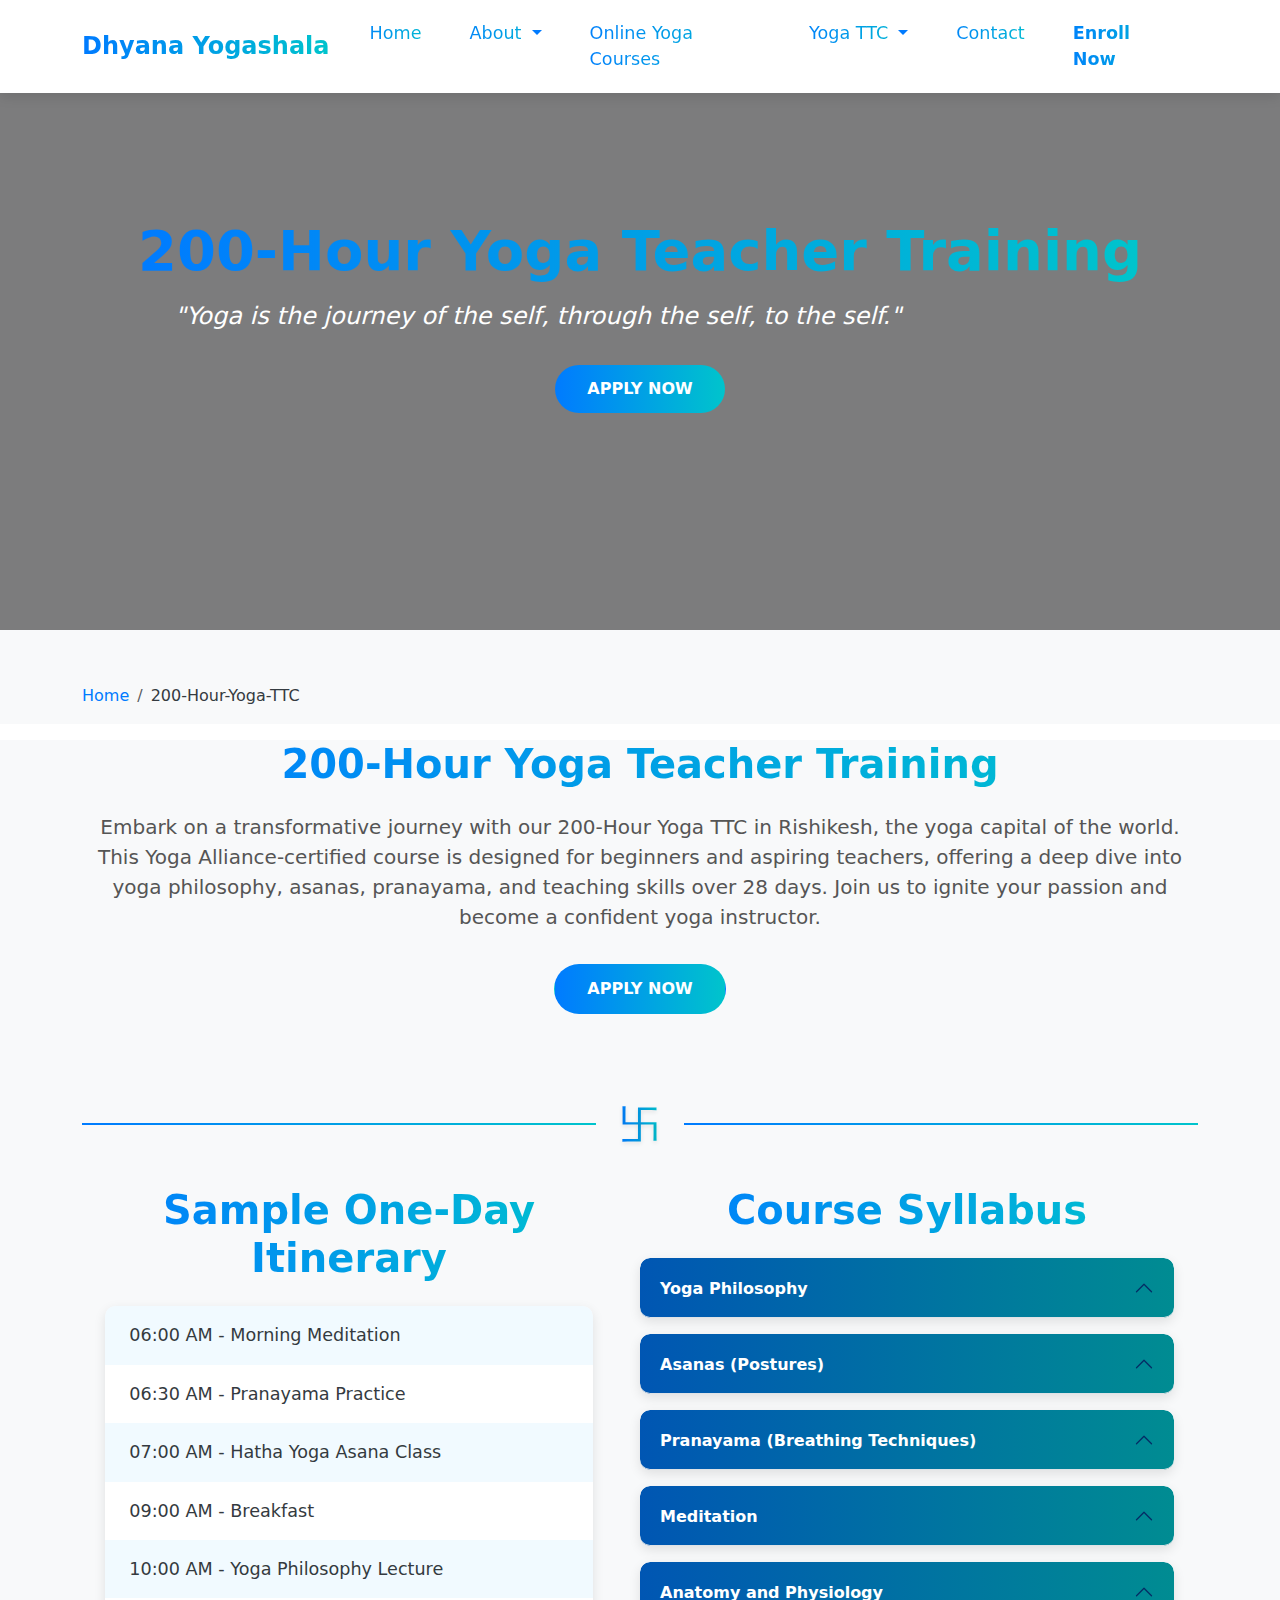
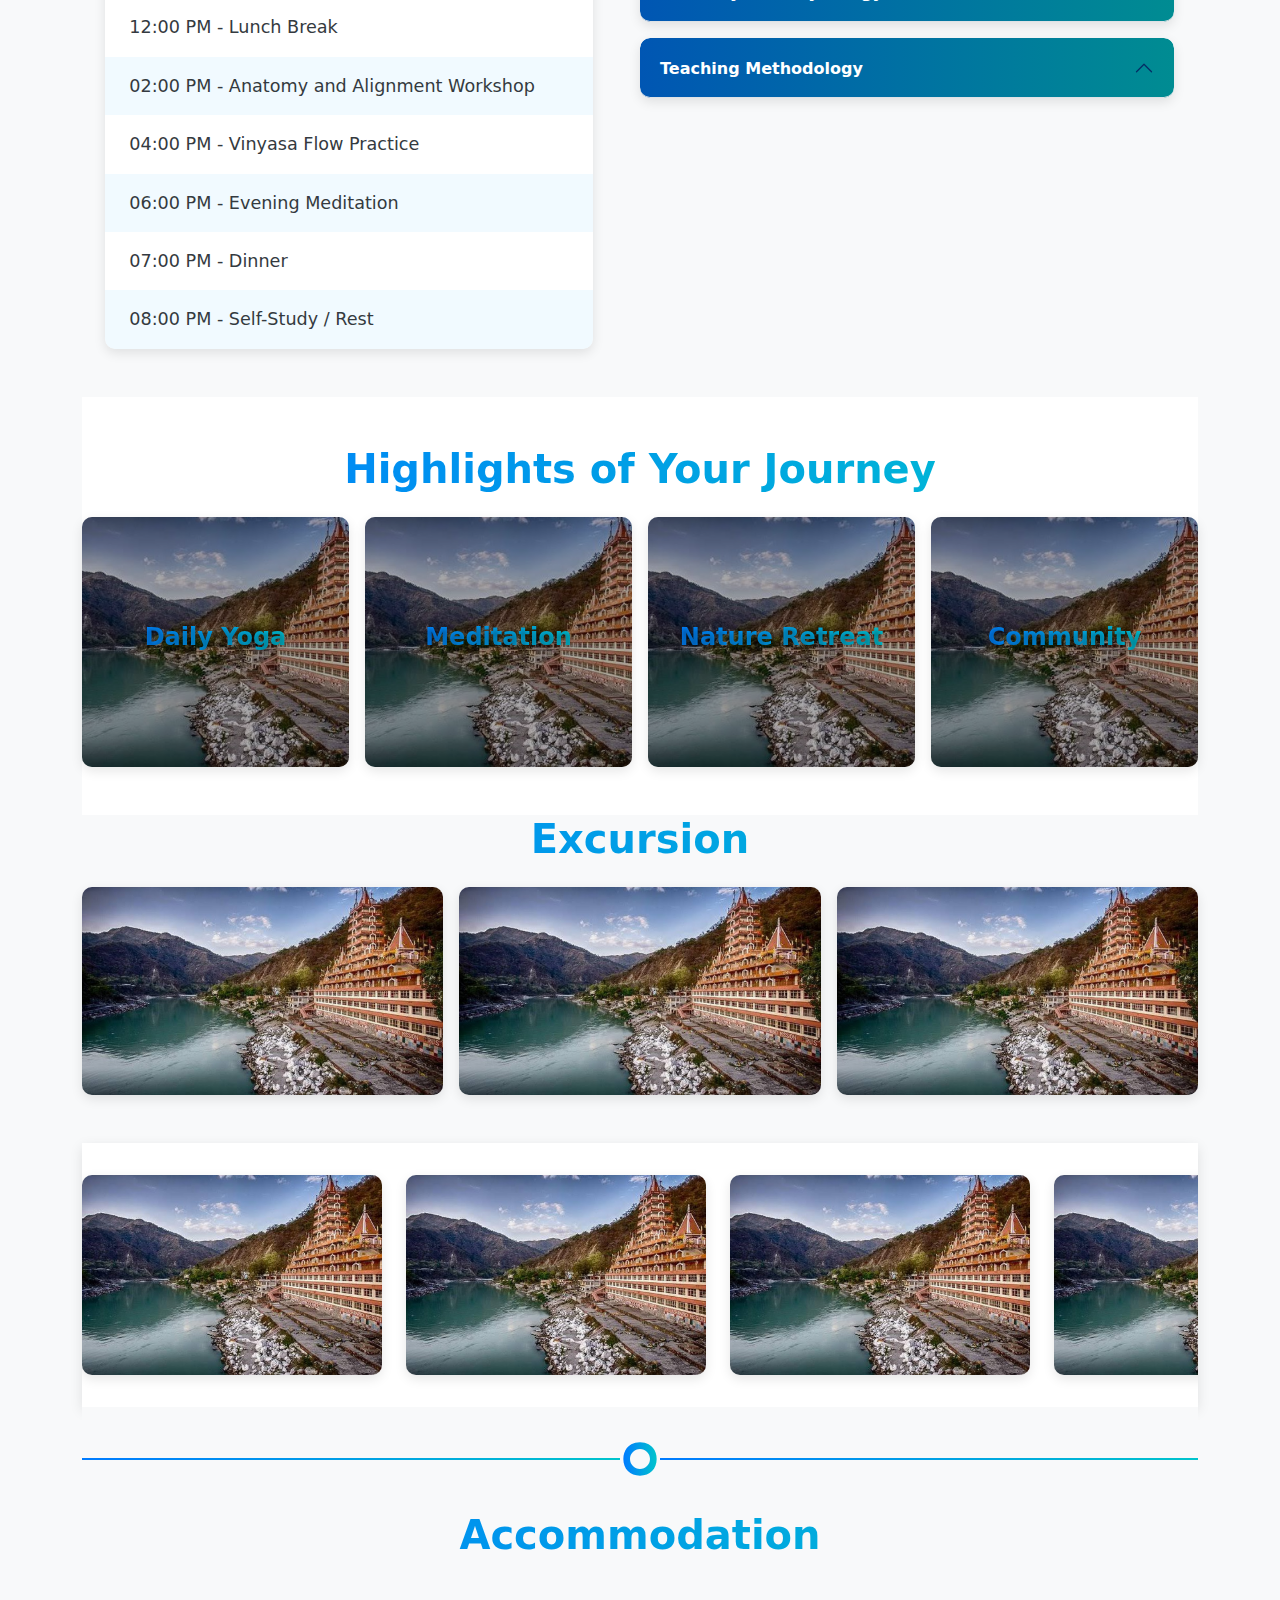
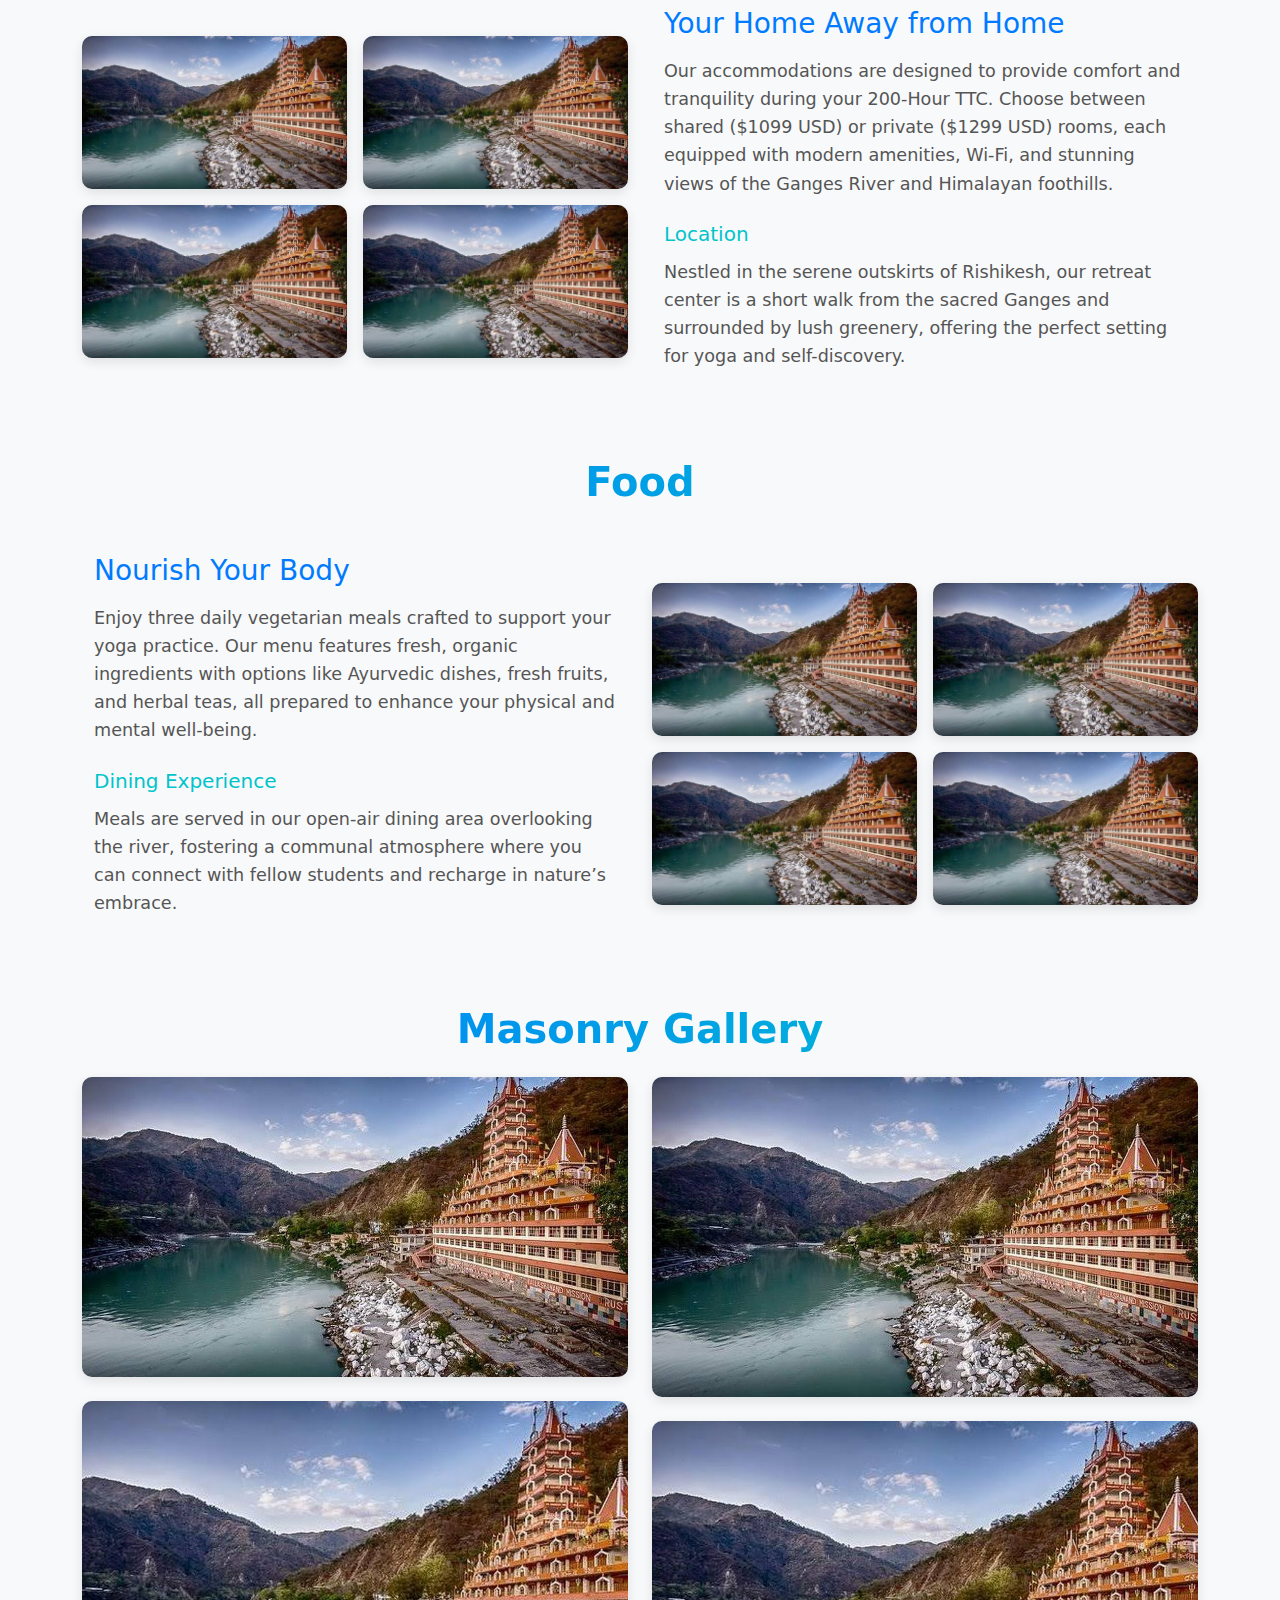
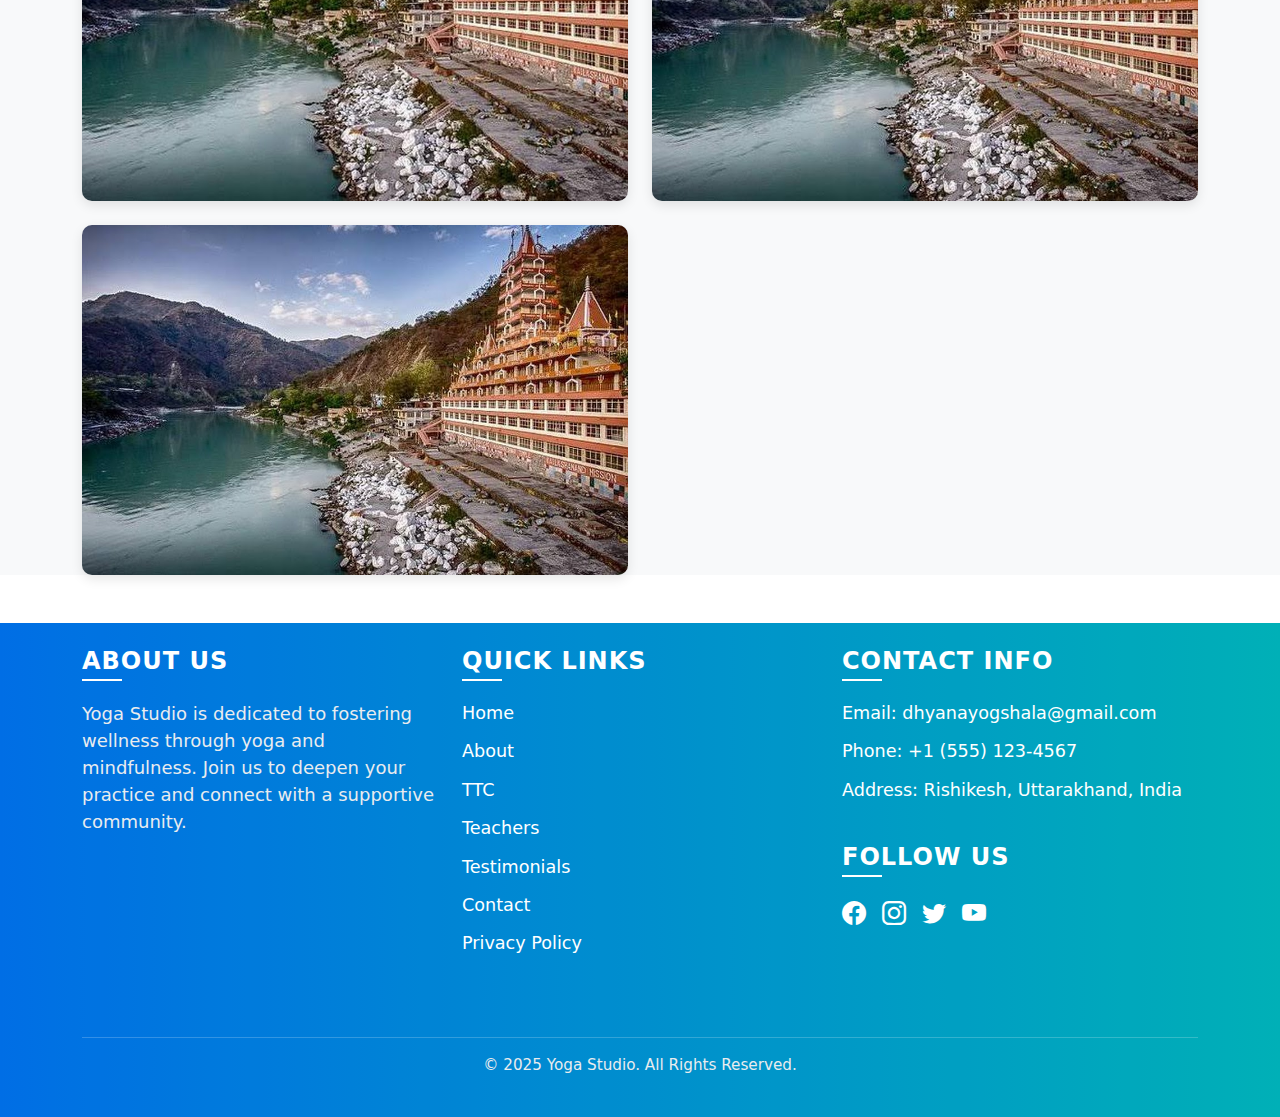
<file: 200-hour-yoga-teacher-training-rishikesh/index.html>
<!DOCTYPE html><html lang="en" data-critters-container><head>
  <meta charset="utf-8">
  <title>Yoga Studio</title>
  <meta name="description" content>
  <meta name="keywords" content>
  <meta name="robots" content="index, follow">
  <!-- Open Graph -->
  <meta property="og:title" content="Yoga Studio">
  <meta property="og:description" content>
  <meta property="og:url" content="undefined">
  <meta property="og:type" content="website">
  <meta property="og:image" content="https://yourdomain.com/assets/images/og-image.jpg">
  <!-- Twitter Card -->
  <meta name="twitter:card" content="summary">
  <meta name="twitter:title" content="Yoga Studio">
  <meta name="twitter:description" content>
  <meta name="twitter:image" content="https://yourdomain.com/assets/images/og-image.jpg">
  <meta name="twitter:site" content="@YourTwitterHandle"> <!-- Replace with your handle -->
  <!-- Canonical -->
  <!-- <link rel="canonical" href=""> -->
  <link rel="canonical" href="undefined">
  <!-- Structured Data Placeholder -->
  <script type="application/ld+json"></script>
  
  <base href="/">
  <meta name="viewport" content="width=device-width, initial-scale=1">
  <link rel="icon" type="image/x-icon" href="favicon.ico">
<style>@charset "UTF-8";body{margin:0;font-family:Arial,sans-serif}html{scroll-behavior:smooth}section{scroll-margin-top:70px}.navbar{background:#fff;box-shadow:0 4px 12px #0000001a;padding:.75rem 1rem;transition:box-shadow .3s ease}.navbar.fixed-top{z-index:1030}.navbar .navbar-brand{font-weight:700;font-size:1.5rem;background:linear-gradient(90deg,#007bff,#00c4cc);-webkit-background-clip:text;background-clip:text;-webkit-text-fill-color:transparent}.navbar .navbar-toggler{border:none;padding:.5rem}.navbar .navbar-toggler .navbar-toggler-icon{background-image:url("data:image/svg+xml,%3csvg xmlns='http://www.w3.org/2000/svg' viewBox='0 0 30 30'%3e%3cpath stroke='rgba(0, 123, 255, 0.9)' stroke-width='2' stroke-linecap='round' stroke-miterlimit='10' d='M4 7h22M4 15h22M4 23h22'/%3e%3c/svg%3e")}.navbar .navbar-toggler:focus{outline:none;box-shadow:0 0 5px #007bff80}.navbar .navbar-nav .nav-item{margin:0 .5rem;position:relative}.navbar .navbar-nav .nav-item .nav-link{background:linear-gradient(90deg,#007bff,#00c4cc);-webkit-background-clip:text;background-clip:text;-webkit-text-fill-color:transparent;font-size:1.1rem;font-weight:500;padding:.75rem 1rem;border-radius:20px;transition:background .3s ease}.navbar .navbar-nav .nav-item .nav-link:hover{background:linear-gradient(90deg,#0056b3,#009faf);-webkit-background-clip:text;background-clip:text;-webkit-text-fill-color:transparent}.navbar .navbar-nav .nav-item .nav-link.dropdown-toggle:after{border-top-color:#007bff;transition:border-top-color .3s ease}.navbar .navbar-nav .nav-item .dropdown-menu{background:#fff;border:none;border-radius:10px;box-shadow:0 6px 12px #00000026;margin-top:0}.navbar .navbar-nav .nav-item .dropdown-menu .dropdown-item{color:#343a40;font-size:1rem;padding:.5rem 1.5rem;transition:background .3s ease,color .3s ease}.navbar .navbar-nav .nav-item .dropdown-menu .dropdown-item:hover{background:linear-gradient(90deg,#007bff,#00c4cc);color:#fff}@media (max-width: 991.98px){.navbar .navbar-nav{padding:1rem 0;background:#fff;border-radius:0 0 10px 10px}.navbar .navbar-nav .nav-item{margin:.5rem 0}.navbar .navbar-nav .nav-item .nav-link{padding:.5rem 1rem;text-align:center}.navbar .navbar-nav .nav-item .dropdown-menu{background:#f8f9fa;text-align:center;box-shadow:none}}.divider-section{display:flex;align-items:center;justify-content:center;padding:2rem 0;background:#f8f9fa}.divider-section .divider-line{flex:1;height:2px;background:linear-gradient(90deg,#007bff,#00c4cc);position:relative;overflow:hidden}.divider-section .divider-line:before{content:"";position:absolute;top:0;left:-100%;width:100%;height:100%;background:#ffffff80;animation:shine 3s infinite linear}.divider-section .divider-icon{margin:0 1.5rem;font-size:40px;font-family:Arial,sans-serif;background:linear-gradient(90deg,#007bff,#00c4cc);-webkit-background-clip:text;background-clip:text;-webkit-text-fill-color:transparent;text-shadow:0 2px 4px rgba(0,0,0,.1);transition:transform .3s ease}@keyframes shine{0%{left:-100%}20%{left:100%}to{left:100%}}:root{--bs-blue:#0d6efd;--bs-indigo:#6610f2;--bs-purple:#6f42c1;--bs-pink:#d63384;--bs-red:#dc3545;--bs-orange:#fd7e14;--bs-yellow:#ffc107;--bs-green:#198754;--bs-teal:#20c997;--bs-cyan:#0dcaf0;--bs-black:#000;--bs-white:#fff;--bs-gray:#6c757d;--bs-gray-dark:#343a40;--bs-gray-100:#f8f9fa;--bs-gray-200:#e9ecef;--bs-gray-300:#dee2e6;--bs-gray-400:#ced4da;--bs-gray-500:#adb5bd;--bs-gray-600:#6c757d;--bs-gray-700:#495057;--bs-gray-800:#343a40;--bs-gray-900:#212529;--bs-primary:#0d6efd;--bs-secondary:#6c757d;--bs-success:#198754;--bs-info:#0dcaf0;--bs-warning:#ffc107;--bs-danger:#dc3545;--bs-light:#f8f9fa;--bs-dark:#212529;--bs-primary-rgb:13,110,253;--bs-secondary-rgb:108,117,125;--bs-success-rgb:25,135,84;--bs-info-rgb:13,202,240;--bs-warning-rgb:255,193,7;--bs-danger-rgb:220,53,69;--bs-light-rgb:248,249,250;--bs-dark-rgb:33,37,41;--bs-primary-text-emphasis:#052c65;--bs-secondary-text-emphasis:#2b2f32;--bs-success-text-emphasis:#0a3622;--bs-info-text-emphasis:#055160;--bs-warning-text-emphasis:#664d03;--bs-danger-text-emphasis:#58151c;--bs-light-text-emphasis:#495057;--bs-dark-text-emphasis:#495057;--bs-primary-bg-subtle:#cfe2ff;--bs-secondary-bg-subtle:#e2e3e5;--bs-success-bg-subtle:#d1e7dd;--bs-info-bg-subtle:#cff4fc;--bs-warning-bg-subtle:#fff3cd;--bs-danger-bg-subtle:#f8d7da;--bs-light-bg-subtle:#fcfcfd;--bs-dark-bg-subtle:#ced4da;--bs-primary-border-subtle:#9ec5fe;--bs-secondary-border-subtle:#c4c8cb;--bs-success-border-subtle:#a3cfbb;--bs-info-border-subtle:#9eeaf9;--bs-warning-border-subtle:#ffe69c;--bs-danger-border-subtle:#f1aeb5;--bs-light-border-subtle:#e9ecef;--bs-dark-border-subtle:#adb5bd;--bs-white-rgb:255,255,255;--bs-black-rgb:0,0,0;--bs-font-sans-serif:system-ui,-apple-system,"Segoe UI",Roboto,"Helvetica Neue","Noto Sans","Liberation Sans",Arial,sans-serif,"Apple Color Emoji","Segoe UI Emoji","Segoe UI Symbol","Noto Color Emoji";--bs-font-monospace:SFMono-Regular,Menlo,Monaco,Consolas,"Liberation Mono","Courier New",monospace;--bs-gradient:linear-gradient(180deg, rgba(255, 255, 255, .15), rgba(255, 255, 255, 0));--bs-body-font-family:var(--bs-font-sans-serif);--bs-body-font-size:1rem;--bs-body-font-weight:400;--bs-body-line-height:1.5;--bs-body-color:#212529;--bs-body-color-rgb:33,37,41;--bs-body-bg:#fff;--bs-body-bg-rgb:255,255,255;--bs-emphasis-color:#000;--bs-emphasis-color-rgb:0,0,0;--bs-secondary-color:rgba(33, 37, 41, .75);--bs-secondary-color-rgb:33,37,41;--bs-secondary-bg:#e9ecef;--bs-secondary-bg-rgb:233,236,239;--bs-tertiary-color:rgba(33, 37, 41, .5);--bs-tertiary-color-rgb:33,37,41;--bs-tertiary-bg:#f8f9fa;--bs-tertiary-bg-rgb:248,249,250;--bs-heading-color:inherit;--bs-link-color:#0d6efd;--bs-link-color-rgb:13,110,253;--bs-link-decoration:underline;--bs-link-hover-color:#0a58ca;--bs-link-hover-color-rgb:10,88,202;--bs-code-color:#d63384;--bs-highlight-color:#212529;--bs-highlight-bg:#fff3cd;--bs-border-width:1px;--bs-border-style:solid;--bs-border-color:#dee2e6;--bs-border-color-translucent:rgba(0, 0, 0, .175);--bs-border-radius:.375rem;--bs-border-radius-sm:.25rem;--bs-border-radius-lg:.5rem;--bs-border-radius-xl:1rem;--bs-border-radius-xxl:2rem;--bs-border-radius-2xl:var(--bs-border-radius-xxl);--bs-border-radius-pill:50rem;--bs-box-shadow:0 .5rem 1rem rgba(0, 0, 0, .15);--bs-box-shadow-sm:0 .125rem .25rem rgba(0, 0, 0, .075);--bs-box-shadow-lg:0 1rem 3rem rgba(0, 0, 0, .175);--bs-box-shadow-inset:inset 0 1px 2px rgba(0, 0, 0, .075);--bs-focus-ring-width:.25rem;--bs-focus-ring-opacity:.25;--bs-focus-ring-color:rgba(13, 110, 253, .25);--bs-form-valid-color:#198754;--bs-form-valid-border-color:#198754;--bs-form-invalid-color:#dc3545;--bs-form-invalid-border-color:#dc3545}*,:after,:before{box-sizing:border-box}@media (prefers-reduced-motion:no-preference){:root{scroll-behavior:smooth}}body{margin:0;font-family:var(--bs-body-font-family);font-size:var(--bs-body-font-size);font-weight:var(--bs-body-font-weight);line-height:var(--bs-body-line-height);color:var(--bs-body-color);text-align:var(--bs-body-text-align);background-color:var(--bs-body-bg);-webkit-text-size-adjust:100%;-webkit-tap-highlight-color:transparent}h1,h2,h3,h4,h5{margin-top:0;margin-bottom:.5rem;font-weight:500;line-height:1.2;color:var(--bs-heading-color)}h1{font-size:calc(1.375rem + 1.5vw)}@media (min-width:1200px){h1{font-size:2.5rem}}h2{font-size:calc(1.325rem + .9vw)}@media (min-width:1200px){h2{font-size:2rem}}h3{font-size:calc(1.3rem + .6vw)}@media (min-width:1200px){h3{font-size:1.75rem}}h4{font-size:calc(1.275rem + .3vw)}@media (min-width:1200px){h4{font-size:1.5rem}}h5{font-size:1.25rem}p{margin-top:0;margin-bottom:1rem}ol,ul{padding-left:2rem}ol,ul{margin-top:0;margin-bottom:1rem}ul ul{margin-bottom:0}blockquote{margin:0 0 1rem}a{color:rgba(var(--bs-link-color-rgb),var(--bs-link-opacity,1));text-decoration:underline}a:hover{--bs-link-color-rgb:var(--bs-link-hover-color-rgb)}a:not([href]):not([class]),a:not([href]):not([class]):hover{color:inherit;text-decoration:none}img,svg{vertical-align:middle}button{border-radius:0}button:focus:not(:focus-visible){outline:0}button{margin:0;font-family:inherit;font-size:inherit;line-height:inherit}button{text-transform:none}[role=button]{cursor:pointer}[type=button],button{-webkit-appearance:button}[type=button]:not(:disabled),button:not(:disabled){cursor:pointer}.lead{font-size:1.25rem;font-weight:300}.list-unstyled{padding-left:0;list-style:none}.img-fluid{max-width:100%;height:auto}.container{--bs-gutter-x:1.5rem;--bs-gutter-y:0;width:100%;padding-right:calc(var(--bs-gutter-x) * .5);padding-left:calc(var(--bs-gutter-x) * .5);margin-right:auto;margin-left:auto}@media (min-width:576px){.container{max-width:540px}}@media (min-width:768px){.container{max-width:720px}}@media (min-width:992px){.container{max-width:960px}}@media (min-width:1200px){.container{max-width:1140px}}@media (min-width:1400px){.container{max-width:1320px}}:root{--bs-breakpoint-xs:0;--bs-breakpoint-sm:576px;--bs-breakpoint-md:768px;--bs-breakpoint-lg:992px;--bs-breakpoint-xl:1200px;--bs-breakpoint-xxl:1400px}.row{--bs-gutter-x:1.5rem;--bs-gutter-y:0;display:flex;flex-wrap:wrap;margin-top:calc(-1 * var(--bs-gutter-y));margin-right:calc(-.5 * var(--bs-gutter-x));margin-left:calc(-.5 * var(--bs-gutter-x))}.row>*{flex-shrink:0;width:100%;max-width:100%;padding-right:calc(var(--bs-gutter-x) * .5);padding-left:calc(var(--bs-gutter-x) * .5);margin-top:var(--bs-gutter-y)}.col-6{flex:0 0 auto;width:50%}.col-12{flex:0 0 auto;width:100%}.g-3{--bs-gutter-x:1rem}.g-3{--bs-gutter-y:1rem}@media (min-width:576px){.col-sm-6{flex:0 0 auto;width:50%}}@media (min-width:768px){.col-md-3{flex:0 0 auto;width:25%}.col-md-4{flex:0 0 auto;width:33.33333333%}.col-md-6{flex:0 0 auto;width:50%}.col-md-11{flex:0 0 auto;width:91.66666667%}}@media (min-width:992px){.col-lg-6{flex:0 0 auto;width:50%}.col-lg-12{flex:0 0 auto;width:100%}}.btn{--bs-btn-padding-x:.75rem;--bs-btn-padding-y:.375rem;--bs-btn-font-family: ;--bs-btn-font-size:1rem;--bs-btn-font-weight:400;--bs-btn-line-height:1.5;--bs-btn-color:var(--bs-body-color);--bs-btn-bg:transparent;--bs-btn-border-width:var(--bs-border-width);--bs-btn-border-color:transparent;--bs-btn-border-radius:var(--bs-border-radius);--bs-btn-hover-border-color:transparent;--bs-btn-box-shadow:inset 0 1px 0 rgba(255, 255, 255, .15),0 1px 1px rgba(0, 0, 0, .075);--bs-btn-disabled-opacity:.65;--bs-btn-focus-box-shadow:0 0 0 .25rem rgba(var(--bs-btn-focus-shadow-rgb), .5);display:inline-block;padding:var(--bs-btn-padding-y) var(--bs-btn-padding-x);font-family:var(--bs-btn-font-family);font-size:var(--bs-btn-font-size);font-weight:var(--bs-btn-font-weight);line-height:var(--bs-btn-line-height);color:var(--bs-btn-color);text-align:center;text-decoration:none;vertical-align:middle;cursor:pointer;-webkit-user-select:none;-moz-user-select:none;user-select:none;border:var(--bs-btn-border-width) solid var(--bs-btn-border-color);border-radius:var(--bs-btn-border-radius);background-color:var(--bs-btn-bg);transition:color .15s ease-in-out,background-color .15s ease-in-out,border-color .15s ease-in-out,box-shadow .15s ease-in-out}@media (prefers-reduced-motion:reduce){.btn{transition:none}}.btn:hover{color:var(--bs-btn-hover-color);background-color:var(--bs-btn-hover-bg);border-color:var(--bs-btn-hover-border-color)}.btn:focus-visible{color:var(--bs-btn-hover-color);background-color:var(--bs-btn-hover-bg);border-color:var(--bs-btn-hover-border-color);outline:0;box-shadow:var(--bs-btn-focus-box-shadow)}.btn:first-child:active,:not(.btn-check)+.btn:active{color:var(--bs-btn-active-color);background-color:var(--bs-btn-active-bg);border-color:var(--bs-btn-active-border-color)}.btn:first-child:active:focus-visible,:not(.btn-check)+.btn:active:focus-visible{box-shadow:var(--bs-btn-focus-box-shadow)}.btn:disabled{color:var(--bs-btn-disabled-color);pointer-events:none;background-color:var(--bs-btn-disabled-bg);border-color:var(--bs-btn-disabled-border-color);opacity:var(--bs-btn-disabled-opacity)}.collapse:not(.show){display:none}.dropdown{position:relative}.dropdown-toggle{white-space:nowrap}.dropdown-toggle:after{display:inline-block;margin-left:.255em;vertical-align:.255em;content:"";border-top:.3em solid;border-right:.3em solid transparent;border-bottom:0;border-left:.3em solid transparent}.dropdown-toggle:empty:after{margin-left:0}.dropdown-menu{--bs-dropdown-zindex:1000;--bs-dropdown-min-width:10rem;--bs-dropdown-padding-x:0;--bs-dropdown-padding-y:.5rem;--bs-dropdown-spacer:.125rem;--bs-dropdown-font-size:1rem;--bs-dropdown-color:var(--bs-body-color);--bs-dropdown-bg:var(--bs-body-bg);--bs-dropdown-border-color:var(--bs-border-color-translucent);--bs-dropdown-border-radius:var(--bs-border-radius);--bs-dropdown-border-width:var(--bs-border-width);--bs-dropdown-inner-border-radius:calc(var(--bs-border-radius) - var(--bs-border-width));--bs-dropdown-divider-bg:var(--bs-border-color-translucent);--bs-dropdown-divider-margin-y:.5rem;--bs-dropdown-box-shadow:var(--bs-box-shadow);--bs-dropdown-link-color:var(--bs-body-color);--bs-dropdown-link-hover-color:var(--bs-body-color);--bs-dropdown-link-hover-bg:var(--bs-tertiary-bg);--bs-dropdown-link-active-color:#fff;--bs-dropdown-link-active-bg:#0d6efd;--bs-dropdown-link-disabled-color:var(--bs-tertiary-color);--bs-dropdown-item-padding-x:1rem;--bs-dropdown-item-padding-y:.25rem;--bs-dropdown-header-color:#6c757d;--bs-dropdown-header-padding-x:1rem;--bs-dropdown-header-padding-y:.5rem;position:absolute;z-index:var(--bs-dropdown-zindex);display:none;min-width:var(--bs-dropdown-min-width);padding:var(--bs-dropdown-padding-y) var(--bs-dropdown-padding-x);margin:0;font-size:var(--bs-dropdown-font-size);color:var(--bs-dropdown-color);text-align:left;list-style:none;background-color:var(--bs-dropdown-bg);background-clip:padding-box;border:var(--bs-dropdown-border-width) solid var(--bs-dropdown-border-color);border-radius:var(--bs-dropdown-border-radius)}.dropdown-item{display:block;width:100%;padding:var(--bs-dropdown-item-padding-y) var(--bs-dropdown-item-padding-x);clear:both;font-weight:400;color:var(--bs-dropdown-link-color);text-align:inherit;text-decoration:none;white-space:nowrap;background-color:transparent;border:0;border-radius:var(--bs-dropdown-item-border-radius,0)}.dropdown-item:focus,.dropdown-item:hover{color:var(--bs-dropdown-link-hover-color);background-color:var(--bs-dropdown-link-hover-bg)}.dropdown-item:active{color:var(--bs-dropdown-link-active-color);text-decoration:none;background-color:var(--bs-dropdown-link-active-bg)}.dropdown-item:disabled{color:var(--bs-dropdown-link-disabled-color);pointer-events:none;background-color:transparent}.nav-link{display:block;padding:var(--bs-nav-link-padding-y) var(--bs-nav-link-padding-x);font-size:var(--bs-nav-link-font-size);font-weight:var(--bs-nav-link-font-weight);color:var(--bs-nav-link-color);text-decoration:none;background:0 0;border:0;transition:color .15s ease-in-out,background-color .15s ease-in-out,border-color .15s ease-in-out}@media (prefers-reduced-motion:reduce){.nav-link{transition:none}}.nav-link:focus,.nav-link:hover{color:var(--bs-nav-link-hover-color)}.nav-link:focus-visible{outline:0;box-shadow:0 0 0 .25rem #0d6efd40}.nav-link:disabled{color:var(--bs-nav-link-disabled-color);pointer-events:none;cursor:default}.navbar{--bs-navbar-padding-x:0;--bs-navbar-padding-y:.5rem;--bs-navbar-color:rgba(var(--bs-emphasis-color-rgb), .65);--bs-navbar-hover-color:rgba(var(--bs-emphasis-color-rgb), .8);--bs-navbar-disabled-color:rgba(var(--bs-emphasis-color-rgb), .3);--bs-navbar-active-color:rgba(var(--bs-emphasis-color-rgb), 1);--bs-navbar-brand-padding-y:.3125rem;--bs-navbar-brand-margin-end:1rem;--bs-navbar-brand-font-size:1.25rem;--bs-navbar-brand-color:rgba(var(--bs-emphasis-color-rgb), 1);--bs-navbar-brand-hover-color:rgba(var(--bs-emphasis-color-rgb), 1);--bs-navbar-nav-link-padding-x:.5rem;--bs-navbar-toggler-padding-y:.25rem;--bs-navbar-toggler-padding-x:.75rem;--bs-navbar-toggler-font-size:1.25rem;--bs-navbar-toggler-icon-bg:url("data:image/svg+xml,%3csvg xmlns='http://www.w3.org/2000/svg' viewBox='0 0 30 30'%3e%3cpath stroke='rgba%2833, 37, 41, 0.75%29' stroke-linecap='round' stroke-miterlimit='10' stroke-width='2' d='M4 7h22M4 15h22M4 23h22'/%3e%3c/svg%3e");--bs-navbar-toggler-border-color:rgba(var(--bs-emphasis-color-rgb), .15);--bs-navbar-toggler-border-radius:var(--bs-border-radius);--bs-navbar-toggler-focus-width:.25rem;--bs-navbar-toggler-transition:box-shadow .15s ease-in-out;position:relative;display:flex;flex-wrap:wrap;align-items:center;justify-content:space-between;padding:var(--bs-navbar-padding-y) var(--bs-navbar-padding-x)}.navbar>.container{display:flex;flex-wrap:inherit;align-items:center;justify-content:space-between}.navbar-brand{padding-top:var(--bs-navbar-brand-padding-y);padding-bottom:var(--bs-navbar-brand-padding-y);margin-right:var(--bs-navbar-brand-margin-end);font-size:var(--bs-navbar-brand-font-size);color:var(--bs-navbar-brand-color);text-decoration:none;white-space:nowrap}.navbar-brand:focus,.navbar-brand:hover{color:var(--bs-navbar-brand-hover-color)}.navbar-nav{--bs-nav-link-padding-x:0;--bs-nav-link-padding-y:.5rem;--bs-nav-link-font-weight: ;--bs-nav-link-color:var(--bs-navbar-color);--bs-nav-link-hover-color:var(--bs-navbar-hover-color);--bs-nav-link-disabled-color:var(--bs-navbar-disabled-color);display:flex;flex-direction:column;padding-left:0;margin-bottom:0;list-style:none}.navbar-nav .dropdown-menu{position:static}.navbar-collapse{flex-basis:100%;flex-grow:1;align-items:center}.navbar-toggler{padding:var(--bs-navbar-toggler-padding-y) var(--bs-navbar-toggler-padding-x);font-size:var(--bs-navbar-toggler-font-size);line-height:1;color:var(--bs-navbar-color);background-color:transparent;border:var(--bs-border-width) solid var(--bs-navbar-toggler-border-color);border-radius:var(--bs-navbar-toggler-border-radius);transition:var(--bs-navbar-toggler-transition)}@media (prefers-reduced-motion:reduce){.navbar-toggler{transition:none}}.navbar-toggler:hover{text-decoration:none}.navbar-toggler:focus{text-decoration:none;outline:0;box-shadow:0 0 0 var(--bs-navbar-toggler-focus-width)}.navbar-toggler-icon{display:inline-block;width:1.5em;height:1.5em;vertical-align:middle;background-image:var(--bs-navbar-toggler-icon-bg);background-repeat:no-repeat;background-position:center;background-size:100%}@media (min-width:992px){.navbar-expand-lg{flex-wrap:nowrap;justify-content:flex-start}.navbar-expand-lg .navbar-nav{flex-direction:row}.navbar-expand-lg .navbar-nav .dropdown-menu{position:absolute}.navbar-expand-lg .navbar-nav .nav-link{padding-right:var(--bs-navbar-nav-link-padding-x);padding-left:var(--bs-navbar-nav-link-padding-x)}.navbar-expand-lg .navbar-collapse{display:flex!important;flex-basis:auto}.navbar-expand-lg .navbar-toggler{display:none}}.accordion{--bs-accordion-color:var(--bs-body-color);--bs-accordion-bg:var(--bs-body-bg);--bs-accordion-transition:color .15s ease-in-out,background-color .15s ease-in-out,border-color .15s ease-in-out,box-shadow .15s ease-in-out,border-radius .15s ease;--bs-accordion-border-color:var(--bs-border-color);--bs-accordion-border-width:var(--bs-border-width);--bs-accordion-border-radius:var(--bs-border-radius);--bs-accordion-inner-border-radius:calc(var(--bs-border-radius) - (var(--bs-border-width)));--bs-accordion-btn-padding-x:1.25rem;--bs-accordion-btn-padding-y:1rem;--bs-accordion-btn-color:var(--bs-body-color);--bs-accordion-btn-bg:var(--bs-accordion-bg);--bs-accordion-btn-icon:url("data:image/svg+xml,%3csvg xmlns='http://www.w3.org/2000/svg' viewBox='0 0 16 16' fill='none' stroke='%23212529' stroke-linecap='round' stroke-linejoin='round'%3e%3cpath d='M2 5L8 11L14 5'/%3e%3c/svg%3e");--bs-accordion-btn-icon-width:1.25rem;--bs-accordion-btn-icon-transform:rotate(-180deg);--bs-accordion-btn-icon-transition:transform .2s ease-in-out;--bs-accordion-btn-active-icon:url("data:image/svg+xml,%3csvg xmlns='http://www.w3.org/2000/svg' viewBox='0 0 16 16' fill='none' stroke='%23052c65' stroke-linecap='round' stroke-linejoin='round'%3e%3cpath d='M2 5L8 11L14 5'/%3e%3c/svg%3e");--bs-accordion-btn-focus-box-shadow:0 0 0 .25rem rgba(13, 110, 253, .25);--bs-accordion-body-padding-x:1.25rem;--bs-accordion-body-padding-y:1rem;--bs-accordion-active-color:var(--bs-primary-text-emphasis);--bs-accordion-active-bg:var(--bs-primary-bg-subtle)}.accordion-button{position:relative;display:flex;align-items:center;width:100%;padding:var(--bs-accordion-btn-padding-y) var(--bs-accordion-btn-padding-x);font-size:1rem;color:var(--bs-accordion-btn-color);text-align:left;background-color:var(--bs-accordion-btn-bg);border:0;border-radius:0;overflow-anchor:none;transition:var(--bs-accordion-transition)}@media (prefers-reduced-motion:reduce){.accordion-button{transition:none}}.accordion-button:not(.collapsed){color:var(--bs-accordion-active-color);background-color:var(--bs-accordion-active-bg);box-shadow:inset 0 calc(-1 * var(--bs-accordion-border-width)) 0 var(--bs-accordion-border-color)}.accordion-button:not(.collapsed):after{background-image:var(--bs-accordion-btn-active-icon);transform:var(--bs-accordion-btn-icon-transform)}.accordion-button:after{flex-shrink:0;width:var(--bs-accordion-btn-icon-width);height:var(--bs-accordion-btn-icon-width);margin-left:auto;content:"";background-image:var(--bs-accordion-btn-icon);background-repeat:no-repeat;background-size:var(--bs-accordion-btn-icon-width);transition:var(--bs-accordion-btn-icon-transition)}@media (prefers-reduced-motion:reduce){.accordion-button:after{transition:none}}.accordion-button:hover{z-index:2}.accordion-button:focus{z-index:3;outline:0;box-shadow:var(--bs-accordion-btn-focus-box-shadow)}.accordion-header{margin-bottom:0}.accordion-item{color:var(--bs-accordion-color);background-color:var(--bs-accordion-bg);border:var(--bs-accordion-border-width) solid var(--bs-accordion-border-color)}.accordion-item:first-of-type{border-top-left-radius:var(--bs-accordion-border-radius);border-top-right-radius:var(--bs-accordion-border-radius)}.accordion-item:first-of-type>.accordion-header .accordion-button{border-top-left-radius:var(--bs-accordion-inner-border-radius);border-top-right-radius:var(--bs-accordion-inner-border-radius)}.accordion-item:not(:first-of-type){border-top:0}.accordion-item:last-of-type{border-bottom-right-radius:var(--bs-accordion-border-radius);border-bottom-left-radius:var(--bs-accordion-border-radius)}.accordion-item:last-of-type>.accordion-collapse{border-bottom-right-radius:var(--bs-accordion-border-radius);border-bottom-left-radius:var(--bs-accordion-border-radius)}.accordion-body{padding:var(--bs-accordion-body-padding-y) var(--bs-accordion-body-padding-x)}.breadcrumb{--bs-breadcrumb-padding-x:0;--bs-breadcrumb-padding-y:0;--bs-breadcrumb-margin-bottom:1rem;--bs-breadcrumb-bg: ;--bs-breadcrumb-border-radius: ;--bs-breadcrumb-divider-color:var(--bs-secondary-color);--bs-breadcrumb-item-padding-x:.5rem;--bs-breadcrumb-item-active-color:var(--bs-secondary-color);display:flex;flex-wrap:wrap;padding:var(--bs-breadcrumb-padding-y) var(--bs-breadcrumb-padding-x);margin-bottom:var(--bs-breadcrumb-margin-bottom);font-size:var(--bs-breadcrumb-font-size);list-style:none;background-color:var(--bs-breadcrumb-bg);border-radius:var(--bs-breadcrumb-border-radius)}.breadcrumb-item+.breadcrumb-item{padding-left:var(--bs-breadcrumb-item-padding-x)}.breadcrumb-item+.breadcrumb-item:before{float:left;padding-right:var(--bs-breadcrumb-item-padding-x);color:var(--bs-breadcrumb-divider-color);content:var(--bs-breadcrumb-divider, "/")}.breadcrumb-item.active{color:var(--bs-breadcrumb-item-active-color)}.list-group{--bs-list-group-color:var(--bs-body-color);--bs-list-group-bg:var(--bs-body-bg);--bs-list-group-border-color:var(--bs-border-color);--bs-list-group-border-width:var(--bs-border-width);--bs-list-group-border-radius:var(--bs-border-radius);--bs-list-group-item-padding-x:1rem;--bs-list-group-item-padding-y:.5rem;--bs-list-group-action-color:var(--bs-secondary-color);--bs-list-group-action-hover-color:var(--bs-emphasis-color);--bs-list-group-action-hover-bg:var(--bs-tertiary-bg);--bs-list-group-action-active-color:var(--bs-body-color);--bs-list-group-action-active-bg:var(--bs-secondary-bg);--bs-list-group-disabled-color:var(--bs-secondary-color);--bs-list-group-disabled-bg:var(--bs-body-bg);--bs-list-group-active-color:#fff;--bs-list-group-active-bg:#0d6efd;--bs-list-group-active-border-color:#0d6efd;display:flex;flex-direction:column;padding-left:0;margin-bottom:0;border-radius:var(--bs-list-group-border-radius)}.list-group-item{position:relative;display:block;padding:var(--bs-list-group-item-padding-y) var(--bs-list-group-item-padding-x);color:var(--bs-list-group-color);text-decoration:none;background-color:var(--bs-list-group-bg);border:var(--bs-list-group-border-width) solid var(--bs-list-group-border-color)}.list-group-item:first-child{border-top-left-radius:inherit;border-top-right-radius:inherit}.list-group-item:last-child{border-bottom-right-radius:inherit;border-bottom-left-radius:inherit}.list-group-item:disabled{color:var(--bs-list-group-disabled-color);pointer-events:none;background-color:var(--bs-list-group-disabled-bg)}.list-group-item+.list-group-item{border-top-width:0}.fixed-top{position:fixed;top:0;right:0;left:0;z-index:1030}.justify-content-center{justify-content:center!important}.align-items-center{align-items:center!important}.mt-3{margin-top:1rem!important}.me-3{margin-right:1rem!important}.mb-3{margin-bottom:1rem!important}.mb-4{margin-bottom:1.5rem!important}.mb-5{margin-bottom:3rem!important}.ms-auto{margin-left:auto!important}.py-4{padding-top:1.5rem!important;padding-bottom:1.5rem!important}.text-center{text-align:center!important}.text-white{--bs-text-opacity:1;color:rgba(var(--bs-white-rgb),var(--bs-text-opacity))!important}@media (min-width:768px){.order-md-1{order:1!important}.order-md-2{order:2!important}}@font-face{font-display:block;font-family:bootstrap-icons;src:url("./media/bootstrap-icons-X6UQXWUS.woff2?dd67030699838ea613ee6dbda90effa6") format("woff2"),url("./media/bootstrap-icons-OCU552PF.woff?dd67030699838ea613ee6dbda90effa6") format("woff")}.bi:before{display:inline-block;font-family:bootstrap-icons!important;font-style:normal;font-weight:400!important;font-variant:normal;text-transform:none;line-height:1;vertical-align:-.125em;-webkit-font-smoothing:antialiased;-moz-osx-font-smoothing:grayscale}.bi-facebook:before{content:"\f344"}.bi-instagram:before{content:"\f437"}.bi-twitter:before{content:"\f5ef"}.bi-youtube:before{content:"\f62b"}
</style><link rel="stylesheet" href="styles-6RYCWQRS.css" media="print" onload="this.media='all'"><noscript><link rel="stylesheet" href="styles-6RYCWQRS.css"></noscript><link rel="modulepreload" href="chunk-WIPCSWDR.js"><link rel="modulepreload" href="chunk-6ZTKLO7Z.js"><link rel="modulepreload" href="chunk-3EOU6N2V.js"><style ng-app-id="ng">#yoga-ttc[_ngcontent-ng-c1674894638]{background:#f8f9fa}#yoga-ttc[_ngcontent-ng-c1674894638]   h2[_ngcontent-ng-c1674894638]{background:linear-gradient(90deg,#007bff,#00c4cc);-webkit-background-clip:text;background-clip:text;-webkit-text-fill-color:transparent;font-size:2.5rem;font-weight:700}#yoga-ttc[_ngcontent-ng-c1674894638]   .ttc-card[_ngcontent-ng-c1674894638]{border:none;border-radius:15px;box-shadow:0 6px 18px #0000001a;background:#fff;overflow:hidden;transition:transform .3s ease,box-shadow .3s ease}#yoga-ttc[_ngcontent-ng-c1674894638]   .ttc-card[_ngcontent-ng-c1674894638]:hover{transform:translateY(-8px);box-shadow:0 12px 24px #00000026}#yoga-ttc[_ngcontent-ng-c1674894638]   .ttc-card[_ngcontent-ng-c1674894638]   .carousel[_ngcontent-ng-c1674894638]   .carousel-inner[_ngcontent-ng-c1674894638]{border-radius:10px 10px 0 0;overflow:hidden}#yoga-ttc[_ngcontent-ng-c1674894638]   .ttc-card[_ngcontent-ng-c1674894638]   .carousel[_ngcontent-ng-c1674894638]   .carousel-item[_ngcontent-ng-c1674894638]   img[_ngcontent-ng-c1674894638]{height:250px;object-fit:cover}#yoga-ttc[_ngcontent-ng-c1674894638]   .ttc-card[_ngcontent-ng-c1674894638]   .carousel[_ngcontent-ng-c1674894638]   .carousel-control-prev[_ngcontent-ng-c1674894638], #yoga-ttc[_ngcontent-ng-c1674894638]   .ttc-card[_ngcontent-ng-c1674894638]   .carousel[_ngcontent-ng-c1674894638]   .carousel-control-next[_ngcontent-ng-c1674894638]{width:10%;opacity:.7}#yoga-ttc[_ngcontent-ng-c1674894638]   .ttc-card[_ngcontent-ng-c1674894638]   .carousel[_ngcontent-ng-c1674894638]   .carousel-control-prev[_ngcontent-ng-c1674894638]:hover, #yoga-ttc[_ngcontent-ng-c1674894638]   .ttc-card[_ngcontent-ng-c1674894638]   .carousel[_ngcontent-ng-c1674894638]   .carousel-control-next[_ngcontent-ng-c1674894638]:hover{opacity:1}#yoga-ttc[_ngcontent-ng-c1674894638]   .ttc-card[_ngcontent-ng-c1674894638]   .card-header[_ngcontent-ng-c1674894638]{background:#fff;padding:1.5rem;border-bottom:2px solid #e9ecef;position:relative;display:flex;justify-content:space-between;align-items:center}#yoga-ttc[_ngcontent-ng-c1674894638]   .ttc-card[_ngcontent-ng-c1674894638]   .card-header[_ngcontent-ng-c1674894638]   .card-title[_ngcontent-ng-c1674894638]{font-size:2rem;background:linear-gradient(90deg,#007bff,#00c4cc);-webkit-background-clip:text;background-clip:text;-webkit-text-fill-color:transparent;margin:0}#yoga-ttc[_ngcontent-ng-c1674894638]   .ttc-card[_ngcontent-ng-c1674894638]   .card-header[_ngcontent-ng-c1674894638]   .early-bird-badge[_ngcontent-ng-c1674894638]{background:linear-gradient(90deg,#007bff,#00c4cc);color:#fff;font-size:1rem;font-weight:700;padding:.5rem 1rem;border-radius:25px;box-shadow:0 2px 6px #0000001a}#yoga-ttc[_ngcontent-ng-c1674894638]   .ttc-card[_ngcontent-ng-c1674894638]   .card-body[_ngcontent-ng-c1674894638]{padding:2rem}#yoga-ttc[_ngcontent-ng-c1674894638]   .ttc-card[_ngcontent-ng-c1674894638]   .card-body[_ngcontent-ng-c1674894638]   .ttc-about[_ngcontent-ng-c1674894638]{font-size:1.1rem;color:#495057;line-height:1.6}#yoga-ttc[_ngcontent-ng-c1674894638]   .ttc-card[_ngcontent-ng-c1674894638]   .card-body[_ngcontent-ng-c1674894638]   .ttc-details[_ngcontent-ng-c1674894638]   li[_ngcontent-ng-c1674894638]{font-size:1.1rem;color:#495057;margin-bottom:.75rem}#yoga-ttc[_ngcontent-ng-c1674894638]   .ttc-card[_ngcontent-ng-c1674894638]   .card-body[_ngcontent-ng-c1674894638]   .ttc-details[_ngcontent-ng-c1674894638]   li[_ngcontent-ng-c1674894638]   strong[_ngcontent-ng-c1674894638]{color:#343a40;font-weight:600}#yoga-ttc[_ngcontent-ng-c1674894638]   .ttc-card[_ngcontent-ng-c1674894638]   .card-body[_ngcontent-ng-c1674894638]   h4[_ngcontent-ng-c1674894638]{font-size:1.5rem;color:#007bff;margin-bottom:1.25rem;position:relative}#yoga-ttc[_ngcontent-ng-c1674894638]   .ttc-card[_ngcontent-ng-c1674894638]   .card-body[_ngcontent-ng-c1674894638]   h4[_ngcontent-ng-c1674894638]:after{content:"";position:absolute;bottom:-5px;left:0;width:50px;height:2px;background:linear-gradient(90deg,#007bff,#00c4cc)}#yoga-ttc[_ngcontent-ng-c1674894638]   .ttc-card[_ngcontent-ng-c1674894638]   .card-body[_ngcontent-ng-c1674894638]   .pricing[_ngcontent-ng-c1674894638]   p[_ngcontent-ng-c1674894638]{font-size:1.2rem;color:#495057;margin-bottom:.75rem}#yoga-ttc[_ngcontent-ng-c1674894638]   .ttc-card[_ngcontent-ng-c1674894638]   .card-body[_ngcontent-ng-c1674894638]   .pricing[_ngcontent-ng-c1674894638]   p[_ngcontent-ng-c1674894638]   strong[_ngcontent-ng-c1674894638]{color:#343a40;font-weight:600}#yoga-ttc[_ngcontent-ng-c1674894638]   .ttc-card[_ngcontent-ng-c1674894638]   .card-body[_ngcontent-ng-c1674894638]   .btn-gradient[_ngcontent-ng-c1674894638]{background:linear-gradient(90deg,#007bff,#00c4cc);color:#fff;border:none;padding:.75rem 2rem;border-radius:30px;font-size:1.1rem;font-weight:500;transition:opacity .3s ease,transform .3s ease}#yoga-ttc[_ngcontent-ng-c1674894638]   .ttc-card[_ngcontent-ng-c1674894638]   .card-body[_ngcontent-ng-c1674894638]   .btn-gradient[_ngcontent-ng-c1674894638]:hover{opacity:.9;transform:scale(1.05);color:#fff}#yoga-ttc[_ngcontent-ng-c1674894638]   .ttc-card[_ngcontent-ng-c1674894638]   .card-body[_ngcontent-ng-c1674894638]   .btn-outline-gradient[_ngcontent-ng-c1674894638]{border:2px solid transparent;border-image:linear-gradient(90deg,#007bff,#00c4cc) 1;color:#007bff;padding:.75rem 2rem;border-radius:30px;font-size:1.1rem;font-weight:500;transition:background .3s ease,color .3s ease,transform .3s ease}#yoga-ttc[_ngcontent-ng-c1674894638]   .ttc-card[_ngcontent-ng-c1674894638]   .card-body[_ngcontent-ng-c1674894638]   .btn-outline-gradient[_ngcontent-ng-c1674894638]:hover{transform:scale(1.05)}@media (max-width: 767.98px){#yoga-ttc[_ngcontent-ng-c1674894638]   h2[_ngcontent-ng-c1674894638]{font-size:2rem}#yoga-ttc[_ngcontent-ng-c1674894638]   .ttc-card[_ngcontent-ng-c1674894638]   .card-header[_ngcontent-ng-c1674894638]{flex-direction:column;text-align:center;padding:1rem}#yoga-ttc[_ngcontent-ng-c1674894638]   .ttc-card[_ngcontent-ng-c1674894638]   .card-header[_ngcontent-ng-c1674894638]   .card-title[_ngcontent-ng-c1674894638]{font-size:1.75rem;margin-bottom:.75rem}#yoga-ttc[_ngcontent-ng-c1674894638]   .ttc-card[_ngcontent-ng-c1674894638]   .card-header[_ngcontent-ng-c1674894638]   .early-bird-badge[_ngcontent-ng-c1674894638]{font-size:.9rem;padding:.4rem .8rem}#yoga-ttc[_ngcontent-ng-c1674894638]   .ttc-card[_ngcontent-ng-c1674894638]   .card-body[_ngcontent-ng-c1674894638]{padding:1.5rem}#yoga-ttc[_ngcontent-ng-c1674894638]   .ttc-card[_ngcontent-ng-c1674894638]   .card-body[_ngcontent-ng-c1674894638]   .ttc-about[_ngcontent-ng-c1674894638], #yoga-ttc[_ngcontent-ng-c1674894638]   .ttc-card[_ngcontent-ng-c1674894638]   .card-body[_ngcontent-ng-c1674894638]   .ttc-details[_ngcontent-ng-c1674894638]   li[_ngcontent-ng-c1674894638]{font-size:1rem}#yoga-ttc[_ngcontent-ng-c1674894638]   .ttc-card[_ngcontent-ng-c1674894638]   .card-body[_ngcontent-ng-c1674894638]   h4[_ngcontent-ng-c1674894638]{font-size:1.25rem}#yoga-ttc[_ngcontent-ng-c1674894638]   .ttc-card[_ngcontent-ng-c1674894638]   .card-body[_ngcontent-ng-c1674894638]   .pricing[_ngcontent-ng-c1674894638]   p[_ngcontent-ng-c1674894638]{font-size:1.1rem}#yoga-ttc[_ngcontent-ng-c1674894638]   .ttc-card[_ngcontent-ng-c1674894638]   .card-body[_ngcontent-ng-c1674894638]   .d-flex[_ngcontent-ng-c1674894638]{flex-direction:column;gap:1rem}#yoga-ttc[_ngcontent-ng-c1674894638]   .ttc-card[_ngcontent-ng-c1674894638]   .card-body[_ngcontent-ng-c1674894638]   .btn-gradient[_ngcontent-ng-c1674894638], #yoga-ttc[_ngcontent-ng-c1674894638]   .ttc-card[_ngcontent-ng-c1674894638]   .card-body[_ngcontent-ng-c1674894638]   .btn-outline-gradient[_ngcontent-ng-c1674894638]{padding:.6rem 1.5rem;font-size:1rem}}.hero-section[_ngcontent-ng-c1674894638]{position:relative;height:100vh;overflow:hidden;display:flex;align-items:center;justify-content:center}.hero-section[_ngcontent-ng-c1674894638]   .video-background[_ngcontent-ng-c1674894638]{position:absolute;top:0;left:0;width:100%;height:100%;z-index:1}.hero-section[_ngcontent-ng-c1674894638]   .video-background[_ngcontent-ng-c1674894638]   iframe[_ngcontent-ng-c1674894638]{width:100%;height:100%;object-fit:cover;pointer-events:none}.hero-section[_ngcontent-ng-c1674894638]   .video-background[_ngcontent-ng-c1674894638]   .video-overlay[_ngcontent-ng-c1674894638]{position:absolute;top:0;left:0;width:100%;height:100%;background:#00000080;z-index:2}.hero-section[_ngcontent-ng-c1674894638]   .hero-content[_ngcontent-ng-c1674894638]{position:relative;z-index:3;text-align:center;color:#fff;padding:0 1rem}.hero-section[_ngcontent-ng-c1674894638]   .hero-content[_ngcontent-ng-c1674894638]   .hero-quote[_ngcontent-ng-c1674894638]{font-size:3rem;font-weight:700;text-shadow:0 2px 6px rgba(0,0,0,.5);margin-bottom:1.5rem}.hero-section[_ngcontent-ng-c1674894638]   .hero-content[_ngcontent-ng-c1674894638]   .hero-subtext[_ngcontent-ng-c1674894638]{font-size:1.5rem;text-shadow:0 1px 4px rgba(0,0,0,.3);margin-bottom:2rem}.hero-section[_ngcontent-ng-c1674894638]   .hero-content[_ngcontent-ng-c1674894638]   .btn-gradient[_ngcontent-ng-c1674894638]{background:linear-gradient(90deg,#007bff,#00c4cc);color:#fff;border:none;padding:.75rem 2rem;border-radius:30px;font-size:1.2rem;font-weight:500;transition:opacity .3s ease,transform .3s ease}.hero-section[_ngcontent-ng-c1674894638]   .hero-content[_ngcontent-ng-c1674894638]   .btn-gradient[_ngcontent-ng-c1674894638]:hover{opacity:.9;transform:scale(1.05);color:#fff}@media (max-width: 991.98px){.hero-section[_ngcontent-ng-c1674894638]   .hero-content[_ngcontent-ng-c1674894638]   .hero-quote[_ngcontent-ng-c1674894638]{font-size:2.5rem}.hero-section[_ngcontent-ng-c1674894638]   .hero-content[_ngcontent-ng-c1674894638]   .hero-subtext[_ngcontent-ng-c1674894638]{font-size:1.25rem}.hero-section[_ngcontent-ng-c1674894638]   .hero-content[_ngcontent-ng-c1674894638]   .btn-gradient[_ngcontent-ng-c1674894638]{padding:.6rem 1.5rem;font-size:1rem}}@media (max-width: 767.98px){.hero-section[_ngcontent-ng-c1674894638]   .hero-content[_ngcontent-ng-c1674894638]   .hero-quote[_ngcontent-ng-c1674894638]{font-size:2rem}.hero-section[_ngcontent-ng-c1674894638]   .hero-content[_ngcontent-ng-c1674894638]   .hero-subtext[_ngcontent-ng-c1674894638]{font-size:1rem}.hero-section[_ngcontent-ng-c1674894638]   .hero-content[_ngcontent-ng-c1674894638]   .btn-gradient[_ngcontent-ng-c1674894638]{padding:.5rem 1.25rem;font-size:.9rem}}#faqs[_ngcontent-ng-c1674894638]{background:#f8f9fa;padding:5rem 0}#faqs[_ngcontent-ng-c1674894638]   h2[_ngcontent-ng-c1674894638]{background:linear-gradient(90deg,#007bff,#00c4cc);-webkit-background-clip:text;background-clip:text;-webkit-text-fill-color:transparent;font-size:2.5rem;font-weight:700;position:relative}#faqs[_ngcontent-ng-c1674894638]   h2[_ngcontent-ng-c1674894638]:after{content:"";position:absolute;bottom:-10px;left:50%;transform:translate(-50%);width:60px;height:3px;background:linear-gradient(90deg,#007bff,#00c4cc)}#faqs[_ngcontent-ng-c1674894638]   .accordion[_ngcontent-ng-c1674894638]   .accordion-item[_ngcontent-ng-c1674894638]{border:none;border-radius:10px;margin-bottom:1rem;box-shadow:0 4px 12px #0000001a;overflow:hidden;background:#fff;transition:box-shadow .3s ease}#faqs[_ngcontent-ng-c1674894638]   .accordion[_ngcontent-ng-c1674894638]   .accordion-item[_ngcontent-ng-c1674894638]:hover{box-shadow:0 6px 16px #00000026}#faqs[_ngcontent-ng-c1674894638]   .accordion[_ngcontent-ng-c1674894638]   .accordion-item[_ngcontent-ng-c1674894638]   .accordion-header[_ngcontent-ng-c1674894638]   .accordion-button[_ngcontent-ng-c1674894638]{background:#fff;color:#343a40;font-size:1.25rem;font-weight:600;padding:1.25rem;border:none;box-shadow:none;transition:background .3s ease}#faqs[_ngcontent-ng-c1674894638]   .accordion[_ngcontent-ng-c1674894638]   .accordion-item[_ngcontent-ng-c1674894638]   .accordion-header[_ngcontent-ng-c1674894638]   .accordion-button[_ngcontent-ng-c1674894638]:not(.collapsed){background:linear-gradient(90deg,#007bff,#00c4cc);color:#fff}#faqs[_ngcontent-ng-c1674894638]   .accordion[_ngcontent-ng-c1674894638]   .accordion-item[_ngcontent-ng-c1674894638]   .accordion-header[_ngcontent-ng-c1674894638]   .accordion-button[_ngcontent-ng-c1674894638]:focus{box-shadow:none;outline:none}#faqs[_ngcontent-ng-c1674894638]   .accordion[_ngcontent-ng-c1674894638]   .accordion-item[_ngcontent-ng-c1674894638]   .accordion-header[_ngcontent-ng-c1674894638]   .accordion-button[_ngcontent-ng-c1674894638]:after{background-image:url("data:image/svg+xml,%3csvg xmlns='http://www.w3.org/2000/svg' viewBox='0 0 16 16' fill='%23007bff'%3e%3cpath fill-rule='evenodd' d='M1.646 4.646a.5.5 0 0 1 .708 0L8 10.293l5.646-5.647a.5.5 0 0 1 .708.708l-6 6a.5.5 0 0 1-.708 0l-6-6a.5.5 0 0 1 0-.708z'/%3e%3c/svg%3e");transition:background-image .3s ease}#faqs[_ngcontent-ng-c1674894638]   .accordion[_ngcontent-ng-c1674894638]   .accordion-item[_ngcontent-ng-c1674894638]   .accordion-header[_ngcontent-ng-c1674894638]   .accordion-button[_ngcontent-ng-c1674894638]:not(.collapsed):after{background-image:url("data:image/svg+xml,%3csvg xmlns='http://www.w3.org/2000/svg' viewBox='0 0 16 16' fill='%23fff'%3e%3cpath fill-rule='evenodd' d='M1.646 4.646a.5.5 0 0 1 .708 0L8 10.293l5.646-5.647a.5.5 0 0 1 .708.708l-6 6a.5.5 0 0 1-.708 0l-6-6a.5.5 0 0 1 0-.708z'/%3e%3c/svg%3e")}#faqs[_ngcontent-ng-c1674894638]   .accordion[_ngcontent-ng-c1674894638]   .accordion-item[_ngcontent-ng-c1674894638]   .accordion-collapse[_ngcontent-ng-c1674894638]   .accordion-body[_ngcontent-ng-c1674894638]{font-size:1.1rem;color:#495057;line-height:1.6;padding:1.5rem}@media (max-width: 767.98px){#faqs[_ngcontent-ng-c1674894638]{padding:3rem 0}#faqs[_ngcontent-ng-c1674894638]   h2[_ngcontent-ng-c1674894638]{font-size:2rem}#faqs[_ngcontent-ng-c1674894638]   .accordion[_ngcontent-ng-c1674894638]   .accordion-item[_ngcontent-ng-c1674894638]   .accordion-header[_ngcontent-ng-c1674894638]   .accordion-button[_ngcontent-ng-c1674894638]{font-size:1.1rem;padding:1rem}#faqs[_ngcontent-ng-c1674894638]   .accordion[_ngcontent-ng-c1674894638]   .accordion-item[_ngcontent-ng-c1674894638]   .accordion-collapse[_ngcontent-ng-c1674894638]   .accordion-body[_ngcontent-ng-c1674894638]{font-size:1rem;padding:1.25rem}}</style><style ng-app-id="ng">footer[_ngcontent-ng-c3282301038]{background:linear-gradient(90deg,#007bff,#00c4cc);color:#fff;padding:4rem 0 2rem;position:relative;overflow:hidden}footer[_ngcontent-ng-c3282301038]:before{content:"";position:absolute;top:0;left:0;width:100%;height:100%;background:#0000001a;z-index:1}footer[_ngcontent-ng-c3282301038]   .container[_ngcontent-ng-c3282301038]{position:relative;z-index:2}footer[_ngcontent-ng-c3282301038]   .footer-text[_ngcontent-ng-c3282301038]{font-size:large;line-height:1.5;margin-bottom:2rem;color:#e9ecef}footer[_ngcontent-ng-c3282301038]   .footer-title[_ngcontent-ng-c3282301038]{font-size:1.5rem;font-weight:600;margin-bottom:1.5rem;position:relative;text-transform:uppercase;letter-spacing:1px}footer[_ngcontent-ng-c3282301038]   .footer-title[_ngcontent-ng-c3282301038]:after{content:"";position:absolute;bottom:-5px;left:0;width:40px;height:2px;background:#fff}footer[_ngcontent-ng-c3282301038]   .list-unstyled[_ngcontent-ng-c3282301038]   li[_ngcontent-ng-c3282301038]{font-size:1.1rem;margin-bottom:.75rem;transition:transform .3s ease}footer[_ngcontent-ng-c3282301038]   .list-unstyled[_ngcontent-ng-c3282301038]   li[_ngcontent-ng-c3282301038]:hover{transform:translate(5px)}footer[_ngcontent-ng-c3282301038]   .list-unstyled[_ngcontent-ng-c3282301038]   li[_ngcontent-ng-c3282301038]   a.footer-link[_ngcontent-ng-c3282301038]{color:#fff;text-decoration:none;transition:color .3s ease}footer[_ngcontent-ng-c3282301038]   .list-unstyled[_ngcontent-ng-c3282301038]   li[_ngcontent-ng-c3282301038]   a.footer-link[_ngcontent-ng-c3282301038]:hover{color:#e9ecef}footer[_ngcontent-ng-c3282301038]   .social-links[_ngcontent-ng-c3282301038]   .social-icon[_ngcontent-ng-c3282301038]{color:#fff;font-size:1.5rem;transition:color .3s ease}footer[_ngcontent-ng-c3282301038]   .social-links[_ngcontent-ng-c3282301038]   .social-icon[_ngcontent-ng-c3282301038]:hover{color:#e0f7fa}footer[_ngcontent-ng-c3282301038]   .footer-copyright[_ngcontent-ng-c3282301038]{font-size:.95rem;margin-top:2rem;padding-top:1rem;border-top:1px solid rgba(255,255,255,.2);color:#e9ecef}@media (max-width: 991.98px){footer[_ngcontent-ng-c3282301038]{padding:3rem 0 1.5rem}footer[_ngcontent-ng-c3282301038]   .footer-title[_ngcontent-ng-c3282301038]{font-size:1.25rem;margin-bottom:1rem}footer[_ngcontent-ng-c3282301038]   .list-unstyled[_ngcontent-ng-c3282301038]   li[_ngcontent-ng-c3282301038]{font-size:1rem}footer[_ngcontent-ng-c3282301038]   .social-links[_ngcontent-ng-c3282301038]{gap:1rem}footer[_ngcontent-ng-c3282301038]   .social-links[_ngcontent-ng-c3282301038]   .social-link[_ngcontent-ng-c3282301038]{font-size:1.25rem}footer[_ngcontent-ng-c3282301038]   .footer-copyright[_ngcontent-ng-c3282301038]{font-size:.9rem}}@media (max-width: 767.98px){footer[_ngcontent-ng-c3282301038]{text-align:center}footer[_ngcontent-ng-c3282301038]   .col-md-4[_ngcontent-ng-c3282301038]{margin-bottom:2rem}footer[_ngcontent-ng-c3282301038]   .social-links[_ngcontent-ng-c3282301038]{justify-content:center}footer[_ngcontent-ng-c3282301038]   .footer-title[_ngcontent-ng-c3282301038]:after{left:50%;transform:translate(-50%)}}</style><style ng-app-id="ng">.ttc-200-hour[_ngcontent-ng-c1502897284]{background:#f8f9fa}.ttc-200-hour[_ngcontent-ng-c1502897284]   .hero-section[_ngcontent-ng-c1502897284]{position:relative;height:70vh;background:url(https://lh3.googleusercontent.com/p/AF1QipMhpcc8nrb2SeBpupTtYDqFs2HTre7O8fpXIVHy=w1080-h624-n-k-no) no-repeat center center/cover;display:flex;align-items:center;justify-content:center;text-align:center;color:#fff;overflow:hidden}.ttc-200-hour[_ngcontent-ng-c1502897284]   .hero-section[_ngcontent-ng-c1502897284]:before{content:"";position:absolute;top:0;left:0;width:100%;height:100%;background:#00000080;z-index:1}.ttc-200-hour[_ngcontent-ng-c1502897284]   .hero-section[_ngcontent-ng-c1502897284]   .hero-content[_ngcontent-ng-c1502897284]{position:relative;z-index:2;padding:2rem}.ttc-200-hour[_ngcontent-ng-c1502897284]   .hero-section[_ngcontent-ng-c1502897284]   .hero-content[_ngcontent-ng-c1502897284]   .hero-title[_ngcontent-ng-c1502897284]{font-size:3.5rem;font-weight:700;background:linear-gradient(90deg,#007bff,#00c4cc);-webkit-background-clip:text;background-clip:text;-webkit-text-fill-color:transparent;margin-bottom:1rem}@media (max-width: 768px){.ttc-200-hour[_ngcontent-ng-c1502897284]   .hero-section[_ngcontent-ng-c1502897284]   .hero-content[_ngcontent-ng-c1502897284]   .hero-title[_ngcontent-ng-c1502897284]{font-size:2.5rem}}.ttc-200-hour[_ngcontent-ng-c1502897284]   .hero-section[_ngcontent-ng-c1502897284]   .hero-content[_ngcontent-ng-c1502897284]   .hero-quote[_ngcontent-ng-c1502897284]{font-size:1.5rem;font-style:italic;margin-bottom:2rem;max-width:800px;line-height:1.4}@media (max-width: 768px){.ttc-200-hour[_ngcontent-ng-c1502897284]   .hero-section[_ngcontent-ng-c1502897284]   .hero-content[_ngcontent-ng-c1502897284]   .hero-quote[_ngcontent-ng-c1502897284]{font-size:1.2rem}}.ttc-200-hour[_ngcontent-ng-c1502897284]   .hero-section[_ngcontent-ng-c1502897284]   .hero-content[_ngcontent-ng-c1502897284]   .btn-gradient[_ngcontent-ng-c1502897284]{background:linear-gradient(90deg,#007bff,#00c4cc);color:#fff;padding:.75rem 2rem;border-radius:25px;text-transform:uppercase;font-weight:600;transition:opacity .3s ease;border:none}.ttc-200-hour[_ngcontent-ng-c1502897284]   .hero-section[_ngcontent-ng-c1502897284]   .hero-content[_ngcontent-ng-c1502897284]   .btn-gradient[_ngcontent-ng-c1502897284]:hover{opacity:.9;color:#fff}.ttc-200-hour[_ngcontent-ng-c1502897284]   .marquee-section[_ngcontent-ng-c1502897284]{overflow:hidden;background:#fff;padding:2rem 0;box-shadow:0 4px 12px #0000001a}.ttc-200-hour[_ngcontent-ng-c1502897284]   .marquee-section[_ngcontent-ng-c1502897284]   .marquee-content[_ngcontent-ng-c1502897284]{display:flex;white-space:nowrap;animation:_ngcontent-ng-c1502897284_marquee 20s linear infinite}.ttc-200-hour[_ngcontent-ng-c1502897284]   .marquee-section[_ngcontent-ng-c1502897284]   .marquee-content[_ngcontent-ng-c1502897284]   .marquee-item[_ngcontent-ng-c1502897284]{flex-shrink:0;margin-right:1.5rem}.ttc-200-hour[_ngcontent-ng-c1502897284]   .marquee-section[_ngcontent-ng-c1502897284]   .marquee-content[_ngcontent-ng-c1502897284]   .marquee-item[_ngcontent-ng-c1502897284]   .marquee-img[_ngcontent-ng-c1502897284]{height:200px;width:300px;object-fit:cover;border-radius:10px;box-shadow:0 4px 12px #0000001a;transition:transform .3s ease}.ttc-200-hour[_ngcontent-ng-c1502897284]   .marquee-section[_ngcontent-ng-c1502897284]   .marquee-content[_ngcontent-ng-c1502897284]   .marquee-item[_ngcontent-ng-c1502897284]   .marquee-img[_ngcontent-ng-c1502897284]:hover{transform:scale(1.1)}.ttc-200-hour[_ngcontent-ng-c1502897284]   .marquee-section[_ngcontent-ng-c1502897284]:hover   .marquee-content[_ngcontent-ng-c1502897284]{animation-play-state:paused}@keyframes _ngcontent-ng-c1502897284_marquee{0%{transform:translate(0)}to{transform:translate(-50%)}}.ttc-200-hour[_ngcontent-ng-c1502897284]   .breadcrumb[_ngcontent-ng-c1502897284]{background:none;padding:1rem 0}.ttc-200-hour[_ngcontent-ng-c1502897284]   .breadcrumb[_ngcontent-ng-c1502897284]   .breadcrumb-item[_ngcontent-ng-c1502897284]   a[_ngcontent-ng-c1502897284]{color:#007bff;text-decoration:none}.ttc-200-hour[_ngcontent-ng-c1502897284]   .breadcrumb[_ngcontent-ng-c1502897284]   .breadcrumb-item[_ngcontent-ng-c1502897284]   a[_ngcontent-ng-c1502897284]:hover{text-decoration:underline}.ttc-200-hour[_ngcontent-ng-c1502897284]   .breadcrumb[_ngcontent-ng-c1502897284]   .breadcrumb-item.active[_ngcontent-ng-c1502897284]{color:#343a40}.ttc-200-hour[_ngcontent-ng-c1502897284]   .section-title[_ngcontent-ng-c1502897284]{background:linear-gradient(90deg,#007bff,#00c4cc);-webkit-background-clip:text;background-clip:text;-webkit-text-fill-color:transparent;font-weight:700;font-size:2.5rem;margin-bottom:1.5rem}.ttc-200-hour[_ngcontent-ng-c1502897284]   .introduction[_ngcontent-ng-c1502897284]   .lead[_ngcontent-ng-c1502897284]{font-size:1.25rem;color:#555}.ttc-200-hour[_ngcontent-ng-c1502897284]   .introduction[_ngcontent-ng-c1502897284]   .btn-gradient[_ngcontent-ng-c1502897284]{background:linear-gradient(90deg,#007bff,#00c4cc);color:#fff;padding:.75rem 2rem;border-radius:25px;text-transform:uppercase;font-weight:600;transition:opacity .3s ease}.ttc-200-hour[_ngcontent-ng-c1502897284]   .introduction[_ngcontent-ng-c1502897284]   .btn-gradient[_ngcontent-ng-c1502897284]:hover{opacity:.9;color:#fff}.ttc-200-hour[_ngcontent-ng-c1502897284]   .itinerary[_ngcontent-ng-c1502897284]   .itinerary-list[_ngcontent-ng-c1502897284]{border:none;border-radius:10px;overflow:hidden;box-shadow:0 4px 12px #0000001a}.ttc-200-hour[_ngcontent-ng-c1502897284]   .itinerary[_ngcontent-ng-c1502897284]   .itinerary-list[_ngcontent-ng-c1502897284]   .list-group-item[_ngcontent-ng-c1502897284]{border:none;padding:1rem 1.5rem;background:#fff;color:#343a40;font-size:1.1rem;transition:background .3s ease}.ttc-200-hour[_ngcontent-ng-c1502897284]   .itinerary[_ngcontent-ng-c1502897284]   .itinerary-list[_ngcontent-ng-c1502897284]   .list-group-item[_ngcontent-ng-c1502897284]:nth-child(odd){background:#f1faff}.ttc-200-hour[_ngcontent-ng-c1502897284]   .itinerary[_ngcontent-ng-c1502897284]   .itinerary-list[_ngcontent-ng-c1502897284]   .list-group-item[_ngcontent-ng-c1502897284]:hover{background:#e9f7ff}.ttc-200-hour[_ngcontent-ng-c1502897284]   .syllabus[_ngcontent-ng-c1502897284]   .accordion[_ngcontent-ng-c1502897284]   .accordion-item[_ngcontent-ng-c1502897284]{border:none;margin-bottom:1rem;border-radius:10px;overflow:hidden;box-shadow:0 4px 12px #0000001a;background:#fff}.ttc-200-hour[_ngcontent-ng-c1502897284]   .syllabus[_ngcontent-ng-c1502897284]   .accordion[_ngcontent-ng-c1502897284]   .accordion-item[_ngcontent-ng-c1502897284]   .accordion-header[_ngcontent-ng-c1502897284]   .accordion-button[_ngcontent-ng-c1502897284]{background:linear-gradient(90deg,#007bff,#00c4cc);color:#fff;font-weight:600;padding:1.25rem;border:none;border-radius:10px 10px 0 0;transition:background .3s ease}.ttc-200-hour[_ngcontent-ng-c1502897284]   .syllabus[_ngcontent-ng-c1502897284]   .accordion[_ngcontent-ng-c1502897284]   .accordion-item[_ngcontent-ng-c1502897284]   .accordion-header[_ngcontent-ng-c1502897284]   .accordion-button[_ngcontent-ng-c1502897284]:not(.collapsed){background:linear-gradient(90deg,#0056b3,#008c92);border-radius:10px}.ttc-200-hour[_ngcontent-ng-c1502897284]   .syllabus[_ngcontent-ng-c1502897284]   .accordion[_ngcontent-ng-c1502897284]   .accordion-item[_ngcontent-ng-c1502897284]   .accordion-header[_ngcontent-ng-c1502897284]   .accordion-button[_ngcontent-ng-c1502897284]:focus{box-shadow:none}.ttc-200-hour[_ngcontent-ng-c1502897284]   .syllabus[_ngcontent-ng-c1502897284]   .accordion[_ngcontent-ng-c1502897284]   .accordion-item[_ngcontent-ng-c1502897284]   .accordion-collapse[_ngcontent-ng-c1502897284]   .accordion-body[_ngcontent-ng-c1502897284]{padding:1.5rem;color:#555;font-size:1.1rem;line-height:1.6}.ttc-200-hour[_ngcontent-ng-c1502897284]   .gallery[_ngcontent-ng-c1502897284]   .gallery-img[_ngcontent-ng-c1502897284]{border-radius:10px;transition:transform .3s ease,box-shadow .3s ease;box-shadow:0 4px 12px #0000001a}.ttc-200-hour[_ngcontent-ng-c1502897284]   .gallery[_ngcontent-ng-c1502897284]   .gallery-img[_ngcontent-ng-c1502897284]:hover{transform:scale(1.05);box-shadow:0 6px 18px #00000026}.ttc-200-hour[_ngcontent-ng-c1502897284]   .accommodation[_ngcontent-ng-c1502897284]   .accommodation-photos[_ngcontent-ng-c1502897284]   .accommodation-img[_ngcontent-ng-c1502897284], .ttc-200-hour[_ngcontent-ng-c1502897284]   .accommodation[_ngcontent-ng-c1502897284]   .accommodation-photos[_ngcontent-ng-c1502897284]   .food-img[_ngcontent-ng-c1502897284], .ttc-200-hour[_ngcontent-ng-c1502897284]   .accommodation[_ngcontent-ng-c1502897284]   .food-photos[_ngcontent-ng-c1502897284]   .accommodation-img[_ngcontent-ng-c1502897284], .ttc-200-hour[_ngcontent-ng-c1502897284]   .accommodation[_ngcontent-ng-c1502897284]   .food-photos[_ngcontent-ng-c1502897284]   .food-img[_ngcontent-ng-c1502897284], .ttc-200-hour[_ngcontent-ng-c1502897284]   .food[_ngcontent-ng-c1502897284]   .accommodation-photos[_ngcontent-ng-c1502897284]   .accommodation-img[_ngcontent-ng-c1502897284], .ttc-200-hour[_ngcontent-ng-c1502897284]   .food[_ngcontent-ng-c1502897284]   .accommodation-photos[_ngcontent-ng-c1502897284]   .food-img[_ngcontent-ng-c1502897284], .ttc-200-hour[_ngcontent-ng-c1502897284]   .food[_ngcontent-ng-c1502897284]   .food-photos[_ngcontent-ng-c1502897284]   .accommodation-img[_ngcontent-ng-c1502897284], .ttc-200-hour[_ngcontent-ng-c1502897284]   .food[_ngcontent-ng-c1502897284]   .food-photos[_ngcontent-ng-c1502897284]   .food-img[_ngcontent-ng-c1502897284]{border-radius:10px;box-shadow:0 4px 12px #0000001a;transition:transform .3s ease}.ttc-200-hour[_ngcontent-ng-c1502897284]   .accommodation[_ngcontent-ng-c1502897284]   .accommodation-photos[_ngcontent-ng-c1502897284]   .accommodation-img[_ngcontent-ng-c1502897284]:hover, .ttc-200-hour[_ngcontent-ng-c1502897284]   .accommodation[_ngcontent-ng-c1502897284]   .accommodation-photos[_ngcontent-ng-c1502897284]   .food-img[_ngcontent-ng-c1502897284]:hover, .ttc-200-hour[_ngcontent-ng-c1502897284]   .accommodation[_ngcontent-ng-c1502897284]   .food-photos[_ngcontent-ng-c1502897284]   .accommodation-img[_ngcontent-ng-c1502897284]:hover, .ttc-200-hour[_ngcontent-ng-c1502897284]   .accommodation[_ngcontent-ng-c1502897284]   .food-photos[_ngcontent-ng-c1502897284]   .food-img[_ngcontent-ng-c1502897284]:hover, .ttc-200-hour[_ngcontent-ng-c1502897284]   .food[_ngcontent-ng-c1502897284]   .accommodation-photos[_ngcontent-ng-c1502897284]   .accommodation-img[_ngcontent-ng-c1502897284]:hover, .ttc-200-hour[_ngcontent-ng-c1502897284]   .food[_ngcontent-ng-c1502897284]   .accommodation-photos[_ngcontent-ng-c1502897284]   .food-img[_ngcontent-ng-c1502897284]:hover, .ttc-200-hour[_ngcontent-ng-c1502897284]   .food[_ngcontent-ng-c1502897284]   .food-photos[_ngcontent-ng-c1502897284]   .accommodation-img[_ngcontent-ng-c1502897284]:hover, .ttc-200-hour[_ngcontent-ng-c1502897284]   .food[_ngcontent-ng-c1502897284]   .food-photos[_ngcontent-ng-c1502897284]   .food-img[_ngcontent-ng-c1502897284]:hover{transform:scale(1.05)}.ttc-200-hour[_ngcontent-ng-c1502897284]   .accommodation[_ngcontent-ng-c1502897284]   .accommodation-details[_ngcontent-ng-c1502897284], .ttc-200-hour[_ngcontent-ng-c1502897284]   .accommodation[_ngcontent-ng-c1502897284]   .food-details[_ngcontent-ng-c1502897284], .ttc-200-hour[_ngcontent-ng-c1502897284]   .food[_ngcontent-ng-c1502897284]   .accommodation-details[_ngcontent-ng-c1502897284], .ttc-200-hour[_ngcontent-ng-c1502897284]   .food[_ngcontent-ng-c1502897284]   .food-details[_ngcontent-ng-c1502897284]{padding:1.5rem}.ttc-200-hour[_ngcontent-ng-c1502897284]   .accommodation[_ngcontent-ng-c1502897284]   .accommodation-details[_ngcontent-ng-c1502897284]   .subsection-title[_ngcontent-ng-c1502897284], .ttc-200-hour[_ngcontent-ng-c1502897284]   .accommodation[_ngcontent-ng-c1502897284]   .food-details[_ngcontent-ng-c1502897284]   .subsection-title[_ngcontent-ng-c1502897284], .ttc-200-hour[_ngcontent-ng-c1502897284]   .food[_ngcontent-ng-c1502897284]   .accommodation-details[_ngcontent-ng-c1502897284]   .subsection-title[_ngcontent-ng-c1502897284], .ttc-200-hour[_ngcontent-ng-c1502897284]   .food[_ngcontent-ng-c1502897284]   .food-details[_ngcontent-ng-c1502897284]   .subsection-title[_ngcontent-ng-c1502897284]{color:#007bff;font-size:1.75rem;margin-bottom:1rem}.ttc-200-hour[_ngcontent-ng-c1502897284]   .accommodation[_ngcontent-ng-c1502897284]   .accommodation-details[_ngcontent-ng-c1502897284]   h4[_ngcontent-ng-c1502897284], .ttc-200-hour[_ngcontent-ng-c1502897284]   .accommodation[_ngcontent-ng-c1502897284]   .food-details[_ngcontent-ng-c1502897284]   h4[_ngcontent-ng-c1502897284], .ttc-200-hour[_ngcontent-ng-c1502897284]   .food[_ngcontent-ng-c1502897284]   .accommodation-details[_ngcontent-ng-c1502897284]   h4[_ngcontent-ng-c1502897284], .ttc-200-hour[_ngcontent-ng-c1502897284]   .food[_ngcontent-ng-c1502897284]   .food-details[_ngcontent-ng-c1502897284]   h4[_ngcontent-ng-c1502897284]{color:#00c4cc;font-size:1.25rem;margin-top:1.5rem;margin-bottom:.75rem}.ttc-200-hour[_ngcontent-ng-c1502897284]   .accommodation[_ngcontent-ng-c1502897284]   .accommodation-details[_ngcontent-ng-c1502897284]   p[_ngcontent-ng-c1502897284], .ttc-200-hour[_ngcontent-ng-c1502897284]   .accommodation[_ngcontent-ng-c1502897284]   .food-details[_ngcontent-ng-c1502897284]   p[_ngcontent-ng-c1502897284], .ttc-200-hour[_ngcontent-ng-c1502897284]   .food[_ngcontent-ng-c1502897284]   .accommodation-details[_ngcontent-ng-c1502897284]   p[_ngcontent-ng-c1502897284], .ttc-200-hour[_ngcontent-ng-c1502897284]   .food[_ngcontent-ng-c1502897284]   .food-details[_ngcontent-ng-c1502897284]   p[_ngcontent-ng-c1502897284]{color:#555;font-size:1.1rem;line-height:1.6}.ttc-200-hour[_ngcontent-ng-c1502897284]   .masonry-gallery[_ngcontent-ng-c1502897284]   .masonry-grid[_ngcontent-ng-c1502897284]{column-count:2;column-gap:1.5rem}@media (max-width: 768px){.ttc-200-hour[_ngcontent-ng-c1502897284]   .masonry-gallery[_ngcontent-ng-c1502897284]   .masonry-grid[_ngcontent-ng-c1502897284]{column-count:1}}.ttc-200-hour[_ngcontent-ng-c1502897284]   .masonry-gallery[_ngcontent-ng-c1502897284]   .masonry-grid[_ngcontent-ng-c1502897284]   .masonry-item[_ngcontent-ng-c1502897284]{break-inside:avoid;margin-bottom:1.5rem}.ttc-200-hour[_ngcontent-ng-c1502897284]   .masonry-gallery[_ngcontent-ng-c1502897284]   .masonry-grid[_ngcontent-ng-c1502897284]   .masonry-item[_ngcontent-ng-c1502897284]   .masonry-img[_ngcontent-ng-c1502897284]{width:100%;border-radius:10px;box-shadow:0 4px 12px #0000001a;transition:transform .3s ease,box-shadow .3s ease}.ttc-200-hour[_ngcontent-ng-c1502897284]   .masonry-gallery[_ngcontent-ng-c1502897284]   .masonry-grid[_ngcontent-ng-c1502897284]   .masonry-item[_ngcontent-ng-c1502897284]   .masonry-img[_ngcontent-ng-c1502897284]:hover{transform:scale(1.03);box-shadow:0 6px 18px #00000026}.ttc-200-hour[_ngcontent-ng-c1502897284]   .masonry-gallery[_ngcontent-ng-c1502897284]   .masonry-grid[_ngcontent-ng-c1502897284]   .masonry-item[_ngcontent-ng-c1502897284]:nth-child(1)   img[_ngcontent-ng-c1502897284]{height:300px;object-fit:cover}.ttc-200-hour[_ngcontent-ng-c1502897284]   .masonry-gallery[_ngcontent-ng-c1502897284]   .masonry-grid[_ngcontent-ng-c1502897284]   .masonry-item[_ngcontent-ng-c1502897284]:nth-child(2)   img[_ngcontent-ng-c1502897284]{height:400px;object-fit:cover}.ttc-200-hour[_ngcontent-ng-c1502897284]   .masonry-gallery[_ngcontent-ng-c1502897284]   .masonry-grid[_ngcontent-ng-c1502897284]   .masonry-item[_ngcontent-ng-c1502897284]:nth-child(3)   img[_ngcontent-ng-c1502897284]{height:350px;object-fit:cover}.ttc-200-hour[_ngcontent-ng-c1502897284]   .masonry-gallery[_ngcontent-ng-c1502897284]   .masonry-grid[_ngcontent-ng-c1502897284]   .masonry-item[_ngcontent-ng-c1502897284]:nth-child(4)   img[_ngcontent-ng-c1502897284]{height:320px;object-fit:cover}.ttc-200-hour[_ngcontent-ng-c1502897284]   .masonry-gallery[_ngcontent-ng-c1502897284]   .masonry-grid[_ngcontent-ng-c1502897284]   .masonry-item[_ngcontent-ng-c1502897284]:nth-child(5)   img[_ngcontent-ng-c1502897284]{height:380px;object-fit:cover}.photo-highlight-section[_ngcontent-ng-c1502897284]{padding:3rem 0;background:#fff}.photo-highlight-section[_ngcontent-ng-c1502897284]   .section-title[_ngcontent-ng-c1502897284]{background:linear-gradient(90deg,#007bff,#00c4cc);-webkit-background-clip:text;background-clip:text;-webkit-text-fill-color:transparent;font-weight:700;font-size:2.5rem;margin-bottom:1.5rem}.photo-highlight-section[_ngcontent-ng-c1502897284]   .photo-card[_ngcontent-ng-c1502897284]{position:relative;overflow:hidden;border-radius:10px;box-shadow:0 4px 12px #0000001a;transition:transform .3s ease}.photo-highlight-section[_ngcontent-ng-c1502897284]   .photo-card[_ngcontent-ng-c1502897284]:hover{transform:scale(1.05)}.photo-highlight-section[_ngcontent-ng-c1502897284]   .photo-card[_ngcontent-ng-c1502897284]   .photo-img[_ngcontent-ng-c1502897284]{width:100%;height:250px;object-fit:cover;display:block}.photo-highlight-section[_ngcontent-ng-c1502897284]   .photo-card[_ngcontent-ng-c1502897284]   .photo-overlay[_ngcontent-ng-c1502897284]{position:absolute;top:0;left:0;width:100%;height:100%;background:#0000004d;display:flex;align-items:center;justify-content:center;transition:background .3s ease}.photo-highlight-section[_ngcontent-ng-c1502897284]   .photo-card[_ngcontent-ng-c1502897284]   .photo-overlay[_ngcontent-ng-c1502897284]   .photo-heading[_ngcontent-ng-c1502897284]{color:#fff;font-size:1.5rem;font-weight:600;text-align:center;padding:.5rem 1rem;background:linear-gradient(90deg,#007bff,#00c4cc);-webkit-background-clip:text;background-clip:text;-webkit-text-fill-color:transparent;text-shadow:0 2px 4px rgba(0,0,0,.3)}.photo-highlight-section[_ngcontent-ng-c1502897284]   .photo-card[_ngcontent-ng-c1502897284]   .photo-overlay[_ngcontent-ng-c1502897284]:hover{background:#0000001a}</style><script _ngcontent-ng-c1674894638 type="application/ld+json">{}</script></head>
<body><!--nghm-->
  <app-root _nghost-ng-c1674894638 ng-version="17.3.12" ngh="2" ng-server-context="ssg"><nav _ngcontent-ng-c1674894638 class="navbar navbar-expand-lg navbar-light fixed-top"><div _ngcontent-ng-c1674894638 class="container"><a _ngcontent-ng-c1674894638 href class="navbar-brand"> Dhyana Yogashala </a><button _ngcontent-ng-c1674894638 type="button" data-bs-toggle="collapse" data-bs-target="#navbarNav" aria-controls="navbarNav" aria-expanded="false" aria-label="Toggle navigation" class="navbar-toggler"><span _ngcontent-ng-c1674894638 class="navbar-toggler-icon"></span></button><div _ngcontent-ng-c1674894638 id="navbarNav" class="collapse navbar-collapse"><ul _ngcontent-ng-c1674894638 class="navbar-nav ms-auto"><li _ngcontent-ng-c1674894638 class="nav-item"><a _ngcontent-ng-c1674894638 href class="nav-link">Home</a></li><li _ngcontent-ng-c1674894638 class="nav-item dropdown"><a _ngcontent-ng-c1674894638 href="#about" id="aboutDropdown" role="button" data-bs-toggle="dropdown" aria-expanded="false" class="nav-link dropdown-toggle"> About </a><ul _ngcontent-ng-c1674894638 aria-labelledby="aboutDropdown" class="dropdown-menu"><li _ngcontent-ng-c1674894638><a _ngcontent-ng-c1674894638 href="dsfs" class="dropdown-item">About Dhyana Yogashala</a></li><li _ngcontent-ng-c1674894638><a _ngcontent-ng-c1674894638 href="#about" class="dropdown-item">Course Payment</a></li><li _ngcontent-ng-c1674894638><a _ngcontent-ng-c1674894638 href="/frequently-asked-questions" class="dropdown-item">FAQ's</a></li><li _ngcontent-ng-c1674894638><a _ngcontent-ng-c1674894638 href="/our-team" class="dropdown-item">Our Team</a></li></ul></li><li _ngcontent-ng-c1674894638 class="nav-item"><a _ngcontent-ng-c1674894638 href class="nav-link">Online Yoga Courses</a></li><li _ngcontent-ng-c1674894638 class="nav-item dropdown"><a _ngcontent-ng-c1674894638 id="ttcDropdown" role="button" data-bs-toggle="dropdown" aria-expanded="false" class="nav-link dropdown-toggle"> Yoga TTC </a><ul _ngcontent-ng-c1674894638 aria-labelledby="ttcDropdown" class="dropdown-menu"><li _ngcontent-ng-c1674894638><a _ngcontent-ng-c1674894638 href="200-hour-yoga-teacher-training-rishikesh" class="dropdown-item">200-Hour (Multi-Style) Yoga TTC</a></li><li _ngcontent-ng-c1674894638><a _ngcontent-ng-c1674894638 href="300-Hour-Yoga-Teacher-Training-Rishikesh" class="dropdown-item">300-Hour (Multi-Style) Yoga TTC</a></li><li _ngcontent-ng-c1674894638><a _ngcontent-ng-c1674894638 href="#ttc-300" class="dropdown-item">500-Hour (Multi-Style) Yoga TTC</a></li></ul></li><li _ngcontent-ng-c1674894638 class="nav-item"><a _ngcontent-ng-c1674894638 href="get-in-touch" class="nav-link">Contact</a></li><li _ngcontent-ng-c1674894638 class="nav-item"><a _ngcontent-ng-c1674894638 href="/enroll-now" class="nav-link" style="font-weight: 900;">Enroll Now</a></li></ul></div></div></nav><router-outlet _ngcontent-ng-c1674894638></router-outlet><app-two-hundred-hour-yoga-ttc _nghost-ng-c1502897284 ngh="0"><section _ngcontent-ng-c1502897284 class="ttc-200-hour"><div _ngcontent-ng-c1502897284 class="hero-section"><div _ngcontent-ng-c1502897284 class="hero-content"><h1 _ngcontent-ng-c1502897284 class="hero-title">200-Hour Yoga Teacher Training</h1><blockquote _ngcontent-ng-c1502897284 class="hero-quote"> "Yoga is the journey of the self, through the self, to the self." </blockquote><a _ngcontent-ng-c1502897284 routerlink="/apply" class="btn btn-gradient">Apply Now</a></div></div><div _ngcontent-ng-c1502897284 class="container" style="margin-top: 3%;"><nav _ngcontent-ng-c1502897284 aria-label="breadcrumb"><ol _ngcontent-ng-c1502897284 class="breadcrumb"><li _ngcontent-ng-c1502897284 class="breadcrumb-item"><a _ngcontent-ng-c1502897284 routerlink="/">Home</a></li><li _ngcontent-ng-c1502897284 aria-current="page" class="breadcrumb-item active">200-Hour-Yoga-TTC</li></ol></nav></div></section><section _ngcontent-ng-c1502897284 class="ttc-200-hour"><div _ngcontent-ng-c1502897284 class="container"><div _ngcontent-ng-c1502897284 class="introduction text-center mb-5"><h1 _ngcontent-ng-c1502897284 class="section-title">200-Hour Yoga Teacher Training</h1><p _ngcontent-ng-c1502897284 class="lead"> Embark on a transformative journey with our 200-Hour Yoga TTC in Rishikesh, the yoga capital of the world. This Yoga Alliance-certified course is designed for beginners and aspiring teachers, offering a deep dive into yoga philosophy, asanas, pranayama, and teaching skills over 28 days. Join us to ignite your passion and become a confident yoga instructor. </p><a _ngcontent-ng-c1502897284 routerlink="/apply" class="btn btn-gradient mt-3">Apply Now</a></div><div _ngcontent-ng-c1502897284 class="divider-section"><div _ngcontent-ng-c1502897284 class="divider-line"></div><div _ngcontent-ng-c1502897284 class="divider-icon">卐</div><div _ngcontent-ng-c1502897284 class="divider-line"></div></div><div _ngcontent-ng-c1502897284 class="col-lg-12 row"><div _ngcontent-ng-c1502897284 class="itinerary mb-5 col-lg-6"><h2 _ngcontent-ng-c1502897284 class="section-title text-center">Sample One-Day Itinerary</h2><div _ngcontent-ng-c1502897284 class="row justify-content-center"><div _ngcontent-ng-c1502897284 class="col-md-11"><ul _ngcontent-ng-c1502897284 class="list-group itinerary-list"><li _ngcontent-ng-c1502897284 class="list-group-item">06:00 AM - Morning Meditation</li><li _ngcontent-ng-c1502897284 class="list-group-item">06:30 AM - Pranayama Practice</li><li _ngcontent-ng-c1502897284 class="list-group-item">07:00 AM - Hatha Yoga Asana Class</li><li _ngcontent-ng-c1502897284 class="list-group-item">09:00 AM - Breakfast</li><li _ngcontent-ng-c1502897284 class="list-group-item">10:00 AM - Yoga Philosophy Lecture</li><li _ngcontent-ng-c1502897284 class="list-group-item">12:00 PM - Lunch Break</li><li _ngcontent-ng-c1502897284 class="list-group-item">02:00 PM - Anatomy and Alignment Workshop</li><li _ngcontent-ng-c1502897284 class="list-group-item">04:00 PM - Vinyasa Flow Practice</li><li _ngcontent-ng-c1502897284 class="list-group-item">06:00 PM - Evening Meditation</li><li _ngcontent-ng-c1502897284 class="list-group-item">07:00 PM - Dinner</li><li _ngcontent-ng-c1502897284 class="list-group-item">08:00 PM - Self-Study / Rest</li></ul></div></div></div><div _ngcontent-ng-c1502897284 class="syllabus col-lg-6"><h2 _ngcontent-ng-c1502897284 class="section-title text-center mb-4">Course Syllabus</h2><div _ngcontent-ng-c1502897284 id="syllabusAccordion" class="accordion"><div _ngcontent-ng-c1502897284 class="accordion-item"><h2 _ngcontent-ng-c1502897284 class="accordion-header" id="heading0"><button _ngcontent-ng-c1502897284 type="button" data-bs-toggle="collapse" aria-expanded="false" class="accordion-button" data-bs-target="#collapse0" aria-controls="collapse0"> Yoga Philosophy </button></h2><div _ngcontent-ng-c1502897284 data-bs-parent="#syllabusAccordion" class="accordion-collapse collapse" id="collapse0" aria-labelledby="heading0"><div _ngcontent-ng-c1502897284 class="accordion-body"> Introduction to yoga history, Patanjali’s Yoga Sutras, eight limbs of yoga, and ethical guidelines (Yamas and Niyamas). </div></div></div><div _ngcontent-ng-c1502897284 class="accordion-item"><h2 _ngcontent-ng-c1502897284 class="accordion-header" id="heading1"><button _ngcontent-ng-c1502897284 type="button" data-bs-toggle="collapse" aria-expanded="false" class="accordion-button" data-bs-target="#collapse1" aria-controls="collapse1"> Asanas (Postures) </button></h2><div _ngcontent-ng-c1502897284 data-bs-parent="#syllabusAccordion" class="accordion-collapse collapse" id="collapse1" aria-labelledby="heading1"><div _ngcontent-ng-c1502897284 class="accordion-body"> Practice and teaching of foundational Hatha and Vinyasa poses, alignment principles, adjustments, and modifications. </div></div></div><div _ngcontent-ng-c1502897284 class="accordion-item"><h2 _ngcontent-ng-c1502897284 class="accordion-header" id="heading2"><button _ngcontent-ng-c1502897284 type="button" data-bs-toggle="collapse" aria-expanded="false" class="accordion-button" data-bs-target="#collapse2" aria-controls="collapse2"> Pranayama (Breathing Techniques) </button></h2><div _ngcontent-ng-c1502897284 data-bs-parent="#syllabusAccordion" class="accordion-collapse collapse" id="collapse2" aria-labelledby="heading2"><div _ngcontent-ng-c1502897284 class="accordion-body"> Techniques like Ujjayi, Kapalbhati, and Anulom Vilom, benefits, and integration into practice. </div></div></div><div _ngcontent-ng-c1502897284 class="accordion-item"><h2 _ngcontent-ng-c1502897284 class="accordion-header" id="heading3"><button _ngcontent-ng-c1502897284 type="button" data-bs-toggle="collapse" aria-expanded="false" class="accordion-button" data-bs-target="#collapse3" aria-controls="collapse3"> Meditation </button></h2><div _ngcontent-ng-c1502897284 data-bs-parent="#syllabusAccordion" class="accordion-collapse collapse" id="collapse3" aria-labelledby="heading3"><div _ngcontent-ng-c1502897284 class="accordion-body"> Guided meditation, mindfulness techniques, and their role in mental well-being. </div></div></div><div _ngcontent-ng-c1502897284 class="accordion-item"><h2 _ngcontent-ng-c1502897284 class="accordion-header" id="heading4"><button _ngcontent-ng-c1502897284 type="button" data-bs-toggle="collapse" aria-expanded="false" class="accordion-button" data-bs-target="#collapse4" aria-controls="collapse4"> Anatomy and Physiology </button></h2><div _ngcontent-ng-c1502897284 data-bs-parent="#syllabusAccordion" class="accordion-collapse collapse" id="collapse4" aria-labelledby="heading4"><div _ngcontent-ng-c1502897284 class="accordion-body"> Basics of human anatomy, skeletal and muscular systems, and how they relate to yoga practice. </div></div></div><div _ngcontent-ng-c1502897284 class="accordion-item"><h2 _ngcontent-ng-c1502897284 class="accordion-header" id="heading5"><button _ngcontent-ng-c1502897284 type="button" data-bs-toggle="collapse" aria-expanded="false" class="accordion-button" data-bs-target="#collapse5" aria-controls="collapse5"> Teaching Methodology </button></h2><div _ngcontent-ng-c1502897284 data-bs-parent="#syllabusAccordion" class="accordion-collapse collapse" id="collapse5" aria-labelledby="heading5"><div _ngcontent-ng-c1502897284 class="accordion-body"> Class sequencing, cueing, hands-on adjustments, and creating a safe teaching environment. </div></div></div><!----></div></div></div><div _ngcontent-ng-c1502897284 class="photo-highlight-section"><h2 _ngcontent-ng-c1502897284 class="section-title text-center mb-4">Highlights of Your Journey</h2><div _ngcontent-ng-c1502897284 class="row g-3"><div _ngcontent-ng-c1502897284 class="col-md-3 col-sm-6"><div _ngcontent-ng-c1502897284 class="photo-card"><img _ngcontent-ng-c1502897284 src="assets/img/rishikesh.jpg" alt="Yoga Practice" class="photo-img"><div _ngcontent-ng-c1502897284 class="photo-overlay"><h3 _ngcontent-ng-c1502897284 class="photo-heading">Daily Yoga</h3></div></div></div><div _ngcontent-ng-c1502897284 class="col-md-3 col-sm-6"><div _ngcontent-ng-c1502897284 class="photo-card"><img _ngcontent-ng-c1502897284 src="assets/img/rishikesh.jpg" alt="Meditation" class="photo-img"><div _ngcontent-ng-c1502897284 class="photo-overlay"><h3 _ngcontent-ng-c1502897284 class="photo-heading">Meditation</h3></div></div></div><div _ngcontent-ng-c1502897284 class="col-md-3 col-sm-6"><div _ngcontent-ng-c1502897284 class="photo-card"><img _ngcontent-ng-c1502897284 src="assets/img/rishikesh.jpg" alt="Nature" class="photo-img"><div _ngcontent-ng-c1502897284 class="photo-overlay"><h3 _ngcontent-ng-c1502897284 class="photo-heading">Nature Retreat</h3></div></div></div><div _ngcontent-ng-c1502897284 class="col-md-3 col-sm-6"><div _ngcontent-ng-c1502897284 class="photo-card"><img _ngcontent-ng-c1502897284 src="assets/img/rishikesh.jpg" alt="Community" class="photo-img"><div _ngcontent-ng-c1502897284 class="photo-overlay"><h3 _ngcontent-ng-c1502897284 class="photo-heading">Community</h3></div></div></div></div></div><div _ngcontent-ng-c1502897284 class="gallery mb-5"><h2 _ngcontent-ng-c1502897284 class="section-title text-center mb-4">Excursion </h2><div _ngcontent-ng-c1502897284 class="row g-3"><div _ngcontent-ng-c1502897284 class="col-md-4 col-sm-6"><img _ngcontent-ng-c1502897284 src="assets/img/rishikesh.jpg" alt="Yoga Class" class="img-fluid gallery-img"></div><div _ngcontent-ng-c1502897284 class="col-md-4 col-sm-6"><img _ngcontent-ng-c1502897284 src="assets/img/rishikesh.jpg" alt="Meditation Session" class="img-fluid gallery-img"></div><div _ngcontent-ng-c1502897284 class="col-md-4 col-sm-6"><img _ngcontent-ng-c1502897284 src="assets/img/rishikesh.jpg" alt="Rishikesh View" class="img-fluid gallery-img"></div></div></div><div _ngcontent-ng-c1502897284 class="marquee-section"><div _ngcontent-ng-c1502897284 class="marquee-content"><div _ngcontent-ng-c1502897284 class="marquee-item"><img _ngcontent-ng-c1502897284 src="assets/img/rishikesh.jpg" alt="Yoga Pose 1" class="marquee-img"></div><div _ngcontent-ng-c1502897284 class="marquee-item"><img _ngcontent-ng-c1502897284 src="assets/img/rishikesh.jpg" alt="Yoga Pose 2" class="marquee-img"></div><div _ngcontent-ng-c1502897284 class="marquee-item"><img _ngcontent-ng-c1502897284 src="assets/img/rishikesh.jpg" alt="Group Yoga" class="marquee-img"></div><div _ngcontent-ng-c1502897284 class="marquee-item"><img _ngcontent-ng-c1502897284 src="assets/img/rishikesh.jpg" alt="Meditation" class="marquee-img"></div><div _ngcontent-ng-c1502897284 class="marquee-item"><img _ngcontent-ng-c1502897284 src="assets/img/rishikesh.jpg" alt="Rishikesh Scene" class="marquee-img"></div><div _ngcontent-ng-c1502897284 class="marquee-item"><img _ngcontent-ng-c1502897284 src="assets/img/rishikesh.jpg" alt="Yoga Pose 1" class="marquee-img"></div><div _ngcontent-ng-c1502897284 class="marquee-item"><img _ngcontent-ng-c1502897284 src="assets/img/rishikesh.jpg" alt="Yoga Pose 2" class="marquee-img"></div><div _ngcontent-ng-c1502897284 class="marquee-item"><img _ngcontent-ng-c1502897284 src="assets/img/rishikesh.jpg" alt="Group Yoga" class="marquee-img"></div><div _ngcontent-ng-c1502897284 class="marquee-item"><img _ngcontent-ng-c1502897284 src="assets/img/rishikesh.jpg" alt="Meditation" class="marquee-img"></div><div _ngcontent-ng-c1502897284 class="marquee-item"><img _ngcontent-ng-c1502897284 src="assets/img/rishikesh.jpg" alt="Rishikesh Scene" class="marquee-img"></div></div></div><div _ngcontent-ng-c1502897284 class="divider-section"><div _ngcontent-ng-c1502897284 class="divider-line"></div><svg _ngcontent-ng-c1502897284="" width="40" height="40" viewBox="0 0 24 24" fill="none" xmlns="http://www.w3.org/2000/svg"><path _ngcontent-ng-c1502897284="" d="M12 2C6 2 2 6 2 12s4 10 10 10 10-4 10-10S18 2 12 2zm0 16c-3.31 0-6-2.69-6-6s2.69-6 6-6 6 2.69 6 6-2.69 6-6 6z" fill="url(#grad)"/><defs _ngcontent-ng-c1502897284=""><linearGradient _ngcontent-ng-c1502897284="" id="grad" x1="0%" y1="0%" x2="100%" y2="0%"><stop _ngcontent-ng-c1502897284="" offset="0%" style="stop-color: #007bff; stop-opacity: 1;"/><stop _ngcontent-ng-c1502897284="" offset="100%" style="stop-color: #00c4cc; stop-opacity: 1;"/></linearGradient></defs></svg><div _ngcontent-ng-c1502897284 class="divider-line"></div></div><div _ngcontent-ng-c1502897284 class="accommodation mb-5"><h2 _ngcontent-ng-c1502897284 class="section-title text-center mb-4">Accommodation</h2><div _ngcontent-ng-c1502897284 class="row align-items-center"><div _ngcontent-ng-c1502897284 class="col-md-6 accommodation-photos"><div _ngcontent-ng-c1502897284 class="row g-3"><div _ngcontent-ng-c1502897284 class="col-6"><img _ngcontent-ng-c1502897284 src="assets/img/rishikesh.jpg" alt="Room View 1" class="img-fluid accommodation-img"></div><div _ngcontent-ng-c1502897284 class="col-6"><img _ngcontent-ng-c1502897284 src="assets/img/rishikesh.jpg" alt="Room View 2" class="img-fluid accommodation-img"></div><div _ngcontent-ng-c1502897284 class="col-6"><img _ngcontent-ng-c1502897284 src="assets/img/rishikesh.jpg" alt="Room View 3" class="img-fluid accommodation-img"></div><div _ngcontent-ng-c1502897284 class="col-6"><img _ngcontent-ng-c1502897284 src="assets/img/rishikesh.jpg" alt="Room View 4" class="img-fluid accommodation-img"></div></div></div><div _ngcontent-ng-c1502897284 class="col-md-6 accommodation-details"><h3 _ngcontent-ng-c1502897284 class="subsection-title">Your Home Away from Home</h3><p _ngcontent-ng-c1502897284> Our accommodations are designed to provide comfort and tranquility during your 200-Hour TTC. Choose between shared ($1099 USD) or private ($1299 USD) rooms, each equipped with modern amenities, Wi-Fi, and stunning views of the Ganges River and Himalayan foothills. </p><h4 _ngcontent-ng-c1502897284>Location</h4><p _ngcontent-ng-c1502897284> Nestled in the serene outskirts of Rishikesh, our retreat center is a short walk from the sacred Ganges and surrounded by lush greenery, offering the perfect setting for yoga and self-discovery. </p></div></div></div><div _ngcontent-ng-c1502897284 class="food mb-5"><h2 _ngcontent-ng-c1502897284 class="section-title text-center mb-4">Food</h2><div _ngcontent-ng-c1502897284 class="row align-items-center"><div _ngcontent-ng-c1502897284 class="col-md-6 order-md-2 food-photos"><div _ngcontent-ng-c1502897284 class="row g-3"><div _ngcontent-ng-c1502897284 class="col-6"><img _ngcontent-ng-c1502897284 src="assets/img/rishikesh.jpg" alt="Meal 1" class="img-fluid food-img"></div><div _ngcontent-ng-c1502897284 class="col-6"><img _ngcontent-ng-c1502897284 src="assets/img/rishikesh.jpg" alt="Meal 2" class="img-fluid food-img"></div><div _ngcontent-ng-c1502897284 class="col-6"><img _ngcontent-ng-c1502897284 src="assets/img/rishikesh.jpg" alt="Meal 3" class="img-fluid food-img"></div><div _ngcontent-ng-c1502897284 class="col-6"><img _ngcontent-ng-c1502897284 src="assets/img/rishikesh.jpg" alt="Meal 4" class="img-fluid food-img"></div></div></div><div _ngcontent-ng-c1502897284 class="col-md-6 food-details order-md-1"><h3 _ngcontent-ng-c1502897284 class="subsection-title">Nourish Your Body</h3><p _ngcontent-ng-c1502897284> Enjoy three daily vegetarian meals crafted to support your yoga practice. Our menu features fresh, organic ingredients with options like Ayurvedic dishes, fresh fruits, and herbal teas, all prepared to enhance your physical and mental well-being. </p><h4 _ngcontent-ng-c1502897284>Dining Experience</h4><p _ngcontent-ng-c1502897284> Meals are served in our open-air dining area overlooking the river, fostering a communal atmosphere where you can connect with fellow students and recharge in nature’s embrace. </p></div></div></div><div _ngcontent-ng-c1502897284 class="masonry-gallery mb-5"><h2 _ngcontent-ng-c1502897284 class="section-title text-center mb-4">Masonry Gallery</h2><div _ngcontent-ng-c1502897284 class="masonry-grid"><div _ngcontent-ng-c1502897284 class="masonry-item"><img _ngcontent-ng-c1502897284 src="assets/img/rishikesh.jpg" alt="Yoga Practice" class="img-fluid masonry-img"></div><div _ngcontent-ng-c1502897284 class="masonry-item"><img _ngcontent-ng-c1502897284 src="assets/img/rishikesh.jpg" alt="Group Meditation" class="img-fluid masonry-img"></div><div _ngcontent-ng-c1502897284 class="masonry-item"><img _ngcontent-ng-c1502897284 src="assets/img/rishikesh.jpg" alt="River Sunset" class="img-fluid masonry-img"></div><div _ngcontent-ng-c1502897284 class="masonry-item"><img _ngcontent-ng-c1502897284 src="assets/img/rishikesh.jpg" alt="Outdoor Class" class="img-fluid masonry-img"></div><div _ngcontent-ng-c1502897284 class="masonry-item"><img _ngcontent-ng-c1502897284 src="assets/img/rishikesh.jpg" alt="Student Bonding" class="img-fluid masonry-img"></div></div></div></div></section></app-two-hundred-hour-yoga-ttc><!----><app-footer _ngcontent-ng-c1674894638 _nghost-ng-c3282301038 ngh="1"><footer _ngcontent-ng-c3282301038 class="text-white py-4"><div _ngcontent-ng-c3282301038 class="container"><div _ngcontent-ng-c3282301038 class="row"><div _ngcontent-ng-c3282301038 class="col-md-4 mb-3"><h5 _ngcontent-ng-c3282301038 class="footer-title">About Us</h5><p _ngcontent-ng-c3282301038 class="footer-text">Yoga Studio is dedicated to fostering wellness through yoga and mindfulness. Join us to deepen your practice and connect with a supportive community.</p></div><div _ngcontent-ng-c3282301038 class="col-md-4 mb-3"><h5 _ngcontent-ng-c3282301038 class="footer-title">Quick Links</h5><ul _ngcontent-ng-c3282301038 class="list-unstyled"><li _ngcontent-ng-c3282301038><a _ngcontent-ng-c3282301038 href="#home" class="footer-link">Home</a></li><li _ngcontent-ng-c3282301038><a _ngcontent-ng-c3282301038 href="#about" class="footer-link">About</a></li><li _ngcontent-ng-c3282301038><a _ngcontent-ng-c3282301038 href="#ttc" class="footer-link">TTC</a></li><li _ngcontent-ng-c3282301038><a _ngcontent-ng-c3282301038 href="#teachers" class="footer-link">Teachers</a></li><li _ngcontent-ng-c3282301038><a _ngcontent-ng-c3282301038 href="#testimonials" class="footer-link">Testimonials</a></li><li _ngcontent-ng-c3282301038><a _ngcontent-ng-c3282301038 href="#get-in-touch" class="footer-link">Contact</a></li><li _ngcontent-ng-c3282301038><a _ngcontent-ng-c3282301038 href="/privacy-policy" class="footer-link">Privacy Policy</a></li></ul></div><div _ngcontent-ng-c3282301038 class="col-md-4 mb-3"><h5 _ngcontent-ng-c3282301038 class="footer-title">Contact Info</h5><ul _ngcontent-ng-c3282301038 class="list-unstyled"><li _ngcontent-ng-c3282301038>Email: <a _ngcontent-ng-c3282301038 href="mailto:dhyanayogshala@gmail.com" class="footer-link">dhyanayogshala@gmail.com</a></li><li _ngcontent-ng-c3282301038>Phone: +1 (555) 123-4567</li><li _ngcontent-ng-c3282301038>Address: Rishikesh, Uttarakhand, India</li></ul><div _ngcontent-ng-c3282301038><br _ngcontent-ng-c3282301038><h5 _ngcontent-ng-c3282301038 class="footer-title">Follow Us</h5><div _ngcontent-ng-c3282301038 class="social-links"><a _ngcontent-ng-c3282301038 href="https://facebook.com" target="_blank" class="social-icon me-3"><i _ngcontent-ng-c3282301038 class="bi bi-facebook"></i></a><a _ngcontent-ng-c3282301038 href="https://instagram.com" target="_blank" class="social-icon me-3"><i _ngcontent-ng-c3282301038 class="bi bi-instagram"></i></a><a _ngcontent-ng-c3282301038 href="https://twitter.com" target="_blank" class="social-icon me-3"><i _ngcontent-ng-c3282301038 class="bi bi-twitter"></i></a><a _ngcontent-ng-c3282301038 href="https://youtube.com" target="_blank" class="social-icon"><i _ngcontent-ng-c3282301038 class="bi bi-youtube"></i></a></div></div></div></div><div _ngcontent-ng-c3282301038 class="row"><div _ngcontent-ng-c3282301038 class="col-12 text-center mt-3"><p _ngcontent-ng-c3282301038 class="footer-copyright">© 2025 Yoga Studio. All Rights Reserved.</p></div></div></div></footer></app-footer></app-root>
<script src="polyfills-FFHMD2TL.js" type="module"></script><script src="scripts-EEEIPNC3.js" defer></script><script src="main-WCKQBDEL.js" type="module"></script>

<script id="ng-state" type="application/json">{"__nghData__":[{"t":{"65":"t0"},"c":{"65":[{"i":"t0","r":1,"x":6}]}},{},{"c":{"49":[{"i":"c1502897284","r":1}]}}]}</script></body></html>
</file>
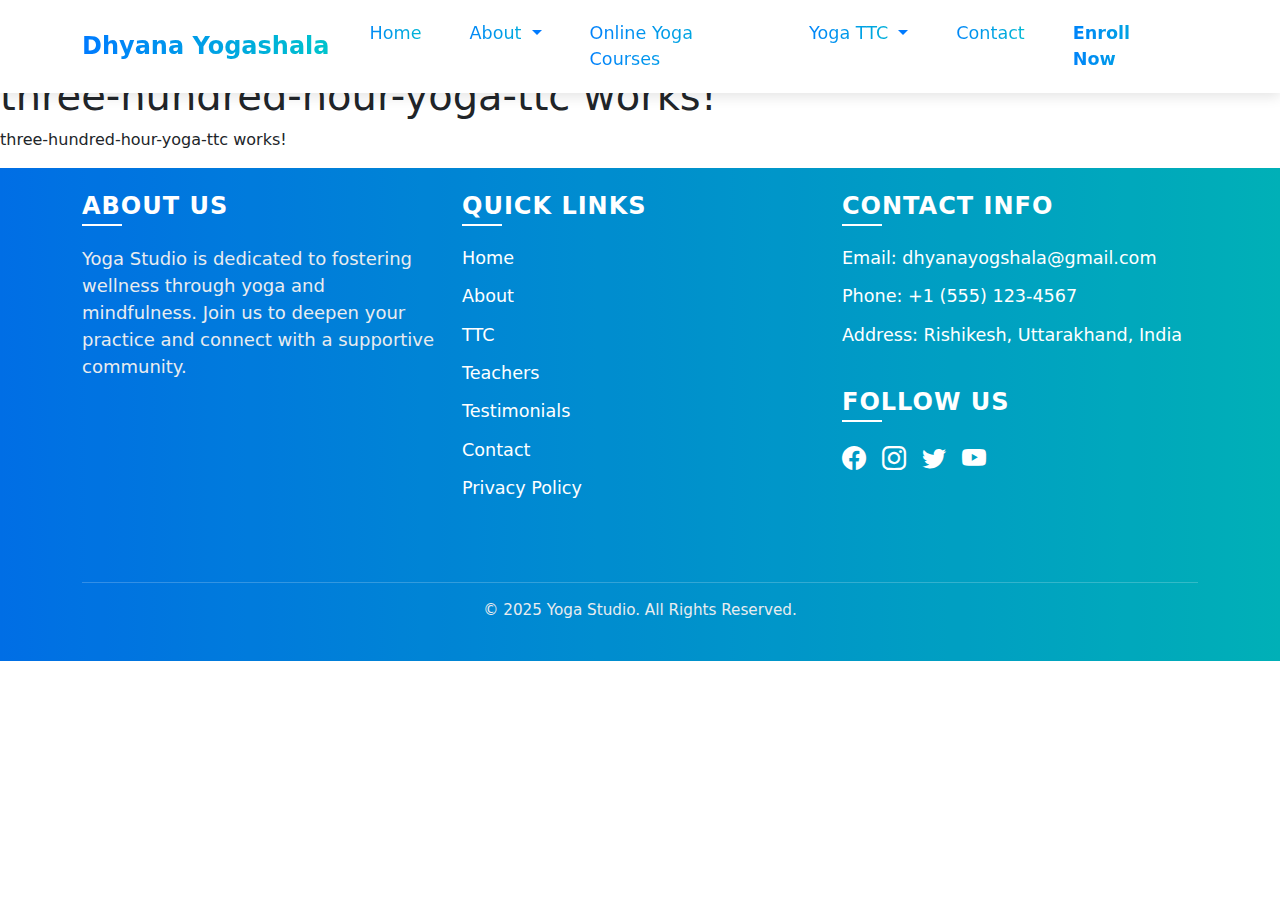
<file: 300-hour-yoga-teacher-training-rishikesh/index.html>
<!DOCTYPE html><html lang="en" data-critters-container><head>
  <meta charset="utf-8">
  <title>Yoga Studio</title>
  <meta name="description" content>
  <meta name="keywords" content>
  <meta name="robots" content="index, follow">
  <!-- Open Graph -->
  <meta property="og:title" content="Yoga Studio">
  <meta property="og:description" content>
  <meta property="og:url" content="undefined">
  <meta property="og:type" content="website">
  <meta property="og:image" content="https://yourdomain.com/assets/images/og-image.jpg">
  <!-- Twitter Card -->
  <meta name="twitter:card" content="summary">
  <meta name="twitter:title" content="Yoga Studio">
  <meta name="twitter:description" content>
  <meta name="twitter:image" content="https://yourdomain.com/assets/images/og-image.jpg">
  <meta name="twitter:site" content="@YourTwitterHandle"> <!-- Replace with your handle -->
  <!-- Canonical -->
  <!-- <link rel="canonical" href=""> -->
  <link rel="canonical" href="undefined">
  <!-- Structured Data Placeholder -->
  <script type="application/ld+json"></script>
  
  <base href="/">
  <meta name="viewport" content="width=device-width, initial-scale=1">
  <link rel="icon" type="image/x-icon" href="favicon.ico">
<style>@charset "UTF-8";body{margin:0;font-family:Arial,sans-serif}html{scroll-behavior:smooth}.navbar{background:#fff;box-shadow:0 4px 12px #0000001a;padding:.75rem 1rem;transition:box-shadow .3s ease}.navbar.fixed-top{z-index:1030}.navbar .navbar-brand{font-weight:700;font-size:1.5rem;background:linear-gradient(90deg,#007bff,#00c4cc);-webkit-background-clip:text;background-clip:text;-webkit-text-fill-color:transparent}.navbar .navbar-toggler{border:none;padding:.5rem}.navbar .navbar-toggler .navbar-toggler-icon{background-image:url("data:image/svg+xml,%3csvg xmlns='http://www.w3.org/2000/svg' viewBox='0 0 30 30'%3e%3cpath stroke='rgba(0, 123, 255, 0.9)' stroke-width='2' stroke-linecap='round' stroke-miterlimit='10' d='M4 7h22M4 15h22M4 23h22'/%3e%3c/svg%3e")}.navbar .navbar-toggler:focus{outline:none;box-shadow:0 0 5px #007bff80}.navbar .navbar-nav .nav-item{margin:0 .5rem;position:relative}.navbar .navbar-nav .nav-item .nav-link{background:linear-gradient(90deg,#007bff,#00c4cc);-webkit-background-clip:text;background-clip:text;-webkit-text-fill-color:transparent;font-size:1.1rem;font-weight:500;padding:.75rem 1rem;border-radius:20px;transition:background .3s ease}.navbar .navbar-nav .nav-item .nav-link:hover{background:linear-gradient(90deg,#0056b3,#009faf);-webkit-background-clip:text;background-clip:text;-webkit-text-fill-color:transparent}.navbar .navbar-nav .nav-item .nav-link.dropdown-toggle:after{border-top-color:#007bff;transition:border-top-color .3s ease}.navbar .navbar-nav .nav-item .dropdown-menu{background:#fff;border:none;border-radius:10px;box-shadow:0 6px 12px #00000026;margin-top:0}.navbar .navbar-nav .nav-item .dropdown-menu .dropdown-item{color:#343a40;font-size:1rem;padding:.5rem 1.5rem;transition:background .3s ease,color .3s ease}.navbar .navbar-nav .nav-item .dropdown-menu .dropdown-item:hover{background:linear-gradient(90deg,#007bff,#00c4cc);color:#fff}@media (max-width: 991.98px){.navbar .navbar-nav{padding:1rem 0;background:#fff;border-radius:0 0 10px 10px}.navbar .navbar-nav .nav-item{margin:.5rem 0}.navbar .navbar-nav .nav-item .nav-link{padding:.5rem 1rem;text-align:center}.navbar .navbar-nav .nav-item .dropdown-menu{background:#f8f9fa;text-align:center;box-shadow:none}}:root{--bs-blue:#0d6efd;--bs-indigo:#6610f2;--bs-purple:#6f42c1;--bs-pink:#d63384;--bs-red:#dc3545;--bs-orange:#fd7e14;--bs-yellow:#ffc107;--bs-green:#198754;--bs-teal:#20c997;--bs-cyan:#0dcaf0;--bs-black:#000;--bs-white:#fff;--bs-gray:#6c757d;--bs-gray-dark:#343a40;--bs-gray-100:#f8f9fa;--bs-gray-200:#e9ecef;--bs-gray-300:#dee2e6;--bs-gray-400:#ced4da;--bs-gray-500:#adb5bd;--bs-gray-600:#6c757d;--bs-gray-700:#495057;--bs-gray-800:#343a40;--bs-gray-900:#212529;--bs-primary:#0d6efd;--bs-secondary:#6c757d;--bs-success:#198754;--bs-info:#0dcaf0;--bs-warning:#ffc107;--bs-danger:#dc3545;--bs-light:#f8f9fa;--bs-dark:#212529;--bs-primary-rgb:13,110,253;--bs-secondary-rgb:108,117,125;--bs-success-rgb:25,135,84;--bs-info-rgb:13,202,240;--bs-warning-rgb:255,193,7;--bs-danger-rgb:220,53,69;--bs-light-rgb:248,249,250;--bs-dark-rgb:33,37,41;--bs-primary-text-emphasis:#052c65;--bs-secondary-text-emphasis:#2b2f32;--bs-success-text-emphasis:#0a3622;--bs-info-text-emphasis:#055160;--bs-warning-text-emphasis:#664d03;--bs-danger-text-emphasis:#58151c;--bs-light-text-emphasis:#495057;--bs-dark-text-emphasis:#495057;--bs-primary-bg-subtle:#cfe2ff;--bs-secondary-bg-subtle:#e2e3e5;--bs-success-bg-subtle:#d1e7dd;--bs-info-bg-subtle:#cff4fc;--bs-warning-bg-subtle:#fff3cd;--bs-danger-bg-subtle:#f8d7da;--bs-light-bg-subtle:#fcfcfd;--bs-dark-bg-subtle:#ced4da;--bs-primary-border-subtle:#9ec5fe;--bs-secondary-border-subtle:#c4c8cb;--bs-success-border-subtle:#a3cfbb;--bs-info-border-subtle:#9eeaf9;--bs-warning-border-subtle:#ffe69c;--bs-danger-border-subtle:#f1aeb5;--bs-light-border-subtle:#e9ecef;--bs-dark-border-subtle:#adb5bd;--bs-white-rgb:255,255,255;--bs-black-rgb:0,0,0;--bs-font-sans-serif:system-ui,-apple-system,"Segoe UI",Roboto,"Helvetica Neue","Noto Sans","Liberation Sans",Arial,sans-serif,"Apple Color Emoji","Segoe UI Emoji","Segoe UI Symbol","Noto Color Emoji";--bs-font-monospace:SFMono-Regular,Menlo,Monaco,Consolas,"Liberation Mono","Courier New",monospace;--bs-gradient:linear-gradient(180deg, rgba(255, 255, 255, .15), rgba(255, 255, 255, 0));--bs-body-font-family:var(--bs-font-sans-serif);--bs-body-font-size:1rem;--bs-body-font-weight:400;--bs-body-line-height:1.5;--bs-body-color:#212529;--bs-body-color-rgb:33,37,41;--bs-body-bg:#fff;--bs-body-bg-rgb:255,255,255;--bs-emphasis-color:#000;--bs-emphasis-color-rgb:0,0,0;--bs-secondary-color:rgba(33, 37, 41, .75);--bs-secondary-color-rgb:33,37,41;--bs-secondary-bg:#e9ecef;--bs-secondary-bg-rgb:233,236,239;--bs-tertiary-color:rgba(33, 37, 41, .5);--bs-tertiary-color-rgb:33,37,41;--bs-tertiary-bg:#f8f9fa;--bs-tertiary-bg-rgb:248,249,250;--bs-heading-color:inherit;--bs-link-color:#0d6efd;--bs-link-color-rgb:13,110,253;--bs-link-decoration:underline;--bs-link-hover-color:#0a58ca;--bs-link-hover-color-rgb:10,88,202;--bs-code-color:#d63384;--bs-highlight-color:#212529;--bs-highlight-bg:#fff3cd;--bs-border-width:1px;--bs-border-style:solid;--bs-border-color:#dee2e6;--bs-border-color-translucent:rgba(0, 0, 0, .175);--bs-border-radius:.375rem;--bs-border-radius-sm:.25rem;--bs-border-radius-lg:.5rem;--bs-border-radius-xl:1rem;--bs-border-radius-xxl:2rem;--bs-border-radius-2xl:var(--bs-border-radius-xxl);--bs-border-radius-pill:50rem;--bs-box-shadow:0 .5rem 1rem rgba(0, 0, 0, .15);--bs-box-shadow-sm:0 .125rem .25rem rgba(0, 0, 0, .075);--bs-box-shadow-lg:0 1rem 3rem rgba(0, 0, 0, .175);--bs-box-shadow-inset:inset 0 1px 2px rgba(0, 0, 0, .075);--bs-focus-ring-width:.25rem;--bs-focus-ring-opacity:.25;--bs-focus-ring-color:rgba(13, 110, 253, .25);--bs-form-valid-color:#198754;--bs-form-valid-border-color:#198754;--bs-form-invalid-color:#dc3545;--bs-form-invalid-border-color:#dc3545}*,:after,:before{box-sizing:border-box}@media (prefers-reduced-motion:no-preference){:root{scroll-behavior:smooth}}body{margin:0;font-family:var(--bs-body-font-family);font-size:var(--bs-body-font-size);font-weight:var(--bs-body-font-weight);line-height:var(--bs-body-line-height);color:var(--bs-body-color);text-align:var(--bs-body-text-align);background-color:var(--bs-body-bg);-webkit-text-size-adjust:100%;-webkit-tap-highlight-color:transparent}h1,h5{margin-top:0;margin-bottom:.5rem;font-weight:500;line-height:1.2;color:var(--bs-heading-color)}h1{font-size:calc(1.375rem + 1.5vw)}@media (min-width:1200px){h1{font-size:2.5rem}}h5{font-size:1.25rem}p{margin-top:0;margin-bottom:1rem}ul{padding-left:2rem}ul{margin-top:0;margin-bottom:1rem}ul ul{margin-bottom:0}a{color:rgba(var(--bs-link-color-rgb),var(--bs-link-opacity,1));text-decoration:underline}a:hover{--bs-link-color-rgb:var(--bs-link-hover-color-rgb)}button{border-radius:0}button:focus:not(:focus-visible){outline:0}button{margin:0;font-family:inherit;font-size:inherit;line-height:inherit}button{text-transform:none}[role=button]{cursor:pointer}[type=button],button{-webkit-appearance:button}[type=button]:not(:disabled),button:not(:disabled){cursor:pointer}.list-unstyled{padding-left:0;list-style:none}.container{--bs-gutter-x:1.5rem;--bs-gutter-y:0;width:100%;padding-right:calc(var(--bs-gutter-x) * .5);padding-left:calc(var(--bs-gutter-x) * .5);margin-right:auto;margin-left:auto}@media (min-width:576px){.container{max-width:540px}}@media (min-width:768px){.container{max-width:720px}}@media (min-width:992px){.container{max-width:960px}}@media (min-width:1200px){.container{max-width:1140px}}@media (min-width:1400px){.container{max-width:1320px}}:root{--bs-breakpoint-xs:0;--bs-breakpoint-sm:576px;--bs-breakpoint-md:768px;--bs-breakpoint-lg:992px;--bs-breakpoint-xl:1200px;--bs-breakpoint-xxl:1400px}.row{--bs-gutter-x:1.5rem;--bs-gutter-y:0;display:flex;flex-wrap:wrap;margin-top:calc(-1 * var(--bs-gutter-y));margin-right:calc(-.5 * var(--bs-gutter-x));margin-left:calc(-.5 * var(--bs-gutter-x))}.row>*{flex-shrink:0;width:100%;max-width:100%;padding-right:calc(var(--bs-gutter-x) * .5);padding-left:calc(var(--bs-gutter-x) * .5);margin-top:var(--bs-gutter-y)}.col-12{flex:0 0 auto;width:100%}@media (min-width:768px){.col-md-4{flex:0 0 auto;width:33.33333333%}}.collapse:not(.show){display:none}.dropdown{position:relative}.dropdown-toggle{white-space:nowrap}.dropdown-toggle:after{display:inline-block;margin-left:.255em;vertical-align:.255em;content:"";border-top:.3em solid;border-right:.3em solid transparent;border-bottom:0;border-left:.3em solid transparent}.dropdown-toggle:empty:after{margin-left:0}.dropdown-menu{--bs-dropdown-zindex:1000;--bs-dropdown-min-width:10rem;--bs-dropdown-padding-x:0;--bs-dropdown-padding-y:.5rem;--bs-dropdown-spacer:.125rem;--bs-dropdown-font-size:1rem;--bs-dropdown-color:var(--bs-body-color);--bs-dropdown-bg:var(--bs-body-bg);--bs-dropdown-border-color:var(--bs-border-color-translucent);--bs-dropdown-border-radius:var(--bs-border-radius);--bs-dropdown-border-width:var(--bs-border-width);--bs-dropdown-inner-border-radius:calc(var(--bs-border-radius) - var(--bs-border-width));--bs-dropdown-divider-bg:var(--bs-border-color-translucent);--bs-dropdown-divider-margin-y:.5rem;--bs-dropdown-box-shadow:var(--bs-box-shadow);--bs-dropdown-link-color:var(--bs-body-color);--bs-dropdown-link-hover-color:var(--bs-body-color);--bs-dropdown-link-hover-bg:var(--bs-tertiary-bg);--bs-dropdown-link-active-color:#fff;--bs-dropdown-link-active-bg:#0d6efd;--bs-dropdown-link-disabled-color:var(--bs-tertiary-color);--bs-dropdown-item-padding-x:1rem;--bs-dropdown-item-padding-y:.25rem;--bs-dropdown-header-color:#6c757d;--bs-dropdown-header-padding-x:1rem;--bs-dropdown-header-padding-y:.5rem;position:absolute;z-index:var(--bs-dropdown-zindex);display:none;min-width:var(--bs-dropdown-min-width);padding:var(--bs-dropdown-padding-y) var(--bs-dropdown-padding-x);margin:0;font-size:var(--bs-dropdown-font-size);color:var(--bs-dropdown-color);text-align:left;list-style:none;background-color:var(--bs-dropdown-bg);background-clip:padding-box;border:var(--bs-dropdown-border-width) solid var(--bs-dropdown-border-color);border-radius:var(--bs-dropdown-border-radius)}.dropdown-item{display:block;width:100%;padding:var(--bs-dropdown-item-padding-y) var(--bs-dropdown-item-padding-x);clear:both;font-weight:400;color:var(--bs-dropdown-link-color);text-align:inherit;text-decoration:none;white-space:nowrap;background-color:transparent;border:0;border-radius:var(--bs-dropdown-item-border-radius,0)}.dropdown-item:focus,.dropdown-item:hover{color:var(--bs-dropdown-link-hover-color);background-color:var(--bs-dropdown-link-hover-bg)}.dropdown-item:active{color:var(--bs-dropdown-link-active-color);text-decoration:none;background-color:var(--bs-dropdown-link-active-bg)}.dropdown-item:disabled{color:var(--bs-dropdown-link-disabled-color);pointer-events:none;background-color:transparent}.nav-link{display:block;padding:var(--bs-nav-link-padding-y) var(--bs-nav-link-padding-x);font-size:var(--bs-nav-link-font-size);font-weight:var(--bs-nav-link-font-weight);color:var(--bs-nav-link-color);text-decoration:none;background:0 0;border:0;transition:color .15s ease-in-out,background-color .15s ease-in-out,border-color .15s ease-in-out}@media (prefers-reduced-motion:reduce){.nav-link{transition:none}}.nav-link:focus,.nav-link:hover{color:var(--bs-nav-link-hover-color)}.nav-link:focus-visible{outline:0;box-shadow:0 0 0 .25rem #0d6efd40}.nav-link:disabled{color:var(--bs-nav-link-disabled-color);pointer-events:none;cursor:default}.navbar{--bs-navbar-padding-x:0;--bs-navbar-padding-y:.5rem;--bs-navbar-color:rgba(var(--bs-emphasis-color-rgb), .65);--bs-navbar-hover-color:rgba(var(--bs-emphasis-color-rgb), .8);--bs-navbar-disabled-color:rgba(var(--bs-emphasis-color-rgb), .3);--bs-navbar-active-color:rgba(var(--bs-emphasis-color-rgb), 1);--bs-navbar-brand-padding-y:.3125rem;--bs-navbar-brand-margin-end:1rem;--bs-navbar-brand-font-size:1.25rem;--bs-navbar-brand-color:rgba(var(--bs-emphasis-color-rgb), 1);--bs-navbar-brand-hover-color:rgba(var(--bs-emphasis-color-rgb), 1);--bs-navbar-nav-link-padding-x:.5rem;--bs-navbar-toggler-padding-y:.25rem;--bs-navbar-toggler-padding-x:.75rem;--bs-navbar-toggler-font-size:1.25rem;--bs-navbar-toggler-icon-bg:url("data:image/svg+xml,%3csvg xmlns='http://www.w3.org/2000/svg' viewBox='0 0 30 30'%3e%3cpath stroke='rgba%2833, 37, 41, 0.75%29' stroke-linecap='round' stroke-miterlimit='10' stroke-width='2' d='M4 7h22M4 15h22M4 23h22'/%3e%3c/svg%3e");--bs-navbar-toggler-border-color:rgba(var(--bs-emphasis-color-rgb), .15);--bs-navbar-toggler-border-radius:var(--bs-border-radius);--bs-navbar-toggler-focus-width:.25rem;--bs-navbar-toggler-transition:box-shadow .15s ease-in-out;position:relative;display:flex;flex-wrap:wrap;align-items:center;justify-content:space-between;padding:var(--bs-navbar-padding-y) var(--bs-navbar-padding-x)}.navbar>.container{display:flex;flex-wrap:inherit;align-items:center;justify-content:space-between}.navbar-brand{padding-top:var(--bs-navbar-brand-padding-y);padding-bottom:var(--bs-navbar-brand-padding-y);margin-right:var(--bs-navbar-brand-margin-end);font-size:var(--bs-navbar-brand-font-size);color:var(--bs-navbar-brand-color);text-decoration:none;white-space:nowrap}.navbar-brand:focus,.navbar-brand:hover{color:var(--bs-navbar-brand-hover-color)}.navbar-nav{--bs-nav-link-padding-x:0;--bs-nav-link-padding-y:.5rem;--bs-nav-link-font-weight: ;--bs-nav-link-color:var(--bs-navbar-color);--bs-nav-link-hover-color:var(--bs-navbar-hover-color);--bs-nav-link-disabled-color:var(--bs-navbar-disabled-color);display:flex;flex-direction:column;padding-left:0;margin-bottom:0;list-style:none}.navbar-nav .dropdown-menu{position:static}.navbar-collapse{flex-basis:100%;flex-grow:1;align-items:center}.navbar-toggler{padding:var(--bs-navbar-toggler-padding-y) var(--bs-navbar-toggler-padding-x);font-size:var(--bs-navbar-toggler-font-size);line-height:1;color:var(--bs-navbar-color);background-color:transparent;border:var(--bs-border-width) solid var(--bs-navbar-toggler-border-color);border-radius:var(--bs-navbar-toggler-border-radius);transition:var(--bs-navbar-toggler-transition)}@media (prefers-reduced-motion:reduce){.navbar-toggler{transition:none}}.navbar-toggler:hover{text-decoration:none}.navbar-toggler:focus{text-decoration:none;outline:0;box-shadow:0 0 0 var(--bs-navbar-toggler-focus-width)}.navbar-toggler-icon{display:inline-block;width:1.5em;height:1.5em;vertical-align:middle;background-image:var(--bs-navbar-toggler-icon-bg);background-repeat:no-repeat;background-position:center;background-size:100%}@media (min-width:992px){.navbar-expand-lg{flex-wrap:nowrap;justify-content:flex-start}.navbar-expand-lg .navbar-nav{flex-direction:row}.navbar-expand-lg .navbar-nav .dropdown-menu{position:absolute}.navbar-expand-lg .navbar-nav .nav-link{padding-right:var(--bs-navbar-nav-link-padding-x);padding-left:var(--bs-navbar-nav-link-padding-x)}.navbar-expand-lg .navbar-collapse{display:flex!important;flex-basis:auto}.navbar-expand-lg .navbar-toggler{display:none}}.fixed-top{position:fixed;top:0;right:0;left:0;z-index:1030}.mt-3{margin-top:1rem!important}.me-3{margin-right:1rem!important}.mb-3{margin-bottom:1rem!important}.ms-auto{margin-left:auto!important}.py-4{padding-top:1.5rem!important;padding-bottom:1.5rem!important}.text-center{text-align:center!important}.text-white{--bs-text-opacity:1;color:rgba(var(--bs-white-rgb),var(--bs-text-opacity))!important}@font-face{font-display:block;font-family:bootstrap-icons;src:url("./media/bootstrap-icons-X6UQXWUS.woff2?dd67030699838ea613ee6dbda90effa6") format("woff2"),url("./media/bootstrap-icons-OCU552PF.woff?dd67030699838ea613ee6dbda90effa6") format("woff")}.bi:before{display:inline-block;font-family:bootstrap-icons!important;font-style:normal;font-weight:400!important;font-variant:normal;text-transform:none;line-height:1;vertical-align:-.125em;-webkit-font-smoothing:antialiased;-moz-osx-font-smoothing:grayscale}.bi-facebook:before{content:"\f344"}.bi-instagram:before{content:"\f437"}.bi-twitter:before{content:"\f5ef"}.bi-youtube:before{content:"\f62b"}
</style><link rel="stylesheet" href="styles-6RYCWQRS.css" media="print" onload="this.media='all'"><noscript><link rel="stylesheet" href="styles-6RYCWQRS.css"></noscript><link rel="modulepreload" href="chunk-WIPCSWDR.js"><link rel="modulepreload" href="chunk-6ZTKLO7Z.js"><link rel="modulepreload" href="chunk-3EOU6N2V.js"><style ng-app-id="ng">#yoga-ttc[_ngcontent-ng-c1674894638]{background:#f8f9fa}#yoga-ttc[_ngcontent-ng-c1674894638]   h2[_ngcontent-ng-c1674894638]{background:linear-gradient(90deg,#007bff,#00c4cc);-webkit-background-clip:text;background-clip:text;-webkit-text-fill-color:transparent;font-size:2.5rem;font-weight:700}#yoga-ttc[_ngcontent-ng-c1674894638]   .ttc-card[_ngcontent-ng-c1674894638]{border:none;border-radius:15px;box-shadow:0 6px 18px #0000001a;background:#fff;overflow:hidden;transition:transform .3s ease,box-shadow .3s ease}#yoga-ttc[_ngcontent-ng-c1674894638]   .ttc-card[_ngcontent-ng-c1674894638]:hover{transform:translateY(-8px);box-shadow:0 12px 24px #00000026}#yoga-ttc[_ngcontent-ng-c1674894638]   .ttc-card[_ngcontent-ng-c1674894638]   .carousel[_ngcontent-ng-c1674894638]   .carousel-inner[_ngcontent-ng-c1674894638]{border-radius:10px 10px 0 0;overflow:hidden}#yoga-ttc[_ngcontent-ng-c1674894638]   .ttc-card[_ngcontent-ng-c1674894638]   .carousel[_ngcontent-ng-c1674894638]   .carousel-item[_ngcontent-ng-c1674894638]   img[_ngcontent-ng-c1674894638]{height:250px;object-fit:cover}#yoga-ttc[_ngcontent-ng-c1674894638]   .ttc-card[_ngcontent-ng-c1674894638]   .carousel[_ngcontent-ng-c1674894638]   .carousel-control-prev[_ngcontent-ng-c1674894638], #yoga-ttc[_ngcontent-ng-c1674894638]   .ttc-card[_ngcontent-ng-c1674894638]   .carousel[_ngcontent-ng-c1674894638]   .carousel-control-next[_ngcontent-ng-c1674894638]{width:10%;opacity:.7}#yoga-ttc[_ngcontent-ng-c1674894638]   .ttc-card[_ngcontent-ng-c1674894638]   .carousel[_ngcontent-ng-c1674894638]   .carousel-control-prev[_ngcontent-ng-c1674894638]:hover, #yoga-ttc[_ngcontent-ng-c1674894638]   .ttc-card[_ngcontent-ng-c1674894638]   .carousel[_ngcontent-ng-c1674894638]   .carousel-control-next[_ngcontent-ng-c1674894638]:hover{opacity:1}#yoga-ttc[_ngcontent-ng-c1674894638]   .ttc-card[_ngcontent-ng-c1674894638]   .card-header[_ngcontent-ng-c1674894638]{background:#fff;padding:1.5rem;border-bottom:2px solid #e9ecef;position:relative;display:flex;justify-content:space-between;align-items:center}#yoga-ttc[_ngcontent-ng-c1674894638]   .ttc-card[_ngcontent-ng-c1674894638]   .card-header[_ngcontent-ng-c1674894638]   .card-title[_ngcontent-ng-c1674894638]{font-size:2rem;background:linear-gradient(90deg,#007bff,#00c4cc);-webkit-background-clip:text;background-clip:text;-webkit-text-fill-color:transparent;margin:0}#yoga-ttc[_ngcontent-ng-c1674894638]   .ttc-card[_ngcontent-ng-c1674894638]   .card-header[_ngcontent-ng-c1674894638]   .early-bird-badge[_ngcontent-ng-c1674894638]{background:linear-gradient(90deg,#007bff,#00c4cc);color:#fff;font-size:1rem;font-weight:700;padding:.5rem 1rem;border-radius:25px;box-shadow:0 2px 6px #0000001a}#yoga-ttc[_ngcontent-ng-c1674894638]   .ttc-card[_ngcontent-ng-c1674894638]   .card-body[_ngcontent-ng-c1674894638]{padding:2rem}#yoga-ttc[_ngcontent-ng-c1674894638]   .ttc-card[_ngcontent-ng-c1674894638]   .card-body[_ngcontent-ng-c1674894638]   .ttc-about[_ngcontent-ng-c1674894638]{font-size:1.1rem;color:#495057;line-height:1.6}#yoga-ttc[_ngcontent-ng-c1674894638]   .ttc-card[_ngcontent-ng-c1674894638]   .card-body[_ngcontent-ng-c1674894638]   .ttc-details[_ngcontent-ng-c1674894638]   li[_ngcontent-ng-c1674894638]{font-size:1.1rem;color:#495057;margin-bottom:.75rem}#yoga-ttc[_ngcontent-ng-c1674894638]   .ttc-card[_ngcontent-ng-c1674894638]   .card-body[_ngcontent-ng-c1674894638]   .ttc-details[_ngcontent-ng-c1674894638]   li[_ngcontent-ng-c1674894638]   strong[_ngcontent-ng-c1674894638]{color:#343a40;font-weight:600}#yoga-ttc[_ngcontent-ng-c1674894638]   .ttc-card[_ngcontent-ng-c1674894638]   .card-body[_ngcontent-ng-c1674894638]   h4[_ngcontent-ng-c1674894638]{font-size:1.5rem;color:#007bff;margin-bottom:1.25rem;position:relative}#yoga-ttc[_ngcontent-ng-c1674894638]   .ttc-card[_ngcontent-ng-c1674894638]   .card-body[_ngcontent-ng-c1674894638]   h4[_ngcontent-ng-c1674894638]:after{content:"";position:absolute;bottom:-5px;left:0;width:50px;height:2px;background:linear-gradient(90deg,#007bff,#00c4cc)}#yoga-ttc[_ngcontent-ng-c1674894638]   .ttc-card[_ngcontent-ng-c1674894638]   .card-body[_ngcontent-ng-c1674894638]   .pricing[_ngcontent-ng-c1674894638]   p[_ngcontent-ng-c1674894638]{font-size:1.2rem;color:#495057;margin-bottom:.75rem}#yoga-ttc[_ngcontent-ng-c1674894638]   .ttc-card[_ngcontent-ng-c1674894638]   .card-body[_ngcontent-ng-c1674894638]   .pricing[_ngcontent-ng-c1674894638]   p[_ngcontent-ng-c1674894638]   strong[_ngcontent-ng-c1674894638]{color:#343a40;font-weight:600}#yoga-ttc[_ngcontent-ng-c1674894638]   .ttc-card[_ngcontent-ng-c1674894638]   .card-body[_ngcontent-ng-c1674894638]   .btn-gradient[_ngcontent-ng-c1674894638]{background:linear-gradient(90deg,#007bff,#00c4cc);color:#fff;border:none;padding:.75rem 2rem;border-radius:30px;font-size:1.1rem;font-weight:500;transition:opacity .3s ease,transform .3s ease}#yoga-ttc[_ngcontent-ng-c1674894638]   .ttc-card[_ngcontent-ng-c1674894638]   .card-body[_ngcontent-ng-c1674894638]   .btn-gradient[_ngcontent-ng-c1674894638]:hover{opacity:.9;transform:scale(1.05);color:#fff}#yoga-ttc[_ngcontent-ng-c1674894638]   .ttc-card[_ngcontent-ng-c1674894638]   .card-body[_ngcontent-ng-c1674894638]   .btn-outline-gradient[_ngcontent-ng-c1674894638]{border:2px solid transparent;border-image:linear-gradient(90deg,#007bff,#00c4cc) 1;color:#007bff;padding:.75rem 2rem;border-radius:30px;font-size:1.1rem;font-weight:500;transition:background .3s ease,color .3s ease,transform .3s ease}#yoga-ttc[_ngcontent-ng-c1674894638]   .ttc-card[_ngcontent-ng-c1674894638]   .card-body[_ngcontent-ng-c1674894638]   .btn-outline-gradient[_ngcontent-ng-c1674894638]:hover{transform:scale(1.05)}@media (max-width: 767.98px){#yoga-ttc[_ngcontent-ng-c1674894638]   h2[_ngcontent-ng-c1674894638]{font-size:2rem}#yoga-ttc[_ngcontent-ng-c1674894638]   .ttc-card[_ngcontent-ng-c1674894638]   .card-header[_ngcontent-ng-c1674894638]{flex-direction:column;text-align:center;padding:1rem}#yoga-ttc[_ngcontent-ng-c1674894638]   .ttc-card[_ngcontent-ng-c1674894638]   .card-header[_ngcontent-ng-c1674894638]   .card-title[_ngcontent-ng-c1674894638]{font-size:1.75rem;margin-bottom:.75rem}#yoga-ttc[_ngcontent-ng-c1674894638]   .ttc-card[_ngcontent-ng-c1674894638]   .card-header[_ngcontent-ng-c1674894638]   .early-bird-badge[_ngcontent-ng-c1674894638]{font-size:.9rem;padding:.4rem .8rem}#yoga-ttc[_ngcontent-ng-c1674894638]   .ttc-card[_ngcontent-ng-c1674894638]   .card-body[_ngcontent-ng-c1674894638]{padding:1.5rem}#yoga-ttc[_ngcontent-ng-c1674894638]   .ttc-card[_ngcontent-ng-c1674894638]   .card-body[_ngcontent-ng-c1674894638]   .ttc-about[_ngcontent-ng-c1674894638], #yoga-ttc[_ngcontent-ng-c1674894638]   .ttc-card[_ngcontent-ng-c1674894638]   .card-body[_ngcontent-ng-c1674894638]   .ttc-details[_ngcontent-ng-c1674894638]   li[_ngcontent-ng-c1674894638]{font-size:1rem}#yoga-ttc[_ngcontent-ng-c1674894638]   .ttc-card[_ngcontent-ng-c1674894638]   .card-body[_ngcontent-ng-c1674894638]   h4[_ngcontent-ng-c1674894638]{font-size:1.25rem}#yoga-ttc[_ngcontent-ng-c1674894638]   .ttc-card[_ngcontent-ng-c1674894638]   .card-body[_ngcontent-ng-c1674894638]   .pricing[_ngcontent-ng-c1674894638]   p[_ngcontent-ng-c1674894638]{font-size:1.1rem}#yoga-ttc[_ngcontent-ng-c1674894638]   .ttc-card[_ngcontent-ng-c1674894638]   .card-body[_ngcontent-ng-c1674894638]   .d-flex[_ngcontent-ng-c1674894638]{flex-direction:column;gap:1rem}#yoga-ttc[_ngcontent-ng-c1674894638]   .ttc-card[_ngcontent-ng-c1674894638]   .card-body[_ngcontent-ng-c1674894638]   .btn-gradient[_ngcontent-ng-c1674894638], #yoga-ttc[_ngcontent-ng-c1674894638]   .ttc-card[_ngcontent-ng-c1674894638]   .card-body[_ngcontent-ng-c1674894638]   .btn-outline-gradient[_ngcontent-ng-c1674894638]{padding:.6rem 1.5rem;font-size:1rem}}.hero-section[_ngcontent-ng-c1674894638]{position:relative;height:100vh;overflow:hidden;display:flex;align-items:center;justify-content:center}.hero-section[_ngcontent-ng-c1674894638]   .video-background[_ngcontent-ng-c1674894638]{position:absolute;top:0;left:0;width:100%;height:100%;z-index:1}.hero-section[_ngcontent-ng-c1674894638]   .video-background[_ngcontent-ng-c1674894638]   iframe[_ngcontent-ng-c1674894638]{width:100%;height:100%;object-fit:cover;pointer-events:none}.hero-section[_ngcontent-ng-c1674894638]   .video-background[_ngcontent-ng-c1674894638]   .video-overlay[_ngcontent-ng-c1674894638]{position:absolute;top:0;left:0;width:100%;height:100%;background:#00000080;z-index:2}.hero-section[_ngcontent-ng-c1674894638]   .hero-content[_ngcontent-ng-c1674894638]{position:relative;z-index:3;text-align:center;color:#fff;padding:0 1rem}.hero-section[_ngcontent-ng-c1674894638]   .hero-content[_ngcontent-ng-c1674894638]   .hero-quote[_ngcontent-ng-c1674894638]{font-size:3rem;font-weight:700;text-shadow:0 2px 6px rgba(0,0,0,.5);margin-bottom:1.5rem}.hero-section[_ngcontent-ng-c1674894638]   .hero-content[_ngcontent-ng-c1674894638]   .hero-subtext[_ngcontent-ng-c1674894638]{font-size:1.5rem;text-shadow:0 1px 4px rgba(0,0,0,.3);margin-bottom:2rem}.hero-section[_ngcontent-ng-c1674894638]   .hero-content[_ngcontent-ng-c1674894638]   .btn-gradient[_ngcontent-ng-c1674894638]{background:linear-gradient(90deg,#007bff,#00c4cc);color:#fff;border:none;padding:.75rem 2rem;border-radius:30px;font-size:1.2rem;font-weight:500;transition:opacity .3s ease,transform .3s ease}.hero-section[_ngcontent-ng-c1674894638]   .hero-content[_ngcontent-ng-c1674894638]   .btn-gradient[_ngcontent-ng-c1674894638]:hover{opacity:.9;transform:scale(1.05);color:#fff}@media (max-width: 991.98px){.hero-section[_ngcontent-ng-c1674894638]   .hero-content[_ngcontent-ng-c1674894638]   .hero-quote[_ngcontent-ng-c1674894638]{font-size:2.5rem}.hero-section[_ngcontent-ng-c1674894638]   .hero-content[_ngcontent-ng-c1674894638]   .hero-subtext[_ngcontent-ng-c1674894638]{font-size:1.25rem}.hero-section[_ngcontent-ng-c1674894638]   .hero-content[_ngcontent-ng-c1674894638]   .btn-gradient[_ngcontent-ng-c1674894638]{padding:.6rem 1.5rem;font-size:1rem}}@media (max-width: 767.98px){.hero-section[_ngcontent-ng-c1674894638]   .hero-content[_ngcontent-ng-c1674894638]   .hero-quote[_ngcontent-ng-c1674894638]{font-size:2rem}.hero-section[_ngcontent-ng-c1674894638]   .hero-content[_ngcontent-ng-c1674894638]   .hero-subtext[_ngcontent-ng-c1674894638]{font-size:1rem}.hero-section[_ngcontent-ng-c1674894638]   .hero-content[_ngcontent-ng-c1674894638]   .btn-gradient[_ngcontent-ng-c1674894638]{padding:.5rem 1.25rem;font-size:.9rem}}#faqs[_ngcontent-ng-c1674894638]{background:#f8f9fa;padding:5rem 0}#faqs[_ngcontent-ng-c1674894638]   h2[_ngcontent-ng-c1674894638]{background:linear-gradient(90deg,#007bff,#00c4cc);-webkit-background-clip:text;background-clip:text;-webkit-text-fill-color:transparent;font-size:2.5rem;font-weight:700;position:relative}#faqs[_ngcontent-ng-c1674894638]   h2[_ngcontent-ng-c1674894638]:after{content:"";position:absolute;bottom:-10px;left:50%;transform:translate(-50%);width:60px;height:3px;background:linear-gradient(90deg,#007bff,#00c4cc)}#faqs[_ngcontent-ng-c1674894638]   .accordion[_ngcontent-ng-c1674894638]   .accordion-item[_ngcontent-ng-c1674894638]{border:none;border-radius:10px;margin-bottom:1rem;box-shadow:0 4px 12px #0000001a;overflow:hidden;background:#fff;transition:box-shadow .3s ease}#faqs[_ngcontent-ng-c1674894638]   .accordion[_ngcontent-ng-c1674894638]   .accordion-item[_ngcontent-ng-c1674894638]:hover{box-shadow:0 6px 16px #00000026}#faqs[_ngcontent-ng-c1674894638]   .accordion[_ngcontent-ng-c1674894638]   .accordion-item[_ngcontent-ng-c1674894638]   .accordion-header[_ngcontent-ng-c1674894638]   .accordion-button[_ngcontent-ng-c1674894638]{background:#fff;color:#343a40;font-size:1.25rem;font-weight:600;padding:1.25rem;border:none;box-shadow:none;transition:background .3s ease}#faqs[_ngcontent-ng-c1674894638]   .accordion[_ngcontent-ng-c1674894638]   .accordion-item[_ngcontent-ng-c1674894638]   .accordion-header[_ngcontent-ng-c1674894638]   .accordion-button[_ngcontent-ng-c1674894638]:not(.collapsed){background:linear-gradient(90deg,#007bff,#00c4cc);color:#fff}#faqs[_ngcontent-ng-c1674894638]   .accordion[_ngcontent-ng-c1674894638]   .accordion-item[_ngcontent-ng-c1674894638]   .accordion-header[_ngcontent-ng-c1674894638]   .accordion-button[_ngcontent-ng-c1674894638]:focus{box-shadow:none;outline:none}#faqs[_ngcontent-ng-c1674894638]   .accordion[_ngcontent-ng-c1674894638]   .accordion-item[_ngcontent-ng-c1674894638]   .accordion-header[_ngcontent-ng-c1674894638]   .accordion-button[_ngcontent-ng-c1674894638]:after{background-image:url("data:image/svg+xml,%3csvg xmlns='http://www.w3.org/2000/svg' viewBox='0 0 16 16' fill='%23007bff'%3e%3cpath fill-rule='evenodd' d='M1.646 4.646a.5.5 0 0 1 .708 0L8 10.293l5.646-5.647a.5.5 0 0 1 .708.708l-6 6a.5.5 0 0 1-.708 0l-6-6a.5.5 0 0 1 0-.708z'/%3e%3c/svg%3e");transition:background-image .3s ease}#faqs[_ngcontent-ng-c1674894638]   .accordion[_ngcontent-ng-c1674894638]   .accordion-item[_ngcontent-ng-c1674894638]   .accordion-header[_ngcontent-ng-c1674894638]   .accordion-button[_ngcontent-ng-c1674894638]:not(.collapsed):after{background-image:url("data:image/svg+xml,%3csvg xmlns='http://www.w3.org/2000/svg' viewBox='0 0 16 16' fill='%23fff'%3e%3cpath fill-rule='evenodd' d='M1.646 4.646a.5.5 0 0 1 .708 0L8 10.293l5.646-5.647a.5.5 0 0 1 .708.708l-6 6a.5.5 0 0 1-.708 0l-6-6a.5.5 0 0 1 0-.708z'/%3e%3c/svg%3e")}#faqs[_ngcontent-ng-c1674894638]   .accordion[_ngcontent-ng-c1674894638]   .accordion-item[_ngcontent-ng-c1674894638]   .accordion-collapse[_ngcontent-ng-c1674894638]   .accordion-body[_ngcontent-ng-c1674894638]{font-size:1.1rem;color:#495057;line-height:1.6;padding:1.5rem}@media (max-width: 767.98px){#faqs[_ngcontent-ng-c1674894638]{padding:3rem 0}#faqs[_ngcontent-ng-c1674894638]   h2[_ngcontent-ng-c1674894638]{font-size:2rem}#faqs[_ngcontent-ng-c1674894638]   .accordion[_ngcontent-ng-c1674894638]   .accordion-item[_ngcontent-ng-c1674894638]   .accordion-header[_ngcontent-ng-c1674894638]   .accordion-button[_ngcontent-ng-c1674894638]{font-size:1.1rem;padding:1rem}#faqs[_ngcontent-ng-c1674894638]   .accordion[_ngcontent-ng-c1674894638]   .accordion-item[_ngcontent-ng-c1674894638]   .accordion-collapse[_ngcontent-ng-c1674894638]   .accordion-body[_ngcontent-ng-c1674894638]{font-size:1rem;padding:1.25rem}}</style><style ng-app-id="ng">footer[_ngcontent-ng-c3282301038]{background:linear-gradient(90deg,#007bff,#00c4cc);color:#fff;padding:4rem 0 2rem;position:relative;overflow:hidden}footer[_ngcontent-ng-c3282301038]:before{content:"";position:absolute;top:0;left:0;width:100%;height:100%;background:#0000001a;z-index:1}footer[_ngcontent-ng-c3282301038]   .container[_ngcontent-ng-c3282301038]{position:relative;z-index:2}footer[_ngcontent-ng-c3282301038]   .footer-text[_ngcontent-ng-c3282301038]{font-size:large;line-height:1.5;margin-bottom:2rem;color:#e9ecef}footer[_ngcontent-ng-c3282301038]   .footer-title[_ngcontent-ng-c3282301038]{font-size:1.5rem;font-weight:600;margin-bottom:1.5rem;position:relative;text-transform:uppercase;letter-spacing:1px}footer[_ngcontent-ng-c3282301038]   .footer-title[_ngcontent-ng-c3282301038]:after{content:"";position:absolute;bottom:-5px;left:0;width:40px;height:2px;background:#fff}footer[_ngcontent-ng-c3282301038]   .list-unstyled[_ngcontent-ng-c3282301038]   li[_ngcontent-ng-c3282301038]{font-size:1.1rem;margin-bottom:.75rem;transition:transform .3s ease}footer[_ngcontent-ng-c3282301038]   .list-unstyled[_ngcontent-ng-c3282301038]   li[_ngcontent-ng-c3282301038]:hover{transform:translate(5px)}footer[_ngcontent-ng-c3282301038]   .list-unstyled[_ngcontent-ng-c3282301038]   li[_ngcontent-ng-c3282301038]   a.footer-link[_ngcontent-ng-c3282301038]{color:#fff;text-decoration:none;transition:color .3s ease}footer[_ngcontent-ng-c3282301038]   .list-unstyled[_ngcontent-ng-c3282301038]   li[_ngcontent-ng-c3282301038]   a.footer-link[_ngcontent-ng-c3282301038]:hover{color:#e9ecef}footer[_ngcontent-ng-c3282301038]   .social-links[_ngcontent-ng-c3282301038]   .social-icon[_ngcontent-ng-c3282301038]{color:#fff;font-size:1.5rem;transition:color .3s ease}footer[_ngcontent-ng-c3282301038]   .social-links[_ngcontent-ng-c3282301038]   .social-icon[_ngcontent-ng-c3282301038]:hover{color:#e0f7fa}footer[_ngcontent-ng-c3282301038]   .footer-copyright[_ngcontent-ng-c3282301038]{font-size:.95rem;margin-top:2rem;padding-top:1rem;border-top:1px solid rgba(255,255,255,.2);color:#e9ecef}@media (max-width: 991.98px){footer[_ngcontent-ng-c3282301038]{padding:3rem 0 1.5rem}footer[_ngcontent-ng-c3282301038]   .footer-title[_ngcontent-ng-c3282301038]{font-size:1.25rem;margin-bottom:1rem}footer[_ngcontent-ng-c3282301038]   .list-unstyled[_ngcontent-ng-c3282301038]   li[_ngcontent-ng-c3282301038]{font-size:1rem}footer[_ngcontent-ng-c3282301038]   .social-links[_ngcontent-ng-c3282301038]{gap:1rem}footer[_ngcontent-ng-c3282301038]   .social-links[_ngcontent-ng-c3282301038]   .social-link[_ngcontent-ng-c3282301038]{font-size:1.25rem}footer[_ngcontent-ng-c3282301038]   .footer-copyright[_ngcontent-ng-c3282301038]{font-size:.9rem}}@media (max-width: 767.98px){footer[_ngcontent-ng-c3282301038]{text-align:center}footer[_ngcontent-ng-c3282301038]   .col-md-4[_ngcontent-ng-c3282301038]{margin-bottom:2rem}footer[_ngcontent-ng-c3282301038]   .social-links[_ngcontent-ng-c3282301038]{justify-content:center}footer[_ngcontent-ng-c3282301038]   .footer-title[_ngcontent-ng-c3282301038]:after{left:50%;transform:translate(-50%)}}</style><script _ngcontent-ng-c1674894638 type="application/ld+json">{}</script></head>
<body><!--nghm-->
  <app-root _nghost-ng-c1674894638 ng-version="17.3.12" ngh="1" ng-server-context="ssg"><nav _ngcontent-ng-c1674894638 class="navbar navbar-expand-lg navbar-light fixed-top"><div _ngcontent-ng-c1674894638 class="container"><a _ngcontent-ng-c1674894638 href class="navbar-brand"> Dhyana Yogashala </a><button _ngcontent-ng-c1674894638 type="button" data-bs-toggle="collapse" data-bs-target="#navbarNav" aria-controls="navbarNav" aria-expanded="false" aria-label="Toggle navigation" class="navbar-toggler"><span _ngcontent-ng-c1674894638 class="navbar-toggler-icon"></span></button><div _ngcontent-ng-c1674894638 id="navbarNav" class="collapse navbar-collapse"><ul _ngcontent-ng-c1674894638 class="navbar-nav ms-auto"><li _ngcontent-ng-c1674894638 class="nav-item"><a _ngcontent-ng-c1674894638 href class="nav-link">Home</a></li><li _ngcontent-ng-c1674894638 class="nav-item dropdown"><a _ngcontent-ng-c1674894638 href="#about" id="aboutDropdown" role="button" data-bs-toggle="dropdown" aria-expanded="false" class="nav-link dropdown-toggle"> About </a><ul _ngcontent-ng-c1674894638 aria-labelledby="aboutDropdown" class="dropdown-menu"><li _ngcontent-ng-c1674894638><a _ngcontent-ng-c1674894638 href="dsfs" class="dropdown-item">About Dhyana Yogashala</a></li><li _ngcontent-ng-c1674894638><a _ngcontent-ng-c1674894638 href="#about" class="dropdown-item">Course Payment</a></li><li _ngcontent-ng-c1674894638><a _ngcontent-ng-c1674894638 href="/frequently-asked-questions" class="dropdown-item">FAQ's</a></li><li _ngcontent-ng-c1674894638><a _ngcontent-ng-c1674894638 href="/our-team" class="dropdown-item">Our Team</a></li></ul></li><li _ngcontent-ng-c1674894638 class="nav-item"><a _ngcontent-ng-c1674894638 href class="nav-link">Online Yoga Courses</a></li><li _ngcontent-ng-c1674894638 class="nav-item dropdown"><a _ngcontent-ng-c1674894638 id="ttcDropdown" role="button" data-bs-toggle="dropdown" aria-expanded="false" class="nav-link dropdown-toggle"> Yoga TTC </a><ul _ngcontent-ng-c1674894638 aria-labelledby="ttcDropdown" class="dropdown-menu"><li _ngcontent-ng-c1674894638><a _ngcontent-ng-c1674894638 href="200-hour-yoga-teacher-training-rishikesh" class="dropdown-item">200-Hour (Multi-Style) Yoga TTC</a></li><li _ngcontent-ng-c1674894638><a _ngcontent-ng-c1674894638 href="300-Hour-Yoga-Teacher-Training-Rishikesh" class="dropdown-item">300-Hour (Multi-Style) Yoga TTC</a></li><li _ngcontent-ng-c1674894638><a _ngcontent-ng-c1674894638 href="#ttc-300" class="dropdown-item">500-Hour (Multi-Style) Yoga TTC</a></li></ul></li><li _ngcontent-ng-c1674894638 class="nav-item"><a _ngcontent-ng-c1674894638 href="get-in-touch" class="nav-link">Contact</a></li><li _ngcontent-ng-c1674894638 class="nav-item"><a _ngcontent-ng-c1674894638 href="/enroll-now" class="nav-link" style="font-weight: 900;">Enroll Now</a></li></ul></div></div></nav><router-outlet _ngcontent-ng-c1674894638></router-outlet><app-three-hundred-hour-yoga-ttc _nghost-ng-c1639932309 ngh="0"><br _ngcontent-ng-c1639932309><br _ngcontent-ng-c1639932309><br _ngcontent-ng-c1639932309><h1 _ngcontent-ng-c1639932309>three-hundred-hour-yoga-ttc works!</h1><p _ngcontent-ng-c1639932309>three-hundred-hour-yoga-ttc works!</p></app-three-hundred-hour-yoga-ttc><!----><app-footer _ngcontent-ng-c1674894638 _nghost-ng-c3282301038 ngh="0"><footer _ngcontent-ng-c3282301038 class="text-white py-4"><div _ngcontent-ng-c3282301038 class="container"><div _ngcontent-ng-c3282301038 class="row"><div _ngcontent-ng-c3282301038 class="col-md-4 mb-3"><h5 _ngcontent-ng-c3282301038 class="footer-title">About Us</h5><p _ngcontent-ng-c3282301038 class="footer-text">Yoga Studio is dedicated to fostering wellness through yoga and mindfulness. Join us to deepen your practice and connect with a supportive community.</p></div><div _ngcontent-ng-c3282301038 class="col-md-4 mb-3"><h5 _ngcontent-ng-c3282301038 class="footer-title">Quick Links</h5><ul _ngcontent-ng-c3282301038 class="list-unstyled"><li _ngcontent-ng-c3282301038><a _ngcontent-ng-c3282301038 href="#home" class="footer-link">Home</a></li><li _ngcontent-ng-c3282301038><a _ngcontent-ng-c3282301038 href="#about" class="footer-link">About</a></li><li _ngcontent-ng-c3282301038><a _ngcontent-ng-c3282301038 href="#ttc" class="footer-link">TTC</a></li><li _ngcontent-ng-c3282301038><a _ngcontent-ng-c3282301038 href="#teachers" class="footer-link">Teachers</a></li><li _ngcontent-ng-c3282301038><a _ngcontent-ng-c3282301038 href="#testimonials" class="footer-link">Testimonials</a></li><li _ngcontent-ng-c3282301038><a _ngcontent-ng-c3282301038 href="#get-in-touch" class="footer-link">Contact</a></li><li _ngcontent-ng-c3282301038><a _ngcontent-ng-c3282301038 href="/privacy-policy" class="footer-link">Privacy Policy</a></li></ul></div><div _ngcontent-ng-c3282301038 class="col-md-4 mb-3"><h5 _ngcontent-ng-c3282301038 class="footer-title">Contact Info</h5><ul _ngcontent-ng-c3282301038 class="list-unstyled"><li _ngcontent-ng-c3282301038>Email: <a _ngcontent-ng-c3282301038 href="mailto:dhyanayogshala@gmail.com" class="footer-link">dhyanayogshala@gmail.com</a></li><li _ngcontent-ng-c3282301038>Phone: +1 (555) 123-4567</li><li _ngcontent-ng-c3282301038>Address: Rishikesh, Uttarakhand, India</li></ul><div _ngcontent-ng-c3282301038><br _ngcontent-ng-c3282301038><h5 _ngcontent-ng-c3282301038 class="footer-title">Follow Us</h5><div _ngcontent-ng-c3282301038 class="social-links"><a _ngcontent-ng-c3282301038 href="https://facebook.com" target="_blank" class="social-icon me-3"><i _ngcontent-ng-c3282301038 class="bi bi-facebook"></i></a><a _ngcontent-ng-c3282301038 href="https://instagram.com" target="_blank" class="social-icon me-3"><i _ngcontent-ng-c3282301038 class="bi bi-instagram"></i></a><a _ngcontent-ng-c3282301038 href="https://twitter.com" target="_blank" class="social-icon me-3"><i _ngcontent-ng-c3282301038 class="bi bi-twitter"></i></a><a _ngcontent-ng-c3282301038 href="https://youtube.com" target="_blank" class="social-icon"><i _ngcontent-ng-c3282301038 class="bi bi-youtube"></i></a></div></div></div></div><div _ngcontent-ng-c3282301038 class="row"><div _ngcontent-ng-c3282301038 class="col-12 text-center mt-3"><p _ngcontent-ng-c3282301038 class="footer-copyright">© 2025 Yoga Studio. All Rights Reserved.</p></div></div></div></footer></app-footer></app-root>
<script src="polyfills-FFHMD2TL.js" type="module"></script><script src="scripts-EEEIPNC3.js" defer></script><script src="main-WCKQBDEL.js" type="module"></script>

<script id="ng-state" type="application/json">{"__nghData__":[{},{"c":{"49":[{"i":"c1639932309","r":1}]}}]}</script></body></html>
</file>
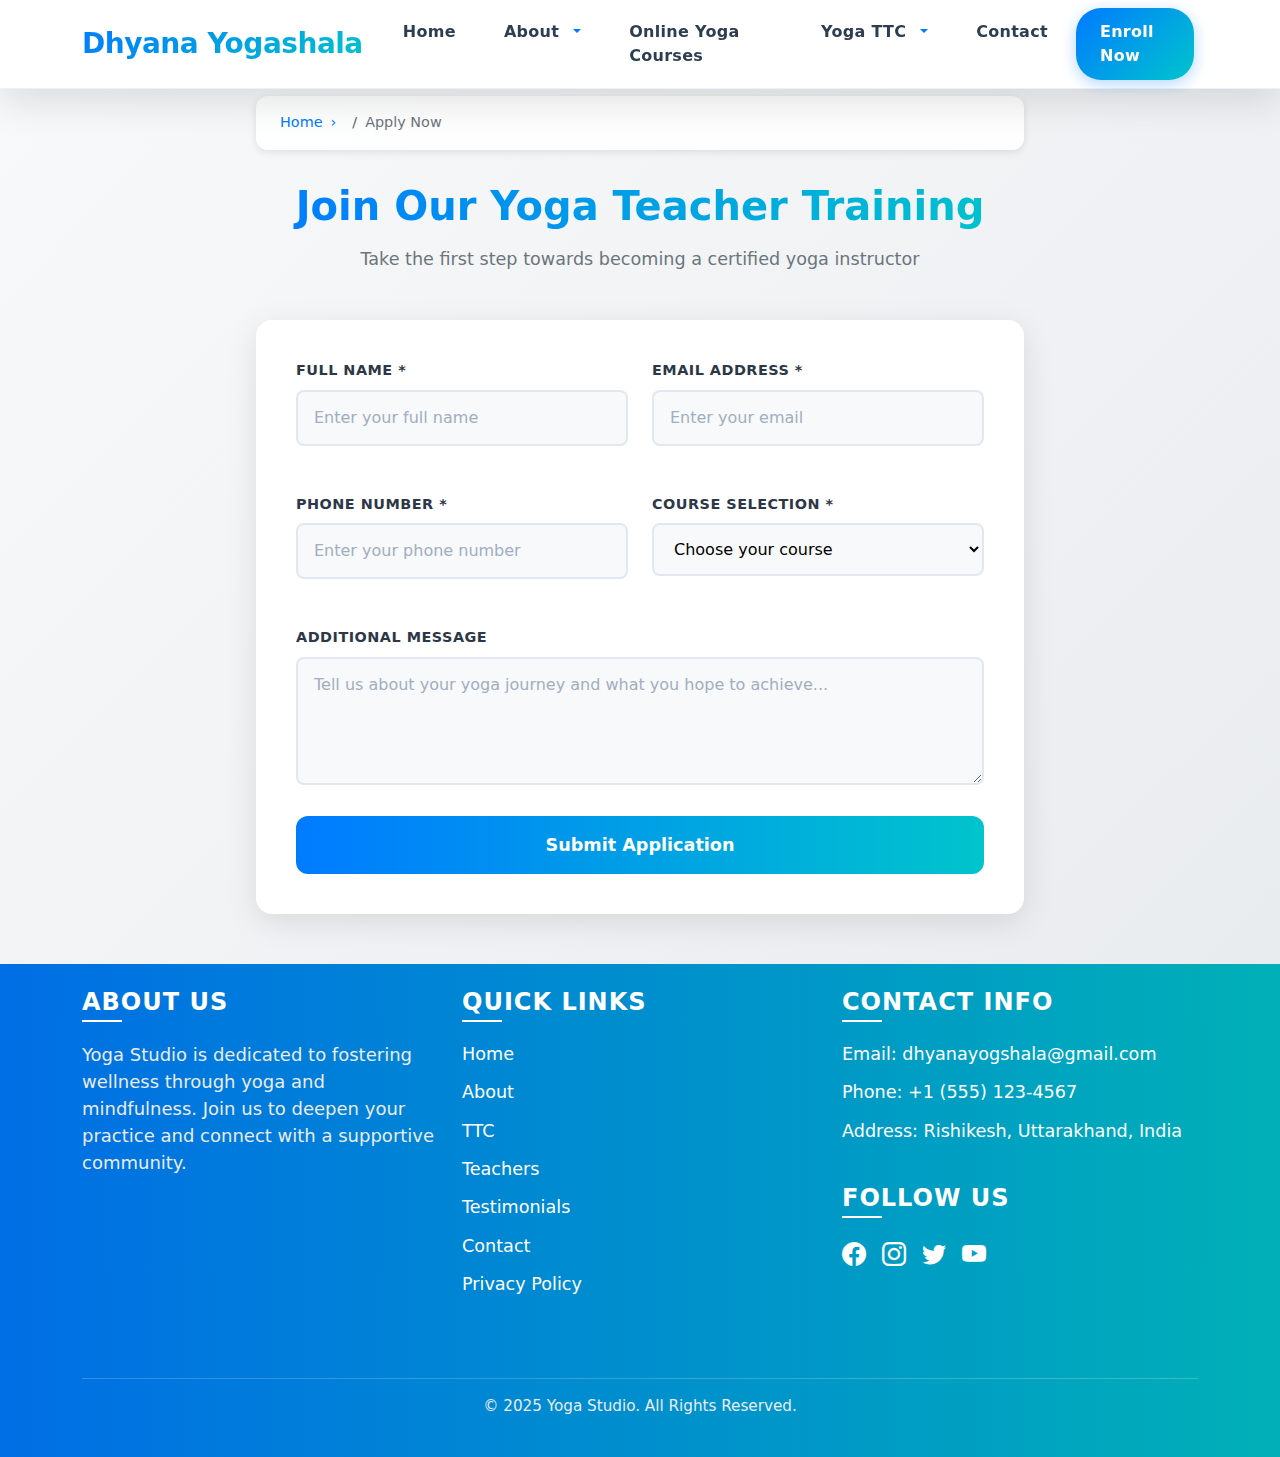
<file: enroll-now/index.html>
<!DOCTYPE html><html lang="en" data-critters-container><head>
  <meta charset="utf-8">
  <title>Yoga Studio</title>
  <meta name="description" content>
  <meta name="keywords" content>
  <meta name="robots" content="index, follow">
  <!-- Open Graph -->
  <meta property="og:title" content="Yoga Studio">
  <meta property="og:description" content>
  <meta property="og:url" content="undefined">
  <meta property="og:type" content="website">
  <meta property="og:image" content="https://yourdomain.com/assets/images/og-image.jpg">
  <!-- Twitter Card -->
  <meta name="twitter:card" content="summary">
  <meta name="twitter:title" content="Yoga Studio">
  <meta name="twitter:description" content>
  <meta name="twitter:image" content="https://yourdomain.com/assets/images/og-image.jpg">
  <meta name="twitter:site" content="@YourTwitterHandle"> <!-- Replace with your handle -->
  <!-- Canonical -->
  <!-- <link rel="canonical" href=""> -->
  <link rel="canonical" href="undefined">
  <!-- Structured Data Placeholder -->
  <script type="application/ld+json"></script>
  
  <base href="/">
  <meta name="viewport" content="width=device-width, initial-scale=1">
  <link rel="icon" type="image/x-icon" href="favicon.ico">
  <!-- Bootstrap Icons -->
  <!-- <link rel="stylesheet" href="https://cdn.jsdelivr.net/npm/bootstrap-icons@1.11.1/font/bootstrap-icons.css"> -->
  <!-- Font Awesome -->
  <!-- <link rel="stylesheet" href="https://cdnjs.cloudflare.com/ajax/libs/font-awesome/6.4.0/css/all.min.css"> -->
<style>@charset "UTF-8";body{margin:0;font-family:Arial,sans-serif}html{scroll-behavior:smooth}section{scroll-margin-top:70px}.navbar{background:#fffffff2;backdrop-filter:blur(10px);-webkit-backdrop-filter:blur(10px);box-shadow:0 8px 32px #00000014;padding:1rem 1.5rem;transition:all .3s cubic-bezier(.4,0,.2,1);border-bottom:1px solid rgba(0,123,255,.1)}.navbar.fixed-top{z-index:1030}.navbar:hover{box-shadow:0 12px 40px #0000001f}.navbar .navbar-brand{font-weight:800;font-size:1.75rem;background:linear-gradient(135deg,#007bff,#00c4cc,#007bff);background-size:200% 200%;-webkit-background-clip:text;background-clip:text;-webkit-text-fill-color:transparent;animation:gradientShift 3s ease-in-out infinite;text-decoration:none;letter-spacing:-.5px}.navbar .navbar-brand:hover{animation:gradientShift 1.5s ease-in-out infinite}@keyframes gradientShift{0%,to{background-position:0% 50%}50%{background-position:100% 50%}}.navbar .navbar-toggler{border:none;padding:.75rem;border-radius:8px;transition:all .3s ease}.navbar .navbar-toggler .navbar-toggler-icon{background-image:url("data:image/svg+xml,%3csvg xmlns='http://www.w3.org/2000/svg' viewBox='0 0 30 30'%3e%3cpath stroke='rgba(0, 123, 255, 0.9)' stroke-width='2.5' stroke-linecap='round' stroke-miterlimit='10' d='M4 7h22M4 15h22M4 23h22'/%3e%3c/svg%3e");transition:all .3s ease}.navbar .navbar-toggler:hover{background:#007bff1a;transform:scale(1.05)}.navbar .navbar-toggler:focus{outline:none;box-shadow:0 0 0 3px #007bff33}.navbar .navbar-nav .nav-item{margin:0 .25rem;position:relative}.navbar .navbar-nav .nav-item .nav-link{color:#2c3e50;font-size:1rem;font-weight:600;padding:.75rem 1.25rem;border-radius:12px;transition:all .3s cubic-bezier(.4,0,.2,1);position:relative;text-decoration:none;letter-spacing:.3px}.navbar .navbar-nav .nav-item .nav-link:before{content:"";position:absolute;bottom:0;left:50%;width:0;height:2px;background:linear-gradient(90deg,#007bff,#00c4cc);transition:all .3s ease;transform:translate(-50%)}.navbar .navbar-nav .nav-item .nav-link:hover{color:#007bff;background:#007bff14;transform:translateY(-2px)}.navbar .navbar-nav .nav-item .nav-link:hover:before{width:80%}.navbar .navbar-nav .nav-item .nav-link[href="/enroll-now"]{background:linear-gradient(135deg,#007bff,#00c4cc);color:#fff;font-weight:700;padding:.75rem 1.5rem;border-radius:25px;box-shadow:0 4px 15px #007bff4d;position:relative;overflow:hidden}.navbar .navbar-nav .nav-item .nav-link[href="/enroll-now"]:before{display:none}.navbar .navbar-nav .nav-item .nav-link[href="/enroll-now"]:after{content:"";position:absolute;top:0;left:-100%;width:100%;height:100%;background:linear-gradient(135deg,#0056b3,#009faf);transition:left .3s ease;z-index:-1}.navbar .navbar-nav .nav-item .nav-link[href="/enroll-now"]:hover{color:#fff;transform:translateY(-3px);box-shadow:0 8px 25px #007bff66}.navbar .navbar-nav .nav-item .nav-link[href="/enroll-now"]:hover:after{left:0}.navbar .navbar-nav .nav-item .nav-link[href="/enroll-now"]:active{transform:translateY(-1px);box-shadow:0 4px 15px #007bff4d}.navbar .navbar-nav .nav-item .nav-link.dropdown-toggle:after{border-top-color:#007bff;transition:all .3s ease;margin-left:.5rem}.navbar .navbar-nav .nav-item .nav-link:hover.dropdown-toggle:after{transform:rotate(180deg)}.navbar .navbar-nav .nav-item .dropdown-menu{background:#fffffff2;backdrop-filter:blur(10px);-webkit-backdrop-filter:blur(10px);border:1px solid rgba(0,123,255,.1);border-radius:16px;box-shadow:0 20px 40px #0000001a;margin-top:.5rem;padding:.75rem 0;animation:dropdownFadeIn .3s ease-out;min-width:220px}@keyframes dropdownFadeIn{0%{opacity:0;transform:translateY(-10px)}to{opacity:1;transform:translateY(0)}}.navbar .navbar-nav .nav-item .dropdown-menu .dropdown-item{color:#2c3e50;font-size:.95rem;font-weight:500;padding:.75rem 1.5rem;transition:all .3s ease;border-radius:8px;margin:0 .5rem;position:relative;overflow:hidden}.navbar .navbar-nav .nav-item .dropdown-menu .dropdown-item:before{content:"";position:absolute;left:-100%;top:0;width:100%;height:100%;background:linear-gradient(90deg,#007bff,#00c4cc);transition:left .3s ease;z-index:-1}.navbar .navbar-nav .nav-item .dropdown-menu .dropdown-item:hover{color:#fff;transform:translate(5px)}.navbar .navbar-nav .nav-item .dropdown-menu .dropdown-item:hover:before{left:0}@media (max-width: 991.98px){.navbar .navbar-nav{padding:1.5rem 0;background:#fffffffa;-webkit-backdrop-filter:blur(10px);backdrop-filter:blur(10px);border-radius:0 0 20px 20px;box-shadow:0 10px 30px #0000001a;margin-top:.5rem}.navbar .navbar-nav .nav-item{margin:.75rem 0}.navbar .navbar-nav .nav-item .nav-link{padding:1rem 1.5rem;text-align:center;border-radius:12px;margin:0 1rem}.navbar .navbar-nav .nav-item .nav-link:hover{background:#007bff1a;transform:none}.navbar .navbar-nav .nav-item .nav-link[href="/enroll-now"]{background:linear-gradient(135deg,#007bff,#00c4cc);color:#fff;font-weight:700;padding:1rem 2rem;border-radius:25px;box-shadow:0 4px 15px #007bff4d;margin:1rem}.navbar .navbar-nav .nav-item .nav-link[href="/enroll-now"]:hover{background:linear-gradient(135deg,#0056b3,#009faf);transform:scale(1.05);box-shadow:0 6px 20px #007bff66}.navbar .navbar-nav .nav-item .dropdown-menu{background:#f8f9faf2;text-align:center;box-shadow:none;border:1px solid rgba(0,123,255,.1);margin:.5rem 1rem}.navbar .navbar-nav .nav-item .dropdown-menu .dropdown-item{margin:.25rem .5rem;text-align:center}}@media (max-width: 575.98px){.navbar .navbar-nav{padding:1rem}}:root{--bs-blue:#0d6efd;--bs-indigo:#6610f2;--bs-purple:#6f42c1;--bs-pink:#d63384;--bs-red:#dc3545;--bs-orange:#fd7e14;--bs-yellow:#ffc107;--bs-green:#198754;--bs-teal:#20c997;--bs-cyan:#0dcaf0;--bs-black:#000;--bs-white:#fff;--bs-gray:#6c757d;--bs-gray-dark:#343a40;--bs-gray-100:#f8f9fa;--bs-gray-200:#e9ecef;--bs-gray-300:#dee2e6;--bs-gray-400:#ced4da;--bs-gray-500:#adb5bd;--bs-gray-600:#6c757d;--bs-gray-700:#495057;--bs-gray-800:#343a40;--bs-gray-900:#212529;--bs-primary:#0d6efd;--bs-secondary:#6c757d;--bs-success:#198754;--bs-info:#0dcaf0;--bs-warning:#ffc107;--bs-danger:#dc3545;--bs-light:#f8f9fa;--bs-dark:#212529;--bs-primary-rgb:13,110,253;--bs-secondary-rgb:108,117,125;--bs-success-rgb:25,135,84;--bs-info-rgb:13,202,240;--bs-warning-rgb:255,193,7;--bs-danger-rgb:220,53,69;--bs-light-rgb:248,249,250;--bs-dark-rgb:33,37,41;--bs-primary-text-emphasis:#052c65;--bs-secondary-text-emphasis:#2b2f32;--bs-success-text-emphasis:#0a3622;--bs-info-text-emphasis:#055160;--bs-warning-text-emphasis:#664d03;--bs-danger-text-emphasis:#58151c;--bs-light-text-emphasis:#495057;--bs-dark-text-emphasis:#495057;--bs-primary-bg-subtle:#cfe2ff;--bs-secondary-bg-subtle:#e2e3e5;--bs-success-bg-subtle:#d1e7dd;--bs-info-bg-subtle:#cff4fc;--bs-warning-bg-subtle:#fff3cd;--bs-danger-bg-subtle:#f8d7da;--bs-light-bg-subtle:#fcfcfd;--bs-dark-bg-subtle:#ced4da;--bs-primary-border-subtle:#9ec5fe;--bs-secondary-border-subtle:#c4c8cb;--bs-success-border-subtle:#a3cfbb;--bs-info-border-subtle:#9eeaf9;--bs-warning-border-subtle:#ffe69c;--bs-danger-border-subtle:#f1aeb5;--bs-light-border-subtle:#e9ecef;--bs-dark-border-subtle:#adb5bd;--bs-white-rgb:255,255,255;--bs-black-rgb:0,0,0;--bs-font-sans-serif:system-ui,-apple-system,"Segoe UI",Roboto,"Helvetica Neue","Noto Sans","Liberation Sans",Arial,sans-serif,"Apple Color Emoji","Segoe UI Emoji","Segoe UI Symbol","Noto Color Emoji";--bs-font-monospace:SFMono-Regular,Menlo,Monaco,Consolas,"Liberation Mono","Courier New",monospace;--bs-gradient:linear-gradient(180deg, rgba(255, 255, 255, .15), rgba(255, 255, 255, 0));--bs-body-font-family:var(--bs-font-sans-serif);--bs-body-font-size:1rem;--bs-body-font-weight:400;--bs-body-line-height:1.5;--bs-body-color:#212529;--bs-body-color-rgb:33,37,41;--bs-body-bg:#fff;--bs-body-bg-rgb:255,255,255;--bs-emphasis-color:#000;--bs-emphasis-color-rgb:0,0,0;--bs-secondary-color:rgba(33, 37, 41, .75);--bs-secondary-color-rgb:33,37,41;--bs-secondary-bg:#e9ecef;--bs-secondary-bg-rgb:233,236,239;--bs-tertiary-color:rgba(33, 37, 41, .5);--bs-tertiary-color-rgb:33,37,41;--bs-tertiary-bg:#f8f9fa;--bs-tertiary-bg-rgb:248,249,250;--bs-heading-color:inherit;--bs-link-color:#0d6efd;--bs-link-color-rgb:13,110,253;--bs-link-decoration:underline;--bs-link-hover-color:#0a58ca;--bs-link-hover-color-rgb:10,88,202;--bs-code-color:#d63384;--bs-highlight-color:#212529;--bs-highlight-bg:#fff3cd;--bs-border-width:1px;--bs-border-style:solid;--bs-border-color:#dee2e6;--bs-border-color-translucent:rgba(0, 0, 0, .175);--bs-border-radius:.375rem;--bs-border-radius-sm:.25rem;--bs-border-radius-lg:.5rem;--bs-border-radius-xl:1rem;--bs-border-radius-xxl:2rem;--bs-border-radius-2xl:var(--bs-border-radius-xxl);--bs-border-radius-pill:50rem;--bs-box-shadow:0 .5rem 1rem rgba(0, 0, 0, .15);--bs-box-shadow-sm:0 .125rem .25rem rgba(0, 0, 0, .075);--bs-box-shadow-lg:0 1rem 3rem rgba(0, 0, 0, .175);--bs-box-shadow-inset:inset 0 1px 2px rgba(0, 0, 0, .075);--bs-focus-ring-width:.25rem;--bs-focus-ring-opacity:.25;--bs-focus-ring-color:rgba(13, 110, 253, .25);--bs-form-valid-color:#198754;--bs-form-valid-border-color:#198754;--bs-form-invalid-color:#dc3545;--bs-form-invalid-border-color:#dc3545}*,:after,:before{box-sizing:border-box}@media (prefers-reduced-motion:no-preference){:root{scroll-behavior:smooth}}body{margin:0;font-family:var(--bs-body-font-family);font-size:var(--bs-body-font-size);font-weight:var(--bs-body-font-weight);line-height:var(--bs-body-line-height);color:var(--bs-body-color);text-align:var(--bs-body-text-align);background-color:var(--bs-body-bg);-webkit-text-size-adjust:100%;-webkit-tap-highlight-color:transparent}h1,h5{margin-top:0;margin-bottom:.5rem;font-weight:500;line-height:1.2;color:var(--bs-heading-color)}h1{font-size:calc(1.375rem + 1.5vw)}@media (min-width:1200px){h1{font-size:2.5rem}}h5{font-size:1.25rem}p{margin-top:0;margin-bottom:1rem}ol,ul{padding-left:2rem}ol,ul{margin-top:0;margin-bottom:1rem}ul ul{margin-bottom:0}a{color:rgba(var(--bs-link-color-rgb),var(--bs-link-opacity,1));text-decoration:underline}a:hover{--bs-link-color-rgb:var(--bs-link-hover-color-rgb)}a:not([href]):not([class]),a:not([href]):not([class]):hover{color:inherit;text-decoration:none}label{display:inline-block}button{border-radius:0}button:focus:not(:focus-visible){outline:0}button,input,select,textarea{margin:0;font-family:inherit;font-size:inherit;line-height:inherit}button,select{text-transform:none}[role=button]{cursor:pointer}select{word-wrap:normal}select:disabled{opacity:1}[type=button],[type=submit],button{-webkit-appearance:button}[type=button]:not(:disabled),[type=submit]:not(:disabled),button:not(:disabled){cursor:pointer}textarea{resize:vertical}.list-unstyled{padding-left:0;list-style:none}.container{--bs-gutter-x:1.5rem;--bs-gutter-y:0;width:100%;padding-right:calc(var(--bs-gutter-x) * .5);padding-left:calc(var(--bs-gutter-x) * .5);margin-right:auto;margin-left:auto}@media (min-width:576px){.container{max-width:540px}}@media (min-width:768px){.container{max-width:720px}}@media (min-width:992px){.container{max-width:960px}}@media (min-width:1200px){.container{max-width:1140px}}@media (min-width:1400px){.container{max-width:1320px}}:root{--bs-breakpoint-xs:0;--bs-breakpoint-sm:576px;--bs-breakpoint-md:768px;--bs-breakpoint-lg:992px;--bs-breakpoint-xl:1200px;--bs-breakpoint-xxl:1400px}.row{--bs-gutter-x:1.5rem;--bs-gutter-y:0;display:flex;flex-wrap:wrap;margin-top:calc(-1 * var(--bs-gutter-y));margin-right:calc(-.5 * var(--bs-gutter-x));margin-left:calc(-.5 * var(--bs-gutter-x))}.row>*{flex-shrink:0;width:100%;max-width:100%;padding-right:calc(var(--bs-gutter-x) * .5);padding-left:calc(var(--bs-gutter-x) * .5);margin-top:var(--bs-gutter-y)}.col-12{flex:0 0 auto;width:100%}@media (min-width:768px){.col-md-4{flex:0 0 auto;width:33.33333333%}}.collapse:not(.show){display:none}.dropdown{position:relative}.dropdown-toggle{white-space:nowrap}.dropdown-toggle:after{display:inline-block;margin-left:.255em;vertical-align:.255em;content:"";border-top:.3em solid;border-right:.3em solid transparent;border-bottom:0;border-left:.3em solid transparent}.dropdown-toggle:empty:after{margin-left:0}.dropdown-menu{--bs-dropdown-zindex:1000;--bs-dropdown-min-width:10rem;--bs-dropdown-padding-x:0;--bs-dropdown-padding-y:.5rem;--bs-dropdown-spacer:.125rem;--bs-dropdown-font-size:1rem;--bs-dropdown-color:var(--bs-body-color);--bs-dropdown-bg:var(--bs-body-bg);--bs-dropdown-border-color:var(--bs-border-color-translucent);--bs-dropdown-border-radius:var(--bs-border-radius);--bs-dropdown-border-width:var(--bs-border-width);--bs-dropdown-inner-border-radius:calc(var(--bs-border-radius) - var(--bs-border-width));--bs-dropdown-divider-bg:var(--bs-border-color-translucent);--bs-dropdown-divider-margin-y:.5rem;--bs-dropdown-box-shadow:var(--bs-box-shadow);--bs-dropdown-link-color:var(--bs-body-color);--bs-dropdown-link-hover-color:var(--bs-body-color);--bs-dropdown-link-hover-bg:var(--bs-tertiary-bg);--bs-dropdown-link-active-color:#fff;--bs-dropdown-link-active-bg:#0d6efd;--bs-dropdown-link-disabled-color:var(--bs-tertiary-color);--bs-dropdown-item-padding-x:1rem;--bs-dropdown-item-padding-y:.25rem;--bs-dropdown-header-color:#6c757d;--bs-dropdown-header-padding-x:1rem;--bs-dropdown-header-padding-y:.5rem;position:absolute;z-index:var(--bs-dropdown-zindex);display:none;min-width:var(--bs-dropdown-min-width);padding:var(--bs-dropdown-padding-y) var(--bs-dropdown-padding-x);margin:0;font-size:var(--bs-dropdown-font-size);color:var(--bs-dropdown-color);text-align:left;list-style:none;background-color:var(--bs-dropdown-bg);background-clip:padding-box;border:var(--bs-dropdown-border-width) solid var(--bs-dropdown-border-color);border-radius:var(--bs-dropdown-border-radius)}.dropdown-item{display:block;width:100%;padding:var(--bs-dropdown-item-padding-y) var(--bs-dropdown-item-padding-x);clear:both;font-weight:400;color:var(--bs-dropdown-link-color);text-align:inherit;text-decoration:none;white-space:nowrap;background-color:transparent;border:0;border-radius:var(--bs-dropdown-item-border-radius,0)}.dropdown-item:focus,.dropdown-item:hover{color:var(--bs-dropdown-link-hover-color);background-color:var(--bs-dropdown-link-hover-bg)}.dropdown-item:active{color:var(--bs-dropdown-link-active-color);text-decoration:none;background-color:var(--bs-dropdown-link-active-bg)}.dropdown-item:disabled{color:var(--bs-dropdown-link-disabled-color);pointer-events:none;background-color:transparent}.nav-link{display:block;padding:var(--bs-nav-link-padding-y) var(--bs-nav-link-padding-x);font-size:var(--bs-nav-link-font-size);font-weight:var(--bs-nav-link-font-weight);color:var(--bs-nav-link-color);text-decoration:none;background:0 0;border:0;transition:color .15s ease-in-out,background-color .15s ease-in-out,border-color .15s ease-in-out}@media (prefers-reduced-motion:reduce){.nav-link{transition:none}}.nav-link:focus,.nav-link:hover{color:var(--bs-nav-link-hover-color)}.nav-link:focus-visible{outline:0;box-shadow:0 0 0 .25rem #0d6efd40}.nav-link:disabled{color:var(--bs-nav-link-disabled-color);pointer-events:none;cursor:default}.navbar{--bs-navbar-padding-x:0;--bs-navbar-padding-y:.5rem;--bs-navbar-color:rgba(var(--bs-emphasis-color-rgb), .65);--bs-navbar-hover-color:rgba(var(--bs-emphasis-color-rgb), .8);--bs-navbar-disabled-color:rgba(var(--bs-emphasis-color-rgb), .3);--bs-navbar-active-color:rgba(var(--bs-emphasis-color-rgb), 1);--bs-navbar-brand-padding-y:.3125rem;--bs-navbar-brand-margin-end:1rem;--bs-navbar-brand-font-size:1.25rem;--bs-navbar-brand-color:rgba(var(--bs-emphasis-color-rgb), 1);--bs-navbar-brand-hover-color:rgba(var(--bs-emphasis-color-rgb), 1);--bs-navbar-nav-link-padding-x:.5rem;--bs-navbar-toggler-padding-y:.25rem;--bs-navbar-toggler-padding-x:.75rem;--bs-navbar-toggler-font-size:1.25rem;--bs-navbar-toggler-icon-bg:url("data:image/svg+xml,%3csvg xmlns='http://www.w3.org/2000/svg' viewBox='0 0 30 30'%3e%3cpath stroke='rgba%2833, 37, 41, 0.75%29' stroke-linecap='round' stroke-miterlimit='10' stroke-width='2' d='M4 7h22M4 15h22M4 23h22'/%3e%3c/svg%3e");--bs-navbar-toggler-border-color:rgba(var(--bs-emphasis-color-rgb), .15);--bs-navbar-toggler-border-radius:var(--bs-border-radius);--bs-navbar-toggler-focus-width:.25rem;--bs-navbar-toggler-transition:box-shadow .15s ease-in-out;position:relative;display:flex;flex-wrap:wrap;align-items:center;justify-content:space-between;padding:var(--bs-navbar-padding-y) var(--bs-navbar-padding-x)}.navbar>.container{display:flex;flex-wrap:inherit;align-items:center;justify-content:space-between}.navbar-brand{padding-top:var(--bs-navbar-brand-padding-y);padding-bottom:var(--bs-navbar-brand-padding-y);margin-right:var(--bs-navbar-brand-margin-end);font-size:var(--bs-navbar-brand-font-size);color:var(--bs-navbar-brand-color);text-decoration:none;white-space:nowrap}.navbar-brand:focus,.navbar-brand:hover{color:var(--bs-navbar-brand-hover-color)}.navbar-nav{--bs-nav-link-padding-x:0;--bs-nav-link-padding-y:.5rem;--bs-nav-link-font-weight: ;--bs-nav-link-color:var(--bs-navbar-color);--bs-nav-link-hover-color:var(--bs-navbar-hover-color);--bs-nav-link-disabled-color:var(--bs-navbar-disabled-color);display:flex;flex-direction:column;padding-left:0;margin-bottom:0;list-style:none}.navbar-nav .dropdown-menu{position:static}.navbar-collapse{flex-basis:100%;flex-grow:1;align-items:center}.navbar-toggler{padding:var(--bs-navbar-toggler-padding-y) var(--bs-navbar-toggler-padding-x);font-size:var(--bs-navbar-toggler-font-size);line-height:1;color:var(--bs-navbar-color);background-color:transparent;border:var(--bs-border-width) solid var(--bs-navbar-toggler-border-color);border-radius:var(--bs-navbar-toggler-border-radius);transition:var(--bs-navbar-toggler-transition)}@media (prefers-reduced-motion:reduce){.navbar-toggler{transition:none}}.navbar-toggler:hover{text-decoration:none}.navbar-toggler:focus{text-decoration:none;outline:0;box-shadow:0 0 0 var(--bs-navbar-toggler-focus-width)}.navbar-toggler-icon{display:inline-block;width:1.5em;height:1.5em;vertical-align:middle;background-image:var(--bs-navbar-toggler-icon-bg);background-repeat:no-repeat;background-position:center;background-size:100%}@media (min-width:992px){.navbar-expand-lg{flex-wrap:nowrap;justify-content:flex-start}.navbar-expand-lg .navbar-nav{flex-direction:row}.navbar-expand-lg .navbar-nav .dropdown-menu{position:absolute}.navbar-expand-lg .navbar-nav .nav-link{padding-right:var(--bs-navbar-nav-link-padding-x);padding-left:var(--bs-navbar-nav-link-padding-x)}.navbar-expand-lg .navbar-collapse{display:flex!important;flex-basis:auto}.navbar-expand-lg .navbar-toggler{display:none}}.breadcrumb{--bs-breadcrumb-padding-x:0;--bs-breadcrumb-padding-y:0;--bs-breadcrumb-margin-bottom:1rem;--bs-breadcrumb-bg: ;--bs-breadcrumb-border-radius: ;--bs-breadcrumb-divider-color:var(--bs-secondary-color);--bs-breadcrumb-item-padding-x:.5rem;--bs-breadcrumb-item-active-color:var(--bs-secondary-color);display:flex;flex-wrap:wrap;padding:var(--bs-breadcrumb-padding-y) var(--bs-breadcrumb-padding-x);margin-bottom:var(--bs-breadcrumb-margin-bottom);font-size:var(--bs-breadcrumb-font-size);list-style:none;background-color:var(--bs-breadcrumb-bg);border-radius:var(--bs-breadcrumb-border-radius)}.breadcrumb-item+.breadcrumb-item{padding-left:var(--bs-breadcrumb-item-padding-x)}.breadcrumb-item+.breadcrumb-item:before{float:left;padding-right:var(--bs-breadcrumb-item-padding-x);color:var(--bs-breadcrumb-divider-color);content:var(--bs-breadcrumb-divider, "/")}.breadcrumb-item.active{color:var(--bs-breadcrumb-item-active-color)}.fixed-top{position:fixed;top:0;right:0;left:0;z-index:1030}.mt-3{margin-top:1rem!important}.me-3{margin-right:1rem!important}.mb-3{margin-bottom:1rem!important}.ms-auto{margin-left:auto!important}.py-4{padding-top:1.5rem!important;padding-bottom:1.5rem!important}.text-center{text-align:center!important}.text-white{--bs-text-opacity:1;color:rgba(var(--bs-white-rgb),var(--bs-text-opacity))!important}@font-face{font-display:block;font-family:bootstrap-icons;src:url("./media/bootstrap-icons-X6UQXWUS.woff2?dd67030699838ea613ee6dbda90effa6") format("woff2"),url("./media/bootstrap-icons-OCU552PF.woff?dd67030699838ea613ee6dbda90effa6") format("woff")}.bi:before{display:inline-block;font-family:bootstrap-icons!important;font-style:normal;font-weight:400!important;font-variant:normal;text-transform:none;line-height:1;vertical-align:-.125em;-webkit-font-smoothing:antialiased;-moz-osx-font-smoothing:grayscale}.bi-facebook:before{content:"\f344"}.bi-instagram:before{content:"\f437"}.bi-twitter:before{content:"\f5ef"}.bi-youtube:before{content:"\f62b"}
</style><link rel="stylesheet" href="styles-PFZYTYND.css" media="print" onload="this.media='all'"><noscript><link rel="stylesheet" href="styles-PFZYTYND.css"></noscript><link rel="modulepreload" href="chunk-QPUKBFZN.js"><link rel="modulepreload" href="chunk-A2X6SBJQ.js"><link rel="modulepreload" href="chunk-6WF27LM2.js"><link rel="modulepreload" href="chunk-Y67ZYSQ6.js"><style ng-app-id="ng">#yoga-ttc[_ngcontent-ng-c2800382134]{background:#f8f9fa}#yoga-ttc[_ngcontent-ng-c2800382134]   h2[_ngcontent-ng-c2800382134]{background:linear-gradient(90deg,#007bff,#00c4cc);-webkit-background-clip:text;background-clip:text;-webkit-text-fill-color:transparent;font-size:2.5rem;font-weight:700}#yoga-ttc[_ngcontent-ng-c2800382134]   .ttc-card[_ngcontent-ng-c2800382134]{border:none;border-radius:15px;box-shadow:0 6px 18px #0000001a;background:#fff;overflow:hidden;transition:transform .3s ease,box-shadow .3s ease}#yoga-ttc[_ngcontent-ng-c2800382134]   .ttc-card[_ngcontent-ng-c2800382134]:hover{transform:translateY(-8px);box-shadow:0 12px 24px #00000026}#yoga-ttc[_ngcontent-ng-c2800382134]   .ttc-card[_ngcontent-ng-c2800382134]   .carousel[_ngcontent-ng-c2800382134]   .carousel-inner[_ngcontent-ng-c2800382134]{border-radius:10px 10px 0 0;overflow:hidden}#yoga-ttc[_ngcontent-ng-c2800382134]   .ttc-card[_ngcontent-ng-c2800382134]   .carousel[_ngcontent-ng-c2800382134]   .carousel-item[_ngcontent-ng-c2800382134]   img[_ngcontent-ng-c2800382134]{height:250px;object-fit:cover}#yoga-ttc[_ngcontent-ng-c2800382134]   .ttc-card[_ngcontent-ng-c2800382134]   .carousel[_ngcontent-ng-c2800382134]   .carousel-control-prev[_ngcontent-ng-c2800382134], #yoga-ttc[_ngcontent-ng-c2800382134]   .ttc-card[_ngcontent-ng-c2800382134]   .carousel[_ngcontent-ng-c2800382134]   .carousel-control-next[_ngcontent-ng-c2800382134]{width:10%;opacity:.7}#yoga-ttc[_ngcontent-ng-c2800382134]   .ttc-card[_ngcontent-ng-c2800382134]   .carousel[_ngcontent-ng-c2800382134]   .carousel-control-prev[_ngcontent-ng-c2800382134]:hover, #yoga-ttc[_ngcontent-ng-c2800382134]   .ttc-card[_ngcontent-ng-c2800382134]   .carousel[_ngcontent-ng-c2800382134]   .carousel-control-next[_ngcontent-ng-c2800382134]:hover{opacity:1}#yoga-ttc[_ngcontent-ng-c2800382134]   .ttc-card[_ngcontent-ng-c2800382134]   .card-header[_ngcontent-ng-c2800382134]{background:#fff;padding:1.5rem;border-bottom:2px solid #e9ecef;position:relative;display:flex;justify-content:space-between;align-items:center}#yoga-ttc[_ngcontent-ng-c2800382134]   .ttc-card[_ngcontent-ng-c2800382134]   .card-header[_ngcontent-ng-c2800382134]   .card-title[_ngcontent-ng-c2800382134]{font-size:2rem;background:linear-gradient(90deg,#007bff,#00c4cc);-webkit-background-clip:text;background-clip:text;-webkit-text-fill-color:transparent;margin:0}#yoga-ttc[_ngcontent-ng-c2800382134]   .ttc-card[_ngcontent-ng-c2800382134]   .card-header[_ngcontent-ng-c2800382134]   .early-bird-badge[_ngcontent-ng-c2800382134]{background:linear-gradient(90deg,#007bff,#00c4cc);color:#fff;font-size:1rem;font-weight:700;padding:.5rem 1rem;border-radius:25px;box-shadow:0 2px 6px #0000001a}#yoga-ttc[_ngcontent-ng-c2800382134]   .ttc-card[_ngcontent-ng-c2800382134]   .card-body[_ngcontent-ng-c2800382134]{padding:2rem}#yoga-ttc[_ngcontent-ng-c2800382134]   .ttc-card[_ngcontent-ng-c2800382134]   .card-body[_ngcontent-ng-c2800382134]   .ttc-about[_ngcontent-ng-c2800382134]{font-size:1.1rem;color:#495057;line-height:1.6}#yoga-ttc[_ngcontent-ng-c2800382134]   .ttc-card[_ngcontent-ng-c2800382134]   .card-body[_ngcontent-ng-c2800382134]   .ttc-details[_ngcontent-ng-c2800382134]   li[_ngcontent-ng-c2800382134]{font-size:1.1rem;color:#495057;margin-bottom:.75rem}#yoga-ttc[_ngcontent-ng-c2800382134]   .ttc-card[_ngcontent-ng-c2800382134]   .card-body[_ngcontent-ng-c2800382134]   .ttc-details[_ngcontent-ng-c2800382134]   li[_ngcontent-ng-c2800382134]   strong[_ngcontent-ng-c2800382134]{color:#343a40;font-weight:600}#yoga-ttc[_ngcontent-ng-c2800382134]   .ttc-card[_ngcontent-ng-c2800382134]   .card-body[_ngcontent-ng-c2800382134]   h4[_ngcontent-ng-c2800382134]{font-size:1.5rem;color:#007bff;margin-bottom:1.25rem;position:relative}#yoga-ttc[_ngcontent-ng-c2800382134]   .ttc-card[_ngcontent-ng-c2800382134]   .card-body[_ngcontent-ng-c2800382134]   h4[_ngcontent-ng-c2800382134]:after{content:"";position:absolute;bottom:-5px;left:0;width:50px;height:2px;background:linear-gradient(90deg,#007bff,#00c4cc)}#yoga-ttc[_ngcontent-ng-c2800382134]   .ttc-card[_ngcontent-ng-c2800382134]   .card-body[_ngcontent-ng-c2800382134]   .pricing[_ngcontent-ng-c2800382134]   p[_ngcontent-ng-c2800382134]{font-size:1.2rem;color:#495057;margin-bottom:.75rem}#yoga-ttc[_ngcontent-ng-c2800382134]   .ttc-card[_ngcontent-ng-c2800382134]   .card-body[_ngcontent-ng-c2800382134]   .pricing[_ngcontent-ng-c2800382134]   p[_ngcontent-ng-c2800382134]   strong[_ngcontent-ng-c2800382134]{color:#343a40;font-weight:600}#yoga-ttc[_ngcontent-ng-c2800382134]   .ttc-card[_ngcontent-ng-c2800382134]   .card-body[_ngcontent-ng-c2800382134]   .btn-gradient[_ngcontent-ng-c2800382134]{background:linear-gradient(90deg,#007bff,#00c4cc);color:#fff;border:none;padding:.75rem 2rem;border-radius:30px;font-size:1.1rem;font-weight:500;transition:opacity .3s ease,transform .3s ease}#yoga-ttc[_ngcontent-ng-c2800382134]   .ttc-card[_ngcontent-ng-c2800382134]   .card-body[_ngcontent-ng-c2800382134]   .btn-gradient[_ngcontent-ng-c2800382134]:hover{opacity:.9;transform:scale(1.05);color:#fff}#yoga-ttc[_ngcontent-ng-c2800382134]   .ttc-card[_ngcontent-ng-c2800382134]   .card-body[_ngcontent-ng-c2800382134]   .btn-outline-gradient[_ngcontent-ng-c2800382134]{border:2px solid transparent;border-image:linear-gradient(90deg,#007bff,#00c4cc) 1;color:#007bff;padding:.75rem 2rem;border-radius:30px;font-size:1.1rem;font-weight:500;transition:background .3s ease,color .3s ease,transform .3s ease}#yoga-ttc[_ngcontent-ng-c2800382134]   .ttc-card[_ngcontent-ng-c2800382134]   .card-body[_ngcontent-ng-c2800382134]   .btn-outline-gradient[_ngcontent-ng-c2800382134]:hover{transform:scale(1.05)}@media (max-width: 767.98px){#yoga-ttc[_ngcontent-ng-c2800382134]   h2[_ngcontent-ng-c2800382134]{font-size:2rem}#yoga-ttc[_ngcontent-ng-c2800382134]   .ttc-card[_ngcontent-ng-c2800382134]   .card-header[_ngcontent-ng-c2800382134]{flex-direction:column;text-align:center;padding:1rem}#yoga-ttc[_ngcontent-ng-c2800382134]   .ttc-card[_ngcontent-ng-c2800382134]   .card-header[_ngcontent-ng-c2800382134]   .card-title[_ngcontent-ng-c2800382134]{font-size:1.75rem;margin-bottom:.75rem}#yoga-ttc[_ngcontent-ng-c2800382134]   .ttc-card[_ngcontent-ng-c2800382134]   .card-header[_ngcontent-ng-c2800382134]   .early-bird-badge[_ngcontent-ng-c2800382134]{font-size:.9rem;padding:.4rem .8rem}#yoga-ttc[_ngcontent-ng-c2800382134]   .ttc-card[_ngcontent-ng-c2800382134]   .card-body[_ngcontent-ng-c2800382134]{padding:1.5rem}#yoga-ttc[_ngcontent-ng-c2800382134]   .ttc-card[_ngcontent-ng-c2800382134]   .card-body[_ngcontent-ng-c2800382134]   .ttc-about[_ngcontent-ng-c2800382134], #yoga-ttc[_ngcontent-ng-c2800382134]   .ttc-card[_ngcontent-ng-c2800382134]   .card-body[_ngcontent-ng-c2800382134]   .ttc-details[_ngcontent-ng-c2800382134]   li[_ngcontent-ng-c2800382134]{font-size:1rem}#yoga-ttc[_ngcontent-ng-c2800382134]   .ttc-card[_ngcontent-ng-c2800382134]   .card-body[_ngcontent-ng-c2800382134]   h4[_ngcontent-ng-c2800382134]{font-size:1.25rem}#yoga-ttc[_ngcontent-ng-c2800382134]   .ttc-card[_ngcontent-ng-c2800382134]   .card-body[_ngcontent-ng-c2800382134]   .pricing[_ngcontent-ng-c2800382134]   p[_ngcontent-ng-c2800382134]{font-size:1.1rem}#yoga-ttc[_ngcontent-ng-c2800382134]   .ttc-card[_ngcontent-ng-c2800382134]   .card-body[_ngcontent-ng-c2800382134]   .d-flex[_ngcontent-ng-c2800382134]{flex-direction:column;gap:1rem}#yoga-ttc[_ngcontent-ng-c2800382134]   .ttc-card[_ngcontent-ng-c2800382134]   .card-body[_ngcontent-ng-c2800382134]   .btn-gradient[_ngcontent-ng-c2800382134], #yoga-ttc[_ngcontent-ng-c2800382134]   .ttc-card[_ngcontent-ng-c2800382134]   .card-body[_ngcontent-ng-c2800382134]   .btn-outline-gradient[_ngcontent-ng-c2800382134]{padding:.6rem 1.5rem;font-size:1rem}}.hero-section[_ngcontent-ng-c2800382134]{position:relative;height:100vh;overflow:hidden;display:flex;align-items:center;justify-content:center}.hero-section[_ngcontent-ng-c2800382134]   .video-background[_ngcontent-ng-c2800382134]{position:absolute;top:0;left:0;width:100%;height:100%;z-index:1}.hero-section[_ngcontent-ng-c2800382134]   .video-background[_ngcontent-ng-c2800382134]   iframe[_ngcontent-ng-c2800382134]{width:100%;height:100%;object-fit:cover;pointer-events:none}.hero-section[_ngcontent-ng-c2800382134]   .video-background[_ngcontent-ng-c2800382134]   .video-overlay[_ngcontent-ng-c2800382134]{position:absolute;top:0;left:0;width:100%;height:100%;background:#00000080;z-index:2}.hero-section[_ngcontent-ng-c2800382134]   .hero-content[_ngcontent-ng-c2800382134]{position:relative;z-index:3;text-align:center;color:#fff;padding:0 1rem}.hero-section[_ngcontent-ng-c2800382134]   .hero-content[_ngcontent-ng-c2800382134]   .hero-quote[_ngcontent-ng-c2800382134]{font-size:3rem;font-weight:700;text-shadow:0 2px 6px rgba(0,0,0,.5);margin-bottom:1.5rem}.hero-section[_ngcontent-ng-c2800382134]   .hero-content[_ngcontent-ng-c2800382134]   .hero-subtext[_ngcontent-ng-c2800382134]{font-size:1.5rem;text-shadow:0 1px 4px rgba(0,0,0,.3);margin-bottom:2rem}.hero-section[_ngcontent-ng-c2800382134]   .hero-content[_ngcontent-ng-c2800382134]   .btn-gradient[_ngcontent-ng-c2800382134]{background:linear-gradient(90deg,#007bff,#00c4cc);color:#fff;border:none;padding:.75rem 2rem;border-radius:30px;font-size:1.2rem;font-weight:500;transition:opacity .3s ease,transform .3s ease}.hero-section[_ngcontent-ng-c2800382134]   .hero-content[_ngcontent-ng-c2800382134]   .btn-gradient[_ngcontent-ng-c2800382134]:hover{opacity:.9;transform:scale(1.05);color:#fff}@media (max-width: 991.98px){.hero-section[_ngcontent-ng-c2800382134]   .hero-content[_ngcontent-ng-c2800382134]   .hero-quote[_ngcontent-ng-c2800382134]{font-size:2.5rem}.hero-section[_ngcontent-ng-c2800382134]   .hero-content[_ngcontent-ng-c2800382134]   .hero-subtext[_ngcontent-ng-c2800382134]{font-size:1.25rem}.hero-section[_ngcontent-ng-c2800382134]   .hero-content[_ngcontent-ng-c2800382134]   .btn-gradient[_ngcontent-ng-c2800382134]{padding:.6rem 1.5rem;font-size:1rem}}@media (max-width: 767.98px){.hero-section[_ngcontent-ng-c2800382134]   .hero-content[_ngcontent-ng-c2800382134]   .hero-quote[_ngcontent-ng-c2800382134]{font-size:2rem}.hero-section[_ngcontent-ng-c2800382134]   .hero-content[_ngcontent-ng-c2800382134]   .hero-subtext[_ngcontent-ng-c2800382134]{font-size:1rem}.hero-section[_ngcontent-ng-c2800382134]   .hero-content[_ngcontent-ng-c2800382134]   .btn-gradient[_ngcontent-ng-c2800382134]{padding:.5rem 1.25rem;font-size:.9rem}}#faqs[_ngcontent-ng-c2800382134]{background:#f8f9fa;padding:5rem 0}#faqs[_ngcontent-ng-c2800382134]   h2[_ngcontent-ng-c2800382134]{background:linear-gradient(90deg,#007bff,#00c4cc);-webkit-background-clip:text;background-clip:text;-webkit-text-fill-color:transparent;font-size:2.5rem;font-weight:700;position:relative}#faqs[_ngcontent-ng-c2800382134]   h2[_ngcontent-ng-c2800382134]:after{content:"";position:absolute;bottom:-10px;left:50%;transform:translate(-50%);width:60px;height:3px;background:linear-gradient(90deg,#007bff,#00c4cc)}#faqs[_ngcontent-ng-c2800382134]   .accordion[_ngcontent-ng-c2800382134]   .accordion-item[_ngcontent-ng-c2800382134]{border:none;border-radius:10px;margin-bottom:1rem;box-shadow:0 4px 12px #0000001a;overflow:hidden;background:#fff;transition:box-shadow .3s ease}#faqs[_ngcontent-ng-c2800382134]   .accordion[_ngcontent-ng-c2800382134]   .accordion-item[_ngcontent-ng-c2800382134]:hover{box-shadow:0 6px 16px #00000026}#faqs[_ngcontent-ng-c2800382134]   .accordion[_ngcontent-ng-c2800382134]   .accordion-item[_ngcontent-ng-c2800382134]   .accordion-header[_ngcontent-ng-c2800382134]   .accordion-button[_ngcontent-ng-c2800382134]{background:#fff;color:#343a40;font-size:1.25rem;font-weight:600;padding:1.25rem;border:none;box-shadow:none;transition:background .3s ease}#faqs[_ngcontent-ng-c2800382134]   .accordion[_ngcontent-ng-c2800382134]   .accordion-item[_ngcontent-ng-c2800382134]   .accordion-header[_ngcontent-ng-c2800382134]   .accordion-button[_ngcontent-ng-c2800382134]:not(.collapsed){background:linear-gradient(90deg,#007bff,#00c4cc);color:#fff}#faqs[_ngcontent-ng-c2800382134]   .accordion[_ngcontent-ng-c2800382134]   .accordion-item[_ngcontent-ng-c2800382134]   .accordion-header[_ngcontent-ng-c2800382134]   .accordion-button[_ngcontent-ng-c2800382134]:focus{box-shadow:none;outline:none}#faqs[_ngcontent-ng-c2800382134]   .accordion[_ngcontent-ng-c2800382134]   .accordion-item[_ngcontent-ng-c2800382134]   .accordion-header[_ngcontent-ng-c2800382134]   .accordion-button[_ngcontent-ng-c2800382134]:after{background-image:url("data:image/svg+xml,%3csvg xmlns='http://www.w3.org/2000/svg' viewBox='0 0 16 16' fill='%23007bff'%3e%3cpath fill-rule='evenodd' d='M1.646 4.646a.5.5 0 0 1 .708 0L8 10.293l5.646-5.647a.5.5 0 0 1 .708.708l-6 6a.5.5 0 0 1-.708 0l-6-6a.5.5 0 0 1 0-.708z'/%3e%3c/svg%3e");transition:background-image .3s ease}#faqs[_ngcontent-ng-c2800382134]   .accordion[_ngcontent-ng-c2800382134]   .accordion-item[_ngcontent-ng-c2800382134]   .accordion-header[_ngcontent-ng-c2800382134]   .accordion-button[_ngcontent-ng-c2800382134]:not(.collapsed):after{background-image:url("data:image/svg+xml,%3csvg xmlns='http://www.w3.org/2000/svg' viewBox='0 0 16 16' fill='%23fff'%3e%3cpath fill-rule='evenodd' d='M1.646 4.646a.5.5 0 0 1 .708 0L8 10.293l5.646-5.647a.5.5 0 0 1 .708.708l-6 6a.5.5 0 0 1-.708 0l-6-6a.5.5 0 0 1 0-.708z'/%3e%3c/svg%3e")}#faqs[_ngcontent-ng-c2800382134]   .accordion[_ngcontent-ng-c2800382134]   .accordion-item[_ngcontent-ng-c2800382134]   .accordion-collapse[_ngcontent-ng-c2800382134]   .accordion-body[_ngcontent-ng-c2800382134]{font-size:1.1rem;color:#495057;line-height:1.6;padding:1.5rem}@media (max-width: 767.98px){#faqs[_ngcontent-ng-c2800382134]{padding:3rem 0}#faqs[_ngcontent-ng-c2800382134]   h2[_ngcontent-ng-c2800382134]{font-size:2rem}#faqs[_ngcontent-ng-c2800382134]   .accordion[_ngcontent-ng-c2800382134]   .accordion-item[_ngcontent-ng-c2800382134]   .accordion-header[_ngcontent-ng-c2800382134]   .accordion-button[_ngcontent-ng-c2800382134]{font-size:1.1rem;padding:1rem}#faqs[_ngcontent-ng-c2800382134]   .accordion[_ngcontent-ng-c2800382134]   .accordion-item[_ngcontent-ng-c2800382134]   .accordion-collapse[_ngcontent-ng-c2800382134]   .accordion-body[_ngcontent-ng-c2800382134]{font-size:1rem;padding:1.25rem}}</style><style ng-app-id="ng">footer[_ngcontent-ng-c3282301038]{background:linear-gradient(90deg,#007bff,#00c4cc);color:#fff;padding:4rem 0 2rem;position:relative;overflow:hidden}footer[_ngcontent-ng-c3282301038]:before{content:"";position:absolute;top:0;left:0;width:100%;height:100%;background:#0000001a;z-index:1}footer[_ngcontent-ng-c3282301038]   .container[_ngcontent-ng-c3282301038]{position:relative;z-index:2}footer[_ngcontent-ng-c3282301038]   .footer-text[_ngcontent-ng-c3282301038]{font-size:large;line-height:1.5;margin-bottom:2rem;color:#e9ecef}footer[_ngcontent-ng-c3282301038]   .footer-title[_ngcontent-ng-c3282301038]{font-size:1.5rem;font-weight:600;margin-bottom:1.5rem;position:relative;text-transform:uppercase;letter-spacing:1px}footer[_ngcontent-ng-c3282301038]   .footer-title[_ngcontent-ng-c3282301038]:after{content:"";position:absolute;bottom:-5px;left:0;width:40px;height:2px;background:#fff}footer[_ngcontent-ng-c3282301038]   .list-unstyled[_ngcontent-ng-c3282301038]   li[_ngcontent-ng-c3282301038]{font-size:1.1rem;margin-bottom:.75rem;transition:transform .3s ease}footer[_ngcontent-ng-c3282301038]   .list-unstyled[_ngcontent-ng-c3282301038]   li[_ngcontent-ng-c3282301038]:hover{transform:translate(5px)}footer[_ngcontent-ng-c3282301038]   .list-unstyled[_ngcontent-ng-c3282301038]   li[_ngcontent-ng-c3282301038]   a.footer-link[_ngcontent-ng-c3282301038]{color:#fff;text-decoration:none;transition:color .3s ease}footer[_ngcontent-ng-c3282301038]   .list-unstyled[_ngcontent-ng-c3282301038]   li[_ngcontent-ng-c3282301038]   a.footer-link[_ngcontent-ng-c3282301038]:hover{color:#e9ecef}footer[_ngcontent-ng-c3282301038]   .social-links[_ngcontent-ng-c3282301038]   .social-icon[_ngcontent-ng-c3282301038]{color:#fff;font-size:1.5rem;transition:color .3s ease}footer[_ngcontent-ng-c3282301038]   .social-links[_ngcontent-ng-c3282301038]   .social-icon[_ngcontent-ng-c3282301038]:hover{color:#e0f7fa}footer[_ngcontent-ng-c3282301038]   .footer-copyright[_ngcontent-ng-c3282301038]{font-size:.95rem;margin-top:2rem;padding-top:1rem;border-top:1px solid rgba(255,255,255,.2);color:#e9ecef}@media (max-width: 991.98px){footer[_ngcontent-ng-c3282301038]{padding:3rem 0 1.5rem}footer[_ngcontent-ng-c3282301038]   .footer-title[_ngcontent-ng-c3282301038]{font-size:1.25rem;margin-bottom:1rem}footer[_ngcontent-ng-c3282301038]   .list-unstyled[_ngcontent-ng-c3282301038]   li[_ngcontent-ng-c3282301038]{font-size:1rem}footer[_ngcontent-ng-c3282301038]   .social-links[_ngcontent-ng-c3282301038]{gap:1rem}footer[_ngcontent-ng-c3282301038]   .social-links[_ngcontent-ng-c3282301038]   .social-link[_ngcontent-ng-c3282301038]{font-size:1.25rem}footer[_ngcontent-ng-c3282301038]   .footer-copyright[_ngcontent-ng-c3282301038]{font-size:.9rem}}@media (max-width: 767.98px){footer[_ngcontent-ng-c3282301038]{text-align:center}footer[_ngcontent-ng-c3282301038]   .col-md-4[_ngcontent-ng-c3282301038]{margin-bottom:2rem}footer[_ngcontent-ng-c3282301038]   .social-links[_ngcontent-ng-c3282301038]{justify-content:center}footer[_ngcontent-ng-c3282301038]   .footer-title[_ngcontent-ng-c3282301038]:after{left:50%;transform:translate(-50%)}}</style><style ng-app-id="ng">@charset "UTF-8";.enroll-page[_ngcontent-ng-c1156280279]{min-height:100vh;background:linear-gradient(135deg,#f8f9fa,#e9ecef);padding:2rem 0;position:relative}.enroll-page[_ngcontent-ng-c1156280279]   .container[_ngcontent-ng-c1156280279]{max-width:800px;margin:0 auto;padding:0 1rem}.enroll-page[_ngcontent-ng-c1156280279]   .breadcrumb-nav[_ngcontent-ng-c1156280279]{margin-bottom:2rem}.enroll-page[_ngcontent-ng-c1156280279]   .breadcrumb-nav[_ngcontent-ng-c1156280279]   .breadcrumb[_ngcontent-ng-c1156280279]{display:flex;list-style:none;padding:0;margin:0;background:#ffffffe6;border-radius:12px;padding:1rem 1.5rem;box-shadow:0 2px 8px #0000001a}.enroll-page[_ngcontent-ng-c1156280279]   .breadcrumb-nav[_ngcontent-ng-c1156280279]   .breadcrumb[_ngcontent-ng-c1156280279]   .breadcrumb-item[_ngcontent-ng-c1156280279]{font-size:.9rem;font-weight:500}.enroll-page[_ngcontent-ng-c1156280279]   .breadcrumb-nav[_ngcontent-ng-c1156280279]   .breadcrumb[_ngcontent-ng-c1156280279]   .breadcrumb-item[_ngcontent-ng-c1156280279]   a[_ngcontent-ng-c1156280279]{color:#007bff;text-decoration:none;transition:color .3s ease}.enroll-page[_ngcontent-ng-c1156280279]   .breadcrumb-nav[_ngcontent-ng-c1156280279]   .breadcrumb[_ngcontent-ng-c1156280279]   .breadcrumb-item[_ngcontent-ng-c1156280279]   a[_ngcontent-ng-c1156280279]:hover{color:#0056b3}.enroll-page[_ngcontent-ng-c1156280279]   .breadcrumb-nav[_ngcontent-ng-c1156280279]   .breadcrumb[_ngcontent-ng-c1156280279]   .breadcrumb-item.active[_ngcontent-ng-c1156280279]{color:#6c757d}.enroll-page[_ngcontent-ng-c1156280279]   .breadcrumb-nav[_ngcontent-ng-c1156280279]   .breadcrumb[_ngcontent-ng-c1156280279]   .breadcrumb-item[_ngcontent-ng-c1156280279]:not(:last-child):after{content:"\203a";margin:0 .5rem;color:#007bff}.enroll-page[_ngcontent-ng-c1156280279]   .page-header[_ngcontent-ng-c1156280279]{text-align:center;margin-bottom:3rem}.enroll-page[_ngcontent-ng-c1156280279]   .page-header[_ngcontent-ng-c1156280279]   h1[_ngcontent-ng-c1156280279]{font-size:2.5rem;font-weight:700;background:linear-gradient(90deg,#007bff,#00c4cc);-webkit-background-clip:text;background-clip:text;-webkit-text-fill-color:transparent;margin-bottom:1rem}.enroll-page[_ngcontent-ng-c1156280279]   .page-header[_ngcontent-ng-c1156280279]   p[_ngcontent-ng-c1156280279]{font-size:1.1rem;color:#6c757d;margin:0}.enroll-page[_ngcontent-ng-c1156280279]   .form-container[_ngcontent-ng-c1156280279]{background:#fff;border-radius:16px;box-shadow:0 8px 32px #0000001a;overflow:hidden}.enroll-page[_ngcontent-ng-c1156280279]   .application-form[_ngcontent-ng-c1156280279]{padding:2.5rem}.enroll-page[_ngcontent-ng-c1156280279]   .application-form[_ngcontent-ng-c1156280279]   .form-row[_ngcontent-ng-c1156280279]{display:grid;grid-template-columns:1fr 1fr;gap:1.5rem;margin-bottom:1.5rem}@media (max-width: 768px){.enroll-page[_ngcontent-ng-c1156280279]   .application-form[_ngcontent-ng-c1156280279]   .form-row[_ngcontent-ng-c1156280279]{grid-template-columns:1fr;gap:1rem}}.enroll-page[_ngcontent-ng-c1156280279]   .application-form[_ngcontent-ng-c1156280279]   .form-group[_ngcontent-ng-c1156280279]{margin-bottom:1.5rem}.enroll-page[_ngcontent-ng-c1156280279]   .application-form[_ngcontent-ng-c1156280279]   .form-group[_ngcontent-ng-c1156280279]   label[_ngcontent-ng-c1156280279]{display:block;font-weight:600;color:#2d3748;margin-bottom:.5rem;font-size:.9rem;text-transform:uppercase;letter-spacing:.5px}.enroll-page[_ngcontent-ng-c1156280279]   .application-form[_ngcontent-ng-c1156280279]   .form-group[_ngcontent-ng-c1156280279]   input[_ngcontent-ng-c1156280279], .enroll-page[_ngcontent-ng-c1156280279]   .application-form[_ngcontent-ng-c1156280279]   .form-group[_ngcontent-ng-c1156280279]   select[_ngcontent-ng-c1156280279], .enroll-page[_ngcontent-ng-c1156280279]   .application-form[_ngcontent-ng-c1156280279]   .form-group[_ngcontent-ng-c1156280279]   textarea[_ngcontent-ng-c1156280279]{width:100%;padding:.875rem 1rem;border:2px solid #e2e8f0;border-radius:8px;font-size:1rem;transition:all .3s ease;background:#f8f9fa}.enroll-page[_ngcontent-ng-c1156280279]   .application-form[_ngcontent-ng-c1156280279]   .form-group[_ngcontent-ng-c1156280279]   input[_ngcontent-ng-c1156280279]:focus, .enroll-page[_ngcontent-ng-c1156280279]   .application-form[_ngcontent-ng-c1156280279]   .form-group[_ngcontent-ng-c1156280279]   select[_ngcontent-ng-c1156280279]:focus, .enroll-page[_ngcontent-ng-c1156280279]   .application-form[_ngcontent-ng-c1156280279]   .form-group[_ngcontent-ng-c1156280279]   textarea[_ngcontent-ng-c1156280279]:focus{outline:none;border-color:#007bff;box-shadow:0 0 0 3px #007bff1a;background:#fff}.enroll-page[_ngcontent-ng-c1156280279]   .application-form[_ngcontent-ng-c1156280279]   .form-group[_ngcontent-ng-c1156280279]   input[_ngcontent-ng-c1156280279]:hover, .enroll-page[_ngcontent-ng-c1156280279]   .application-form[_ngcontent-ng-c1156280279]   .form-group[_ngcontent-ng-c1156280279]   select[_ngcontent-ng-c1156280279]:hover, .enroll-page[_ngcontent-ng-c1156280279]   .application-form[_ngcontent-ng-c1156280279]   .form-group[_ngcontent-ng-c1156280279]   textarea[_ngcontent-ng-c1156280279]:hover{border-color:#cbd5e0}.enroll-page[_ngcontent-ng-c1156280279]   .application-form[_ngcontent-ng-c1156280279]   .form-group[_ngcontent-ng-c1156280279]   input.error[_ngcontent-ng-c1156280279], .enroll-page[_ngcontent-ng-c1156280279]   .application-form[_ngcontent-ng-c1156280279]   .form-group[_ngcontent-ng-c1156280279]   select.error[_ngcontent-ng-c1156280279], .enroll-page[_ngcontent-ng-c1156280279]   .application-form[_ngcontent-ng-c1156280279]   .form-group[_ngcontent-ng-c1156280279]   textarea.error[_ngcontent-ng-c1156280279]{border-color:#e53e3e;box-shadow:0 0 0 3px #e53e3e1a}.enroll-page[_ngcontent-ng-c1156280279]   .application-form[_ngcontent-ng-c1156280279]   .form-group[_ngcontent-ng-c1156280279]   input[_ngcontent-ng-c1156280279]::placeholder, .enroll-page[_ngcontent-ng-c1156280279]   .application-form[_ngcontent-ng-c1156280279]   .form-group[_ngcontent-ng-c1156280279]   select[_ngcontent-ng-c1156280279]::placeholder, .enroll-page[_ngcontent-ng-c1156280279]   .application-form[_ngcontent-ng-c1156280279]   .form-group[_ngcontent-ng-c1156280279]   textarea[_ngcontent-ng-c1156280279]::placeholder{color:#a0aec0}.enroll-page[_ngcontent-ng-c1156280279]   .application-form[_ngcontent-ng-c1156280279]   .form-group[_ngcontent-ng-c1156280279]   select[_ngcontent-ng-c1156280279]{background-image:url("data:image/svg+xml,%3csvg xmlns='http://www.w3.org/2000/svg' fill='none' viewBox='0 0 20 20'%3e%3cpath stroke='%236b7280' stroke-linecap='round' stroke-linecap='round' stroke-width='1.5' d='m6 8 4 4 4-4'/%3e%3c/svg%3e");background-position:right .75rem center;background-repeat:no-repeat;background-size:1.5em 1.5em;padding-right:2.5rem;cursor:pointer}.enroll-page[_ngcontent-ng-c1156280279]   .application-form[_ngcontent-ng-c1156280279]   .form-group[_ngcontent-ng-c1156280279]   textarea[_ngcontent-ng-c1156280279]{resize:vertical;min-height:120px}.enroll-page[_ngcontent-ng-c1156280279]   .application-form[_ngcontent-ng-c1156280279]   .form-group[_ngcontent-ng-c1156280279]   .error-message[_ngcontent-ng-c1156280279]{display:block;color:#e53e3e;font-size:.875rem;margin-top:.5rem;font-weight:500}.enroll-page[_ngcontent-ng-c1156280279]   .application-form[_ngcontent-ng-c1156280279]   .submit-btn[_ngcontent-ng-c1156280279]{width:100%;background:linear-gradient(90deg,#007bff,#00c4cc);color:#fff;border:none;padding:1rem 2rem;border-radius:12px;font-size:1.1rem;font-weight:600;cursor:pointer;transition:all .3s ease;position:relative;display:flex;align-items:center;justify-content:center;gap:.5rem}.enroll-page[_ngcontent-ng-c1156280279]   .application-form[_ngcontent-ng-c1156280279]   .submit-btn[_ngcontent-ng-c1156280279]:hover:not(:disabled){transform:translateY(-2px);box-shadow:0 8px 25px #007bff4d}.enroll-page[_ngcontent-ng-c1156280279]   .application-form[_ngcontent-ng-c1156280279]   .submit-btn[_ngcontent-ng-c1156280279]:active:not(:disabled){transform:translateY(0)}.enroll-page[_ngcontent-ng-c1156280279]   .application-form[_ngcontent-ng-c1156280279]   .submit-btn[_ngcontent-ng-c1156280279]:disabled{opacity:.7;cursor:not-allowed;transform:none}.enroll-page[_ngcontent-ng-c1156280279]   .application-form[_ngcontent-ng-c1156280279]   .submit-btn[_ngcontent-ng-c1156280279]   .loading-spinner[_ngcontent-ng-c1156280279]{width:20px;height:20px;border:2px solid rgba(255,255,255,.3);border-top:2px solid white;border-radius:50%;animation:_ngcontent-ng-c1156280279_spin 1s linear infinite}@keyframes _ngcontent-ng-c1156280279_spin{0%{transform:rotate(0)}to{transform:rotate(360deg)}}.enroll-page[_ngcontent-ng-c1156280279]   .application-form[_ngcontent-ng-c1156280279]   .message[_ngcontent-ng-c1156280279]{margin-top:1.5rem;padding:1rem 1.5rem;border-radius:8px;font-weight:500;display:flex;align-items:center;gap:.5rem}.enroll-page[_ngcontent-ng-c1156280279]   .application-form[_ngcontent-ng-c1156280279]   .message.success[_ngcontent-ng-c1156280279]{background:linear-gradient(90deg,#48bb78,#38a169);color:#fff}.enroll-page[_ngcontent-ng-c1156280279]   .application-form[_ngcontent-ng-c1156280279]   .message.error[_ngcontent-ng-c1156280279]{background:linear-gradient(90deg,#f56565,#e53e3e);color:#fff}.enroll-page[_ngcontent-ng-c1156280279]   .application-form[_ngcontent-ng-c1156280279]   .message[_ngcontent-ng-c1156280279]:before{font-size:1.2rem}.enroll-page[_ngcontent-ng-c1156280279]   .application-form[_ngcontent-ng-c1156280279]   .message.success[_ngcontent-ng-c1156280279]:before{content:"\2713"}.enroll-page[_ngcontent-ng-c1156280279]   .application-form[_ngcontent-ng-c1156280279]   .message.error[_ngcontent-ng-c1156280279]:before{content:"\2715"}@media (max-width: 768px){.enroll-page[_ngcontent-ng-c1156280279]{padding:1rem 0}.enroll-page[_ngcontent-ng-c1156280279]   .page-header[_ngcontent-ng-c1156280279]   h1[_ngcontent-ng-c1156280279]{font-size:2rem}.enroll-page[_ngcontent-ng-c1156280279]   .application-form[_ngcontent-ng-c1156280279]{padding:1.5rem}.enroll-page[_ngcontent-ng-c1156280279]   .breadcrumb[_ngcontent-ng-c1156280279]{padding:.75rem 1rem}}</style><script _ngcontent-ng-c2800382134 type="application/ld+json">{}</script></head>
<body><!--nghm-->
  <app-root _nghost-ng-c2800382134 ng-version="17.3.12" ngh="2" ng-server-context="ssg"><nav _ngcontent-ng-c2800382134 class="navbar navbar-expand-lg navbar-light fixed-top"><div _ngcontent-ng-c2800382134 class="container"><a _ngcontent-ng-c2800382134 href class="navbar-brand"> Dhyana Yogashala </a><button _ngcontent-ng-c2800382134 type="button" data-bs-toggle="collapse" data-bs-target="#navbarNav" aria-controls="navbarNav" aria-expanded="false" aria-label="Toggle navigation" class="navbar-toggler"><span _ngcontent-ng-c2800382134 class="navbar-toggler-icon"></span></button><div _ngcontent-ng-c2800382134 id="navbarNav" class="collapse navbar-collapse"><ul _ngcontent-ng-c2800382134 class="navbar-nav ms-auto"><li _ngcontent-ng-c2800382134 class="nav-item"><a _ngcontent-ng-c2800382134 href class="nav-link">Home</a></li><li _ngcontent-ng-c2800382134 class="nav-item dropdown"><a _ngcontent-ng-c2800382134 href="#about" id="aboutDropdown" role="button" data-bs-toggle="dropdown" aria-expanded="false" class="nav-link dropdown-toggle"> About </a><ul _ngcontent-ng-c2800382134 aria-labelledby="aboutDropdown" class="dropdown-menu"><li _ngcontent-ng-c2800382134><a _ngcontent-ng-c2800382134 href="/about" class="dropdown-item">About Dhyana Yogashala</a></li><li _ngcontent-ng-c2800382134><a _ngcontent-ng-c2800382134 href="yoga-teacher-training" class="dropdown-item">Yoga Teacher Training</a></li><li _ngcontent-ng-c2800382134><a _ngcontent-ng-c2800382134 href="yoga-teacher-training/rishikesh" class="dropdown-item">Rishikesh</a></li><li _ngcontent-ng-c2800382134><a _ngcontent-ng-c2800382134 href="#about" class="dropdown-item">Course Payment</a></li><li _ngcontent-ng-c2800382134><a _ngcontent-ng-c2800382134 href="/frequently-asked-questions" class="dropdown-item">FAQ's</a></li><li _ngcontent-ng-c2800382134><a _ngcontent-ng-c2800382134 href="/our-team" class="dropdown-item">Our Team</a></li></ul></li><li _ngcontent-ng-c2800382134 class="nav-item"><a _ngcontent-ng-c2800382134 href="online-yoga-ttc" class="nav-link">Online Yoga Courses</a></li><li _ngcontent-ng-c2800382134 class="nav-item dropdown"><a _ngcontent-ng-c2800382134 id="ttcDropdown" role="button" data-bs-toggle="dropdown" aria-expanded="false" class="nav-link dropdown-toggle"> Yoga TTC </a><ul _ngcontent-ng-c2800382134 aria-labelledby="ttcDropdown" class="dropdown-menu"><li _ngcontent-ng-c2800382134><a _ngcontent-ng-c2800382134 href="yoga-teacher-training/rishikesh/200-hours-yoga-ttc" class="dropdown-item">200-Hour (Multi-Style) Yoga TTC</a></li><li _ngcontent-ng-c2800382134><a _ngcontent-ng-c2800382134 href="yoga-teacher-training/rishikesh/300-hours-yoga-ttc" class="dropdown-item">300-Hour (Multi-Style) Yoga TTC</a></li></ul></li><li _ngcontent-ng-c2800382134 class="nav-item"><a _ngcontent-ng-c2800382134 href="get-in-touch" class="nav-link">Contact</a></li><li _ngcontent-ng-c2800382134 class="nav-item"><a _ngcontent-ng-c2800382134 href="/enroll-now" class="nav-link" style="font-weight: 900;">Enroll Now</a></li></ul></div></div></nav><div _ngcontent-ng-c2800382134 style="margin-top: 5%;"><router-outlet _ngcontent-ng-c2800382134></router-outlet><app-enroll-now _nghost-ng-c1156280279 ngh="0"><section _ngcontent-ng-c1156280279 class="enroll-page" style="margin-top: 5%;"><div _ngcontent-ng-c1156280279 class="container"><nav _ngcontent-ng-c1156280279 class="breadcrumb-nav"><ol _ngcontent-ng-c1156280279 class="breadcrumb"><li _ngcontent-ng-c1156280279 class="breadcrumb-item"><a _ngcontent-ng-c1156280279 routerlink="/">Home</a></li><li _ngcontent-ng-c1156280279 class="breadcrumb-item active">Apply Now</li></ol></nav><div _ngcontent-ng-c1156280279 class="page-header"><h1 _ngcontent-ng-c1156280279>Join Our Yoga Teacher Training</h1><p _ngcontent-ng-c1156280279>Take the first step towards becoming a certified yoga instructor</p></div><div _ngcontent-ng-c1156280279 class="form-container"><form _ngcontent-ng-c1156280279 novalidate class="application-form ng-untouched ng-pristine ng-invalid"><div _ngcontent-ng-c1156280279 class="form-row"><div _ngcontent-ng-c1156280279 class="form-group"><label _ngcontent-ng-c1156280279 for="fullName">Full Name *</label><input _ngcontent-ng-c1156280279 type="text" id="fullName" formcontrolname="fullName" placeholder="Enter your full name" class="ng-untouched ng-pristine ng-invalid" value><!----></div><div _ngcontent-ng-c1156280279 class="form-group"><label _ngcontent-ng-c1156280279 for="email">Email Address *</label><input _ngcontent-ng-c1156280279 type="email" id="email" formcontrolname="email" placeholder="Enter your email" class="ng-untouched ng-pristine ng-invalid" value><!----></div></div><div _ngcontent-ng-c1156280279 class="form-row"><div _ngcontent-ng-c1156280279 class="form-group"><label _ngcontent-ng-c1156280279 for="phone">Phone Number *</label><input _ngcontent-ng-c1156280279 type="tel" id="phone" formcontrolname="phone" placeholder="Enter your phone number" class="ng-untouched ng-pristine ng-invalid" value><!----></div><div _ngcontent-ng-c1156280279 class="form-group"><label _ngcontent-ng-c1156280279 for="course">Course Selection *</label><select _ngcontent-ng-c1156280279 id="course" formcontrolname="course" class="ng-untouched ng-pristine ng-invalid"><option _ngcontent-ng-c1156280279 value>Choose your course</option><option _ngcontent-ng-c1156280279 value="200-Hour TTC">200-Hour Yoga TTC</option><option _ngcontent-ng-c1156280279 value="300-Hour TTC">300-Hour Yoga TTC</option><option _ngcontent-ng-c1156280279 value="500-Hour TTC">500-Hour Yoga TTC</option></select><!----></div></div><div _ngcontent-ng-c1156280279 class="form-group"><label _ngcontent-ng-c1156280279 for="message">Additional Message</label><textarea _ngcontent-ng-c1156280279 id="message" formcontrolname="message" rows="4" placeholder="Tell us about your yoga journey and what you hope to achieve..." class="ng-untouched ng-pristine ng-valid"></textarea></div><button _ngcontent-ng-c1156280279 type="submit" class="submit-btn"> Submit Application <!----><!----></button><!----><!----></form></div></div></section></app-enroll-now><!----></div><app-footer _ngcontent-ng-c2800382134 _nghost-ng-c3282301038 ngh="1"><footer _ngcontent-ng-c3282301038 class="text-white py-4"><div _ngcontent-ng-c3282301038 class="container"><div _ngcontent-ng-c3282301038 class="row"><div _ngcontent-ng-c3282301038 class="col-md-4 mb-3"><h5 _ngcontent-ng-c3282301038 class="footer-title">About Us</h5><p _ngcontent-ng-c3282301038 class="footer-text">Yoga Studio is dedicated to fostering wellness through yoga and mindfulness. Join us to deepen your practice and connect with a supportive community.</p></div><div _ngcontent-ng-c3282301038 class="col-md-4 mb-3"><h5 _ngcontent-ng-c3282301038 class="footer-title">Quick Links</h5><ul _ngcontent-ng-c3282301038 class="list-unstyled"><li _ngcontent-ng-c3282301038><a _ngcontent-ng-c3282301038 href="#home" class="footer-link">Home</a></li><li _ngcontent-ng-c3282301038><a _ngcontent-ng-c3282301038 href="#about" class="footer-link">About</a></li><li _ngcontent-ng-c3282301038><a _ngcontent-ng-c3282301038 href="#ttc" class="footer-link">TTC</a></li><li _ngcontent-ng-c3282301038><a _ngcontent-ng-c3282301038 href="#teachers" class="footer-link">Teachers</a></li><li _ngcontent-ng-c3282301038><a _ngcontent-ng-c3282301038 href="#testimonials" class="footer-link">Testimonials</a></li><li _ngcontent-ng-c3282301038><a _ngcontent-ng-c3282301038 href="#get-in-touch" class="footer-link">Contact</a></li><li _ngcontent-ng-c3282301038><a _ngcontent-ng-c3282301038 href="/privacy-policy" class="footer-link">Privacy Policy</a></li></ul></div><div _ngcontent-ng-c3282301038 class="col-md-4 mb-3"><h5 _ngcontent-ng-c3282301038 class="footer-title">Contact Info</h5><ul _ngcontent-ng-c3282301038 class="list-unstyled"><li _ngcontent-ng-c3282301038>Email: <a _ngcontent-ng-c3282301038 href="mailto:dhyanayogshala@gmail.com" class="footer-link">dhyanayogshala@gmail.com</a></li><li _ngcontent-ng-c3282301038>Phone: +1 (555) 123-4567</li><li _ngcontent-ng-c3282301038>Address: Rishikesh, Uttarakhand, India</li></ul><div _ngcontent-ng-c3282301038><br _ngcontent-ng-c3282301038><h5 _ngcontent-ng-c3282301038 class="footer-title">Follow Us</h5><div _ngcontent-ng-c3282301038 class="social-links"><a _ngcontent-ng-c3282301038 href="https://facebook.com" target="_blank" class="social-icon me-3"><i _ngcontent-ng-c3282301038 class="bi bi-facebook"></i></a><a _ngcontent-ng-c3282301038 href="https://instagram.com" target="_blank" class="social-icon me-3"><i _ngcontent-ng-c3282301038 class="bi bi-instagram"></i></a><a _ngcontent-ng-c3282301038 href="https://twitter.com" target="_blank" class="social-icon me-3"><i _ngcontent-ng-c3282301038 class="bi bi-twitter"></i></a><a _ngcontent-ng-c3282301038 href="https://youtube.com" target="_blank" class="social-icon"><i _ngcontent-ng-c3282301038 class="bi bi-youtube"></i></a></div></div></div></div><div _ngcontent-ng-c3282301038 class="row"><div _ngcontent-ng-c3282301038 class="col-12 text-center mt-3"><p _ngcontent-ng-c3282301038 class="footer-copyright">© 2025 Yoga Studio. All Rights Reserved.</p></div></div></div></footer></app-footer></app-root>
<script src="polyfills-FFHMD2TL.js" type="module"></script><script src="scripts-EEEIPNC3.js" defer></script><script src="main-QBW63ZMI.js" type="module"></script>

<script id="ng-state" type="application/json">{"__nghData__":[{"t":{"21":"t0","26":"t1","32":"t2","45":"t3","51":"t4","52":"t5","53":"t6","54":"t7"},"c":{"21":[],"26":[],"32":[],"45":[],"51":[{"i":"t5","r":1}],"52":[],"53":[],"54":[]}},{},{"c":{"53":[{"i":"c1156280279","r":1}]}}]}</script></body></html>
</file>
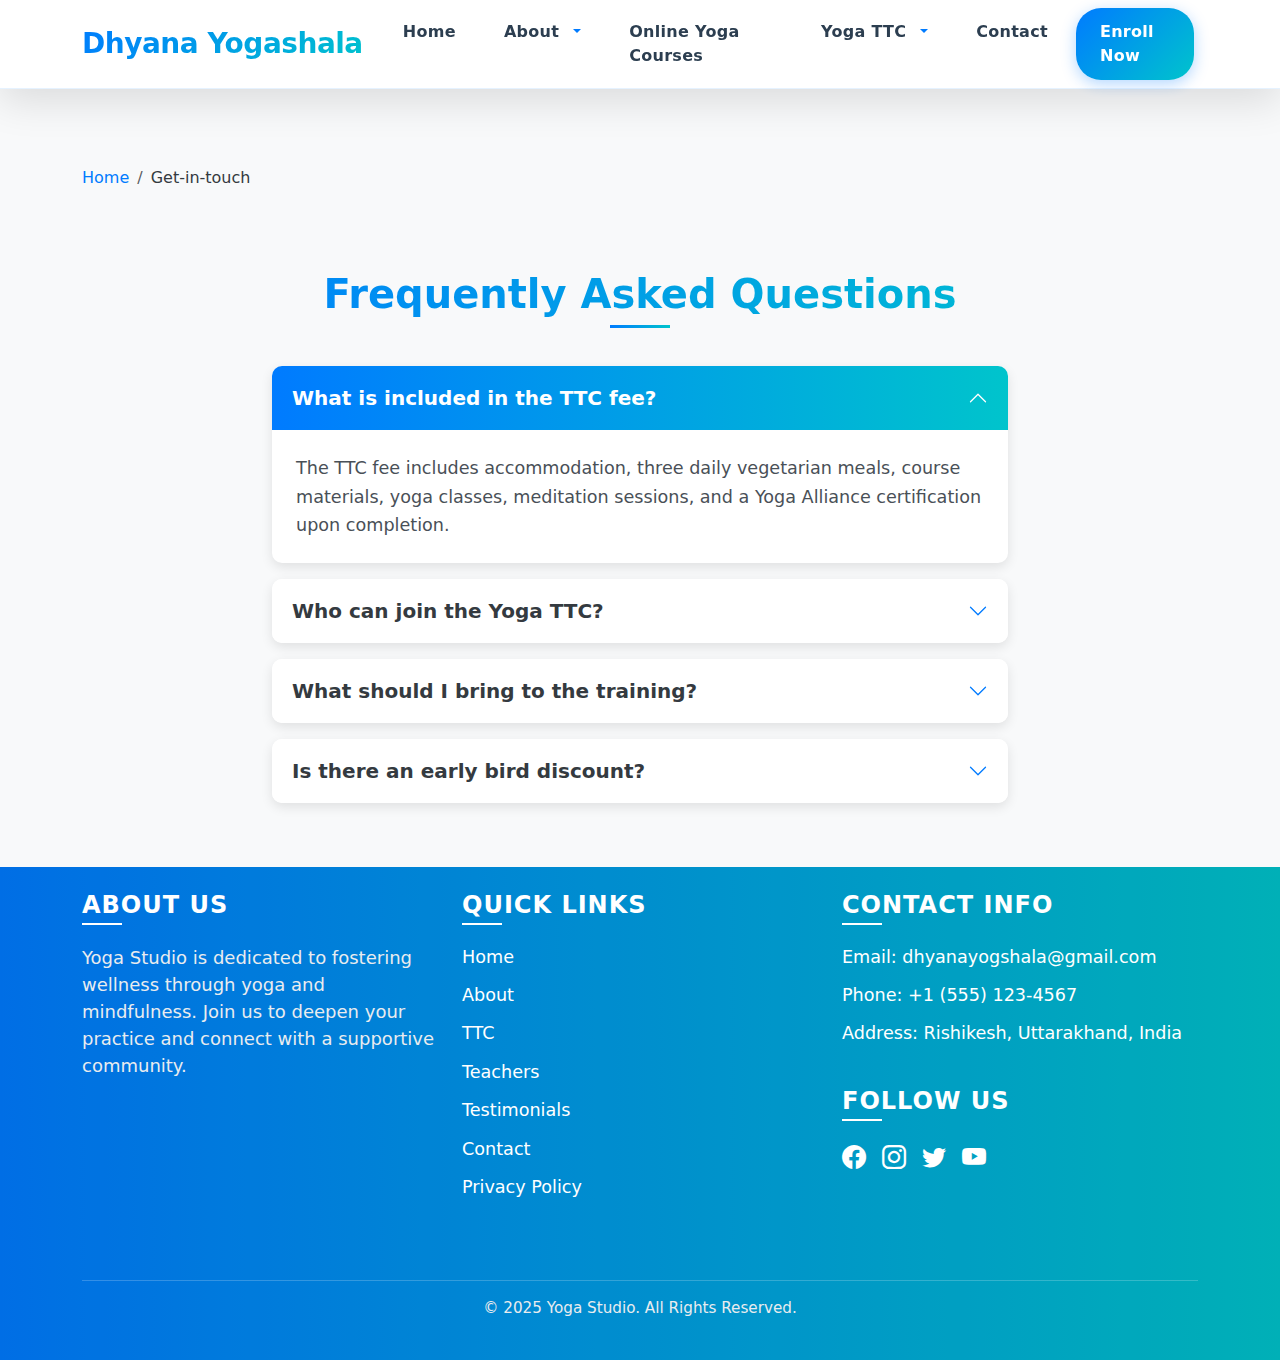
<file: frequently-asked-questions/index.html>
<!DOCTYPE html><html lang="en" data-critters-container><head>
  <meta charset="utf-8">
  <title>Yoga Studio</title>
  <meta name="description" content>
  <meta name="keywords" content>
  <meta name="robots" content="index, follow">
  <!-- Open Graph -->
  <meta property="og:title" content="Yoga Studio">
  <meta property="og:description" content>
  <meta property="og:url" content="undefined">
  <meta property="og:type" content="website">
  <meta property="og:image" content="https://yourdomain.com/assets/images/og-image.jpg">
  <!-- Twitter Card -->
  <meta name="twitter:card" content="summary">
  <meta name="twitter:title" content="Yoga Studio">
  <meta name="twitter:description" content>
  <meta name="twitter:image" content="https://yourdomain.com/assets/images/og-image.jpg">
  <meta name="twitter:site" content="@YourTwitterHandle"> <!-- Replace with your handle -->
  <!-- Canonical -->
  <!-- <link rel="canonical" href=""> -->
  <link rel="canonical" href="undefined">
  <!-- Structured Data Placeholder -->
  <script type="application/ld+json"></script>
  
  <base href="/">
  <meta name="viewport" content="width=device-width, initial-scale=1">
  <link rel="icon" type="image/x-icon" href="favicon.ico">
  <!-- Bootstrap Icons -->
  <!-- <link rel="stylesheet" href="https://cdn.jsdelivr.net/npm/bootstrap-icons@1.11.1/font/bootstrap-icons.css"> -->
  <!-- Font Awesome -->
  <!-- <link rel="stylesheet" href="https://cdnjs.cloudflare.com/ajax/libs/font-awesome/6.4.0/css/all.min.css"> -->
<style>@charset "UTF-8";body{margin:0;font-family:Arial,sans-serif}html{scroll-behavior:smooth}section{scroll-margin-top:70px}.navbar{background:#fffffff2;backdrop-filter:blur(10px);-webkit-backdrop-filter:blur(10px);box-shadow:0 8px 32px #00000014;padding:1rem 1.5rem;transition:all .3s cubic-bezier(.4,0,.2,1);border-bottom:1px solid rgba(0,123,255,.1)}.navbar.fixed-top{z-index:1030}.navbar:hover{box-shadow:0 12px 40px #0000001f}.navbar .navbar-brand{font-weight:800;font-size:1.75rem;background:linear-gradient(135deg,#007bff,#00c4cc,#007bff);background-size:200% 200%;-webkit-background-clip:text;background-clip:text;-webkit-text-fill-color:transparent;animation:gradientShift 3s ease-in-out infinite;text-decoration:none;letter-spacing:-.5px}.navbar .navbar-brand:hover{animation:gradientShift 1.5s ease-in-out infinite}@keyframes gradientShift{0%,to{background-position:0% 50%}50%{background-position:100% 50%}}.navbar .navbar-toggler{border:none;padding:.75rem;border-radius:8px;transition:all .3s ease}.navbar .navbar-toggler .navbar-toggler-icon{background-image:url("data:image/svg+xml,%3csvg xmlns='http://www.w3.org/2000/svg' viewBox='0 0 30 30'%3e%3cpath stroke='rgba(0, 123, 255, 0.9)' stroke-width='2.5' stroke-linecap='round' stroke-miterlimit='10' d='M4 7h22M4 15h22M4 23h22'/%3e%3c/svg%3e");transition:all .3s ease}.navbar .navbar-toggler:hover{background:#007bff1a;transform:scale(1.05)}.navbar .navbar-toggler:focus{outline:none;box-shadow:0 0 0 3px #007bff33}.navbar .navbar-nav .nav-item{margin:0 .25rem;position:relative}.navbar .navbar-nav .nav-item .nav-link{color:#2c3e50;font-size:1rem;font-weight:600;padding:.75rem 1.25rem;border-radius:12px;transition:all .3s cubic-bezier(.4,0,.2,1);position:relative;text-decoration:none;letter-spacing:.3px}.navbar .navbar-nav .nav-item .nav-link:before{content:"";position:absolute;bottom:0;left:50%;width:0;height:2px;background:linear-gradient(90deg,#007bff,#00c4cc);transition:all .3s ease;transform:translate(-50%)}.navbar .navbar-nav .nav-item .nav-link:hover{color:#007bff;background:#007bff14;transform:translateY(-2px)}.navbar .navbar-nav .nav-item .nav-link:hover:before{width:80%}.navbar .navbar-nav .nav-item .nav-link[href="/enroll-now"]{background:linear-gradient(135deg,#007bff,#00c4cc);color:#fff;font-weight:700;padding:.75rem 1.5rem;border-radius:25px;box-shadow:0 4px 15px #007bff4d;position:relative;overflow:hidden}.navbar .navbar-nav .nav-item .nav-link[href="/enroll-now"]:before{display:none}.navbar .navbar-nav .nav-item .nav-link[href="/enroll-now"]:after{content:"";position:absolute;top:0;left:-100%;width:100%;height:100%;background:linear-gradient(135deg,#0056b3,#009faf);transition:left .3s ease;z-index:-1}.navbar .navbar-nav .nav-item .nav-link[href="/enroll-now"]:hover{color:#fff;transform:translateY(-3px);box-shadow:0 8px 25px #007bff66}.navbar .navbar-nav .nav-item .nav-link[href="/enroll-now"]:hover:after{left:0}.navbar .navbar-nav .nav-item .nav-link[href="/enroll-now"]:active{transform:translateY(-1px);box-shadow:0 4px 15px #007bff4d}.navbar .navbar-nav .nav-item .nav-link.dropdown-toggle:after{border-top-color:#007bff;transition:all .3s ease;margin-left:.5rem}.navbar .navbar-nav .nav-item .nav-link:hover.dropdown-toggle:after{transform:rotate(180deg)}.navbar .navbar-nav .nav-item .dropdown-menu{background:#fffffff2;backdrop-filter:blur(10px);-webkit-backdrop-filter:blur(10px);border:1px solid rgba(0,123,255,.1);border-radius:16px;box-shadow:0 20px 40px #0000001a;margin-top:.5rem;padding:.75rem 0;animation:dropdownFadeIn .3s ease-out;min-width:220px}@keyframes dropdownFadeIn{0%{opacity:0;transform:translateY(-10px)}to{opacity:1;transform:translateY(0)}}.navbar .navbar-nav .nav-item .dropdown-menu .dropdown-item{color:#2c3e50;font-size:.95rem;font-weight:500;padding:.75rem 1.5rem;transition:all .3s ease;border-radius:8px;margin:0 .5rem;position:relative;overflow:hidden}.navbar .navbar-nav .nav-item .dropdown-menu .dropdown-item:before{content:"";position:absolute;left:-100%;top:0;width:100%;height:100%;background:linear-gradient(90deg,#007bff,#00c4cc);transition:left .3s ease;z-index:-1}.navbar .navbar-nav .nav-item .dropdown-menu .dropdown-item:hover{color:#fff;transform:translate(5px)}.navbar .navbar-nav .nav-item .dropdown-menu .dropdown-item:hover:before{left:0}@media (max-width: 991.98px){.navbar .navbar-nav{padding:1.5rem 0;background:#fffffffa;-webkit-backdrop-filter:blur(10px);backdrop-filter:blur(10px);border-radius:0 0 20px 20px;box-shadow:0 10px 30px #0000001a;margin-top:.5rem}.navbar .navbar-nav .nav-item{margin:.75rem 0}.navbar .navbar-nav .nav-item .nav-link{padding:1rem 1.5rem;text-align:center;border-radius:12px;margin:0 1rem}.navbar .navbar-nav .nav-item .nav-link:hover{background:#007bff1a;transform:none}.navbar .navbar-nav .nav-item .nav-link[href="/enroll-now"]{background:linear-gradient(135deg,#007bff,#00c4cc);color:#fff;font-weight:700;padding:1rem 2rem;border-radius:25px;box-shadow:0 4px 15px #007bff4d;margin:1rem}.navbar .navbar-nav .nav-item .nav-link[href="/enroll-now"]:hover{background:linear-gradient(135deg,#0056b3,#009faf);transform:scale(1.05);box-shadow:0 6px 20px #007bff66}.navbar .navbar-nav .nav-item .dropdown-menu{background:#f8f9faf2;text-align:center;box-shadow:none;border:1px solid rgba(0,123,255,.1);margin:.5rem 1rem}.navbar .navbar-nav .nav-item .dropdown-menu .dropdown-item{margin:.25rem .5rem;text-align:center}}@media (max-width: 575.98px){.navbar .navbar-nav{padding:1rem}}:root{--bs-blue:#0d6efd;--bs-indigo:#6610f2;--bs-purple:#6f42c1;--bs-pink:#d63384;--bs-red:#dc3545;--bs-orange:#fd7e14;--bs-yellow:#ffc107;--bs-green:#198754;--bs-teal:#20c997;--bs-cyan:#0dcaf0;--bs-black:#000;--bs-white:#fff;--bs-gray:#6c757d;--bs-gray-dark:#343a40;--bs-gray-100:#f8f9fa;--bs-gray-200:#e9ecef;--bs-gray-300:#dee2e6;--bs-gray-400:#ced4da;--bs-gray-500:#adb5bd;--bs-gray-600:#6c757d;--bs-gray-700:#495057;--bs-gray-800:#343a40;--bs-gray-900:#212529;--bs-primary:#0d6efd;--bs-secondary:#6c757d;--bs-success:#198754;--bs-info:#0dcaf0;--bs-warning:#ffc107;--bs-danger:#dc3545;--bs-light:#f8f9fa;--bs-dark:#212529;--bs-primary-rgb:13,110,253;--bs-secondary-rgb:108,117,125;--bs-success-rgb:25,135,84;--bs-info-rgb:13,202,240;--bs-warning-rgb:255,193,7;--bs-danger-rgb:220,53,69;--bs-light-rgb:248,249,250;--bs-dark-rgb:33,37,41;--bs-primary-text-emphasis:#052c65;--bs-secondary-text-emphasis:#2b2f32;--bs-success-text-emphasis:#0a3622;--bs-info-text-emphasis:#055160;--bs-warning-text-emphasis:#664d03;--bs-danger-text-emphasis:#58151c;--bs-light-text-emphasis:#495057;--bs-dark-text-emphasis:#495057;--bs-primary-bg-subtle:#cfe2ff;--bs-secondary-bg-subtle:#e2e3e5;--bs-success-bg-subtle:#d1e7dd;--bs-info-bg-subtle:#cff4fc;--bs-warning-bg-subtle:#fff3cd;--bs-danger-bg-subtle:#f8d7da;--bs-light-bg-subtle:#fcfcfd;--bs-dark-bg-subtle:#ced4da;--bs-primary-border-subtle:#9ec5fe;--bs-secondary-border-subtle:#c4c8cb;--bs-success-border-subtle:#a3cfbb;--bs-info-border-subtle:#9eeaf9;--bs-warning-border-subtle:#ffe69c;--bs-danger-border-subtle:#f1aeb5;--bs-light-border-subtle:#e9ecef;--bs-dark-border-subtle:#adb5bd;--bs-white-rgb:255,255,255;--bs-black-rgb:0,0,0;--bs-font-sans-serif:system-ui,-apple-system,"Segoe UI",Roboto,"Helvetica Neue","Noto Sans","Liberation Sans",Arial,sans-serif,"Apple Color Emoji","Segoe UI Emoji","Segoe UI Symbol","Noto Color Emoji";--bs-font-monospace:SFMono-Regular,Menlo,Monaco,Consolas,"Liberation Mono","Courier New",monospace;--bs-gradient:linear-gradient(180deg, rgba(255, 255, 255, .15), rgba(255, 255, 255, 0));--bs-body-font-family:var(--bs-font-sans-serif);--bs-body-font-size:1rem;--bs-body-font-weight:400;--bs-body-line-height:1.5;--bs-body-color:#212529;--bs-body-color-rgb:33,37,41;--bs-body-bg:#fff;--bs-body-bg-rgb:255,255,255;--bs-emphasis-color:#000;--bs-emphasis-color-rgb:0,0,0;--bs-secondary-color:rgba(33, 37, 41, .75);--bs-secondary-color-rgb:33,37,41;--bs-secondary-bg:#e9ecef;--bs-secondary-bg-rgb:233,236,239;--bs-tertiary-color:rgba(33, 37, 41, .5);--bs-tertiary-color-rgb:33,37,41;--bs-tertiary-bg:#f8f9fa;--bs-tertiary-bg-rgb:248,249,250;--bs-heading-color:inherit;--bs-link-color:#0d6efd;--bs-link-color-rgb:13,110,253;--bs-link-decoration:underline;--bs-link-hover-color:#0a58ca;--bs-link-hover-color-rgb:10,88,202;--bs-code-color:#d63384;--bs-highlight-color:#212529;--bs-highlight-bg:#fff3cd;--bs-border-width:1px;--bs-border-style:solid;--bs-border-color:#dee2e6;--bs-border-color-translucent:rgba(0, 0, 0, .175);--bs-border-radius:.375rem;--bs-border-radius-sm:.25rem;--bs-border-radius-lg:.5rem;--bs-border-radius-xl:1rem;--bs-border-radius-xxl:2rem;--bs-border-radius-2xl:var(--bs-border-radius-xxl);--bs-border-radius-pill:50rem;--bs-box-shadow:0 .5rem 1rem rgba(0, 0, 0, .15);--bs-box-shadow-sm:0 .125rem .25rem rgba(0, 0, 0, .075);--bs-box-shadow-lg:0 1rem 3rem rgba(0, 0, 0, .175);--bs-box-shadow-inset:inset 0 1px 2px rgba(0, 0, 0, .075);--bs-focus-ring-width:.25rem;--bs-focus-ring-opacity:.25;--bs-focus-ring-color:rgba(13, 110, 253, .25);--bs-form-valid-color:#198754;--bs-form-valid-border-color:#198754;--bs-form-invalid-color:#dc3545;--bs-form-invalid-border-color:#dc3545}*,:after,:before{box-sizing:border-box}@media (prefers-reduced-motion:no-preference){:root{scroll-behavior:smooth}}body{margin:0;font-family:var(--bs-body-font-family);font-size:var(--bs-body-font-size);font-weight:var(--bs-body-font-weight);line-height:var(--bs-body-line-height);color:var(--bs-body-color);text-align:var(--bs-body-text-align);background-color:var(--bs-body-bg);-webkit-text-size-adjust:100%;-webkit-tap-highlight-color:transparent}h2,h3,h5{margin-top:0;margin-bottom:.5rem;font-weight:500;line-height:1.2;color:var(--bs-heading-color)}h2{font-size:calc(1.325rem + .9vw)}@media (min-width:1200px){h2{font-size:2rem}}h3{font-size:calc(1.3rem + .6vw)}@media (min-width:1200px){h3{font-size:1.75rem}}h5{font-size:1.25rem}p{margin-top:0;margin-bottom:1rem}ol,ul{padding-left:2rem}ol,ul{margin-top:0;margin-bottom:1rem}ul ul{margin-bottom:0}a{color:rgba(var(--bs-link-color-rgb),var(--bs-link-opacity,1));text-decoration:underline}a:hover{--bs-link-color-rgb:var(--bs-link-hover-color-rgb)}a:not([href]):not([class]),a:not([href]):not([class]):hover{color:inherit;text-decoration:none}button{border-radius:0}button:focus:not(:focus-visible){outline:0}button{margin:0;font-family:inherit;font-size:inherit;line-height:inherit}button{text-transform:none}[role=button]{cursor:pointer}[type=button],button{-webkit-appearance:button}[type=button]:not(:disabled),button:not(:disabled){cursor:pointer}.list-unstyled{padding-left:0;list-style:none}.container{--bs-gutter-x:1.5rem;--bs-gutter-y:0;width:100%;padding-right:calc(var(--bs-gutter-x) * .5);padding-left:calc(var(--bs-gutter-x) * .5);margin-right:auto;margin-left:auto}@media (min-width:576px){.container{max-width:540px}}@media (min-width:768px){.container{max-width:720px}}@media (min-width:992px){.container{max-width:960px}}@media (min-width:1200px){.container{max-width:1140px}}@media (min-width:1400px){.container{max-width:1320px}}:root{--bs-breakpoint-xs:0;--bs-breakpoint-sm:576px;--bs-breakpoint-md:768px;--bs-breakpoint-lg:992px;--bs-breakpoint-xl:1200px;--bs-breakpoint-xxl:1400px}.row{--bs-gutter-x:1.5rem;--bs-gutter-y:0;display:flex;flex-wrap:wrap;margin-top:calc(-1 * var(--bs-gutter-y));margin-right:calc(-.5 * var(--bs-gutter-x));margin-left:calc(-.5 * var(--bs-gutter-x))}.row>*{flex-shrink:0;width:100%;max-width:100%;padding-right:calc(var(--bs-gutter-x) * .5);padding-left:calc(var(--bs-gutter-x) * .5);margin-top:var(--bs-gutter-y)}.col-12{flex:0 0 auto;width:100%}@media (min-width:768px){.col-md-4{flex:0 0 auto;width:33.33333333%}.col-md-10{flex:0 0 auto;width:83.33333333%}}@media (min-width:992px){.col-lg-8{flex:0 0 auto;width:66.66666667%}}.collapse:not(.show){display:none}.dropdown{position:relative}.dropdown-toggle{white-space:nowrap}.dropdown-toggle:after{display:inline-block;margin-left:.255em;vertical-align:.255em;content:"";border-top:.3em solid;border-right:.3em solid transparent;border-bottom:0;border-left:.3em solid transparent}.dropdown-toggle:empty:after{margin-left:0}.dropdown-menu{--bs-dropdown-zindex:1000;--bs-dropdown-min-width:10rem;--bs-dropdown-padding-x:0;--bs-dropdown-padding-y:.5rem;--bs-dropdown-spacer:.125rem;--bs-dropdown-font-size:1rem;--bs-dropdown-color:var(--bs-body-color);--bs-dropdown-bg:var(--bs-body-bg);--bs-dropdown-border-color:var(--bs-border-color-translucent);--bs-dropdown-border-radius:var(--bs-border-radius);--bs-dropdown-border-width:var(--bs-border-width);--bs-dropdown-inner-border-radius:calc(var(--bs-border-radius) - var(--bs-border-width));--bs-dropdown-divider-bg:var(--bs-border-color-translucent);--bs-dropdown-divider-margin-y:.5rem;--bs-dropdown-box-shadow:var(--bs-box-shadow);--bs-dropdown-link-color:var(--bs-body-color);--bs-dropdown-link-hover-color:var(--bs-body-color);--bs-dropdown-link-hover-bg:var(--bs-tertiary-bg);--bs-dropdown-link-active-color:#fff;--bs-dropdown-link-active-bg:#0d6efd;--bs-dropdown-link-disabled-color:var(--bs-tertiary-color);--bs-dropdown-item-padding-x:1rem;--bs-dropdown-item-padding-y:.25rem;--bs-dropdown-header-color:#6c757d;--bs-dropdown-header-padding-x:1rem;--bs-dropdown-header-padding-y:.5rem;position:absolute;z-index:var(--bs-dropdown-zindex);display:none;min-width:var(--bs-dropdown-min-width);padding:var(--bs-dropdown-padding-y) var(--bs-dropdown-padding-x);margin:0;font-size:var(--bs-dropdown-font-size);color:var(--bs-dropdown-color);text-align:left;list-style:none;background-color:var(--bs-dropdown-bg);background-clip:padding-box;border:var(--bs-dropdown-border-width) solid var(--bs-dropdown-border-color);border-radius:var(--bs-dropdown-border-radius)}.dropdown-item{display:block;width:100%;padding:var(--bs-dropdown-item-padding-y) var(--bs-dropdown-item-padding-x);clear:both;font-weight:400;color:var(--bs-dropdown-link-color);text-align:inherit;text-decoration:none;white-space:nowrap;background-color:transparent;border:0;border-radius:var(--bs-dropdown-item-border-radius,0)}.dropdown-item:focus,.dropdown-item:hover{color:var(--bs-dropdown-link-hover-color);background-color:var(--bs-dropdown-link-hover-bg)}.dropdown-item:active{color:var(--bs-dropdown-link-active-color);text-decoration:none;background-color:var(--bs-dropdown-link-active-bg)}.dropdown-item:disabled{color:var(--bs-dropdown-link-disabled-color);pointer-events:none;background-color:transparent}.nav-link{display:block;padding:var(--bs-nav-link-padding-y) var(--bs-nav-link-padding-x);font-size:var(--bs-nav-link-font-size);font-weight:var(--bs-nav-link-font-weight);color:var(--bs-nav-link-color);text-decoration:none;background:0 0;border:0;transition:color .15s ease-in-out,background-color .15s ease-in-out,border-color .15s ease-in-out}@media (prefers-reduced-motion:reduce){.nav-link{transition:none}}.nav-link:focus,.nav-link:hover{color:var(--bs-nav-link-hover-color)}.nav-link:focus-visible{outline:0;box-shadow:0 0 0 .25rem #0d6efd40}.nav-link:disabled{color:var(--bs-nav-link-disabled-color);pointer-events:none;cursor:default}.navbar{--bs-navbar-padding-x:0;--bs-navbar-padding-y:.5rem;--bs-navbar-color:rgba(var(--bs-emphasis-color-rgb), .65);--bs-navbar-hover-color:rgba(var(--bs-emphasis-color-rgb), .8);--bs-navbar-disabled-color:rgba(var(--bs-emphasis-color-rgb), .3);--bs-navbar-active-color:rgba(var(--bs-emphasis-color-rgb), 1);--bs-navbar-brand-padding-y:.3125rem;--bs-navbar-brand-margin-end:1rem;--bs-navbar-brand-font-size:1.25rem;--bs-navbar-brand-color:rgba(var(--bs-emphasis-color-rgb), 1);--bs-navbar-brand-hover-color:rgba(var(--bs-emphasis-color-rgb), 1);--bs-navbar-nav-link-padding-x:.5rem;--bs-navbar-toggler-padding-y:.25rem;--bs-navbar-toggler-padding-x:.75rem;--bs-navbar-toggler-font-size:1.25rem;--bs-navbar-toggler-icon-bg:url("data:image/svg+xml,%3csvg xmlns='http://www.w3.org/2000/svg' viewBox='0 0 30 30'%3e%3cpath stroke='rgba%2833, 37, 41, 0.75%29' stroke-linecap='round' stroke-miterlimit='10' stroke-width='2' d='M4 7h22M4 15h22M4 23h22'/%3e%3c/svg%3e");--bs-navbar-toggler-border-color:rgba(var(--bs-emphasis-color-rgb), .15);--bs-navbar-toggler-border-radius:var(--bs-border-radius);--bs-navbar-toggler-focus-width:.25rem;--bs-navbar-toggler-transition:box-shadow .15s ease-in-out;position:relative;display:flex;flex-wrap:wrap;align-items:center;justify-content:space-between;padding:var(--bs-navbar-padding-y) var(--bs-navbar-padding-x)}.navbar>.container{display:flex;flex-wrap:inherit;align-items:center;justify-content:space-between}.navbar-brand{padding-top:var(--bs-navbar-brand-padding-y);padding-bottom:var(--bs-navbar-brand-padding-y);margin-right:var(--bs-navbar-brand-margin-end);font-size:var(--bs-navbar-brand-font-size);color:var(--bs-navbar-brand-color);text-decoration:none;white-space:nowrap}.navbar-brand:focus,.navbar-brand:hover{color:var(--bs-navbar-brand-hover-color)}.navbar-nav{--bs-nav-link-padding-x:0;--bs-nav-link-padding-y:.5rem;--bs-nav-link-font-weight: ;--bs-nav-link-color:var(--bs-navbar-color);--bs-nav-link-hover-color:var(--bs-navbar-hover-color);--bs-nav-link-disabled-color:var(--bs-navbar-disabled-color);display:flex;flex-direction:column;padding-left:0;margin-bottom:0;list-style:none}.navbar-nav .dropdown-menu{position:static}.navbar-collapse{flex-basis:100%;flex-grow:1;align-items:center}.navbar-toggler{padding:var(--bs-navbar-toggler-padding-y) var(--bs-navbar-toggler-padding-x);font-size:var(--bs-navbar-toggler-font-size);line-height:1;color:var(--bs-navbar-color);background-color:transparent;border:var(--bs-border-width) solid var(--bs-navbar-toggler-border-color);border-radius:var(--bs-navbar-toggler-border-radius);transition:var(--bs-navbar-toggler-transition)}@media (prefers-reduced-motion:reduce){.navbar-toggler{transition:none}}.navbar-toggler:hover{text-decoration:none}.navbar-toggler:focus{text-decoration:none;outline:0;box-shadow:0 0 0 var(--bs-navbar-toggler-focus-width)}.navbar-toggler-icon{display:inline-block;width:1.5em;height:1.5em;vertical-align:middle;background-image:var(--bs-navbar-toggler-icon-bg);background-repeat:no-repeat;background-position:center;background-size:100%}@media (min-width:992px){.navbar-expand-lg{flex-wrap:nowrap;justify-content:flex-start}.navbar-expand-lg .navbar-nav{flex-direction:row}.navbar-expand-lg .navbar-nav .dropdown-menu{position:absolute}.navbar-expand-lg .navbar-nav .nav-link{padding-right:var(--bs-navbar-nav-link-padding-x);padding-left:var(--bs-navbar-nav-link-padding-x)}.navbar-expand-lg .navbar-collapse{display:flex!important;flex-basis:auto}.navbar-expand-lg .navbar-toggler{display:none}}.accordion{--bs-accordion-color:var(--bs-body-color);--bs-accordion-bg:var(--bs-body-bg);--bs-accordion-transition:color .15s ease-in-out,background-color .15s ease-in-out,border-color .15s ease-in-out,box-shadow .15s ease-in-out,border-radius .15s ease;--bs-accordion-border-color:var(--bs-border-color);--bs-accordion-border-width:var(--bs-border-width);--bs-accordion-border-radius:var(--bs-border-radius);--bs-accordion-inner-border-radius:calc(var(--bs-border-radius) - (var(--bs-border-width)));--bs-accordion-btn-padding-x:1.25rem;--bs-accordion-btn-padding-y:1rem;--bs-accordion-btn-color:var(--bs-body-color);--bs-accordion-btn-bg:var(--bs-accordion-bg);--bs-accordion-btn-icon:url("data:image/svg+xml,%3csvg xmlns='http://www.w3.org/2000/svg' viewBox='0 0 16 16' fill='none' stroke='%23212529' stroke-linecap='round' stroke-linejoin='round'%3e%3cpath d='M2 5L8 11L14 5'/%3e%3c/svg%3e");--bs-accordion-btn-icon-width:1.25rem;--bs-accordion-btn-icon-transform:rotate(-180deg);--bs-accordion-btn-icon-transition:transform .2s ease-in-out;--bs-accordion-btn-active-icon:url("data:image/svg+xml,%3csvg xmlns='http://www.w3.org/2000/svg' viewBox='0 0 16 16' fill='none' stroke='%23052c65' stroke-linecap='round' stroke-linejoin='round'%3e%3cpath d='M2 5L8 11L14 5'/%3e%3c/svg%3e");--bs-accordion-btn-focus-box-shadow:0 0 0 .25rem rgba(13, 110, 253, .25);--bs-accordion-body-padding-x:1.25rem;--bs-accordion-body-padding-y:1rem;--bs-accordion-active-color:var(--bs-primary-text-emphasis);--bs-accordion-active-bg:var(--bs-primary-bg-subtle)}.accordion-button{position:relative;display:flex;align-items:center;width:100%;padding:var(--bs-accordion-btn-padding-y) var(--bs-accordion-btn-padding-x);font-size:1rem;color:var(--bs-accordion-btn-color);text-align:left;background-color:var(--bs-accordion-btn-bg);border:0;border-radius:0;overflow-anchor:none;transition:var(--bs-accordion-transition)}@media (prefers-reduced-motion:reduce){.accordion-button{transition:none}}.accordion-button:not(.collapsed){color:var(--bs-accordion-active-color);background-color:var(--bs-accordion-active-bg);box-shadow:inset 0 calc(-1 * var(--bs-accordion-border-width)) 0 var(--bs-accordion-border-color)}.accordion-button:not(.collapsed):after{background-image:var(--bs-accordion-btn-active-icon);transform:var(--bs-accordion-btn-icon-transform)}.accordion-button:after{flex-shrink:0;width:var(--bs-accordion-btn-icon-width);height:var(--bs-accordion-btn-icon-width);margin-left:auto;content:"";background-image:var(--bs-accordion-btn-icon);background-repeat:no-repeat;background-size:var(--bs-accordion-btn-icon-width);transition:var(--bs-accordion-btn-icon-transition)}@media (prefers-reduced-motion:reduce){.accordion-button:after{transition:none}}.accordion-button:hover{z-index:2}.accordion-button:focus{z-index:3;outline:0;box-shadow:var(--bs-accordion-btn-focus-box-shadow)}.accordion-header{margin-bottom:0}.accordion-item{color:var(--bs-accordion-color);background-color:var(--bs-accordion-bg);border:var(--bs-accordion-border-width) solid var(--bs-accordion-border-color)}.accordion-item:first-of-type{border-top-left-radius:var(--bs-accordion-border-radius);border-top-right-radius:var(--bs-accordion-border-radius)}.accordion-item:first-of-type>.accordion-header .accordion-button{border-top-left-radius:var(--bs-accordion-inner-border-radius);border-top-right-radius:var(--bs-accordion-inner-border-radius)}.accordion-item:not(:first-of-type){border-top:0}.accordion-item:last-of-type{border-bottom-right-radius:var(--bs-accordion-border-radius);border-bottom-left-radius:var(--bs-accordion-border-radius)}.accordion-item:last-of-type>.accordion-header .accordion-button.collapsed{border-bottom-right-radius:var(--bs-accordion-inner-border-radius);border-bottom-left-radius:var(--bs-accordion-inner-border-radius)}.accordion-item:last-of-type>.accordion-collapse{border-bottom-right-radius:var(--bs-accordion-border-radius);border-bottom-left-radius:var(--bs-accordion-border-radius)}.accordion-body{padding:var(--bs-accordion-body-padding-y) var(--bs-accordion-body-padding-x)}.breadcrumb{--bs-breadcrumb-padding-x:0;--bs-breadcrumb-padding-y:0;--bs-breadcrumb-margin-bottom:1rem;--bs-breadcrumb-bg: ;--bs-breadcrumb-border-radius: ;--bs-breadcrumb-divider-color:var(--bs-secondary-color);--bs-breadcrumb-item-padding-x:.5rem;--bs-breadcrumb-item-active-color:var(--bs-secondary-color);display:flex;flex-wrap:wrap;padding:var(--bs-breadcrumb-padding-y) var(--bs-breadcrumb-padding-x);margin-bottom:var(--bs-breadcrumb-margin-bottom);font-size:var(--bs-breadcrumb-font-size);list-style:none;background-color:var(--bs-breadcrumb-bg);border-radius:var(--bs-breadcrumb-border-radius)}.breadcrumb-item+.breadcrumb-item{padding-left:var(--bs-breadcrumb-item-padding-x)}.breadcrumb-item+.breadcrumb-item:before{float:left;padding-right:var(--bs-breadcrumb-item-padding-x);color:var(--bs-breadcrumb-divider-color);content:var(--bs-breadcrumb-divider, "/")}.breadcrumb-item.active{color:var(--bs-breadcrumb-item-active-color)}.fixed-top{position:fixed;top:0;right:0;left:0;z-index:1030}.justify-content-center{justify-content:center!important}.mt-3{margin-top:1rem!important}.me-3{margin-right:1rem!important}.mb-3{margin-bottom:1rem!important}.mb-5{margin-bottom:3rem!important}.ms-auto{margin-left:auto!important}.py-4{padding-top:1.5rem!important;padding-bottom:1.5rem!important}.py-5{padding-top:3rem!important;padding-bottom:3rem!important}.text-center{text-align:center!important}.text-white{--bs-text-opacity:1;color:rgba(var(--bs-white-rgb),var(--bs-text-opacity))!important}@font-face{font-display:block;font-family:bootstrap-icons;src:url("./media/bootstrap-icons-X6UQXWUS.woff2?dd67030699838ea613ee6dbda90effa6") format("woff2"),url("./media/bootstrap-icons-OCU552PF.woff?dd67030699838ea613ee6dbda90effa6") format("woff")}.bi:before{display:inline-block;font-family:bootstrap-icons!important;font-style:normal;font-weight:400!important;font-variant:normal;text-transform:none;line-height:1;vertical-align:-.125em;-webkit-font-smoothing:antialiased;-moz-osx-font-smoothing:grayscale}.bi-facebook:before{content:"\f344"}.bi-instagram:before{content:"\f437"}.bi-twitter:before{content:"\f5ef"}.bi-youtube:before{content:"\f62b"}
</style><link rel="stylesheet" href="styles-PFZYTYND.css" media="print" onload="this.media='all'"><noscript><link rel="stylesheet" href="styles-PFZYTYND.css"></noscript><link rel="modulepreload" href="chunk-QPUKBFZN.js"><link rel="modulepreload" href="chunk-A2X6SBJQ.js"><link rel="modulepreload" href="chunk-6WF27LM2.js"><link rel="modulepreload" href="chunk-Y67ZYSQ6.js"><style ng-app-id="ng">#yoga-ttc[_ngcontent-ng-c2800382134]{background:#f8f9fa}#yoga-ttc[_ngcontent-ng-c2800382134]   h2[_ngcontent-ng-c2800382134]{background:linear-gradient(90deg,#007bff,#00c4cc);-webkit-background-clip:text;background-clip:text;-webkit-text-fill-color:transparent;font-size:2.5rem;font-weight:700}#yoga-ttc[_ngcontent-ng-c2800382134]   .ttc-card[_ngcontent-ng-c2800382134]{border:none;border-radius:15px;box-shadow:0 6px 18px #0000001a;background:#fff;overflow:hidden;transition:transform .3s ease,box-shadow .3s ease}#yoga-ttc[_ngcontent-ng-c2800382134]   .ttc-card[_ngcontent-ng-c2800382134]:hover{transform:translateY(-8px);box-shadow:0 12px 24px #00000026}#yoga-ttc[_ngcontent-ng-c2800382134]   .ttc-card[_ngcontent-ng-c2800382134]   .carousel[_ngcontent-ng-c2800382134]   .carousel-inner[_ngcontent-ng-c2800382134]{border-radius:10px 10px 0 0;overflow:hidden}#yoga-ttc[_ngcontent-ng-c2800382134]   .ttc-card[_ngcontent-ng-c2800382134]   .carousel[_ngcontent-ng-c2800382134]   .carousel-item[_ngcontent-ng-c2800382134]   img[_ngcontent-ng-c2800382134]{height:250px;object-fit:cover}#yoga-ttc[_ngcontent-ng-c2800382134]   .ttc-card[_ngcontent-ng-c2800382134]   .carousel[_ngcontent-ng-c2800382134]   .carousel-control-prev[_ngcontent-ng-c2800382134], #yoga-ttc[_ngcontent-ng-c2800382134]   .ttc-card[_ngcontent-ng-c2800382134]   .carousel[_ngcontent-ng-c2800382134]   .carousel-control-next[_ngcontent-ng-c2800382134]{width:10%;opacity:.7}#yoga-ttc[_ngcontent-ng-c2800382134]   .ttc-card[_ngcontent-ng-c2800382134]   .carousel[_ngcontent-ng-c2800382134]   .carousel-control-prev[_ngcontent-ng-c2800382134]:hover, #yoga-ttc[_ngcontent-ng-c2800382134]   .ttc-card[_ngcontent-ng-c2800382134]   .carousel[_ngcontent-ng-c2800382134]   .carousel-control-next[_ngcontent-ng-c2800382134]:hover{opacity:1}#yoga-ttc[_ngcontent-ng-c2800382134]   .ttc-card[_ngcontent-ng-c2800382134]   .card-header[_ngcontent-ng-c2800382134]{background:#fff;padding:1.5rem;border-bottom:2px solid #e9ecef;position:relative;display:flex;justify-content:space-between;align-items:center}#yoga-ttc[_ngcontent-ng-c2800382134]   .ttc-card[_ngcontent-ng-c2800382134]   .card-header[_ngcontent-ng-c2800382134]   .card-title[_ngcontent-ng-c2800382134]{font-size:2rem;background:linear-gradient(90deg,#007bff,#00c4cc);-webkit-background-clip:text;background-clip:text;-webkit-text-fill-color:transparent;margin:0}#yoga-ttc[_ngcontent-ng-c2800382134]   .ttc-card[_ngcontent-ng-c2800382134]   .card-header[_ngcontent-ng-c2800382134]   .early-bird-badge[_ngcontent-ng-c2800382134]{background:linear-gradient(90deg,#007bff,#00c4cc);color:#fff;font-size:1rem;font-weight:700;padding:.5rem 1rem;border-radius:25px;box-shadow:0 2px 6px #0000001a}#yoga-ttc[_ngcontent-ng-c2800382134]   .ttc-card[_ngcontent-ng-c2800382134]   .card-body[_ngcontent-ng-c2800382134]{padding:2rem}#yoga-ttc[_ngcontent-ng-c2800382134]   .ttc-card[_ngcontent-ng-c2800382134]   .card-body[_ngcontent-ng-c2800382134]   .ttc-about[_ngcontent-ng-c2800382134]{font-size:1.1rem;color:#495057;line-height:1.6}#yoga-ttc[_ngcontent-ng-c2800382134]   .ttc-card[_ngcontent-ng-c2800382134]   .card-body[_ngcontent-ng-c2800382134]   .ttc-details[_ngcontent-ng-c2800382134]   li[_ngcontent-ng-c2800382134]{font-size:1.1rem;color:#495057;margin-bottom:.75rem}#yoga-ttc[_ngcontent-ng-c2800382134]   .ttc-card[_ngcontent-ng-c2800382134]   .card-body[_ngcontent-ng-c2800382134]   .ttc-details[_ngcontent-ng-c2800382134]   li[_ngcontent-ng-c2800382134]   strong[_ngcontent-ng-c2800382134]{color:#343a40;font-weight:600}#yoga-ttc[_ngcontent-ng-c2800382134]   .ttc-card[_ngcontent-ng-c2800382134]   .card-body[_ngcontent-ng-c2800382134]   h4[_ngcontent-ng-c2800382134]{font-size:1.5rem;color:#007bff;margin-bottom:1.25rem;position:relative}#yoga-ttc[_ngcontent-ng-c2800382134]   .ttc-card[_ngcontent-ng-c2800382134]   .card-body[_ngcontent-ng-c2800382134]   h4[_ngcontent-ng-c2800382134]:after{content:"";position:absolute;bottom:-5px;left:0;width:50px;height:2px;background:linear-gradient(90deg,#007bff,#00c4cc)}#yoga-ttc[_ngcontent-ng-c2800382134]   .ttc-card[_ngcontent-ng-c2800382134]   .card-body[_ngcontent-ng-c2800382134]   .pricing[_ngcontent-ng-c2800382134]   p[_ngcontent-ng-c2800382134]{font-size:1.2rem;color:#495057;margin-bottom:.75rem}#yoga-ttc[_ngcontent-ng-c2800382134]   .ttc-card[_ngcontent-ng-c2800382134]   .card-body[_ngcontent-ng-c2800382134]   .pricing[_ngcontent-ng-c2800382134]   p[_ngcontent-ng-c2800382134]   strong[_ngcontent-ng-c2800382134]{color:#343a40;font-weight:600}#yoga-ttc[_ngcontent-ng-c2800382134]   .ttc-card[_ngcontent-ng-c2800382134]   .card-body[_ngcontent-ng-c2800382134]   .btn-gradient[_ngcontent-ng-c2800382134]{background:linear-gradient(90deg,#007bff,#00c4cc);color:#fff;border:none;padding:.75rem 2rem;border-radius:30px;font-size:1.1rem;font-weight:500;transition:opacity .3s ease,transform .3s ease}#yoga-ttc[_ngcontent-ng-c2800382134]   .ttc-card[_ngcontent-ng-c2800382134]   .card-body[_ngcontent-ng-c2800382134]   .btn-gradient[_ngcontent-ng-c2800382134]:hover{opacity:.9;transform:scale(1.05);color:#fff}#yoga-ttc[_ngcontent-ng-c2800382134]   .ttc-card[_ngcontent-ng-c2800382134]   .card-body[_ngcontent-ng-c2800382134]   .btn-outline-gradient[_ngcontent-ng-c2800382134]{border:2px solid transparent;border-image:linear-gradient(90deg,#007bff,#00c4cc) 1;color:#007bff;padding:.75rem 2rem;border-radius:30px;font-size:1.1rem;font-weight:500;transition:background .3s ease,color .3s ease,transform .3s ease}#yoga-ttc[_ngcontent-ng-c2800382134]   .ttc-card[_ngcontent-ng-c2800382134]   .card-body[_ngcontent-ng-c2800382134]   .btn-outline-gradient[_ngcontent-ng-c2800382134]:hover{transform:scale(1.05)}@media (max-width: 767.98px){#yoga-ttc[_ngcontent-ng-c2800382134]   h2[_ngcontent-ng-c2800382134]{font-size:2rem}#yoga-ttc[_ngcontent-ng-c2800382134]   .ttc-card[_ngcontent-ng-c2800382134]   .card-header[_ngcontent-ng-c2800382134]{flex-direction:column;text-align:center;padding:1rem}#yoga-ttc[_ngcontent-ng-c2800382134]   .ttc-card[_ngcontent-ng-c2800382134]   .card-header[_ngcontent-ng-c2800382134]   .card-title[_ngcontent-ng-c2800382134]{font-size:1.75rem;margin-bottom:.75rem}#yoga-ttc[_ngcontent-ng-c2800382134]   .ttc-card[_ngcontent-ng-c2800382134]   .card-header[_ngcontent-ng-c2800382134]   .early-bird-badge[_ngcontent-ng-c2800382134]{font-size:.9rem;padding:.4rem .8rem}#yoga-ttc[_ngcontent-ng-c2800382134]   .ttc-card[_ngcontent-ng-c2800382134]   .card-body[_ngcontent-ng-c2800382134]{padding:1.5rem}#yoga-ttc[_ngcontent-ng-c2800382134]   .ttc-card[_ngcontent-ng-c2800382134]   .card-body[_ngcontent-ng-c2800382134]   .ttc-about[_ngcontent-ng-c2800382134], #yoga-ttc[_ngcontent-ng-c2800382134]   .ttc-card[_ngcontent-ng-c2800382134]   .card-body[_ngcontent-ng-c2800382134]   .ttc-details[_ngcontent-ng-c2800382134]   li[_ngcontent-ng-c2800382134]{font-size:1rem}#yoga-ttc[_ngcontent-ng-c2800382134]   .ttc-card[_ngcontent-ng-c2800382134]   .card-body[_ngcontent-ng-c2800382134]   h4[_ngcontent-ng-c2800382134]{font-size:1.25rem}#yoga-ttc[_ngcontent-ng-c2800382134]   .ttc-card[_ngcontent-ng-c2800382134]   .card-body[_ngcontent-ng-c2800382134]   .pricing[_ngcontent-ng-c2800382134]   p[_ngcontent-ng-c2800382134]{font-size:1.1rem}#yoga-ttc[_ngcontent-ng-c2800382134]   .ttc-card[_ngcontent-ng-c2800382134]   .card-body[_ngcontent-ng-c2800382134]   .d-flex[_ngcontent-ng-c2800382134]{flex-direction:column;gap:1rem}#yoga-ttc[_ngcontent-ng-c2800382134]   .ttc-card[_ngcontent-ng-c2800382134]   .card-body[_ngcontent-ng-c2800382134]   .btn-gradient[_ngcontent-ng-c2800382134], #yoga-ttc[_ngcontent-ng-c2800382134]   .ttc-card[_ngcontent-ng-c2800382134]   .card-body[_ngcontent-ng-c2800382134]   .btn-outline-gradient[_ngcontent-ng-c2800382134]{padding:.6rem 1.5rem;font-size:1rem}}.hero-section[_ngcontent-ng-c2800382134]{position:relative;height:100vh;overflow:hidden;display:flex;align-items:center;justify-content:center}.hero-section[_ngcontent-ng-c2800382134]   .video-background[_ngcontent-ng-c2800382134]{position:absolute;top:0;left:0;width:100%;height:100%;z-index:1}.hero-section[_ngcontent-ng-c2800382134]   .video-background[_ngcontent-ng-c2800382134]   iframe[_ngcontent-ng-c2800382134]{width:100%;height:100%;object-fit:cover;pointer-events:none}.hero-section[_ngcontent-ng-c2800382134]   .video-background[_ngcontent-ng-c2800382134]   .video-overlay[_ngcontent-ng-c2800382134]{position:absolute;top:0;left:0;width:100%;height:100%;background:#00000080;z-index:2}.hero-section[_ngcontent-ng-c2800382134]   .hero-content[_ngcontent-ng-c2800382134]{position:relative;z-index:3;text-align:center;color:#fff;padding:0 1rem}.hero-section[_ngcontent-ng-c2800382134]   .hero-content[_ngcontent-ng-c2800382134]   .hero-quote[_ngcontent-ng-c2800382134]{font-size:3rem;font-weight:700;text-shadow:0 2px 6px rgba(0,0,0,.5);margin-bottom:1.5rem}.hero-section[_ngcontent-ng-c2800382134]   .hero-content[_ngcontent-ng-c2800382134]   .hero-subtext[_ngcontent-ng-c2800382134]{font-size:1.5rem;text-shadow:0 1px 4px rgba(0,0,0,.3);margin-bottom:2rem}.hero-section[_ngcontent-ng-c2800382134]   .hero-content[_ngcontent-ng-c2800382134]   .btn-gradient[_ngcontent-ng-c2800382134]{background:linear-gradient(90deg,#007bff,#00c4cc);color:#fff;border:none;padding:.75rem 2rem;border-radius:30px;font-size:1.2rem;font-weight:500;transition:opacity .3s ease,transform .3s ease}.hero-section[_ngcontent-ng-c2800382134]   .hero-content[_ngcontent-ng-c2800382134]   .btn-gradient[_ngcontent-ng-c2800382134]:hover{opacity:.9;transform:scale(1.05);color:#fff}@media (max-width: 991.98px){.hero-section[_ngcontent-ng-c2800382134]   .hero-content[_ngcontent-ng-c2800382134]   .hero-quote[_ngcontent-ng-c2800382134]{font-size:2.5rem}.hero-section[_ngcontent-ng-c2800382134]   .hero-content[_ngcontent-ng-c2800382134]   .hero-subtext[_ngcontent-ng-c2800382134]{font-size:1.25rem}.hero-section[_ngcontent-ng-c2800382134]   .hero-content[_ngcontent-ng-c2800382134]   .btn-gradient[_ngcontent-ng-c2800382134]{padding:.6rem 1.5rem;font-size:1rem}}@media (max-width: 767.98px){.hero-section[_ngcontent-ng-c2800382134]   .hero-content[_ngcontent-ng-c2800382134]   .hero-quote[_ngcontent-ng-c2800382134]{font-size:2rem}.hero-section[_ngcontent-ng-c2800382134]   .hero-content[_ngcontent-ng-c2800382134]   .hero-subtext[_ngcontent-ng-c2800382134]{font-size:1rem}.hero-section[_ngcontent-ng-c2800382134]   .hero-content[_ngcontent-ng-c2800382134]   .btn-gradient[_ngcontent-ng-c2800382134]{padding:.5rem 1.25rem;font-size:.9rem}}#faqs[_ngcontent-ng-c2800382134]{background:#f8f9fa;padding:5rem 0}#faqs[_ngcontent-ng-c2800382134]   h2[_ngcontent-ng-c2800382134]{background:linear-gradient(90deg,#007bff,#00c4cc);-webkit-background-clip:text;background-clip:text;-webkit-text-fill-color:transparent;font-size:2.5rem;font-weight:700;position:relative}#faqs[_ngcontent-ng-c2800382134]   h2[_ngcontent-ng-c2800382134]:after{content:"";position:absolute;bottom:-10px;left:50%;transform:translate(-50%);width:60px;height:3px;background:linear-gradient(90deg,#007bff,#00c4cc)}#faqs[_ngcontent-ng-c2800382134]   .accordion[_ngcontent-ng-c2800382134]   .accordion-item[_ngcontent-ng-c2800382134]{border:none;border-radius:10px;margin-bottom:1rem;box-shadow:0 4px 12px #0000001a;overflow:hidden;background:#fff;transition:box-shadow .3s ease}#faqs[_ngcontent-ng-c2800382134]   .accordion[_ngcontent-ng-c2800382134]   .accordion-item[_ngcontent-ng-c2800382134]:hover{box-shadow:0 6px 16px #00000026}#faqs[_ngcontent-ng-c2800382134]   .accordion[_ngcontent-ng-c2800382134]   .accordion-item[_ngcontent-ng-c2800382134]   .accordion-header[_ngcontent-ng-c2800382134]   .accordion-button[_ngcontent-ng-c2800382134]{background:#fff;color:#343a40;font-size:1.25rem;font-weight:600;padding:1.25rem;border:none;box-shadow:none;transition:background .3s ease}#faqs[_ngcontent-ng-c2800382134]   .accordion[_ngcontent-ng-c2800382134]   .accordion-item[_ngcontent-ng-c2800382134]   .accordion-header[_ngcontent-ng-c2800382134]   .accordion-button[_ngcontent-ng-c2800382134]:not(.collapsed){background:linear-gradient(90deg,#007bff,#00c4cc);color:#fff}#faqs[_ngcontent-ng-c2800382134]   .accordion[_ngcontent-ng-c2800382134]   .accordion-item[_ngcontent-ng-c2800382134]   .accordion-header[_ngcontent-ng-c2800382134]   .accordion-button[_ngcontent-ng-c2800382134]:focus{box-shadow:none;outline:none}#faqs[_ngcontent-ng-c2800382134]   .accordion[_ngcontent-ng-c2800382134]   .accordion-item[_ngcontent-ng-c2800382134]   .accordion-header[_ngcontent-ng-c2800382134]   .accordion-button[_ngcontent-ng-c2800382134]:after{background-image:url("data:image/svg+xml,%3csvg xmlns='http://www.w3.org/2000/svg' viewBox='0 0 16 16' fill='%23007bff'%3e%3cpath fill-rule='evenodd' d='M1.646 4.646a.5.5 0 0 1 .708 0L8 10.293l5.646-5.647a.5.5 0 0 1 .708.708l-6 6a.5.5 0 0 1-.708 0l-6-6a.5.5 0 0 1 0-.708z'/%3e%3c/svg%3e");transition:background-image .3s ease}#faqs[_ngcontent-ng-c2800382134]   .accordion[_ngcontent-ng-c2800382134]   .accordion-item[_ngcontent-ng-c2800382134]   .accordion-header[_ngcontent-ng-c2800382134]   .accordion-button[_ngcontent-ng-c2800382134]:not(.collapsed):after{background-image:url("data:image/svg+xml,%3csvg xmlns='http://www.w3.org/2000/svg' viewBox='0 0 16 16' fill='%23fff'%3e%3cpath fill-rule='evenodd' d='M1.646 4.646a.5.5 0 0 1 .708 0L8 10.293l5.646-5.647a.5.5 0 0 1 .708.708l-6 6a.5.5 0 0 1-.708 0l-6-6a.5.5 0 0 1 0-.708z'/%3e%3c/svg%3e")}#faqs[_ngcontent-ng-c2800382134]   .accordion[_ngcontent-ng-c2800382134]   .accordion-item[_ngcontent-ng-c2800382134]   .accordion-collapse[_ngcontent-ng-c2800382134]   .accordion-body[_ngcontent-ng-c2800382134]{font-size:1.1rem;color:#495057;line-height:1.6;padding:1.5rem}@media (max-width: 767.98px){#faqs[_ngcontent-ng-c2800382134]{padding:3rem 0}#faqs[_ngcontent-ng-c2800382134]   h2[_ngcontent-ng-c2800382134]{font-size:2rem}#faqs[_ngcontent-ng-c2800382134]   .accordion[_ngcontent-ng-c2800382134]   .accordion-item[_ngcontent-ng-c2800382134]   .accordion-header[_ngcontent-ng-c2800382134]   .accordion-button[_ngcontent-ng-c2800382134]{font-size:1.1rem;padding:1rem}#faqs[_ngcontent-ng-c2800382134]   .accordion[_ngcontent-ng-c2800382134]   .accordion-item[_ngcontent-ng-c2800382134]   .accordion-collapse[_ngcontent-ng-c2800382134]   .accordion-body[_ngcontent-ng-c2800382134]{font-size:1rem;padding:1.25rem}}</style><style ng-app-id="ng">footer[_ngcontent-ng-c3282301038]{background:linear-gradient(90deg,#007bff,#00c4cc);color:#fff;padding:4rem 0 2rem;position:relative;overflow:hidden}footer[_ngcontent-ng-c3282301038]:before{content:"";position:absolute;top:0;left:0;width:100%;height:100%;background:#0000001a;z-index:1}footer[_ngcontent-ng-c3282301038]   .container[_ngcontent-ng-c3282301038]{position:relative;z-index:2}footer[_ngcontent-ng-c3282301038]   .footer-text[_ngcontent-ng-c3282301038]{font-size:large;line-height:1.5;margin-bottom:2rem;color:#e9ecef}footer[_ngcontent-ng-c3282301038]   .footer-title[_ngcontent-ng-c3282301038]{font-size:1.5rem;font-weight:600;margin-bottom:1.5rem;position:relative;text-transform:uppercase;letter-spacing:1px}footer[_ngcontent-ng-c3282301038]   .footer-title[_ngcontent-ng-c3282301038]:after{content:"";position:absolute;bottom:-5px;left:0;width:40px;height:2px;background:#fff}footer[_ngcontent-ng-c3282301038]   .list-unstyled[_ngcontent-ng-c3282301038]   li[_ngcontent-ng-c3282301038]{font-size:1.1rem;margin-bottom:.75rem;transition:transform .3s ease}footer[_ngcontent-ng-c3282301038]   .list-unstyled[_ngcontent-ng-c3282301038]   li[_ngcontent-ng-c3282301038]:hover{transform:translate(5px)}footer[_ngcontent-ng-c3282301038]   .list-unstyled[_ngcontent-ng-c3282301038]   li[_ngcontent-ng-c3282301038]   a.footer-link[_ngcontent-ng-c3282301038]{color:#fff;text-decoration:none;transition:color .3s ease}footer[_ngcontent-ng-c3282301038]   .list-unstyled[_ngcontent-ng-c3282301038]   li[_ngcontent-ng-c3282301038]   a.footer-link[_ngcontent-ng-c3282301038]:hover{color:#e9ecef}footer[_ngcontent-ng-c3282301038]   .social-links[_ngcontent-ng-c3282301038]   .social-icon[_ngcontent-ng-c3282301038]{color:#fff;font-size:1.5rem;transition:color .3s ease}footer[_ngcontent-ng-c3282301038]   .social-links[_ngcontent-ng-c3282301038]   .social-icon[_ngcontent-ng-c3282301038]:hover{color:#e0f7fa}footer[_ngcontent-ng-c3282301038]   .footer-copyright[_ngcontent-ng-c3282301038]{font-size:.95rem;margin-top:2rem;padding-top:1rem;border-top:1px solid rgba(255,255,255,.2);color:#e9ecef}@media (max-width: 991.98px){footer[_ngcontent-ng-c3282301038]{padding:3rem 0 1.5rem}footer[_ngcontent-ng-c3282301038]   .footer-title[_ngcontent-ng-c3282301038]{font-size:1.25rem;margin-bottom:1rem}footer[_ngcontent-ng-c3282301038]   .list-unstyled[_ngcontent-ng-c3282301038]   li[_ngcontent-ng-c3282301038]{font-size:1rem}footer[_ngcontent-ng-c3282301038]   .social-links[_ngcontent-ng-c3282301038]{gap:1rem}footer[_ngcontent-ng-c3282301038]   .social-links[_ngcontent-ng-c3282301038]   .social-link[_ngcontent-ng-c3282301038]{font-size:1.25rem}footer[_ngcontent-ng-c3282301038]   .footer-copyright[_ngcontent-ng-c3282301038]{font-size:.9rem}}@media (max-width: 767.98px){footer[_ngcontent-ng-c3282301038]{text-align:center}footer[_ngcontent-ng-c3282301038]   .col-md-4[_ngcontent-ng-c3282301038]{margin-bottom:2rem}footer[_ngcontent-ng-c3282301038]   .social-links[_ngcontent-ng-c3282301038]{justify-content:center}footer[_ngcontent-ng-c3282301038]   .footer-title[_ngcontent-ng-c3282301038]:after{left:50%;transform:translate(-50%)}}</style><style ng-app-id="ng">#faqs[_ngcontent-ng-c4226951695]{background:#f8f9fa;padding:5rem 0}#faqs[_ngcontent-ng-c4226951695]   .breadcrumb[_ngcontent-ng-c4226951695]{background:none;padding:1rem 0}#faqs[_ngcontent-ng-c4226951695]   .breadcrumb[_ngcontent-ng-c4226951695]   .breadcrumb-item[_ngcontent-ng-c4226951695]   a[_ngcontent-ng-c4226951695]{color:#007bff;text-decoration:none}#faqs[_ngcontent-ng-c4226951695]   .breadcrumb[_ngcontent-ng-c4226951695]   .breadcrumb-item[_ngcontent-ng-c4226951695]   a[_ngcontent-ng-c4226951695]:hover{text-decoration:underline}#faqs[_ngcontent-ng-c4226951695]   .breadcrumb[_ngcontent-ng-c4226951695]   .breadcrumb-item.active[_ngcontent-ng-c4226951695]{color:#343a40}#faqs[_ngcontent-ng-c4226951695]   h2[_ngcontent-ng-c4226951695]{background:linear-gradient(90deg,#007bff,#00c4cc);-webkit-background-clip:text;background-clip:text;-webkit-text-fill-color:transparent;font-size:2.5rem;font-weight:700;position:relative}#faqs[_ngcontent-ng-c4226951695]   h2[_ngcontent-ng-c4226951695]:after{content:"";position:absolute;bottom:-10px;left:50%;transform:translate(-50%);width:60px;height:3px;background:linear-gradient(90deg,#007bff,#00c4cc)}#faqs[_ngcontent-ng-c4226951695]   .accordion[_ngcontent-ng-c4226951695]   .accordion-item[_ngcontent-ng-c4226951695]{border:none;border-radius:10px;margin-bottom:1rem;box-shadow:0 4px 12px #0000001a;overflow:hidden;background:#fff;transition:box-shadow .3s ease}#faqs[_ngcontent-ng-c4226951695]   .accordion[_ngcontent-ng-c4226951695]   .accordion-item[_ngcontent-ng-c4226951695]:hover{box-shadow:0 6px 16px #00000026}#faqs[_ngcontent-ng-c4226951695]   .accordion[_ngcontent-ng-c4226951695]   .accordion-item[_ngcontent-ng-c4226951695]   .accordion-header[_ngcontent-ng-c4226951695]   .accordion-button[_ngcontent-ng-c4226951695]{background:#fff;color:#343a40;font-size:1.25rem;font-weight:600;padding:1.25rem;border:none;box-shadow:none;transition:background .3s ease}#faqs[_ngcontent-ng-c4226951695]   .accordion[_ngcontent-ng-c4226951695]   .accordion-item[_ngcontent-ng-c4226951695]   .accordion-header[_ngcontent-ng-c4226951695]   .accordion-button[_ngcontent-ng-c4226951695]:not(.collapsed){background:linear-gradient(90deg,#007bff,#00c4cc);color:#fff}#faqs[_ngcontent-ng-c4226951695]   .accordion[_ngcontent-ng-c4226951695]   .accordion-item[_ngcontent-ng-c4226951695]   .accordion-header[_ngcontent-ng-c4226951695]   .accordion-button[_ngcontent-ng-c4226951695]:focus{box-shadow:none;outline:none}#faqs[_ngcontent-ng-c4226951695]   .accordion[_ngcontent-ng-c4226951695]   .accordion-item[_ngcontent-ng-c4226951695]   .accordion-header[_ngcontent-ng-c4226951695]   .accordion-button[_ngcontent-ng-c4226951695]:after{background-image:url("data:image/svg+xml,%3csvg xmlns='http://www.w3.org/2000/svg' viewBox='0 0 16 16' fill='%23007bff'%3e%3cpath fill-rule='evenodd' d='M1.646 4.646a.5.5 0 0 1 .708 0L8 10.293l5.646-5.647a.5.5 0 0 1 .708.708l-6 6a.5.5 0 0 1-.708 0l-6-6a.5.5 0 0 1 0-.708z'/%3e%3c/svg%3e");transition:background-image .3s ease}#faqs[_ngcontent-ng-c4226951695]   .accordion[_ngcontent-ng-c4226951695]   .accordion-item[_ngcontent-ng-c4226951695]   .accordion-header[_ngcontent-ng-c4226951695]   .accordion-button[_ngcontent-ng-c4226951695]:not(.collapsed):after{background-image:url("data:image/svg+xml,%3csvg xmlns='http://www.w3.org/2000/svg' viewBox='0 0 16 16' fill='%23fff'%3e%3cpath fill-rule='evenodd' d='M1.646 4.646a.5.5 0 0 1 .708 0L8 10.293l5.646-5.647a.5.5 0 0 1 .708.708l-6 6a.5.5 0 0 1-.708 0l-6-6a.5.5 0 0 1 0-.708z'/%3e%3c/svg%3e")}#faqs[_ngcontent-ng-c4226951695]   .accordion[_ngcontent-ng-c4226951695]   .accordion-item[_ngcontent-ng-c4226951695]   .accordion-collapse[_ngcontent-ng-c4226951695]   .accordion-body[_ngcontent-ng-c4226951695]{font-size:1.1rem;color:#495057;line-height:1.6;padding:1.5rem}@media (max-width: 767.98px){#faqs[_ngcontent-ng-c4226951695]{padding:3rem 0}#faqs[_ngcontent-ng-c4226951695]   h2[_ngcontent-ng-c4226951695]{font-size:2rem}#faqs[_ngcontent-ng-c4226951695]   .accordion[_ngcontent-ng-c4226951695]   .accordion-item[_ngcontent-ng-c4226951695]   .accordion-header[_ngcontent-ng-c4226951695]   .accordion-button[_ngcontent-ng-c4226951695]{font-size:1.1rem;padding:1rem}#faqs[_ngcontent-ng-c4226951695]   .accordion[_ngcontent-ng-c4226951695]   .accordion-item[_ngcontent-ng-c4226951695]   .accordion-collapse[_ngcontent-ng-c4226951695]   .accordion-body[_ngcontent-ng-c4226951695]{font-size:1rem;padding:1.25rem}}</style><script _ngcontent-ng-c2800382134 type="application/ld+json">{}</script></head>
<body><!--nghm-->
  <app-root _nghost-ng-c2800382134 ng-version="17.3.12" ngh="1" ng-server-context="ssg"><nav _ngcontent-ng-c2800382134 class="navbar navbar-expand-lg navbar-light fixed-top"><div _ngcontent-ng-c2800382134 class="container"><a _ngcontent-ng-c2800382134 href class="navbar-brand"> Dhyana Yogashala </a><button _ngcontent-ng-c2800382134 type="button" data-bs-toggle="collapse" data-bs-target="#navbarNav" aria-controls="navbarNav" aria-expanded="false" aria-label="Toggle navigation" class="navbar-toggler"><span _ngcontent-ng-c2800382134 class="navbar-toggler-icon"></span></button><div _ngcontent-ng-c2800382134 id="navbarNav" class="collapse navbar-collapse"><ul _ngcontent-ng-c2800382134 class="navbar-nav ms-auto"><li _ngcontent-ng-c2800382134 class="nav-item"><a _ngcontent-ng-c2800382134 href class="nav-link">Home</a></li><li _ngcontent-ng-c2800382134 class="nav-item dropdown"><a _ngcontent-ng-c2800382134 href="#about" id="aboutDropdown" role="button" data-bs-toggle="dropdown" aria-expanded="false" class="nav-link dropdown-toggle"> About </a><ul _ngcontent-ng-c2800382134 aria-labelledby="aboutDropdown" class="dropdown-menu"><li _ngcontent-ng-c2800382134><a _ngcontent-ng-c2800382134 href="/about" class="dropdown-item">About Dhyana Yogashala</a></li><li _ngcontent-ng-c2800382134><a _ngcontent-ng-c2800382134 href="yoga-teacher-training" class="dropdown-item">Yoga Teacher Training</a></li><li _ngcontent-ng-c2800382134><a _ngcontent-ng-c2800382134 href="yoga-teacher-training/rishikesh" class="dropdown-item">Rishikesh</a></li><li _ngcontent-ng-c2800382134><a _ngcontent-ng-c2800382134 href="#about" class="dropdown-item">Course Payment</a></li><li _ngcontent-ng-c2800382134><a _ngcontent-ng-c2800382134 href="/frequently-asked-questions" class="dropdown-item">FAQ's</a></li><li _ngcontent-ng-c2800382134><a _ngcontent-ng-c2800382134 href="/our-team" class="dropdown-item">Our Team</a></li></ul></li><li _ngcontent-ng-c2800382134 class="nav-item"><a _ngcontent-ng-c2800382134 href="online-yoga-ttc" class="nav-link">Online Yoga Courses</a></li><li _ngcontent-ng-c2800382134 class="nav-item dropdown"><a _ngcontent-ng-c2800382134 id="ttcDropdown" role="button" data-bs-toggle="dropdown" aria-expanded="false" class="nav-link dropdown-toggle"> Yoga TTC </a><ul _ngcontent-ng-c2800382134 aria-labelledby="ttcDropdown" class="dropdown-menu"><li _ngcontent-ng-c2800382134><a _ngcontent-ng-c2800382134 href="yoga-teacher-training/rishikesh/200-hours-yoga-ttc" class="dropdown-item">200-Hour (Multi-Style) Yoga TTC</a></li><li _ngcontent-ng-c2800382134><a _ngcontent-ng-c2800382134 href="yoga-teacher-training/rishikesh/300-hours-yoga-ttc" class="dropdown-item">300-Hour (Multi-Style) Yoga TTC</a></li></ul></li><li _ngcontent-ng-c2800382134 class="nav-item"><a _ngcontent-ng-c2800382134 href="get-in-touch" class="nav-link">Contact</a></li><li _ngcontent-ng-c2800382134 class="nav-item"><a _ngcontent-ng-c2800382134 href="/enroll-now" class="nav-link" style="font-weight: 900;">Enroll Now</a></li></ul></div></div></nav><div _ngcontent-ng-c2800382134 style="margin-top: 5%;"><router-outlet _ngcontent-ng-c2800382134></router-outlet><app-faq _nghost-ng-c4226951695 ngh="0"><section _ngcontent-ng-c4226951695 id="faqs" class="py-5"><div _ngcontent-ng-c4226951695 class="container" style="margin-top: 3%;"><nav _ngcontent-ng-c4226951695 aria-label="breadcrumb"><ol _ngcontent-ng-c4226951695 class="breadcrumb"><li _ngcontent-ng-c4226951695 class="breadcrumb-item"><a _ngcontent-ng-c4226951695 routerlink="/">Home</a></li><li _ngcontent-ng-c4226951695 aria-current="page" class="breadcrumb-item active">Get-in-touch</li></ol></nav></div><div _ngcontent-ng-c4226951695 class="container" style="margin-top: 5%;"><h2 _ngcontent-ng-c4226951695 class="text-center mb-5">Frequently Asked Questions</h2><div _ngcontent-ng-c4226951695 class="row justify-content-center"><div _ngcontent-ng-c4226951695 class="col-12 col-md-10 col-lg-8"><div _ngcontent-ng-c4226951695 id="faqAccordion" class="accordion"><div _ngcontent-ng-c4226951695 class="accordion-item"><h3 _ngcontent-ng-c4226951695 id="faqHeading1" class="accordion-header"><button _ngcontent-ng-c4226951695 type="button" data-bs-toggle="collapse" data-bs-target="#faqCollapse1" aria-expanded="true" aria-controls="faqCollapse1" class="accordion-button"> What is included in the TTC fee? </button></h3><div _ngcontent-ng-c4226951695 id="faqCollapse1" aria-labelledby="faqHeading1" data-bs-parent="#faqAccordion" class="accordion-collapse collapse show"><div _ngcontent-ng-c4226951695 class="accordion-body"> The TTC fee includes accommodation, three daily vegetarian meals, course materials, yoga classes, meditation sessions, and a Yoga Alliance certification upon completion. </div></div></div><div _ngcontent-ng-c4226951695 class="accordion-item"><h3 _ngcontent-ng-c4226951695 id="faqHeading2" class="accordion-header"><button _ngcontent-ng-c4226951695 type="button" data-bs-toggle="collapse" data-bs-target="#faqCollapse2" aria-expanded="false" aria-controls="faqCollapse2" class="accordion-button collapsed"> Who can join the Yoga TTC? </button></h3><div _ngcontent-ng-c4226951695 id="faqCollapse2" aria-labelledby="faqHeading2" data-bs-parent="#faqAccordion" class="accordion-collapse collapse"><div _ngcontent-ng-c4226951695 class="accordion-body"> Our TTC is open to all levels, from beginners to advanced practitioners. Whether you aim to teach yoga or deepen your practice, you’re welcome to join. </div></div></div><div _ngcontent-ng-c4226951695 class="accordion-item"><h3 _ngcontent-ng-c4226951695 id="faqHeading3" class="accordion-header"><button _ngcontent-ng-c4226951695 type="button" data-bs-toggle="collapse" data-bs-target="#faqCollapse3" aria-expanded="false" aria-controls="faqCollapse3" class="accordion-button collapsed"> What should I bring to the training? </button></h3><div _ngcontent-ng-c4226951695 id="faqCollapse3" aria-labelledby="faqHeading3" data-bs-parent="#faqAccordion" class="accordion-collapse collapse"><div _ngcontent-ng-c4226951695 class="accordion-body"> Bring comfortable yoga clothing, a water bottle, a notebook, and an open mind. Yoga mats and props are provided, but feel free to bring your own if preferred. </div></div></div><div _ngcontent-ng-c4226951695 class="accordion-item"><h3 _ngcontent-ng-c4226951695 id="faqHeading4" class="accordion-header"><button _ngcontent-ng-c4226951695 type="button" data-bs-toggle="collapse" data-bs-target="#faqCollapse4" aria-expanded="false" aria-controls="faqCollapse4" class="accordion-button collapsed"> Is there an early bird discount? </button></h3><div _ngcontent-ng-c4226951695 id="faqCollapse4" aria-labelledby="faqHeading4" data-bs-parent="#faqAccordion" class="accordion-collapse collapse"><div _ngcontent-ng-c4226951695 class="accordion-body"> Yes, we offer an early bird discount for registrations made at least 60 days in advance. Contact us for current offers and deadlines. </div></div></div></div></div></div></div></section></app-faq><!----></div><app-footer _ngcontent-ng-c2800382134 _nghost-ng-c3282301038 ngh="0"><footer _ngcontent-ng-c3282301038 class="text-white py-4"><div _ngcontent-ng-c3282301038 class="container"><div _ngcontent-ng-c3282301038 class="row"><div _ngcontent-ng-c3282301038 class="col-md-4 mb-3"><h5 _ngcontent-ng-c3282301038 class="footer-title">About Us</h5><p _ngcontent-ng-c3282301038 class="footer-text">Yoga Studio is dedicated to fostering wellness through yoga and mindfulness. Join us to deepen your practice and connect with a supportive community.</p></div><div _ngcontent-ng-c3282301038 class="col-md-4 mb-3"><h5 _ngcontent-ng-c3282301038 class="footer-title">Quick Links</h5><ul _ngcontent-ng-c3282301038 class="list-unstyled"><li _ngcontent-ng-c3282301038><a _ngcontent-ng-c3282301038 href="#home" class="footer-link">Home</a></li><li _ngcontent-ng-c3282301038><a _ngcontent-ng-c3282301038 href="#about" class="footer-link">About</a></li><li _ngcontent-ng-c3282301038><a _ngcontent-ng-c3282301038 href="#ttc" class="footer-link">TTC</a></li><li _ngcontent-ng-c3282301038><a _ngcontent-ng-c3282301038 href="#teachers" class="footer-link">Teachers</a></li><li _ngcontent-ng-c3282301038><a _ngcontent-ng-c3282301038 href="#testimonials" class="footer-link">Testimonials</a></li><li _ngcontent-ng-c3282301038><a _ngcontent-ng-c3282301038 href="#get-in-touch" class="footer-link">Contact</a></li><li _ngcontent-ng-c3282301038><a _ngcontent-ng-c3282301038 href="/privacy-policy" class="footer-link">Privacy Policy</a></li></ul></div><div _ngcontent-ng-c3282301038 class="col-md-4 mb-3"><h5 _ngcontent-ng-c3282301038 class="footer-title">Contact Info</h5><ul _ngcontent-ng-c3282301038 class="list-unstyled"><li _ngcontent-ng-c3282301038>Email: <a _ngcontent-ng-c3282301038 href="mailto:dhyanayogshala@gmail.com" class="footer-link">dhyanayogshala@gmail.com</a></li><li _ngcontent-ng-c3282301038>Phone: +1 (555) 123-4567</li><li _ngcontent-ng-c3282301038>Address: Rishikesh, Uttarakhand, India</li></ul><div _ngcontent-ng-c3282301038><br _ngcontent-ng-c3282301038><h5 _ngcontent-ng-c3282301038 class="footer-title">Follow Us</h5><div _ngcontent-ng-c3282301038 class="social-links"><a _ngcontent-ng-c3282301038 href="https://facebook.com" target="_blank" class="social-icon me-3"><i _ngcontent-ng-c3282301038 class="bi bi-facebook"></i></a><a _ngcontent-ng-c3282301038 href="https://instagram.com" target="_blank" class="social-icon me-3"><i _ngcontent-ng-c3282301038 class="bi bi-instagram"></i></a><a _ngcontent-ng-c3282301038 href="https://twitter.com" target="_blank" class="social-icon me-3"><i _ngcontent-ng-c3282301038 class="bi bi-twitter"></i></a><a _ngcontent-ng-c3282301038 href="https://youtube.com" target="_blank" class="social-icon"><i _ngcontent-ng-c3282301038 class="bi bi-youtube"></i></a></div></div></div></div><div _ngcontent-ng-c3282301038 class="row"><div _ngcontent-ng-c3282301038 class="col-12 text-center mt-3"><p _ngcontent-ng-c3282301038 class="footer-copyright">© 2025 Yoga Studio. All Rights Reserved.</p></div></div></div></footer></app-footer></app-root>
<script src="polyfills-FFHMD2TL.js" type="module"></script><script src="scripts-EEEIPNC3.js" defer></script><script src="main-QBW63ZMI.js" type="module"></script>

<script id="ng-state" type="application/json">{"__nghData__":[{},{"c":{"53":[{"i":"c4226951695","r":1}]}}]}</script></body></html>
</file>
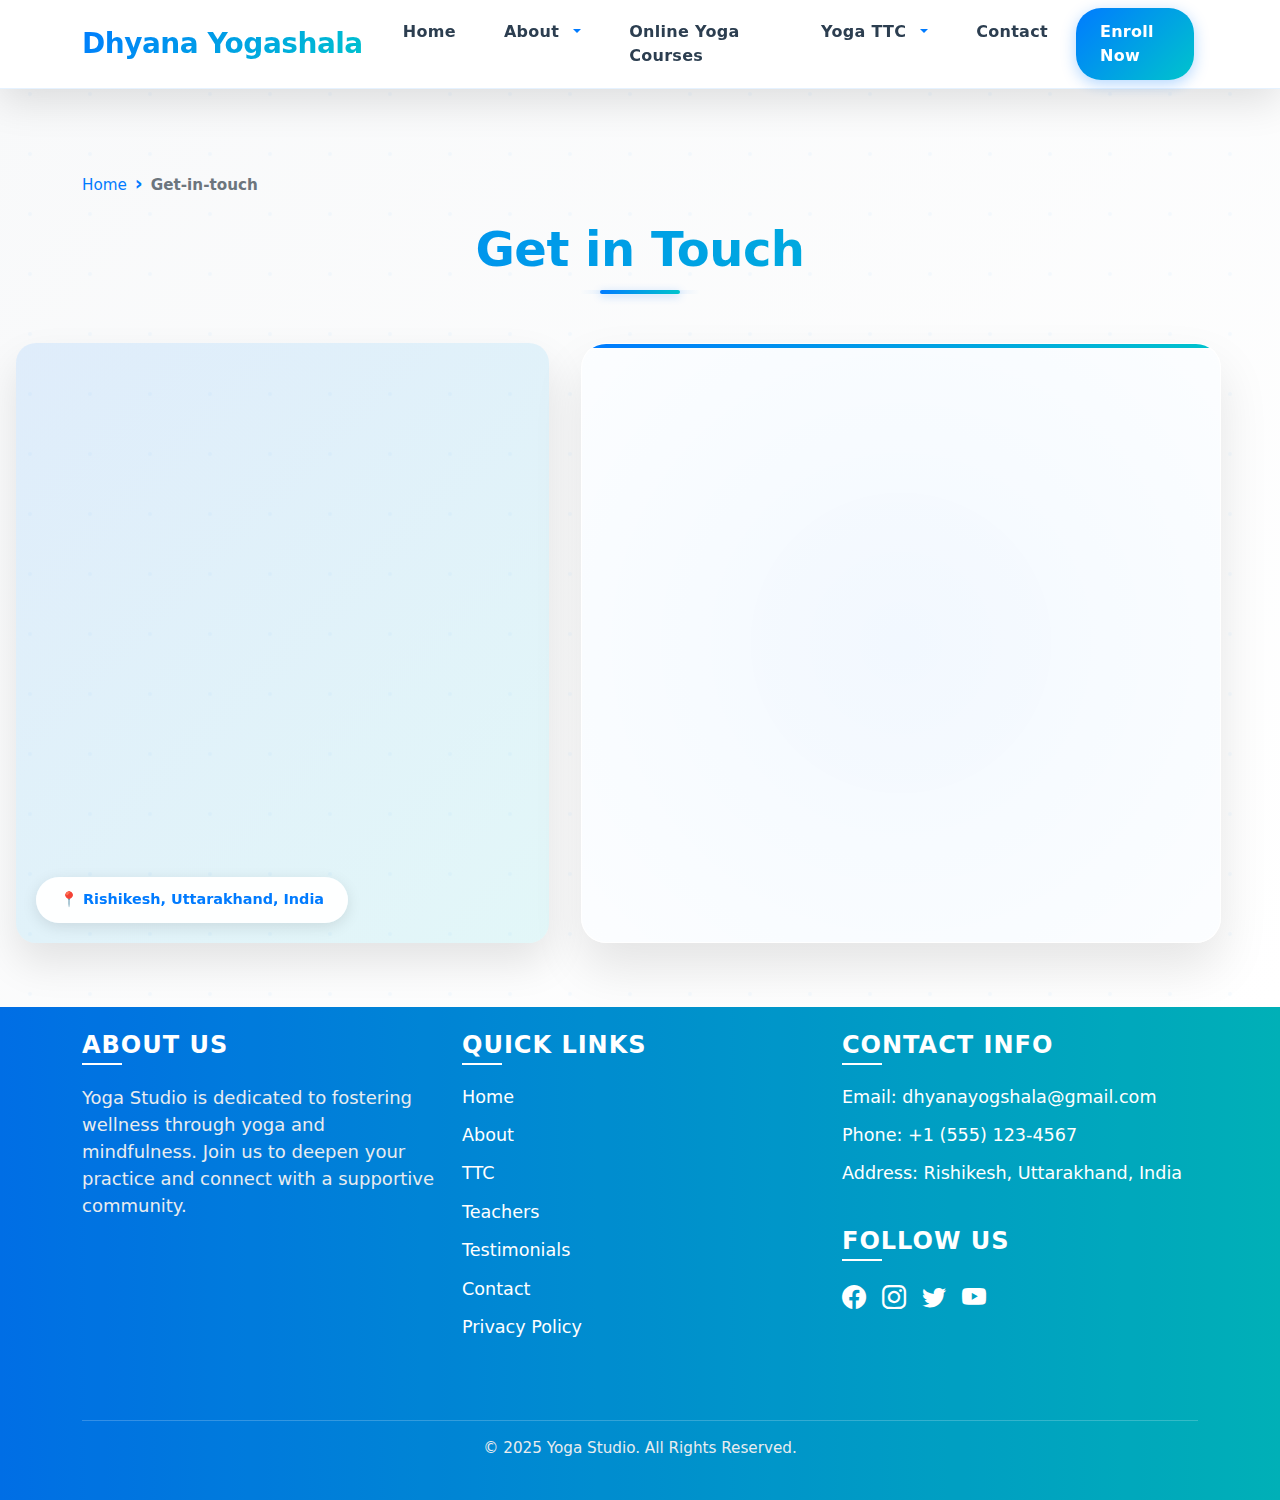
<file: get-in-touch/index.html>
<!DOCTYPE html><html lang="en" data-critters-container><head>
  <meta charset="utf-8">
  <title>Yoga Studio</title>
  <meta name="description" content>
  <meta name="keywords" content>
  <meta name="robots" content="index, follow">
  <!-- Open Graph -->
  <meta property="og:title" content="Yoga Studio">
  <meta property="og:description" content>
  <meta property="og:url" content="undefined">
  <meta property="og:type" content="website">
  <meta property="og:image" content="https://yourdomain.com/assets/images/og-image.jpg">
  <!-- Twitter Card -->
  <meta name="twitter:card" content="summary">
  <meta name="twitter:title" content="Yoga Studio">
  <meta name="twitter:description" content>
  <meta name="twitter:image" content="https://yourdomain.com/assets/images/og-image.jpg">
  <meta name="twitter:site" content="@YourTwitterHandle"> <!-- Replace with your handle -->
  <!-- Canonical -->
  <!-- <link rel="canonical" href=""> -->
  <link rel="canonical" href="undefined">
  <!-- Structured Data Placeholder -->
  <script type="application/ld+json"></script>
  
  <base href="/">
  <meta name="viewport" content="width=device-width, initial-scale=1">
  <link rel="icon" type="image/x-icon" href="favicon.ico">
  <!-- Bootstrap Icons -->
  <!-- <link rel="stylesheet" href="https://cdn.jsdelivr.net/npm/bootstrap-icons@1.11.1/font/bootstrap-icons.css"> -->
  <!-- Font Awesome -->
  <!-- <link rel="stylesheet" href="https://cdnjs.cloudflare.com/ajax/libs/font-awesome/6.4.0/css/all.min.css"> -->
<style>@charset "UTF-8";body{margin:0;font-family:Arial,sans-serif}html{scroll-behavior:smooth}section{scroll-margin-top:70px}.navbar{background:#fffffff2;backdrop-filter:blur(10px);-webkit-backdrop-filter:blur(10px);box-shadow:0 8px 32px #00000014;padding:1rem 1.5rem;transition:all .3s cubic-bezier(.4,0,.2,1);border-bottom:1px solid rgba(0,123,255,.1)}.navbar.fixed-top{z-index:1030}.navbar:hover{box-shadow:0 12px 40px #0000001f}.navbar .navbar-brand{font-weight:800;font-size:1.75rem;background:linear-gradient(135deg,#007bff,#00c4cc,#007bff);background-size:200% 200%;-webkit-background-clip:text;background-clip:text;-webkit-text-fill-color:transparent;animation:gradientShift 3s ease-in-out infinite;text-decoration:none;letter-spacing:-.5px}.navbar .navbar-brand:hover{animation:gradientShift 1.5s ease-in-out infinite}@keyframes gradientShift{0%,to{background-position:0% 50%}50%{background-position:100% 50%}}.navbar .navbar-toggler{border:none;padding:.75rem;border-radius:8px;transition:all .3s ease}.navbar .navbar-toggler .navbar-toggler-icon{background-image:url("data:image/svg+xml,%3csvg xmlns='http://www.w3.org/2000/svg' viewBox='0 0 30 30'%3e%3cpath stroke='rgba(0, 123, 255, 0.9)' stroke-width='2.5' stroke-linecap='round' stroke-miterlimit='10' d='M4 7h22M4 15h22M4 23h22'/%3e%3c/svg%3e");transition:all .3s ease}.navbar .navbar-toggler:hover{background:#007bff1a;transform:scale(1.05)}.navbar .navbar-toggler:focus{outline:none;box-shadow:0 0 0 3px #007bff33}.navbar .navbar-nav .nav-item{margin:0 .25rem;position:relative}.navbar .navbar-nav .nav-item .nav-link{color:#2c3e50;font-size:1rem;font-weight:600;padding:.75rem 1.25rem;border-radius:12px;transition:all .3s cubic-bezier(.4,0,.2,1);position:relative;text-decoration:none;letter-spacing:.3px}.navbar .navbar-nav .nav-item .nav-link:before{content:"";position:absolute;bottom:0;left:50%;width:0;height:2px;background:linear-gradient(90deg,#007bff,#00c4cc);transition:all .3s ease;transform:translate(-50%)}.navbar .navbar-nav .nav-item .nav-link:hover{color:#007bff;background:#007bff14;transform:translateY(-2px)}.navbar .navbar-nav .nav-item .nav-link:hover:before{width:80%}.navbar .navbar-nav .nav-item .nav-link[href="/enroll-now"]{background:linear-gradient(135deg,#007bff,#00c4cc);color:#fff;font-weight:700;padding:.75rem 1.5rem;border-radius:25px;box-shadow:0 4px 15px #007bff4d;position:relative;overflow:hidden}.navbar .navbar-nav .nav-item .nav-link[href="/enroll-now"]:before{display:none}.navbar .navbar-nav .nav-item .nav-link[href="/enroll-now"]:after{content:"";position:absolute;top:0;left:-100%;width:100%;height:100%;background:linear-gradient(135deg,#0056b3,#009faf);transition:left .3s ease;z-index:-1}.navbar .navbar-nav .nav-item .nav-link[href="/enroll-now"]:hover{color:#fff;transform:translateY(-3px);box-shadow:0 8px 25px #007bff66}.navbar .navbar-nav .nav-item .nav-link[href="/enroll-now"]:hover:after{left:0}.navbar .navbar-nav .nav-item .nav-link[href="/enroll-now"]:active{transform:translateY(-1px);box-shadow:0 4px 15px #007bff4d}.navbar .navbar-nav .nav-item .nav-link.dropdown-toggle:after{border-top-color:#007bff;transition:all .3s ease;margin-left:.5rem}.navbar .navbar-nav .nav-item .nav-link:hover.dropdown-toggle:after{transform:rotate(180deg)}.navbar .navbar-nav .nav-item .dropdown-menu{background:#fffffff2;backdrop-filter:blur(10px);-webkit-backdrop-filter:blur(10px);border:1px solid rgba(0,123,255,.1);border-radius:16px;box-shadow:0 20px 40px #0000001a;margin-top:.5rem;padding:.75rem 0;animation:dropdownFadeIn .3s ease-out;min-width:220px}@keyframes dropdownFadeIn{0%{opacity:0;transform:translateY(-10px)}to{opacity:1;transform:translateY(0)}}.navbar .navbar-nav .nav-item .dropdown-menu .dropdown-item{color:#2c3e50;font-size:.95rem;font-weight:500;padding:.75rem 1.5rem;transition:all .3s ease;border-radius:8px;margin:0 .5rem;position:relative;overflow:hidden}.navbar .navbar-nav .nav-item .dropdown-menu .dropdown-item:before{content:"";position:absolute;left:-100%;top:0;width:100%;height:100%;background:linear-gradient(90deg,#007bff,#00c4cc);transition:left .3s ease;z-index:-1}.navbar .navbar-nav .nav-item .dropdown-menu .dropdown-item:hover{color:#fff;transform:translate(5px)}.navbar .navbar-nav .nav-item .dropdown-menu .dropdown-item:hover:before{left:0}@media (max-width: 991.98px){.navbar .navbar-nav{padding:1.5rem 0;background:#fffffffa;-webkit-backdrop-filter:blur(10px);backdrop-filter:blur(10px);border-radius:0 0 20px 20px;box-shadow:0 10px 30px #0000001a;margin-top:.5rem}.navbar .navbar-nav .nav-item{margin:.75rem 0}.navbar .navbar-nav .nav-item .nav-link{padding:1rem 1.5rem;text-align:center;border-radius:12px;margin:0 1rem}.navbar .navbar-nav .nav-item .nav-link:hover{background:#007bff1a;transform:none}.navbar .navbar-nav .nav-item .nav-link[href="/enroll-now"]{background:linear-gradient(135deg,#007bff,#00c4cc);color:#fff;font-weight:700;padding:1rem 2rem;border-radius:25px;box-shadow:0 4px 15px #007bff4d;margin:1rem}.navbar .navbar-nav .nav-item .nav-link[href="/enroll-now"]:hover{background:linear-gradient(135deg,#0056b3,#009faf);transform:scale(1.05);box-shadow:0 6px 20px #007bff66}.navbar .navbar-nav .nav-item .dropdown-menu{background:#f8f9faf2;text-align:center;box-shadow:none;border:1px solid rgba(0,123,255,.1);margin:.5rem 1rem}.navbar .navbar-nav .nav-item .dropdown-menu .dropdown-item{margin:.25rem .5rem;text-align:center}}@media (max-width: 575.98px){.navbar .navbar-nav{padding:1rem}}#get-in-touch h2{background:linear-gradient(90deg,#007bff,#00c4cc);-webkit-background-clip:text;background-clip:text;-webkit-text-fill-color:transparent;font-size:2.5rem;font-weight:700;position:relative}#get-in-touch h2:after{content:"";position:absolute;bottom:-10px;left:50%;transform:translate(-50%);width:60px;height:3px;background:linear-gradient(90deg,#007bff,#00c4cc)}#get-in-touch .map-container{height:500px;position:relative;overflow:hidden}#get-in-touch .map-container iframe{position:absolute;top:0;left:0;width:100%;height:100%;border:3px solid transparent;border-image:linear-gradient(90deg,#007bff,#00c4cc) 1}#get-in-touch .form-container{background-color:#f8f9fa;display:flex;align-items:center;justify-content:center}#get-in-touch .form-container form{max-width:500px;width:100%}#get-in-touch .form-container form .form-control{border-radius:8px;border:1px solid #ced4da;padding:.75rem;font-size:1rem;transition:border-color .3s ease}#get-in-touch .form-container form .form-control:focus{border-color:#007bff;box-shadow:0 0 5px #007bff4d}#get-in-touch .form-container form textarea.form-control{resize:none}#get-in-touch .form-container form .btn-gradient{background:linear-gradient(90deg,#007bff,#00c4cc);color:#fff;border:none;padding:.75rem;border-radius:25px;font-size:1.1rem;transition:opacity .3s ease}#get-in-touch .form-container form .btn-gradient:hover{opacity:.9}#get-in-touch .form-container form .btn-gradient:disabled{opacity:.6;cursor:not-allowed}@media (max-width: 991.98px){#get-in-touch .map-container{height:300px}#get-in-touch .form-container{text-align:center;padding:2rem 1rem}}:root{--bs-blue:#0d6efd;--bs-indigo:#6610f2;--bs-purple:#6f42c1;--bs-pink:#d63384;--bs-red:#dc3545;--bs-orange:#fd7e14;--bs-yellow:#ffc107;--bs-green:#198754;--bs-teal:#20c997;--bs-cyan:#0dcaf0;--bs-black:#000;--bs-white:#fff;--bs-gray:#6c757d;--bs-gray-dark:#343a40;--bs-gray-100:#f8f9fa;--bs-gray-200:#e9ecef;--bs-gray-300:#dee2e6;--bs-gray-400:#ced4da;--bs-gray-500:#adb5bd;--bs-gray-600:#6c757d;--bs-gray-700:#495057;--bs-gray-800:#343a40;--bs-gray-900:#212529;--bs-primary:#0d6efd;--bs-secondary:#6c757d;--bs-success:#198754;--bs-info:#0dcaf0;--bs-warning:#ffc107;--bs-danger:#dc3545;--bs-light:#f8f9fa;--bs-dark:#212529;--bs-primary-rgb:13,110,253;--bs-secondary-rgb:108,117,125;--bs-success-rgb:25,135,84;--bs-info-rgb:13,202,240;--bs-warning-rgb:255,193,7;--bs-danger-rgb:220,53,69;--bs-light-rgb:248,249,250;--bs-dark-rgb:33,37,41;--bs-primary-text-emphasis:#052c65;--bs-secondary-text-emphasis:#2b2f32;--bs-success-text-emphasis:#0a3622;--bs-info-text-emphasis:#055160;--bs-warning-text-emphasis:#664d03;--bs-danger-text-emphasis:#58151c;--bs-light-text-emphasis:#495057;--bs-dark-text-emphasis:#495057;--bs-primary-bg-subtle:#cfe2ff;--bs-secondary-bg-subtle:#e2e3e5;--bs-success-bg-subtle:#d1e7dd;--bs-info-bg-subtle:#cff4fc;--bs-warning-bg-subtle:#fff3cd;--bs-danger-bg-subtle:#f8d7da;--bs-light-bg-subtle:#fcfcfd;--bs-dark-bg-subtle:#ced4da;--bs-primary-border-subtle:#9ec5fe;--bs-secondary-border-subtle:#c4c8cb;--bs-success-border-subtle:#a3cfbb;--bs-info-border-subtle:#9eeaf9;--bs-warning-border-subtle:#ffe69c;--bs-danger-border-subtle:#f1aeb5;--bs-light-border-subtle:#e9ecef;--bs-dark-border-subtle:#adb5bd;--bs-white-rgb:255,255,255;--bs-black-rgb:0,0,0;--bs-font-sans-serif:system-ui,-apple-system,"Segoe UI",Roboto,"Helvetica Neue","Noto Sans","Liberation Sans",Arial,sans-serif,"Apple Color Emoji","Segoe UI Emoji","Segoe UI Symbol","Noto Color Emoji";--bs-font-monospace:SFMono-Regular,Menlo,Monaco,Consolas,"Liberation Mono","Courier New",monospace;--bs-gradient:linear-gradient(180deg, rgba(255, 255, 255, .15), rgba(255, 255, 255, 0));--bs-body-font-family:var(--bs-font-sans-serif);--bs-body-font-size:1rem;--bs-body-font-weight:400;--bs-body-line-height:1.5;--bs-body-color:#212529;--bs-body-color-rgb:33,37,41;--bs-body-bg:#fff;--bs-body-bg-rgb:255,255,255;--bs-emphasis-color:#000;--bs-emphasis-color-rgb:0,0,0;--bs-secondary-color:rgba(33, 37, 41, .75);--bs-secondary-color-rgb:33,37,41;--bs-secondary-bg:#e9ecef;--bs-secondary-bg-rgb:233,236,239;--bs-tertiary-color:rgba(33, 37, 41, .5);--bs-tertiary-color-rgb:33,37,41;--bs-tertiary-bg:#f8f9fa;--bs-tertiary-bg-rgb:248,249,250;--bs-heading-color:inherit;--bs-link-color:#0d6efd;--bs-link-color-rgb:13,110,253;--bs-link-decoration:underline;--bs-link-hover-color:#0a58ca;--bs-link-hover-color-rgb:10,88,202;--bs-code-color:#d63384;--bs-highlight-color:#212529;--bs-highlight-bg:#fff3cd;--bs-border-width:1px;--bs-border-style:solid;--bs-border-color:#dee2e6;--bs-border-color-translucent:rgba(0, 0, 0, .175);--bs-border-radius:.375rem;--bs-border-radius-sm:.25rem;--bs-border-radius-lg:.5rem;--bs-border-radius-xl:1rem;--bs-border-radius-xxl:2rem;--bs-border-radius-2xl:var(--bs-border-radius-xxl);--bs-border-radius-pill:50rem;--bs-box-shadow:0 .5rem 1rem rgba(0, 0, 0, .15);--bs-box-shadow-sm:0 .125rem .25rem rgba(0, 0, 0, .075);--bs-box-shadow-lg:0 1rem 3rem rgba(0, 0, 0, .175);--bs-box-shadow-inset:inset 0 1px 2px rgba(0, 0, 0, .075);--bs-focus-ring-width:.25rem;--bs-focus-ring-opacity:.25;--bs-focus-ring-color:rgba(13, 110, 253, .25);--bs-form-valid-color:#198754;--bs-form-valid-border-color:#198754;--bs-form-invalid-color:#dc3545;--bs-form-invalid-border-color:#dc3545}*,:after,:before{box-sizing:border-box}@media (prefers-reduced-motion:no-preference){:root{scroll-behavior:smooth}}body{margin:0;font-family:var(--bs-body-font-family);font-size:var(--bs-body-font-size);font-weight:var(--bs-body-font-weight);line-height:var(--bs-body-line-height);color:var(--bs-body-color);text-align:var(--bs-body-text-align);background-color:var(--bs-body-bg);-webkit-text-size-adjust:100%;-webkit-tap-highlight-color:transparent}h2,h5{margin-top:0;margin-bottom:.5rem;font-weight:500;line-height:1.2;color:var(--bs-heading-color)}h2{font-size:calc(1.325rem + .9vw)}@media (min-width:1200px){h2{font-size:2rem}}h5{font-size:1.25rem}p{margin-top:0;margin-bottom:1rem}ol,ul{padding-left:2rem}ol,ul{margin-top:0;margin-bottom:1rem}ul ul{margin-bottom:0}a{color:rgba(var(--bs-link-color-rgb),var(--bs-link-opacity,1));text-decoration:underline}a:hover{--bs-link-color-rgb:var(--bs-link-hover-color-rgb)}button{border-radius:0}button:focus:not(:focus-visible){outline:0}button,input,textarea{margin:0;font-family:inherit;font-size:inherit;line-height:inherit}button{text-transform:none}[role=button]{cursor:pointer}[type=button],[type=submit],button{-webkit-appearance:button}[type=button]:not(:disabled),[type=submit]:not(:disabled),button:not(:disabled){cursor:pointer}textarea{resize:vertical}iframe{border:0}.list-unstyled{padding-left:0;list-style:none}.container,.container-fluid{--bs-gutter-x:1.5rem;--bs-gutter-y:0;width:100%;padding-right:calc(var(--bs-gutter-x) * .5);padding-left:calc(var(--bs-gutter-x) * .5);margin-right:auto;margin-left:auto}@media (min-width:576px){.container{max-width:540px}}@media (min-width:768px){.container{max-width:720px}}@media (min-width:992px){.container{max-width:960px}}@media (min-width:1200px){.container{max-width:1140px}}@media (min-width:1400px){.container{max-width:1320px}}:root{--bs-breakpoint-xs:0;--bs-breakpoint-sm:576px;--bs-breakpoint-md:768px;--bs-breakpoint-lg:992px;--bs-breakpoint-xl:1200px;--bs-breakpoint-xxl:1400px}.row{--bs-gutter-x:1.5rem;--bs-gutter-y:0;display:flex;flex-wrap:wrap;margin-top:calc(-1 * var(--bs-gutter-y));margin-right:calc(-.5 * var(--bs-gutter-x));margin-left:calc(-.5 * var(--bs-gutter-x))}.row>*{flex-shrink:0;width:100%;max-width:100%;padding-right:calc(var(--bs-gutter-x) * .5);padding-left:calc(var(--bs-gutter-x) * .5);margin-top:var(--bs-gutter-y)}.col-12{flex:0 0 auto;width:100%}.g-0{--bs-gutter-x:0}.g-0{--bs-gutter-y:0}@media (min-width:768px){.col-md-4{flex:0 0 auto;width:33.33333333%}.col-md-12{flex:0 0 auto;width:100%}}@media (min-width:992px){.col-lg-5{flex:0 0 auto;width:41.66666667%}.col-lg-6{flex:0 0 auto;width:50%}}.form-control{display:block;width:100%;padding:.375rem .75rem;font-size:1rem;font-weight:400;line-height:1.5;color:var(--bs-body-color);-webkit-appearance:none;-moz-appearance:none;appearance:none;background-color:var(--bs-body-bg);background-clip:padding-box;border:var(--bs-border-width) solid var(--bs-border-color);border-radius:var(--bs-border-radius);transition:border-color .15s ease-in-out,box-shadow .15s ease-in-out}@media (prefers-reduced-motion:reduce){.form-control{transition:none}}.form-control:focus{color:var(--bs-body-color);background-color:var(--bs-body-bg);border-color:#86b7fe;outline:0;box-shadow:0 0 0 .25rem #0d6efd40}.form-control::-webkit-date-and-time-value{min-width:85px;height:1.5em;margin:0}.form-control::-webkit-datetime-edit{display:block;padding:0}.form-control::-moz-placeholder{color:var(--bs-secondary-color);opacity:1}.form-control::placeholder{color:var(--bs-secondary-color);opacity:1}.form-control:disabled{background-color:var(--bs-secondary-bg);opacity:1}.form-control::-webkit-file-upload-button{padding:.375rem .75rem;margin:-.375rem -.75rem;-webkit-margin-end:.75rem;margin-inline-end:.75rem;color:var(--bs-body-color);background-color:var(--bs-tertiary-bg);pointer-events:none;border-color:inherit;border-style:solid;border-width:0;border-inline-end-width:var(--bs-border-width);border-radius:0;-webkit-transition:color .15s ease-in-out,background-color .15s ease-in-out,border-color .15s ease-in-out,box-shadow .15s ease-in-out;transition:color .15s ease-in-out,background-color .15s ease-in-out,border-color .15s ease-in-out,box-shadow .15s ease-in-out}.form-control::file-selector-button{padding:.375rem .75rem;margin:-.375rem -.75rem;-webkit-margin-end:.75rem;margin-inline-end:.75rem;color:var(--bs-body-color);background-color:var(--bs-tertiary-bg);pointer-events:none;border-color:inherit;border-style:solid;border-width:0;border-inline-end-width:var(--bs-border-width);border-radius:0;transition:color .15s ease-in-out,background-color .15s ease-in-out,border-color .15s ease-in-out,box-shadow .15s ease-in-out}@media (prefers-reduced-motion:reduce){.form-control::-webkit-file-upload-button{-webkit-transition:none;transition:none}.form-control::file-selector-button{transition:none}}.form-control:hover:not(:disabled):not([readonly])::-webkit-file-upload-button{background-color:var(--bs-secondary-bg)}.form-control:hover:not(:disabled):not([readonly])::file-selector-button{background-color:var(--bs-secondary-bg)}textarea.form-control{min-height:calc(1.5em + .75rem + calc(var(--bs-border-width) * 2))}.btn{--bs-btn-padding-x:.75rem;--bs-btn-padding-y:.375rem;--bs-btn-font-family: ;--bs-btn-font-size:1rem;--bs-btn-font-weight:400;--bs-btn-line-height:1.5;--bs-btn-color:var(--bs-body-color);--bs-btn-bg:transparent;--bs-btn-border-width:var(--bs-border-width);--bs-btn-border-color:transparent;--bs-btn-border-radius:var(--bs-border-radius);--bs-btn-hover-border-color:transparent;--bs-btn-box-shadow:inset 0 1px 0 rgba(255, 255, 255, .15),0 1px 1px rgba(0, 0, 0, .075);--bs-btn-disabled-opacity:.65;--bs-btn-focus-box-shadow:0 0 0 .25rem rgba(var(--bs-btn-focus-shadow-rgb), .5);display:inline-block;padding:var(--bs-btn-padding-y) var(--bs-btn-padding-x);font-family:var(--bs-btn-font-family);font-size:var(--bs-btn-font-size);font-weight:var(--bs-btn-font-weight);line-height:var(--bs-btn-line-height);color:var(--bs-btn-color);text-align:center;text-decoration:none;vertical-align:middle;cursor:pointer;-webkit-user-select:none;-moz-user-select:none;user-select:none;border:var(--bs-btn-border-width) solid var(--bs-btn-border-color);border-radius:var(--bs-btn-border-radius);background-color:var(--bs-btn-bg);transition:color .15s ease-in-out,background-color .15s ease-in-out,border-color .15s ease-in-out,box-shadow .15s ease-in-out}@media (prefers-reduced-motion:reduce){.btn{transition:none}}.btn:hover{color:var(--bs-btn-hover-color);background-color:var(--bs-btn-hover-bg);border-color:var(--bs-btn-hover-border-color)}.btn:focus-visible{color:var(--bs-btn-hover-color);background-color:var(--bs-btn-hover-bg);border-color:var(--bs-btn-hover-border-color);outline:0;box-shadow:var(--bs-btn-focus-box-shadow)}.btn:first-child:active{color:var(--bs-btn-active-color);background-color:var(--bs-btn-active-bg);border-color:var(--bs-btn-active-border-color)}.btn:first-child:active:focus-visible{box-shadow:var(--bs-btn-focus-box-shadow)}.btn:disabled{color:var(--bs-btn-disabled-color);pointer-events:none;background-color:var(--bs-btn-disabled-bg);border-color:var(--bs-btn-disabled-border-color);opacity:var(--bs-btn-disabled-opacity)}.collapse:not(.show){display:none}.dropdown{position:relative}.dropdown-toggle{white-space:nowrap}.dropdown-toggle:after{display:inline-block;margin-left:.255em;vertical-align:.255em;content:"";border-top:.3em solid;border-right:.3em solid transparent;border-bottom:0;border-left:.3em solid transparent}.dropdown-toggle:empty:after{margin-left:0}.dropdown-menu{--bs-dropdown-zindex:1000;--bs-dropdown-min-width:10rem;--bs-dropdown-padding-x:0;--bs-dropdown-padding-y:.5rem;--bs-dropdown-spacer:.125rem;--bs-dropdown-font-size:1rem;--bs-dropdown-color:var(--bs-body-color);--bs-dropdown-bg:var(--bs-body-bg);--bs-dropdown-border-color:var(--bs-border-color-translucent);--bs-dropdown-border-radius:var(--bs-border-radius);--bs-dropdown-border-width:var(--bs-border-width);--bs-dropdown-inner-border-radius:calc(var(--bs-border-radius) - var(--bs-border-width));--bs-dropdown-divider-bg:var(--bs-border-color-translucent);--bs-dropdown-divider-margin-y:.5rem;--bs-dropdown-box-shadow:var(--bs-box-shadow);--bs-dropdown-link-color:var(--bs-body-color);--bs-dropdown-link-hover-color:var(--bs-body-color);--bs-dropdown-link-hover-bg:var(--bs-tertiary-bg);--bs-dropdown-link-active-color:#fff;--bs-dropdown-link-active-bg:#0d6efd;--bs-dropdown-link-disabled-color:var(--bs-tertiary-color);--bs-dropdown-item-padding-x:1rem;--bs-dropdown-item-padding-y:.25rem;--bs-dropdown-header-color:#6c757d;--bs-dropdown-header-padding-x:1rem;--bs-dropdown-header-padding-y:.5rem;position:absolute;z-index:var(--bs-dropdown-zindex);display:none;min-width:var(--bs-dropdown-min-width);padding:var(--bs-dropdown-padding-y) var(--bs-dropdown-padding-x);margin:0;font-size:var(--bs-dropdown-font-size);color:var(--bs-dropdown-color);text-align:left;list-style:none;background-color:var(--bs-dropdown-bg);background-clip:padding-box;border:var(--bs-dropdown-border-width) solid var(--bs-dropdown-border-color);border-radius:var(--bs-dropdown-border-radius)}.dropdown-item{display:block;width:100%;padding:var(--bs-dropdown-item-padding-y) var(--bs-dropdown-item-padding-x);clear:both;font-weight:400;color:var(--bs-dropdown-link-color);text-align:inherit;text-decoration:none;white-space:nowrap;background-color:transparent;border:0;border-radius:var(--bs-dropdown-item-border-radius,0)}.dropdown-item:focus,.dropdown-item:hover{color:var(--bs-dropdown-link-hover-color);background-color:var(--bs-dropdown-link-hover-bg)}.dropdown-item:active{color:var(--bs-dropdown-link-active-color);text-decoration:none;background-color:var(--bs-dropdown-link-active-bg)}.dropdown-item:disabled{color:var(--bs-dropdown-link-disabled-color);pointer-events:none;background-color:transparent}.nav-link{display:block;padding:var(--bs-nav-link-padding-y) var(--bs-nav-link-padding-x);font-size:var(--bs-nav-link-font-size);font-weight:var(--bs-nav-link-font-weight);color:var(--bs-nav-link-color);text-decoration:none;background:0 0;border:0;transition:color .15s ease-in-out,background-color .15s ease-in-out,border-color .15s ease-in-out}@media (prefers-reduced-motion:reduce){.nav-link{transition:none}}.nav-link:focus,.nav-link:hover{color:var(--bs-nav-link-hover-color)}.nav-link:focus-visible{outline:0;box-shadow:0 0 0 .25rem #0d6efd40}.nav-link:disabled{color:var(--bs-nav-link-disabled-color);pointer-events:none;cursor:default}.navbar{--bs-navbar-padding-x:0;--bs-navbar-padding-y:.5rem;--bs-navbar-color:rgba(var(--bs-emphasis-color-rgb), .65);--bs-navbar-hover-color:rgba(var(--bs-emphasis-color-rgb), .8);--bs-navbar-disabled-color:rgba(var(--bs-emphasis-color-rgb), .3);--bs-navbar-active-color:rgba(var(--bs-emphasis-color-rgb), 1);--bs-navbar-brand-padding-y:.3125rem;--bs-navbar-brand-margin-end:1rem;--bs-navbar-brand-font-size:1.25rem;--bs-navbar-brand-color:rgba(var(--bs-emphasis-color-rgb), 1);--bs-navbar-brand-hover-color:rgba(var(--bs-emphasis-color-rgb), 1);--bs-navbar-nav-link-padding-x:.5rem;--bs-navbar-toggler-padding-y:.25rem;--bs-navbar-toggler-padding-x:.75rem;--bs-navbar-toggler-font-size:1.25rem;--bs-navbar-toggler-icon-bg:url("data:image/svg+xml,%3csvg xmlns='http://www.w3.org/2000/svg' viewBox='0 0 30 30'%3e%3cpath stroke='rgba%2833, 37, 41, 0.75%29' stroke-linecap='round' stroke-miterlimit='10' stroke-width='2' d='M4 7h22M4 15h22M4 23h22'/%3e%3c/svg%3e");--bs-navbar-toggler-border-color:rgba(var(--bs-emphasis-color-rgb), .15);--bs-navbar-toggler-border-radius:var(--bs-border-radius);--bs-navbar-toggler-focus-width:.25rem;--bs-navbar-toggler-transition:box-shadow .15s ease-in-out;position:relative;display:flex;flex-wrap:wrap;align-items:center;justify-content:space-between;padding:var(--bs-navbar-padding-y) var(--bs-navbar-padding-x)}.navbar>.container{display:flex;flex-wrap:inherit;align-items:center;justify-content:space-between}.navbar-brand{padding-top:var(--bs-navbar-brand-padding-y);padding-bottom:var(--bs-navbar-brand-padding-y);margin-right:var(--bs-navbar-brand-margin-end);font-size:var(--bs-navbar-brand-font-size);color:var(--bs-navbar-brand-color);text-decoration:none;white-space:nowrap}.navbar-brand:focus,.navbar-brand:hover{color:var(--bs-navbar-brand-hover-color)}.navbar-nav{--bs-nav-link-padding-x:0;--bs-nav-link-padding-y:.5rem;--bs-nav-link-font-weight: ;--bs-nav-link-color:var(--bs-navbar-color);--bs-nav-link-hover-color:var(--bs-navbar-hover-color);--bs-nav-link-disabled-color:var(--bs-navbar-disabled-color);display:flex;flex-direction:column;padding-left:0;margin-bottom:0;list-style:none}.navbar-nav .dropdown-menu{position:static}.navbar-collapse{flex-basis:100%;flex-grow:1;align-items:center}.navbar-toggler{padding:var(--bs-navbar-toggler-padding-y) var(--bs-navbar-toggler-padding-x);font-size:var(--bs-navbar-toggler-font-size);line-height:1;color:var(--bs-navbar-color);background-color:transparent;border:var(--bs-border-width) solid var(--bs-navbar-toggler-border-color);border-radius:var(--bs-navbar-toggler-border-radius);transition:var(--bs-navbar-toggler-transition)}@media (prefers-reduced-motion:reduce){.navbar-toggler{transition:none}}.navbar-toggler:hover{text-decoration:none}.navbar-toggler:focus{text-decoration:none;outline:0;box-shadow:0 0 0 var(--bs-navbar-toggler-focus-width)}.navbar-toggler-icon{display:inline-block;width:1.5em;height:1.5em;vertical-align:middle;background-image:var(--bs-navbar-toggler-icon-bg);background-repeat:no-repeat;background-position:center;background-size:100%}@media (min-width:992px){.navbar-expand-lg{flex-wrap:nowrap;justify-content:flex-start}.navbar-expand-lg .navbar-nav{flex-direction:row}.navbar-expand-lg .navbar-nav .dropdown-menu{position:absolute}.navbar-expand-lg .navbar-nav .nav-link{padding-right:var(--bs-navbar-nav-link-padding-x);padding-left:var(--bs-navbar-nav-link-padding-x)}.navbar-expand-lg .navbar-collapse{display:flex!important;flex-basis:auto}.navbar-expand-lg .navbar-toggler{display:none}}.breadcrumb{--bs-breadcrumb-padding-x:0;--bs-breadcrumb-padding-y:0;--bs-breadcrumb-margin-bottom:1rem;--bs-breadcrumb-bg: ;--bs-breadcrumb-border-radius: ;--bs-breadcrumb-divider-color:var(--bs-secondary-color);--bs-breadcrumb-item-padding-x:.5rem;--bs-breadcrumb-item-active-color:var(--bs-secondary-color);display:flex;flex-wrap:wrap;padding:var(--bs-breadcrumb-padding-y) var(--bs-breadcrumb-padding-x);margin-bottom:var(--bs-breadcrumb-margin-bottom);font-size:var(--bs-breadcrumb-font-size);list-style:none;background-color:var(--bs-breadcrumb-bg);border-radius:var(--bs-breadcrumb-border-radius)}.breadcrumb-item+.breadcrumb-item{padding-left:var(--bs-breadcrumb-item-padding-x)}.breadcrumb-item+.breadcrumb-item:before{float:left;padding-right:var(--bs-breadcrumb-item-padding-x);color:var(--bs-breadcrumb-divider-color);content:var(--bs-breadcrumb-divider, "/")}.breadcrumb-item.active{color:var(--bs-breadcrumb-item-active-color)}.fixed-top{position:fixed;top:0;right:0;left:0;z-index:1030}.w-100{width:100%!important}.mt-3{margin-top:1rem!important}.me-3{margin-right:1rem!important}.mb-3{margin-bottom:1rem!important}.mb-5{margin-bottom:3rem!important}.ms-auto{margin-left:auto!important}.p-0{padding:0!important}.px-4{padding-right:1.5rem!important;padding-left:1.5rem!important}.py-4{padding-top:1.5rem!important;padding-bottom:1.5rem!important}.py-5{padding-top:3rem!important;padding-bottom:3rem!important}.text-center{text-align:center!important}.text-white{--bs-text-opacity:1;color:rgba(var(--bs-white-rgb),var(--bs-text-opacity))!important}@font-face{font-display:block;font-family:bootstrap-icons;src:url("./media/bootstrap-icons-X6UQXWUS.woff2?dd67030699838ea613ee6dbda90effa6") format("woff2"),url("./media/bootstrap-icons-OCU552PF.woff?dd67030699838ea613ee6dbda90effa6") format("woff")}.bi:before{display:inline-block;font-family:bootstrap-icons!important;font-style:normal;font-weight:400!important;font-variant:normal;text-transform:none;line-height:1;vertical-align:-.125em;-webkit-font-smoothing:antialiased;-moz-osx-font-smoothing:grayscale}.bi-facebook:before{content:"\f344"}.bi-instagram:before{content:"\f437"}.bi-twitter:before{content:"\f5ef"}.bi-youtube:before{content:"\f62b"}
</style><link rel="stylesheet" href="styles-PFZYTYND.css" media="print" onload="this.media='all'"><noscript><link rel="stylesheet" href="styles-PFZYTYND.css"></noscript><link rel="modulepreload" href="chunk-QPUKBFZN.js"><link rel="modulepreload" href="chunk-A2X6SBJQ.js"><link rel="modulepreload" href="chunk-6WF27LM2.js"><link rel="modulepreload" href="chunk-Y67ZYSQ6.js"><style ng-app-id="ng">#yoga-ttc[_ngcontent-ng-c2800382134]{background:#f8f9fa}#yoga-ttc[_ngcontent-ng-c2800382134]   h2[_ngcontent-ng-c2800382134]{background:linear-gradient(90deg,#007bff,#00c4cc);-webkit-background-clip:text;background-clip:text;-webkit-text-fill-color:transparent;font-size:2.5rem;font-weight:700}#yoga-ttc[_ngcontent-ng-c2800382134]   .ttc-card[_ngcontent-ng-c2800382134]{border:none;border-radius:15px;box-shadow:0 6px 18px #0000001a;background:#fff;overflow:hidden;transition:transform .3s ease,box-shadow .3s ease}#yoga-ttc[_ngcontent-ng-c2800382134]   .ttc-card[_ngcontent-ng-c2800382134]:hover{transform:translateY(-8px);box-shadow:0 12px 24px #00000026}#yoga-ttc[_ngcontent-ng-c2800382134]   .ttc-card[_ngcontent-ng-c2800382134]   .carousel[_ngcontent-ng-c2800382134]   .carousel-inner[_ngcontent-ng-c2800382134]{border-radius:10px 10px 0 0;overflow:hidden}#yoga-ttc[_ngcontent-ng-c2800382134]   .ttc-card[_ngcontent-ng-c2800382134]   .carousel[_ngcontent-ng-c2800382134]   .carousel-item[_ngcontent-ng-c2800382134]   img[_ngcontent-ng-c2800382134]{height:250px;object-fit:cover}#yoga-ttc[_ngcontent-ng-c2800382134]   .ttc-card[_ngcontent-ng-c2800382134]   .carousel[_ngcontent-ng-c2800382134]   .carousel-control-prev[_ngcontent-ng-c2800382134], #yoga-ttc[_ngcontent-ng-c2800382134]   .ttc-card[_ngcontent-ng-c2800382134]   .carousel[_ngcontent-ng-c2800382134]   .carousel-control-next[_ngcontent-ng-c2800382134]{width:10%;opacity:.7}#yoga-ttc[_ngcontent-ng-c2800382134]   .ttc-card[_ngcontent-ng-c2800382134]   .carousel[_ngcontent-ng-c2800382134]   .carousel-control-prev[_ngcontent-ng-c2800382134]:hover, #yoga-ttc[_ngcontent-ng-c2800382134]   .ttc-card[_ngcontent-ng-c2800382134]   .carousel[_ngcontent-ng-c2800382134]   .carousel-control-next[_ngcontent-ng-c2800382134]:hover{opacity:1}#yoga-ttc[_ngcontent-ng-c2800382134]   .ttc-card[_ngcontent-ng-c2800382134]   .card-header[_ngcontent-ng-c2800382134]{background:#fff;padding:1.5rem;border-bottom:2px solid #e9ecef;position:relative;display:flex;justify-content:space-between;align-items:center}#yoga-ttc[_ngcontent-ng-c2800382134]   .ttc-card[_ngcontent-ng-c2800382134]   .card-header[_ngcontent-ng-c2800382134]   .card-title[_ngcontent-ng-c2800382134]{font-size:2rem;background:linear-gradient(90deg,#007bff,#00c4cc);-webkit-background-clip:text;background-clip:text;-webkit-text-fill-color:transparent;margin:0}#yoga-ttc[_ngcontent-ng-c2800382134]   .ttc-card[_ngcontent-ng-c2800382134]   .card-header[_ngcontent-ng-c2800382134]   .early-bird-badge[_ngcontent-ng-c2800382134]{background:linear-gradient(90deg,#007bff,#00c4cc);color:#fff;font-size:1rem;font-weight:700;padding:.5rem 1rem;border-radius:25px;box-shadow:0 2px 6px #0000001a}#yoga-ttc[_ngcontent-ng-c2800382134]   .ttc-card[_ngcontent-ng-c2800382134]   .card-body[_ngcontent-ng-c2800382134]{padding:2rem}#yoga-ttc[_ngcontent-ng-c2800382134]   .ttc-card[_ngcontent-ng-c2800382134]   .card-body[_ngcontent-ng-c2800382134]   .ttc-about[_ngcontent-ng-c2800382134]{font-size:1.1rem;color:#495057;line-height:1.6}#yoga-ttc[_ngcontent-ng-c2800382134]   .ttc-card[_ngcontent-ng-c2800382134]   .card-body[_ngcontent-ng-c2800382134]   .ttc-details[_ngcontent-ng-c2800382134]   li[_ngcontent-ng-c2800382134]{font-size:1.1rem;color:#495057;margin-bottom:.75rem}#yoga-ttc[_ngcontent-ng-c2800382134]   .ttc-card[_ngcontent-ng-c2800382134]   .card-body[_ngcontent-ng-c2800382134]   .ttc-details[_ngcontent-ng-c2800382134]   li[_ngcontent-ng-c2800382134]   strong[_ngcontent-ng-c2800382134]{color:#343a40;font-weight:600}#yoga-ttc[_ngcontent-ng-c2800382134]   .ttc-card[_ngcontent-ng-c2800382134]   .card-body[_ngcontent-ng-c2800382134]   h4[_ngcontent-ng-c2800382134]{font-size:1.5rem;color:#007bff;margin-bottom:1.25rem;position:relative}#yoga-ttc[_ngcontent-ng-c2800382134]   .ttc-card[_ngcontent-ng-c2800382134]   .card-body[_ngcontent-ng-c2800382134]   h4[_ngcontent-ng-c2800382134]:after{content:"";position:absolute;bottom:-5px;left:0;width:50px;height:2px;background:linear-gradient(90deg,#007bff,#00c4cc)}#yoga-ttc[_ngcontent-ng-c2800382134]   .ttc-card[_ngcontent-ng-c2800382134]   .card-body[_ngcontent-ng-c2800382134]   .pricing[_ngcontent-ng-c2800382134]   p[_ngcontent-ng-c2800382134]{font-size:1.2rem;color:#495057;margin-bottom:.75rem}#yoga-ttc[_ngcontent-ng-c2800382134]   .ttc-card[_ngcontent-ng-c2800382134]   .card-body[_ngcontent-ng-c2800382134]   .pricing[_ngcontent-ng-c2800382134]   p[_ngcontent-ng-c2800382134]   strong[_ngcontent-ng-c2800382134]{color:#343a40;font-weight:600}#yoga-ttc[_ngcontent-ng-c2800382134]   .ttc-card[_ngcontent-ng-c2800382134]   .card-body[_ngcontent-ng-c2800382134]   .btn-gradient[_ngcontent-ng-c2800382134]{background:linear-gradient(90deg,#007bff,#00c4cc);color:#fff;border:none;padding:.75rem 2rem;border-radius:30px;font-size:1.1rem;font-weight:500;transition:opacity .3s ease,transform .3s ease}#yoga-ttc[_ngcontent-ng-c2800382134]   .ttc-card[_ngcontent-ng-c2800382134]   .card-body[_ngcontent-ng-c2800382134]   .btn-gradient[_ngcontent-ng-c2800382134]:hover{opacity:.9;transform:scale(1.05);color:#fff}#yoga-ttc[_ngcontent-ng-c2800382134]   .ttc-card[_ngcontent-ng-c2800382134]   .card-body[_ngcontent-ng-c2800382134]   .btn-outline-gradient[_ngcontent-ng-c2800382134]{border:2px solid transparent;border-image:linear-gradient(90deg,#007bff,#00c4cc) 1;color:#007bff;padding:.75rem 2rem;border-radius:30px;font-size:1.1rem;font-weight:500;transition:background .3s ease,color .3s ease,transform .3s ease}#yoga-ttc[_ngcontent-ng-c2800382134]   .ttc-card[_ngcontent-ng-c2800382134]   .card-body[_ngcontent-ng-c2800382134]   .btn-outline-gradient[_ngcontent-ng-c2800382134]:hover{transform:scale(1.05)}@media (max-width: 767.98px){#yoga-ttc[_ngcontent-ng-c2800382134]   h2[_ngcontent-ng-c2800382134]{font-size:2rem}#yoga-ttc[_ngcontent-ng-c2800382134]   .ttc-card[_ngcontent-ng-c2800382134]   .card-header[_ngcontent-ng-c2800382134]{flex-direction:column;text-align:center;padding:1rem}#yoga-ttc[_ngcontent-ng-c2800382134]   .ttc-card[_ngcontent-ng-c2800382134]   .card-header[_ngcontent-ng-c2800382134]   .card-title[_ngcontent-ng-c2800382134]{font-size:1.75rem;margin-bottom:.75rem}#yoga-ttc[_ngcontent-ng-c2800382134]   .ttc-card[_ngcontent-ng-c2800382134]   .card-header[_ngcontent-ng-c2800382134]   .early-bird-badge[_ngcontent-ng-c2800382134]{font-size:.9rem;padding:.4rem .8rem}#yoga-ttc[_ngcontent-ng-c2800382134]   .ttc-card[_ngcontent-ng-c2800382134]   .card-body[_ngcontent-ng-c2800382134]{padding:1.5rem}#yoga-ttc[_ngcontent-ng-c2800382134]   .ttc-card[_ngcontent-ng-c2800382134]   .card-body[_ngcontent-ng-c2800382134]   .ttc-about[_ngcontent-ng-c2800382134], #yoga-ttc[_ngcontent-ng-c2800382134]   .ttc-card[_ngcontent-ng-c2800382134]   .card-body[_ngcontent-ng-c2800382134]   .ttc-details[_ngcontent-ng-c2800382134]   li[_ngcontent-ng-c2800382134]{font-size:1rem}#yoga-ttc[_ngcontent-ng-c2800382134]   .ttc-card[_ngcontent-ng-c2800382134]   .card-body[_ngcontent-ng-c2800382134]   h4[_ngcontent-ng-c2800382134]{font-size:1.25rem}#yoga-ttc[_ngcontent-ng-c2800382134]   .ttc-card[_ngcontent-ng-c2800382134]   .card-body[_ngcontent-ng-c2800382134]   .pricing[_ngcontent-ng-c2800382134]   p[_ngcontent-ng-c2800382134]{font-size:1.1rem}#yoga-ttc[_ngcontent-ng-c2800382134]   .ttc-card[_ngcontent-ng-c2800382134]   .card-body[_ngcontent-ng-c2800382134]   .d-flex[_ngcontent-ng-c2800382134]{flex-direction:column;gap:1rem}#yoga-ttc[_ngcontent-ng-c2800382134]   .ttc-card[_ngcontent-ng-c2800382134]   .card-body[_ngcontent-ng-c2800382134]   .btn-gradient[_ngcontent-ng-c2800382134], #yoga-ttc[_ngcontent-ng-c2800382134]   .ttc-card[_ngcontent-ng-c2800382134]   .card-body[_ngcontent-ng-c2800382134]   .btn-outline-gradient[_ngcontent-ng-c2800382134]{padding:.6rem 1.5rem;font-size:1rem}}.hero-section[_ngcontent-ng-c2800382134]{position:relative;height:100vh;overflow:hidden;display:flex;align-items:center;justify-content:center}.hero-section[_ngcontent-ng-c2800382134]   .video-background[_ngcontent-ng-c2800382134]{position:absolute;top:0;left:0;width:100%;height:100%;z-index:1}.hero-section[_ngcontent-ng-c2800382134]   .video-background[_ngcontent-ng-c2800382134]   iframe[_ngcontent-ng-c2800382134]{width:100%;height:100%;object-fit:cover;pointer-events:none}.hero-section[_ngcontent-ng-c2800382134]   .video-background[_ngcontent-ng-c2800382134]   .video-overlay[_ngcontent-ng-c2800382134]{position:absolute;top:0;left:0;width:100%;height:100%;background:#00000080;z-index:2}.hero-section[_ngcontent-ng-c2800382134]   .hero-content[_ngcontent-ng-c2800382134]{position:relative;z-index:3;text-align:center;color:#fff;padding:0 1rem}.hero-section[_ngcontent-ng-c2800382134]   .hero-content[_ngcontent-ng-c2800382134]   .hero-quote[_ngcontent-ng-c2800382134]{font-size:3rem;font-weight:700;text-shadow:0 2px 6px rgba(0,0,0,.5);margin-bottom:1.5rem}.hero-section[_ngcontent-ng-c2800382134]   .hero-content[_ngcontent-ng-c2800382134]   .hero-subtext[_ngcontent-ng-c2800382134]{font-size:1.5rem;text-shadow:0 1px 4px rgba(0,0,0,.3);margin-bottom:2rem}.hero-section[_ngcontent-ng-c2800382134]   .hero-content[_ngcontent-ng-c2800382134]   .btn-gradient[_ngcontent-ng-c2800382134]{background:linear-gradient(90deg,#007bff,#00c4cc);color:#fff;border:none;padding:.75rem 2rem;border-radius:30px;font-size:1.2rem;font-weight:500;transition:opacity .3s ease,transform .3s ease}.hero-section[_ngcontent-ng-c2800382134]   .hero-content[_ngcontent-ng-c2800382134]   .btn-gradient[_ngcontent-ng-c2800382134]:hover{opacity:.9;transform:scale(1.05);color:#fff}@media (max-width: 991.98px){.hero-section[_ngcontent-ng-c2800382134]   .hero-content[_ngcontent-ng-c2800382134]   .hero-quote[_ngcontent-ng-c2800382134]{font-size:2.5rem}.hero-section[_ngcontent-ng-c2800382134]   .hero-content[_ngcontent-ng-c2800382134]   .hero-subtext[_ngcontent-ng-c2800382134]{font-size:1.25rem}.hero-section[_ngcontent-ng-c2800382134]   .hero-content[_ngcontent-ng-c2800382134]   .btn-gradient[_ngcontent-ng-c2800382134]{padding:.6rem 1.5rem;font-size:1rem}}@media (max-width: 767.98px){.hero-section[_ngcontent-ng-c2800382134]   .hero-content[_ngcontent-ng-c2800382134]   .hero-quote[_ngcontent-ng-c2800382134]{font-size:2rem}.hero-section[_ngcontent-ng-c2800382134]   .hero-content[_ngcontent-ng-c2800382134]   .hero-subtext[_ngcontent-ng-c2800382134]{font-size:1rem}.hero-section[_ngcontent-ng-c2800382134]   .hero-content[_ngcontent-ng-c2800382134]   .btn-gradient[_ngcontent-ng-c2800382134]{padding:.5rem 1.25rem;font-size:.9rem}}#faqs[_ngcontent-ng-c2800382134]{background:#f8f9fa;padding:5rem 0}#faqs[_ngcontent-ng-c2800382134]   h2[_ngcontent-ng-c2800382134]{background:linear-gradient(90deg,#007bff,#00c4cc);-webkit-background-clip:text;background-clip:text;-webkit-text-fill-color:transparent;font-size:2.5rem;font-weight:700;position:relative}#faqs[_ngcontent-ng-c2800382134]   h2[_ngcontent-ng-c2800382134]:after{content:"";position:absolute;bottom:-10px;left:50%;transform:translate(-50%);width:60px;height:3px;background:linear-gradient(90deg,#007bff,#00c4cc)}#faqs[_ngcontent-ng-c2800382134]   .accordion[_ngcontent-ng-c2800382134]   .accordion-item[_ngcontent-ng-c2800382134]{border:none;border-radius:10px;margin-bottom:1rem;box-shadow:0 4px 12px #0000001a;overflow:hidden;background:#fff;transition:box-shadow .3s ease}#faqs[_ngcontent-ng-c2800382134]   .accordion[_ngcontent-ng-c2800382134]   .accordion-item[_ngcontent-ng-c2800382134]:hover{box-shadow:0 6px 16px #00000026}#faqs[_ngcontent-ng-c2800382134]   .accordion[_ngcontent-ng-c2800382134]   .accordion-item[_ngcontent-ng-c2800382134]   .accordion-header[_ngcontent-ng-c2800382134]   .accordion-button[_ngcontent-ng-c2800382134]{background:#fff;color:#343a40;font-size:1.25rem;font-weight:600;padding:1.25rem;border:none;box-shadow:none;transition:background .3s ease}#faqs[_ngcontent-ng-c2800382134]   .accordion[_ngcontent-ng-c2800382134]   .accordion-item[_ngcontent-ng-c2800382134]   .accordion-header[_ngcontent-ng-c2800382134]   .accordion-button[_ngcontent-ng-c2800382134]:not(.collapsed){background:linear-gradient(90deg,#007bff,#00c4cc);color:#fff}#faqs[_ngcontent-ng-c2800382134]   .accordion[_ngcontent-ng-c2800382134]   .accordion-item[_ngcontent-ng-c2800382134]   .accordion-header[_ngcontent-ng-c2800382134]   .accordion-button[_ngcontent-ng-c2800382134]:focus{box-shadow:none;outline:none}#faqs[_ngcontent-ng-c2800382134]   .accordion[_ngcontent-ng-c2800382134]   .accordion-item[_ngcontent-ng-c2800382134]   .accordion-header[_ngcontent-ng-c2800382134]   .accordion-button[_ngcontent-ng-c2800382134]:after{background-image:url("data:image/svg+xml,%3csvg xmlns='http://www.w3.org/2000/svg' viewBox='0 0 16 16' fill='%23007bff'%3e%3cpath fill-rule='evenodd' d='M1.646 4.646a.5.5 0 0 1 .708 0L8 10.293l5.646-5.647a.5.5 0 0 1 .708.708l-6 6a.5.5 0 0 1-.708 0l-6-6a.5.5 0 0 1 0-.708z'/%3e%3c/svg%3e");transition:background-image .3s ease}#faqs[_ngcontent-ng-c2800382134]   .accordion[_ngcontent-ng-c2800382134]   .accordion-item[_ngcontent-ng-c2800382134]   .accordion-header[_ngcontent-ng-c2800382134]   .accordion-button[_ngcontent-ng-c2800382134]:not(.collapsed):after{background-image:url("data:image/svg+xml,%3csvg xmlns='http://www.w3.org/2000/svg' viewBox='0 0 16 16' fill='%23fff'%3e%3cpath fill-rule='evenodd' d='M1.646 4.646a.5.5 0 0 1 .708 0L8 10.293l5.646-5.647a.5.5 0 0 1 .708.708l-6 6a.5.5 0 0 1-.708 0l-6-6a.5.5 0 0 1 0-.708z'/%3e%3c/svg%3e")}#faqs[_ngcontent-ng-c2800382134]   .accordion[_ngcontent-ng-c2800382134]   .accordion-item[_ngcontent-ng-c2800382134]   .accordion-collapse[_ngcontent-ng-c2800382134]   .accordion-body[_ngcontent-ng-c2800382134]{font-size:1.1rem;color:#495057;line-height:1.6;padding:1.5rem}@media (max-width: 767.98px){#faqs[_ngcontent-ng-c2800382134]{padding:3rem 0}#faqs[_ngcontent-ng-c2800382134]   h2[_ngcontent-ng-c2800382134]{font-size:2rem}#faqs[_ngcontent-ng-c2800382134]   .accordion[_ngcontent-ng-c2800382134]   .accordion-item[_ngcontent-ng-c2800382134]   .accordion-header[_ngcontent-ng-c2800382134]   .accordion-button[_ngcontent-ng-c2800382134]{font-size:1.1rem;padding:1rem}#faqs[_ngcontent-ng-c2800382134]   .accordion[_ngcontent-ng-c2800382134]   .accordion-item[_ngcontent-ng-c2800382134]   .accordion-collapse[_ngcontent-ng-c2800382134]   .accordion-body[_ngcontent-ng-c2800382134]{font-size:1rem;padding:1.25rem}}</style><style ng-app-id="ng">footer[_ngcontent-ng-c3282301038]{background:linear-gradient(90deg,#007bff,#00c4cc);color:#fff;padding:4rem 0 2rem;position:relative;overflow:hidden}footer[_ngcontent-ng-c3282301038]:before{content:"";position:absolute;top:0;left:0;width:100%;height:100%;background:#0000001a;z-index:1}footer[_ngcontent-ng-c3282301038]   .container[_ngcontent-ng-c3282301038]{position:relative;z-index:2}footer[_ngcontent-ng-c3282301038]   .footer-text[_ngcontent-ng-c3282301038]{font-size:large;line-height:1.5;margin-bottom:2rem;color:#e9ecef}footer[_ngcontent-ng-c3282301038]   .footer-title[_ngcontent-ng-c3282301038]{font-size:1.5rem;font-weight:600;margin-bottom:1.5rem;position:relative;text-transform:uppercase;letter-spacing:1px}footer[_ngcontent-ng-c3282301038]   .footer-title[_ngcontent-ng-c3282301038]:after{content:"";position:absolute;bottom:-5px;left:0;width:40px;height:2px;background:#fff}footer[_ngcontent-ng-c3282301038]   .list-unstyled[_ngcontent-ng-c3282301038]   li[_ngcontent-ng-c3282301038]{font-size:1.1rem;margin-bottom:.75rem;transition:transform .3s ease}footer[_ngcontent-ng-c3282301038]   .list-unstyled[_ngcontent-ng-c3282301038]   li[_ngcontent-ng-c3282301038]:hover{transform:translate(5px)}footer[_ngcontent-ng-c3282301038]   .list-unstyled[_ngcontent-ng-c3282301038]   li[_ngcontent-ng-c3282301038]   a.footer-link[_ngcontent-ng-c3282301038]{color:#fff;text-decoration:none;transition:color .3s ease}footer[_ngcontent-ng-c3282301038]   .list-unstyled[_ngcontent-ng-c3282301038]   li[_ngcontent-ng-c3282301038]   a.footer-link[_ngcontent-ng-c3282301038]:hover{color:#e9ecef}footer[_ngcontent-ng-c3282301038]   .social-links[_ngcontent-ng-c3282301038]   .social-icon[_ngcontent-ng-c3282301038]{color:#fff;font-size:1.5rem;transition:color .3s ease}footer[_ngcontent-ng-c3282301038]   .social-links[_ngcontent-ng-c3282301038]   .social-icon[_ngcontent-ng-c3282301038]:hover{color:#e0f7fa}footer[_ngcontent-ng-c3282301038]   .footer-copyright[_ngcontent-ng-c3282301038]{font-size:.95rem;margin-top:2rem;padding-top:1rem;border-top:1px solid rgba(255,255,255,.2);color:#e9ecef}@media (max-width: 991.98px){footer[_ngcontent-ng-c3282301038]{padding:3rem 0 1.5rem}footer[_ngcontent-ng-c3282301038]   .footer-title[_ngcontent-ng-c3282301038]{font-size:1.25rem;margin-bottom:1rem}footer[_ngcontent-ng-c3282301038]   .list-unstyled[_ngcontent-ng-c3282301038]   li[_ngcontent-ng-c3282301038]{font-size:1rem}footer[_ngcontent-ng-c3282301038]   .social-links[_ngcontent-ng-c3282301038]{gap:1rem}footer[_ngcontent-ng-c3282301038]   .social-links[_ngcontent-ng-c3282301038]   .social-link[_ngcontent-ng-c3282301038]{font-size:1.25rem}footer[_ngcontent-ng-c3282301038]   .footer-copyright[_ngcontent-ng-c3282301038]{font-size:.9rem}}@media (max-width: 767.98px){footer[_ngcontent-ng-c3282301038]{text-align:center}footer[_ngcontent-ng-c3282301038]   .col-md-4[_ngcontent-ng-c3282301038]{margin-bottom:2rem}footer[_ngcontent-ng-c3282301038]   .social-links[_ngcontent-ng-c3282301038]{justify-content:center}footer[_ngcontent-ng-c3282301038]   .footer-title[_ngcontent-ng-c3282301038]:after{left:50%;transform:translate(-50%)}}</style><style ng-app-id="ng">@charset "UTF-8";#get-in-touch[_ngcontent-ng-c3866450584]{background:linear-gradient(135deg,#f8f9fa,#fff);position:relative;overflow:hidden}#get-in-touch[_ngcontent-ng-c3866450584]:before{content:"";position:absolute;top:0;left:0;width:100%;height:100%;background:url("data:image/svg+xml,%3Csvg width='60' height='60' viewBox='0 0 60 60' xmlns='http://www.w3.org/2000/svg'%3E%3Cg fill='none' fill-rule='evenodd'%3E%3Cg fill='%23007bff' fill-opacity='0.03'%3E%3Ccircle cx='30' cy='30' r='2'/%3E%3C/g%3E%3C/g%3E%3C/svg%3E");z-index:0}#get-in-touch[_ngcontent-ng-c3866450584]   .container[_ngcontent-ng-c3866450584], #get-in-touch[_ngcontent-ng-c3866450584]   .container-fluid[_ngcontent-ng-c3866450584]{position:relative;z-index:1}#get-in-touch[_ngcontent-ng-c3866450584]   .breadcrumb[_ngcontent-ng-c3866450584]{background:none;padding:1.5rem 0;margin-bottom:0}#get-in-touch[_ngcontent-ng-c3866450584]   .breadcrumb[_ngcontent-ng-c3866450584]   .breadcrumb-item[_ngcontent-ng-c3866450584]{font-size:.95rem;font-weight:500}#get-in-touch[_ngcontent-ng-c3866450584]   .breadcrumb[_ngcontent-ng-c3866450584]   .breadcrumb-item[_ngcontent-ng-c3866450584]   a[_ngcontent-ng-c3866450584]{color:#007bff;text-decoration:none;transition:all .3s ease;position:relative}#get-in-touch[_ngcontent-ng-c3866450584]   .breadcrumb[_ngcontent-ng-c3866450584]   .breadcrumb-item[_ngcontent-ng-c3866450584]   a[_ngcontent-ng-c3866450584]:after{content:"";position:absolute;bottom:-2px;left:0;width:0;height:2px;background:linear-gradient(90deg,#007bff,#00c4cc);transition:width .3s ease}#get-in-touch[_ngcontent-ng-c3866450584]   .breadcrumb[_ngcontent-ng-c3866450584]   .breadcrumb-item[_ngcontent-ng-c3866450584]   a[_ngcontent-ng-c3866450584]:hover{color:#0056b3;text-decoration:none}#get-in-touch[_ngcontent-ng-c3866450584]   .breadcrumb[_ngcontent-ng-c3866450584]   .breadcrumb-item[_ngcontent-ng-c3866450584]   a[_ngcontent-ng-c3866450584]:hover:after{width:100%}#get-in-touch[_ngcontent-ng-c3866450584]   .breadcrumb[_ngcontent-ng-c3866450584]   .breadcrumb-item.active[_ngcontent-ng-c3866450584]{color:#6c757d;font-weight:600}#get-in-touch[_ngcontent-ng-c3866450584]   .breadcrumb[_ngcontent-ng-c3866450584]   .breadcrumb-item[_ngcontent-ng-c3866450584] + .breadcrumb-item[_ngcontent-ng-c3866450584]:before{content:"\203a";color:#007bff;font-weight:700;font-size:1.2rem;line-height:1}#get-in-touch[_ngcontent-ng-c3866450584]   h2[_ngcontent-ng-c3866450584]{background:linear-gradient(90deg,#007bff,#00c4cc);-webkit-background-clip:text;background-clip:text;-webkit-text-fill-color:transparent;font-size:3rem;font-weight:800;text-align:center;margin-bottom:3rem;position:relative;letter-spacing:-.5px}#get-in-touch[_ngcontent-ng-c3866450584]   h2[_ngcontent-ng-c3866450584]:after{content:"";position:absolute;bottom:-15px;left:50%;transform:translate(-50%);width:80px;height:4px;background:linear-gradient(90deg,#007bff,#00c4cc);border-radius:2px;box-shadow:0 2px 8px #007bff4d}#get-in-touch[_ngcontent-ng-c3866450584]   h2[_ngcontent-ng-c3866450584]:before{content:"";position:absolute;bottom:-15px;left:50%;transform:translate(-50%);width:120px;height:4px;background:linear-gradient(90deg,transparent,rgba(0,123,255,.2),transparent);border-radius:2px}#get-in-touch[_ngcontent-ng-c3866450584]   .map-container[_ngcontent-ng-c3866450584]{height:600px;position:relative;overflow:hidden;border-radius:20px;box-shadow:0 20px 40px #0000001a;margin:1rem}#get-in-touch[_ngcontent-ng-c3866450584]   .map-container[_ngcontent-ng-c3866450584]:before{content:"";position:absolute;inset:0;background:linear-gradient(135deg,#007bff1a,#00c4cc1a);z-index:1;pointer-events:none}#get-in-touch[_ngcontent-ng-c3866450584]   .map-container[_ngcontent-ng-c3866450584]   iframe[_ngcontent-ng-c3866450584]{position:absolute;top:0;left:0;width:100%;height:100%;border:none;border-radius:20px;transition:transform .3s ease;z-index:0}#get-in-touch[_ngcontent-ng-c3866450584]   .map-container[_ngcontent-ng-c3866450584]   iframe[_ngcontent-ng-c3866450584]:hover{transform:scale(1.02)}#get-in-touch[_ngcontent-ng-c3866450584]   .map-container[_ngcontent-ng-c3866450584]:after{content:"\1f4cd  Rishikesh, Uttarakhand, India";position:absolute;bottom:20px;left:20px;background:#fffffff2;-webkit-backdrop-filter:blur(10px);backdrop-filter:blur(10px);padding:.75rem 1.5rem;border-radius:25px;font-weight:600;color:#007bff;box-shadow:0 4px 15px #0000001a;z-index:2;font-size:.9rem}#get-in-touch[_ngcontent-ng-c3866450584]   .form-container[_ngcontent-ng-c3866450584]{background:#fffffff2;backdrop-filter:blur(20px);-webkit-backdrop-filter:blur(20px);border-radius:25px;box-shadow:0 25px 50px #0000001a;padding:3rem 2.5rem;margin:1rem;border:1px solid rgba(255,255,255,.2);position:relative;overflow:hidden}#get-in-touch[_ngcontent-ng-c3866450584]   .form-container[_ngcontent-ng-c3866450584]:before{content:"";position:absolute;top:0;left:0;width:100%;height:4px;background:linear-gradient(90deg,#007bff,#00c4cc)}#get-in-touch[_ngcontent-ng-c3866450584]   .form-container[_ngcontent-ng-c3866450584]:after{content:"";position:absolute;top:-50%;right:-50%;width:200%;height:200%;background:radial-gradient(circle,rgba(0,123,255,.05) 0%,transparent 70%);z-index:0;pointer-events:none}#get-in-touch[_ngcontent-ng-c3866450584]   .form-container[_ngcontent-ng-c3866450584]   form[_ngcontent-ng-c3866450584]{position:relative;z-index:1;max-width:500px;width:100%}#get-in-touch[_ngcontent-ng-c3866450584]   .form-container[_ngcontent-ng-c3866450584]   form[_ngcontent-ng-c3866450584]   .form-group[_ngcontent-ng-c3866450584]{margin-bottom:1.5rem;position:relative}#get-in-touch[_ngcontent-ng-c3866450584]   .form-container[_ngcontent-ng-c3866450584]   form[_ngcontent-ng-c3866450584]   .form-control[_ngcontent-ng-c3866450584]{border-radius:15px;border:2px solid #e9ecef;padding:1rem 1.25rem;font-size:1rem;font-weight:500;transition:all .3s cubic-bezier(.4,0,.2,1);background:#fffc;-webkit-backdrop-filter:blur(10px);backdrop-filter:blur(10px);position:relative}#get-in-touch[_ngcontent-ng-c3866450584]   .form-container[_ngcontent-ng-c3866450584]   form[_ngcontent-ng-c3866450584]   .form-control[_ngcontent-ng-c3866450584]::placeholder{color:#6c757d;font-weight:400}#get-in-touch[_ngcontent-ng-c3866450584]   .form-container[_ngcontent-ng-c3866450584]   form[_ngcontent-ng-c3866450584]   .form-control[_ngcontent-ng-c3866450584]:focus{border-color:#007bff;box-shadow:0 0 0 4px #007bff1a;background:#fffffff2;transform:translateY(-2px)}#get-in-touch[_ngcontent-ng-c3866450584]   .form-container[_ngcontent-ng-c3866450584]   form[_ngcontent-ng-c3866450584]   .form-control[_ngcontent-ng-c3866450584]:hover{border-color:#007bff;transform:translateY(-1px)}#get-in-touch[_ngcontent-ng-c3866450584]   .form-container[_ngcontent-ng-c3866450584]   form[_ngcontent-ng-c3866450584]   textarea.form-control[_ngcontent-ng-c3866450584]{resize:none;min-height:120px;line-height:1.6}#get-in-touch[_ngcontent-ng-c3866450584]   .form-container[_ngcontent-ng-c3866450584]   form[_ngcontent-ng-c3866450584]   .btn-gradient[_ngcontent-ng-c3866450584]{background:linear-gradient(135deg,#007bff,#00c4cc);color:#fff;border:none;padding:1rem 2rem;border-radius:30px;font-size:1.1rem;font-weight:600;transition:all .3s cubic-bezier(.4,0,.2,1);position:relative;overflow:hidden;box-shadow:0 8px 25px #007bff4d;letter-spacing:.5px;text-transform:uppercase}#get-in-touch[_ngcontent-ng-c3866450584]   .form-container[_ngcontent-ng-c3866450584]   form[_ngcontent-ng-c3866450584]   .btn-gradient[_ngcontent-ng-c3866450584]:before{content:"";position:absolute;top:0;left:-100%;width:100%;height:100%;background:linear-gradient(135deg,#0056b3,#009faf);transition:left .3s ease;z-index:-1}#get-in-touch[_ngcontent-ng-c3866450584]   .form-container[_ngcontent-ng-c3866450584]   form[_ngcontent-ng-c3866450584]   .btn-gradient[_ngcontent-ng-c3866450584]:hover{transform:translateY(-3px);box-shadow:0 12px 35px #007bff66;color:#fff}#get-in-touch[_ngcontent-ng-c3866450584]   .form-container[_ngcontent-ng-c3866450584]   form[_ngcontent-ng-c3866450584]   .btn-gradient[_ngcontent-ng-c3866450584]:hover:before{left:0}#get-in-touch[_ngcontent-ng-c3866450584]   .form-container[_ngcontent-ng-c3866450584]   form[_ngcontent-ng-c3866450584]   .btn-gradient[_ngcontent-ng-c3866450584]:active{transform:translateY(-1px);box-shadow:0 6px 20px #007bff4d}#get-in-touch[_ngcontent-ng-c3866450584]   .form-container[_ngcontent-ng-c3866450584]   form[_ngcontent-ng-c3866450584]   .btn-gradient[_ngcontent-ng-c3866450584]:disabled{opacity:.6;cursor:not-allowed;transform:none;box-shadow:0 4px 15px #007bff33}#get-in-touch[_ngcontent-ng-c3866450584]   .form-container[_ngcontent-ng-c3866450584]   form[_ngcontent-ng-c3866450584]   .btn-gradient[_ngcontent-ng-c3866450584]:disabled:hover{transform:none;box-shadow:0 4px 15px #007bff33}#get-in-touch[_ngcontent-ng-c3866450584]   .form-container[_ngcontent-ng-c3866450584]   form[_ngcontent-ng-c3866450584]   .form-control.ng-invalid.ng-touched[_ngcontent-ng-c3866450584]{border-color:#dc3545;box-shadow:0 0 0 4px #dc35451a}#get-in-touch[_ngcontent-ng-c3866450584]   .form-container[_ngcontent-ng-c3866450584]   form[_ngcontent-ng-c3866450584]   .form-control.ng-valid.ng-touched[_ngcontent-ng-c3866450584]{border-color:#28a745;box-shadow:0 0 0 4px #28a7451a}#get-in-touch[_ngcontent-ng-c3866450584]   .form-container[_ngcontent-ng-c3866450584]   form[_ngcontent-ng-c3866450584]   .form-group[_ngcontent-ng-c3866450584]{animation:_ngcontent-ng-c3866450584_fadeInUp .6s ease forwards;opacity:0;transform:translateY(30px)}#get-in-touch[_ngcontent-ng-c3866450584]   .form-container[_ngcontent-ng-c3866450584]   form[_ngcontent-ng-c3866450584]   .form-group[_ngcontent-ng-c3866450584]:nth-child(1){animation-delay:.1s}#get-in-touch[_ngcontent-ng-c3866450584]   .form-container[_ngcontent-ng-c3866450584]   form[_ngcontent-ng-c3866450584]   .form-group[_ngcontent-ng-c3866450584]:nth-child(2){animation-delay:.2s}#get-in-touch[_ngcontent-ng-c3866450584]   .form-container[_ngcontent-ng-c3866450584]   form[_ngcontent-ng-c3866450584]   .form-group[_ngcontent-ng-c3866450584]:nth-child(3){animation-delay:.3s}#get-in-touch[_ngcontent-ng-c3866450584]   .form-container[_ngcontent-ng-c3866450584]   form[_ngcontent-ng-c3866450584]   .form-group[_ngcontent-ng-c3866450584]:nth-child(4){animation-delay:.4s}#get-in-touch[_ngcontent-ng-c3866450584]   .form-container[_ngcontent-ng-c3866450584]   form[_ngcontent-ng-c3866450584]   .form-group[_ngcontent-ng-c3866450584]:nth-child(5){animation-delay:.5s}@keyframes _ngcontent-ng-c3866450584_fadeInUp{to{opacity:1;transform:translateY(0)}}@media (max-width: 1199.98px){#get-in-touch[_ngcontent-ng-c3866450584]   h2[_ngcontent-ng-c3866450584]{font-size:2.5rem}#get-in-touch[_ngcontent-ng-c3866450584]   .map-container[_ngcontent-ng-c3866450584]{height:500px}#get-in-touch[_ngcontent-ng-c3866450584]   .form-container[_ngcontent-ng-c3866450584]{padding:2.5rem 2rem}}@media (max-width: 991.98px){#get-in-touch[_ngcontent-ng-c3866450584]   h2[_ngcontent-ng-c3866450584]{font-size:2.25rem;margin-bottom:2rem}#get-in-touch[_ngcontent-ng-c3866450584]   .map-container[_ngcontent-ng-c3866450584]{height:400px;margin:.5rem}#get-in-touch[_ngcontent-ng-c3866450584]   .form-container[_ngcontent-ng-c3866450584]{padding:2rem 1.5rem;margin:.5rem;text-align:center}#get-in-touch[_ngcontent-ng-c3866450584]   .form-container[_ngcontent-ng-c3866450584]   form[_ngcontent-ng-c3866450584]{max-width:100%}}@media (max-width: 767.98px){#get-in-touch[_ngcontent-ng-c3866450584]   h2[_ngcontent-ng-c3866450584]{font-size:2rem}#get-in-touch[_ngcontent-ng-c3866450584]   h2[_ngcontent-ng-c3866450584]:after{width:60px;height:3px}#get-in-touch[_ngcontent-ng-c3866450584]   .map-container[_ngcontent-ng-c3866450584]{height:300px;border-radius:15px}#get-in-touch[_ngcontent-ng-c3866450584]   .map-container[_ngcontent-ng-c3866450584]:after{font-size:.8rem;padding:.5rem 1rem;bottom:15px;left:15px}#get-in-touch[_ngcontent-ng-c3866450584]   .form-container[_ngcontent-ng-c3866450584]{padding:1.5rem 1rem;border-radius:20px}#get-in-touch[_ngcontent-ng-c3866450584]   .form-container[_ngcontent-ng-c3866450584]   .form-control[_ngcontent-ng-c3866450584]{padding:.875rem 1rem;font-size:.95rem}#get-in-touch[_ngcontent-ng-c3866450584]   .form-container[_ngcontent-ng-c3866450584]   .btn-gradient[_ngcontent-ng-c3866450584]{padding:.875rem 1.5rem;font-size:1rem}#get-in-touch[_ngcontent-ng-c3866450584]   .breadcrumb[_ngcontent-ng-c3866450584]{padding:1rem 0}#get-in-touch[_ngcontent-ng-c3866450584]   .breadcrumb[_ngcontent-ng-c3866450584]   .breadcrumb-item[_ngcontent-ng-c3866450584]{font-size:.9rem}}@media (max-width: 575.98px){#get-in-touch[_ngcontent-ng-c3866450584]   h2[_ngcontent-ng-c3866450584]{font-size:1.75rem}#get-in-touch[_ngcontent-ng-c3866450584]   .map-container[_ngcontent-ng-c3866450584]{height:250px;margin:.25rem}#get-in-touch[_ngcontent-ng-c3866450584]   .form-container[_ngcontent-ng-c3866450584]{padding:1.25rem .75rem;margin:.25rem}#get-in-touch[_ngcontent-ng-c3866450584]   .form-container[_ngcontent-ng-c3866450584]   .form-control[_ngcontent-ng-c3866450584]{padding:.75rem .875rem;font-size:.9rem}#get-in-touch[_ngcontent-ng-c3866450584]   .form-container[_ngcontent-ng-c3866450584]   .btn-gradient[_ngcontent-ng-c3866450584]{padding:.75rem 1.25rem;font-size:.95rem}}</style><script _ngcontent-ng-c2800382134 type="application/ld+json">{}</script></head>
<body><!--nghm-->
  <app-root _nghost-ng-c2800382134 ng-version="17.3.12" ngh="1" ng-server-context="ssg"><nav _ngcontent-ng-c2800382134 class="navbar navbar-expand-lg navbar-light fixed-top"><div _ngcontent-ng-c2800382134 class="container"><a _ngcontent-ng-c2800382134 href class="navbar-brand"> Dhyana Yogashala </a><button _ngcontent-ng-c2800382134 type="button" data-bs-toggle="collapse" data-bs-target="#navbarNav" aria-controls="navbarNav" aria-expanded="false" aria-label="Toggle navigation" class="navbar-toggler"><span _ngcontent-ng-c2800382134 class="navbar-toggler-icon"></span></button><div _ngcontent-ng-c2800382134 id="navbarNav" class="collapse navbar-collapse"><ul _ngcontent-ng-c2800382134 class="navbar-nav ms-auto"><li _ngcontent-ng-c2800382134 class="nav-item"><a _ngcontent-ng-c2800382134 href class="nav-link">Home</a></li><li _ngcontent-ng-c2800382134 class="nav-item dropdown"><a _ngcontent-ng-c2800382134 href="#about" id="aboutDropdown" role="button" data-bs-toggle="dropdown" aria-expanded="false" class="nav-link dropdown-toggle"> About </a><ul _ngcontent-ng-c2800382134 aria-labelledby="aboutDropdown" class="dropdown-menu"><li _ngcontent-ng-c2800382134><a _ngcontent-ng-c2800382134 href="/about" class="dropdown-item">About Dhyana Yogashala</a></li><li _ngcontent-ng-c2800382134><a _ngcontent-ng-c2800382134 href="yoga-teacher-training" class="dropdown-item">Yoga Teacher Training</a></li><li _ngcontent-ng-c2800382134><a _ngcontent-ng-c2800382134 href="yoga-teacher-training/rishikesh" class="dropdown-item">Rishikesh</a></li><li _ngcontent-ng-c2800382134><a _ngcontent-ng-c2800382134 href="#about" class="dropdown-item">Course Payment</a></li><li _ngcontent-ng-c2800382134><a _ngcontent-ng-c2800382134 href="/frequently-asked-questions" class="dropdown-item">FAQ's</a></li><li _ngcontent-ng-c2800382134><a _ngcontent-ng-c2800382134 href="/our-team" class="dropdown-item">Our Team</a></li></ul></li><li _ngcontent-ng-c2800382134 class="nav-item"><a _ngcontent-ng-c2800382134 href="online-yoga-ttc" class="nav-link">Online Yoga Courses</a></li><li _ngcontent-ng-c2800382134 class="nav-item dropdown"><a _ngcontent-ng-c2800382134 id="ttcDropdown" role="button" data-bs-toggle="dropdown" aria-expanded="false" class="nav-link dropdown-toggle"> Yoga TTC </a><ul _ngcontent-ng-c2800382134 aria-labelledby="ttcDropdown" class="dropdown-menu"><li _ngcontent-ng-c2800382134><a _ngcontent-ng-c2800382134 href="yoga-teacher-training/rishikesh/200-hours-yoga-ttc" class="dropdown-item">200-Hour (Multi-Style) Yoga TTC</a></li><li _ngcontent-ng-c2800382134><a _ngcontent-ng-c2800382134 href="yoga-teacher-training/rishikesh/300-hours-yoga-ttc" class="dropdown-item">300-Hour (Multi-Style) Yoga TTC</a></li></ul></li><li _ngcontent-ng-c2800382134 class="nav-item"><a _ngcontent-ng-c2800382134 href="get-in-touch" class="nav-link">Contact</a></li><li _ngcontent-ng-c2800382134 class="nav-item"><a _ngcontent-ng-c2800382134 href="/enroll-now" class="nav-link" style="font-weight: 900;">Enroll Now</a></li></ul></div></div></nav><div _ngcontent-ng-c2800382134 style="margin-top: 5%;"><router-outlet _ngcontent-ng-c2800382134></router-outlet><app-get-in-touch _nghost-ng-c3866450584 ngh="0"><section _ngcontent-ng-c3866450584 id="get-in-touch" class="py-5"><div _ngcontent-ng-c3866450584 class="container" style="margin-top: 3%;"><nav _ngcontent-ng-c3866450584 aria-label="breadcrumb"><ol _ngcontent-ng-c3866450584 class="breadcrumb"><li _ngcontent-ng-c3866450584 class="breadcrumb-item"><a _ngcontent-ng-c3866450584 routerlink="/" href="/">Home</a></li><li _ngcontent-ng-c3866450584 aria-current="page" class="breadcrumb-item active">Get-in-touch</li></ol></nav></div><div _ngcontent-ng-c3866450584 class="container-fluid p-0"><h2 _ngcontent-ng-c3866450584 class="text-center mb-5">Get in Touch</h2><div _ngcontent-ng-c3866450584 class="row g-0"><div _ngcontent-ng-c3866450584 class="col-lg-5 col-md-12 map-container"><iframe _ngcontent-ng-c3866450584 src="https://www.google.com/maps/embed?pb=!1m18!1m12!1m3!1d3442.366614614614!2d78.267614315147!3d30.086928981863!2m3!1f0!2f0!3f0!3m2!1i1024!2i768!4f13.1!3m3!1m2!1s0x39092b0c6e6e6e6f%3A0x6e6e6e6e6e6e6e6e!2sRishikesh%2C%20Uttarakhand%2C%20India!5e0!3m2!1sen!2sus!4v1698765432100!5m2!1sen!2sus" width="100%" height="100%" allowfullscreen loading="lazy" referrerpolicy="no-referrer-when-downgrade" style="border: 0;"></iframe></div><div _ngcontent-ng-c3866450584 class="col-lg-6 col-md-12 form-container py-5 px-4"><form _ngcontent-ng-c3866450584 novalidate class="ng-untouched ng-pristine ng-invalid"><div _ngcontent-ng-c3866450584 class="form-group"><input _ngcontent-ng-c3866450584 type="text" name="name" ngmodel required placeholder="Your Name" class="form-control ng-untouched ng-pristine ng-invalid" value></div><div _ngcontent-ng-c3866450584 class="form-group"><input _ngcontent-ng-c3866450584 type="email" name="email" ngmodel required email placeholder="Your Email" class="form-control ng-untouched ng-pristine ng-invalid" value></div><div _ngcontent-ng-c3866450584 class="form-group"><input _ngcontent-ng-c3866450584 type="tel" name="phone" ngmodel placeholder="Your Phone (Optional)" class="form-control ng-untouched ng-pristine ng-valid" value></div><div _ngcontent-ng-c3866450584 class="form-group"><textarea _ngcontent-ng-c3866450584 name="message" ngmodel required rows="4" placeholder="Your Message" class="form-control ng-untouched ng-pristine ng-invalid"></textarea></div><div _ngcontent-ng-c3866450584 class="form-group"><button _ngcontent-ng-c3866450584 type="submit" class="btn btn-gradient w-100" disabled>Send Message</button></div></form></div></div></div></section></app-get-in-touch><!----></div><app-footer _ngcontent-ng-c2800382134 _nghost-ng-c3282301038 ngh="0"><footer _ngcontent-ng-c3282301038 class="text-white py-4"><div _ngcontent-ng-c3282301038 class="container"><div _ngcontent-ng-c3282301038 class="row"><div _ngcontent-ng-c3282301038 class="col-md-4 mb-3"><h5 _ngcontent-ng-c3282301038 class="footer-title">About Us</h5><p _ngcontent-ng-c3282301038 class="footer-text">Yoga Studio is dedicated to fostering wellness through yoga and mindfulness. Join us to deepen your practice and connect with a supportive community.</p></div><div _ngcontent-ng-c3282301038 class="col-md-4 mb-3"><h5 _ngcontent-ng-c3282301038 class="footer-title">Quick Links</h5><ul _ngcontent-ng-c3282301038 class="list-unstyled"><li _ngcontent-ng-c3282301038><a _ngcontent-ng-c3282301038 href="#home" class="footer-link">Home</a></li><li _ngcontent-ng-c3282301038><a _ngcontent-ng-c3282301038 href="#about" class="footer-link">About</a></li><li _ngcontent-ng-c3282301038><a _ngcontent-ng-c3282301038 href="#ttc" class="footer-link">TTC</a></li><li _ngcontent-ng-c3282301038><a _ngcontent-ng-c3282301038 href="#teachers" class="footer-link">Teachers</a></li><li _ngcontent-ng-c3282301038><a _ngcontent-ng-c3282301038 href="#testimonials" class="footer-link">Testimonials</a></li><li _ngcontent-ng-c3282301038><a _ngcontent-ng-c3282301038 href="#get-in-touch" class="footer-link">Contact</a></li><li _ngcontent-ng-c3282301038><a _ngcontent-ng-c3282301038 href="/privacy-policy" class="footer-link">Privacy Policy</a></li></ul></div><div _ngcontent-ng-c3282301038 class="col-md-4 mb-3"><h5 _ngcontent-ng-c3282301038 class="footer-title">Contact Info</h5><ul _ngcontent-ng-c3282301038 class="list-unstyled"><li _ngcontent-ng-c3282301038>Email: <a _ngcontent-ng-c3282301038 href="mailto:dhyanayogshala@gmail.com" class="footer-link">dhyanayogshala@gmail.com</a></li><li _ngcontent-ng-c3282301038>Phone: +1 (555) 123-4567</li><li _ngcontent-ng-c3282301038>Address: Rishikesh, Uttarakhand, India</li></ul><div _ngcontent-ng-c3282301038><br _ngcontent-ng-c3282301038><h5 _ngcontent-ng-c3282301038 class="footer-title">Follow Us</h5><div _ngcontent-ng-c3282301038 class="social-links"><a _ngcontent-ng-c3282301038 href="https://facebook.com" target="_blank" class="social-icon me-3"><i _ngcontent-ng-c3282301038 class="bi bi-facebook"></i></a><a _ngcontent-ng-c3282301038 href="https://instagram.com" target="_blank" class="social-icon me-3"><i _ngcontent-ng-c3282301038 class="bi bi-instagram"></i></a><a _ngcontent-ng-c3282301038 href="https://twitter.com" target="_blank" class="social-icon me-3"><i _ngcontent-ng-c3282301038 class="bi bi-twitter"></i></a><a _ngcontent-ng-c3282301038 href="https://youtube.com" target="_blank" class="social-icon"><i _ngcontent-ng-c3282301038 class="bi bi-youtube"></i></a></div></div></div></div><div _ngcontent-ng-c3282301038 class="row"><div _ngcontent-ng-c3282301038 class="col-12 text-center mt-3"><p _ngcontent-ng-c3282301038 class="footer-copyright">© 2025 Yoga Studio. All Rights Reserved.</p></div></div></div></footer></app-footer></app-root>
<script src="polyfills-FFHMD2TL.js" type="module"></script><script src="scripts-EEEIPNC3.js" defer></script><script src="main-QBW63ZMI.js" type="module"></script>

<script id="ng-state" type="application/json">{"__nghData__":[{},{"c":{"53":[{"i":"c3866450584","r":1}]}}]}</script></body></html>
</file>
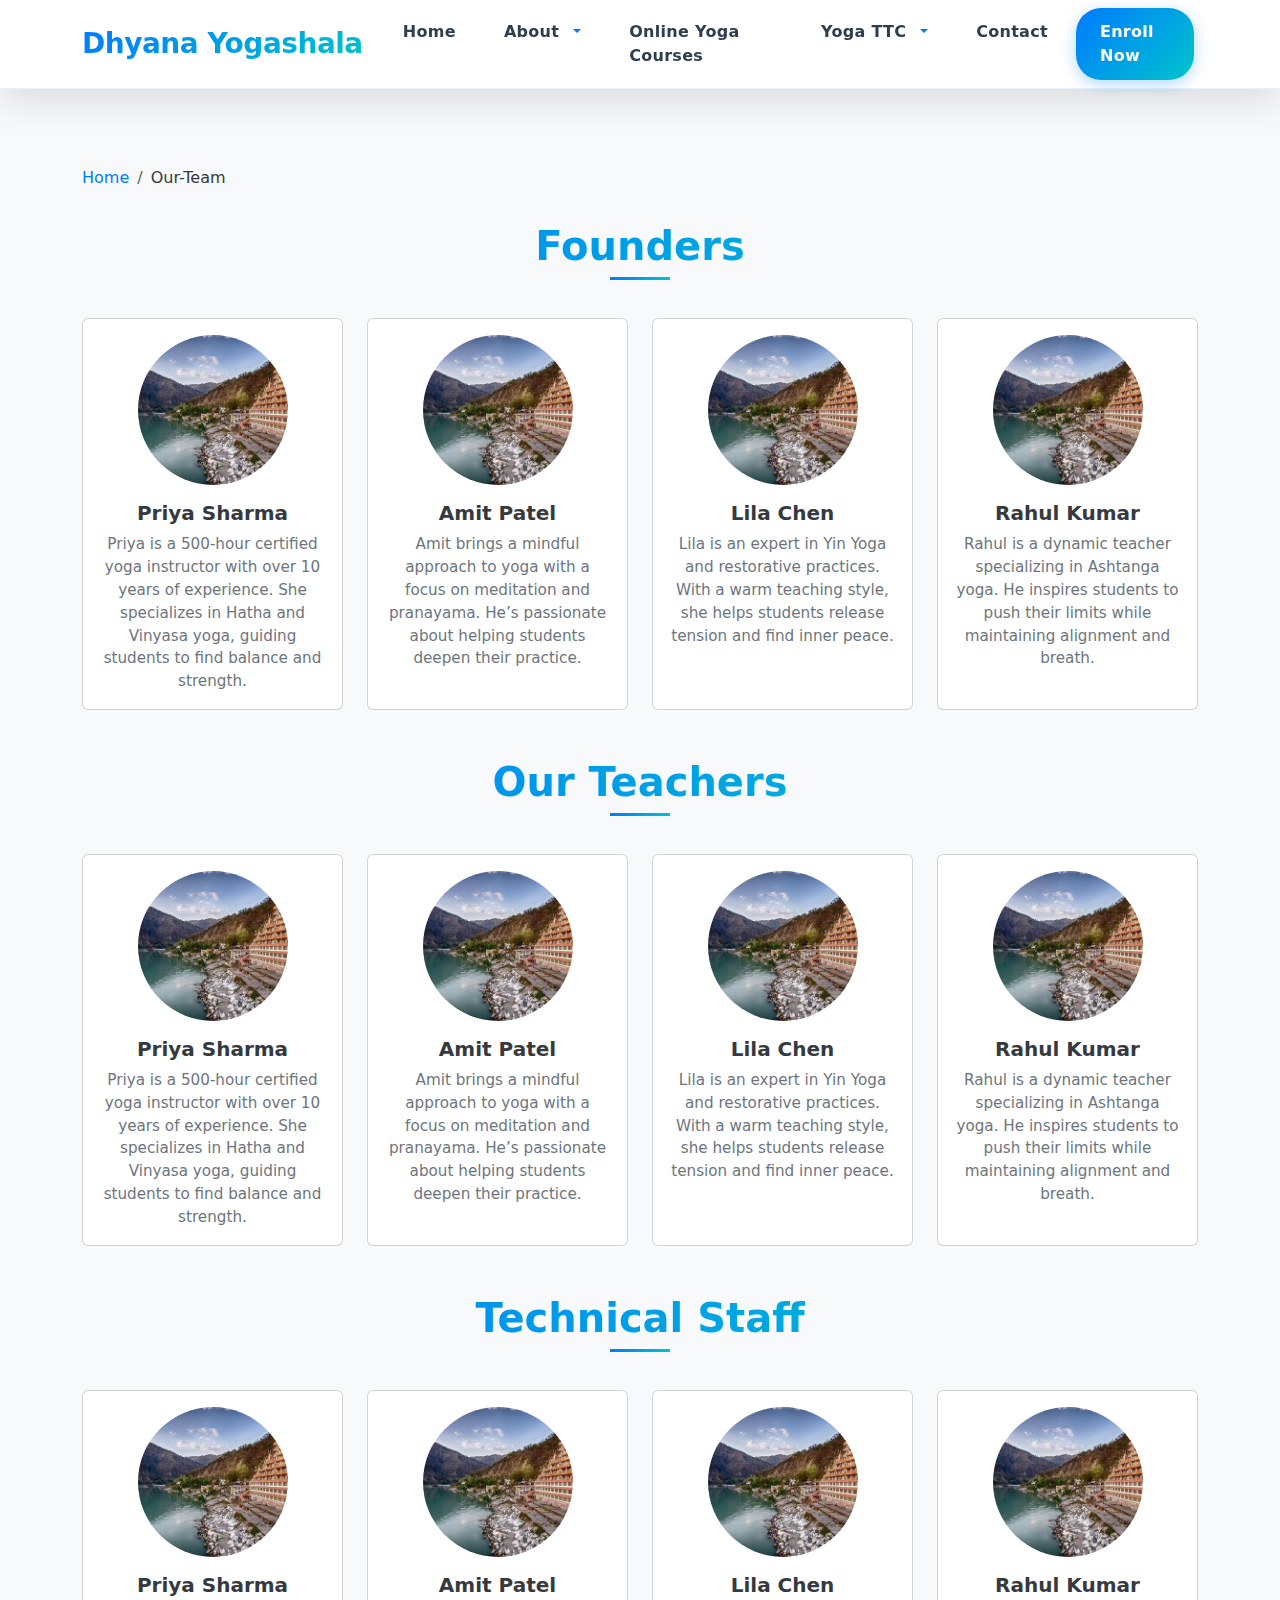
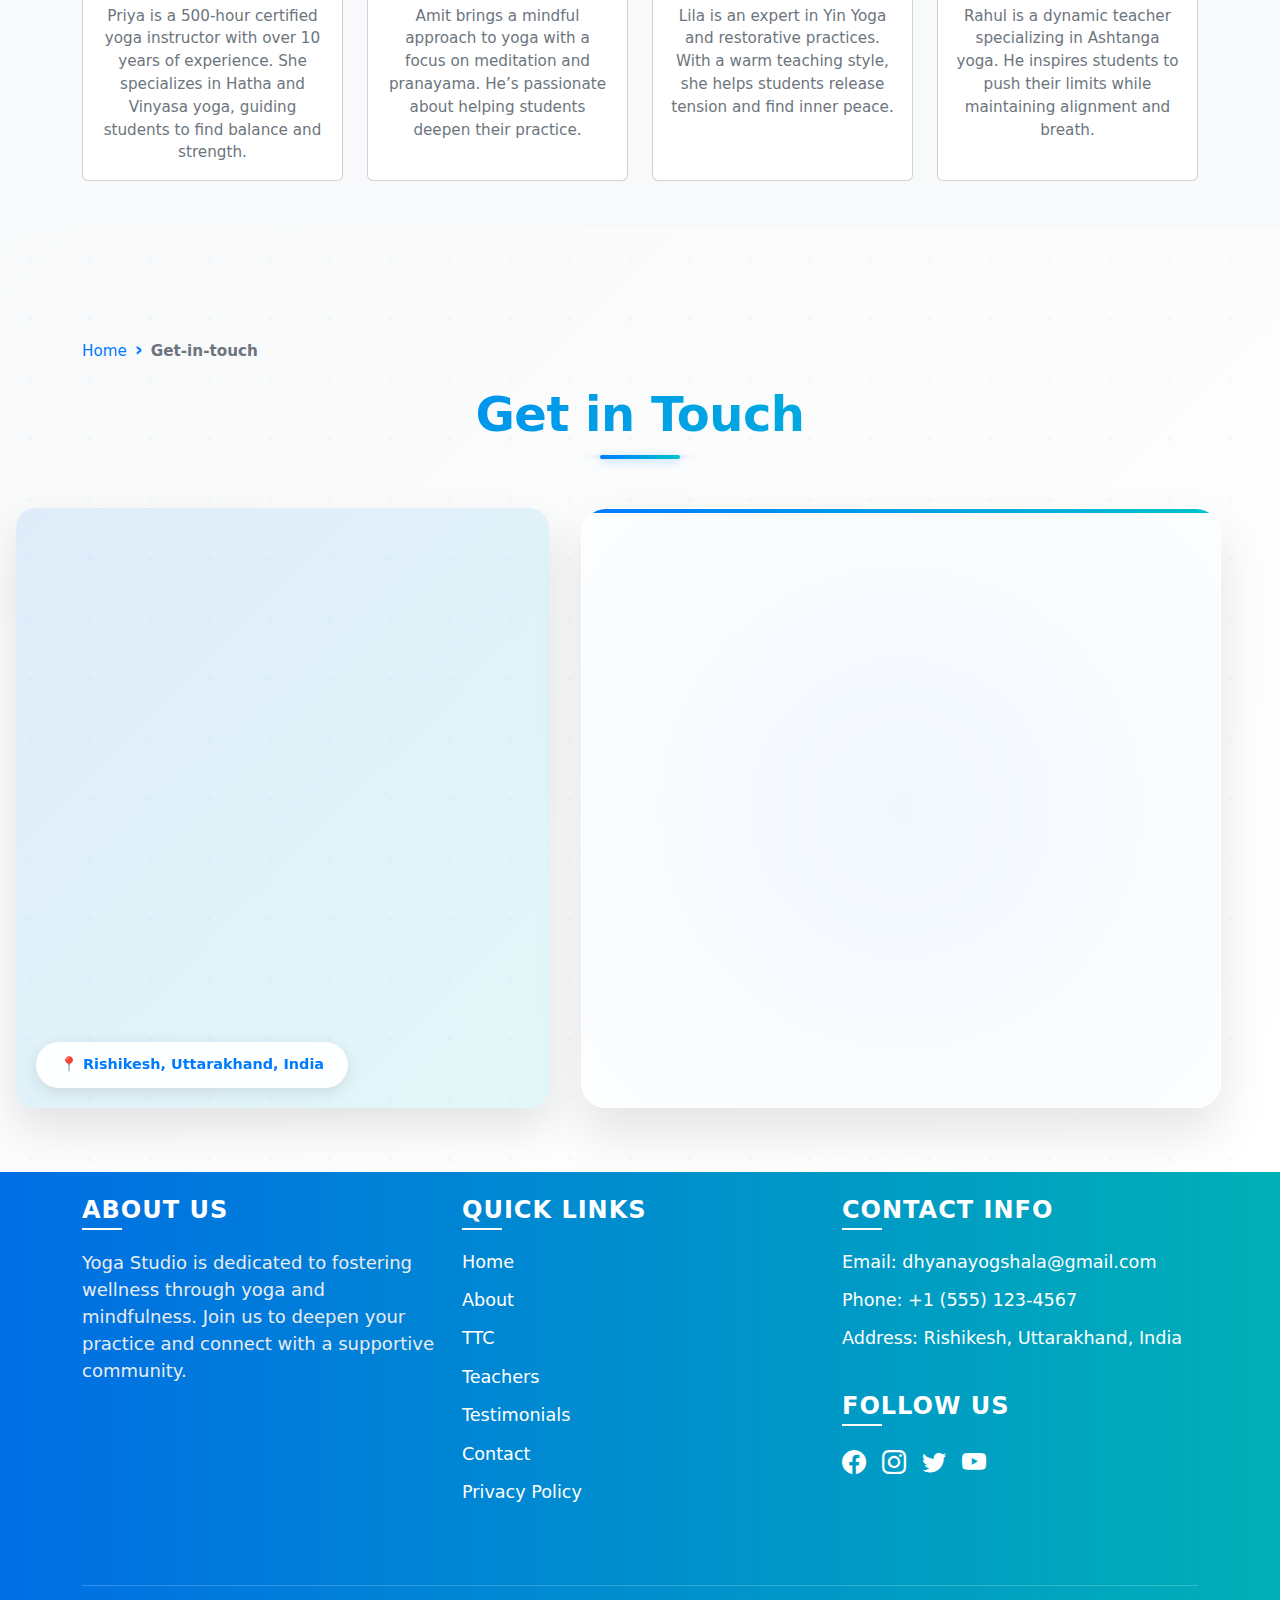
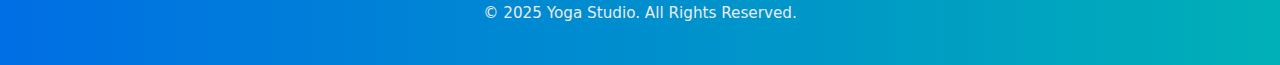
<file: our-team/index.html>
<!DOCTYPE html><html lang="en" data-critters-container><head>
  <meta charset="utf-8">
  <title>Yoga Studio</title>
  <meta name="description" content>
  <meta name="keywords" content>
  <meta name="robots" content="index, follow">
  <!-- Open Graph -->
  <meta property="og:title" content="Yoga Studio">
  <meta property="og:description" content>
  <meta property="og:url" content="undefined">
  <meta property="og:type" content="website">
  <meta property="og:image" content="https://yourdomain.com/assets/images/og-image.jpg">
  <!-- Twitter Card -->
  <meta name="twitter:card" content="summary">
  <meta name="twitter:title" content="Yoga Studio">
  <meta name="twitter:description" content>
  <meta name="twitter:image" content="https://yourdomain.com/assets/images/og-image.jpg">
  <meta name="twitter:site" content="@YourTwitterHandle"> <!-- Replace with your handle -->
  <!-- Canonical -->
  <!-- <link rel="canonical" href=""> -->
  <link rel="canonical" href="undefined">
  <!-- Structured Data Placeholder -->
  <script type="application/ld+json"></script>
  
  <base href="/">
  <meta name="viewport" content="width=device-width, initial-scale=1">
  <link rel="icon" type="image/x-icon" href="favicon.ico">
  <!-- Bootstrap Icons -->
  <!-- <link rel="stylesheet" href="https://cdn.jsdelivr.net/npm/bootstrap-icons@1.11.1/font/bootstrap-icons.css"> -->
  <!-- Font Awesome -->
  <!-- <link rel="stylesheet" href="https://cdnjs.cloudflare.com/ajax/libs/font-awesome/6.4.0/css/all.min.css"> -->
<style>@charset "UTF-8";body{margin:0;font-family:Arial,sans-serif}html{scroll-behavior:smooth}section{scroll-margin-top:70px}.navbar{background:#fffffff2;backdrop-filter:blur(10px);-webkit-backdrop-filter:blur(10px);box-shadow:0 8px 32px #00000014;padding:1rem 1.5rem;transition:all .3s cubic-bezier(.4,0,.2,1);border-bottom:1px solid rgba(0,123,255,.1)}.navbar.fixed-top{z-index:1030}.navbar:hover{box-shadow:0 12px 40px #0000001f}.navbar .navbar-brand{font-weight:800;font-size:1.75rem;background:linear-gradient(135deg,#007bff,#00c4cc,#007bff);background-size:200% 200%;-webkit-background-clip:text;background-clip:text;-webkit-text-fill-color:transparent;animation:gradientShift 3s ease-in-out infinite;text-decoration:none;letter-spacing:-.5px}.navbar .navbar-brand:hover{animation:gradientShift 1.5s ease-in-out infinite}@keyframes gradientShift{0%,to{background-position:0% 50%}50%{background-position:100% 50%}}.navbar .navbar-toggler{border:none;padding:.75rem;border-radius:8px;transition:all .3s ease}.navbar .navbar-toggler .navbar-toggler-icon{background-image:url("data:image/svg+xml,%3csvg xmlns='http://www.w3.org/2000/svg' viewBox='0 0 30 30'%3e%3cpath stroke='rgba(0, 123, 255, 0.9)' stroke-width='2.5' stroke-linecap='round' stroke-miterlimit='10' d='M4 7h22M4 15h22M4 23h22'/%3e%3c/svg%3e");transition:all .3s ease}.navbar .navbar-toggler:hover{background:#007bff1a;transform:scale(1.05)}.navbar .navbar-toggler:focus{outline:none;box-shadow:0 0 0 3px #007bff33}.navbar .navbar-nav .nav-item{margin:0 .25rem;position:relative}.navbar .navbar-nav .nav-item .nav-link{color:#2c3e50;font-size:1rem;font-weight:600;padding:.75rem 1.25rem;border-radius:12px;transition:all .3s cubic-bezier(.4,0,.2,1);position:relative;text-decoration:none;letter-spacing:.3px}.navbar .navbar-nav .nav-item .nav-link:before{content:"";position:absolute;bottom:0;left:50%;width:0;height:2px;background:linear-gradient(90deg,#007bff,#00c4cc);transition:all .3s ease;transform:translate(-50%)}.navbar .navbar-nav .nav-item .nav-link:hover{color:#007bff;background:#007bff14;transform:translateY(-2px)}.navbar .navbar-nav .nav-item .nav-link:hover:before{width:80%}.navbar .navbar-nav .nav-item .nav-link[href="/enroll-now"]{background:linear-gradient(135deg,#007bff,#00c4cc);color:#fff;font-weight:700;padding:.75rem 1.5rem;border-radius:25px;box-shadow:0 4px 15px #007bff4d;position:relative;overflow:hidden}.navbar .navbar-nav .nav-item .nav-link[href="/enroll-now"]:before{display:none}.navbar .navbar-nav .nav-item .nav-link[href="/enroll-now"]:after{content:"";position:absolute;top:0;left:-100%;width:100%;height:100%;background:linear-gradient(135deg,#0056b3,#009faf);transition:left .3s ease;z-index:-1}.navbar .navbar-nav .nav-item .nav-link[href="/enroll-now"]:hover{color:#fff;transform:translateY(-3px);box-shadow:0 8px 25px #007bff66}.navbar .navbar-nav .nav-item .nav-link[href="/enroll-now"]:hover:after{left:0}.navbar .navbar-nav .nav-item .nav-link[href="/enroll-now"]:active{transform:translateY(-1px);box-shadow:0 4px 15px #007bff4d}.navbar .navbar-nav .nav-item .nav-link.dropdown-toggle:after{border-top-color:#007bff;transition:all .3s ease;margin-left:.5rem}.navbar .navbar-nav .nav-item .nav-link:hover.dropdown-toggle:after{transform:rotate(180deg)}.navbar .navbar-nav .nav-item .dropdown-menu{background:#fffffff2;backdrop-filter:blur(10px);-webkit-backdrop-filter:blur(10px);border:1px solid rgba(0,123,255,.1);border-radius:16px;box-shadow:0 20px 40px #0000001a;margin-top:.5rem;padding:.75rem 0;animation:dropdownFadeIn .3s ease-out;min-width:220px}@keyframes dropdownFadeIn{0%{opacity:0;transform:translateY(-10px)}to{opacity:1;transform:translateY(0)}}.navbar .navbar-nav .nav-item .dropdown-menu .dropdown-item{color:#2c3e50;font-size:.95rem;font-weight:500;padding:.75rem 1.5rem;transition:all .3s ease;border-radius:8px;margin:0 .5rem;position:relative;overflow:hidden}.navbar .navbar-nav .nav-item .dropdown-menu .dropdown-item:before{content:"";position:absolute;left:-100%;top:0;width:100%;height:100%;background:linear-gradient(90deg,#007bff,#00c4cc);transition:left .3s ease;z-index:-1}.navbar .navbar-nav .nav-item .dropdown-menu .dropdown-item:hover{color:#fff;transform:translate(5px)}.navbar .navbar-nav .nav-item .dropdown-menu .dropdown-item:hover:before{left:0}@media (max-width: 991.98px){.navbar .navbar-nav{padding:1.5rem 0;background:#fffffffa;-webkit-backdrop-filter:blur(10px);backdrop-filter:blur(10px);border-radius:0 0 20px 20px;box-shadow:0 10px 30px #0000001a;margin-top:.5rem}.navbar .navbar-nav .nav-item{margin:.75rem 0}.navbar .navbar-nav .nav-item .nav-link{padding:1rem 1.5rem;text-align:center;border-radius:12px;margin:0 1rem}.navbar .navbar-nav .nav-item .nav-link:hover{background:#007bff1a;transform:none}.navbar .navbar-nav .nav-item .nav-link[href="/enroll-now"]{background:linear-gradient(135deg,#007bff,#00c4cc);color:#fff;font-weight:700;padding:1rem 2rem;border-radius:25px;box-shadow:0 4px 15px #007bff4d;margin:1rem}.navbar .navbar-nav .nav-item .nav-link[href="/enroll-now"]:hover{background:linear-gradient(135deg,#0056b3,#009faf);transform:scale(1.05);box-shadow:0 6px 20px #007bff66}.navbar .navbar-nav .nav-item .dropdown-menu{background:#f8f9faf2;text-align:center;box-shadow:none;border:1px solid rgba(0,123,255,.1);margin:.5rem 1rem}.navbar .navbar-nav .nav-item .dropdown-menu .dropdown-item{margin:.25rem .5rem;text-align:center}}@media (max-width: 575.98px){.navbar .navbar-nav{padding:1rem}}#teachers h2{background:linear-gradient(90deg,#007bff,#00c4cc);-webkit-background-clip:text;background-clip:text;-webkit-text-fill-color:transparent;font-size:2.5rem;font-weight:700;position:relative}#teachers h2:after{content:"";position:absolute;bottom:-10px;left:50%;transform:translate(-50%);width:60px;height:3px;background:linear-gradient(90deg,#007bff,#00c4cc)}#teachers .card{transition:transform .3s ease,box-shadow .3s ease}#teachers .card:hover{transform:translateY(-5px);box-shadow:0 4px 12px #0000001a}#teachers .card-img-top{object-fit:cover}#teachers .card-title{color:#343a40;font-weight:700}#teachers .card-text{font-size:.95rem;color:#6c757d}#get-in-touch h2{background:linear-gradient(90deg,#007bff,#00c4cc);-webkit-background-clip:text;background-clip:text;-webkit-text-fill-color:transparent;font-size:2.5rem;font-weight:700;position:relative}#get-in-touch h2:after{content:"";position:absolute;bottom:-10px;left:50%;transform:translate(-50%);width:60px;height:3px;background:linear-gradient(90deg,#007bff,#00c4cc)}#get-in-touch .map-container{height:500px;position:relative;overflow:hidden}#get-in-touch .map-container iframe{position:absolute;top:0;left:0;width:100%;height:100%;border:3px solid transparent;border-image:linear-gradient(90deg,#007bff,#00c4cc) 1}#get-in-touch .form-container{background-color:#f8f9fa;display:flex;align-items:center;justify-content:center}#get-in-touch .form-container form{max-width:500px;width:100%}#get-in-touch .form-container form .form-control{border-radius:8px;border:1px solid #ced4da;padding:.75rem;font-size:1rem;transition:border-color .3s ease}#get-in-touch .form-container form .form-control:focus{border-color:#007bff;box-shadow:0 0 5px #007bff4d}#get-in-touch .form-container form textarea.form-control{resize:none}#get-in-touch .form-container form .btn-gradient{background:linear-gradient(90deg,#007bff,#00c4cc);color:#fff;border:none;padding:.75rem;border-radius:25px;font-size:1.1rem;transition:opacity .3s ease}#get-in-touch .form-container form .btn-gradient:hover{opacity:.9}#get-in-touch .form-container form .btn-gradient:disabled{opacity:.6;cursor:not-allowed}@media (max-width: 991.98px){#get-in-touch .map-container{height:300px}#get-in-touch .form-container{text-align:center;padding:2rem 1rem}}:root{--bs-blue:#0d6efd;--bs-indigo:#6610f2;--bs-purple:#6f42c1;--bs-pink:#d63384;--bs-red:#dc3545;--bs-orange:#fd7e14;--bs-yellow:#ffc107;--bs-green:#198754;--bs-teal:#20c997;--bs-cyan:#0dcaf0;--bs-black:#000;--bs-white:#fff;--bs-gray:#6c757d;--bs-gray-dark:#343a40;--bs-gray-100:#f8f9fa;--bs-gray-200:#e9ecef;--bs-gray-300:#dee2e6;--bs-gray-400:#ced4da;--bs-gray-500:#adb5bd;--bs-gray-600:#6c757d;--bs-gray-700:#495057;--bs-gray-800:#343a40;--bs-gray-900:#212529;--bs-primary:#0d6efd;--bs-secondary:#6c757d;--bs-success:#198754;--bs-info:#0dcaf0;--bs-warning:#ffc107;--bs-danger:#dc3545;--bs-light:#f8f9fa;--bs-dark:#212529;--bs-primary-rgb:13,110,253;--bs-secondary-rgb:108,117,125;--bs-success-rgb:25,135,84;--bs-info-rgb:13,202,240;--bs-warning-rgb:255,193,7;--bs-danger-rgb:220,53,69;--bs-light-rgb:248,249,250;--bs-dark-rgb:33,37,41;--bs-primary-text-emphasis:#052c65;--bs-secondary-text-emphasis:#2b2f32;--bs-success-text-emphasis:#0a3622;--bs-info-text-emphasis:#055160;--bs-warning-text-emphasis:#664d03;--bs-danger-text-emphasis:#58151c;--bs-light-text-emphasis:#495057;--bs-dark-text-emphasis:#495057;--bs-primary-bg-subtle:#cfe2ff;--bs-secondary-bg-subtle:#e2e3e5;--bs-success-bg-subtle:#d1e7dd;--bs-info-bg-subtle:#cff4fc;--bs-warning-bg-subtle:#fff3cd;--bs-danger-bg-subtle:#f8d7da;--bs-light-bg-subtle:#fcfcfd;--bs-dark-bg-subtle:#ced4da;--bs-primary-border-subtle:#9ec5fe;--bs-secondary-border-subtle:#c4c8cb;--bs-success-border-subtle:#a3cfbb;--bs-info-border-subtle:#9eeaf9;--bs-warning-border-subtle:#ffe69c;--bs-danger-border-subtle:#f1aeb5;--bs-light-border-subtle:#e9ecef;--bs-dark-border-subtle:#adb5bd;--bs-white-rgb:255,255,255;--bs-black-rgb:0,0,0;--bs-font-sans-serif:system-ui,-apple-system,"Segoe UI",Roboto,"Helvetica Neue","Noto Sans","Liberation Sans",Arial,sans-serif,"Apple Color Emoji","Segoe UI Emoji","Segoe UI Symbol","Noto Color Emoji";--bs-font-monospace:SFMono-Regular,Menlo,Monaco,Consolas,"Liberation Mono","Courier New",monospace;--bs-gradient:linear-gradient(180deg, rgba(255, 255, 255, .15), rgba(255, 255, 255, 0));--bs-body-font-family:var(--bs-font-sans-serif);--bs-body-font-size:1rem;--bs-body-font-weight:400;--bs-body-line-height:1.5;--bs-body-color:#212529;--bs-body-color-rgb:33,37,41;--bs-body-bg:#fff;--bs-body-bg-rgb:255,255,255;--bs-emphasis-color:#000;--bs-emphasis-color-rgb:0,0,0;--bs-secondary-color:rgba(33, 37, 41, .75);--bs-secondary-color-rgb:33,37,41;--bs-secondary-bg:#e9ecef;--bs-secondary-bg-rgb:233,236,239;--bs-tertiary-color:rgba(33, 37, 41, .5);--bs-tertiary-color-rgb:33,37,41;--bs-tertiary-bg:#f8f9fa;--bs-tertiary-bg-rgb:248,249,250;--bs-heading-color:inherit;--bs-link-color:#0d6efd;--bs-link-color-rgb:13,110,253;--bs-link-decoration:underline;--bs-link-hover-color:#0a58ca;--bs-link-hover-color-rgb:10,88,202;--bs-code-color:#d63384;--bs-highlight-color:#212529;--bs-highlight-bg:#fff3cd;--bs-border-width:1px;--bs-border-style:solid;--bs-border-color:#dee2e6;--bs-border-color-translucent:rgba(0, 0, 0, .175);--bs-border-radius:.375rem;--bs-border-radius-sm:.25rem;--bs-border-radius-lg:.5rem;--bs-border-radius-xl:1rem;--bs-border-radius-xxl:2rem;--bs-border-radius-2xl:var(--bs-border-radius-xxl);--bs-border-radius-pill:50rem;--bs-box-shadow:0 .5rem 1rem rgba(0, 0, 0, .15);--bs-box-shadow-sm:0 .125rem .25rem rgba(0, 0, 0, .075);--bs-box-shadow-lg:0 1rem 3rem rgba(0, 0, 0, .175);--bs-box-shadow-inset:inset 0 1px 2px rgba(0, 0, 0, .075);--bs-focus-ring-width:.25rem;--bs-focus-ring-opacity:.25;--bs-focus-ring-color:rgba(13, 110, 253, .25);--bs-form-valid-color:#198754;--bs-form-valid-border-color:#198754;--bs-form-invalid-color:#dc3545;--bs-form-invalid-border-color:#dc3545}*,:after,:before{box-sizing:border-box}@media (prefers-reduced-motion:no-preference){:root{scroll-behavior:smooth}}body{margin:0;font-family:var(--bs-body-font-family);font-size:var(--bs-body-font-size);font-weight:var(--bs-body-font-weight);line-height:var(--bs-body-line-height);color:var(--bs-body-color);text-align:var(--bs-body-text-align);background-color:var(--bs-body-bg);-webkit-text-size-adjust:100%;-webkit-tap-highlight-color:transparent}h2,h5{margin-top:0;margin-bottom:.5rem;font-weight:500;line-height:1.2;color:var(--bs-heading-color)}h2{font-size:calc(1.325rem + .9vw)}@media (min-width:1200px){h2{font-size:2rem}}h5{font-size:1.25rem}p{margin-top:0;margin-bottom:1rem}ol,ul{padding-left:2rem}ol,ul{margin-top:0;margin-bottom:1rem}ul ul{margin-bottom:0}a{color:rgba(var(--bs-link-color-rgb),var(--bs-link-opacity,1));text-decoration:underline}a:hover{--bs-link-color-rgb:var(--bs-link-hover-color-rgb)}a:not([href]):not([class]),a:not([href]):not([class]):hover{color:inherit;text-decoration:none}img{vertical-align:middle}button{border-radius:0}button:focus:not(:focus-visible){outline:0}button,input,textarea{margin:0;font-family:inherit;font-size:inherit;line-height:inherit}button{text-transform:none}[role=button]{cursor:pointer}[type=button],[type=submit],button{-webkit-appearance:button}[type=button]:not(:disabled),[type=submit]:not(:disabled),button:not(:disabled){cursor:pointer}textarea{resize:vertical}iframe{border:0}.list-unstyled{padding-left:0;list-style:none}.container,.container-fluid{--bs-gutter-x:1.5rem;--bs-gutter-y:0;width:100%;padding-right:calc(var(--bs-gutter-x) * .5);padding-left:calc(var(--bs-gutter-x) * .5);margin-right:auto;margin-left:auto}@media (min-width:576px){.container{max-width:540px}}@media (min-width:768px){.container{max-width:720px}}@media (min-width:992px){.container{max-width:960px}}@media (min-width:1200px){.container{max-width:1140px}}@media (min-width:1400px){.container{max-width:1320px}}:root{--bs-breakpoint-xs:0;--bs-breakpoint-sm:576px;--bs-breakpoint-md:768px;--bs-breakpoint-lg:992px;--bs-breakpoint-xl:1200px;--bs-breakpoint-xxl:1400px}.row{--bs-gutter-x:1.5rem;--bs-gutter-y:0;display:flex;flex-wrap:wrap;margin-top:calc(-1 * var(--bs-gutter-y));margin-right:calc(-.5 * var(--bs-gutter-x));margin-left:calc(-.5 * var(--bs-gutter-x))}.row>*{flex-shrink:0;width:100%;max-width:100%;padding-right:calc(var(--bs-gutter-x) * .5);padding-left:calc(var(--bs-gutter-x) * .5);margin-top:var(--bs-gutter-y)}.col{flex:1 0 0%}.row-cols-1>*{flex:0 0 auto;width:100%}.col-12{flex:0 0 auto;width:100%}.g-0{--bs-gutter-x:0}.g-0{--bs-gutter-y:0}.g-4{--bs-gutter-x:1.5rem}.g-4{--bs-gutter-y:1.5rem}@media (min-width:768px){.row-cols-md-2>*{flex:0 0 auto;width:50%}.col-md-4{flex:0 0 auto;width:33.33333333%}.col-md-12{flex:0 0 auto;width:100%}}@media (min-width:992px){.row-cols-lg-4>*{flex:0 0 auto;width:25%}.col-lg-5{flex:0 0 auto;width:41.66666667%}.col-lg-6{flex:0 0 auto;width:50%}}.form-control{display:block;width:100%;padding:.375rem .75rem;font-size:1rem;font-weight:400;line-height:1.5;color:var(--bs-body-color);-webkit-appearance:none;-moz-appearance:none;appearance:none;background-color:var(--bs-body-bg);background-clip:padding-box;border:var(--bs-border-width) solid var(--bs-border-color);border-radius:var(--bs-border-radius);transition:border-color .15s ease-in-out,box-shadow .15s ease-in-out}@media (prefers-reduced-motion:reduce){.form-control{transition:none}}.form-control:focus{color:var(--bs-body-color);background-color:var(--bs-body-bg);border-color:#86b7fe;outline:0;box-shadow:0 0 0 .25rem #0d6efd40}.form-control::-webkit-date-and-time-value{min-width:85px;height:1.5em;margin:0}.form-control::-webkit-datetime-edit{display:block;padding:0}.form-control::-moz-placeholder{color:var(--bs-secondary-color);opacity:1}.form-control::placeholder{color:var(--bs-secondary-color);opacity:1}.form-control:disabled{background-color:var(--bs-secondary-bg);opacity:1}.form-control::-webkit-file-upload-button{padding:.375rem .75rem;margin:-.375rem -.75rem;-webkit-margin-end:.75rem;margin-inline-end:.75rem;color:var(--bs-body-color);background-color:var(--bs-tertiary-bg);pointer-events:none;border-color:inherit;border-style:solid;border-width:0;border-inline-end-width:var(--bs-border-width);border-radius:0;-webkit-transition:color .15s ease-in-out,background-color .15s ease-in-out,border-color .15s ease-in-out,box-shadow .15s ease-in-out;transition:color .15s ease-in-out,background-color .15s ease-in-out,border-color .15s ease-in-out,box-shadow .15s ease-in-out}.form-control::file-selector-button{padding:.375rem .75rem;margin:-.375rem -.75rem;-webkit-margin-end:.75rem;margin-inline-end:.75rem;color:var(--bs-body-color);background-color:var(--bs-tertiary-bg);pointer-events:none;border-color:inherit;border-style:solid;border-width:0;border-inline-end-width:var(--bs-border-width);border-radius:0;transition:color .15s ease-in-out,background-color .15s ease-in-out,border-color .15s ease-in-out,box-shadow .15s ease-in-out}@media (prefers-reduced-motion:reduce){.form-control::-webkit-file-upload-button{-webkit-transition:none;transition:none}.form-control::file-selector-button{transition:none}}.form-control:hover:not(:disabled):not([readonly])::-webkit-file-upload-button{background-color:var(--bs-secondary-bg)}.form-control:hover:not(:disabled):not([readonly])::file-selector-button{background-color:var(--bs-secondary-bg)}textarea.form-control{min-height:calc(1.5em + .75rem + calc(var(--bs-border-width) * 2))}.btn{--bs-btn-padding-x:.75rem;--bs-btn-padding-y:.375rem;--bs-btn-font-family: ;--bs-btn-font-size:1rem;--bs-btn-font-weight:400;--bs-btn-line-height:1.5;--bs-btn-color:var(--bs-body-color);--bs-btn-bg:transparent;--bs-btn-border-width:var(--bs-border-width);--bs-btn-border-color:transparent;--bs-btn-border-radius:var(--bs-border-radius);--bs-btn-hover-border-color:transparent;--bs-btn-box-shadow:inset 0 1px 0 rgba(255, 255, 255, .15),0 1px 1px rgba(0, 0, 0, .075);--bs-btn-disabled-opacity:.65;--bs-btn-focus-box-shadow:0 0 0 .25rem rgba(var(--bs-btn-focus-shadow-rgb), .5);display:inline-block;padding:var(--bs-btn-padding-y) var(--bs-btn-padding-x);font-family:var(--bs-btn-font-family);font-size:var(--bs-btn-font-size);font-weight:var(--bs-btn-font-weight);line-height:var(--bs-btn-line-height);color:var(--bs-btn-color);text-align:center;text-decoration:none;vertical-align:middle;cursor:pointer;-webkit-user-select:none;-moz-user-select:none;user-select:none;border:var(--bs-btn-border-width) solid var(--bs-btn-border-color);border-radius:var(--bs-btn-border-radius);background-color:var(--bs-btn-bg);transition:color .15s ease-in-out,background-color .15s ease-in-out,border-color .15s ease-in-out,box-shadow .15s ease-in-out}@media (prefers-reduced-motion:reduce){.btn{transition:none}}.btn:hover{color:var(--bs-btn-hover-color);background-color:var(--bs-btn-hover-bg);border-color:var(--bs-btn-hover-border-color)}.btn:focus-visible{color:var(--bs-btn-hover-color);background-color:var(--bs-btn-hover-bg);border-color:var(--bs-btn-hover-border-color);outline:0;box-shadow:var(--bs-btn-focus-box-shadow)}.btn:first-child:active{color:var(--bs-btn-active-color);background-color:var(--bs-btn-active-bg);border-color:var(--bs-btn-active-border-color)}.btn:first-child:active:focus-visible{box-shadow:var(--bs-btn-focus-box-shadow)}.btn:disabled{color:var(--bs-btn-disabled-color);pointer-events:none;background-color:var(--bs-btn-disabled-bg);border-color:var(--bs-btn-disabled-border-color);opacity:var(--bs-btn-disabled-opacity)}.collapse:not(.show){display:none}.dropdown{position:relative}.dropdown-toggle{white-space:nowrap}.dropdown-toggle:after{display:inline-block;margin-left:.255em;vertical-align:.255em;content:"";border-top:.3em solid;border-right:.3em solid transparent;border-bottom:0;border-left:.3em solid transparent}.dropdown-toggle:empty:after{margin-left:0}.dropdown-menu{--bs-dropdown-zindex:1000;--bs-dropdown-min-width:10rem;--bs-dropdown-padding-x:0;--bs-dropdown-padding-y:.5rem;--bs-dropdown-spacer:.125rem;--bs-dropdown-font-size:1rem;--bs-dropdown-color:var(--bs-body-color);--bs-dropdown-bg:var(--bs-body-bg);--bs-dropdown-border-color:var(--bs-border-color-translucent);--bs-dropdown-border-radius:var(--bs-border-radius);--bs-dropdown-border-width:var(--bs-border-width);--bs-dropdown-inner-border-radius:calc(var(--bs-border-radius) - var(--bs-border-width));--bs-dropdown-divider-bg:var(--bs-border-color-translucent);--bs-dropdown-divider-margin-y:.5rem;--bs-dropdown-box-shadow:var(--bs-box-shadow);--bs-dropdown-link-color:var(--bs-body-color);--bs-dropdown-link-hover-color:var(--bs-body-color);--bs-dropdown-link-hover-bg:var(--bs-tertiary-bg);--bs-dropdown-link-active-color:#fff;--bs-dropdown-link-active-bg:#0d6efd;--bs-dropdown-link-disabled-color:var(--bs-tertiary-color);--bs-dropdown-item-padding-x:1rem;--bs-dropdown-item-padding-y:.25rem;--bs-dropdown-header-color:#6c757d;--bs-dropdown-header-padding-x:1rem;--bs-dropdown-header-padding-y:.5rem;position:absolute;z-index:var(--bs-dropdown-zindex);display:none;min-width:var(--bs-dropdown-min-width);padding:var(--bs-dropdown-padding-y) var(--bs-dropdown-padding-x);margin:0;font-size:var(--bs-dropdown-font-size);color:var(--bs-dropdown-color);text-align:left;list-style:none;background-color:var(--bs-dropdown-bg);background-clip:padding-box;border:var(--bs-dropdown-border-width) solid var(--bs-dropdown-border-color);border-radius:var(--bs-dropdown-border-radius)}.dropdown-item{display:block;width:100%;padding:var(--bs-dropdown-item-padding-y) var(--bs-dropdown-item-padding-x);clear:both;font-weight:400;color:var(--bs-dropdown-link-color);text-align:inherit;text-decoration:none;white-space:nowrap;background-color:transparent;border:0;border-radius:var(--bs-dropdown-item-border-radius,0)}.dropdown-item:focus,.dropdown-item:hover{color:var(--bs-dropdown-link-hover-color);background-color:var(--bs-dropdown-link-hover-bg)}.dropdown-item:active{color:var(--bs-dropdown-link-active-color);text-decoration:none;background-color:var(--bs-dropdown-link-active-bg)}.dropdown-item:disabled{color:var(--bs-dropdown-link-disabled-color);pointer-events:none;background-color:transparent}.nav-link{display:block;padding:var(--bs-nav-link-padding-y) var(--bs-nav-link-padding-x);font-size:var(--bs-nav-link-font-size);font-weight:var(--bs-nav-link-font-weight);color:var(--bs-nav-link-color);text-decoration:none;background:0 0;border:0;transition:color .15s ease-in-out,background-color .15s ease-in-out,border-color .15s ease-in-out}@media (prefers-reduced-motion:reduce){.nav-link{transition:none}}.nav-link:focus,.nav-link:hover{color:var(--bs-nav-link-hover-color)}.nav-link:focus-visible{outline:0;box-shadow:0 0 0 .25rem #0d6efd40}.nav-link:disabled{color:var(--bs-nav-link-disabled-color);pointer-events:none;cursor:default}.navbar{--bs-navbar-padding-x:0;--bs-navbar-padding-y:.5rem;--bs-navbar-color:rgba(var(--bs-emphasis-color-rgb), .65);--bs-navbar-hover-color:rgba(var(--bs-emphasis-color-rgb), .8);--bs-navbar-disabled-color:rgba(var(--bs-emphasis-color-rgb), .3);--bs-navbar-active-color:rgba(var(--bs-emphasis-color-rgb), 1);--bs-navbar-brand-padding-y:.3125rem;--bs-navbar-brand-margin-end:1rem;--bs-navbar-brand-font-size:1.25rem;--bs-navbar-brand-color:rgba(var(--bs-emphasis-color-rgb), 1);--bs-navbar-brand-hover-color:rgba(var(--bs-emphasis-color-rgb), 1);--bs-navbar-nav-link-padding-x:.5rem;--bs-navbar-toggler-padding-y:.25rem;--bs-navbar-toggler-padding-x:.75rem;--bs-navbar-toggler-font-size:1.25rem;--bs-navbar-toggler-icon-bg:url("data:image/svg+xml,%3csvg xmlns='http://www.w3.org/2000/svg' viewBox='0 0 30 30'%3e%3cpath stroke='rgba%2833, 37, 41, 0.75%29' stroke-linecap='round' stroke-miterlimit='10' stroke-width='2' d='M4 7h22M4 15h22M4 23h22'/%3e%3c/svg%3e");--bs-navbar-toggler-border-color:rgba(var(--bs-emphasis-color-rgb), .15);--bs-navbar-toggler-border-radius:var(--bs-border-radius);--bs-navbar-toggler-focus-width:.25rem;--bs-navbar-toggler-transition:box-shadow .15s ease-in-out;position:relative;display:flex;flex-wrap:wrap;align-items:center;justify-content:space-between;padding:var(--bs-navbar-padding-y) var(--bs-navbar-padding-x)}.navbar>.container{display:flex;flex-wrap:inherit;align-items:center;justify-content:space-between}.navbar-brand{padding-top:var(--bs-navbar-brand-padding-y);padding-bottom:var(--bs-navbar-brand-padding-y);margin-right:var(--bs-navbar-brand-margin-end);font-size:var(--bs-navbar-brand-font-size);color:var(--bs-navbar-brand-color);text-decoration:none;white-space:nowrap}.navbar-brand:focus,.navbar-brand:hover{color:var(--bs-navbar-brand-hover-color)}.navbar-nav{--bs-nav-link-padding-x:0;--bs-nav-link-padding-y:.5rem;--bs-nav-link-font-weight: ;--bs-nav-link-color:var(--bs-navbar-color);--bs-nav-link-hover-color:var(--bs-navbar-hover-color);--bs-nav-link-disabled-color:var(--bs-navbar-disabled-color);display:flex;flex-direction:column;padding-left:0;margin-bottom:0;list-style:none}.navbar-nav .dropdown-menu{position:static}.navbar-collapse{flex-basis:100%;flex-grow:1;align-items:center}.navbar-toggler{padding:var(--bs-navbar-toggler-padding-y) var(--bs-navbar-toggler-padding-x);font-size:var(--bs-navbar-toggler-font-size);line-height:1;color:var(--bs-navbar-color);background-color:transparent;border:var(--bs-border-width) solid var(--bs-navbar-toggler-border-color);border-radius:var(--bs-navbar-toggler-border-radius);transition:var(--bs-navbar-toggler-transition)}@media (prefers-reduced-motion:reduce){.navbar-toggler{transition:none}}.navbar-toggler:hover{text-decoration:none}.navbar-toggler:focus{text-decoration:none;outline:0;box-shadow:0 0 0 var(--bs-navbar-toggler-focus-width)}.navbar-toggler-icon{display:inline-block;width:1.5em;height:1.5em;vertical-align:middle;background-image:var(--bs-navbar-toggler-icon-bg);background-repeat:no-repeat;background-position:center;background-size:100%}@media (min-width:992px){.navbar-expand-lg{flex-wrap:nowrap;justify-content:flex-start}.navbar-expand-lg .navbar-nav{flex-direction:row}.navbar-expand-lg .navbar-nav .dropdown-menu{position:absolute}.navbar-expand-lg .navbar-nav .nav-link{padding-right:var(--bs-navbar-nav-link-padding-x);padding-left:var(--bs-navbar-nav-link-padding-x)}.navbar-expand-lg .navbar-collapse{display:flex!important;flex-basis:auto}.navbar-expand-lg .navbar-toggler{display:none}}.card{--bs-card-spacer-y:1rem;--bs-card-spacer-x:1rem;--bs-card-title-spacer-y:.5rem;--bs-card-title-color: ;--bs-card-subtitle-color: ;--bs-card-border-width:var(--bs-border-width);--bs-card-border-color:var(--bs-border-color-translucent);--bs-card-border-radius:var(--bs-border-radius);--bs-card-box-shadow: ;--bs-card-inner-border-radius:calc(var(--bs-border-radius) - (var(--bs-border-width)));--bs-card-cap-padding-y:.5rem;--bs-card-cap-padding-x:1rem;--bs-card-cap-bg:rgba(var(--bs-body-color-rgb), .03);--bs-card-cap-color: ;--bs-card-height: ;--bs-card-color: ;--bs-card-bg:var(--bs-body-bg);--bs-card-img-overlay-padding:1rem;--bs-card-group-margin:.75rem;position:relative;display:flex;flex-direction:column;min-width:0;height:var(--bs-card-height);color:var(--bs-body-color);word-wrap:break-word;background-color:var(--bs-card-bg);background-clip:border-box;border:var(--bs-card-border-width) solid var(--bs-card-border-color);border-radius:var(--bs-card-border-radius)}.card-body{flex:1 1 auto;padding:var(--bs-card-spacer-y) var(--bs-card-spacer-x);color:var(--bs-card-color)}.card-title{margin-bottom:var(--bs-card-title-spacer-y);color:var(--bs-card-title-color)}.card-text:last-child{margin-bottom:0}.card-img-top{width:100%}.card-img-top{border-top-left-radius:var(--bs-card-inner-border-radius);border-top-right-radius:var(--bs-card-inner-border-radius)}.breadcrumb{--bs-breadcrumb-padding-x:0;--bs-breadcrumb-padding-y:0;--bs-breadcrumb-margin-bottom:1rem;--bs-breadcrumb-bg: ;--bs-breadcrumb-border-radius: ;--bs-breadcrumb-divider-color:var(--bs-secondary-color);--bs-breadcrumb-item-padding-x:.5rem;--bs-breadcrumb-item-active-color:var(--bs-secondary-color);display:flex;flex-wrap:wrap;padding:var(--bs-breadcrumb-padding-y) var(--bs-breadcrumb-padding-x);margin-bottom:var(--bs-breadcrumb-margin-bottom);font-size:var(--bs-breadcrumb-font-size);list-style:none;background-color:var(--bs-breadcrumb-bg);border-radius:var(--bs-breadcrumb-border-radius)}.breadcrumb-item+.breadcrumb-item{padding-left:var(--bs-breadcrumb-item-padding-x)}.breadcrumb-item+.breadcrumb-item:before{float:left;padding-right:var(--bs-breadcrumb-item-padding-x);color:var(--bs-breadcrumb-divider-color);content:var(--bs-breadcrumb-divider, "/")}.breadcrumb-item.active{color:var(--bs-breadcrumb-item-active-color)}.fixed-top{position:fixed;top:0;right:0;left:0;z-index:1030}.w-100{width:100%!important}.h-100{height:100%!important}.mx-auto{margin-right:auto!important;margin-left:auto!important}.mt-3{margin-top:1rem!important}.me-3{margin-right:1rem!important}.mb-3{margin-bottom:1rem!important}.mb-5{margin-bottom:3rem!important}.ms-auto{margin-left:auto!important}.p-0{padding:0!important}.px-4{padding-right:1.5rem!important;padding-left:1.5rem!important}.py-4{padding-top:1.5rem!important;padding-bottom:1.5rem!important}.py-5{padding-top:3rem!important;padding-bottom:3rem!important}.text-center{text-align:center!important}.text-white{--bs-text-opacity:1;color:rgba(var(--bs-white-rgb),var(--bs-text-opacity))!important}.bg-light{--bs-bg-opacity:1;background-color:rgba(var(--bs-light-rgb),var(--bs-bg-opacity))!important}.rounded-circle{border-radius:50%!important}@font-face{font-display:block;font-family:bootstrap-icons;src:url("./media/bootstrap-icons-X6UQXWUS.woff2?dd67030699838ea613ee6dbda90effa6") format("woff2"),url("./media/bootstrap-icons-OCU552PF.woff?dd67030699838ea613ee6dbda90effa6") format("woff")}.bi:before{display:inline-block;font-family:bootstrap-icons!important;font-style:normal;font-weight:400!important;font-variant:normal;text-transform:none;line-height:1;vertical-align:-.125em;-webkit-font-smoothing:antialiased;-moz-osx-font-smoothing:grayscale}.bi-facebook:before{content:"\f344"}.bi-instagram:before{content:"\f437"}.bi-twitter:before{content:"\f5ef"}.bi-youtube:before{content:"\f62b"}
</style><link rel="stylesheet" href="styles-PFZYTYND.css" media="print" onload="this.media='all'"><noscript><link rel="stylesheet" href="styles-PFZYTYND.css"></noscript><link rel="modulepreload" href="chunk-QPUKBFZN.js"><link rel="modulepreload" href="chunk-A2X6SBJQ.js"><link rel="modulepreload" href="chunk-6WF27LM2.js"><link rel="modulepreload" href="chunk-Y67ZYSQ6.js"><style ng-app-id="ng">#yoga-ttc[_ngcontent-ng-c2800382134]{background:#f8f9fa}#yoga-ttc[_ngcontent-ng-c2800382134]   h2[_ngcontent-ng-c2800382134]{background:linear-gradient(90deg,#007bff,#00c4cc);-webkit-background-clip:text;background-clip:text;-webkit-text-fill-color:transparent;font-size:2.5rem;font-weight:700}#yoga-ttc[_ngcontent-ng-c2800382134]   .ttc-card[_ngcontent-ng-c2800382134]{border:none;border-radius:15px;box-shadow:0 6px 18px #0000001a;background:#fff;overflow:hidden;transition:transform .3s ease,box-shadow .3s ease}#yoga-ttc[_ngcontent-ng-c2800382134]   .ttc-card[_ngcontent-ng-c2800382134]:hover{transform:translateY(-8px);box-shadow:0 12px 24px #00000026}#yoga-ttc[_ngcontent-ng-c2800382134]   .ttc-card[_ngcontent-ng-c2800382134]   .carousel[_ngcontent-ng-c2800382134]   .carousel-inner[_ngcontent-ng-c2800382134]{border-radius:10px 10px 0 0;overflow:hidden}#yoga-ttc[_ngcontent-ng-c2800382134]   .ttc-card[_ngcontent-ng-c2800382134]   .carousel[_ngcontent-ng-c2800382134]   .carousel-item[_ngcontent-ng-c2800382134]   img[_ngcontent-ng-c2800382134]{height:250px;object-fit:cover}#yoga-ttc[_ngcontent-ng-c2800382134]   .ttc-card[_ngcontent-ng-c2800382134]   .carousel[_ngcontent-ng-c2800382134]   .carousel-control-prev[_ngcontent-ng-c2800382134], #yoga-ttc[_ngcontent-ng-c2800382134]   .ttc-card[_ngcontent-ng-c2800382134]   .carousel[_ngcontent-ng-c2800382134]   .carousel-control-next[_ngcontent-ng-c2800382134]{width:10%;opacity:.7}#yoga-ttc[_ngcontent-ng-c2800382134]   .ttc-card[_ngcontent-ng-c2800382134]   .carousel[_ngcontent-ng-c2800382134]   .carousel-control-prev[_ngcontent-ng-c2800382134]:hover, #yoga-ttc[_ngcontent-ng-c2800382134]   .ttc-card[_ngcontent-ng-c2800382134]   .carousel[_ngcontent-ng-c2800382134]   .carousel-control-next[_ngcontent-ng-c2800382134]:hover{opacity:1}#yoga-ttc[_ngcontent-ng-c2800382134]   .ttc-card[_ngcontent-ng-c2800382134]   .card-header[_ngcontent-ng-c2800382134]{background:#fff;padding:1.5rem;border-bottom:2px solid #e9ecef;position:relative;display:flex;justify-content:space-between;align-items:center}#yoga-ttc[_ngcontent-ng-c2800382134]   .ttc-card[_ngcontent-ng-c2800382134]   .card-header[_ngcontent-ng-c2800382134]   .card-title[_ngcontent-ng-c2800382134]{font-size:2rem;background:linear-gradient(90deg,#007bff,#00c4cc);-webkit-background-clip:text;background-clip:text;-webkit-text-fill-color:transparent;margin:0}#yoga-ttc[_ngcontent-ng-c2800382134]   .ttc-card[_ngcontent-ng-c2800382134]   .card-header[_ngcontent-ng-c2800382134]   .early-bird-badge[_ngcontent-ng-c2800382134]{background:linear-gradient(90deg,#007bff,#00c4cc);color:#fff;font-size:1rem;font-weight:700;padding:.5rem 1rem;border-radius:25px;box-shadow:0 2px 6px #0000001a}#yoga-ttc[_ngcontent-ng-c2800382134]   .ttc-card[_ngcontent-ng-c2800382134]   .card-body[_ngcontent-ng-c2800382134]{padding:2rem}#yoga-ttc[_ngcontent-ng-c2800382134]   .ttc-card[_ngcontent-ng-c2800382134]   .card-body[_ngcontent-ng-c2800382134]   .ttc-about[_ngcontent-ng-c2800382134]{font-size:1.1rem;color:#495057;line-height:1.6}#yoga-ttc[_ngcontent-ng-c2800382134]   .ttc-card[_ngcontent-ng-c2800382134]   .card-body[_ngcontent-ng-c2800382134]   .ttc-details[_ngcontent-ng-c2800382134]   li[_ngcontent-ng-c2800382134]{font-size:1.1rem;color:#495057;margin-bottom:.75rem}#yoga-ttc[_ngcontent-ng-c2800382134]   .ttc-card[_ngcontent-ng-c2800382134]   .card-body[_ngcontent-ng-c2800382134]   .ttc-details[_ngcontent-ng-c2800382134]   li[_ngcontent-ng-c2800382134]   strong[_ngcontent-ng-c2800382134]{color:#343a40;font-weight:600}#yoga-ttc[_ngcontent-ng-c2800382134]   .ttc-card[_ngcontent-ng-c2800382134]   .card-body[_ngcontent-ng-c2800382134]   h4[_ngcontent-ng-c2800382134]{font-size:1.5rem;color:#007bff;margin-bottom:1.25rem;position:relative}#yoga-ttc[_ngcontent-ng-c2800382134]   .ttc-card[_ngcontent-ng-c2800382134]   .card-body[_ngcontent-ng-c2800382134]   h4[_ngcontent-ng-c2800382134]:after{content:"";position:absolute;bottom:-5px;left:0;width:50px;height:2px;background:linear-gradient(90deg,#007bff,#00c4cc)}#yoga-ttc[_ngcontent-ng-c2800382134]   .ttc-card[_ngcontent-ng-c2800382134]   .card-body[_ngcontent-ng-c2800382134]   .pricing[_ngcontent-ng-c2800382134]   p[_ngcontent-ng-c2800382134]{font-size:1.2rem;color:#495057;margin-bottom:.75rem}#yoga-ttc[_ngcontent-ng-c2800382134]   .ttc-card[_ngcontent-ng-c2800382134]   .card-body[_ngcontent-ng-c2800382134]   .pricing[_ngcontent-ng-c2800382134]   p[_ngcontent-ng-c2800382134]   strong[_ngcontent-ng-c2800382134]{color:#343a40;font-weight:600}#yoga-ttc[_ngcontent-ng-c2800382134]   .ttc-card[_ngcontent-ng-c2800382134]   .card-body[_ngcontent-ng-c2800382134]   .btn-gradient[_ngcontent-ng-c2800382134]{background:linear-gradient(90deg,#007bff,#00c4cc);color:#fff;border:none;padding:.75rem 2rem;border-radius:30px;font-size:1.1rem;font-weight:500;transition:opacity .3s ease,transform .3s ease}#yoga-ttc[_ngcontent-ng-c2800382134]   .ttc-card[_ngcontent-ng-c2800382134]   .card-body[_ngcontent-ng-c2800382134]   .btn-gradient[_ngcontent-ng-c2800382134]:hover{opacity:.9;transform:scale(1.05);color:#fff}#yoga-ttc[_ngcontent-ng-c2800382134]   .ttc-card[_ngcontent-ng-c2800382134]   .card-body[_ngcontent-ng-c2800382134]   .btn-outline-gradient[_ngcontent-ng-c2800382134]{border:2px solid transparent;border-image:linear-gradient(90deg,#007bff,#00c4cc) 1;color:#007bff;padding:.75rem 2rem;border-radius:30px;font-size:1.1rem;font-weight:500;transition:background .3s ease,color .3s ease,transform .3s ease}#yoga-ttc[_ngcontent-ng-c2800382134]   .ttc-card[_ngcontent-ng-c2800382134]   .card-body[_ngcontent-ng-c2800382134]   .btn-outline-gradient[_ngcontent-ng-c2800382134]:hover{transform:scale(1.05)}@media (max-width: 767.98px){#yoga-ttc[_ngcontent-ng-c2800382134]   h2[_ngcontent-ng-c2800382134]{font-size:2rem}#yoga-ttc[_ngcontent-ng-c2800382134]   .ttc-card[_ngcontent-ng-c2800382134]   .card-header[_ngcontent-ng-c2800382134]{flex-direction:column;text-align:center;padding:1rem}#yoga-ttc[_ngcontent-ng-c2800382134]   .ttc-card[_ngcontent-ng-c2800382134]   .card-header[_ngcontent-ng-c2800382134]   .card-title[_ngcontent-ng-c2800382134]{font-size:1.75rem;margin-bottom:.75rem}#yoga-ttc[_ngcontent-ng-c2800382134]   .ttc-card[_ngcontent-ng-c2800382134]   .card-header[_ngcontent-ng-c2800382134]   .early-bird-badge[_ngcontent-ng-c2800382134]{font-size:.9rem;padding:.4rem .8rem}#yoga-ttc[_ngcontent-ng-c2800382134]   .ttc-card[_ngcontent-ng-c2800382134]   .card-body[_ngcontent-ng-c2800382134]{padding:1.5rem}#yoga-ttc[_ngcontent-ng-c2800382134]   .ttc-card[_ngcontent-ng-c2800382134]   .card-body[_ngcontent-ng-c2800382134]   .ttc-about[_ngcontent-ng-c2800382134], #yoga-ttc[_ngcontent-ng-c2800382134]   .ttc-card[_ngcontent-ng-c2800382134]   .card-body[_ngcontent-ng-c2800382134]   .ttc-details[_ngcontent-ng-c2800382134]   li[_ngcontent-ng-c2800382134]{font-size:1rem}#yoga-ttc[_ngcontent-ng-c2800382134]   .ttc-card[_ngcontent-ng-c2800382134]   .card-body[_ngcontent-ng-c2800382134]   h4[_ngcontent-ng-c2800382134]{font-size:1.25rem}#yoga-ttc[_ngcontent-ng-c2800382134]   .ttc-card[_ngcontent-ng-c2800382134]   .card-body[_ngcontent-ng-c2800382134]   .pricing[_ngcontent-ng-c2800382134]   p[_ngcontent-ng-c2800382134]{font-size:1.1rem}#yoga-ttc[_ngcontent-ng-c2800382134]   .ttc-card[_ngcontent-ng-c2800382134]   .card-body[_ngcontent-ng-c2800382134]   .d-flex[_ngcontent-ng-c2800382134]{flex-direction:column;gap:1rem}#yoga-ttc[_ngcontent-ng-c2800382134]   .ttc-card[_ngcontent-ng-c2800382134]   .card-body[_ngcontent-ng-c2800382134]   .btn-gradient[_ngcontent-ng-c2800382134], #yoga-ttc[_ngcontent-ng-c2800382134]   .ttc-card[_ngcontent-ng-c2800382134]   .card-body[_ngcontent-ng-c2800382134]   .btn-outline-gradient[_ngcontent-ng-c2800382134]{padding:.6rem 1.5rem;font-size:1rem}}.hero-section[_ngcontent-ng-c2800382134]{position:relative;height:100vh;overflow:hidden;display:flex;align-items:center;justify-content:center}.hero-section[_ngcontent-ng-c2800382134]   .video-background[_ngcontent-ng-c2800382134]{position:absolute;top:0;left:0;width:100%;height:100%;z-index:1}.hero-section[_ngcontent-ng-c2800382134]   .video-background[_ngcontent-ng-c2800382134]   iframe[_ngcontent-ng-c2800382134]{width:100%;height:100%;object-fit:cover;pointer-events:none}.hero-section[_ngcontent-ng-c2800382134]   .video-background[_ngcontent-ng-c2800382134]   .video-overlay[_ngcontent-ng-c2800382134]{position:absolute;top:0;left:0;width:100%;height:100%;background:#00000080;z-index:2}.hero-section[_ngcontent-ng-c2800382134]   .hero-content[_ngcontent-ng-c2800382134]{position:relative;z-index:3;text-align:center;color:#fff;padding:0 1rem}.hero-section[_ngcontent-ng-c2800382134]   .hero-content[_ngcontent-ng-c2800382134]   .hero-quote[_ngcontent-ng-c2800382134]{font-size:3rem;font-weight:700;text-shadow:0 2px 6px rgba(0,0,0,.5);margin-bottom:1.5rem}.hero-section[_ngcontent-ng-c2800382134]   .hero-content[_ngcontent-ng-c2800382134]   .hero-subtext[_ngcontent-ng-c2800382134]{font-size:1.5rem;text-shadow:0 1px 4px rgba(0,0,0,.3);margin-bottom:2rem}.hero-section[_ngcontent-ng-c2800382134]   .hero-content[_ngcontent-ng-c2800382134]   .btn-gradient[_ngcontent-ng-c2800382134]{background:linear-gradient(90deg,#007bff,#00c4cc);color:#fff;border:none;padding:.75rem 2rem;border-radius:30px;font-size:1.2rem;font-weight:500;transition:opacity .3s ease,transform .3s ease}.hero-section[_ngcontent-ng-c2800382134]   .hero-content[_ngcontent-ng-c2800382134]   .btn-gradient[_ngcontent-ng-c2800382134]:hover{opacity:.9;transform:scale(1.05);color:#fff}@media (max-width: 991.98px){.hero-section[_ngcontent-ng-c2800382134]   .hero-content[_ngcontent-ng-c2800382134]   .hero-quote[_ngcontent-ng-c2800382134]{font-size:2.5rem}.hero-section[_ngcontent-ng-c2800382134]   .hero-content[_ngcontent-ng-c2800382134]   .hero-subtext[_ngcontent-ng-c2800382134]{font-size:1.25rem}.hero-section[_ngcontent-ng-c2800382134]   .hero-content[_ngcontent-ng-c2800382134]   .btn-gradient[_ngcontent-ng-c2800382134]{padding:.6rem 1.5rem;font-size:1rem}}@media (max-width: 767.98px){.hero-section[_ngcontent-ng-c2800382134]   .hero-content[_ngcontent-ng-c2800382134]   .hero-quote[_ngcontent-ng-c2800382134]{font-size:2rem}.hero-section[_ngcontent-ng-c2800382134]   .hero-content[_ngcontent-ng-c2800382134]   .hero-subtext[_ngcontent-ng-c2800382134]{font-size:1rem}.hero-section[_ngcontent-ng-c2800382134]   .hero-content[_ngcontent-ng-c2800382134]   .btn-gradient[_ngcontent-ng-c2800382134]{padding:.5rem 1.25rem;font-size:.9rem}}#faqs[_ngcontent-ng-c2800382134]{background:#f8f9fa;padding:5rem 0}#faqs[_ngcontent-ng-c2800382134]   h2[_ngcontent-ng-c2800382134]{background:linear-gradient(90deg,#007bff,#00c4cc);-webkit-background-clip:text;background-clip:text;-webkit-text-fill-color:transparent;font-size:2.5rem;font-weight:700;position:relative}#faqs[_ngcontent-ng-c2800382134]   h2[_ngcontent-ng-c2800382134]:after{content:"";position:absolute;bottom:-10px;left:50%;transform:translate(-50%);width:60px;height:3px;background:linear-gradient(90deg,#007bff,#00c4cc)}#faqs[_ngcontent-ng-c2800382134]   .accordion[_ngcontent-ng-c2800382134]   .accordion-item[_ngcontent-ng-c2800382134]{border:none;border-radius:10px;margin-bottom:1rem;box-shadow:0 4px 12px #0000001a;overflow:hidden;background:#fff;transition:box-shadow .3s ease}#faqs[_ngcontent-ng-c2800382134]   .accordion[_ngcontent-ng-c2800382134]   .accordion-item[_ngcontent-ng-c2800382134]:hover{box-shadow:0 6px 16px #00000026}#faqs[_ngcontent-ng-c2800382134]   .accordion[_ngcontent-ng-c2800382134]   .accordion-item[_ngcontent-ng-c2800382134]   .accordion-header[_ngcontent-ng-c2800382134]   .accordion-button[_ngcontent-ng-c2800382134]{background:#fff;color:#343a40;font-size:1.25rem;font-weight:600;padding:1.25rem;border:none;box-shadow:none;transition:background .3s ease}#faqs[_ngcontent-ng-c2800382134]   .accordion[_ngcontent-ng-c2800382134]   .accordion-item[_ngcontent-ng-c2800382134]   .accordion-header[_ngcontent-ng-c2800382134]   .accordion-button[_ngcontent-ng-c2800382134]:not(.collapsed){background:linear-gradient(90deg,#007bff,#00c4cc);color:#fff}#faqs[_ngcontent-ng-c2800382134]   .accordion[_ngcontent-ng-c2800382134]   .accordion-item[_ngcontent-ng-c2800382134]   .accordion-header[_ngcontent-ng-c2800382134]   .accordion-button[_ngcontent-ng-c2800382134]:focus{box-shadow:none;outline:none}#faqs[_ngcontent-ng-c2800382134]   .accordion[_ngcontent-ng-c2800382134]   .accordion-item[_ngcontent-ng-c2800382134]   .accordion-header[_ngcontent-ng-c2800382134]   .accordion-button[_ngcontent-ng-c2800382134]:after{background-image:url("data:image/svg+xml,%3csvg xmlns='http://www.w3.org/2000/svg' viewBox='0 0 16 16' fill='%23007bff'%3e%3cpath fill-rule='evenodd' d='M1.646 4.646a.5.5 0 0 1 .708 0L8 10.293l5.646-5.647a.5.5 0 0 1 .708.708l-6 6a.5.5 0 0 1-.708 0l-6-6a.5.5 0 0 1 0-.708z'/%3e%3c/svg%3e");transition:background-image .3s ease}#faqs[_ngcontent-ng-c2800382134]   .accordion[_ngcontent-ng-c2800382134]   .accordion-item[_ngcontent-ng-c2800382134]   .accordion-header[_ngcontent-ng-c2800382134]   .accordion-button[_ngcontent-ng-c2800382134]:not(.collapsed):after{background-image:url("data:image/svg+xml,%3csvg xmlns='http://www.w3.org/2000/svg' viewBox='0 0 16 16' fill='%23fff'%3e%3cpath fill-rule='evenodd' d='M1.646 4.646a.5.5 0 0 1 .708 0L8 10.293l5.646-5.647a.5.5 0 0 1 .708.708l-6 6a.5.5 0 0 1-.708 0l-6-6a.5.5 0 0 1 0-.708z'/%3e%3c/svg%3e")}#faqs[_ngcontent-ng-c2800382134]   .accordion[_ngcontent-ng-c2800382134]   .accordion-item[_ngcontent-ng-c2800382134]   .accordion-collapse[_ngcontent-ng-c2800382134]   .accordion-body[_ngcontent-ng-c2800382134]{font-size:1.1rem;color:#495057;line-height:1.6;padding:1.5rem}@media (max-width: 767.98px){#faqs[_ngcontent-ng-c2800382134]{padding:3rem 0}#faqs[_ngcontent-ng-c2800382134]   h2[_ngcontent-ng-c2800382134]{font-size:2rem}#faqs[_ngcontent-ng-c2800382134]   .accordion[_ngcontent-ng-c2800382134]   .accordion-item[_ngcontent-ng-c2800382134]   .accordion-header[_ngcontent-ng-c2800382134]   .accordion-button[_ngcontent-ng-c2800382134]{font-size:1.1rem;padding:1rem}#faqs[_ngcontent-ng-c2800382134]   .accordion[_ngcontent-ng-c2800382134]   .accordion-item[_ngcontent-ng-c2800382134]   .accordion-collapse[_ngcontent-ng-c2800382134]   .accordion-body[_ngcontent-ng-c2800382134]{font-size:1rem;padding:1.25rem}}</style><style ng-app-id="ng">footer[_ngcontent-ng-c3282301038]{background:linear-gradient(90deg,#007bff,#00c4cc);color:#fff;padding:4rem 0 2rem;position:relative;overflow:hidden}footer[_ngcontent-ng-c3282301038]:before{content:"";position:absolute;top:0;left:0;width:100%;height:100%;background:#0000001a;z-index:1}footer[_ngcontent-ng-c3282301038]   .container[_ngcontent-ng-c3282301038]{position:relative;z-index:2}footer[_ngcontent-ng-c3282301038]   .footer-text[_ngcontent-ng-c3282301038]{font-size:large;line-height:1.5;margin-bottom:2rem;color:#e9ecef}footer[_ngcontent-ng-c3282301038]   .footer-title[_ngcontent-ng-c3282301038]{font-size:1.5rem;font-weight:600;margin-bottom:1.5rem;position:relative;text-transform:uppercase;letter-spacing:1px}footer[_ngcontent-ng-c3282301038]   .footer-title[_ngcontent-ng-c3282301038]:after{content:"";position:absolute;bottom:-5px;left:0;width:40px;height:2px;background:#fff}footer[_ngcontent-ng-c3282301038]   .list-unstyled[_ngcontent-ng-c3282301038]   li[_ngcontent-ng-c3282301038]{font-size:1.1rem;margin-bottom:.75rem;transition:transform .3s ease}footer[_ngcontent-ng-c3282301038]   .list-unstyled[_ngcontent-ng-c3282301038]   li[_ngcontent-ng-c3282301038]:hover{transform:translate(5px)}footer[_ngcontent-ng-c3282301038]   .list-unstyled[_ngcontent-ng-c3282301038]   li[_ngcontent-ng-c3282301038]   a.footer-link[_ngcontent-ng-c3282301038]{color:#fff;text-decoration:none;transition:color .3s ease}footer[_ngcontent-ng-c3282301038]   .list-unstyled[_ngcontent-ng-c3282301038]   li[_ngcontent-ng-c3282301038]   a.footer-link[_ngcontent-ng-c3282301038]:hover{color:#e9ecef}footer[_ngcontent-ng-c3282301038]   .social-links[_ngcontent-ng-c3282301038]   .social-icon[_ngcontent-ng-c3282301038]{color:#fff;font-size:1.5rem;transition:color .3s ease}footer[_ngcontent-ng-c3282301038]   .social-links[_ngcontent-ng-c3282301038]   .social-icon[_ngcontent-ng-c3282301038]:hover{color:#e0f7fa}footer[_ngcontent-ng-c3282301038]   .footer-copyright[_ngcontent-ng-c3282301038]{font-size:.95rem;margin-top:2rem;padding-top:1rem;border-top:1px solid rgba(255,255,255,.2);color:#e9ecef}@media (max-width: 991.98px){footer[_ngcontent-ng-c3282301038]{padding:3rem 0 1.5rem}footer[_ngcontent-ng-c3282301038]   .footer-title[_ngcontent-ng-c3282301038]{font-size:1.25rem;margin-bottom:1rem}footer[_ngcontent-ng-c3282301038]   .list-unstyled[_ngcontent-ng-c3282301038]   li[_ngcontent-ng-c3282301038]{font-size:1rem}footer[_ngcontent-ng-c3282301038]   .social-links[_ngcontent-ng-c3282301038]{gap:1rem}footer[_ngcontent-ng-c3282301038]   .social-links[_ngcontent-ng-c3282301038]   .social-link[_ngcontent-ng-c3282301038]{font-size:1.25rem}footer[_ngcontent-ng-c3282301038]   .footer-copyright[_ngcontent-ng-c3282301038]{font-size:.9rem}}@media (max-width: 767.98px){footer[_ngcontent-ng-c3282301038]{text-align:center}footer[_ngcontent-ng-c3282301038]   .col-md-4[_ngcontent-ng-c3282301038]{margin-bottom:2rem}footer[_ngcontent-ng-c3282301038]   .social-links[_ngcontent-ng-c3282301038]{justify-content:center}footer[_ngcontent-ng-c3282301038]   .footer-title[_ngcontent-ng-c3282301038]:after{left:50%;transform:translate(-50%)}}</style><style ng-app-id="ng">.breadcrumb[_ngcontent-ng-c823828327]{background:none;padding:1rem 0}.breadcrumb[_ngcontent-ng-c823828327]   .breadcrumb-item[_ngcontent-ng-c823828327]   a[_ngcontent-ng-c823828327]{color:#007bff;text-decoration:none}.breadcrumb[_ngcontent-ng-c823828327]   .breadcrumb-item[_ngcontent-ng-c823828327]   a[_ngcontent-ng-c823828327]:hover{text-decoration:underline}.breadcrumb[_ngcontent-ng-c823828327]   .breadcrumb-item.active[_ngcontent-ng-c823828327]{color:#343a40}</style><style ng-app-id="ng">@charset "UTF-8";#get-in-touch[_ngcontent-ng-c3866450584]{background:linear-gradient(135deg,#f8f9fa,#fff);position:relative;overflow:hidden}#get-in-touch[_ngcontent-ng-c3866450584]:before{content:"";position:absolute;top:0;left:0;width:100%;height:100%;background:url("data:image/svg+xml,%3Csvg width='60' height='60' viewBox='0 0 60 60' xmlns='http://www.w3.org/2000/svg'%3E%3Cg fill='none' fill-rule='evenodd'%3E%3Cg fill='%23007bff' fill-opacity='0.03'%3E%3Ccircle cx='30' cy='30' r='2'/%3E%3C/g%3E%3C/g%3E%3C/svg%3E");z-index:0}#get-in-touch[_ngcontent-ng-c3866450584]   .container[_ngcontent-ng-c3866450584], #get-in-touch[_ngcontent-ng-c3866450584]   .container-fluid[_ngcontent-ng-c3866450584]{position:relative;z-index:1}#get-in-touch[_ngcontent-ng-c3866450584]   .breadcrumb[_ngcontent-ng-c3866450584]{background:none;padding:1.5rem 0;margin-bottom:0}#get-in-touch[_ngcontent-ng-c3866450584]   .breadcrumb[_ngcontent-ng-c3866450584]   .breadcrumb-item[_ngcontent-ng-c3866450584]{font-size:.95rem;font-weight:500}#get-in-touch[_ngcontent-ng-c3866450584]   .breadcrumb[_ngcontent-ng-c3866450584]   .breadcrumb-item[_ngcontent-ng-c3866450584]   a[_ngcontent-ng-c3866450584]{color:#007bff;text-decoration:none;transition:all .3s ease;position:relative}#get-in-touch[_ngcontent-ng-c3866450584]   .breadcrumb[_ngcontent-ng-c3866450584]   .breadcrumb-item[_ngcontent-ng-c3866450584]   a[_ngcontent-ng-c3866450584]:after{content:"";position:absolute;bottom:-2px;left:0;width:0;height:2px;background:linear-gradient(90deg,#007bff,#00c4cc);transition:width .3s ease}#get-in-touch[_ngcontent-ng-c3866450584]   .breadcrumb[_ngcontent-ng-c3866450584]   .breadcrumb-item[_ngcontent-ng-c3866450584]   a[_ngcontent-ng-c3866450584]:hover{color:#0056b3;text-decoration:none}#get-in-touch[_ngcontent-ng-c3866450584]   .breadcrumb[_ngcontent-ng-c3866450584]   .breadcrumb-item[_ngcontent-ng-c3866450584]   a[_ngcontent-ng-c3866450584]:hover:after{width:100%}#get-in-touch[_ngcontent-ng-c3866450584]   .breadcrumb[_ngcontent-ng-c3866450584]   .breadcrumb-item.active[_ngcontent-ng-c3866450584]{color:#6c757d;font-weight:600}#get-in-touch[_ngcontent-ng-c3866450584]   .breadcrumb[_ngcontent-ng-c3866450584]   .breadcrumb-item[_ngcontent-ng-c3866450584] + .breadcrumb-item[_ngcontent-ng-c3866450584]:before{content:"\203a";color:#007bff;font-weight:700;font-size:1.2rem;line-height:1}#get-in-touch[_ngcontent-ng-c3866450584]   h2[_ngcontent-ng-c3866450584]{background:linear-gradient(90deg,#007bff,#00c4cc);-webkit-background-clip:text;background-clip:text;-webkit-text-fill-color:transparent;font-size:3rem;font-weight:800;text-align:center;margin-bottom:3rem;position:relative;letter-spacing:-.5px}#get-in-touch[_ngcontent-ng-c3866450584]   h2[_ngcontent-ng-c3866450584]:after{content:"";position:absolute;bottom:-15px;left:50%;transform:translate(-50%);width:80px;height:4px;background:linear-gradient(90deg,#007bff,#00c4cc);border-radius:2px;box-shadow:0 2px 8px #007bff4d}#get-in-touch[_ngcontent-ng-c3866450584]   h2[_ngcontent-ng-c3866450584]:before{content:"";position:absolute;bottom:-15px;left:50%;transform:translate(-50%);width:120px;height:4px;background:linear-gradient(90deg,transparent,rgba(0,123,255,.2),transparent);border-radius:2px}#get-in-touch[_ngcontent-ng-c3866450584]   .map-container[_ngcontent-ng-c3866450584]{height:600px;position:relative;overflow:hidden;border-radius:20px;box-shadow:0 20px 40px #0000001a;margin:1rem}#get-in-touch[_ngcontent-ng-c3866450584]   .map-container[_ngcontent-ng-c3866450584]:before{content:"";position:absolute;inset:0;background:linear-gradient(135deg,#007bff1a,#00c4cc1a);z-index:1;pointer-events:none}#get-in-touch[_ngcontent-ng-c3866450584]   .map-container[_ngcontent-ng-c3866450584]   iframe[_ngcontent-ng-c3866450584]{position:absolute;top:0;left:0;width:100%;height:100%;border:none;border-radius:20px;transition:transform .3s ease;z-index:0}#get-in-touch[_ngcontent-ng-c3866450584]   .map-container[_ngcontent-ng-c3866450584]   iframe[_ngcontent-ng-c3866450584]:hover{transform:scale(1.02)}#get-in-touch[_ngcontent-ng-c3866450584]   .map-container[_ngcontent-ng-c3866450584]:after{content:"\1f4cd  Rishikesh, Uttarakhand, India";position:absolute;bottom:20px;left:20px;background:#fffffff2;-webkit-backdrop-filter:blur(10px);backdrop-filter:blur(10px);padding:.75rem 1.5rem;border-radius:25px;font-weight:600;color:#007bff;box-shadow:0 4px 15px #0000001a;z-index:2;font-size:.9rem}#get-in-touch[_ngcontent-ng-c3866450584]   .form-container[_ngcontent-ng-c3866450584]{background:#fffffff2;backdrop-filter:blur(20px);-webkit-backdrop-filter:blur(20px);border-radius:25px;box-shadow:0 25px 50px #0000001a;padding:3rem 2.5rem;margin:1rem;border:1px solid rgba(255,255,255,.2);position:relative;overflow:hidden}#get-in-touch[_ngcontent-ng-c3866450584]   .form-container[_ngcontent-ng-c3866450584]:before{content:"";position:absolute;top:0;left:0;width:100%;height:4px;background:linear-gradient(90deg,#007bff,#00c4cc)}#get-in-touch[_ngcontent-ng-c3866450584]   .form-container[_ngcontent-ng-c3866450584]:after{content:"";position:absolute;top:-50%;right:-50%;width:200%;height:200%;background:radial-gradient(circle,rgba(0,123,255,.05) 0%,transparent 70%);z-index:0;pointer-events:none}#get-in-touch[_ngcontent-ng-c3866450584]   .form-container[_ngcontent-ng-c3866450584]   form[_ngcontent-ng-c3866450584]{position:relative;z-index:1;max-width:500px;width:100%}#get-in-touch[_ngcontent-ng-c3866450584]   .form-container[_ngcontent-ng-c3866450584]   form[_ngcontent-ng-c3866450584]   .form-group[_ngcontent-ng-c3866450584]{margin-bottom:1.5rem;position:relative}#get-in-touch[_ngcontent-ng-c3866450584]   .form-container[_ngcontent-ng-c3866450584]   form[_ngcontent-ng-c3866450584]   .form-control[_ngcontent-ng-c3866450584]{border-radius:15px;border:2px solid #e9ecef;padding:1rem 1.25rem;font-size:1rem;font-weight:500;transition:all .3s cubic-bezier(.4,0,.2,1);background:#fffc;-webkit-backdrop-filter:blur(10px);backdrop-filter:blur(10px);position:relative}#get-in-touch[_ngcontent-ng-c3866450584]   .form-container[_ngcontent-ng-c3866450584]   form[_ngcontent-ng-c3866450584]   .form-control[_ngcontent-ng-c3866450584]::placeholder{color:#6c757d;font-weight:400}#get-in-touch[_ngcontent-ng-c3866450584]   .form-container[_ngcontent-ng-c3866450584]   form[_ngcontent-ng-c3866450584]   .form-control[_ngcontent-ng-c3866450584]:focus{border-color:#007bff;box-shadow:0 0 0 4px #007bff1a;background:#fffffff2;transform:translateY(-2px)}#get-in-touch[_ngcontent-ng-c3866450584]   .form-container[_ngcontent-ng-c3866450584]   form[_ngcontent-ng-c3866450584]   .form-control[_ngcontent-ng-c3866450584]:hover{border-color:#007bff;transform:translateY(-1px)}#get-in-touch[_ngcontent-ng-c3866450584]   .form-container[_ngcontent-ng-c3866450584]   form[_ngcontent-ng-c3866450584]   textarea.form-control[_ngcontent-ng-c3866450584]{resize:none;min-height:120px;line-height:1.6}#get-in-touch[_ngcontent-ng-c3866450584]   .form-container[_ngcontent-ng-c3866450584]   form[_ngcontent-ng-c3866450584]   .btn-gradient[_ngcontent-ng-c3866450584]{background:linear-gradient(135deg,#007bff,#00c4cc);color:#fff;border:none;padding:1rem 2rem;border-radius:30px;font-size:1.1rem;font-weight:600;transition:all .3s cubic-bezier(.4,0,.2,1);position:relative;overflow:hidden;box-shadow:0 8px 25px #007bff4d;letter-spacing:.5px;text-transform:uppercase}#get-in-touch[_ngcontent-ng-c3866450584]   .form-container[_ngcontent-ng-c3866450584]   form[_ngcontent-ng-c3866450584]   .btn-gradient[_ngcontent-ng-c3866450584]:before{content:"";position:absolute;top:0;left:-100%;width:100%;height:100%;background:linear-gradient(135deg,#0056b3,#009faf);transition:left .3s ease;z-index:-1}#get-in-touch[_ngcontent-ng-c3866450584]   .form-container[_ngcontent-ng-c3866450584]   form[_ngcontent-ng-c3866450584]   .btn-gradient[_ngcontent-ng-c3866450584]:hover{transform:translateY(-3px);box-shadow:0 12px 35px #007bff66;color:#fff}#get-in-touch[_ngcontent-ng-c3866450584]   .form-container[_ngcontent-ng-c3866450584]   form[_ngcontent-ng-c3866450584]   .btn-gradient[_ngcontent-ng-c3866450584]:hover:before{left:0}#get-in-touch[_ngcontent-ng-c3866450584]   .form-container[_ngcontent-ng-c3866450584]   form[_ngcontent-ng-c3866450584]   .btn-gradient[_ngcontent-ng-c3866450584]:active{transform:translateY(-1px);box-shadow:0 6px 20px #007bff4d}#get-in-touch[_ngcontent-ng-c3866450584]   .form-container[_ngcontent-ng-c3866450584]   form[_ngcontent-ng-c3866450584]   .btn-gradient[_ngcontent-ng-c3866450584]:disabled{opacity:.6;cursor:not-allowed;transform:none;box-shadow:0 4px 15px #007bff33}#get-in-touch[_ngcontent-ng-c3866450584]   .form-container[_ngcontent-ng-c3866450584]   form[_ngcontent-ng-c3866450584]   .btn-gradient[_ngcontent-ng-c3866450584]:disabled:hover{transform:none;box-shadow:0 4px 15px #007bff33}#get-in-touch[_ngcontent-ng-c3866450584]   .form-container[_ngcontent-ng-c3866450584]   form[_ngcontent-ng-c3866450584]   .form-control.ng-invalid.ng-touched[_ngcontent-ng-c3866450584]{border-color:#dc3545;box-shadow:0 0 0 4px #dc35451a}#get-in-touch[_ngcontent-ng-c3866450584]   .form-container[_ngcontent-ng-c3866450584]   form[_ngcontent-ng-c3866450584]   .form-control.ng-valid.ng-touched[_ngcontent-ng-c3866450584]{border-color:#28a745;box-shadow:0 0 0 4px #28a7451a}#get-in-touch[_ngcontent-ng-c3866450584]   .form-container[_ngcontent-ng-c3866450584]   form[_ngcontent-ng-c3866450584]   .form-group[_ngcontent-ng-c3866450584]{animation:_ngcontent-ng-c3866450584_fadeInUp .6s ease forwards;opacity:0;transform:translateY(30px)}#get-in-touch[_ngcontent-ng-c3866450584]   .form-container[_ngcontent-ng-c3866450584]   form[_ngcontent-ng-c3866450584]   .form-group[_ngcontent-ng-c3866450584]:nth-child(1){animation-delay:.1s}#get-in-touch[_ngcontent-ng-c3866450584]   .form-container[_ngcontent-ng-c3866450584]   form[_ngcontent-ng-c3866450584]   .form-group[_ngcontent-ng-c3866450584]:nth-child(2){animation-delay:.2s}#get-in-touch[_ngcontent-ng-c3866450584]   .form-container[_ngcontent-ng-c3866450584]   form[_ngcontent-ng-c3866450584]   .form-group[_ngcontent-ng-c3866450584]:nth-child(3){animation-delay:.3s}#get-in-touch[_ngcontent-ng-c3866450584]   .form-container[_ngcontent-ng-c3866450584]   form[_ngcontent-ng-c3866450584]   .form-group[_ngcontent-ng-c3866450584]:nth-child(4){animation-delay:.4s}#get-in-touch[_ngcontent-ng-c3866450584]   .form-container[_ngcontent-ng-c3866450584]   form[_ngcontent-ng-c3866450584]   .form-group[_ngcontent-ng-c3866450584]:nth-child(5){animation-delay:.5s}@keyframes _ngcontent-ng-c3866450584_fadeInUp{to{opacity:1;transform:translateY(0)}}@media (max-width: 1199.98px){#get-in-touch[_ngcontent-ng-c3866450584]   h2[_ngcontent-ng-c3866450584]{font-size:2.5rem}#get-in-touch[_ngcontent-ng-c3866450584]   .map-container[_ngcontent-ng-c3866450584]{height:500px}#get-in-touch[_ngcontent-ng-c3866450584]   .form-container[_ngcontent-ng-c3866450584]{padding:2.5rem 2rem}}@media (max-width: 991.98px){#get-in-touch[_ngcontent-ng-c3866450584]   h2[_ngcontent-ng-c3866450584]{font-size:2.25rem;margin-bottom:2rem}#get-in-touch[_ngcontent-ng-c3866450584]   .map-container[_ngcontent-ng-c3866450584]{height:400px;margin:.5rem}#get-in-touch[_ngcontent-ng-c3866450584]   .form-container[_ngcontent-ng-c3866450584]{padding:2rem 1.5rem;margin:.5rem;text-align:center}#get-in-touch[_ngcontent-ng-c3866450584]   .form-container[_ngcontent-ng-c3866450584]   form[_ngcontent-ng-c3866450584]{max-width:100%}}@media (max-width: 767.98px){#get-in-touch[_ngcontent-ng-c3866450584]   h2[_ngcontent-ng-c3866450584]{font-size:2rem}#get-in-touch[_ngcontent-ng-c3866450584]   h2[_ngcontent-ng-c3866450584]:after{width:60px;height:3px}#get-in-touch[_ngcontent-ng-c3866450584]   .map-container[_ngcontent-ng-c3866450584]{height:300px;border-radius:15px}#get-in-touch[_ngcontent-ng-c3866450584]   .map-container[_ngcontent-ng-c3866450584]:after{font-size:.8rem;padding:.5rem 1rem;bottom:15px;left:15px}#get-in-touch[_ngcontent-ng-c3866450584]   .form-container[_ngcontent-ng-c3866450584]{padding:1.5rem 1rem;border-radius:20px}#get-in-touch[_ngcontent-ng-c3866450584]   .form-container[_ngcontent-ng-c3866450584]   .form-control[_ngcontent-ng-c3866450584]{padding:.875rem 1rem;font-size:.95rem}#get-in-touch[_ngcontent-ng-c3866450584]   .form-container[_ngcontent-ng-c3866450584]   .btn-gradient[_ngcontent-ng-c3866450584]{padding:.875rem 1.5rem;font-size:1rem}#get-in-touch[_ngcontent-ng-c3866450584]   .breadcrumb[_ngcontent-ng-c3866450584]{padding:1rem 0}#get-in-touch[_ngcontent-ng-c3866450584]   .breadcrumb[_ngcontent-ng-c3866450584]   .breadcrumb-item[_ngcontent-ng-c3866450584]{font-size:.9rem}}@media (max-width: 575.98px){#get-in-touch[_ngcontent-ng-c3866450584]   h2[_ngcontent-ng-c3866450584]{font-size:1.75rem}#get-in-touch[_ngcontent-ng-c3866450584]   .map-container[_ngcontent-ng-c3866450584]{height:250px;margin:.25rem}#get-in-touch[_ngcontent-ng-c3866450584]   .form-container[_ngcontent-ng-c3866450584]{padding:1.25rem .75rem;margin:.25rem}#get-in-touch[_ngcontent-ng-c3866450584]   .form-container[_ngcontent-ng-c3866450584]   .form-control[_ngcontent-ng-c3866450584]{padding:.75rem .875rem;font-size:.9rem}#get-in-touch[_ngcontent-ng-c3866450584]   .form-container[_ngcontent-ng-c3866450584]   .btn-gradient[_ngcontent-ng-c3866450584]{padding:.75rem 1.25rem;font-size:.95rem}}</style><script _ngcontent-ng-c2800382134 type="application/ld+json">{}</script></head>
<body><!--nghm-->
  <app-root _nghost-ng-c2800382134 ng-version="17.3.12" ngh="1" ng-server-context="ssg"><nav _ngcontent-ng-c2800382134 class="navbar navbar-expand-lg navbar-light fixed-top"><div _ngcontent-ng-c2800382134 class="container"><a _ngcontent-ng-c2800382134 href class="navbar-brand"> Dhyana Yogashala </a><button _ngcontent-ng-c2800382134 type="button" data-bs-toggle="collapse" data-bs-target="#navbarNav" aria-controls="navbarNav" aria-expanded="false" aria-label="Toggle navigation" class="navbar-toggler"><span _ngcontent-ng-c2800382134 class="navbar-toggler-icon"></span></button><div _ngcontent-ng-c2800382134 id="navbarNav" class="collapse navbar-collapse"><ul _ngcontent-ng-c2800382134 class="navbar-nav ms-auto"><li _ngcontent-ng-c2800382134 class="nav-item"><a _ngcontent-ng-c2800382134 href class="nav-link">Home</a></li><li _ngcontent-ng-c2800382134 class="nav-item dropdown"><a _ngcontent-ng-c2800382134 href="#about" id="aboutDropdown" role="button" data-bs-toggle="dropdown" aria-expanded="false" class="nav-link dropdown-toggle"> About </a><ul _ngcontent-ng-c2800382134 aria-labelledby="aboutDropdown" class="dropdown-menu"><li _ngcontent-ng-c2800382134><a _ngcontent-ng-c2800382134 href="/about" class="dropdown-item">About Dhyana Yogashala</a></li><li _ngcontent-ng-c2800382134><a _ngcontent-ng-c2800382134 href="yoga-teacher-training" class="dropdown-item">Yoga Teacher Training</a></li><li _ngcontent-ng-c2800382134><a _ngcontent-ng-c2800382134 href="yoga-teacher-training/rishikesh" class="dropdown-item">Rishikesh</a></li><li _ngcontent-ng-c2800382134><a _ngcontent-ng-c2800382134 href="#about" class="dropdown-item">Course Payment</a></li><li _ngcontent-ng-c2800382134><a _ngcontent-ng-c2800382134 href="/frequently-asked-questions" class="dropdown-item">FAQ's</a></li><li _ngcontent-ng-c2800382134><a _ngcontent-ng-c2800382134 href="/our-team" class="dropdown-item">Our Team</a></li></ul></li><li _ngcontent-ng-c2800382134 class="nav-item"><a _ngcontent-ng-c2800382134 href="online-yoga-ttc" class="nav-link">Online Yoga Courses</a></li><li _ngcontent-ng-c2800382134 class="nav-item dropdown"><a _ngcontent-ng-c2800382134 id="ttcDropdown" role="button" data-bs-toggle="dropdown" aria-expanded="false" class="nav-link dropdown-toggle"> Yoga TTC </a><ul _ngcontent-ng-c2800382134 aria-labelledby="ttcDropdown" class="dropdown-menu"><li _ngcontent-ng-c2800382134><a _ngcontent-ng-c2800382134 href="yoga-teacher-training/rishikesh/200-hours-yoga-ttc" class="dropdown-item">200-Hour (Multi-Style) Yoga TTC</a></li><li _ngcontent-ng-c2800382134><a _ngcontent-ng-c2800382134 href="yoga-teacher-training/rishikesh/300-hours-yoga-ttc" class="dropdown-item">300-Hour (Multi-Style) Yoga TTC</a></li></ul></li><li _ngcontent-ng-c2800382134 class="nav-item"><a _ngcontent-ng-c2800382134 href="get-in-touch" class="nav-link">Contact</a></li><li _ngcontent-ng-c2800382134 class="nav-item"><a _ngcontent-ng-c2800382134 href="/enroll-now" class="nav-link" style="font-weight: 900;">Enroll Now</a></li></ul></div></div></nav><div _ngcontent-ng-c2800382134 style="margin-top: 5%;"><router-outlet _ngcontent-ng-c2800382134></router-outlet><app-our-team _nghost-ng-c823828327 ngh="0"><section _ngcontent-ng-c823828327 id="teachers" class="py-5 bg-light"><div _ngcontent-ng-c823828327 class="container" style="margin-top: 3%;"><nav _ngcontent-ng-c823828327 aria-label="breadcrumb"><ol _ngcontent-ng-c823828327 class="breadcrumb"><li _ngcontent-ng-c823828327 class="breadcrumb-item"><a _ngcontent-ng-c823828327 routerlink="/">Home</a></li><li _ngcontent-ng-c823828327 aria-current="page" class="breadcrumb-item active">Our-Team</li></ol></nav></div><div _ngcontent-ng-c823828327 class="container"><h2 _ngcontent-ng-c823828327 class="text-center mb-5">Founders</h2><div _ngcontent-ng-c823828327 class="row row-cols-1 row-cols-md-2 row-cols-lg-4 g-4"><div _ngcontent-ng-c823828327 class="col"><div _ngcontent-ng-c823828327 class="card h-100 text-center"><img _ngcontent-ng-c823828327 src="assets/img/rishikesh.jpg" alt="Teacher 1" class="card-img-top rounded-circle mx-auto mt-3" style="width: 150px; height: 150px;"><div _ngcontent-ng-c823828327 class="card-body"><h5 _ngcontent-ng-c823828327 class="card-title">Priya Sharma</h5><p _ngcontent-ng-c823828327 class="card-text">Priya is a 500-hour certified yoga instructor with over 10 years of experience. She specializes in Hatha and Vinyasa yoga, guiding students to find balance and strength.</p></div></div></div><div _ngcontent-ng-c823828327 class="col"><div _ngcontent-ng-c823828327 class="card h-100 text-center"><img _ngcontent-ng-c823828327 src="assets/img/rishikesh.jpg" alt="Teacher 2" class="card-img-top rounded-circle mx-auto mt-3" style="width: 150px; height: 150px;"><div _ngcontent-ng-c823828327 class="card-body"><h5 _ngcontent-ng-c823828327 class="card-title">Amit Patel</h5><p _ngcontent-ng-c823828327 class="card-text">Amit brings a mindful approach to yoga with a focus on meditation and pranayama. He’s passionate about helping students deepen their practice.</p></div></div></div><div _ngcontent-ng-c823828327 class="col"><div _ngcontent-ng-c823828327 class="card h-100 text-center"><img _ngcontent-ng-c823828327 src="assets/img/rishikesh.jpg" alt="Teacher 3" class="card-img-top rounded-circle mx-auto mt-3" style="width: 150px; height: 150px;"><div _ngcontent-ng-c823828327 class="card-body"><h5 _ngcontent-ng-c823828327 class="card-title">Lila Chen</h5><p _ngcontent-ng-c823828327 class="card-text">Lila is an expert in Yin Yoga and restorative practices. With a warm teaching style, she helps students release tension and find inner peace.</p></div></div></div><div _ngcontent-ng-c823828327 class="col"><div _ngcontent-ng-c823828327 class="card h-100 text-center"><img _ngcontent-ng-c823828327 src="assets/img/rishikesh.jpg" alt="Teacher 4" class="card-img-top rounded-circle mx-auto mt-3" style="width: 150px; height: 150px;"><div _ngcontent-ng-c823828327 class="card-body"><h5 _ngcontent-ng-c823828327 class="card-title">Rahul Kumar</h5><p _ngcontent-ng-c823828327 class="card-text">Rahul is a dynamic teacher specializing in Ashtanga yoga. He inspires students to push their limits while maintaining alignment and breath.</p></div></div></div></div></div><br _ngcontent-ng-c823828327><br _ngcontent-ng-c823828327><div _ngcontent-ng-c823828327 class="container"><h2 _ngcontent-ng-c823828327 class="text-center mb-5">Our Teachers</h2><div _ngcontent-ng-c823828327 class="row row-cols-1 row-cols-md-2 row-cols-lg-4 g-4"><div _ngcontent-ng-c823828327 class="col"><div _ngcontent-ng-c823828327 class="card h-100 text-center"><img _ngcontent-ng-c823828327 src="assets/img/rishikesh.jpg" alt="Teacher 1" class="card-img-top rounded-circle mx-auto mt-3" style="width: 150px; height: 150px;"><div _ngcontent-ng-c823828327 class="card-body"><h5 _ngcontent-ng-c823828327 class="card-title">Priya Sharma</h5><p _ngcontent-ng-c823828327 class="card-text">Priya is a 500-hour certified yoga instructor with over 10 years of experience. She specializes in Hatha and Vinyasa yoga, guiding students to find balance and strength.</p></div></div></div><div _ngcontent-ng-c823828327 class="col"><div _ngcontent-ng-c823828327 class="card h-100 text-center"><img _ngcontent-ng-c823828327 src="assets/img/rishikesh.jpg" alt="Teacher 2" class="card-img-top rounded-circle mx-auto mt-3" style="width: 150px; height: 150px;"><div _ngcontent-ng-c823828327 class="card-body"><h5 _ngcontent-ng-c823828327 class="card-title">Amit Patel</h5><p _ngcontent-ng-c823828327 class="card-text">Amit brings a mindful approach to yoga with a focus on meditation and pranayama. He’s passionate about helping students deepen their practice.</p></div></div></div><div _ngcontent-ng-c823828327 class="col"><div _ngcontent-ng-c823828327 class="card h-100 text-center"><img _ngcontent-ng-c823828327 src="assets/img/rishikesh.jpg" alt="Teacher 3" class="card-img-top rounded-circle mx-auto mt-3" style="width: 150px; height: 150px;"><div _ngcontent-ng-c823828327 class="card-body"><h5 _ngcontent-ng-c823828327 class="card-title">Lila Chen</h5><p _ngcontent-ng-c823828327 class="card-text">Lila is an expert in Yin Yoga and restorative practices. With a warm teaching style, she helps students release tension and find inner peace.</p></div></div></div><div _ngcontent-ng-c823828327 class="col"><div _ngcontent-ng-c823828327 class="card h-100 text-center"><img _ngcontent-ng-c823828327 src="assets/img/rishikesh.jpg" alt="Teacher 4" class="card-img-top rounded-circle mx-auto mt-3" style="width: 150px; height: 150px;"><div _ngcontent-ng-c823828327 class="card-body"><h5 _ngcontent-ng-c823828327 class="card-title">Rahul Kumar</h5><p _ngcontent-ng-c823828327 class="card-text">Rahul is a dynamic teacher specializing in Ashtanga yoga. He inspires students to push their limits while maintaining alignment and breath.</p></div></div></div></div></div><br _ngcontent-ng-c823828327><br _ngcontent-ng-c823828327><div _ngcontent-ng-c823828327 class="container"><h2 _ngcontent-ng-c823828327 class="text-center mb-5">Technical Staff</h2><div _ngcontent-ng-c823828327 class="row row-cols-1 row-cols-md-2 row-cols-lg-4 g-4"><div _ngcontent-ng-c823828327 class="col"><div _ngcontent-ng-c823828327 class="card h-100 text-center"><img _ngcontent-ng-c823828327 src="assets/img/rishikesh.jpg" alt="Teacher 1" class="card-img-top rounded-circle mx-auto mt-3" style="width: 150px; height: 150px;"><div _ngcontent-ng-c823828327 class="card-body"><h5 _ngcontent-ng-c823828327 class="card-title">Priya Sharma</h5><p _ngcontent-ng-c823828327 class="card-text">Priya is a 500-hour certified yoga instructor with over 10 years of experience. She specializes in Hatha and Vinyasa yoga, guiding students to find balance and strength.</p></div></div></div><div _ngcontent-ng-c823828327 class="col"><div _ngcontent-ng-c823828327 class="card h-100 text-center"><img _ngcontent-ng-c823828327 src="assets/img/rishikesh.jpg" alt="Teacher 2" class="card-img-top rounded-circle mx-auto mt-3" style="width: 150px; height: 150px;"><div _ngcontent-ng-c823828327 class="card-body"><h5 _ngcontent-ng-c823828327 class="card-title">Amit Patel</h5><p _ngcontent-ng-c823828327 class="card-text">Amit brings a mindful approach to yoga with a focus on meditation and pranayama. He’s passionate about helping students deepen their practice.</p></div></div></div><div _ngcontent-ng-c823828327 class="col"><div _ngcontent-ng-c823828327 class="card h-100 text-center"><img _ngcontent-ng-c823828327 src="assets/img/rishikesh.jpg" alt="Teacher 3" class="card-img-top rounded-circle mx-auto mt-3" style="width: 150px; height: 150px;"><div _ngcontent-ng-c823828327 class="card-body"><h5 _ngcontent-ng-c823828327 class="card-title">Lila Chen</h5><p _ngcontent-ng-c823828327 class="card-text">Lila is an expert in Yin Yoga and restorative practices. With a warm teaching style, she helps students release tension and find inner peace.</p></div></div></div><div _ngcontent-ng-c823828327 class="col"><div _ngcontent-ng-c823828327 class="card h-100 text-center"><img _ngcontent-ng-c823828327 src="assets/img/rishikesh.jpg" alt="Teacher 4" class="card-img-top rounded-circle mx-auto mt-3" style="width: 150px; height: 150px;"><div _ngcontent-ng-c823828327 class="card-body"><h5 _ngcontent-ng-c823828327 class="card-title">Rahul Kumar</h5><p _ngcontent-ng-c823828327 class="card-text">Rahul is a dynamic teacher specializing in Ashtanga yoga. He inspires students to push their limits while maintaining alignment and breath.</p></div></div></div></div></div></section><app-get-in-touch _ngcontent-ng-c823828327 _nghost-ng-c3866450584 ngh="0"><section _ngcontent-ng-c3866450584 id="get-in-touch" class="py-5"><div _ngcontent-ng-c3866450584 class="container" style="margin-top: 3%;"><nav _ngcontent-ng-c3866450584 aria-label="breadcrumb"><ol _ngcontent-ng-c3866450584 class="breadcrumb"><li _ngcontent-ng-c3866450584 class="breadcrumb-item"><a _ngcontent-ng-c3866450584 routerlink="/" href="/">Home</a></li><li _ngcontent-ng-c3866450584 aria-current="page" class="breadcrumb-item active">Get-in-touch</li></ol></nav></div><div _ngcontent-ng-c3866450584 class="container-fluid p-0"><h2 _ngcontent-ng-c3866450584 class="text-center mb-5">Get in Touch</h2><div _ngcontent-ng-c3866450584 class="row g-0"><div _ngcontent-ng-c3866450584 class="col-lg-5 col-md-12 map-container"><iframe _ngcontent-ng-c3866450584 src="https://www.google.com/maps/embed?pb=!1m18!1m12!1m3!1d3442.366614614614!2d78.267614315147!3d30.086928981863!2m3!1f0!2f0!3f0!3m2!1i1024!2i768!4f13.1!3m3!1m2!1s0x39092b0c6e6e6e6f%3A0x6e6e6e6e6e6e6e6e!2sRishikesh%2C%20Uttarakhand%2C%20India!5e0!3m2!1sen!2sus!4v1698765432100!5m2!1sen!2sus" width="100%" height="100%" allowfullscreen loading="lazy" referrerpolicy="no-referrer-when-downgrade" style="border: 0;"></iframe></div><div _ngcontent-ng-c3866450584 class="col-lg-6 col-md-12 form-container py-5 px-4"><form _ngcontent-ng-c3866450584 novalidate class="ng-untouched ng-pristine ng-invalid"><div _ngcontent-ng-c3866450584 class="form-group"><input _ngcontent-ng-c3866450584 type="text" name="name" ngmodel required placeholder="Your Name" class="form-control ng-untouched ng-pristine ng-invalid" value></div><div _ngcontent-ng-c3866450584 class="form-group"><input _ngcontent-ng-c3866450584 type="email" name="email" ngmodel required email placeholder="Your Email" class="form-control ng-untouched ng-pristine ng-invalid" value></div><div _ngcontent-ng-c3866450584 class="form-group"><input _ngcontent-ng-c3866450584 type="tel" name="phone" ngmodel placeholder="Your Phone (Optional)" class="form-control ng-untouched ng-pristine ng-valid" value></div><div _ngcontent-ng-c3866450584 class="form-group"><textarea _ngcontent-ng-c3866450584 name="message" ngmodel required rows="4" placeholder="Your Message" class="form-control ng-untouched ng-pristine ng-invalid"></textarea></div><div _ngcontent-ng-c3866450584 class="form-group"><button _ngcontent-ng-c3866450584 type="submit" class="btn btn-gradient w-100" disabled>Send Message</button></div></form></div></div></div></section></app-get-in-touch></app-our-team><!----></div><app-footer _ngcontent-ng-c2800382134 _nghost-ng-c3282301038 ngh="0"><footer _ngcontent-ng-c3282301038 class="text-white py-4"><div _ngcontent-ng-c3282301038 class="container"><div _ngcontent-ng-c3282301038 class="row"><div _ngcontent-ng-c3282301038 class="col-md-4 mb-3"><h5 _ngcontent-ng-c3282301038 class="footer-title">About Us</h5><p _ngcontent-ng-c3282301038 class="footer-text">Yoga Studio is dedicated to fostering wellness through yoga and mindfulness. Join us to deepen your practice and connect with a supportive community.</p></div><div _ngcontent-ng-c3282301038 class="col-md-4 mb-3"><h5 _ngcontent-ng-c3282301038 class="footer-title">Quick Links</h5><ul _ngcontent-ng-c3282301038 class="list-unstyled"><li _ngcontent-ng-c3282301038><a _ngcontent-ng-c3282301038 href="#home" class="footer-link">Home</a></li><li _ngcontent-ng-c3282301038><a _ngcontent-ng-c3282301038 href="#about" class="footer-link">About</a></li><li _ngcontent-ng-c3282301038><a _ngcontent-ng-c3282301038 href="#ttc" class="footer-link">TTC</a></li><li _ngcontent-ng-c3282301038><a _ngcontent-ng-c3282301038 href="#teachers" class="footer-link">Teachers</a></li><li _ngcontent-ng-c3282301038><a _ngcontent-ng-c3282301038 href="#testimonials" class="footer-link">Testimonials</a></li><li _ngcontent-ng-c3282301038><a _ngcontent-ng-c3282301038 href="#get-in-touch" class="footer-link">Contact</a></li><li _ngcontent-ng-c3282301038><a _ngcontent-ng-c3282301038 href="/privacy-policy" class="footer-link">Privacy Policy</a></li></ul></div><div _ngcontent-ng-c3282301038 class="col-md-4 mb-3"><h5 _ngcontent-ng-c3282301038 class="footer-title">Contact Info</h5><ul _ngcontent-ng-c3282301038 class="list-unstyled"><li _ngcontent-ng-c3282301038>Email: <a _ngcontent-ng-c3282301038 href="mailto:dhyanayogshala@gmail.com" class="footer-link">dhyanayogshala@gmail.com</a></li><li _ngcontent-ng-c3282301038>Phone: +1 (555) 123-4567</li><li _ngcontent-ng-c3282301038>Address: Rishikesh, Uttarakhand, India</li></ul><div _ngcontent-ng-c3282301038><br _ngcontent-ng-c3282301038><h5 _ngcontent-ng-c3282301038 class="footer-title">Follow Us</h5><div _ngcontent-ng-c3282301038 class="social-links"><a _ngcontent-ng-c3282301038 href="https://facebook.com" target="_blank" class="social-icon me-3"><i _ngcontent-ng-c3282301038 class="bi bi-facebook"></i></a><a _ngcontent-ng-c3282301038 href="https://instagram.com" target="_blank" class="social-icon me-3"><i _ngcontent-ng-c3282301038 class="bi bi-instagram"></i></a><a _ngcontent-ng-c3282301038 href="https://twitter.com" target="_blank" class="social-icon me-3"><i _ngcontent-ng-c3282301038 class="bi bi-twitter"></i></a><a _ngcontent-ng-c3282301038 href="https://youtube.com" target="_blank" class="social-icon"><i _ngcontent-ng-c3282301038 class="bi bi-youtube"></i></a></div></div></div></div><div _ngcontent-ng-c3282301038 class="row"><div _ngcontent-ng-c3282301038 class="col-12 text-center mt-3"><p _ngcontent-ng-c3282301038 class="footer-copyright">© 2025 Yoga Studio. All Rights Reserved.</p></div></div></div></footer></app-footer></app-root>
<script src="polyfills-FFHMD2TL.js" type="module"></script><script src="scripts-EEEIPNC3.js" defer></script><script src="main-QBW63ZMI.js" type="module"></script>

<script id="ng-state" type="application/json">{"__nghData__":[{},{"c":{"53":[{"i":"c823828327","r":1}]}}]}</script></body></html>
</file>
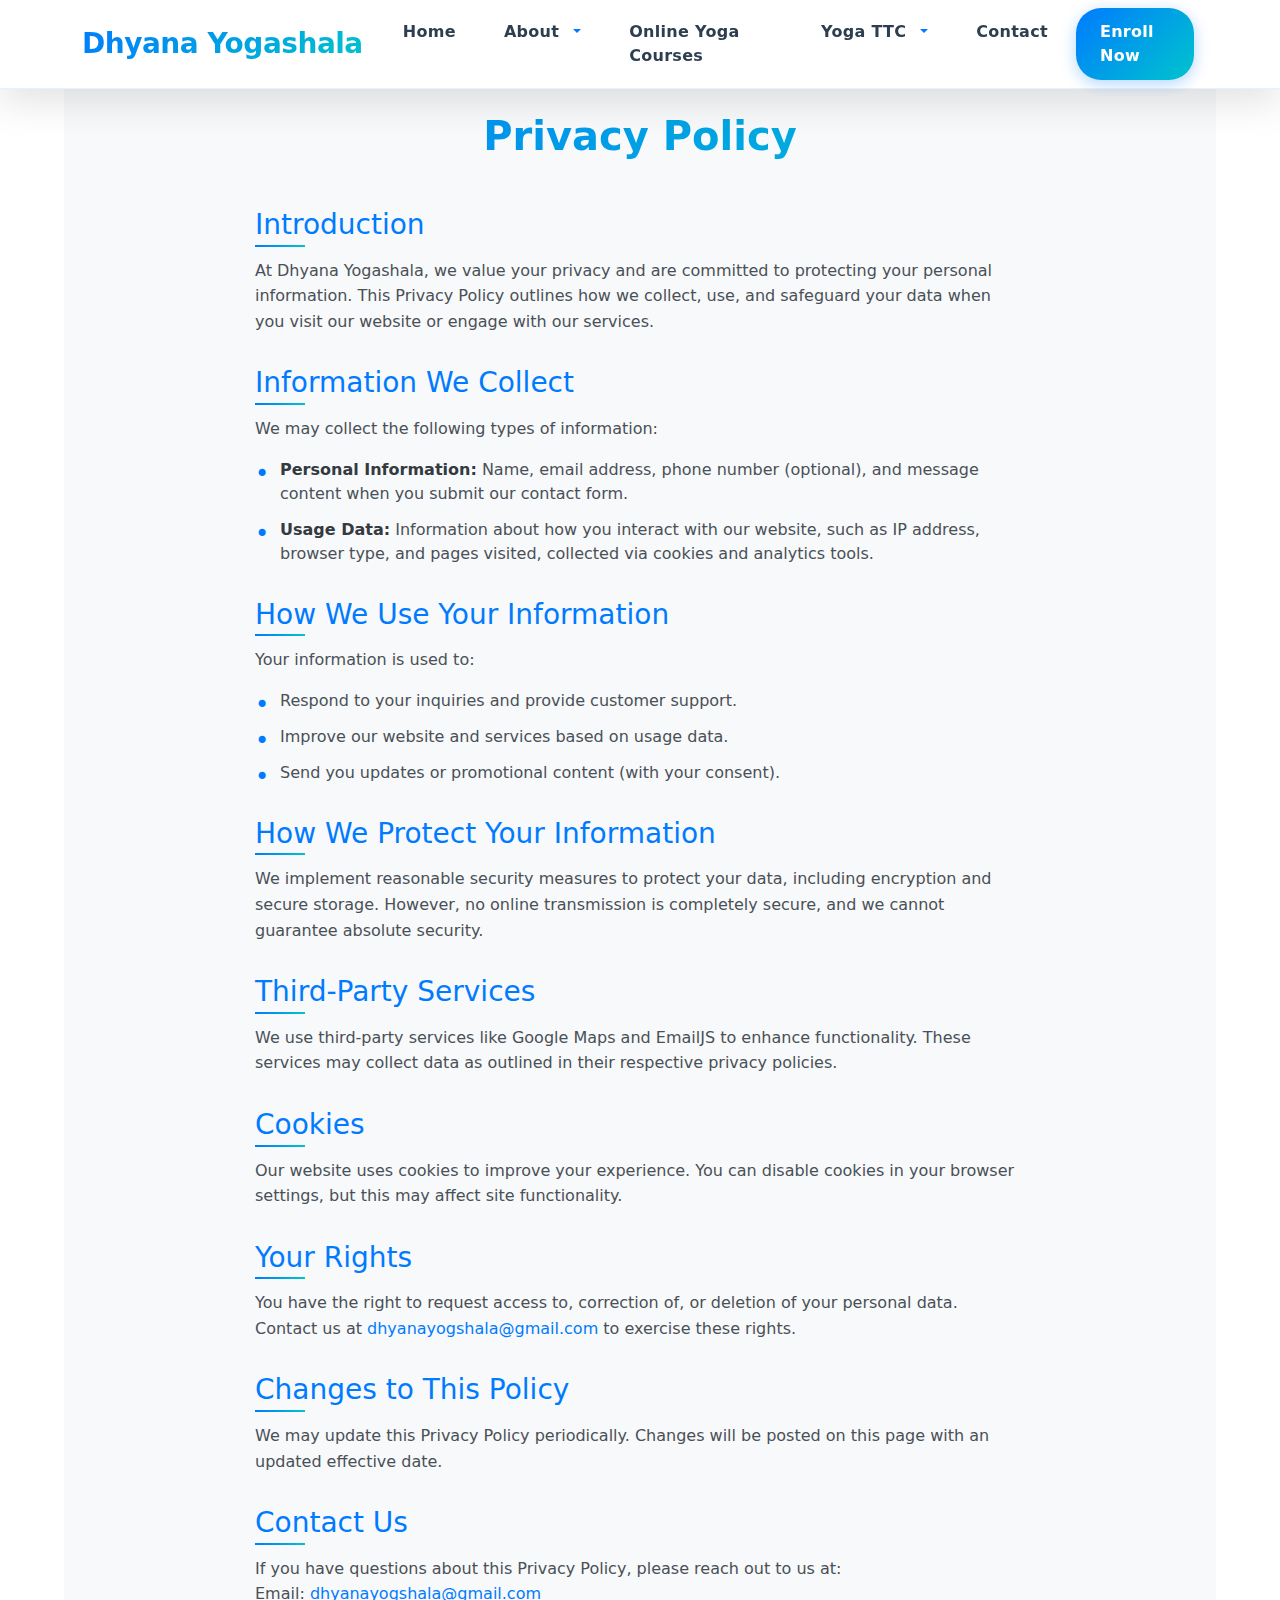
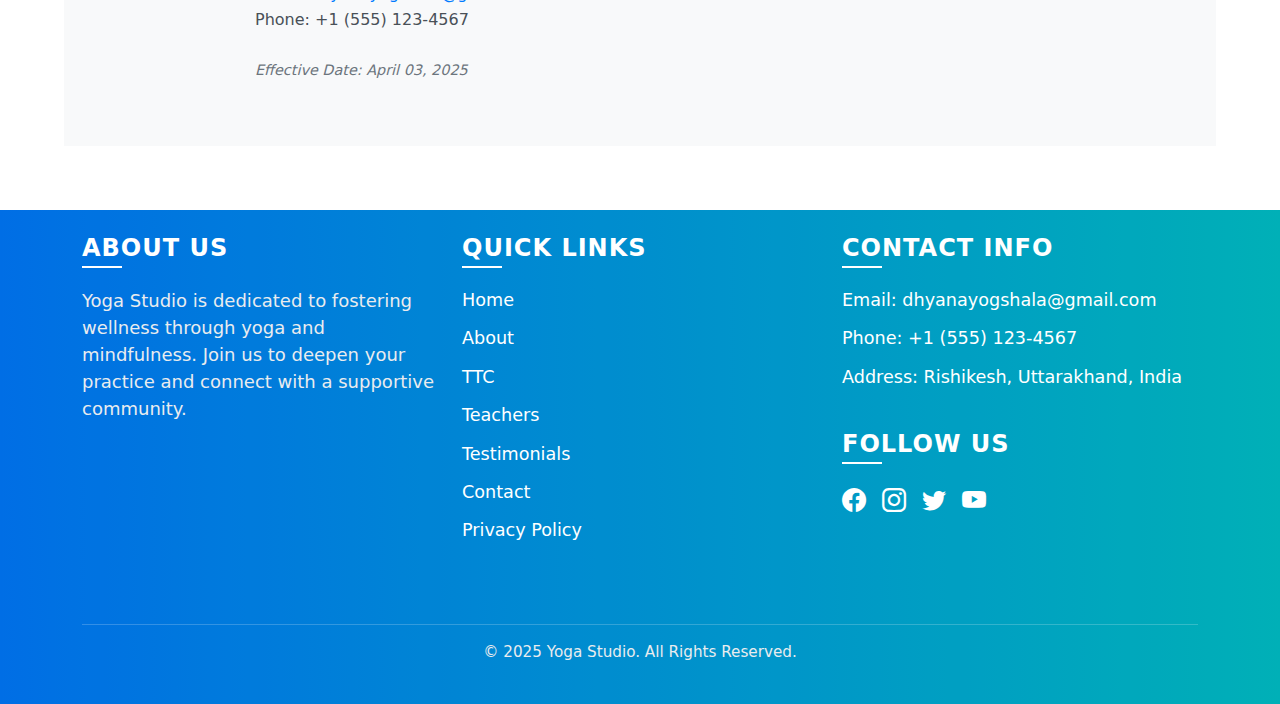
<file: privacy-policy/index.html>
<!DOCTYPE html><html lang="en" data-critters-container><head>
  <meta charset="utf-8">
  <title>Yoga Studio - Home</title>
  <meta name="description" content="Discover transformative yoga teacher training in Rishikesh with Yoga Studio.">
  <meta name="keywords" content="yoga, TTC, Rishikesh, teacher training, Hatha, Vinyasa">
  <meta name="robots" content="index, follow">
  <!-- Open Graph -->
  <meta property="og:title" content="Yoga Studio - Home">
  <meta property="og:description" content="Discover transformative yoga teacher training in Rishikesh with Yoga Studio.">
  <meta property="og:url" content="http://localhost:4200/privacy-policy">
  <meta property="og:type" content="website">
  <meta property="og:image" content="https://yourdomain.com/assets/images/og-image.jpg">
  <!-- Twitter Card -->
  <meta name="twitter:card" content="summary_large_image">
  <meta name="twitter:title" content="Yoga Studio - Home">
  <meta name="twitter:description" content="Discover transformative yoga teacher training in Rishikesh with Yoga Studio.">
  <meta name="twitter:image" content="https://yourdomain.com/assets/images/og-image.jpg">
  <meta name="twitter:site" content="@YourTwitterHandle"> <!-- Replace with your handle -->
  <!-- Canonical -->
  <!-- <link rel="canonical" href=""> -->
  <link rel="canonical" href="http://localhost:4200/privacy-policy">
  <!-- Structured Data Placeholder -->
  <script type="application/ld+json"></script>
  
  <base href="/">
  <meta name="viewport" content="width=device-width, initial-scale=1">
  <link rel="icon" type="image/x-icon" href="favicon.ico">
  <!-- Bootstrap Icons -->
  <!-- <link rel="stylesheet" href="https://cdn.jsdelivr.net/npm/bootstrap-icons@1.11.1/font/bootstrap-icons.css"> -->
  <!-- Font Awesome -->
  <!-- <link rel="stylesheet" href="https://cdnjs.cloudflare.com/ajax/libs/font-awesome/6.4.0/css/all.min.css"> -->
<style>@charset "UTF-8";body{margin:0;font-family:Arial,sans-serif}html{scroll-behavior:smooth}section{scroll-margin-top:70px}.navbar{background:#fffffff2;backdrop-filter:blur(10px);-webkit-backdrop-filter:blur(10px);box-shadow:0 8px 32px #00000014;padding:1rem 1.5rem;transition:all .3s cubic-bezier(.4,0,.2,1);border-bottom:1px solid rgba(0,123,255,.1)}.navbar.fixed-top{z-index:1030}.navbar:hover{box-shadow:0 12px 40px #0000001f}.navbar .navbar-brand{font-weight:800;font-size:1.75rem;background:linear-gradient(135deg,#007bff,#00c4cc,#007bff);background-size:200% 200%;-webkit-background-clip:text;background-clip:text;-webkit-text-fill-color:transparent;animation:gradientShift 3s ease-in-out infinite;text-decoration:none;letter-spacing:-.5px}.navbar .navbar-brand:hover{animation:gradientShift 1.5s ease-in-out infinite}@keyframes gradientShift{0%,to{background-position:0% 50%}50%{background-position:100% 50%}}.navbar .navbar-toggler{border:none;padding:.75rem;border-radius:8px;transition:all .3s ease}.navbar .navbar-toggler .navbar-toggler-icon{background-image:url("data:image/svg+xml,%3csvg xmlns='http://www.w3.org/2000/svg' viewBox='0 0 30 30'%3e%3cpath stroke='rgba(0, 123, 255, 0.9)' stroke-width='2.5' stroke-linecap='round' stroke-miterlimit='10' d='M4 7h22M4 15h22M4 23h22'/%3e%3c/svg%3e");transition:all .3s ease}.navbar .navbar-toggler:hover{background:#007bff1a;transform:scale(1.05)}.navbar .navbar-toggler:focus{outline:none;box-shadow:0 0 0 3px #007bff33}.navbar .navbar-nav .nav-item{margin:0 .25rem;position:relative}.navbar .navbar-nav .nav-item .nav-link{color:#2c3e50;font-size:1rem;font-weight:600;padding:.75rem 1.25rem;border-radius:12px;transition:all .3s cubic-bezier(.4,0,.2,1);position:relative;text-decoration:none;letter-spacing:.3px}.navbar .navbar-nav .nav-item .nav-link:before{content:"";position:absolute;bottom:0;left:50%;width:0;height:2px;background:linear-gradient(90deg,#007bff,#00c4cc);transition:all .3s ease;transform:translate(-50%)}.navbar .navbar-nav .nav-item .nav-link:hover{color:#007bff;background:#007bff14;transform:translateY(-2px)}.navbar .navbar-nav .nav-item .nav-link:hover:before{width:80%}.navbar .navbar-nav .nav-item .nav-link[href="/enroll-now"]{background:linear-gradient(135deg,#007bff,#00c4cc);color:#fff;font-weight:700;padding:.75rem 1.5rem;border-radius:25px;box-shadow:0 4px 15px #007bff4d;position:relative;overflow:hidden}.navbar .navbar-nav .nav-item .nav-link[href="/enroll-now"]:before{display:none}.navbar .navbar-nav .nav-item .nav-link[href="/enroll-now"]:after{content:"";position:absolute;top:0;left:-100%;width:100%;height:100%;background:linear-gradient(135deg,#0056b3,#009faf);transition:left .3s ease;z-index:-1}.navbar .navbar-nav .nav-item .nav-link[href="/enroll-now"]:hover{color:#fff;transform:translateY(-3px);box-shadow:0 8px 25px #007bff66}.navbar .navbar-nav .nav-item .nav-link[href="/enroll-now"]:hover:after{left:0}.navbar .navbar-nav .nav-item .nav-link[href="/enroll-now"]:active{transform:translateY(-1px);box-shadow:0 4px 15px #007bff4d}.navbar .navbar-nav .nav-item .nav-link.dropdown-toggle:after{border-top-color:#007bff;transition:all .3s ease;margin-left:.5rem}.navbar .navbar-nav .nav-item .nav-link:hover.dropdown-toggle:after{transform:rotate(180deg)}.navbar .navbar-nav .nav-item .dropdown-menu{background:#fffffff2;backdrop-filter:blur(10px);-webkit-backdrop-filter:blur(10px);border:1px solid rgba(0,123,255,.1);border-radius:16px;box-shadow:0 20px 40px #0000001a;margin-top:.5rem;padding:.75rem 0;animation:dropdownFadeIn .3s ease-out;min-width:220px}@keyframes dropdownFadeIn{0%{opacity:0;transform:translateY(-10px)}to{opacity:1;transform:translateY(0)}}.navbar .navbar-nav .nav-item .dropdown-menu .dropdown-item{color:#2c3e50;font-size:.95rem;font-weight:500;padding:.75rem 1.5rem;transition:all .3s ease;border-radius:8px;margin:0 .5rem;position:relative;overflow:hidden}.navbar .navbar-nav .nav-item .dropdown-menu .dropdown-item:before{content:"";position:absolute;left:-100%;top:0;width:100%;height:100%;background:linear-gradient(90deg,#007bff,#00c4cc);transition:left .3s ease;z-index:-1}.navbar .navbar-nav .nav-item .dropdown-menu .dropdown-item:hover{color:#fff;transform:translate(5px)}.navbar .navbar-nav .nav-item .dropdown-menu .dropdown-item:hover:before{left:0}@media (max-width: 991.98px){.navbar .navbar-nav{padding:1.5rem 0;background:#fffffffa;-webkit-backdrop-filter:blur(10px);backdrop-filter:blur(10px);border-radius:0 0 20px 20px;box-shadow:0 10px 30px #0000001a;margin-top:.5rem}.navbar .navbar-nav .nav-item{margin:.75rem 0}.navbar .navbar-nav .nav-item .nav-link{padding:1rem 1.5rem;text-align:center;border-radius:12px;margin:0 1rem}.navbar .navbar-nav .nav-item .nav-link:hover{background:#007bff1a;transform:none}.navbar .navbar-nav .nav-item .nav-link[href="/enroll-now"]{background:linear-gradient(135deg,#007bff,#00c4cc);color:#fff;font-weight:700;padding:1rem 2rem;border-radius:25px;box-shadow:0 4px 15px #007bff4d;margin:1rem}.navbar .navbar-nav .nav-item .nav-link[href="/enroll-now"]:hover{background:linear-gradient(135deg,#0056b3,#009faf);transform:scale(1.05);box-shadow:0 6px 20px #007bff66}.navbar .navbar-nav .nav-item .dropdown-menu{background:#f8f9faf2;text-align:center;box-shadow:none;border:1px solid rgba(0,123,255,.1);margin:.5rem 1rem}.navbar .navbar-nav .nav-item .dropdown-menu .dropdown-item{margin:.25rem .5rem;text-align:center}}@media (max-width: 575.98px){.navbar .navbar-nav{padding:1rem}}:root{--bs-blue:#0d6efd;--bs-indigo:#6610f2;--bs-purple:#6f42c1;--bs-pink:#d63384;--bs-red:#dc3545;--bs-orange:#fd7e14;--bs-yellow:#ffc107;--bs-green:#198754;--bs-teal:#20c997;--bs-cyan:#0dcaf0;--bs-black:#000;--bs-white:#fff;--bs-gray:#6c757d;--bs-gray-dark:#343a40;--bs-gray-100:#f8f9fa;--bs-gray-200:#e9ecef;--bs-gray-300:#dee2e6;--bs-gray-400:#ced4da;--bs-gray-500:#adb5bd;--bs-gray-600:#6c757d;--bs-gray-700:#495057;--bs-gray-800:#343a40;--bs-gray-900:#212529;--bs-primary:#0d6efd;--bs-secondary:#6c757d;--bs-success:#198754;--bs-info:#0dcaf0;--bs-warning:#ffc107;--bs-danger:#dc3545;--bs-light:#f8f9fa;--bs-dark:#212529;--bs-primary-rgb:13,110,253;--bs-secondary-rgb:108,117,125;--bs-success-rgb:25,135,84;--bs-info-rgb:13,202,240;--bs-warning-rgb:255,193,7;--bs-danger-rgb:220,53,69;--bs-light-rgb:248,249,250;--bs-dark-rgb:33,37,41;--bs-primary-text-emphasis:#052c65;--bs-secondary-text-emphasis:#2b2f32;--bs-success-text-emphasis:#0a3622;--bs-info-text-emphasis:#055160;--bs-warning-text-emphasis:#664d03;--bs-danger-text-emphasis:#58151c;--bs-light-text-emphasis:#495057;--bs-dark-text-emphasis:#495057;--bs-primary-bg-subtle:#cfe2ff;--bs-secondary-bg-subtle:#e2e3e5;--bs-success-bg-subtle:#d1e7dd;--bs-info-bg-subtle:#cff4fc;--bs-warning-bg-subtle:#fff3cd;--bs-danger-bg-subtle:#f8d7da;--bs-light-bg-subtle:#fcfcfd;--bs-dark-bg-subtle:#ced4da;--bs-primary-border-subtle:#9ec5fe;--bs-secondary-border-subtle:#c4c8cb;--bs-success-border-subtle:#a3cfbb;--bs-info-border-subtle:#9eeaf9;--bs-warning-border-subtle:#ffe69c;--bs-danger-border-subtle:#f1aeb5;--bs-light-border-subtle:#e9ecef;--bs-dark-border-subtle:#adb5bd;--bs-white-rgb:255,255,255;--bs-black-rgb:0,0,0;--bs-font-sans-serif:system-ui,-apple-system,"Segoe UI",Roboto,"Helvetica Neue","Noto Sans","Liberation Sans",Arial,sans-serif,"Apple Color Emoji","Segoe UI Emoji","Segoe UI Symbol","Noto Color Emoji";--bs-font-monospace:SFMono-Regular,Menlo,Monaco,Consolas,"Liberation Mono","Courier New",monospace;--bs-gradient:linear-gradient(180deg, rgba(255, 255, 255, .15), rgba(255, 255, 255, 0));--bs-body-font-family:var(--bs-font-sans-serif);--bs-body-font-size:1rem;--bs-body-font-weight:400;--bs-body-line-height:1.5;--bs-body-color:#212529;--bs-body-color-rgb:33,37,41;--bs-body-bg:#fff;--bs-body-bg-rgb:255,255,255;--bs-emphasis-color:#000;--bs-emphasis-color-rgb:0,0,0;--bs-secondary-color:rgba(33, 37, 41, .75);--bs-secondary-color-rgb:33,37,41;--bs-secondary-bg:#e9ecef;--bs-secondary-bg-rgb:233,236,239;--bs-tertiary-color:rgba(33, 37, 41, .5);--bs-tertiary-color-rgb:33,37,41;--bs-tertiary-bg:#f8f9fa;--bs-tertiary-bg-rgb:248,249,250;--bs-heading-color:inherit;--bs-link-color:#0d6efd;--bs-link-color-rgb:13,110,253;--bs-link-decoration:underline;--bs-link-hover-color:#0a58ca;--bs-link-hover-color-rgb:10,88,202;--bs-code-color:#d63384;--bs-highlight-color:#212529;--bs-highlight-bg:#fff3cd;--bs-border-width:1px;--bs-border-style:solid;--bs-border-color:#dee2e6;--bs-border-color-translucent:rgba(0, 0, 0, .175);--bs-border-radius:.375rem;--bs-border-radius-sm:.25rem;--bs-border-radius-lg:.5rem;--bs-border-radius-xl:1rem;--bs-border-radius-xxl:2rem;--bs-border-radius-2xl:var(--bs-border-radius-xxl);--bs-border-radius-pill:50rem;--bs-box-shadow:0 .5rem 1rem rgba(0, 0, 0, .15);--bs-box-shadow-sm:0 .125rem .25rem rgba(0, 0, 0, .075);--bs-box-shadow-lg:0 1rem 3rem rgba(0, 0, 0, .175);--bs-box-shadow-inset:inset 0 1px 2px rgba(0, 0, 0, .075);--bs-focus-ring-width:.25rem;--bs-focus-ring-opacity:.25;--bs-focus-ring-color:rgba(13, 110, 253, .25);--bs-form-valid-color:#198754;--bs-form-valid-border-color:#198754;--bs-form-invalid-color:#dc3545;--bs-form-invalid-border-color:#dc3545}*,:after,:before{box-sizing:border-box}@media (prefers-reduced-motion:no-preference){:root{scroll-behavior:smooth}}body{margin:0;font-family:var(--bs-body-font-family);font-size:var(--bs-body-font-size);font-weight:var(--bs-body-font-weight);line-height:var(--bs-body-line-height);color:var(--bs-body-color);text-align:var(--bs-body-text-align);background-color:var(--bs-body-bg);-webkit-text-size-adjust:100%;-webkit-tap-highlight-color:transparent}h1,h2,h5{margin-top:0;margin-bottom:.5rem;font-weight:500;line-height:1.2;color:var(--bs-heading-color)}h1{font-size:calc(1.375rem + 1.5vw)}@media (min-width:1200px){h1{font-size:2.5rem}}h2{font-size:calc(1.325rem + .9vw)}@media (min-width:1200px){h2{font-size:2rem}}h5{font-size:1.25rem}p{margin-top:0;margin-bottom:1rem}ul{padding-left:2rem}ul{margin-top:0;margin-bottom:1rem}ul ul{margin-bottom:0}strong{font-weight:bolder}a{color:rgba(var(--bs-link-color-rgb),var(--bs-link-opacity,1));text-decoration:underline}a:hover{--bs-link-color-rgb:var(--bs-link-hover-color-rgb)}button{border-radius:0}button:focus:not(:focus-visible){outline:0}button{margin:0;font-family:inherit;font-size:inherit;line-height:inherit}button{text-transform:none}[role=button]{cursor:pointer}[type=button],button{-webkit-appearance:button}[type=button]:not(:disabled),button:not(:disabled){cursor:pointer}.list-unstyled{padding-left:0;list-style:none}.container{--bs-gutter-x:1.5rem;--bs-gutter-y:0;width:100%;padding-right:calc(var(--bs-gutter-x) * .5);padding-left:calc(var(--bs-gutter-x) * .5);margin-right:auto;margin-left:auto}@media (min-width:576px){.container{max-width:540px}}@media (min-width:768px){.container{max-width:720px}}@media (min-width:992px){.container{max-width:960px}}@media (min-width:1200px){.container{max-width:1140px}}@media (min-width:1400px){.container{max-width:1320px}}:root{--bs-breakpoint-xs:0;--bs-breakpoint-sm:576px;--bs-breakpoint-md:768px;--bs-breakpoint-lg:992px;--bs-breakpoint-xl:1200px;--bs-breakpoint-xxl:1400px}.row{--bs-gutter-x:1.5rem;--bs-gutter-y:0;display:flex;flex-wrap:wrap;margin-top:calc(-1 * var(--bs-gutter-y));margin-right:calc(-.5 * var(--bs-gutter-x));margin-left:calc(-.5 * var(--bs-gutter-x))}.row>*{flex-shrink:0;width:100%;max-width:100%;padding-right:calc(var(--bs-gutter-x) * .5);padding-left:calc(var(--bs-gutter-x) * .5);margin-top:var(--bs-gutter-y)}.col-12{flex:0 0 auto;width:100%}@media (min-width:768px){.col-md-4{flex:0 0 auto;width:33.33333333%}}.collapse:not(.show){display:none}.dropdown{position:relative}.dropdown-toggle{white-space:nowrap}.dropdown-toggle:after{display:inline-block;margin-left:.255em;vertical-align:.255em;content:"";border-top:.3em solid;border-right:.3em solid transparent;border-bottom:0;border-left:.3em solid transparent}.dropdown-toggle:empty:after{margin-left:0}.dropdown-menu{--bs-dropdown-zindex:1000;--bs-dropdown-min-width:10rem;--bs-dropdown-padding-x:0;--bs-dropdown-padding-y:.5rem;--bs-dropdown-spacer:.125rem;--bs-dropdown-font-size:1rem;--bs-dropdown-color:var(--bs-body-color);--bs-dropdown-bg:var(--bs-body-bg);--bs-dropdown-border-color:var(--bs-border-color-translucent);--bs-dropdown-border-radius:var(--bs-border-radius);--bs-dropdown-border-width:var(--bs-border-width);--bs-dropdown-inner-border-radius:calc(var(--bs-border-radius) - var(--bs-border-width));--bs-dropdown-divider-bg:var(--bs-border-color-translucent);--bs-dropdown-divider-margin-y:.5rem;--bs-dropdown-box-shadow:var(--bs-box-shadow);--bs-dropdown-link-color:var(--bs-body-color);--bs-dropdown-link-hover-color:var(--bs-body-color);--bs-dropdown-link-hover-bg:var(--bs-tertiary-bg);--bs-dropdown-link-active-color:#fff;--bs-dropdown-link-active-bg:#0d6efd;--bs-dropdown-link-disabled-color:var(--bs-tertiary-color);--bs-dropdown-item-padding-x:1rem;--bs-dropdown-item-padding-y:.25rem;--bs-dropdown-header-color:#6c757d;--bs-dropdown-header-padding-x:1rem;--bs-dropdown-header-padding-y:.5rem;position:absolute;z-index:var(--bs-dropdown-zindex);display:none;min-width:var(--bs-dropdown-min-width);padding:var(--bs-dropdown-padding-y) var(--bs-dropdown-padding-x);margin:0;font-size:var(--bs-dropdown-font-size);color:var(--bs-dropdown-color);text-align:left;list-style:none;background-color:var(--bs-dropdown-bg);background-clip:padding-box;border:var(--bs-dropdown-border-width) solid var(--bs-dropdown-border-color);border-radius:var(--bs-dropdown-border-radius)}.dropdown-item{display:block;width:100%;padding:var(--bs-dropdown-item-padding-y) var(--bs-dropdown-item-padding-x);clear:both;font-weight:400;color:var(--bs-dropdown-link-color);text-align:inherit;text-decoration:none;white-space:nowrap;background-color:transparent;border:0;border-radius:var(--bs-dropdown-item-border-radius,0)}.dropdown-item:focus,.dropdown-item:hover{color:var(--bs-dropdown-link-hover-color);background-color:var(--bs-dropdown-link-hover-bg)}.dropdown-item:active{color:var(--bs-dropdown-link-active-color);text-decoration:none;background-color:var(--bs-dropdown-link-active-bg)}.dropdown-item:disabled{color:var(--bs-dropdown-link-disabled-color);pointer-events:none;background-color:transparent}.nav-link{display:block;padding:var(--bs-nav-link-padding-y) var(--bs-nav-link-padding-x);font-size:var(--bs-nav-link-font-size);font-weight:var(--bs-nav-link-font-weight);color:var(--bs-nav-link-color);text-decoration:none;background:0 0;border:0;transition:color .15s ease-in-out,background-color .15s ease-in-out,border-color .15s ease-in-out}@media (prefers-reduced-motion:reduce){.nav-link{transition:none}}.nav-link:focus,.nav-link:hover{color:var(--bs-nav-link-hover-color)}.nav-link:focus-visible{outline:0;box-shadow:0 0 0 .25rem #0d6efd40}.nav-link:disabled{color:var(--bs-nav-link-disabled-color);pointer-events:none;cursor:default}.navbar{--bs-navbar-padding-x:0;--bs-navbar-padding-y:.5rem;--bs-navbar-color:rgba(var(--bs-emphasis-color-rgb), .65);--bs-navbar-hover-color:rgba(var(--bs-emphasis-color-rgb), .8);--bs-navbar-disabled-color:rgba(var(--bs-emphasis-color-rgb), .3);--bs-navbar-active-color:rgba(var(--bs-emphasis-color-rgb), 1);--bs-navbar-brand-padding-y:.3125rem;--bs-navbar-brand-margin-end:1rem;--bs-navbar-brand-font-size:1.25rem;--bs-navbar-brand-color:rgba(var(--bs-emphasis-color-rgb), 1);--bs-navbar-brand-hover-color:rgba(var(--bs-emphasis-color-rgb), 1);--bs-navbar-nav-link-padding-x:.5rem;--bs-navbar-toggler-padding-y:.25rem;--bs-navbar-toggler-padding-x:.75rem;--bs-navbar-toggler-font-size:1.25rem;--bs-navbar-toggler-icon-bg:url("data:image/svg+xml,%3csvg xmlns='http://www.w3.org/2000/svg' viewBox='0 0 30 30'%3e%3cpath stroke='rgba%2833, 37, 41, 0.75%29' stroke-linecap='round' stroke-miterlimit='10' stroke-width='2' d='M4 7h22M4 15h22M4 23h22'/%3e%3c/svg%3e");--bs-navbar-toggler-border-color:rgba(var(--bs-emphasis-color-rgb), .15);--bs-navbar-toggler-border-radius:var(--bs-border-radius);--bs-navbar-toggler-focus-width:.25rem;--bs-navbar-toggler-transition:box-shadow .15s ease-in-out;position:relative;display:flex;flex-wrap:wrap;align-items:center;justify-content:space-between;padding:var(--bs-navbar-padding-y) var(--bs-navbar-padding-x)}.navbar>.container{display:flex;flex-wrap:inherit;align-items:center;justify-content:space-between}.navbar-brand{padding-top:var(--bs-navbar-brand-padding-y);padding-bottom:var(--bs-navbar-brand-padding-y);margin-right:var(--bs-navbar-brand-margin-end);font-size:var(--bs-navbar-brand-font-size);color:var(--bs-navbar-brand-color);text-decoration:none;white-space:nowrap}.navbar-brand:focus,.navbar-brand:hover{color:var(--bs-navbar-brand-hover-color)}.navbar-nav{--bs-nav-link-padding-x:0;--bs-nav-link-padding-y:.5rem;--bs-nav-link-font-weight: ;--bs-nav-link-color:var(--bs-navbar-color);--bs-nav-link-hover-color:var(--bs-navbar-hover-color);--bs-nav-link-disabled-color:var(--bs-navbar-disabled-color);display:flex;flex-direction:column;padding-left:0;margin-bottom:0;list-style:none}.navbar-nav .dropdown-menu{position:static}.navbar-collapse{flex-basis:100%;flex-grow:1;align-items:center}.navbar-toggler{padding:var(--bs-navbar-toggler-padding-y) var(--bs-navbar-toggler-padding-x);font-size:var(--bs-navbar-toggler-font-size);line-height:1;color:var(--bs-navbar-color);background-color:transparent;border:var(--bs-border-width) solid var(--bs-navbar-toggler-border-color);border-radius:var(--bs-navbar-toggler-border-radius);transition:var(--bs-navbar-toggler-transition)}@media (prefers-reduced-motion:reduce){.navbar-toggler{transition:none}}.navbar-toggler:hover{text-decoration:none}.navbar-toggler:focus{text-decoration:none;outline:0;box-shadow:0 0 0 var(--bs-navbar-toggler-focus-width)}.navbar-toggler-icon{display:inline-block;width:1.5em;height:1.5em;vertical-align:middle;background-image:var(--bs-navbar-toggler-icon-bg);background-repeat:no-repeat;background-position:center;background-size:100%}@media (min-width:992px){.navbar-expand-lg{flex-wrap:nowrap;justify-content:flex-start}.navbar-expand-lg .navbar-nav{flex-direction:row}.navbar-expand-lg .navbar-nav .dropdown-menu{position:absolute}.navbar-expand-lg .navbar-nav .nav-link{padding-right:var(--bs-navbar-nav-link-padding-x);padding-left:var(--bs-navbar-nav-link-padding-x)}.navbar-expand-lg .navbar-collapse{display:flex!important;flex-basis:auto}.navbar-expand-lg .navbar-toggler{display:none}}.fixed-top{position:fixed;top:0;right:0;left:0;z-index:1030}.mt-3{margin-top:1rem!important}.mt-4{margin-top:1.5rem!important}.me-3{margin-right:1rem!important}.mb-3{margin-bottom:1rem!important}.mb-5{margin-bottom:3rem!important}.ms-auto{margin-left:auto!important}.py-4{padding-top:1.5rem!important;padding-bottom:1.5rem!important}.py-5{padding-top:3rem!important;padding-bottom:3rem!important}.text-center{text-align:center!important}.text-white{--bs-text-opacity:1;color:rgba(var(--bs-white-rgb),var(--bs-text-opacity))!important}@font-face{font-display:block;font-family:bootstrap-icons;src:url("./media/bootstrap-icons-X6UQXWUS.woff2?dd67030699838ea613ee6dbda90effa6") format("woff2"),url("./media/bootstrap-icons-OCU552PF.woff?dd67030699838ea613ee6dbda90effa6") format("woff")}.bi:before{display:inline-block;font-family:bootstrap-icons!important;font-style:normal;font-weight:400!important;font-variant:normal;text-transform:none;line-height:1;vertical-align:-.125em;-webkit-font-smoothing:antialiased;-moz-osx-font-smoothing:grayscale}.bi-facebook:before{content:"\f344"}.bi-instagram:before{content:"\f437"}.bi-twitter:before{content:"\f5ef"}.bi-youtube:before{content:"\f62b"}
</style><link rel="stylesheet" href="styles-PFZYTYND.css" media="print" onload="this.media='all'"><noscript><link rel="stylesheet" href="styles-PFZYTYND.css"></noscript><link rel="modulepreload" href="chunk-QPUKBFZN.js"><link rel="modulepreload" href="chunk-A2X6SBJQ.js"><link rel="modulepreload" href="chunk-6WF27LM2.js"><link rel="modulepreload" href="chunk-Y67ZYSQ6.js"><style ng-app-id="ng">#yoga-ttc[_ngcontent-ng-c2800382134]{background:#f8f9fa}#yoga-ttc[_ngcontent-ng-c2800382134]   h2[_ngcontent-ng-c2800382134]{background:linear-gradient(90deg,#007bff,#00c4cc);-webkit-background-clip:text;background-clip:text;-webkit-text-fill-color:transparent;font-size:2.5rem;font-weight:700}#yoga-ttc[_ngcontent-ng-c2800382134]   .ttc-card[_ngcontent-ng-c2800382134]{border:none;border-radius:15px;box-shadow:0 6px 18px #0000001a;background:#fff;overflow:hidden;transition:transform .3s ease,box-shadow .3s ease}#yoga-ttc[_ngcontent-ng-c2800382134]   .ttc-card[_ngcontent-ng-c2800382134]:hover{transform:translateY(-8px);box-shadow:0 12px 24px #00000026}#yoga-ttc[_ngcontent-ng-c2800382134]   .ttc-card[_ngcontent-ng-c2800382134]   .carousel[_ngcontent-ng-c2800382134]   .carousel-inner[_ngcontent-ng-c2800382134]{border-radius:10px 10px 0 0;overflow:hidden}#yoga-ttc[_ngcontent-ng-c2800382134]   .ttc-card[_ngcontent-ng-c2800382134]   .carousel[_ngcontent-ng-c2800382134]   .carousel-item[_ngcontent-ng-c2800382134]   img[_ngcontent-ng-c2800382134]{height:250px;object-fit:cover}#yoga-ttc[_ngcontent-ng-c2800382134]   .ttc-card[_ngcontent-ng-c2800382134]   .carousel[_ngcontent-ng-c2800382134]   .carousel-control-prev[_ngcontent-ng-c2800382134], #yoga-ttc[_ngcontent-ng-c2800382134]   .ttc-card[_ngcontent-ng-c2800382134]   .carousel[_ngcontent-ng-c2800382134]   .carousel-control-next[_ngcontent-ng-c2800382134]{width:10%;opacity:.7}#yoga-ttc[_ngcontent-ng-c2800382134]   .ttc-card[_ngcontent-ng-c2800382134]   .carousel[_ngcontent-ng-c2800382134]   .carousel-control-prev[_ngcontent-ng-c2800382134]:hover, #yoga-ttc[_ngcontent-ng-c2800382134]   .ttc-card[_ngcontent-ng-c2800382134]   .carousel[_ngcontent-ng-c2800382134]   .carousel-control-next[_ngcontent-ng-c2800382134]:hover{opacity:1}#yoga-ttc[_ngcontent-ng-c2800382134]   .ttc-card[_ngcontent-ng-c2800382134]   .card-header[_ngcontent-ng-c2800382134]{background:#fff;padding:1.5rem;border-bottom:2px solid #e9ecef;position:relative;display:flex;justify-content:space-between;align-items:center}#yoga-ttc[_ngcontent-ng-c2800382134]   .ttc-card[_ngcontent-ng-c2800382134]   .card-header[_ngcontent-ng-c2800382134]   .card-title[_ngcontent-ng-c2800382134]{font-size:2rem;background:linear-gradient(90deg,#007bff,#00c4cc);-webkit-background-clip:text;background-clip:text;-webkit-text-fill-color:transparent;margin:0}#yoga-ttc[_ngcontent-ng-c2800382134]   .ttc-card[_ngcontent-ng-c2800382134]   .card-header[_ngcontent-ng-c2800382134]   .early-bird-badge[_ngcontent-ng-c2800382134]{background:linear-gradient(90deg,#007bff,#00c4cc);color:#fff;font-size:1rem;font-weight:700;padding:.5rem 1rem;border-radius:25px;box-shadow:0 2px 6px #0000001a}#yoga-ttc[_ngcontent-ng-c2800382134]   .ttc-card[_ngcontent-ng-c2800382134]   .card-body[_ngcontent-ng-c2800382134]{padding:2rem}#yoga-ttc[_ngcontent-ng-c2800382134]   .ttc-card[_ngcontent-ng-c2800382134]   .card-body[_ngcontent-ng-c2800382134]   .ttc-about[_ngcontent-ng-c2800382134]{font-size:1.1rem;color:#495057;line-height:1.6}#yoga-ttc[_ngcontent-ng-c2800382134]   .ttc-card[_ngcontent-ng-c2800382134]   .card-body[_ngcontent-ng-c2800382134]   .ttc-details[_ngcontent-ng-c2800382134]   li[_ngcontent-ng-c2800382134]{font-size:1.1rem;color:#495057;margin-bottom:.75rem}#yoga-ttc[_ngcontent-ng-c2800382134]   .ttc-card[_ngcontent-ng-c2800382134]   .card-body[_ngcontent-ng-c2800382134]   .ttc-details[_ngcontent-ng-c2800382134]   li[_ngcontent-ng-c2800382134]   strong[_ngcontent-ng-c2800382134]{color:#343a40;font-weight:600}#yoga-ttc[_ngcontent-ng-c2800382134]   .ttc-card[_ngcontent-ng-c2800382134]   .card-body[_ngcontent-ng-c2800382134]   h4[_ngcontent-ng-c2800382134]{font-size:1.5rem;color:#007bff;margin-bottom:1.25rem;position:relative}#yoga-ttc[_ngcontent-ng-c2800382134]   .ttc-card[_ngcontent-ng-c2800382134]   .card-body[_ngcontent-ng-c2800382134]   h4[_ngcontent-ng-c2800382134]:after{content:"";position:absolute;bottom:-5px;left:0;width:50px;height:2px;background:linear-gradient(90deg,#007bff,#00c4cc)}#yoga-ttc[_ngcontent-ng-c2800382134]   .ttc-card[_ngcontent-ng-c2800382134]   .card-body[_ngcontent-ng-c2800382134]   .pricing[_ngcontent-ng-c2800382134]   p[_ngcontent-ng-c2800382134]{font-size:1.2rem;color:#495057;margin-bottom:.75rem}#yoga-ttc[_ngcontent-ng-c2800382134]   .ttc-card[_ngcontent-ng-c2800382134]   .card-body[_ngcontent-ng-c2800382134]   .pricing[_ngcontent-ng-c2800382134]   p[_ngcontent-ng-c2800382134]   strong[_ngcontent-ng-c2800382134]{color:#343a40;font-weight:600}#yoga-ttc[_ngcontent-ng-c2800382134]   .ttc-card[_ngcontent-ng-c2800382134]   .card-body[_ngcontent-ng-c2800382134]   .btn-gradient[_ngcontent-ng-c2800382134]{background:linear-gradient(90deg,#007bff,#00c4cc);color:#fff;border:none;padding:.75rem 2rem;border-radius:30px;font-size:1.1rem;font-weight:500;transition:opacity .3s ease,transform .3s ease}#yoga-ttc[_ngcontent-ng-c2800382134]   .ttc-card[_ngcontent-ng-c2800382134]   .card-body[_ngcontent-ng-c2800382134]   .btn-gradient[_ngcontent-ng-c2800382134]:hover{opacity:.9;transform:scale(1.05);color:#fff}#yoga-ttc[_ngcontent-ng-c2800382134]   .ttc-card[_ngcontent-ng-c2800382134]   .card-body[_ngcontent-ng-c2800382134]   .btn-outline-gradient[_ngcontent-ng-c2800382134]{border:2px solid transparent;border-image:linear-gradient(90deg,#007bff,#00c4cc) 1;color:#007bff;padding:.75rem 2rem;border-radius:30px;font-size:1.1rem;font-weight:500;transition:background .3s ease,color .3s ease,transform .3s ease}#yoga-ttc[_ngcontent-ng-c2800382134]   .ttc-card[_ngcontent-ng-c2800382134]   .card-body[_ngcontent-ng-c2800382134]   .btn-outline-gradient[_ngcontent-ng-c2800382134]:hover{transform:scale(1.05)}@media (max-width: 767.98px){#yoga-ttc[_ngcontent-ng-c2800382134]   h2[_ngcontent-ng-c2800382134]{font-size:2rem}#yoga-ttc[_ngcontent-ng-c2800382134]   .ttc-card[_ngcontent-ng-c2800382134]   .card-header[_ngcontent-ng-c2800382134]{flex-direction:column;text-align:center;padding:1rem}#yoga-ttc[_ngcontent-ng-c2800382134]   .ttc-card[_ngcontent-ng-c2800382134]   .card-header[_ngcontent-ng-c2800382134]   .card-title[_ngcontent-ng-c2800382134]{font-size:1.75rem;margin-bottom:.75rem}#yoga-ttc[_ngcontent-ng-c2800382134]   .ttc-card[_ngcontent-ng-c2800382134]   .card-header[_ngcontent-ng-c2800382134]   .early-bird-badge[_ngcontent-ng-c2800382134]{font-size:.9rem;padding:.4rem .8rem}#yoga-ttc[_ngcontent-ng-c2800382134]   .ttc-card[_ngcontent-ng-c2800382134]   .card-body[_ngcontent-ng-c2800382134]{padding:1.5rem}#yoga-ttc[_ngcontent-ng-c2800382134]   .ttc-card[_ngcontent-ng-c2800382134]   .card-body[_ngcontent-ng-c2800382134]   .ttc-about[_ngcontent-ng-c2800382134], #yoga-ttc[_ngcontent-ng-c2800382134]   .ttc-card[_ngcontent-ng-c2800382134]   .card-body[_ngcontent-ng-c2800382134]   .ttc-details[_ngcontent-ng-c2800382134]   li[_ngcontent-ng-c2800382134]{font-size:1rem}#yoga-ttc[_ngcontent-ng-c2800382134]   .ttc-card[_ngcontent-ng-c2800382134]   .card-body[_ngcontent-ng-c2800382134]   h4[_ngcontent-ng-c2800382134]{font-size:1.25rem}#yoga-ttc[_ngcontent-ng-c2800382134]   .ttc-card[_ngcontent-ng-c2800382134]   .card-body[_ngcontent-ng-c2800382134]   .pricing[_ngcontent-ng-c2800382134]   p[_ngcontent-ng-c2800382134]{font-size:1.1rem}#yoga-ttc[_ngcontent-ng-c2800382134]   .ttc-card[_ngcontent-ng-c2800382134]   .card-body[_ngcontent-ng-c2800382134]   .d-flex[_ngcontent-ng-c2800382134]{flex-direction:column;gap:1rem}#yoga-ttc[_ngcontent-ng-c2800382134]   .ttc-card[_ngcontent-ng-c2800382134]   .card-body[_ngcontent-ng-c2800382134]   .btn-gradient[_ngcontent-ng-c2800382134], #yoga-ttc[_ngcontent-ng-c2800382134]   .ttc-card[_ngcontent-ng-c2800382134]   .card-body[_ngcontent-ng-c2800382134]   .btn-outline-gradient[_ngcontent-ng-c2800382134]{padding:.6rem 1.5rem;font-size:1rem}}.hero-section[_ngcontent-ng-c2800382134]{position:relative;height:100vh;overflow:hidden;display:flex;align-items:center;justify-content:center}.hero-section[_ngcontent-ng-c2800382134]   .video-background[_ngcontent-ng-c2800382134]{position:absolute;top:0;left:0;width:100%;height:100%;z-index:1}.hero-section[_ngcontent-ng-c2800382134]   .video-background[_ngcontent-ng-c2800382134]   iframe[_ngcontent-ng-c2800382134]{width:100%;height:100%;object-fit:cover;pointer-events:none}.hero-section[_ngcontent-ng-c2800382134]   .video-background[_ngcontent-ng-c2800382134]   .video-overlay[_ngcontent-ng-c2800382134]{position:absolute;top:0;left:0;width:100%;height:100%;background:#00000080;z-index:2}.hero-section[_ngcontent-ng-c2800382134]   .hero-content[_ngcontent-ng-c2800382134]{position:relative;z-index:3;text-align:center;color:#fff;padding:0 1rem}.hero-section[_ngcontent-ng-c2800382134]   .hero-content[_ngcontent-ng-c2800382134]   .hero-quote[_ngcontent-ng-c2800382134]{font-size:3rem;font-weight:700;text-shadow:0 2px 6px rgba(0,0,0,.5);margin-bottom:1.5rem}.hero-section[_ngcontent-ng-c2800382134]   .hero-content[_ngcontent-ng-c2800382134]   .hero-subtext[_ngcontent-ng-c2800382134]{font-size:1.5rem;text-shadow:0 1px 4px rgba(0,0,0,.3);margin-bottom:2rem}.hero-section[_ngcontent-ng-c2800382134]   .hero-content[_ngcontent-ng-c2800382134]   .btn-gradient[_ngcontent-ng-c2800382134]{background:linear-gradient(90deg,#007bff,#00c4cc);color:#fff;border:none;padding:.75rem 2rem;border-radius:30px;font-size:1.2rem;font-weight:500;transition:opacity .3s ease,transform .3s ease}.hero-section[_ngcontent-ng-c2800382134]   .hero-content[_ngcontent-ng-c2800382134]   .btn-gradient[_ngcontent-ng-c2800382134]:hover{opacity:.9;transform:scale(1.05);color:#fff}@media (max-width: 991.98px){.hero-section[_ngcontent-ng-c2800382134]   .hero-content[_ngcontent-ng-c2800382134]   .hero-quote[_ngcontent-ng-c2800382134]{font-size:2.5rem}.hero-section[_ngcontent-ng-c2800382134]   .hero-content[_ngcontent-ng-c2800382134]   .hero-subtext[_ngcontent-ng-c2800382134]{font-size:1.25rem}.hero-section[_ngcontent-ng-c2800382134]   .hero-content[_ngcontent-ng-c2800382134]   .btn-gradient[_ngcontent-ng-c2800382134]{padding:.6rem 1.5rem;font-size:1rem}}@media (max-width: 767.98px){.hero-section[_ngcontent-ng-c2800382134]   .hero-content[_ngcontent-ng-c2800382134]   .hero-quote[_ngcontent-ng-c2800382134]{font-size:2rem}.hero-section[_ngcontent-ng-c2800382134]   .hero-content[_ngcontent-ng-c2800382134]   .hero-subtext[_ngcontent-ng-c2800382134]{font-size:1rem}.hero-section[_ngcontent-ng-c2800382134]   .hero-content[_ngcontent-ng-c2800382134]   .btn-gradient[_ngcontent-ng-c2800382134]{padding:.5rem 1.25rem;font-size:.9rem}}#faqs[_ngcontent-ng-c2800382134]{background:#f8f9fa;padding:5rem 0}#faqs[_ngcontent-ng-c2800382134]   h2[_ngcontent-ng-c2800382134]{background:linear-gradient(90deg,#007bff,#00c4cc);-webkit-background-clip:text;background-clip:text;-webkit-text-fill-color:transparent;font-size:2.5rem;font-weight:700;position:relative}#faqs[_ngcontent-ng-c2800382134]   h2[_ngcontent-ng-c2800382134]:after{content:"";position:absolute;bottom:-10px;left:50%;transform:translate(-50%);width:60px;height:3px;background:linear-gradient(90deg,#007bff,#00c4cc)}#faqs[_ngcontent-ng-c2800382134]   .accordion[_ngcontent-ng-c2800382134]   .accordion-item[_ngcontent-ng-c2800382134]{border:none;border-radius:10px;margin-bottom:1rem;box-shadow:0 4px 12px #0000001a;overflow:hidden;background:#fff;transition:box-shadow .3s ease}#faqs[_ngcontent-ng-c2800382134]   .accordion[_ngcontent-ng-c2800382134]   .accordion-item[_ngcontent-ng-c2800382134]:hover{box-shadow:0 6px 16px #00000026}#faqs[_ngcontent-ng-c2800382134]   .accordion[_ngcontent-ng-c2800382134]   .accordion-item[_ngcontent-ng-c2800382134]   .accordion-header[_ngcontent-ng-c2800382134]   .accordion-button[_ngcontent-ng-c2800382134]{background:#fff;color:#343a40;font-size:1.25rem;font-weight:600;padding:1.25rem;border:none;box-shadow:none;transition:background .3s ease}#faqs[_ngcontent-ng-c2800382134]   .accordion[_ngcontent-ng-c2800382134]   .accordion-item[_ngcontent-ng-c2800382134]   .accordion-header[_ngcontent-ng-c2800382134]   .accordion-button[_ngcontent-ng-c2800382134]:not(.collapsed){background:linear-gradient(90deg,#007bff,#00c4cc);color:#fff}#faqs[_ngcontent-ng-c2800382134]   .accordion[_ngcontent-ng-c2800382134]   .accordion-item[_ngcontent-ng-c2800382134]   .accordion-header[_ngcontent-ng-c2800382134]   .accordion-button[_ngcontent-ng-c2800382134]:focus{box-shadow:none;outline:none}#faqs[_ngcontent-ng-c2800382134]   .accordion[_ngcontent-ng-c2800382134]   .accordion-item[_ngcontent-ng-c2800382134]   .accordion-header[_ngcontent-ng-c2800382134]   .accordion-button[_ngcontent-ng-c2800382134]:after{background-image:url("data:image/svg+xml,%3csvg xmlns='http://www.w3.org/2000/svg' viewBox='0 0 16 16' fill='%23007bff'%3e%3cpath fill-rule='evenodd' d='M1.646 4.646a.5.5 0 0 1 .708 0L8 10.293l5.646-5.647a.5.5 0 0 1 .708.708l-6 6a.5.5 0 0 1-.708 0l-6-6a.5.5 0 0 1 0-.708z'/%3e%3c/svg%3e");transition:background-image .3s ease}#faqs[_ngcontent-ng-c2800382134]   .accordion[_ngcontent-ng-c2800382134]   .accordion-item[_ngcontent-ng-c2800382134]   .accordion-header[_ngcontent-ng-c2800382134]   .accordion-button[_ngcontent-ng-c2800382134]:not(.collapsed):after{background-image:url("data:image/svg+xml,%3csvg xmlns='http://www.w3.org/2000/svg' viewBox='0 0 16 16' fill='%23fff'%3e%3cpath fill-rule='evenodd' d='M1.646 4.646a.5.5 0 0 1 .708 0L8 10.293l5.646-5.647a.5.5 0 0 1 .708.708l-6 6a.5.5 0 0 1-.708 0l-6-6a.5.5 0 0 1 0-.708z'/%3e%3c/svg%3e")}#faqs[_ngcontent-ng-c2800382134]   .accordion[_ngcontent-ng-c2800382134]   .accordion-item[_ngcontent-ng-c2800382134]   .accordion-collapse[_ngcontent-ng-c2800382134]   .accordion-body[_ngcontent-ng-c2800382134]{font-size:1.1rem;color:#495057;line-height:1.6;padding:1.5rem}@media (max-width: 767.98px){#faqs[_ngcontent-ng-c2800382134]{padding:3rem 0}#faqs[_ngcontent-ng-c2800382134]   h2[_ngcontent-ng-c2800382134]{font-size:2rem}#faqs[_ngcontent-ng-c2800382134]   .accordion[_ngcontent-ng-c2800382134]   .accordion-item[_ngcontent-ng-c2800382134]   .accordion-header[_ngcontent-ng-c2800382134]   .accordion-button[_ngcontent-ng-c2800382134]{font-size:1.1rem;padding:1rem}#faqs[_ngcontent-ng-c2800382134]   .accordion[_ngcontent-ng-c2800382134]   .accordion-item[_ngcontent-ng-c2800382134]   .accordion-collapse[_ngcontent-ng-c2800382134]   .accordion-body[_ngcontent-ng-c2800382134]{font-size:1rem;padding:1.25rem}}</style><style ng-app-id="ng">footer[_ngcontent-ng-c3282301038]{background:linear-gradient(90deg,#007bff,#00c4cc);color:#fff;padding:4rem 0 2rem;position:relative;overflow:hidden}footer[_ngcontent-ng-c3282301038]:before{content:"";position:absolute;top:0;left:0;width:100%;height:100%;background:#0000001a;z-index:1}footer[_ngcontent-ng-c3282301038]   .container[_ngcontent-ng-c3282301038]{position:relative;z-index:2}footer[_ngcontent-ng-c3282301038]   .footer-text[_ngcontent-ng-c3282301038]{font-size:large;line-height:1.5;margin-bottom:2rem;color:#e9ecef}footer[_ngcontent-ng-c3282301038]   .footer-title[_ngcontent-ng-c3282301038]{font-size:1.5rem;font-weight:600;margin-bottom:1.5rem;position:relative;text-transform:uppercase;letter-spacing:1px}footer[_ngcontent-ng-c3282301038]   .footer-title[_ngcontent-ng-c3282301038]:after{content:"";position:absolute;bottom:-5px;left:0;width:40px;height:2px;background:#fff}footer[_ngcontent-ng-c3282301038]   .list-unstyled[_ngcontent-ng-c3282301038]   li[_ngcontent-ng-c3282301038]{font-size:1.1rem;margin-bottom:.75rem;transition:transform .3s ease}footer[_ngcontent-ng-c3282301038]   .list-unstyled[_ngcontent-ng-c3282301038]   li[_ngcontent-ng-c3282301038]:hover{transform:translate(5px)}footer[_ngcontent-ng-c3282301038]   .list-unstyled[_ngcontent-ng-c3282301038]   li[_ngcontent-ng-c3282301038]   a.footer-link[_ngcontent-ng-c3282301038]{color:#fff;text-decoration:none;transition:color .3s ease}footer[_ngcontent-ng-c3282301038]   .list-unstyled[_ngcontent-ng-c3282301038]   li[_ngcontent-ng-c3282301038]   a.footer-link[_ngcontent-ng-c3282301038]:hover{color:#e9ecef}footer[_ngcontent-ng-c3282301038]   .social-links[_ngcontent-ng-c3282301038]   .social-icon[_ngcontent-ng-c3282301038]{color:#fff;font-size:1.5rem;transition:color .3s ease}footer[_ngcontent-ng-c3282301038]   .social-links[_ngcontent-ng-c3282301038]   .social-icon[_ngcontent-ng-c3282301038]:hover{color:#e0f7fa}footer[_ngcontent-ng-c3282301038]   .footer-copyright[_ngcontent-ng-c3282301038]{font-size:.95rem;margin-top:2rem;padding-top:1rem;border-top:1px solid rgba(255,255,255,.2);color:#e9ecef}@media (max-width: 991.98px){footer[_ngcontent-ng-c3282301038]{padding:3rem 0 1.5rem}footer[_ngcontent-ng-c3282301038]   .footer-title[_ngcontent-ng-c3282301038]{font-size:1.25rem;margin-bottom:1rem}footer[_ngcontent-ng-c3282301038]   .list-unstyled[_ngcontent-ng-c3282301038]   li[_ngcontent-ng-c3282301038]{font-size:1rem}footer[_ngcontent-ng-c3282301038]   .social-links[_ngcontent-ng-c3282301038]{gap:1rem}footer[_ngcontent-ng-c3282301038]   .social-links[_ngcontent-ng-c3282301038]   .social-link[_ngcontent-ng-c3282301038]{font-size:1.25rem}footer[_ngcontent-ng-c3282301038]   .footer-copyright[_ngcontent-ng-c3282301038]{font-size:.9rem}}@media (max-width: 767.98px){footer[_ngcontent-ng-c3282301038]{text-align:center}footer[_ngcontent-ng-c3282301038]   .col-md-4[_ngcontent-ng-c3282301038]{margin-bottom:2rem}footer[_ngcontent-ng-c3282301038]   .social-links[_ngcontent-ng-c3282301038]{justify-content:center}footer[_ngcontent-ng-c3282301038]   .footer-title[_ngcontent-ng-c3282301038]:after{left:50%;transform:translate(-50%)}}</style><style ng-app-id="ng">@charset "UTF-8";#privacy-policy[_ngcontent-ng-c2342981215]{background-color:#f8f9fa;min-height:100vh}#privacy-policy[_ngcontent-ng-c2342981215]   h1[_ngcontent-ng-c2342981215]{background:linear-gradient(90deg,#007bff,#00c4cc);-webkit-background-clip:text;-webkit-text-fill-color:transparent;font-size:2.5rem;font-weight:700}#privacy-policy[_ngcontent-ng-c2342981215]   .policy-content[_ngcontent-ng-c2342981215]{max-width:800px;margin:0 auto;padding:0 15px}#privacy-policy[_ngcontent-ng-c2342981215]   .policy-content[_ngcontent-ng-c2342981215]   h2[_ngcontent-ng-c2342981215]{font-size:1.75rem;color:#007bff;margin-top:2rem;margin-bottom:1rem;position:relative}#privacy-policy[_ngcontent-ng-c2342981215]   .policy-content[_ngcontent-ng-c2342981215]   h2[_ngcontent-ng-c2342981215]:after{content:"";position:absolute;bottom:-5px;left:0;width:50px;height:2px;background:linear-gradient(90deg,#007bff,#00c4cc)}#privacy-policy[_ngcontent-ng-c2342981215]   .policy-content[_ngcontent-ng-c2342981215]   p[_ngcontent-ng-c2342981215]{font-size:1rem;color:#495057;line-height:1.6;margin-bottom:1rem}#privacy-policy[_ngcontent-ng-c2342981215]   .policy-content[_ngcontent-ng-c2342981215]   ul[_ngcontent-ng-c2342981215]{list-style:none;padding-left:0;margin-bottom:1.5rem}#privacy-policy[_ngcontent-ng-c2342981215]   .policy-content[_ngcontent-ng-c2342981215]   ul[_ngcontent-ng-c2342981215]   li[_ngcontent-ng-c2342981215]{position:relative;padding-left:25px;margin-bottom:.75rem;font-size:1rem;color:#495057}#privacy-policy[_ngcontent-ng-c2342981215]   .policy-content[_ngcontent-ng-c2342981215]   ul[_ngcontent-ng-c2342981215]   li[_ngcontent-ng-c2342981215]:before{content:"\2022";color:#007bff;font-size:1.5rem;position:absolute;left:0;top:-2px}#privacy-policy[_ngcontent-ng-c2342981215]   .policy-content[_ngcontent-ng-c2342981215]   ul[_ngcontent-ng-c2342981215]   li[_ngcontent-ng-c2342981215]   strong[_ngcontent-ng-c2342981215]{color:#343a40}#privacy-policy[_ngcontent-ng-c2342981215]   .policy-content[_ngcontent-ng-c2342981215]   a[_ngcontent-ng-c2342981215]{color:#007bff;text-decoration:none;transition:color .3s ease}#privacy-policy[_ngcontent-ng-c2342981215]   .policy-content[_ngcontent-ng-c2342981215]   a[_ngcontent-ng-c2342981215]:hover{color:#00c4cc}#privacy-policy[_ngcontent-ng-c2342981215]   .policy-content[_ngcontent-ng-c2342981215]   em[_ngcontent-ng-c2342981215]{font-size:.9rem;color:#6c757d}@media (max-width: 767.98px){#privacy-policy[_ngcontent-ng-c2342981215]   h1[_ngcontent-ng-c2342981215]{font-size:2rem}#privacy-policy[_ngcontent-ng-c2342981215]   .policy-content[_ngcontent-ng-c2342981215]   h2[_ngcontent-ng-c2342981215]{font-size:1.5rem}#privacy-policy[_ngcontent-ng-c2342981215]   .policy-content[_ngcontent-ng-c2342981215]   p[_ngcontent-ng-c2342981215], #privacy-policy[_ngcontent-ng-c2342981215]   .policy-content[_ngcontent-ng-c2342981215]   ul[_ngcontent-ng-c2342981215]   li[_ngcontent-ng-c2342981215]{font-size:.95rem}}</style><script _ngcontent-ng-c2800382134 type="application/ld+json">{
  "@context": "https://schema.org",
  "@type": "WebSite",
  "name": "Yoga Studio",
  "url": "https://yourdomain.com/",
  "description": "Yoga Studio offers transformative yoga teacher training in Rishikesh."
}</script></head>
<body><!--nghm-->
  <app-root _nghost-ng-c2800382134 ng-version="17.3.12" ngh="1" ng-server-context="ssg"><nav _ngcontent-ng-c2800382134 class="navbar navbar-expand-lg navbar-light fixed-top"><div _ngcontent-ng-c2800382134 class="container"><a _ngcontent-ng-c2800382134 href class="navbar-brand"> Dhyana Yogashala </a><button _ngcontent-ng-c2800382134 type="button" data-bs-toggle="collapse" data-bs-target="#navbarNav" aria-controls="navbarNav" aria-expanded="false" aria-label="Toggle navigation" class="navbar-toggler"><span _ngcontent-ng-c2800382134 class="navbar-toggler-icon"></span></button><div _ngcontent-ng-c2800382134 id="navbarNav" class="collapse navbar-collapse"><ul _ngcontent-ng-c2800382134 class="navbar-nav ms-auto"><li _ngcontent-ng-c2800382134 class="nav-item"><a _ngcontent-ng-c2800382134 href class="nav-link">Home</a></li><li _ngcontent-ng-c2800382134 class="nav-item dropdown"><a _ngcontent-ng-c2800382134 href="#about" id="aboutDropdown" role="button" data-bs-toggle="dropdown" aria-expanded="false" class="nav-link dropdown-toggle"> About </a><ul _ngcontent-ng-c2800382134 aria-labelledby="aboutDropdown" class="dropdown-menu"><li _ngcontent-ng-c2800382134><a _ngcontent-ng-c2800382134 href="/about" class="dropdown-item">About Dhyana Yogashala</a></li><li _ngcontent-ng-c2800382134><a _ngcontent-ng-c2800382134 href="yoga-teacher-training" class="dropdown-item">Yoga Teacher Training</a></li><li _ngcontent-ng-c2800382134><a _ngcontent-ng-c2800382134 href="yoga-teacher-training/rishikesh" class="dropdown-item">Rishikesh</a></li><li _ngcontent-ng-c2800382134><a _ngcontent-ng-c2800382134 href="#about" class="dropdown-item">Course Payment</a></li><li _ngcontent-ng-c2800382134><a _ngcontent-ng-c2800382134 href="/frequently-asked-questions" class="dropdown-item">FAQ's</a></li><li _ngcontent-ng-c2800382134><a _ngcontent-ng-c2800382134 href="/our-team" class="dropdown-item">Our Team</a></li></ul></li><li _ngcontent-ng-c2800382134 class="nav-item"><a _ngcontent-ng-c2800382134 href="online-yoga-ttc" class="nav-link">Online Yoga Courses</a></li><li _ngcontent-ng-c2800382134 class="nav-item dropdown"><a _ngcontent-ng-c2800382134 id="ttcDropdown" role="button" data-bs-toggle="dropdown" aria-expanded="false" class="nav-link dropdown-toggle"> Yoga TTC </a><ul _ngcontent-ng-c2800382134 aria-labelledby="ttcDropdown" class="dropdown-menu"><li _ngcontent-ng-c2800382134><a _ngcontent-ng-c2800382134 href="yoga-teacher-training/rishikesh/200-hours-yoga-ttc" class="dropdown-item">200-Hour (Multi-Style) Yoga TTC</a></li><li _ngcontent-ng-c2800382134><a _ngcontent-ng-c2800382134 href="yoga-teacher-training/rishikesh/300-hours-yoga-ttc" class="dropdown-item">300-Hour (Multi-Style) Yoga TTC</a></li></ul></li><li _ngcontent-ng-c2800382134 class="nav-item"><a _ngcontent-ng-c2800382134 href="get-in-touch" class="nav-link">Contact</a></li><li _ngcontent-ng-c2800382134 class="nav-item"><a _ngcontent-ng-c2800382134 href="/enroll-now" class="nav-link" style="font-weight: 900;">Enroll Now</a></li></ul></div></div></nav><div _ngcontent-ng-c2800382134 style="margin-top: 5%;"><router-outlet _ngcontent-ng-c2800382134></router-outlet><app-privacy-policy _nghost-ng-c2342981215 ngh="0"><meta _ngcontent-ng-c2342981215 name="description" content="Privacy Policy for Dhyana Yogashala - Learn how we protect your personal information."><section _ngcontent-ng-c2342981215 id="privacy-policy" class="py-5" style="margin: 5%;"><div _ngcontent-ng-c2342981215 class="container"><h1 _ngcontent-ng-c2342981215 class="text-center mb-5">Privacy Policy</h1><div _ngcontent-ng-c2342981215 class="policy-content"><h2 _ngcontent-ng-c2342981215>Introduction</h2><p _ngcontent-ng-c2342981215> At Dhyana Yogashala, we value your privacy and are committed to protecting your personal information. This Privacy Policy outlines how we collect, use, and safeguard your data when you visit our website or engage with our services. </p><h2 _ngcontent-ng-c2342981215>Information We Collect</h2><p _ngcontent-ng-c2342981215>We may collect the following types of information:</p><ul _ngcontent-ng-c2342981215><li _ngcontent-ng-c2342981215><strong _ngcontent-ng-c2342981215>Personal Information:</strong> Name, email address, phone number (optional), and message content when you submit our contact form.</li><li _ngcontent-ng-c2342981215><strong _ngcontent-ng-c2342981215>Usage Data:</strong> Information about how you interact with our website, such as IP address, browser type, and pages visited, collected via cookies and analytics tools.</li></ul><h2 _ngcontent-ng-c2342981215>How We Use Your Information</h2><p _ngcontent-ng-c2342981215>Your information is used to:</p><ul _ngcontent-ng-c2342981215><li _ngcontent-ng-c2342981215>Respond to your inquiries and provide customer support.</li><li _ngcontent-ng-c2342981215>Improve our website and services based on usage data.</li><li _ngcontent-ng-c2342981215>Send you updates or promotional content (with your consent).</li></ul><h2 _ngcontent-ng-c2342981215>How We Protect Your Information</h2><p _ngcontent-ng-c2342981215> We implement reasonable security measures to protect your data, including encryption and secure storage. However, no online transmission is completely secure, and we cannot guarantee absolute security. </p><h2 _ngcontent-ng-c2342981215>Third-Party Services</h2><p _ngcontent-ng-c2342981215> We use third-party services like Google Maps and EmailJS to enhance functionality. These services may collect data as outlined in their respective privacy policies. </p><h2 _ngcontent-ng-c2342981215>Cookies</h2><p _ngcontent-ng-c2342981215> Our website uses cookies to improve your experience. You can disable cookies in your browser settings, but this may affect site functionality. </p><h2 _ngcontent-ng-c2342981215>Your Rights</h2><p _ngcontent-ng-c2342981215> You have the right to request access to, correction of, or deletion of your personal data. Contact us at <a _ngcontent-ng-c2342981215 href="mailto:dhyanayogshala@gmail.com">dhyanayogshala@gmail.com</a> to exercise these rights. </p><h2 _ngcontent-ng-c2342981215>Changes to This Policy</h2><p _ngcontent-ng-c2342981215> We may update this Privacy Policy periodically. Changes will be posted on this page with an updated effective date. </p><h2 _ngcontent-ng-c2342981215>Contact Us</h2><p _ngcontent-ng-c2342981215> If you have questions about this Privacy Policy, please reach out to us at: <br _ngcontent-ng-c2342981215>Email: <a _ngcontent-ng-c2342981215 href="mailto:dhyanayogshala@gmail.com">dhyanayogshala@gmail.com</a><br _ngcontent-ng-c2342981215>Phone: +1 (555) 123-4567 </p><p _ngcontent-ng-c2342981215 class="mt-4"><em _ngcontent-ng-c2342981215>Effective Date: April 03, 2025</em></p></div></div></section></app-privacy-policy><!----></div><app-footer _ngcontent-ng-c2800382134 _nghost-ng-c3282301038 ngh="0"><footer _ngcontent-ng-c3282301038 class="text-white py-4"><div _ngcontent-ng-c3282301038 class="container"><div _ngcontent-ng-c3282301038 class="row"><div _ngcontent-ng-c3282301038 class="col-md-4 mb-3"><h5 _ngcontent-ng-c3282301038 class="footer-title">About Us</h5><p _ngcontent-ng-c3282301038 class="footer-text">Yoga Studio is dedicated to fostering wellness through yoga and mindfulness. Join us to deepen your practice and connect with a supportive community.</p></div><div _ngcontent-ng-c3282301038 class="col-md-4 mb-3"><h5 _ngcontent-ng-c3282301038 class="footer-title">Quick Links</h5><ul _ngcontent-ng-c3282301038 class="list-unstyled"><li _ngcontent-ng-c3282301038><a _ngcontent-ng-c3282301038 href="#home" class="footer-link">Home</a></li><li _ngcontent-ng-c3282301038><a _ngcontent-ng-c3282301038 href="#about" class="footer-link">About</a></li><li _ngcontent-ng-c3282301038><a _ngcontent-ng-c3282301038 href="#ttc" class="footer-link">TTC</a></li><li _ngcontent-ng-c3282301038><a _ngcontent-ng-c3282301038 href="#teachers" class="footer-link">Teachers</a></li><li _ngcontent-ng-c3282301038><a _ngcontent-ng-c3282301038 href="#testimonials" class="footer-link">Testimonials</a></li><li _ngcontent-ng-c3282301038><a _ngcontent-ng-c3282301038 href="#get-in-touch" class="footer-link">Contact</a></li><li _ngcontent-ng-c3282301038><a _ngcontent-ng-c3282301038 href="/privacy-policy" class="footer-link">Privacy Policy</a></li></ul></div><div _ngcontent-ng-c3282301038 class="col-md-4 mb-3"><h5 _ngcontent-ng-c3282301038 class="footer-title">Contact Info</h5><ul _ngcontent-ng-c3282301038 class="list-unstyled"><li _ngcontent-ng-c3282301038>Email: <a _ngcontent-ng-c3282301038 href="mailto:dhyanayogshala@gmail.com" class="footer-link">dhyanayogshala@gmail.com</a></li><li _ngcontent-ng-c3282301038>Phone: +1 (555) 123-4567</li><li _ngcontent-ng-c3282301038>Address: Rishikesh, Uttarakhand, India</li></ul><div _ngcontent-ng-c3282301038><br _ngcontent-ng-c3282301038><h5 _ngcontent-ng-c3282301038 class="footer-title">Follow Us</h5><div _ngcontent-ng-c3282301038 class="social-links"><a _ngcontent-ng-c3282301038 href="https://facebook.com" target="_blank" class="social-icon me-3"><i _ngcontent-ng-c3282301038 class="bi bi-facebook"></i></a><a _ngcontent-ng-c3282301038 href="https://instagram.com" target="_blank" class="social-icon me-3"><i _ngcontent-ng-c3282301038 class="bi bi-instagram"></i></a><a _ngcontent-ng-c3282301038 href="https://twitter.com" target="_blank" class="social-icon me-3"><i _ngcontent-ng-c3282301038 class="bi bi-twitter"></i></a><a _ngcontent-ng-c3282301038 href="https://youtube.com" target="_blank" class="social-icon"><i _ngcontent-ng-c3282301038 class="bi bi-youtube"></i></a></div></div></div></div><div _ngcontent-ng-c3282301038 class="row"><div _ngcontent-ng-c3282301038 class="col-12 text-center mt-3"><p _ngcontent-ng-c3282301038 class="footer-copyright">© 2025 Yoga Studio. All Rights Reserved.</p></div></div></div></footer></app-footer></app-root>
<script src="polyfills-FFHMD2TL.js" type="module"></script><script src="scripts-EEEIPNC3.js" defer></script><script src="main-QBW63ZMI.js" type="module"></script>

<script id="ng-state" type="application/json">{"__nghData__":[{},{"c":{"53":[{"i":"c2342981215","r":1}]}}]}</script></body></html>
</file>
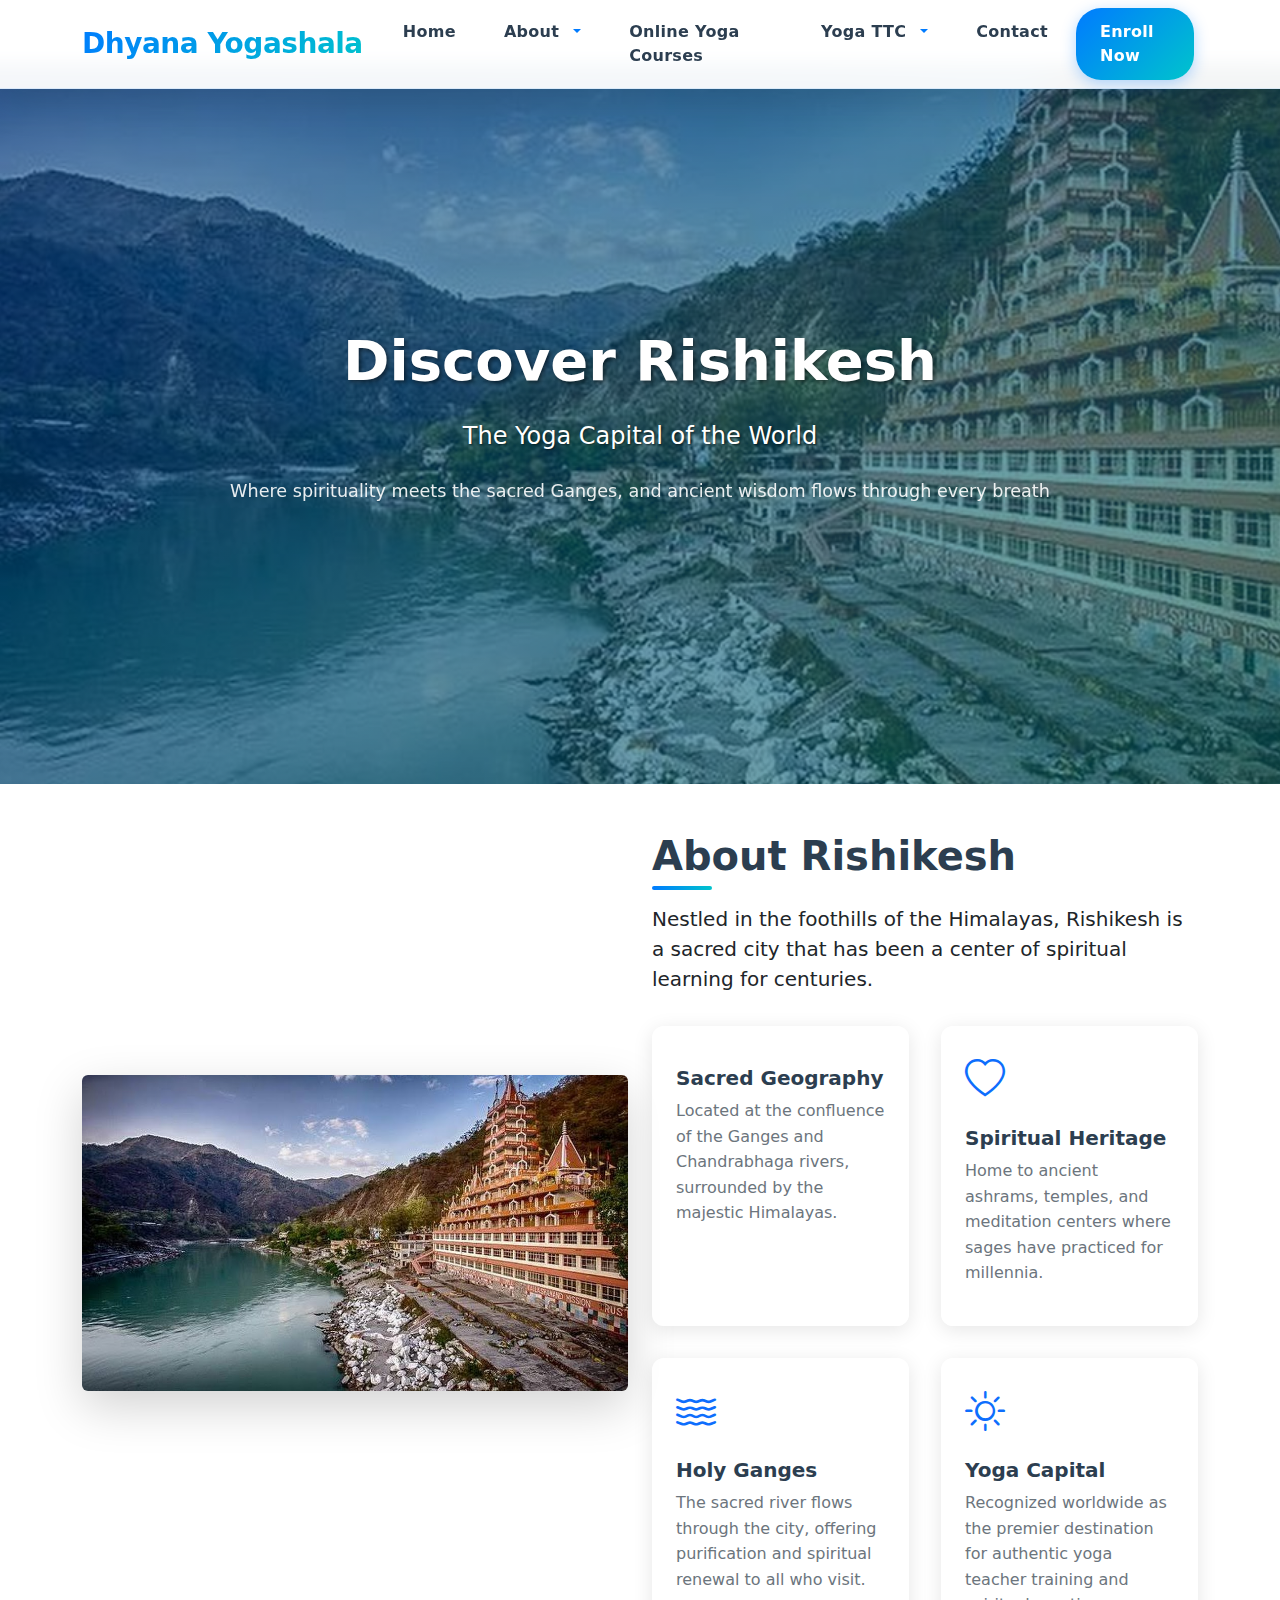
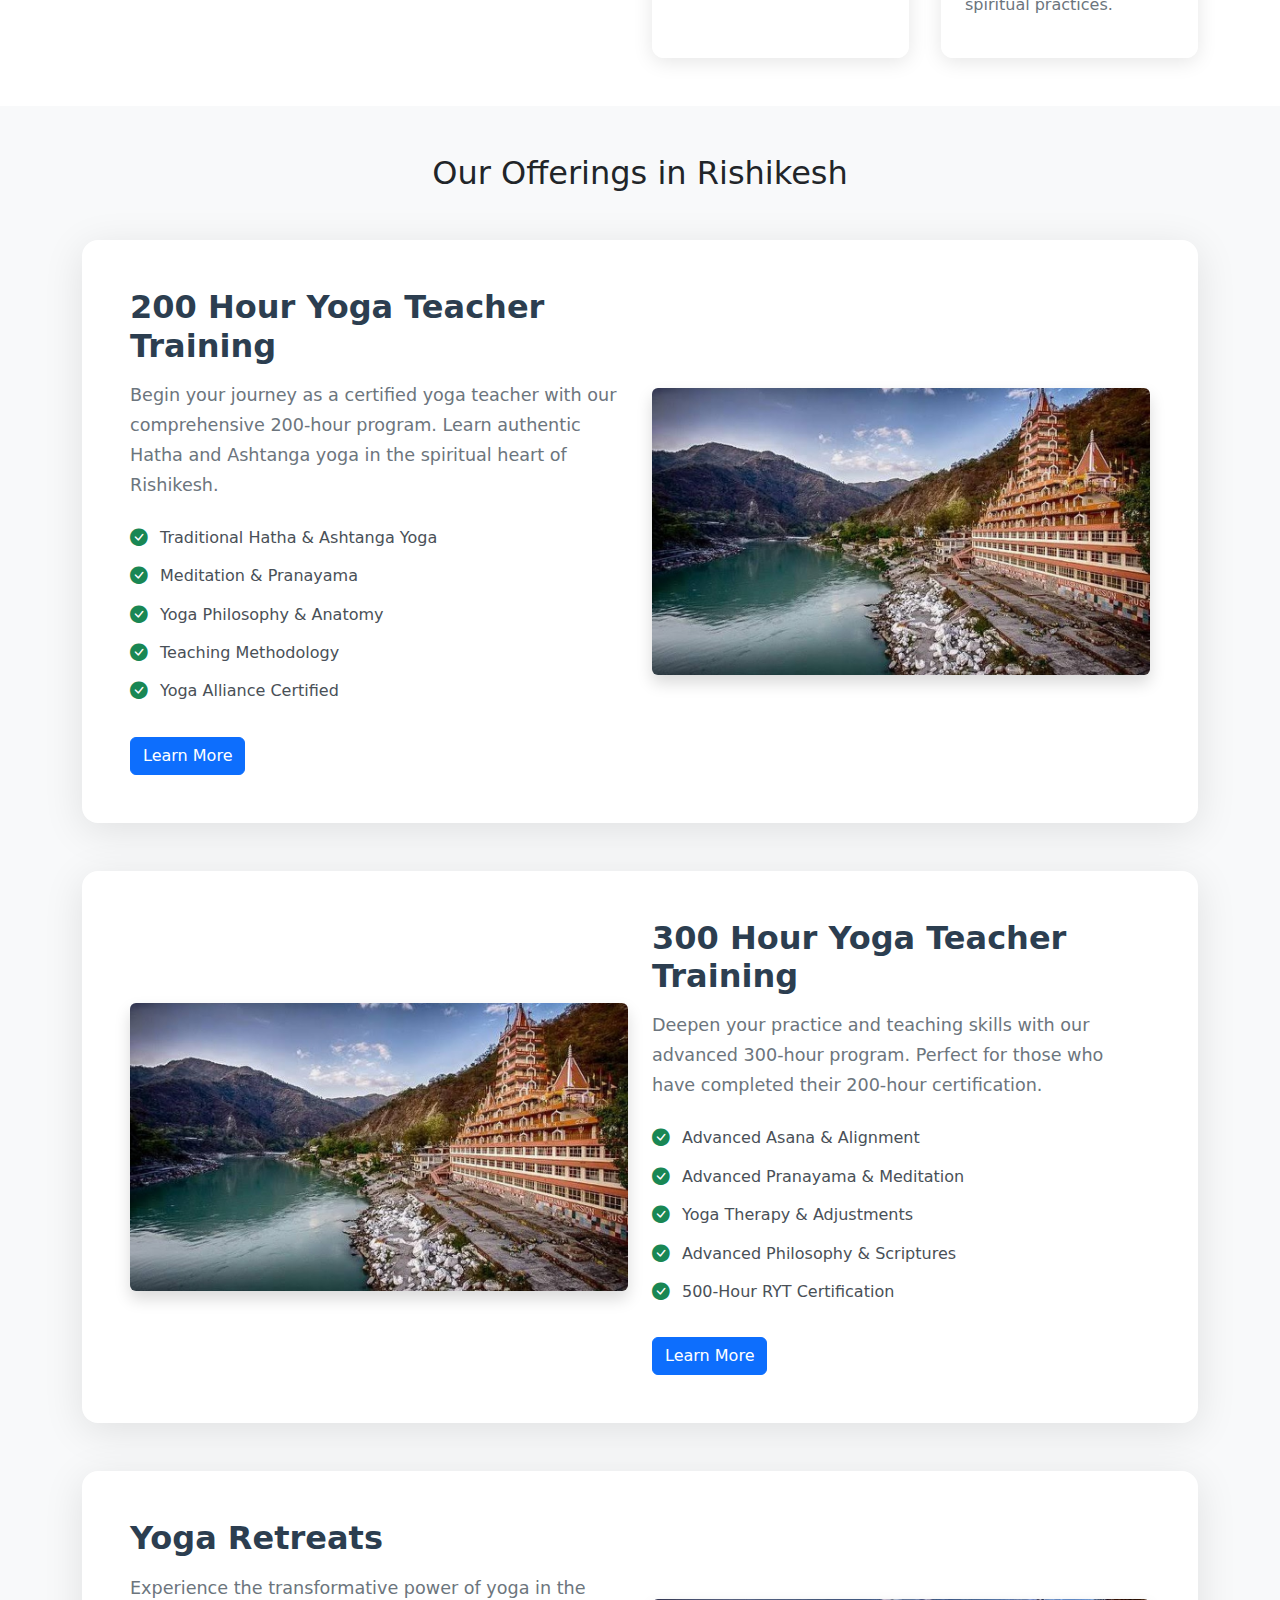
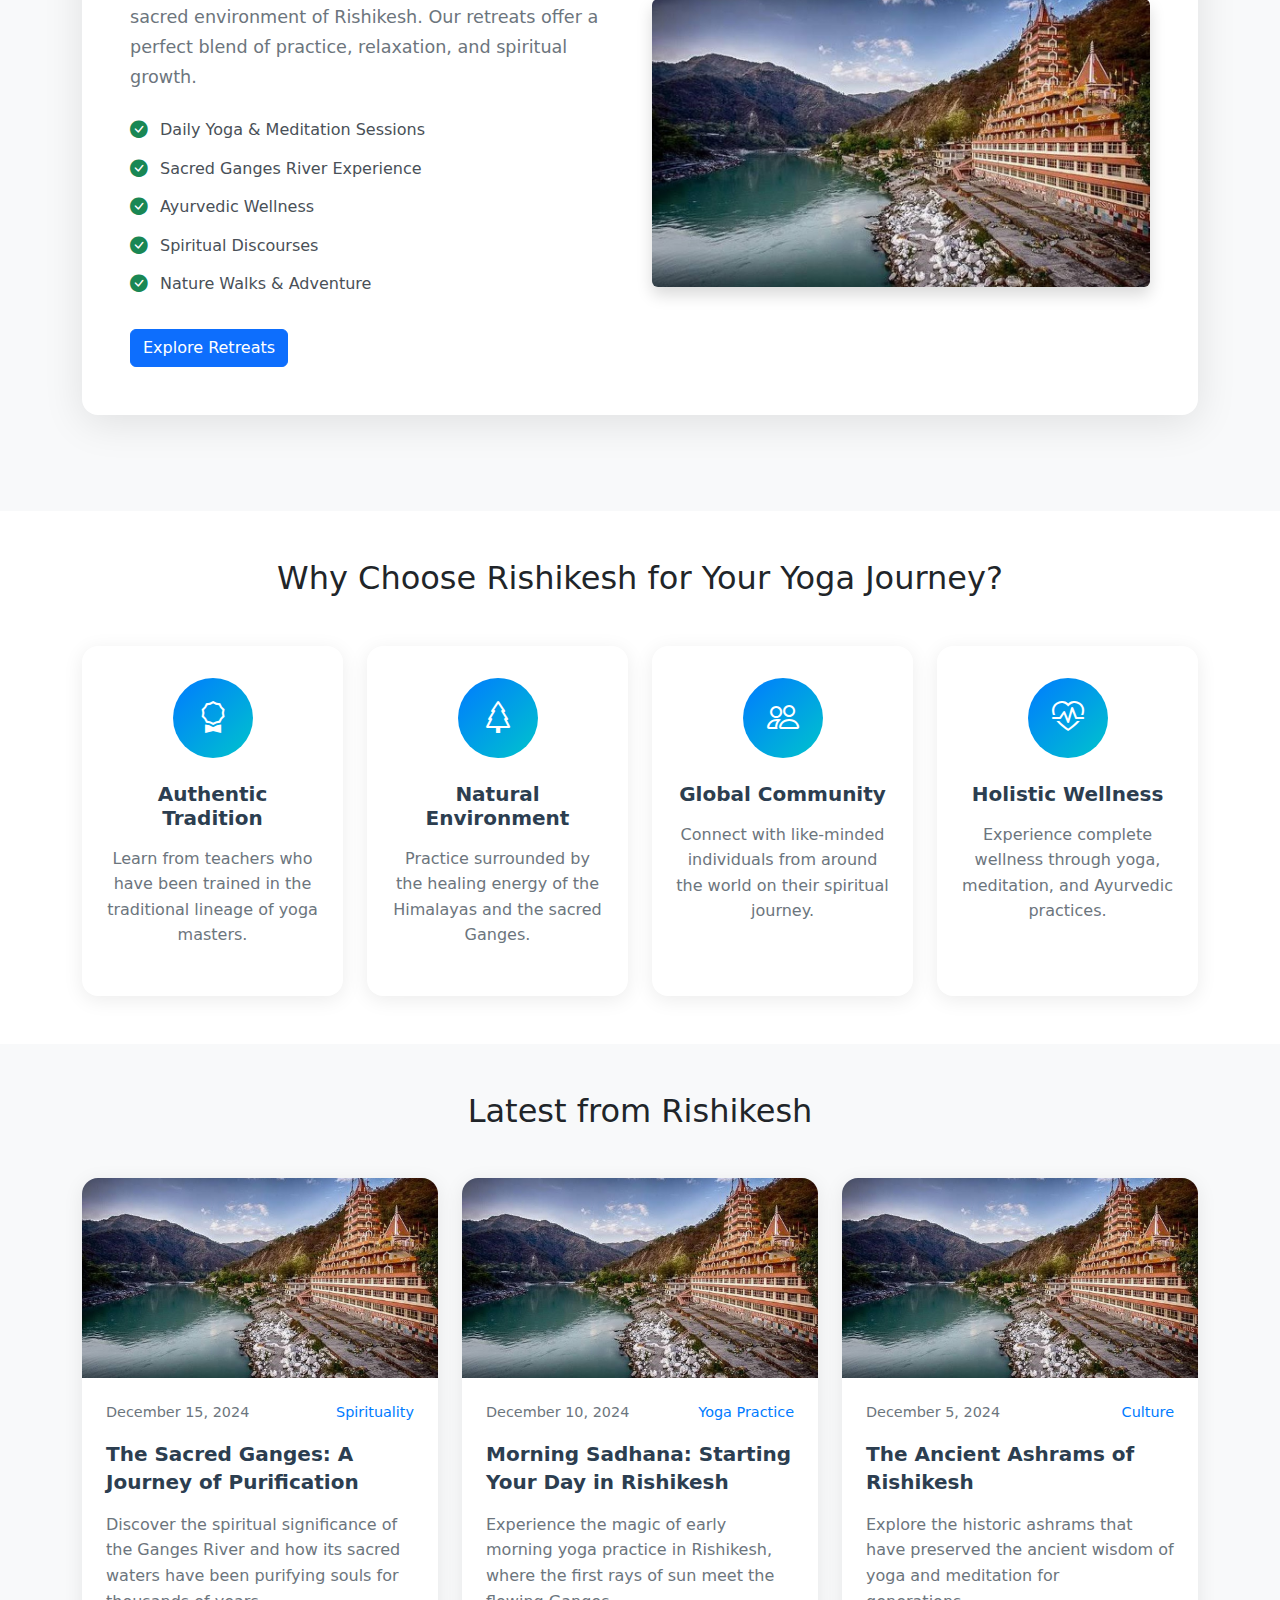
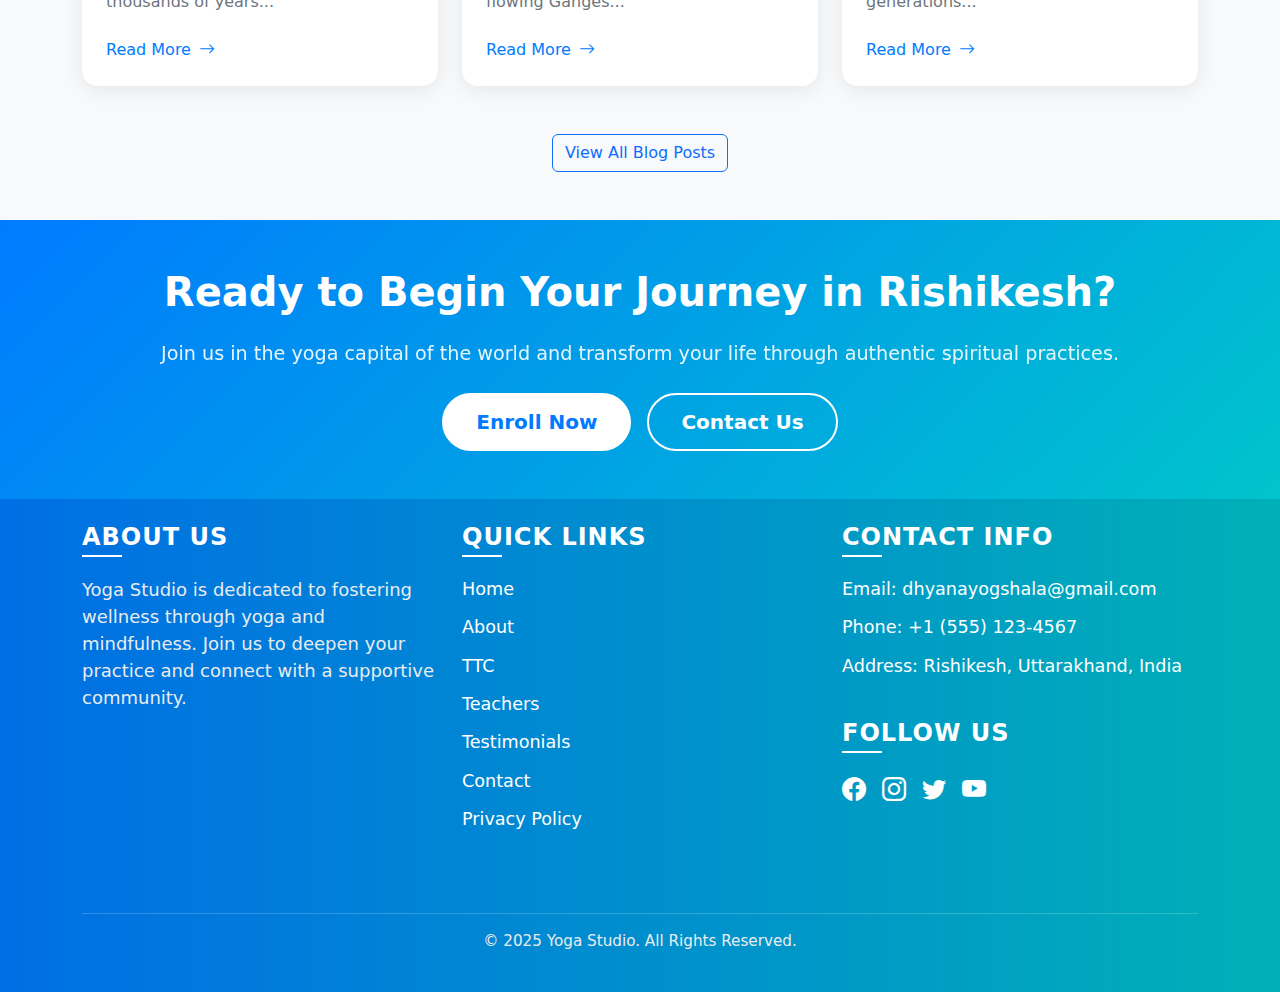
<file: yoga-teacher-training/rishikesh/index.html>
<!DOCTYPE html><html lang="en" data-critters-container><head>
  <meta charset="utf-8">
  <title>Yoga Studio</title>
  <meta name="description" content>
  <meta name="keywords" content>
  <meta name="robots" content="index, follow">
  <!-- Open Graph -->
  <meta property="og:title" content="Yoga Studio">
  <meta property="og:description" content>
  <meta property="og:url" content="undefined">
  <meta property="og:type" content="website">
  <meta property="og:image" content="https://yourdomain.com/assets/images/og-image.jpg">
  <!-- Twitter Card -->
  <meta name="twitter:card" content="summary">
  <meta name="twitter:title" content="Yoga Studio">
  <meta name="twitter:description" content>
  <meta name="twitter:image" content="https://yourdomain.com/assets/images/og-image.jpg">
  <meta name="twitter:site" content="@YourTwitterHandle"> <!-- Replace with your handle -->
  <!-- Canonical -->
  <!-- <link rel="canonical" href=""> -->
  <link rel="canonical" href="undefined">
  <!-- Structured Data Placeholder -->
  <script type="application/ld+json"></script>
  
  <base href="/">
  <meta name="viewport" content="width=device-width, initial-scale=1">
  <link rel="icon" type="image/x-icon" href="favicon.ico">
  <!-- Bootstrap Icons -->
  <!-- <link rel="stylesheet" href="https://cdn.jsdelivr.net/npm/bootstrap-icons@1.11.1/font/bootstrap-icons.css"> -->
  <!-- Font Awesome -->
  <!-- <link rel="stylesheet" href="https://cdnjs.cloudflare.com/ajax/libs/font-awesome/6.4.0/css/all.min.css"> -->
<style>@charset "UTF-8";body{margin:0;font-family:Arial,sans-serif}html{scroll-behavior:smooth}section{scroll-margin-top:70px}.navbar{background:#fffffff2;backdrop-filter:blur(10px);-webkit-backdrop-filter:blur(10px);box-shadow:0 8px 32px #00000014;padding:1rem 1.5rem;transition:all .3s cubic-bezier(.4,0,.2,1);border-bottom:1px solid rgba(0,123,255,.1)}.navbar.fixed-top{z-index:1030}.navbar:hover{box-shadow:0 12px 40px #0000001f}.navbar .navbar-brand{font-weight:800;font-size:1.75rem;background:linear-gradient(135deg,#007bff,#00c4cc,#007bff);background-size:200% 200%;-webkit-background-clip:text;background-clip:text;-webkit-text-fill-color:transparent;animation:gradientShift 3s ease-in-out infinite;text-decoration:none;letter-spacing:-.5px}.navbar .navbar-brand:hover{animation:gradientShift 1.5s ease-in-out infinite}@keyframes gradientShift{0%,to{background-position:0% 50%}50%{background-position:100% 50%}}.navbar .navbar-toggler{border:none;padding:.75rem;border-radius:8px;transition:all .3s ease}.navbar .navbar-toggler .navbar-toggler-icon{background-image:url("data:image/svg+xml,%3csvg xmlns='http://www.w3.org/2000/svg' viewBox='0 0 30 30'%3e%3cpath stroke='rgba(0, 123, 255, 0.9)' stroke-width='2.5' stroke-linecap='round' stroke-miterlimit='10' d='M4 7h22M4 15h22M4 23h22'/%3e%3c/svg%3e");transition:all .3s ease}.navbar .navbar-toggler:hover{background:#007bff1a;transform:scale(1.05)}.navbar .navbar-toggler:focus{outline:none;box-shadow:0 0 0 3px #007bff33}.navbar .navbar-nav .nav-item{margin:0 .25rem;position:relative}.navbar .navbar-nav .nav-item .nav-link{color:#2c3e50;font-size:1rem;font-weight:600;padding:.75rem 1.25rem;border-radius:12px;transition:all .3s cubic-bezier(.4,0,.2,1);position:relative;text-decoration:none;letter-spacing:.3px}.navbar .navbar-nav .nav-item .nav-link:before{content:"";position:absolute;bottom:0;left:50%;width:0;height:2px;background:linear-gradient(90deg,#007bff,#00c4cc);transition:all .3s ease;transform:translate(-50%)}.navbar .navbar-nav .nav-item .nav-link:hover{color:#007bff;background:#007bff14;transform:translateY(-2px)}.navbar .navbar-nav .nav-item .nav-link:hover:before{width:80%}.navbar .navbar-nav .nav-item .nav-link[href="/enroll-now"]{background:linear-gradient(135deg,#007bff,#00c4cc);color:#fff;font-weight:700;padding:.75rem 1.5rem;border-radius:25px;box-shadow:0 4px 15px #007bff4d;position:relative;overflow:hidden}.navbar .navbar-nav .nav-item .nav-link[href="/enroll-now"]:before{display:none}.navbar .navbar-nav .nav-item .nav-link[href="/enroll-now"]:after{content:"";position:absolute;top:0;left:-100%;width:100%;height:100%;background:linear-gradient(135deg,#0056b3,#009faf);transition:left .3s ease;z-index:-1}.navbar .navbar-nav .nav-item .nav-link[href="/enroll-now"]:hover{color:#fff;transform:translateY(-3px);box-shadow:0 8px 25px #007bff66}.navbar .navbar-nav .nav-item .nav-link[href="/enroll-now"]:hover:after{left:0}.navbar .navbar-nav .nav-item .nav-link[href="/enroll-now"]:active{transform:translateY(-1px);box-shadow:0 4px 15px #007bff4d}.navbar .navbar-nav .nav-item .nav-link.dropdown-toggle:after{border-top-color:#007bff;transition:all .3s ease;margin-left:.5rem}.navbar .navbar-nav .nav-item .nav-link:hover.dropdown-toggle:after{transform:rotate(180deg)}.navbar .navbar-nav .nav-item .dropdown-menu{background:#fffffff2;backdrop-filter:blur(10px);-webkit-backdrop-filter:blur(10px);border:1px solid rgba(0,123,255,.1);border-radius:16px;box-shadow:0 20px 40px #0000001a;margin-top:.5rem;padding:.75rem 0;animation:dropdownFadeIn .3s ease-out;min-width:220px}@keyframes dropdownFadeIn{0%{opacity:0;transform:translateY(-10px)}to{opacity:1;transform:translateY(0)}}.navbar .navbar-nav .nav-item .dropdown-menu .dropdown-item{color:#2c3e50;font-size:.95rem;font-weight:500;padding:.75rem 1.5rem;transition:all .3s ease;border-radius:8px;margin:0 .5rem;position:relative;overflow:hidden}.navbar .navbar-nav .nav-item .dropdown-menu .dropdown-item:before{content:"";position:absolute;left:-100%;top:0;width:100%;height:100%;background:linear-gradient(90deg,#007bff,#00c4cc);transition:left .3s ease;z-index:-1}.navbar .navbar-nav .nav-item .dropdown-menu .dropdown-item:hover{color:#fff;transform:translate(5px)}.navbar .navbar-nav .nav-item .dropdown-menu .dropdown-item:hover:before{left:0}@media (max-width: 991.98px){.navbar .navbar-nav{padding:1.5rem 0;background:#fffffffa;-webkit-backdrop-filter:blur(10px);backdrop-filter:blur(10px);border-radius:0 0 20px 20px;box-shadow:0 10px 30px #0000001a;margin-top:.5rem}.navbar .navbar-nav .nav-item{margin:.75rem 0}.navbar .navbar-nav .nav-item .nav-link{padding:1rem 1.5rem;text-align:center;border-radius:12px;margin:0 1rem}.navbar .navbar-nav .nav-item .nav-link:hover{background:#007bff1a;transform:none}.navbar .navbar-nav .nav-item .nav-link[href="/enroll-now"]{background:linear-gradient(135deg,#007bff,#00c4cc);color:#fff;font-weight:700;padding:1rem 2rem;border-radius:25px;box-shadow:0 4px 15px #007bff4d;margin:1rem}.navbar .navbar-nav .nav-item .nav-link[href="/enroll-now"]:hover{background:linear-gradient(135deg,#0056b3,#009faf);transform:scale(1.05);box-shadow:0 6px 20px #007bff66}.navbar .navbar-nav .nav-item .dropdown-menu{background:#f8f9faf2;text-align:center;box-shadow:none;border:1px solid rgba(0,123,255,.1);margin:.5rem 1rem}.navbar .navbar-nav .nav-item .dropdown-menu .dropdown-item{margin:.25rem .5rem;text-align:center}}@media (max-width: 575.98px){.navbar .navbar-nav{padding:1rem}}:root{--bs-blue:#0d6efd;--bs-indigo:#6610f2;--bs-purple:#6f42c1;--bs-pink:#d63384;--bs-red:#dc3545;--bs-orange:#fd7e14;--bs-yellow:#ffc107;--bs-green:#198754;--bs-teal:#20c997;--bs-cyan:#0dcaf0;--bs-black:#000;--bs-white:#fff;--bs-gray:#6c757d;--bs-gray-dark:#343a40;--bs-gray-100:#f8f9fa;--bs-gray-200:#e9ecef;--bs-gray-300:#dee2e6;--bs-gray-400:#ced4da;--bs-gray-500:#adb5bd;--bs-gray-600:#6c757d;--bs-gray-700:#495057;--bs-gray-800:#343a40;--bs-gray-900:#212529;--bs-primary:#0d6efd;--bs-secondary:#6c757d;--bs-success:#198754;--bs-info:#0dcaf0;--bs-warning:#ffc107;--bs-danger:#dc3545;--bs-light:#f8f9fa;--bs-dark:#212529;--bs-primary-rgb:13,110,253;--bs-secondary-rgb:108,117,125;--bs-success-rgb:25,135,84;--bs-info-rgb:13,202,240;--bs-warning-rgb:255,193,7;--bs-danger-rgb:220,53,69;--bs-light-rgb:248,249,250;--bs-dark-rgb:33,37,41;--bs-primary-text-emphasis:#052c65;--bs-secondary-text-emphasis:#2b2f32;--bs-success-text-emphasis:#0a3622;--bs-info-text-emphasis:#055160;--bs-warning-text-emphasis:#664d03;--bs-danger-text-emphasis:#58151c;--bs-light-text-emphasis:#495057;--bs-dark-text-emphasis:#495057;--bs-primary-bg-subtle:#cfe2ff;--bs-secondary-bg-subtle:#e2e3e5;--bs-success-bg-subtle:#d1e7dd;--bs-info-bg-subtle:#cff4fc;--bs-warning-bg-subtle:#fff3cd;--bs-danger-bg-subtle:#f8d7da;--bs-light-bg-subtle:#fcfcfd;--bs-dark-bg-subtle:#ced4da;--bs-primary-border-subtle:#9ec5fe;--bs-secondary-border-subtle:#c4c8cb;--bs-success-border-subtle:#a3cfbb;--bs-info-border-subtle:#9eeaf9;--bs-warning-border-subtle:#ffe69c;--bs-danger-border-subtle:#f1aeb5;--bs-light-border-subtle:#e9ecef;--bs-dark-border-subtle:#adb5bd;--bs-white-rgb:255,255,255;--bs-black-rgb:0,0,0;--bs-font-sans-serif:system-ui,-apple-system,"Segoe UI",Roboto,"Helvetica Neue","Noto Sans","Liberation Sans",Arial,sans-serif,"Apple Color Emoji","Segoe UI Emoji","Segoe UI Symbol","Noto Color Emoji";--bs-font-monospace:SFMono-Regular,Menlo,Monaco,Consolas,"Liberation Mono","Courier New",monospace;--bs-gradient:linear-gradient(180deg, rgba(255, 255, 255, .15), rgba(255, 255, 255, 0));--bs-body-font-family:var(--bs-font-sans-serif);--bs-body-font-size:1rem;--bs-body-font-weight:400;--bs-body-line-height:1.5;--bs-body-color:#212529;--bs-body-color-rgb:33,37,41;--bs-body-bg:#fff;--bs-body-bg-rgb:255,255,255;--bs-emphasis-color:#000;--bs-emphasis-color-rgb:0,0,0;--bs-secondary-color:rgba(33, 37, 41, .75);--bs-secondary-color-rgb:33,37,41;--bs-secondary-bg:#e9ecef;--bs-secondary-bg-rgb:233,236,239;--bs-tertiary-color:rgba(33, 37, 41, .5);--bs-tertiary-color-rgb:33,37,41;--bs-tertiary-bg:#f8f9fa;--bs-tertiary-bg-rgb:248,249,250;--bs-heading-color:inherit;--bs-link-color:#0d6efd;--bs-link-color-rgb:13,110,253;--bs-link-decoration:underline;--bs-link-hover-color:#0a58ca;--bs-link-hover-color-rgb:10,88,202;--bs-code-color:#d63384;--bs-highlight-color:#212529;--bs-highlight-bg:#fff3cd;--bs-border-width:1px;--bs-border-style:solid;--bs-border-color:#dee2e6;--bs-border-color-translucent:rgba(0, 0, 0, .175);--bs-border-radius:.375rem;--bs-border-radius-sm:.25rem;--bs-border-radius-lg:.5rem;--bs-border-radius-xl:1rem;--bs-border-radius-xxl:2rem;--bs-border-radius-2xl:var(--bs-border-radius-xxl);--bs-border-radius-pill:50rem;--bs-box-shadow:0 .5rem 1rem rgba(0, 0, 0, .15);--bs-box-shadow-sm:0 .125rem .25rem rgba(0, 0, 0, .075);--bs-box-shadow-lg:0 1rem 3rem rgba(0, 0, 0, .175);--bs-box-shadow-inset:inset 0 1px 2px rgba(0, 0, 0, .075);--bs-focus-ring-width:.25rem;--bs-focus-ring-opacity:.25;--bs-focus-ring-color:rgba(13, 110, 253, .25);--bs-form-valid-color:#198754;--bs-form-valid-border-color:#198754;--bs-form-invalid-color:#dc3545;--bs-form-invalid-border-color:#dc3545}*,:after,:before{box-sizing:border-box}@media (prefers-reduced-motion:no-preference){:root{scroll-behavior:smooth}}body{margin:0;font-family:var(--bs-body-font-family);font-size:var(--bs-body-font-size);font-weight:var(--bs-body-font-weight);line-height:var(--bs-body-line-height);color:var(--bs-body-color);text-align:var(--bs-body-text-align);background-color:var(--bs-body-bg);-webkit-text-size-adjust:100%;-webkit-tap-highlight-color:transparent}h1,h2,h3,h4,h5{margin-top:0;margin-bottom:.5rem;font-weight:500;line-height:1.2;color:var(--bs-heading-color)}h1{font-size:calc(1.375rem + 1.5vw)}@media (min-width:1200px){h1{font-size:2.5rem}}h2{font-size:calc(1.325rem + .9vw)}@media (min-width:1200px){h2{font-size:2rem}}h3{font-size:calc(1.3rem + .6vw)}@media (min-width:1200px){h3{font-size:1.75rem}}h4{font-size:calc(1.275rem + .3vw)}@media (min-width:1200px){h4{font-size:1.5rem}}h5{font-size:1.25rem}p{margin-top:0;margin-bottom:1rem}ul{padding-left:2rem}ul{margin-top:0;margin-bottom:1rem}ul ul{margin-bottom:0}a{color:rgba(var(--bs-link-color-rgb),var(--bs-link-opacity,1));text-decoration:underline}a:hover{--bs-link-color-rgb:var(--bs-link-hover-color-rgb)}img{vertical-align:middle}button{border-radius:0}button:focus:not(:focus-visible){outline:0}button{margin:0;font-family:inherit;font-size:inherit;line-height:inherit}button{text-transform:none}[role=button]{cursor:pointer}[type=button],button{-webkit-appearance:button}[type=button]:not(:disabled),button:not(:disabled){cursor:pointer}.lead{font-size:1.25rem;font-weight:300}.display-3{font-size:calc(1.525rem + 3.3vw);font-weight:300;line-height:1.2}@media (min-width:1200px){.display-3{font-size:4rem}}.list-unstyled{padding-left:0;list-style:none}.img-fluid{max-width:100%;height:auto}.container{--bs-gutter-x:1.5rem;--bs-gutter-y:0;width:100%;padding-right:calc(var(--bs-gutter-x) * .5);padding-left:calc(var(--bs-gutter-x) * .5);margin-right:auto;margin-left:auto}@media (min-width:576px){.container{max-width:540px}}@media (min-width:768px){.container{max-width:720px}}@media (min-width:992px){.container{max-width:960px}}@media (min-width:1200px){.container{max-width:1140px}}@media (min-width:1400px){.container{max-width:1320px}}:root{--bs-breakpoint-xs:0;--bs-breakpoint-sm:576px;--bs-breakpoint-md:768px;--bs-breakpoint-lg:992px;--bs-breakpoint-xl:1200px;--bs-breakpoint-xxl:1400px}.row{--bs-gutter-x:1.5rem;--bs-gutter-y:0;display:flex;flex-wrap:wrap;margin-top:calc(-1 * var(--bs-gutter-y));margin-right:calc(-.5 * var(--bs-gutter-x));margin-left:calc(-.5 * var(--bs-gutter-x))}.row>*{flex-shrink:0;width:100%;max-width:100%;padding-right:calc(var(--bs-gutter-x) * .5);padding-left:calc(var(--bs-gutter-x) * .5);margin-top:var(--bs-gutter-y)}.col-12{flex:0 0 auto;width:100%}.g-4{--bs-gutter-x:1.5rem}.g-4{--bs-gutter-y:1.5rem}@media (min-width:768px){.col-md-4{flex:0 0 auto;width:33.33333333%}.col-md-6{flex:0 0 auto;width:50%}}@media (min-width:992px){.col-lg-3{flex:0 0 auto;width:25%}.col-lg-4{flex:0 0 auto;width:33.33333333%}.col-lg-6{flex:0 0 auto;width:50%}}.btn{--bs-btn-padding-x:.75rem;--bs-btn-padding-y:.375rem;--bs-btn-font-family: ;--bs-btn-font-size:1rem;--bs-btn-font-weight:400;--bs-btn-line-height:1.5;--bs-btn-color:var(--bs-body-color);--bs-btn-bg:transparent;--bs-btn-border-width:var(--bs-border-width);--bs-btn-border-color:transparent;--bs-btn-border-radius:var(--bs-border-radius);--bs-btn-hover-border-color:transparent;--bs-btn-box-shadow:inset 0 1px 0 rgba(255, 255, 255, .15),0 1px 1px rgba(0, 0, 0, .075);--bs-btn-disabled-opacity:.65;--bs-btn-focus-box-shadow:0 0 0 .25rem rgba(var(--bs-btn-focus-shadow-rgb), .5);display:inline-block;padding:var(--bs-btn-padding-y) var(--bs-btn-padding-x);font-family:var(--bs-btn-font-family);font-size:var(--bs-btn-font-size);font-weight:var(--bs-btn-font-weight);line-height:var(--bs-btn-line-height);color:var(--bs-btn-color);text-align:center;text-decoration:none;vertical-align:middle;cursor:pointer;-webkit-user-select:none;-moz-user-select:none;user-select:none;border:var(--bs-btn-border-width) solid var(--bs-btn-border-color);border-radius:var(--bs-btn-border-radius);background-color:var(--bs-btn-bg);transition:color .15s ease-in-out,background-color .15s ease-in-out,border-color .15s ease-in-out,box-shadow .15s ease-in-out}@media (prefers-reduced-motion:reduce){.btn{transition:none}}.btn:hover{color:var(--bs-btn-hover-color);background-color:var(--bs-btn-hover-bg);border-color:var(--bs-btn-hover-border-color)}.btn:focus-visible{color:var(--bs-btn-hover-color);background-color:var(--bs-btn-hover-bg);border-color:var(--bs-btn-hover-border-color);outline:0;box-shadow:var(--bs-btn-focus-box-shadow)}.btn:first-child:active,:not(.btn-check)+.btn:active{color:var(--bs-btn-active-color);background-color:var(--bs-btn-active-bg);border-color:var(--bs-btn-active-border-color)}.btn:first-child:active:focus-visible,:not(.btn-check)+.btn:active:focus-visible{box-shadow:var(--bs-btn-focus-box-shadow)}.btn:disabled{color:var(--bs-btn-disabled-color);pointer-events:none;background-color:var(--bs-btn-disabled-bg);border-color:var(--bs-btn-disabled-border-color);opacity:var(--bs-btn-disabled-opacity)}.btn-primary{--bs-btn-color:#fff;--bs-btn-bg:#0d6efd;--bs-btn-border-color:#0d6efd;--bs-btn-hover-color:#fff;--bs-btn-hover-bg:#0b5ed7;--bs-btn-hover-border-color:#0a58ca;--bs-btn-focus-shadow-rgb:49,132,253;--bs-btn-active-color:#fff;--bs-btn-active-bg:#0a58ca;--bs-btn-active-border-color:#0a53be;--bs-btn-active-shadow:inset 0 3px 5px rgba(0, 0, 0, .125);--bs-btn-disabled-color:#fff;--bs-btn-disabled-bg:#0d6efd;--bs-btn-disabled-border-color:#0d6efd}.btn-outline-primary{--bs-btn-color:#0d6efd;--bs-btn-border-color:#0d6efd;--bs-btn-hover-color:#fff;--bs-btn-hover-bg:#0d6efd;--bs-btn-hover-border-color:#0d6efd;--bs-btn-focus-shadow-rgb:13,110,253;--bs-btn-active-color:#fff;--bs-btn-active-bg:#0d6efd;--bs-btn-active-border-color:#0d6efd;--bs-btn-active-shadow:inset 0 3px 5px rgba(0, 0, 0, .125);--bs-btn-disabled-color:#0d6efd;--bs-btn-disabled-bg:transparent;--bs-btn-disabled-border-color:#0d6efd;--bs-gradient:none}.btn-lg{--bs-btn-padding-y:.5rem;--bs-btn-padding-x:1rem;--bs-btn-font-size:1.25rem;--bs-btn-border-radius:var(--bs-border-radius-lg)}.collapse:not(.show){display:none}.dropdown{position:relative}.dropdown-toggle{white-space:nowrap}.dropdown-toggle:after{display:inline-block;margin-left:.255em;vertical-align:.255em;content:"";border-top:.3em solid;border-right:.3em solid transparent;border-bottom:0;border-left:.3em solid transparent}.dropdown-toggle:empty:after{margin-left:0}.dropdown-menu{--bs-dropdown-zindex:1000;--bs-dropdown-min-width:10rem;--bs-dropdown-padding-x:0;--bs-dropdown-padding-y:.5rem;--bs-dropdown-spacer:.125rem;--bs-dropdown-font-size:1rem;--bs-dropdown-color:var(--bs-body-color);--bs-dropdown-bg:var(--bs-body-bg);--bs-dropdown-border-color:var(--bs-border-color-translucent);--bs-dropdown-border-radius:var(--bs-border-radius);--bs-dropdown-border-width:var(--bs-border-width);--bs-dropdown-inner-border-radius:calc(var(--bs-border-radius) - var(--bs-border-width));--bs-dropdown-divider-bg:var(--bs-border-color-translucent);--bs-dropdown-divider-margin-y:.5rem;--bs-dropdown-box-shadow:var(--bs-box-shadow);--bs-dropdown-link-color:var(--bs-body-color);--bs-dropdown-link-hover-color:var(--bs-body-color);--bs-dropdown-link-hover-bg:var(--bs-tertiary-bg);--bs-dropdown-link-active-color:#fff;--bs-dropdown-link-active-bg:#0d6efd;--bs-dropdown-link-disabled-color:var(--bs-tertiary-color);--bs-dropdown-item-padding-x:1rem;--bs-dropdown-item-padding-y:.25rem;--bs-dropdown-header-color:#6c757d;--bs-dropdown-header-padding-x:1rem;--bs-dropdown-header-padding-y:.5rem;position:absolute;z-index:var(--bs-dropdown-zindex);display:none;min-width:var(--bs-dropdown-min-width);padding:var(--bs-dropdown-padding-y) var(--bs-dropdown-padding-x);margin:0;font-size:var(--bs-dropdown-font-size);color:var(--bs-dropdown-color);text-align:left;list-style:none;background-color:var(--bs-dropdown-bg);background-clip:padding-box;border:var(--bs-dropdown-border-width) solid var(--bs-dropdown-border-color);border-radius:var(--bs-dropdown-border-radius)}.dropdown-item{display:block;width:100%;padding:var(--bs-dropdown-item-padding-y) var(--bs-dropdown-item-padding-x);clear:both;font-weight:400;color:var(--bs-dropdown-link-color);text-align:inherit;text-decoration:none;white-space:nowrap;background-color:transparent;border:0;border-radius:var(--bs-dropdown-item-border-radius,0)}.dropdown-item:focus,.dropdown-item:hover{color:var(--bs-dropdown-link-hover-color);background-color:var(--bs-dropdown-link-hover-bg)}.dropdown-item:active{color:var(--bs-dropdown-link-active-color);text-decoration:none;background-color:var(--bs-dropdown-link-active-bg)}.dropdown-item:disabled{color:var(--bs-dropdown-link-disabled-color);pointer-events:none;background-color:transparent}.nav-link{display:block;padding:var(--bs-nav-link-padding-y) var(--bs-nav-link-padding-x);font-size:var(--bs-nav-link-font-size);font-weight:var(--bs-nav-link-font-weight);color:var(--bs-nav-link-color);text-decoration:none;background:0 0;border:0;transition:color .15s ease-in-out,background-color .15s ease-in-out,border-color .15s ease-in-out}@media (prefers-reduced-motion:reduce){.nav-link{transition:none}}.nav-link:focus,.nav-link:hover{color:var(--bs-nav-link-hover-color)}.nav-link:focus-visible{outline:0;box-shadow:0 0 0 .25rem #0d6efd40}.nav-link:disabled{color:var(--bs-nav-link-disabled-color);pointer-events:none;cursor:default}.navbar{--bs-navbar-padding-x:0;--bs-navbar-padding-y:.5rem;--bs-navbar-color:rgba(var(--bs-emphasis-color-rgb), .65);--bs-navbar-hover-color:rgba(var(--bs-emphasis-color-rgb), .8);--bs-navbar-disabled-color:rgba(var(--bs-emphasis-color-rgb), .3);--bs-navbar-active-color:rgba(var(--bs-emphasis-color-rgb), 1);--bs-navbar-brand-padding-y:.3125rem;--bs-navbar-brand-margin-end:1rem;--bs-navbar-brand-font-size:1.25rem;--bs-navbar-brand-color:rgba(var(--bs-emphasis-color-rgb), 1);--bs-navbar-brand-hover-color:rgba(var(--bs-emphasis-color-rgb), 1);--bs-navbar-nav-link-padding-x:.5rem;--bs-navbar-toggler-padding-y:.25rem;--bs-navbar-toggler-padding-x:.75rem;--bs-navbar-toggler-font-size:1.25rem;--bs-navbar-toggler-icon-bg:url("data:image/svg+xml,%3csvg xmlns='http://www.w3.org/2000/svg' viewBox='0 0 30 30'%3e%3cpath stroke='rgba%2833, 37, 41, 0.75%29' stroke-linecap='round' stroke-miterlimit='10' stroke-width='2' d='M4 7h22M4 15h22M4 23h22'/%3e%3c/svg%3e");--bs-navbar-toggler-border-color:rgba(var(--bs-emphasis-color-rgb), .15);--bs-navbar-toggler-border-radius:var(--bs-border-radius);--bs-navbar-toggler-focus-width:.25rem;--bs-navbar-toggler-transition:box-shadow .15s ease-in-out;position:relative;display:flex;flex-wrap:wrap;align-items:center;justify-content:space-between;padding:var(--bs-navbar-padding-y) var(--bs-navbar-padding-x)}.navbar>.container{display:flex;flex-wrap:inherit;align-items:center;justify-content:space-between}.navbar-brand{padding-top:var(--bs-navbar-brand-padding-y);padding-bottom:var(--bs-navbar-brand-padding-y);margin-right:var(--bs-navbar-brand-margin-end);font-size:var(--bs-navbar-brand-font-size);color:var(--bs-navbar-brand-color);text-decoration:none;white-space:nowrap}.navbar-brand:focus,.navbar-brand:hover{color:var(--bs-navbar-brand-hover-color)}.navbar-nav{--bs-nav-link-padding-x:0;--bs-nav-link-padding-y:.5rem;--bs-nav-link-font-weight: ;--bs-nav-link-color:var(--bs-navbar-color);--bs-nav-link-hover-color:var(--bs-navbar-hover-color);--bs-nav-link-disabled-color:var(--bs-navbar-disabled-color);display:flex;flex-direction:column;padding-left:0;margin-bottom:0;list-style:none}.navbar-nav .dropdown-menu{position:static}.navbar-collapse{flex-basis:100%;flex-grow:1;align-items:center}.navbar-toggler{padding:var(--bs-navbar-toggler-padding-y) var(--bs-navbar-toggler-padding-x);font-size:var(--bs-navbar-toggler-font-size);line-height:1;color:var(--bs-navbar-color);background-color:transparent;border:var(--bs-border-width) solid var(--bs-navbar-toggler-border-color);border-radius:var(--bs-navbar-toggler-border-radius);transition:var(--bs-navbar-toggler-transition)}@media (prefers-reduced-motion:reduce){.navbar-toggler{transition:none}}.navbar-toggler:hover{text-decoration:none}.navbar-toggler:focus{text-decoration:none;outline:0;box-shadow:0 0 0 var(--bs-navbar-toggler-focus-width)}.navbar-toggler-icon{display:inline-block;width:1.5em;height:1.5em;vertical-align:middle;background-image:var(--bs-navbar-toggler-icon-bg);background-repeat:no-repeat;background-position:center;background-size:100%}@media (min-width:992px){.navbar-expand-lg{flex-wrap:nowrap;justify-content:flex-start}.navbar-expand-lg .navbar-nav{flex-direction:row}.navbar-expand-lg .navbar-nav .dropdown-menu{position:absolute}.navbar-expand-lg .navbar-nav .nav-link{padding-right:var(--bs-navbar-nav-link-padding-x);padding-left:var(--bs-navbar-nav-link-padding-x)}.navbar-expand-lg .navbar-collapse{display:flex!important;flex-basis:auto}.navbar-expand-lg .navbar-toggler{display:none}}.fixed-top{position:fixed;top:0;right:0;left:0;z-index:1030}.shadow{box-shadow:var(--bs-box-shadow)!important}.shadow-lg{box-shadow:var(--bs-box-shadow-lg)!important}.align-items-center{align-items:center!important}.mt-3{margin-top:1rem!important}.mt-5{margin-top:3rem!important}.me-3{margin-right:1rem!important}.mb-3{margin-bottom:1rem!important}.mb-4{margin-bottom:1.5rem!important}.mb-5{margin-bottom:3rem!important}.ms-auto{margin-left:auto!important}.py-4{padding-top:1.5rem!important;padding-bottom:1.5rem!important}.py-5{padding-top:3rem!important;padding-bottom:3rem!important}.fw-bold{font-weight:700!important}.text-center{text-align:center!important}.text-primary{--bs-text-opacity:1;color:rgba(var(--bs-primary-rgb),var(--bs-text-opacity))!important}.text-success{--bs-text-opacity:1;color:rgba(var(--bs-success-rgb),var(--bs-text-opacity))!important}.text-white{--bs-text-opacity:1;color:rgba(var(--bs-white-rgb),var(--bs-text-opacity))!important}.bg-light{--bs-bg-opacity:1;background-color:rgba(var(--bs-light-rgb),var(--bs-bg-opacity))!important}.rounded{border-radius:var(--bs-border-radius)!important}@media (min-width:992px){.order-lg-1{order:1!important}.order-lg-2{order:2!important}}@font-face{font-display:block;font-family:bootstrap-icons;src:url("./media/bootstrap-icons-X6UQXWUS.woff2?dd67030699838ea613ee6dbda90effa6") format("woff2"),url("./media/bootstrap-icons-OCU552PF.woff?dd67030699838ea613ee6dbda90effa6") format("woff")}.bi:before{display:inline-block;font-family:bootstrap-icons!important;font-style:normal;font-weight:400!important;font-variant:normal;text-transform:none;line-height:1;vertical-align:-.125em;-webkit-font-smoothing:antialiased;-moz-osx-font-smoothing:grayscale}.bi-arrow-right:before{content:"\f138"}.bi-award:before{content:"\f154"}.bi-check-circle-fill:before{content:"\f26a"}.bi-facebook:before{content:"\f344"}.bi-heart:before{content:"\f417"}.bi-instagram:before{content:"\f437"}.bi-people:before{content:"\f4d0"}.bi-sun:before{content:"\f5a2"}.bi-tree:before{content:"\f5e2"}.bi-twitter:before{content:"\f5ef"}.bi-water:before{content:"\f617"}.bi-youtube:before{content:"\f62b"}.bi-heart-pulse:before{content:"\f76f"}
</style><link rel="stylesheet" href="styles-PFZYTYND.css" media="print" onload="this.media='all'"><noscript><link rel="stylesheet" href="styles-PFZYTYND.css"></noscript><link rel="modulepreload" href="chunk-QPUKBFZN.js"><link rel="modulepreload" href="chunk-A2X6SBJQ.js"><link rel="modulepreload" href="chunk-6WF27LM2.js"><link rel="modulepreload" href="chunk-Y67ZYSQ6.js"><style ng-app-id="ng">#yoga-ttc[_ngcontent-ng-c2800382134]{background:#f8f9fa}#yoga-ttc[_ngcontent-ng-c2800382134]   h2[_ngcontent-ng-c2800382134]{background:linear-gradient(90deg,#007bff,#00c4cc);-webkit-background-clip:text;background-clip:text;-webkit-text-fill-color:transparent;font-size:2.5rem;font-weight:700}#yoga-ttc[_ngcontent-ng-c2800382134]   .ttc-card[_ngcontent-ng-c2800382134]{border:none;border-radius:15px;box-shadow:0 6px 18px #0000001a;background:#fff;overflow:hidden;transition:transform .3s ease,box-shadow .3s ease}#yoga-ttc[_ngcontent-ng-c2800382134]   .ttc-card[_ngcontent-ng-c2800382134]:hover{transform:translateY(-8px);box-shadow:0 12px 24px #00000026}#yoga-ttc[_ngcontent-ng-c2800382134]   .ttc-card[_ngcontent-ng-c2800382134]   .carousel[_ngcontent-ng-c2800382134]   .carousel-inner[_ngcontent-ng-c2800382134]{border-radius:10px 10px 0 0;overflow:hidden}#yoga-ttc[_ngcontent-ng-c2800382134]   .ttc-card[_ngcontent-ng-c2800382134]   .carousel[_ngcontent-ng-c2800382134]   .carousel-item[_ngcontent-ng-c2800382134]   img[_ngcontent-ng-c2800382134]{height:250px;object-fit:cover}#yoga-ttc[_ngcontent-ng-c2800382134]   .ttc-card[_ngcontent-ng-c2800382134]   .carousel[_ngcontent-ng-c2800382134]   .carousel-control-prev[_ngcontent-ng-c2800382134], #yoga-ttc[_ngcontent-ng-c2800382134]   .ttc-card[_ngcontent-ng-c2800382134]   .carousel[_ngcontent-ng-c2800382134]   .carousel-control-next[_ngcontent-ng-c2800382134]{width:10%;opacity:.7}#yoga-ttc[_ngcontent-ng-c2800382134]   .ttc-card[_ngcontent-ng-c2800382134]   .carousel[_ngcontent-ng-c2800382134]   .carousel-control-prev[_ngcontent-ng-c2800382134]:hover, #yoga-ttc[_ngcontent-ng-c2800382134]   .ttc-card[_ngcontent-ng-c2800382134]   .carousel[_ngcontent-ng-c2800382134]   .carousel-control-next[_ngcontent-ng-c2800382134]:hover{opacity:1}#yoga-ttc[_ngcontent-ng-c2800382134]   .ttc-card[_ngcontent-ng-c2800382134]   .card-header[_ngcontent-ng-c2800382134]{background:#fff;padding:1.5rem;border-bottom:2px solid #e9ecef;position:relative;display:flex;justify-content:space-between;align-items:center}#yoga-ttc[_ngcontent-ng-c2800382134]   .ttc-card[_ngcontent-ng-c2800382134]   .card-header[_ngcontent-ng-c2800382134]   .card-title[_ngcontent-ng-c2800382134]{font-size:2rem;background:linear-gradient(90deg,#007bff,#00c4cc);-webkit-background-clip:text;background-clip:text;-webkit-text-fill-color:transparent;margin:0}#yoga-ttc[_ngcontent-ng-c2800382134]   .ttc-card[_ngcontent-ng-c2800382134]   .card-header[_ngcontent-ng-c2800382134]   .early-bird-badge[_ngcontent-ng-c2800382134]{background:linear-gradient(90deg,#007bff,#00c4cc);color:#fff;font-size:1rem;font-weight:700;padding:.5rem 1rem;border-radius:25px;box-shadow:0 2px 6px #0000001a}#yoga-ttc[_ngcontent-ng-c2800382134]   .ttc-card[_ngcontent-ng-c2800382134]   .card-body[_ngcontent-ng-c2800382134]{padding:2rem}#yoga-ttc[_ngcontent-ng-c2800382134]   .ttc-card[_ngcontent-ng-c2800382134]   .card-body[_ngcontent-ng-c2800382134]   .ttc-about[_ngcontent-ng-c2800382134]{font-size:1.1rem;color:#495057;line-height:1.6}#yoga-ttc[_ngcontent-ng-c2800382134]   .ttc-card[_ngcontent-ng-c2800382134]   .card-body[_ngcontent-ng-c2800382134]   .ttc-details[_ngcontent-ng-c2800382134]   li[_ngcontent-ng-c2800382134]{font-size:1.1rem;color:#495057;margin-bottom:.75rem}#yoga-ttc[_ngcontent-ng-c2800382134]   .ttc-card[_ngcontent-ng-c2800382134]   .card-body[_ngcontent-ng-c2800382134]   .ttc-details[_ngcontent-ng-c2800382134]   li[_ngcontent-ng-c2800382134]   strong[_ngcontent-ng-c2800382134]{color:#343a40;font-weight:600}#yoga-ttc[_ngcontent-ng-c2800382134]   .ttc-card[_ngcontent-ng-c2800382134]   .card-body[_ngcontent-ng-c2800382134]   h4[_ngcontent-ng-c2800382134]{font-size:1.5rem;color:#007bff;margin-bottom:1.25rem;position:relative}#yoga-ttc[_ngcontent-ng-c2800382134]   .ttc-card[_ngcontent-ng-c2800382134]   .card-body[_ngcontent-ng-c2800382134]   h4[_ngcontent-ng-c2800382134]:after{content:"";position:absolute;bottom:-5px;left:0;width:50px;height:2px;background:linear-gradient(90deg,#007bff,#00c4cc)}#yoga-ttc[_ngcontent-ng-c2800382134]   .ttc-card[_ngcontent-ng-c2800382134]   .card-body[_ngcontent-ng-c2800382134]   .pricing[_ngcontent-ng-c2800382134]   p[_ngcontent-ng-c2800382134]{font-size:1.2rem;color:#495057;margin-bottom:.75rem}#yoga-ttc[_ngcontent-ng-c2800382134]   .ttc-card[_ngcontent-ng-c2800382134]   .card-body[_ngcontent-ng-c2800382134]   .pricing[_ngcontent-ng-c2800382134]   p[_ngcontent-ng-c2800382134]   strong[_ngcontent-ng-c2800382134]{color:#343a40;font-weight:600}#yoga-ttc[_ngcontent-ng-c2800382134]   .ttc-card[_ngcontent-ng-c2800382134]   .card-body[_ngcontent-ng-c2800382134]   .btn-gradient[_ngcontent-ng-c2800382134]{background:linear-gradient(90deg,#007bff,#00c4cc);color:#fff;border:none;padding:.75rem 2rem;border-radius:30px;font-size:1.1rem;font-weight:500;transition:opacity .3s ease,transform .3s ease}#yoga-ttc[_ngcontent-ng-c2800382134]   .ttc-card[_ngcontent-ng-c2800382134]   .card-body[_ngcontent-ng-c2800382134]   .btn-gradient[_ngcontent-ng-c2800382134]:hover{opacity:.9;transform:scale(1.05);color:#fff}#yoga-ttc[_ngcontent-ng-c2800382134]   .ttc-card[_ngcontent-ng-c2800382134]   .card-body[_ngcontent-ng-c2800382134]   .btn-outline-gradient[_ngcontent-ng-c2800382134]{border:2px solid transparent;border-image:linear-gradient(90deg,#007bff,#00c4cc) 1;color:#007bff;padding:.75rem 2rem;border-radius:30px;font-size:1.1rem;font-weight:500;transition:background .3s ease,color .3s ease,transform .3s ease}#yoga-ttc[_ngcontent-ng-c2800382134]   .ttc-card[_ngcontent-ng-c2800382134]   .card-body[_ngcontent-ng-c2800382134]   .btn-outline-gradient[_ngcontent-ng-c2800382134]:hover{transform:scale(1.05)}@media (max-width: 767.98px){#yoga-ttc[_ngcontent-ng-c2800382134]   h2[_ngcontent-ng-c2800382134]{font-size:2rem}#yoga-ttc[_ngcontent-ng-c2800382134]   .ttc-card[_ngcontent-ng-c2800382134]   .card-header[_ngcontent-ng-c2800382134]{flex-direction:column;text-align:center;padding:1rem}#yoga-ttc[_ngcontent-ng-c2800382134]   .ttc-card[_ngcontent-ng-c2800382134]   .card-header[_ngcontent-ng-c2800382134]   .card-title[_ngcontent-ng-c2800382134]{font-size:1.75rem;margin-bottom:.75rem}#yoga-ttc[_ngcontent-ng-c2800382134]   .ttc-card[_ngcontent-ng-c2800382134]   .card-header[_ngcontent-ng-c2800382134]   .early-bird-badge[_ngcontent-ng-c2800382134]{font-size:.9rem;padding:.4rem .8rem}#yoga-ttc[_ngcontent-ng-c2800382134]   .ttc-card[_ngcontent-ng-c2800382134]   .card-body[_ngcontent-ng-c2800382134]{padding:1.5rem}#yoga-ttc[_ngcontent-ng-c2800382134]   .ttc-card[_ngcontent-ng-c2800382134]   .card-body[_ngcontent-ng-c2800382134]   .ttc-about[_ngcontent-ng-c2800382134], #yoga-ttc[_ngcontent-ng-c2800382134]   .ttc-card[_ngcontent-ng-c2800382134]   .card-body[_ngcontent-ng-c2800382134]   .ttc-details[_ngcontent-ng-c2800382134]   li[_ngcontent-ng-c2800382134]{font-size:1rem}#yoga-ttc[_ngcontent-ng-c2800382134]   .ttc-card[_ngcontent-ng-c2800382134]   .card-body[_ngcontent-ng-c2800382134]   h4[_ngcontent-ng-c2800382134]{font-size:1.25rem}#yoga-ttc[_ngcontent-ng-c2800382134]   .ttc-card[_ngcontent-ng-c2800382134]   .card-body[_ngcontent-ng-c2800382134]   .pricing[_ngcontent-ng-c2800382134]   p[_ngcontent-ng-c2800382134]{font-size:1.1rem}#yoga-ttc[_ngcontent-ng-c2800382134]   .ttc-card[_ngcontent-ng-c2800382134]   .card-body[_ngcontent-ng-c2800382134]   .d-flex[_ngcontent-ng-c2800382134]{flex-direction:column;gap:1rem}#yoga-ttc[_ngcontent-ng-c2800382134]   .ttc-card[_ngcontent-ng-c2800382134]   .card-body[_ngcontent-ng-c2800382134]   .btn-gradient[_ngcontent-ng-c2800382134], #yoga-ttc[_ngcontent-ng-c2800382134]   .ttc-card[_ngcontent-ng-c2800382134]   .card-body[_ngcontent-ng-c2800382134]   .btn-outline-gradient[_ngcontent-ng-c2800382134]{padding:.6rem 1.5rem;font-size:1rem}}.hero-section[_ngcontent-ng-c2800382134]{position:relative;height:100vh;overflow:hidden;display:flex;align-items:center;justify-content:center}.hero-section[_ngcontent-ng-c2800382134]   .video-background[_ngcontent-ng-c2800382134]{position:absolute;top:0;left:0;width:100%;height:100%;z-index:1}.hero-section[_ngcontent-ng-c2800382134]   .video-background[_ngcontent-ng-c2800382134]   iframe[_ngcontent-ng-c2800382134]{width:100%;height:100%;object-fit:cover;pointer-events:none}.hero-section[_ngcontent-ng-c2800382134]   .video-background[_ngcontent-ng-c2800382134]   .video-overlay[_ngcontent-ng-c2800382134]{position:absolute;top:0;left:0;width:100%;height:100%;background:#00000080;z-index:2}.hero-section[_ngcontent-ng-c2800382134]   .hero-content[_ngcontent-ng-c2800382134]{position:relative;z-index:3;text-align:center;color:#fff;padding:0 1rem}.hero-section[_ngcontent-ng-c2800382134]   .hero-content[_ngcontent-ng-c2800382134]   .hero-quote[_ngcontent-ng-c2800382134]{font-size:3rem;font-weight:700;text-shadow:0 2px 6px rgba(0,0,0,.5);margin-bottom:1.5rem}.hero-section[_ngcontent-ng-c2800382134]   .hero-content[_ngcontent-ng-c2800382134]   .hero-subtext[_ngcontent-ng-c2800382134]{font-size:1.5rem;text-shadow:0 1px 4px rgba(0,0,0,.3);margin-bottom:2rem}.hero-section[_ngcontent-ng-c2800382134]   .hero-content[_ngcontent-ng-c2800382134]   .btn-gradient[_ngcontent-ng-c2800382134]{background:linear-gradient(90deg,#007bff,#00c4cc);color:#fff;border:none;padding:.75rem 2rem;border-radius:30px;font-size:1.2rem;font-weight:500;transition:opacity .3s ease,transform .3s ease}.hero-section[_ngcontent-ng-c2800382134]   .hero-content[_ngcontent-ng-c2800382134]   .btn-gradient[_ngcontent-ng-c2800382134]:hover{opacity:.9;transform:scale(1.05);color:#fff}@media (max-width: 991.98px){.hero-section[_ngcontent-ng-c2800382134]   .hero-content[_ngcontent-ng-c2800382134]   .hero-quote[_ngcontent-ng-c2800382134]{font-size:2.5rem}.hero-section[_ngcontent-ng-c2800382134]   .hero-content[_ngcontent-ng-c2800382134]   .hero-subtext[_ngcontent-ng-c2800382134]{font-size:1.25rem}.hero-section[_ngcontent-ng-c2800382134]   .hero-content[_ngcontent-ng-c2800382134]   .btn-gradient[_ngcontent-ng-c2800382134]{padding:.6rem 1.5rem;font-size:1rem}}@media (max-width: 767.98px){.hero-section[_ngcontent-ng-c2800382134]   .hero-content[_ngcontent-ng-c2800382134]   .hero-quote[_ngcontent-ng-c2800382134]{font-size:2rem}.hero-section[_ngcontent-ng-c2800382134]   .hero-content[_ngcontent-ng-c2800382134]   .hero-subtext[_ngcontent-ng-c2800382134]{font-size:1rem}.hero-section[_ngcontent-ng-c2800382134]   .hero-content[_ngcontent-ng-c2800382134]   .btn-gradient[_ngcontent-ng-c2800382134]{padding:.5rem 1.25rem;font-size:.9rem}}#faqs[_ngcontent-ng-c2800382134]{background:#f8f9fa;padding:5rem 0}#faqs[_ngcontent-ng-c2800382134]   h2[_ngcontent-ng-c2800382134]{background:linear-gradient(90deg,#007bff,#00c4cc);-webkit-background-clip:text;background-clip:text;-webkit-text-fill-color:transparent;font-size:2.5rem;font-weight:700;position:relative}#faqs[_ngcontent-ng-c2800382134]   h2[_ngcontent-ng-c2800382134]:after{content:"";position:absolute;bottom:-10px;left:50%;transform:translate(-50%);width:60px;height:3px;background:linear-gradient(90deg,#007bff,#00c4cc)}#faqs[_ngcontent-ng-c2800382134]   .accordion[_ngcontent-ng-c2800382134]   .accordion-item[_ngcontent-ng-c2800382134]{border:none;border-radius:10px;margin-bottom:1rem;box-shadow:0 4px 12px #0000001a;overflow:hidden;background:#fff;transition:box-shadow .3s ease}#faqs[_ngcontent-ng-c2800382134]   .accordion[_ngcontent-ng-c2800382134]   .accordion-item[_ngcontent-ng-c2800382134]:hover{box-shadow:0 6px 16px #00000026}#faqs[_ngcontent-ng-c2800382134]   .accordion[_ngcontent-ng-c2800382134]   .accordion-item[_ngcontent-ng-c2800382134]   .accordion-header[_ngcontent-ng-c2800382134]   .accordion-button[_ngcontent-ng-c2800382134]{background:#fff;color:#343a40;font-size:1.25rem;font-weight:600;padding:1.25rem;border:none;box-shadow:none;transition:background .3s ease}#faqs[_ngcontent-ng-c2800382134]   .accordion[_ngcontent-ng-c2800382134]   .accordion-item[_ngcontent-ng-c2800382134]   .accordion-header[_ngcontent-ng-c2800382134]   .accordion-button[_ngcontent-ng-c2800382134]:not(.collapsed){background:linear-gradient(90deg,#007bff,#00c4cc);color:#fff}#faqs[_ngcontent-ng-c2800382134]   .accordion[_ngcontent-ng-c2800382134]   .accordion-item[_ngcontent-ng-c2800382134]   .accordion-header[_ngcontent-ng-c2800382134]   .accordion-button[_ngcontent-ng-c2800382134]:focus{box-shadow:none;outline:none}#faqs[_ngcontent-ng-c2800382134]   .accordion[_ngcontent-ng-c2800382134]   .accordion-item[_ngcontent-ng-c2800382134]   .accordion-header[_ngcontent-ng-c2800382134]   .accordion-button[_ngcontent-ng-c2800382134]:after{background-image:url("data:image/svg+xml,%3csvg xmlns='http://www.w3.org/2000/svg' viewBox='0 0 16 16' fill='%23007bff'%3e%3cpath fill-rule='evenodd' d='M1.646 4.646a.5.5 0 0 1 .708 0L8 10.293l5.646-5.647a.5.5 0 0 1 .708.708l-6 6a.5.5 0 0 1-.708 0l-6-6a.5.5 0 0 1 0-.708z'/%3e%3c/svg%3e");transition:background-image .3s ease}#faqs[_ngcontent-ng-c2800382134]   .accordion[_ngcontent-ng-c2800382134]   .accordion-item[_ngcontent-ng-c2800382134]   .accordion-header[_ngcontent-ng-c2800382134]   .accordion-button[_ngcontent-ng-c2800382134]:not(.collapsed):after{background-image:url("data:image/svg+xml,%3csvg xmlns='http://www.w3.org/2000/svg' viewBox='0 0 16 16' fill='%23fff'%3e%3cpath fill-rule='evenodd' d='M1.646 4.646a.5.5 0 0 1 .708 0L8 10.293l5.646-5.647a.5.5 0 0 1 .708.708l-6 6a.5.5 0 0 1-.708 0l-6-6a.5.5 0 0 1 0-.708z'/%3e%3c/svg%3e")}#faqs[_ngcontent-ng-c2800382134]   .accordion[_ngcontent-ng-c2800382134]   .accordion-item[_ngcontent-ng-c2800382134]   .accordion-collapse[_ngcontent-ng-c2800382134]   .accordion-body[_ngcontent-ng-c2800382134]{font-size:1.1rem;color:#495057;line-height:1.6;padding:1.5rem}@media (max-width: 767.98px){#faqs[_ngcontent-ng-c2800382134]{padding:3rem 0}#faqs[_ngcontent-ng-c2800382134]   h2[_ngcontent-ng-c2800382134]{font-size:2rem}#faqs[_ngcontent-ng-c2800382134]   .accordion[_ngcontent-ng-c2800382134]   .accordion-item[_ngcontent-ng-c2800382134]   .accordion-header[_ngcontent-ng-c2800382134]   .accordion-button[_ngcontent-ng-c2800382134]{font-size:1.1rem;padding:1rem}#faqs[_ngcontent-ng-c2800382134]   .accordion[_ngcontent-ng-c2800382134]   .accordion-item[_ngcontent-ng-c2800382134]   .accordion-collapse[_ngcontent-ng-c2800382134]   .accordion-body[_ngcontent-ng-c2800382134]{font-size:1rem;padding:1.25rem}}</style><style ng-app-id="ng">footer[_ngcontent-ng-c3282301038]{background:linear-gradient(90deg,#007bff,#00c4cc);color:#fff;padding:4rem 0 2rem;position:relative;overflow:hidden}footer[_ngcontent-ng-c3282301038]:before{content:"";position:absolute;top:0;left:0;width:100%;height:100%;background:#0000001a;z-index:1}footer[_ngcontent-ng-c3282301038]   .container[_ngcontent-ng-c3282301038]{position:relative;z-index:2}footer[_ngcontent-ng-c3282301038]   .footer-text[_ngcontent-ng-c3282301038]{font-size:large;line-height:1.5;margin-bottom:2rem;color:#e9ecef}footer[_ngcontent-ng-c3282301038]   .footer-title[_ngcontent-ng-c3282301038]{font-size:1.5rem;font-weight:600;margin-bottom:1.5rem;position:relative;text-transform:uppercase;letter-spacing:1px}footer[_ngcontent-ng-c3282301038]   .footer-title[_ngcontent-ng-c3282301038]:after{content:"";position:absolute;bottom:-5px;left:0;width:40px;height:2px;background:#fff}footer[_ngcontent-ng-c3282301038]   .list-unstyled[_ngcontent-ng-c3282301038]   li[_ngcontent-ng-c3282301038]{font-size:1.1rem;margin-bottom:.75rem;transition:transform .3s ease}footer[_ngcontent-ng-c3282301038]   .list-unstyled[_ngcontent-ng-c3282301038]   li[_ngcontent-ng-c3282301038]:hover{transform:translate(5px)}footer[_ngcontent-ng-c3282301038]   .list-unstyled[_ngcontent-ng-c3282301038]   li[_ngcontent-ng-c3282301038]   a.footer-link[_ngcontent-ng-c3282301038]{color:#fff;text-decoration:none;transition:color .3s ease}footer[_ngcontent-ng-c3282301038]   .list-unstyled[_ngcontent-ng-c3282301038]   li[_ngcontent-ng-c3282301038]   a.footer-link[_ngcontent-ng-c3282301038]:hover{color:#e9ecef}footer[_ngcontent-ng-c3282301038]   .social-links[_ngcontent-ng-c3282301038]   .social-icon[_ngcontent-ng-c3282301038]{color:#fff;font-size:1.5rem;transition:color .3s ease}footer[_ngcontent-ng-c3282301038]   .social-links[_ngcontent-ng-c3282301038]   .social-icon[_ngcontent-ng-c3282301038]:hover{color:#e0f7fa}footer[_ngcontent-ng-c3282301038]   .footer-copyright[_ngcontent-ng-c3282301038]{font-size:.95rem;margin-top:2rem;padding-top:1rem;border-top:1px solid rgba(255,255,255,.2);color:#e9ecef}@media (max-width: 991.98px){footer[_ngcontent-ng-c3282301038]{padding:3rem 0 1.5rem}footer[_ngcontent-ng-c3282301038]   .footer-title[_ngcontent-ng-c3282301038]{font-size:1.25rem;margin-bottom:1rem}footer[_ngcontent-ng-c3282301038]   .list-unstyled[_ngcontent-ng-c3282301038]   li[_ngcontent-ng-c3282301038]{font-size:1rem}footer[_ngcontent-ng-c3282301038]   .social-links[_ngcontent-ng-c3282301038]{gap:1rem}footer[_ngcontent-ng-c3282301038]   .social-links[_ngcontent-ng-c3282301038]   .social-link[_ngcontent-ng-c3282301038]{font-size:1.25rem}footer[_ngcontent-ng-c3282301038]   .footer-copyright[_ngcontent-ng-c3282301038]{font-size:.9rem}}@media (max-width: 767.98px){footer[_ngcontent-ng-c3282301038]{text-align:center}footer[_ngcontent-ng-c3282301038]   .col-md-4[_ngcontent-ng-c3282301038]{margin-bottom:2rem}footer[_ngcontent-ng-c3282301038]   .social-links[_ngcontent-ng-c3282301038]{justify-content:center}footer[_ngcontent-ng-c3282301038]   .footer-title[_ngcontent-ng-c3282301038]:after{left:50%;transform:translate(-50%)}}</style><style ng-app-id="ng">.hero-section[_ngcontent-ng-c2934249218]{position:relative;height:80vh;min-height:600px;display:flex;align-items:center;overflow:hidden}.hero-section[_ngcontent-ng-c2934249218]   .hero-bg[_ngcontent-ng-c2934249218]{position:absolute;top:0;left:0;width:100%;height:100%;background-size:cover;background-position:center;background-attachment:fixed;filter:brightness(.6)}.hero-section[_ngcontent-ng-c2934249218]   .hero-overlay[_ngcontent-ng-c2934249218]{position:absolute;top:0;left:0;width:100%;height:100%;background:linear-gradient(135deg,#007bff4d,#00c4cc4d)}.hero-section[_ngcontent-ng-c2934249218]   .hero-content[_ngcontent-ng-c2934249218]{position:relative;z-index:2}.hero-section[_ngcontent-ng-c2934249218]   .hero-content[_ngcontent-ng-c2934249218]   h1[_ngcontent-ng-c2934249218]{font-size:3.5rem;font-weight:800;text-shadow:2px 2px 4px rgba(0,0,0,.5);animation:_ngcontent-ng-c2934249218_fadeInUp 1s ease-out}.hero-section[_ngcontent-ng-c2934249218]   .hero-content[_ngcontent-ng-c2934249218]   .lead[_ngcontent-ng-c2934249218]{font-size:1.5rem;font-weight:300;text-shadow:1px 1px 2px rgba(0,0,0,.5);animation:_ngcontent-ng-c2934249218_fadeInUp 1s ease-out .2s both}.hero-section[_ngcontent-ng-c2934249218]   .hero-content[_ngcontent-ng-c2934249218]   .hero-subtitle[_ngcontent-ng-c2934249218]{font-size:1.1rem;opacity:.9;animation:_ngcontent-ng-c2934249218_fadeInUp 1s ease-out .4s both}.about-rishikesh[_ngcontent-ng-c2934249218]   .section-title[_ngcontent-ng-c2934249218]{font-size:2.5rem;font-weight:700;color:#2c3e50;margin-bottom:2rem;position:relative}.about-rishikesh[_ngcontent-ng-c2934249218]   .section-title[_ngcontent-ng-c2934249218]:after{content:"";position:absolute;bottom:-10px;left:0;width:60px;height:4px;background:linear-gradient(90deg,#007bff,#00c4cc);border-radius:2px}.about-rishikesh[_ngcontent-ng-c2934249218]   .features-grid[_ngcontent-ng-c2934249218]{display:grid;grid-template-columns:repeat(auto-fit,minmax(250px,1fr));gap:2rem;margin-top:2rem}.about-rishikesh[_ngcontent-ng-c2934249218]   .features-grid[_ngcontent-ng-c2934249218]   .feature-item[_ngcontent-ng-c2934249218]{padding:1.5rem;border-radius:12px;background:#fffc;box-shadow:0 4px 20px #0000001a;transition:all .3s ease}.about-rishikesh[_ngcontent-ng-c2934249218]   .features-grid[_ngcontent-ng-c2934249218]   .feature-item[_ngcontent-ng-c2934249218]:hover{transform:translateY(-5px);box-shadow:0 8px 30px #00000026}.about-rishikesh[_ngcontent-ng-c2934249218]   .features-grid[_ngcontent-ng-c2934249218]   .feature-item[_ngcontent-ng-c2934249218]   i[_ngcontent-ng-c2934249218]{font-size:2.5rem;margin-bottom:1rem;display:block}.about-rishikesh[_ngcontent-ng-c2934249218]   .features-grid[_ngcontent-ng-c2934249218]   .feature-item[_ngcontent-ng-c2934249218]   h5[_ngcontent-ng-c2934249218]{font-weight:600;color:#2c3e50;margin-bottom:.5rem}.about-rishikesh[_ngcontent-ng-c2934249218]   .features-grid[_ngcontent-ng-c2934249218]   .feature-item[_ngcontent-ng-c2934249218]   p[_ngcontent-ng-c2934249218]{color:#6c757d;line-height:1.6}.offerings-section[_ngcontent-ng-c2934249218]   .offering-card[_ngcontent-ng-c2934249218]{background:#fff;border-radius:16px;padding:3rem;box-shadow:0 8px 40px #0000001a;transition:all .3s ease;margin-bottom:3rem}.offerings-section[_ngcontent-ng-c2934249218]   .offering-card[_ngcontent-ng-c2934249218]:hover{transform:translateY(-5px);box-shadow:0 15px 50px #00000026}.offerings-section[_ngcontent-ng-c2934249218]   .offering-card[_ngcontent-ng-c2934249218]   .offering-title[_ngcontent-ng-c2934249218]{font-size:2rem;font-weight:700;color:#2c3e50;margin-bottom:1rem}.offerings-section[_ngcontent-ng-c2934249218]   .offering-card[_ngcontent-ng-c2934249218]   .offering-description[_ngcontent-ng-c2934249218]{font-size:1.1rem;color:#6c757d;line-height:1.7;margin-bottom:1.5rem}.offerings-section[_ngcontent-ng-c2934249218]   .offering-card[_ngcontent-ng-c2934249218]   .offering-features[_ngcontent-ng-c2934249218]{list-style:none;padding:0;margin-bottom:2rem}.offerings-section[_ngcontent-ng-c2934249218]   .offering-card[_ngcontent-ng-c2934249218]   .offering-features[_ngcontent-ng-c2934249218]   li[_ngcontent-ng-c2934249218]{display:flex;align-items:center;margin-bottom:.75rem;font-size:1rem;color:#495057}.offerings-section[_ngcontent-ng-c2934249218]   .offering-card[_ngcontent-ng-c2934249218]   .offering-features[_ngcontent-ng-c2934249218]   li[_ngcontent-ng-c2934249218]   i[_ngcontent-ng-c2934249218]{margin-right:.75rem;font-size:1.1rem}.offerings-section[_ngcontent-ng-c2934249218]   .offering-card[_ngcontent-ng-c2934249218]   .offering-image[_ngcontent-ng-c2934249218]   img[_ngcontent-ng-c2934249218]{border-radius:12px;transition:transform .3s ease}.offerings-section[_ngcontent-ng-c2934249218]   .offering-card[_ngcontent-ng-c2934249218]   .offering-image[_ngcontent-ng-c2934249218]:hover   img[_ngcontent-ng-c2934249218]{transform:scale(1.05)}.why-rishikesh[_ngcontent-ng-c2934249218]   .reason-card[_ngcontent-ng-c2934249218]{padding:2rem 1.5rem;border-radius:16px;background:#fff;box-shadow:0 4px 20px #00000014;transition:all .3s ease;height:100%}.why-rishikesh[_ngcontent-ng-c2934249218]   .reason-card[_ngcontent-ng-c2934249218]:hover{transform:translateY(-8px);box-shadow:0 12px 40px #00000026}.why-rishikesh[_ngcontent-ng-c2934249218]   .reason-card[_ngcontent-ng-c2934249218]   .reason-icon[_ngcontent-ng-c2934249218]{width:80px;height:80px;margin:0 auto 1.5rem;background:linear-gradient(135deg,#007bff,#00c4cc);border-radius:50%;display:flex;align-items:center;justify-content:center;transition:all .3s ease}.why-rishikesh[_ngcontent-ng-c2934249218]   .reason-card[_ngcontent-ng-c2934249218]   .reason-icon[_ngcontent-ng-c2934249218]   i[_ngcontent-ng-c2934249218]{font-size:2rem;color:#fff}.why-rishikesh[_ngcontent-ng-c2934249218]   .reason-card[_ngcontent-ng-c2934249218]:hover   .reason-icon[_ngcontent-ng-c2934249218]{transform:scale(1.1)}.why-rishikesh[_ngcontent-ng-c2934249218]   .reason-card[_ngcontent-ng-c2934249218]   h5[_ngcontent-ng-c2934249218]{font-weight:600;color:#2c3e50;margin-bottom:1rem}.why-rishikesh[_ngcontent-ng-c2934249218]   .reason-card[_ngcontent-ng-c2934249218]   p[_ngcontent-ng-c2934249218]{color:#6c757d;line-height:1.6}.blog-section[_ngcontent-ng-c2934249218]   .blog-card[_ngcontent-ng-c2934249218]{background:#fff;border-radius:16px;overflow:hidden;box-shadow:0 4px 20px #00000014;transition:all .3s ease;height:100%}.blog-section[_ngcontent-ng-c2934249218]   .blog-card[_ngcontent-ng-c2934249218]:hover{transform:translateY(-5px);box-shadow:0 12px 40px #00000026}.blog-section[_ngcontent-ng-c2934249218]   .blog-card[_ngcontent-ng-c2934249218]   .blog-image[_ngcontent-ng-c2934249218]{position:relative;overflow:hidden;height:200px}.blog-section[_ngcontent-ng-c2934249218]   .blog-card[_ngcontent-ng-c2934249218]   .blog-image[_ngcontent-ng-c2934249218]   img[_ngcontent-ng-c2934249218]{width:100%;height:100%;object-fit:cover;transition:transform .3s ease}.blog-section[_ngcontent-ng-c2934249218]   .blog-card[_ngcontent-ng-c2934249218]:hover   .blog-image[_ngcontent-ng-c2934249218]   img[_ngcontent-ng-c2934249218]{transform:scale(1.1)}.blog-section[_ngcontent-ng-c2934249218]   .blog-card[_ngcontent-ng-c2934249218]   .blog-content[_ngcontent-ng-c2934249218]{padding:1.5rem}.blog-section[_ngcontent-ng-c2934249218]   .blog-card[_ngcontent-ng-c2934249218]   .blog-content[_ngcontent-ng-c2934249218]   .blog-meta[_ngcontent-ng-c2934249218]{display:flex;justify-content:space-between;margin-bottom:1rem;font-size:.9rem}.blog-section[_ngcontent-ng-c2934249218]   .blog-card[_ngcontent-ng-c2934249218]   .blog-content[_ngcontent-ng-c2934249218]   .blog-meta[_ngcontent-ng-c2934249218]   .blog-date[_ngcontent-ng-c2934249218]{color:#6c757d}.blog-section[_ngcontent-ng-c2934249218]   .blog-card[_ngcontent-ng-c2934249218]   .blog-content[_ngcontent-ng-c2934249218]   .blog-meta[_ngcontent-ng-c2934249218]   .blog-category[_ngcontent-ng-c2934249218]{color:#007bff;font-weight:500}.blog-section[_ngcontent-ng-c2934249218]   .blog-card[_ngcontent-ng-c2934249218]   .blog-content[_ngcontent-ng-c2934249218]   .blog-title[_ngcontent-ng-c2934249218]{font-size:1.25rem;font-weight:600;color:#2c3e50;margin-bottom:1rem;line-height:1.4}.blog-section[_ngcontent-ng-c2934249218]   .blog-card[_ngcontent-ng-c2934249218]   .blog-content[_ngcontent-ng-c2934249218]   .blog-excerpt[_ngcontent-ng-c2934249218]{color:#6c757d;line-height:1.6;margin-bottom:1.5rem}.blog-section[_ngcontent-ng-c2934249218]   .blog-card[_ngcontent-ng-c2934249218]   .blog-content[_ngcontent-ng-c2934249218]   .read-more[_ngcontent-ng-c2934249218]{color:#007bff;text-decoration:none;font-weight:500;display:inline-flex;align-items:center;transition:all .3s ease}.blog-section[_ngcontent-ng-c2934249218]   .blog-card[_ngcontent-ng-c2934249218]   .blog-content[_ngcontent-ng-c2934249218]   .read-more[_ngcontent-ng-c2934249218]   i[_ngcontent-ng-c2934249218]{margin-left:.5rem;transition:transform .3s ease}.blog-section[_ngcontent-ng-c2934249218]   .blog-card[_ngcontent-ng-c2934249218]   .blog-content[_ngcontent-ng-c2934249218]   .read-more[_ngcontent-ng-c2934249218]:hover{color:#0056b3;text-decoration:none}.blog-section[_ngcontent-ng-c2934249218]   .blog-card[_ngcontent-ng-c2934249218]   .blog-content[_ngcontent-ng-c2934249218]   .read-more[_ngcontent-ng-c2934249218]:hover   i[_ngcontent-ng-c2934249218]{transform:translate(5px)}.cta-section[_ngcontent-ng-c2934249218]{background:linear-gradient(135deg,#007bff,#00c4cc);color:#fff}.cta-section[_ngcontent-ng-c2934249218]   .cta-title[_ngcontent-ng-c2934249218]{font-size:2.5rem;font-weight:700;margin-bottom:1rem}.cta-section[_ngcontent-ng-c2934249218]   .cta-description[_ngcontent-ng-c2934249218]{font-size:1.2rem;opacity:.9;margin-bottom:2rem}.cta-section[_ngcontent-ng-c2934249218]   .cta-buttons[_ngcontent-ng-c2934249218]   .btn[_ngcontent-ng-c2934249218]{padding:.75rem 2rem;font-weight:600;border-radius:50px;transition:all .3s ease}.cta-section[_ngcontent-ng-c2934249218]   .cta-buttons[_ngcontent-ng-c2934249218]   .btn.btn-primary[_ngcontent-ng-c2934249218]{background:#fff;color:#007bff;border:2px solid white}.cta-section[_ngcontent-ng-c2934249218]   .cta-buttons[_ngcontent-ng-c2934249218]   .btn.btn-primary[_ngcontent-ng-c2934249218]:hover{background:transparent;color:#fff;transform:translateY(-2px);box-shadow:0 8px 25px #ffffff4d}.cta-section[_ngcontent-ng-c2934249218]   .cta-buttons[_ngcontent-ng-c2934249218]   .btn.btn-outline-primary[_ngcontent-ng-c2934249218]{border:2px solid white;color:#fff}.cta-section[_ngcontent-ng-c2934249218]   .cta-buttons[_ngcontent-ng-c2934249218]   .btn.btn-outline-primary[_ngcontent-ng-c2934249218]:hover{background:#fff;color:#007bff;transform:translateY(-2px)}@keyframes _ngcontent-ng-c2934249218_fadeInUp{0%{opacity:0;transform:translateY(30px)}to{opacity:1;transform:translateY(0)}}@media (max-width: 768px){.hero-section[_ngcontent-ng-c2934249218]{height:60vh;min-height:400px}.hero-section[_ngcontent-ng-c2934249218]   .hero-content[_ngcontent-ng-c2934249218]   h1[_ngcontent-ng-c2934249218]{font-size:2.5rem}.hero-section[_ngcontent-ng-c2934249218]   .hero-content[_ngcontent-ng-c2934249218]   .lead[_ngcontent-ng-c2934249218]{font-size:1.2rem}.about-rishikesh[_ngcontent-ng-c2934249218]   .section-title[_ngcontent-ng-c2934249218]{font-size:2rem}.about-rishikesh[_ngcontent-ng-c2934249218]   .features-grid[_ngcontent-ng-c2934249218]{grid-template-columns:1fr;gap:1.5rem}.offerings-section[_ngcontent-ng-c2934249218]   .offering-card[_ngcontent-ng-c2934249218]{padding:2rem 1.5rem}.offerings-section[_ngcontent-ng-c2934249218]   .offering-card[_ngcontent-ng-c2934249218]   .offering-title[_ngcontent-ng-c2934249218]{font-size:1.5rem}.why-rishikesh[_ngcontent-ng-c2934249218]   .reason-card[_ngcontent-ng-c2934249218]{padding:1.5rem 1rem}.why-rishikesh[_ngcontent-ng-c2934249218]   .reason-card[_ngcontent-ng-c2934249218]   .reason-icon[_ngcontent-ng-c2934249218]{width:60px;height:60px}.why-rishikesh[_ngcontent-ng-c2934249218]   .reason-card[_ngcontent-ng-c2934249218]   .reason-icon[_ngcontent-ng-c2934249218]   i[_ngcontent-ng-c2934249218]{font-size:1.5rem}.cta-section[_ngcontent-ng-c2934249218]   .cta-title[_ngcontent-ng-c2934249218]{font-size:2rem}.cta-section[_ngcontent-ng-c2934249218]   .cta-description[_ngcontent-ng-c2934249218]{font-size:1rem}}@media (max-width: 576px){.hero-section[_ngcontent-ng-c2934249218]   .hero-content[_ngcontent-ng-c2934249218]   h1[_ngcontent-ng-c2934249218]{font-size:2rem}.hero-section[_ngcontent-ng-c2934249218]   .hero-content[_ngcontent-ng-c2934249218]   .lead[_ngcontent-ng-c2934249218]{font-size:1rem}.hero-section[_ngcontent-ng-c2934249218]   .hero-content[_ngcontent-ng-c2934249218]   .hero-subtitle[_ngcontent-ng-c2934249218]{font-size:.9rem}.offerings-section[_ngcontent-ng-c2934249218]   .offering-card[_ngcontent-ng-c2934249218]{padding:1.5rem 1rem}}</style><script _ngcontent-ng-c2800382134 type="application/ld+json">{}</script></head>
<body><!--nghm-->
  <app-root _nghost-ng-c2800382134 ng-version="17.3.12" ngh="1" ng-server-context="ssg"><nav _ngcontent-ng-c2800382134 class="navbar navbar-expand-lg navbar-light fixed-top"><div _ngcontent-ng-c2800382134 class="container"><a _ngcontent-ng-c2800382134 href class="navbar-brand"> Dhyana Yogashala </a><button _ngcontent-ng-c2800382134 type="button" data-bs-toggle="collapse" data-bs-target="#navbarNav" aria-controls="navbarNav" aria-expanded="false" aria-label="Toggle navigation" class="navbar-toggler"><span _ngcontent-ng-c2800382134 class="navbar-toggler-icon"></span></button><div _ngcontent-ng-c2800382134 id="navbarNav" class="collapse navbar-collapse"><ul _ngcontent-ng-c2800382134 class="navbar-nav ms-auto"><li _ngcontent-ng-c2800382134 class="nav-item"><a _ngcontent-ng-c2800382134 href class="nav-link">Home</a></li><li _ngcontent-ng-c2800382134 class="nav-item dropdown"><a _ngcontent-ng-c2800382134 href="#about" id="aboutDropdown" role="button" data-bs-toggle="dropdown" aria-expanded="false" class="nav-link dropdown-toggle"> About </a><ul _ngcontent-ng-c2800382134 aria-labelledby="aboutDropdown" class="dropdown-menu"><li _ngcontent-ng-c2800382134><a _ngcontent-ng-c2800382134 href="/about" class="dropdown-item">About Dhyana Yogashala</a></li><li _ngcontent-ng-c2800382134><a _ngcontent-ng-c2800382134 href="yoga-teacher-training" class="dropdown-item">Yoga Teacher Training</a></li><li _ngcontent-ng-c2800382134><a _ngcontent-ng-c2800382134 href="yoga-teacher-training/rishikesh" class="dropdown-item">Rishikesh</a></li><li _ngcontent-ng-c2800382134><a _ngcontent-ng-c2800382134 href="#about" class="dropdown-item">Course Payment</a></li><li _ngcontent-ng-c2800382134><a _ngcontent-ng-c2800382134 href="/frequently-asked-questions" class="dropdown-item">FAQ's</a></li><li _ngcontent-ng-c2800382134><a _ngcontent-ng-c2800382134 href="/our-team" class="dropdown-item">Our Team</a></li></ul></li><li _ngcontent-ng-c2800382134 class="nav-item"><a _ngcontent-ng-c2800382134 href="online-yoga-ttc" class="nav-link">Online Yoga Courses</a></li><li _ngcontent-ng-c2800382134 class="nav-item dropdown"><a _ngcontent-ng-c2800382134 id="ttcDropdown" role="button" data-bs-toggle="dropdown" aria-expanded="false" class="nav-link dropdown-toggle"> Yoga TTC </a><ul _ngcontent-ng-c2800382134 aria-labelledby="ttcDropdown" class="dropdown-menu"><li _ngcontent-ng-c2800382134><a _ngcontent-ng-c2800382134 href="yoga-teacher-training/rishikesh/200-hours-yoga-ttc" class="dropdown-item">200-Hour (Multi-Style) Yoga TTC</a></li><li _ngcontent-ng-c2800382134><a _ngcontent-ng-c2800382134 href="yoga-teacher-training/rishikesh/300-hours-yoga-ttc" class="dropdown-item">300-Hour (Multi-Style) Yoga TTC</a></li></ul></li><li _ngcontent-ng-c2800382134 class="nav-item"><a _ngcontent-ng-c2800382134 href="get-in-touch" class="nav-link">Contact</a></li><li _ngcontent-ng-c2800382134 class="nav-item"><a _ngcontent-ng-c2800382134 href="/enroll-now" class="nav-link" style="font-weight: 900;">Enroll Now</a></li></ul></div></div></nav><div _ngcontent-ng-c2800382134 style="margin-top: 5%;"><router-outlet _ngcontent-ng-c2800382134></router-outlet><app-rishikesh _nghost-ng-c2934249218 ngh="0"><section _ngcontent-ng-c2934249218 class="hero-section"><div _ngcontent-ng-c2934249218 class="hero-bg" style="background-image: url('assets/img/rishikesh.jpg');"></div><div _ngcontent-ng-c2934249218 class="hero-overlay"></div><div _ngcontent-ng-c2934249218 class="container"><div _ngcontent-ng-c2934249218 class="hero-content text-center text-white"><h1 _ngcontent-ng-c2934249218 class="display-3 fw-bold mb-4">Discover Rishikesh</h1><p _ngcontent-ng-c2934249218 class="lead mb-4">The Yoga Capital of the World</p><p _ngcontent-ng-c2934249218 class="hero-subtitle">Where spirituality meets the sacred Ganges, and ancient wisdom flows through every breath</p></div></div></section><section _ngcontent-ng-c2934249218 class="about-rishikesh py-5"><div _ngcontent-ng-c2934249218 class="container"><div _ngcontent-ng-c2934249218 class="row align-items-center"><div _ngcontent-ng-c2934249218 class="col-lg-6 mb-4"><img _ngcontent-ng-c2934249218 src="assets/img/rishikesh.jpg" alt="Rishikesh" class="img-fluid rounded shadow-lg"></div><div _ngcontent-ng-c2934249218 class="col-lg-6"><h2 _ngcontent-ng-c2934249218 class="section-title mb-4">About Rishikesh</h2><p _ngcontent-ng-c2934249218 class="lead mb-4">Nestled in the foothills of the Himalayas, Rishikesh is a sacred city that has been a center of spiritual learning for centuries.</p><div _ngcontent-ng-c2934249218 class="features-grid"><div _ngcontent-ng-c2934249218 class="feature-item"><i _ngcontent-ng-c2934249218 class="bi bi-mountain text-primary"></i><h5 _ngcontent-ng-c2934249218>Sacred Geography</h5><p _ngcontent-ng-c2934249218>Located at the confluence of the Ganges and Chandrabhaga rivers, surrounded by the majestic Himalayas.</p></div><div _ngcontent-ng-c2934249218 class="feature-item"><i _ngcontent-ng-c2934249218 class="bi bi-heart text-primary"></i><h5 _ngcontent-ng-c2934249218>Spiritual Heritage</h5><p _ngcontent-ng-c2934249218>Home to ancient ashrams, temples, and meditation centers where sages have practiced for millennia.</p></div><div _ngcontent-ng-c2934249218 class="feature-item"><i _ngcontent-ng-c2934249218 class="bi bi-water text-primary"></i><h5 _ngcontent-ng-c2934249218>Holy Ganges</h5><p _ngcontent-ng-c2934249218>The sacred river flows through the city, offering purification and spiritual renewal to all who visit.</p></div><div _ngcontent-ng-c2934249218 class="feature-item"><i _ngcontent-ng-c2934249218 class="bi bi-sun text-primary"></i><h5 _ngcontent-ng-c2934249218>Yoga Capital</h5><p _ngcontent-ng-c2934249218>Recognized worldwide as the premier destination for authentic yoga teacher training and spiritual practices.</p></div></div></div></div></div></section><section _ngcontent-ng-c2934249218 class="offerings-section py-5 bg-light"><div _ngcontent-ng-c2934249218 class="container"><h2 _ngcontent-ng-c2934249218 class="section-title text-center mb-5">Our Offerings in Rishikesh</h2><div _ngcontent-ng-c2934249218 class="offering-card mb-5"><div _ngcontent-ng-c2934249218 class="row align-items-center"><div _ngcontent-ng-c2934249218 class="col-lg-6"><div _ngcontent-ng-c2934249218 class="offering-content"><h3 _ngcontent-ng-c2934249218 class="offering-title">200 Hour Yoga Teacher Training</h3><p _ngcontent-ng-c2934249218 class="offering-description">Begin your journey as a certified yoga teacher with our comprehensive 200-hour program. Learn authentic Hatha and Ashtanga yoga in the spiritual heart of Rishikesh.</p><ul _ngcontent-ng-c2934249218 class="offering-features"><li _ngcontent-ng-c2934249218><i _ngcontent-ng-c2934249218 class="bi bi-check-circle-fill text-success"></i> Traditional Hatha &amp; Ashtanga Yoga</li><li _ngcontent-ng-c2934249218><i _ngcontent-ng-c2934249218 class="bi bi-check-circle-fill text-success"></i> Meditation &amp; Pranayama</li><li _ngcontent-ng-c2934249218><i _ngcontent-ng-c2934249218 class="bi bi-check-circle-fill text-success"></i> Yoga Philosophy &amp; Anatomy</li><li _ngcontent-ng-c2934249218><i _ngcontent-ng-c2934249218 class="bi bi-check-circle-fill text-success"></i> Teaching Methodology</li><li _ngcontent-ng-c2934249218><i _ngcontent-ng-c2934249218 class="bi bi-check-circle-fill text-success"></i> Yoga Alliance Certified</li></ul><a _ngcontent-ng-c2934249218 href="/two-hundred-hour-yoga-ttc" class="btn btn-primary">Learn More</a></div></div><div _ngcontent-ng-c2934249218 class="col-lg-6"><div _ngcontent-ng-c2934249218 class="offering-image"><img _ngcontent-ng-c2934249218 src="assets/img/rishikesh.jpg" alt="200 Hour YTTC" class="img-fluid rounded shadow"></div></div></div></div><div _ngcontent-ng-c2934249218 class="offering-card mb-5"><div _ngcontent-ng-c2934249218 class="row align-items-center"><div _ngcontent-ng-c2934249218 class="col-lg-6 order-lg-2"><div _ngcontent-ng-c2934249218 class="offering-content"><h3 _ngcontent-ng-c2934249218 class="offering-title">300 Hour Yoga Teacher Training</h3><p _ngcontent-ng-c2934249218 class="offering-description">Deepen your practice and teaching skills with our advanced 300-hour program. Perfect for those who have completed their 200-hour certification.</p><ul _ngcontent-ng-c2934249218 class="offering-features"><li _ngcontent-ng-c2934249218><i _ngcontent-ng-c2934249218 class="bi bi-check-circle-fill text-success"></i> Advanced Asana &amp; Alignment</li><li _ngcontent-ng-c2934249218><i _ngcontent-ng-c2934249218 class="bi bi-check-circle-fill text-success"></i> Advanced Pranayama &amp; Meditation</li><li _ngcontent-ng-c2934249218><i _ngcontent-ng-c2934249218 class="bi bi-check-circle-fill text-success"></i> Yoga Therapy &amp; Adjustments</li><li _ngcontent-ng-c2934249218><i _ngcontent-ng-c2934249218 class="bi bi-check-circle-fill text-success"></i> Advanced Philosophy &amp; Scriptures</li><li _ngcontent-ng-c2934249218><i _ngcontent-ng-c2934249218 class="bi bi-check-circle-fill text-success"></i> 500-Hour RYT Certification</li></ul><a _ngcontent-ng-c2934249218 href="/three-hundred-hour-yoga-ttc" class="btn btn-primary">Learn More</a></div></div><div _ngcontent-ng-c2934249218 class="col-lg-6 order-lg-1"><div _ngcontent-ng-c2934249218 class="offering-image"><img _ngcontent-ng-c2934249218 src="assets/img/rishikesh.jpg" alt="300 Hour YTTC" class="img-fluid rounded shadow"></div></div></div></div><div _ngcontent-ng-c2934249218 class="offering-card"><div _ngcontent-ng-c2934249218 class="row align-items-center"><div _ngcontent-ng-c2934249218 class="col-lg-6"><div _ngcontent-ng-c2934249218 class="offering-content"><h3 _ngcontent-ng-c2934249218 class="offering-title">Yoga Retreats</h3><p _ngcontent-ng-c2934249218 class="offering-description">Experience the transformative power of yoga in the sacred environment of Rishikesh. Our retreats offer a perfect blend of practice, relaxation, and spiritual growth.</p><ul _ngcontent-ng-c2934249218 class="offering-features"><li _ngcontent-ng-c2934249218><i _ngcontent-ng-c2934249218 class="bi bi-check-circle-fill text-success"></i> Daily Yoga &amp; Meditation Sessions</li><li _ngcontent-ng-c2934249218><i _ngcontent-ng-c2934249218 class="bi bi-check-circle-fill text-success"></i> Sacred Ganges River Experience</li><li _ngcontent-ng-c2934249218><i _ngcontent-ng-c2934249218 class="bi bi-check-circle-fill text-success"></i> Ayurvedic Wellness</li><li _ngcontent-ng-c2934249218><i _ngcontent-ng-c2934249218 class="bi bi-check-circle-fill text-success"></i> Spiritual Discourses</li><li _ngcontent-ng-c2934249218><i _ngcontent-ng-c2934249218 class="bi bi-check-circle-fill text-success"></i> Nature Walks &amp; Adventure</li></ul><a _ngcontent-ng-c2934249218 href="/dhyana-yogashala" class="btn btn-primary">Explore Retreats</a></div></div><div _ngcontent-ng-c2934249218 class="col-lg-6"><div _ngcontent-ng-c2934249218 class="offering-image"><img _ngcontent-ng-c2934249218 src="assets/img/rishikesh.jpg" alt="Yoga Retreats" class="img-fluid rounded shadow"></div></div></div></div></div></section><section _ngcontent-ng-c2934249218 class="why-rishikesh py-5"><div _ngcontent-ng-c2934249218 class="container"><h2 _ngcontent-ng-c2934249218 class="section-title text-center mb-5">Why Choose Rishikesh for Your Yoga Journey?</h2><div _ngcontent-ng-c2934249218 class="row g-4"><div _ngcontent-ng-c2934249218 class="col-md-6 col-lg-3"><div _ngcontent-ng-c2934249218 class="reason-card text-center"><div _ngcontent-ng-c2934249218 class="reason-icon"><i _ngcontent-ng-c2934249218 class="bi bi-award"></i></div><h5 _ngcontent-ng-c2934249218>Authentic Tradition</h5><p _ngcontent-ng-c2934249218>Learn from teachers who have been trained in the traditional lineage of yoga masters.</p></div></div><div _ngcontent-ng-c2934249218 class="col-md-6 col-lg-3"><div _ngcontent-ng-c2934249218 class="reason-card text-center"><div _ngcontent-ng-c2934249218 class="reason-icon"><i _ngcontent-ng-c2934249218 class="bi bi-tree"></i></div><h5 _ngcontent-ng-c2934249218>Natural Environment</h5><p _ngcontent-ng-c2934249218>Practice surrounded by the healing energy of the Himalayas and the sacred Ganges.</p></div></div><div _ngcontent-ng-c2934249218 class="col-md-6 col-lg-3"><div _ngcontent-ng-c2934249218 class="reason-card text-center"><div _ngcontent-ng-c2934249218 class="reason-icon"><i _ngcontent-ng-c2934249218 class="bi bi-people"></i></div><h5 _ngcontent-ng-c2934249218>Global Community</h5><p _ngcontent-ng-c2934249218>Connect with like-minded individuals from around the world on their spiritual journey.</p></div></div><div _ngcontent-ng-c2934249218 class="col-md-6 col-lg-3"><div _ngcontent-ng-c2934249218 class="reason-card text-center"><div _ngcontent-ng-c2934249218 class="reason-icon"><i _ngcontent-ng-c2934249218 class="bi bi-heart-pulse"></i></div><h5 _ngcontent-ng-c2934249218>Holistic Wellness</h5><p _ngcontent-ng-c2934249218>Experience complete wellness through yoga, meditation, and Ayurvedic practices.</p></div></div></div></div></section><section _ngcontent-ng-c2934249218 class="blog-section py-5 bg-light"><div _ngcontent-ng-c2934249218 class="container"><h2 _ngcontent-ng-c2934249218 class="section-title text-center mb-5">Latest from Rishikesh</h2><div _ngcontent-ng-c2934249218 class="row g-4"><div _ngcontent-ng-c2934249218 class="col-lg-4 col-md-6"><article _ngcontent-ng-c2934249218 class="blog-card"><div _ngcontent-ng-c2934249218 class="blog-image"><img _ngcontent-ng-c2934249218 src="assets/img/rishikesh.jpg" alt="Blog Post 1" class="img-fluid"></div><div _ngcontent-ng-c2934249218 class="blog-content"><div _ngcontent-ng-c2934249218 class="blog-meta"><span _ngcontent-ng-c2934249218 class="blog-date">December 15, 2024</span><span _ngcontent-ng-c2934249218 class="blog-category">Spirituality</span></div><h4 _ngcontent-ng-c2934249218 class="blog-title">The Sacred Ganges: A Journey of Purification</h4><p _ngcontent-ng-c2934249218 class="blog-excerpt">Discover the spiritual significance of the Ganges River and how its sacred waters have been purifying souls for thousands of years...</p><a _ngcontent-ng-c2934249218 href="/blog" class="read-more">Read More <i _ngcontent-ng-c2934249218 class="bi bi-arrow-right"></i></a></div></article></div><div _ngcontent-ng-c2934249218 class="col-lg-4 col-md-6"><article _ngcontent-ng-c2934249218 class="blog-card"><div _ngcontent-ng-c2934249218 class="blog-image"><img _ngcontent-ng-c2934249218 src="assets/img/rishikesh.jpg" alt="Blog Post 2" class="img-fluid"></div><div _ngcontent-ng-c2934249218 class="blog-content"><div _ngcontent-ng-c2934249218 class="blog-meta"><span _ngcontent-ng-c2934249218 class="blog-date">December 10, 2024</span><span _ngcontent-ng-c2934249218 class="blog-category">Yoga Practice</span></div><h4 _ngcontent-ng-c2934249218 class="blog-title">Morning Sadhana: Starting Your Day in Rishikesh</h4><p _ngcontent-ng-c2934249218 class="blog-excerpt">Experience the magic of early morning yoga practice in Rishikesh, where the first rays of sun meet the flowing Ganges...</p><a _ngcontent-ng-c2934249218 href="/blog" class="read-more">Read More <i _ngcontent-ng-c2934249218 class="bi bi-arrow-right"></i></a></div></article></div><div _ngcontent-ng-c2934249218 class="col-lg-4 col-md-6"><article _ngcontent-ng-c2934249218 class="blog-card"><div _ngcontent-ng-c2934249218 class="blog-image"><img _ngcontent-ng-c2934249218 src="assets/img/rishikesh.jpg" alt="Blog Post 3" class="img-fluid"></div><div _ngcontent-ng-c2934249218 class="blog-content"><div _ngcontent-ng-c2934249218 class="blog-meta"><span _ngcontent-ng-c2934249218 class="blog-date">December 5, 2024</span><span _ngcontent-ng-c2934249218 class="blog-category">Culture</span></div><h4 _ngcontent-ng-c2934249218 class="blog-title">The Ancient Ashrams of Rishikesh</h4><p _ngcontent-ng-c2934249218 class="blog-excerpt">Explore the historic ashrams that have preserved the ancient wisdom of yoga and meditation for generations...</p><a _ngcontent-ng-c2934249218 href="/blog" class="read-more">Read More <i _ngcontent-ng-c2934249218 class="bi bi-arrow-right"></i></a></div></article></div></div><div _ngcontent-ng-c2934249218 class="text-center mt-5"><a _ngcontent-ng-c2934249218 href="/blog" class="btn btn-outline-primary">View All Blog Posts</a></div></div></section><section _ngcontent-ng-c2934249218 class="cta-section py-5"><div _ngcontent-ng-c2934249218 class="container"><div _ngcontent-ng-c2934249218 class="cta-content text-center"><h2 _ngcontent-ng-c2934249218 class="cta-title mb-4">Ready to Begin Your Journey in Rishikesh?</h2><p _ngcontent-ng-c2934249218 class="cta-description mb-4">Join us in the yoga capital of the world and transform your life through authentic spiritual practices.</p><div _ngcontent-ng-c2934249218 class="cta-buttons"><a _ngcontent-ng-c2934249218 href="/enroll-now" class="btn btn-primary btn-lg me-3">Enroll Now</a><a _ngcontent-ng-c2934249218 href="/get-in-touch" class="btn btn-outline-primary btn-lg">Contact Us</a></div></div></div></section></app-rishikesh><!----></div><app-footer _ngcontent-ng-c2800382134 _nghost-ng-c3282301038 ngh="0"><footer _ngcontent-ng-c3282301038 class="text-white py-4"><div _ngcontent-ng-c3282301038 class="container"><div _ngcontent-ng-c3282301038 class="row"><div _ngcontent-ng-c3282301038 class="col-md-4 mb-3"><h5 _ngcontent-ng-c3282301038 class="footer-title">About Us</h5><p _ngcontent-ng-c3282301038 class="footer-text">Yoga Studio is dedicated to fostering wellness through yoga and mindfulness. Join us to deepen your practice and connect with a supportive community.</p></div><div _ngcontent-ng-c3282301038 class="col-md-4 mb-3"><h5 _ngcontent-ng-c3282301038 class="footer-title">Quick Links</h5><ul _ngcontent-ng-c3282301038 class="list-unstyled"><li _ngcontent-ng-c3282301038><a _ngcontent-ng-c3282301038 href="#home" class="footer-link">Home</a></li><li _ngcontent-ng-c3282301038><a _ngcontent-ng-c3282301038 href="#about" class="footer-link">About</a></li><li _ngcontent-ng-c3282301038><a _ngcontent-ng-c3282301038 href="#ttc" class="footer-link">TTC</a></li><li _ngcontent-ng-c3282301038><a _ngcontent-ng-c3282301038 href="#teachers" class="footer-link">Teachers</a></li><li _ngcontent-ng-c3282301038><a _ngcontent-ng-c3282301038 href="#testimonials" class="footer-link">Testimonials</a></li><li _ngcontent-ng-c3282301038><a _ngcontent-ng-c3282301038 href="#get-in-touch" class="footer-link">Contact</a></li><li _ngcontent-ng-c3282301038><a _ngcontent-ng-c3282301038 href="/privacy-policy" class="footer-link">Privacy Policy</a></li></ul></div><div _ngcontent-ng-c3282301038 class="col-md-4 mb-3"><h5 _ngcontent-ng-c3282301038 class="footer-title">Contact Info</h5><ul _ngcontent-ng-c3282301038 class="list-unstyled"><li _ngcontent-ng-c3282301038>Email: <a _ngcontent-ng-c3282301038 href="mailto:dhyanayogshala@gmail.com" class="footer-link">dhyanayogshala@gmail.com</a></li><li _ngcontent-ng-c3282301038>Phone: +1 (555) 123-4567</li><li _ngcontent-ng-c3282301038>Address: Rishikesh, Uttarakhand, India</li></ul><div _ngcontent-ng-c3282301038><br _ngcontent-ng-c3282301038><h5 _ngcontent-ng-c3282301038 class="footer-title">Follow Us</h5><div _ngcontent-ng-c3282301038 class="social-links"><a _ngcontent-ng-c3282301038 href="https://facebook.com" target="_blank" class="social-icon me-3"><i _ngcontent-ng-c3282301038 class="bi bi-facebook"></i></a><a _ngcontent-ng-c3282301038 href="https://instagram.com" target="_blank" class="social-icon me-3"><i _ngcontent-ng-c3282301038 class="bi bi-instagram"></i></a><a _ngcontent-ng-c3282301038 href="https://twitter.com" target="_blank" class="social-icon me-3"><i _ngcontent-ng-c3282301038 class="bi bi-twitter"></i></a><a _ngcontent-ng-c3282301038 href="https://youtube.com" target="_blank" class="social-icon"><i _ngcontent-ng-c3282301038 class="bi bi-youtube"></i></a></div></div></div></div><div _ngcontent-ng-c3282301038 class="row"><div _ngcontent-ng-c3282301038 class="col-12 text-center mt-3"><p _ngcontent-ng-c3282301038 class="footer-copyright">© 2025 Yoga Studio. All Rights Reserved.</p></div></div></div></footer></app-footer></app-root>
<script src="polyfills-FFHMD2TL.js" type="module"></script><script src="scripts-EEEIPNC3.js" defer></script><script src="main-QBW63ZMI.js" type="module"></script>

<script id="ng-state" type="application/json">{"__nghData__":[{},{"c":{"53":[{"i":"c2934249218","r":1}]}}]}</script></body></html>
</file>
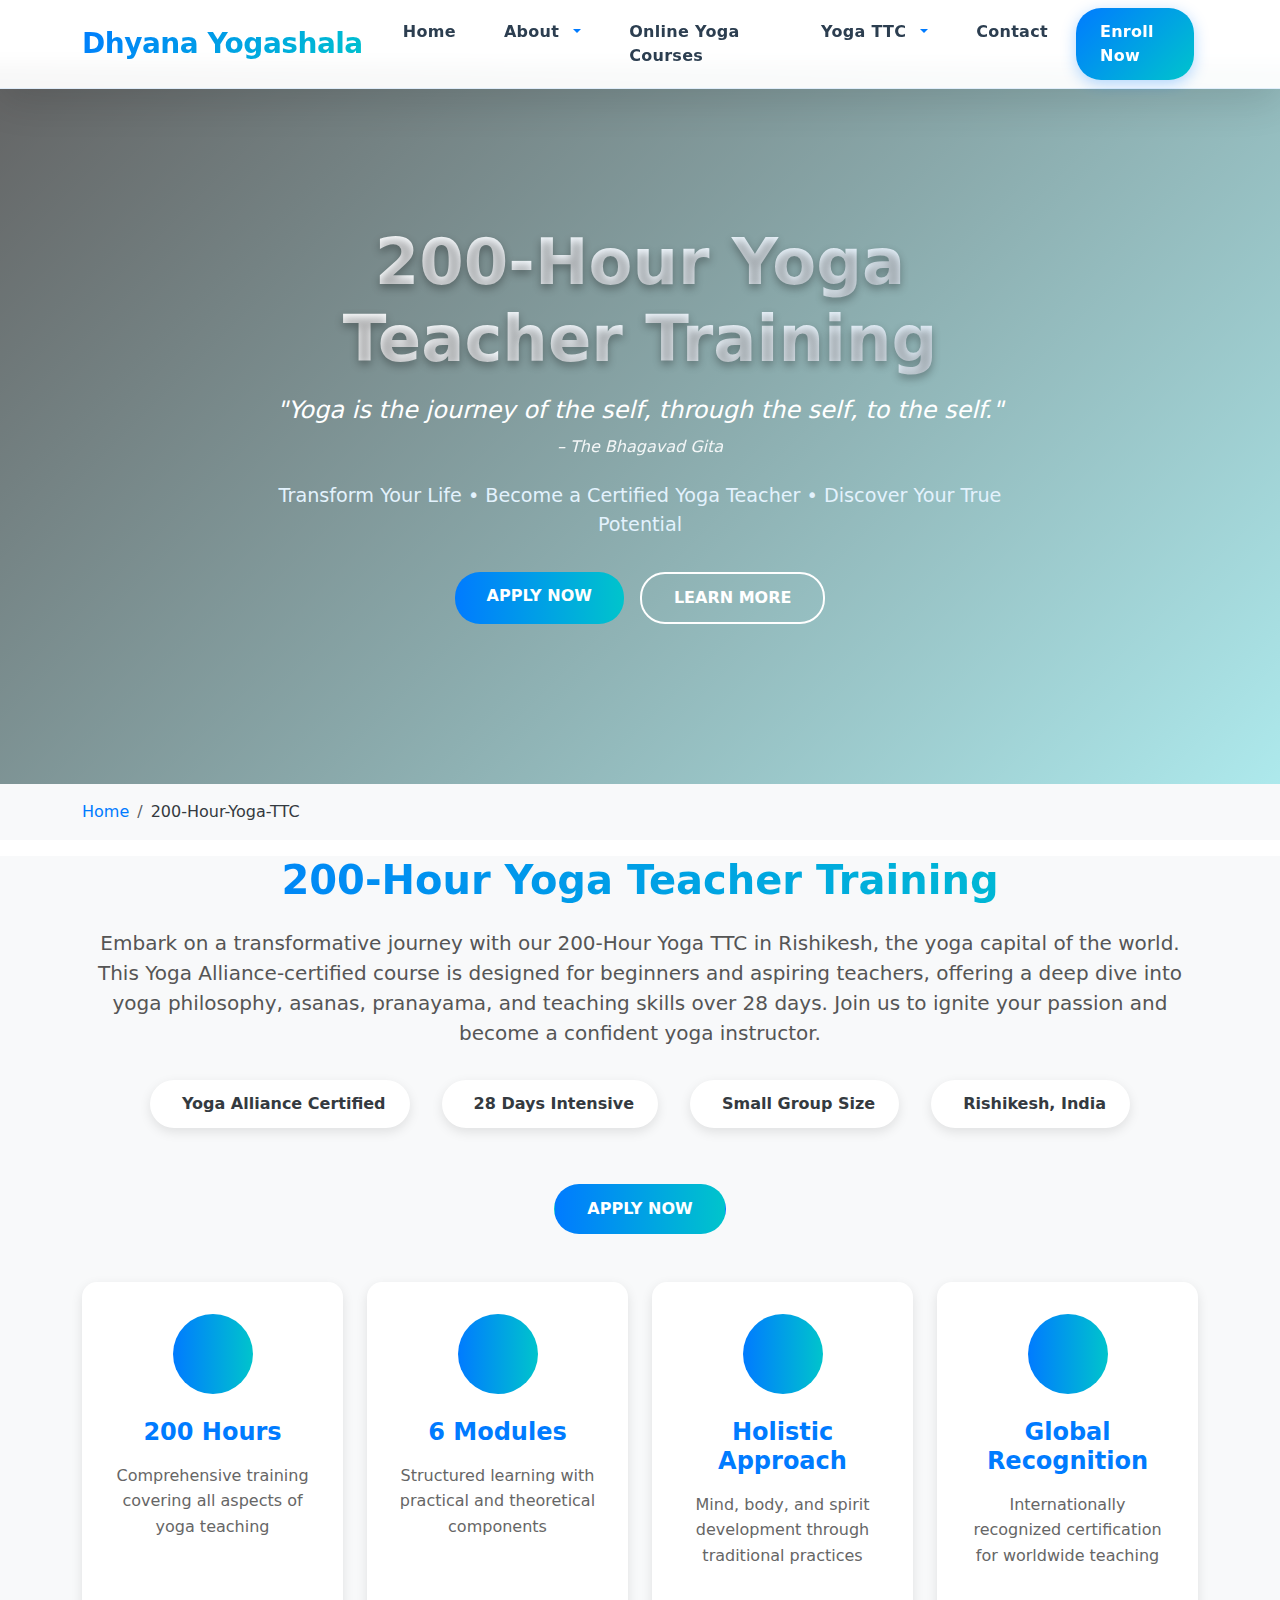
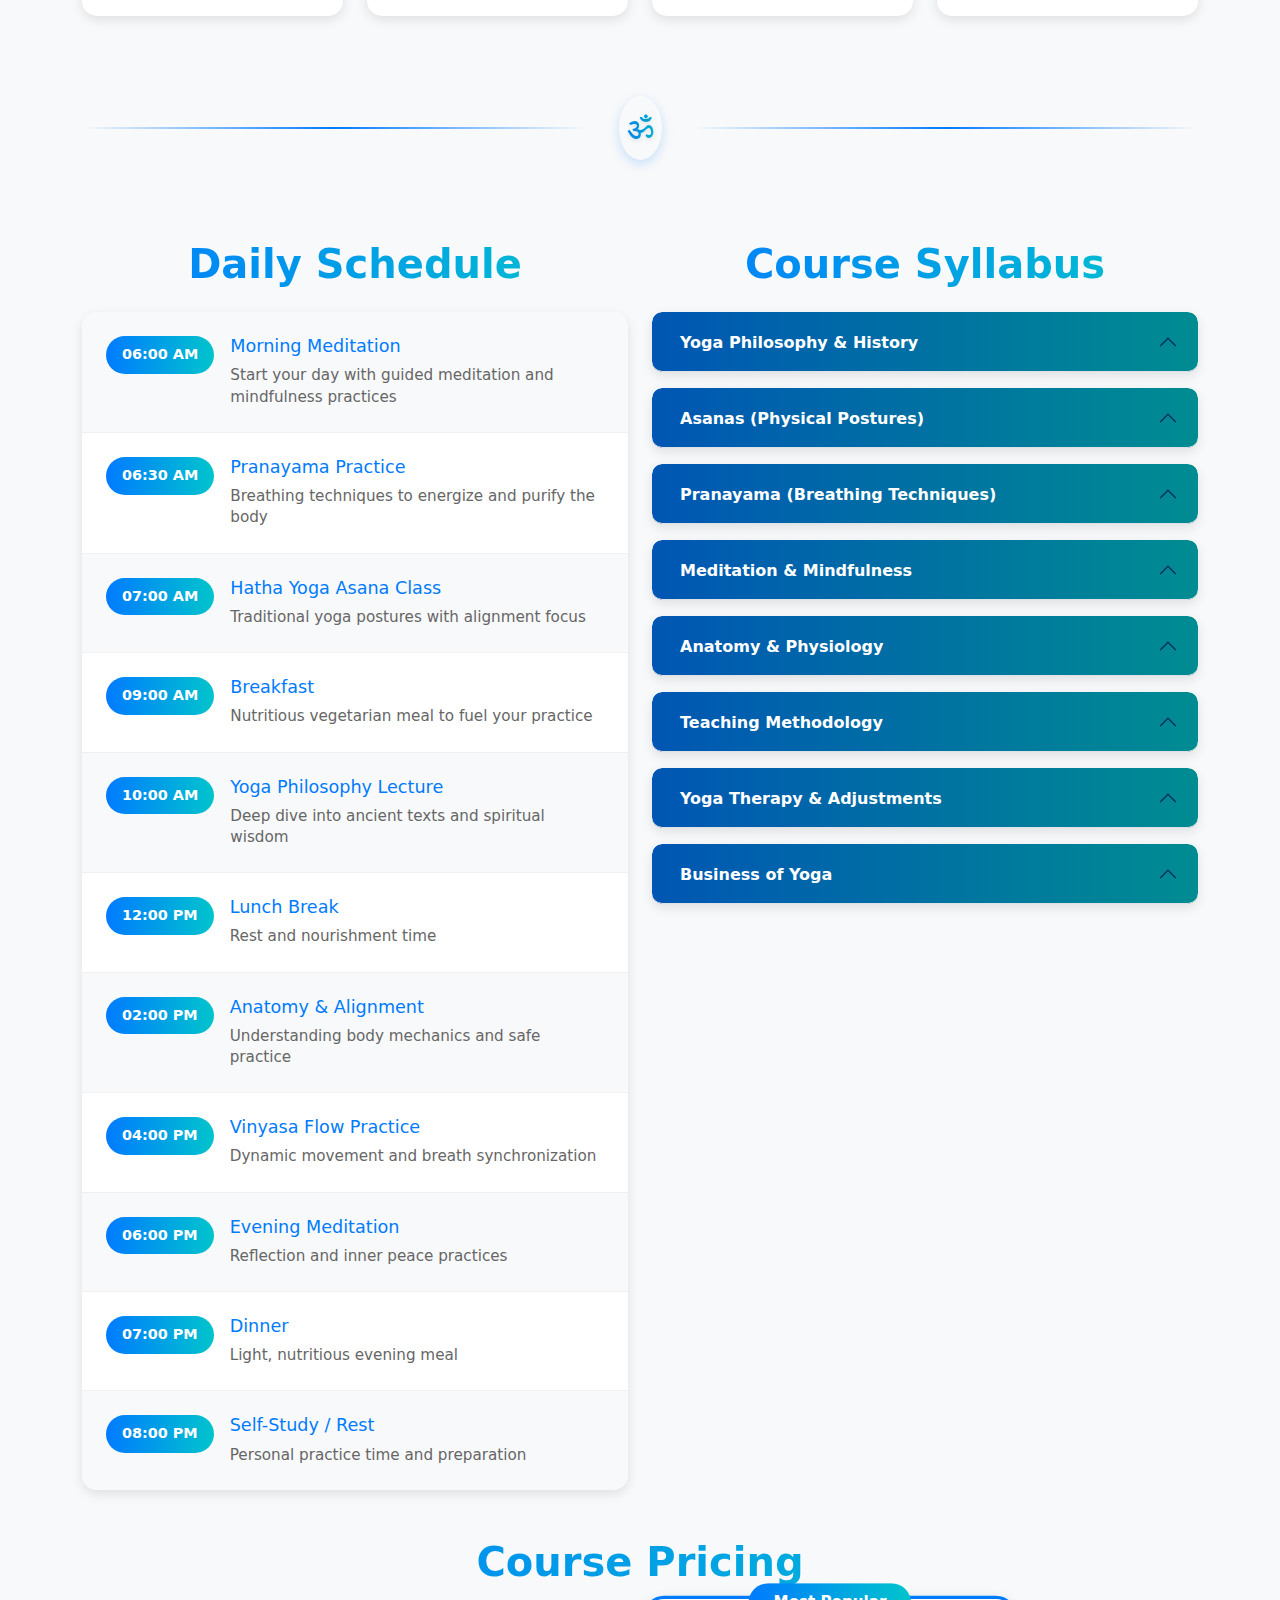
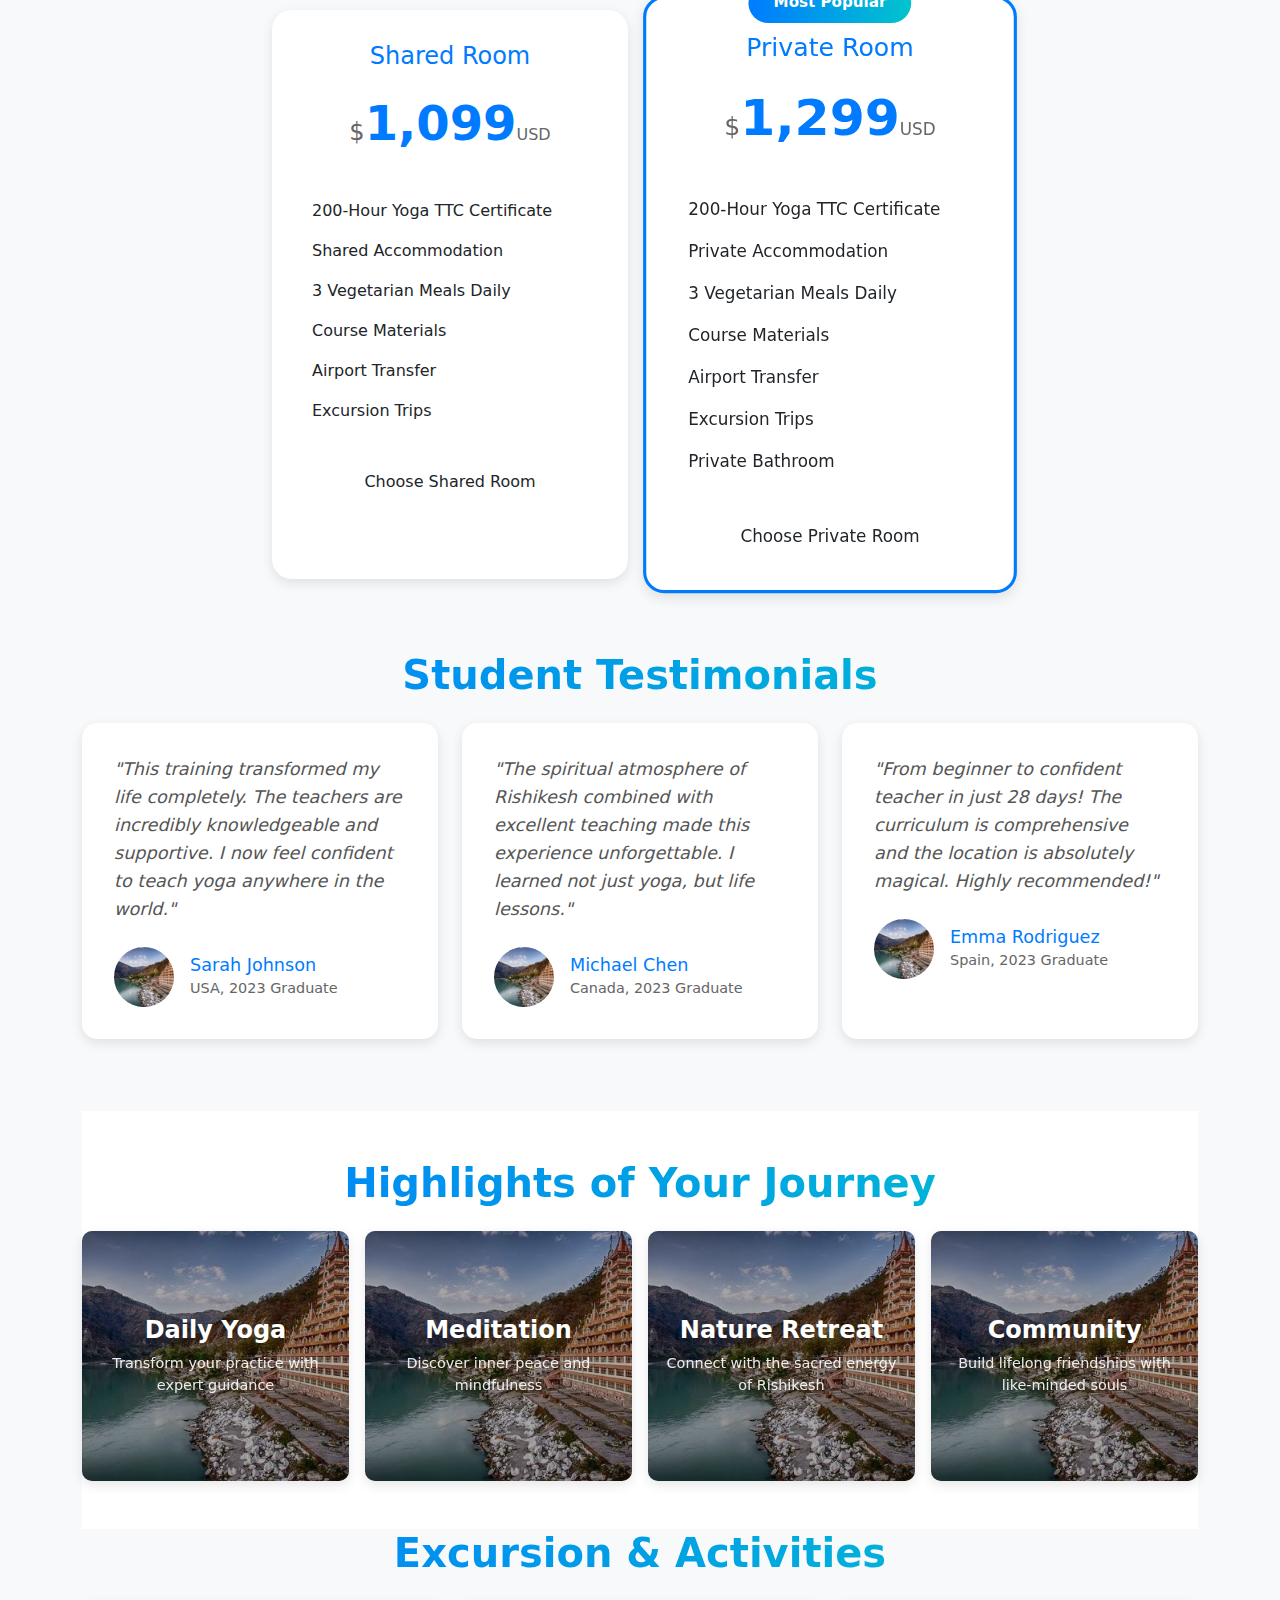
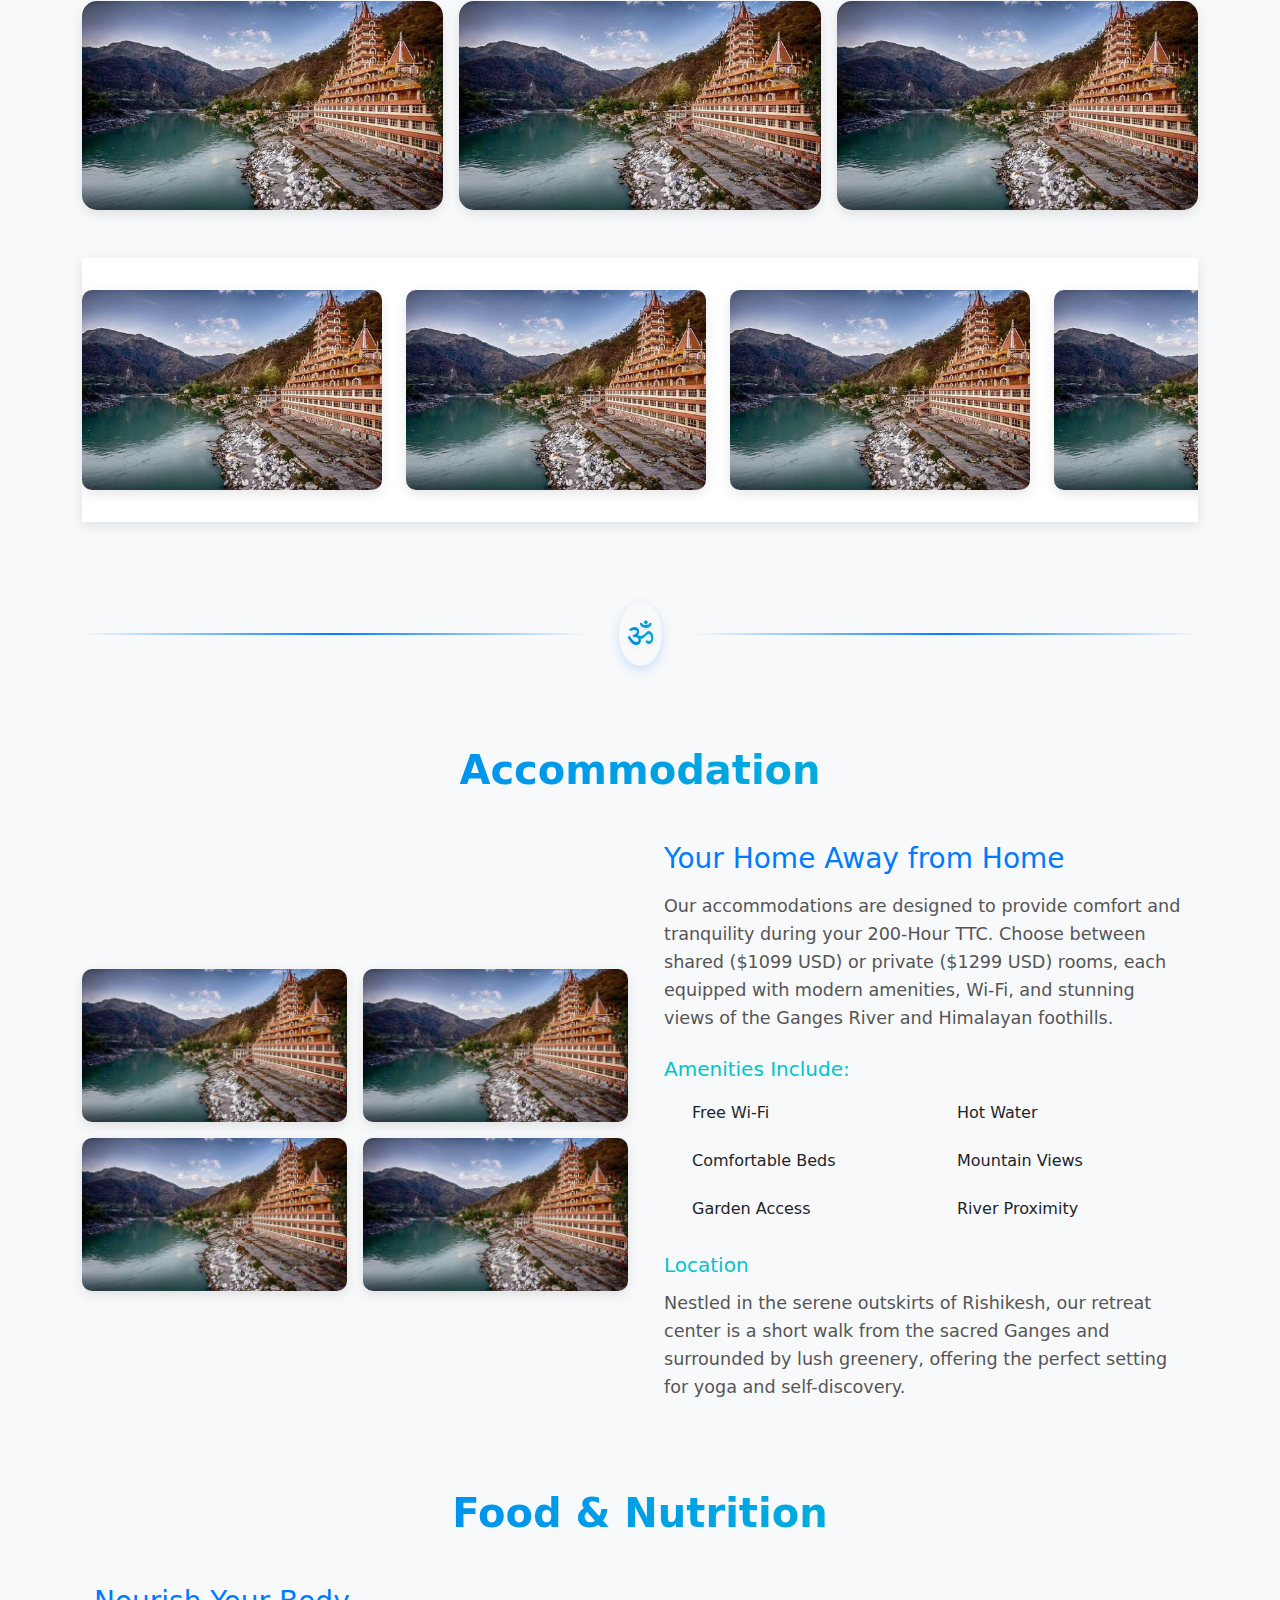
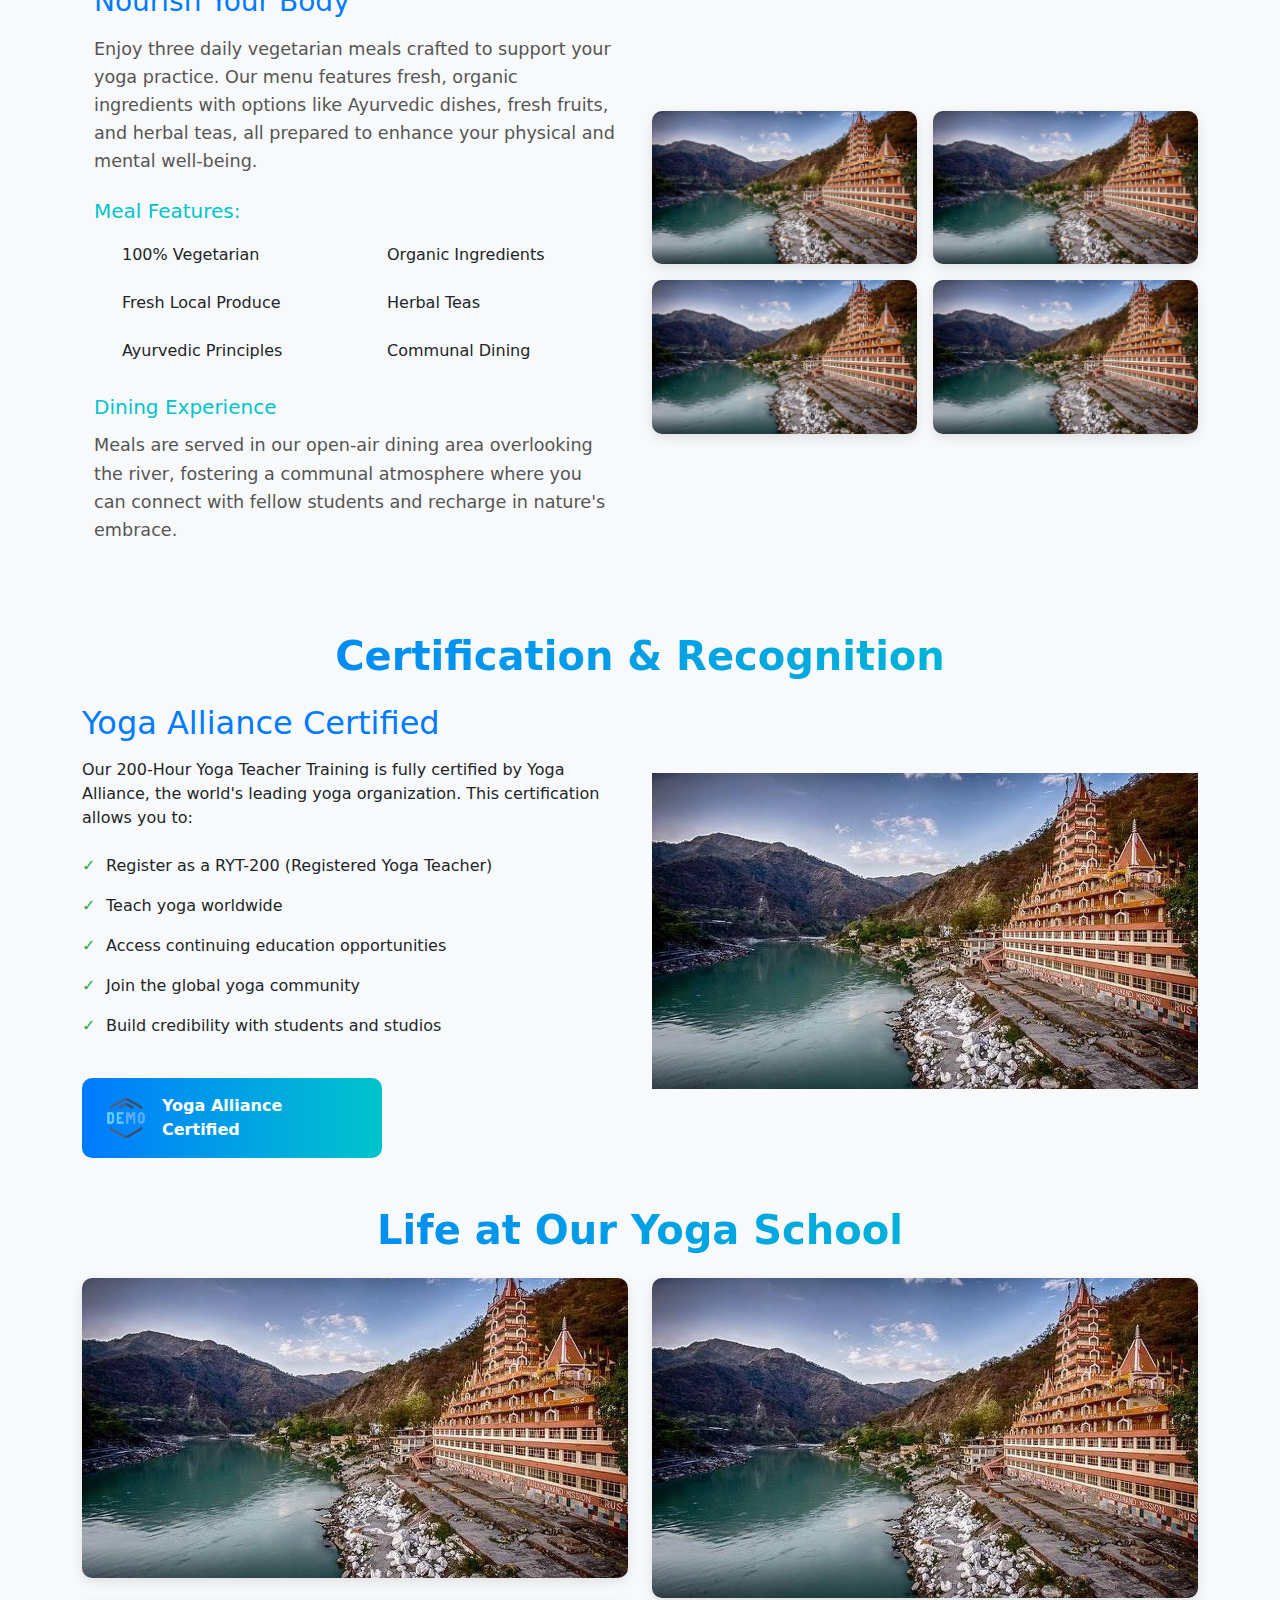
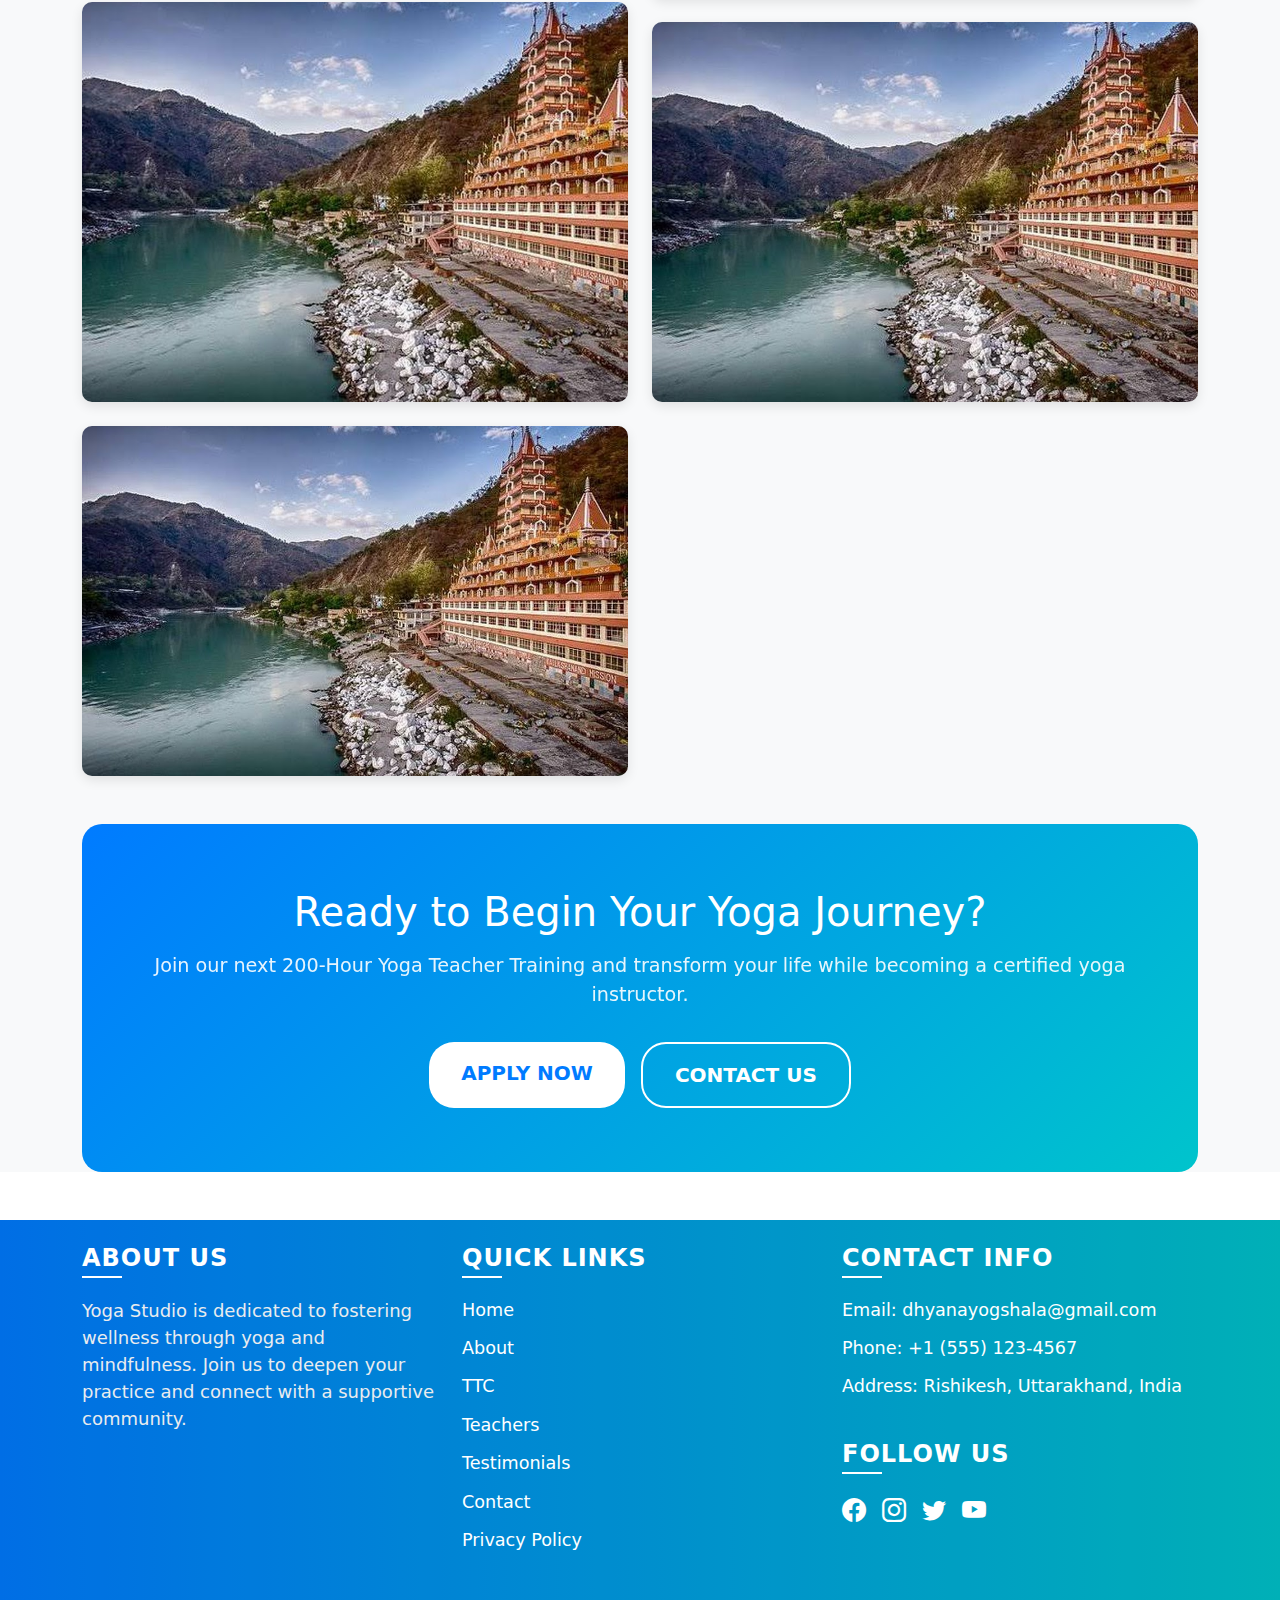
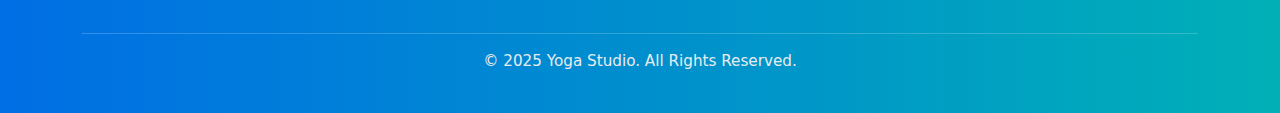
<file: yoga-teacher-training/rishikesh/200-hours-yoga-ttc/index.html>
<!DOCTYPE html><html lang="en" data-critters-container><head>
  <meta charset="utf-8">
  <title>Yoga Studio</title>
  <meta name="description" content>
  <meta name="keywords" content>
  <meta name="robots" content="index, follow">
  <!-- Open Graph -->
  <meta property="og:title" content="Yoga Studio">
  <meta property="og:description" content>
  <meta property="og:url" content="undefined">
  <meta property="og:type" content="website">
  <meta property="og:image" content="https://yourdomain.com/assets/images/og-image.jpg">
  <!-- Twitter Card -->
  <meta name="twitter:card" content="summary">
  <meta name="twitter:title" content="Yoga Studio">
  <meta name="twitter:description" content>
  <meta name="twitter:image" content="https://yourdomain.com/assets/images/og-image.jpg">
  <meta name="twitter:site" content="@YourTwitterHandle"> <!-- Replace with your handle -->
  <!-- Canonical -->
  <!-- <link rel="canonical" href=""> -->
  <link rel="canonical" href="undefined">
  <!-- Structured Data Placeholder -->
  <script type="application/ld+json"></script>
  
  <base href="/">
  <meta name="viewport" content="width=device-width, initial-scale=1">
  <link rel="icon" type="image/x-icon" href="favicon.ico">
  <!-- Bootstrap Icons -->
  <!-- <link rel="stylesheet" href="https://cdn.jsdelivr.net/npm/bootstrap-icons@1.11.1/font/bootstrap-icons.css"> -->
  <!-- Font Awesome -->
  <!-- <link rel="stylesheet" href="https://cdnjs.cloudflare.com/ajax/libs/font-awesome/6.4.0/css/all.min.css"> -->
<style>@charset "UTF-8";body{margin:0;font-family:Arial,sans-serif}html{scroll-behavior:smooth}section{scroll-margin-top:70px}.navbar{background:#fffffff2;backdrop-filter:blur(10px);-webkit-backdrop-filter:blur(10px);box-shadow:0 8px 32px #00000014;padding:1rem 1.5rem;transition:all .3s cubic-bezier(.4,0,.2,1);border-bottom:1px solid rgba(0,123,255,.1)}.navbar.fixed-top{z-index:1030}.navbar:hover{box-shadow:0 12px 40px #0000001f}.navbar .navbar-brand{font-weight:800;font-size:1.75rem;background:linear-gradient(135deg,#007bff,#00c4cc,#007bff);background-size:200% 200%;-webkit-background-clip:text;background-clip:text;-webkit-text-fill-color:transparent;animation:gradientShift 3s ease-in-out infinite;text-decoration:none;letter-spacing:-.5px}.navbar .navbar-brand:hover{animation:gradientShift 1.5s ease-in-out infinite}@keyframes gradientShift{0%,to{background-position:0% 50%}50%{background-position:100% 50%}}.navbar .navbar-toggler{border:none;padding:.75rem;border-radius:8px;transition:all .3s ease}.navbar .navbar-toggler .navbar-toggler-icon{background-image:url("data:image/svg+xml,%3csvg xmlns='http://www.w3.org/2000/svg' viewBox='0 0 30 30'%3e%3cpath stroke='rgba(0, 123, 255, 0.9)' stroke-width='2.5' stroke-linecap='round' stroke-miterlimit='10' d='M4 7h22M4 15h22M4 23h22'/%3e%3c/svg%3e");transition:all .3s ease}.navbar .navbar-toggler:hover{background:#007bff1a;transform:scale(1.05)}.navbar .navbar-toggler:focus{outline:none;box-shadow:0 0 0 3px #007bff33}.navbar .navbar-nav .nav-item{margin:0 .25rem;position:relative}.navbar .navbar-nav .nav-item .nav-link{color:#2c3e50;font-size:1rem;font-weight:600;padding:.75rem 1.25rem;border-radius:12px;transition:all .3s cubic-bezier(.4,0,.2,1);position:relative;text-decoration:none;letter-spacing:.3px}.navbar .navbar-nav .nav-item .nav-link:before{content:"";position:absolute;bottom:0;left:50%;width:0;height:2px;background:linear-gradient(90deg,#007bff,#00c4cc);transition:all .3s ease;transform:translate(-50%)}.navbar .navbar-nav .nav-item .nav-link:hover{color:#007bff;background:#007bff14;transform:translateY(-2px)}.navbar .navbar-nav .nav-item .nav-link:hover:before{width:80%}.navbar .navbar-nav .nav-item .nav-link[href="/enroll-now"]{background:linear-gradient(135deg,#007bff,#00c4cc);color:#fff;font-weight:700;padding:.75rem 1.5rem;border-radius:25px;box-shadow:0 4px 15px #007bff4d;position:relative;overflow:hidden}.navbar .navbar-nav .nav-item .nav-link[href="/enroll-now"]:before{display:none}.navbar .navbar-nav .nav-item .nav-link[href="/enroll-now"]:after{content:"";position:absolute;top:0;left:-100%;width:100%;height:100%;background:linear-gradient(135deg,#0056b3,#009faf);transition:left .3s ease;z-index:-1}.navbar .navbar-nav .nav-item .nav-link[href="/enroll-now"]:hover{color:#fff;transform:translateY(-3px);box-shadow:0 8px 25px #007bff66}.navbar .navbar-nav .nav-item .nav-link[href="/enroll-now"]:hover:after{left:0}.navbar .navbar-nav .nav-item .nav-link[href="/enroll-now"]:active{transform:translateY(-1px);box-shadow:0 4px 15px #007bff4d}.navbar .navbar-nav .nav-item .nav-link.dropdown-toggle:after{border-top-color:#007bff;transition:all .3s ease;margin-left:.5rem}.navbar .navbar-nav .nav-item .nav-link:hover.dropdown-toggle:after{transform:rotate(180deg)}.navbar .navbar-nav .nav-item .dropdown-menu{background:#fffffff2;backdrop-filter:blur(10px);-webkit-backdrop-filter:blur(10px);border:1px solid rgba(0,123,255,.1);border-radius:16px;box-shadow:0 20px 40px #0000001a;margin-top:.5rem;padding:.75rem 0;animation:dropdownFadeIn .3s ease-out;min-width:220px}@keyframes dropdownFadeIn{0%{opacity:0;transform:translateY(-10px)}to{opacity:1;transform:translateY(0)}}.navbar .navbar-nav .nav-item .dropdown-menu .dropdown-item{color:#2c3e50;font-size:.95rem;font-weight:500;padding:.75rem 1.5rem;transition:all .3s ease;border-radius:8px;margin:0 .5rem;position:relative;overflow:hidden}.navbar .navbar-nav .nav-item .dropdown-menu .dropdown-item:before{content:"";position:absolute;left:-100%;top:0;width:100%;height:100%;background:linear-gradient(90deg,#007bff,#00c4cc);transition:left .3s ease;z-index:-1}.navbar .navbar-nav .nav-item .dropdown-menu .dropdown-item:hover{color:#fff;transform:translate(5px)}.navbar .navbar-nav .nav-item .dropdown-menu .dropdown-item:hover:before{left:0}@media (max-width: 991.98px){.navbar .navbar-nav{padding:1.5rem 0;background:#fffffffa;-webkit-backdrop-filter:blur(10px);backdrop-filter:blur(10px);border-radius:0 0 20px 20px;box-shadow:0 10px 30px #0000001a;margin-top:.5rem}.navbar .navbar-nav .nav-item{margin:.75rem 0}.navbar .navbar-nav .nav-item .nav-link{padding:1rem 1.5rem;text-align:center;border-radius:12px;margin:0 1rem}.navbar .navbar-nav .nav-item .nav-link:hover{background:#007bff1a;transform:none}.navbar .navbar-nav .nav-item .nav-link[href="/enroll-now"]{background:linear-gradient(135deg,#007bff,#00c4cc);color:#fff;font-weight:700;padding:1rem 2rem;border-radius:25px;box-shadow:0 4px 15px #007bff4d;margin:1rem}.navbar .navbar-nav .nav-item .nav-link[href="/enroll-now"]:hover{background:linear-gradient(135deg,#0056b3,#009faf);transform:scale(1.05);box-shadow:0 6px 20px #007bff66}.navbar .navbar-nav .nav-item .dropdown-menu{background:#f8f9faf2;text-align:center;box-shadow:none;border:1px solid rgba(0,123,255,.1);margin:.5rem 1rem}.navbar .navbar-nav .nav-item .dropdown-menu .dropdown-item{margin:.25rem .5rem;text-align:center}}@media (max-width: 575.98px){.navbar .navbar-nav{padding:1rem}}.divider-section{display:flex;align-items:center;justify-content:center;padding:2rem 0;background:#f8f9fa}.divider-section .divider-line{flex:1;height:2px;background:linear-gradient(90deg,#007bff,#00c4cc);position:relative;overflow:hidden}.divider-section .divider-line:before{content:"";position:absolute;top:0;left:-100%;width:100%;height:100%;background:#ffffff80;animation:shine 3s infinite linear}.divider-section .divider-icon{margin:0 1.5rem;font-size:40px;font-family:Arial,sans-serif;background:linear-gradient(90deg,#007bff,#00c4cc);-webkit-background-clip:text;background-clip:text;-webkit-text-fill-color:transparent;text-shadow:0 2px 4px rgba(0,0,0,.1);transition:transform .3s ease}@keyframes shine{0%{left:-100%}20%{left:100%}to{left:100%}}:root{--bs-blue:#0d6efd;--bs-indigo:#6610f2;--bs-purple:#6f42c1;--bs-pink:#d63384;--bs-red:#dc3545;--bs-orange:#fd7e14;--bs-yellow:#ffc107;--bs-green:#198754;--bs-teal:#20c997;--bs-cyan:#0dcaf0;--bs-black:#000;--bs-white:#fff;--bs-gray:#6c757d;--bs-gray-dark:#343a40;--bs-gray-100:#f8f9fa;--bs-gray-200:#e9ecef;--bs-gray-300:#dee2e6;--bs-gray-400:#ced4da;--bs-gray-500:#adb5bd;--bs-gray-600:#6c757d;--bs-gray-700:#495057;--bs-gray-800:#343a40;--bs-gray-900:#212529;--bs-primary:#0d6efd;--bs-secondary:#6c757d;--bs-success:#198754;--bs-info:#0dcaf0;--bs-warning:#ffc107;--bs-danger:#dc3545;--bs-light:#f8f9fa;--bs-dark:#212529;--bs-primary-rgb:13,110,253;--bs-secondary-rgb:108,117,125;--bs-success-rgb:25,135,84;--bs-info-rgb:13,202,240;--bs-warning-rgb:255,193,7;--bs-danger-rgb:220,53,69;--bs-light-rgb:248,249,250;--bs-dark-rgb:33,37,41;--bs-primary-text-emphasis:#052c65;--bs-secondary-text-emphasis:#2b2f32;--bs-success-text-emphasis:#0a3622;--bs-info-text-emphasis:#055160;--bs-warning-text-emphasis:#664d03;--bs-danger-text-emphasis:#58151c;--bs-light-text-emphasis:#495057;--bs-dark-text-emphasis:#495057;--bs-primary-bg-subtle:#cfe2ff;--bs-secondary-bg-subtle:#e2e3e5;--bs-success-bg-subtle:#d1e7dd;--bs-info-bg-subtle:#cff4fc;--bs-warning-bg-subtle:#fff3cd;--bs-danger-bg-subtle:#f8d7da;--bs-light-bg-subtle:#fcfcfd;--bs-dark-bg-subtle:#ced4da;--bs-primary-border-subtle:#9ec5fe;--bs-secondary-border-subtle:#c4c8cb;--bs-success-border-subtle:#a3cfbb;--bs-info-border-subtle:#9eeaf9;--bs-warning-border-subtle:#ffe69c;--bs-danger-border-subtle:#f1aeb5;--bs-light-border-subtle:#e9ecef;--bs-dark-border-subtle:#adb5bd;--bs-white-rgb:255,255,255;--bs-black-rgb:0,0,0;--bs-font-sans-serif:system-ui,-apple-system,"Segoe UI",Roboto,"Helvetica Neue","Noto Sans","Liberation Sans",Arial,sans-serif,"Apple Color Emoji","Segoe UI Emoji","Segoe UI Symbol","Noto Color Emoji";--bs-font-monospace:SFMono-Regular,Menlo,Monaco,Consolas,"Liberation Mono","Courier New",monospace;--bs-gradient:linear-gradient(180deg, rgba(255, 255, 255, .15), rgba(255, 255, 255, 0));--bs-body-font-family:var(--bs-font-sans-serif);--bs-body-font-size:1rem;--bs-body-font-weight:400;--bs-body-line-height:1.5;--bs-body-color:#212529;--bs-body-color-rgb:33,37,41;--bs-body-bg:#fff;--bs-body-bg-rgb:255,255,255;--bs-emphasis-color:#000;--bs-emphasis-color-rgb:0,0,0;--bs-secondary-color:rgba(33, 37, 41, .75);--bs-secondary-color-rgb:33,37,41;--bs-secondary-bg:#e9ecef;--bs-secondary-bg-rgb:233,236,239;--bs-tertiary-color:rgba(33, 37, 41, .5);--bs-tertiary-color-rgb:33,37,41;--bs-tertiary-bg:#f8f9fa;--bs-tertiary-bg-rgb:248,249,250;--bs-heading-color:inherit;--bs-link-color:#0d6efd;--bs-link-color-rgb:13,110,253;--bs-link-decoration:underline;--bs-link-hover-color:#0a58ca;--bs-link-hover-color-rgb:10,88,202;--bs-code-color:#d63384;--bs-highlight-color:#212529;--bs-highlight-bg:#fff3cd;--bs-border-width:1px;--bs-border-style:solid;--bs-border-color:#dee2e6;--bs-border-color-translucent:rgba(0, 0, 0, .175);--bs-border-radius:.375rem;--bs-border-radius-sm:.25rem;--bs-border-radius-lg:.5rem;--bs-border-radius-xl:1rem;--bs-border-radius-xxl:2rem;--bs-border-radius-2xl:var(--bs-border-radius-xxl);--bs-border-radius-pill:50rem;--bs-box-shadow:0 .5rem 1rem rgba(0, 0, 0, .15);--bs-box-shadow-sm:0 .125rem .25rem rgba(0, 0, 0, .075);--bs-box-shadow-lg:0 1rem 3rem rgba(0, 0, 0, .175);--bs-box-shadow-inset:inset 0 1px 2px rgba(0, 0, 0, .075);--bs-focus-ring-width:.25rem;--bs-focus-ring-opacity:.25;--bs-focus-ring-color:rgba(13, 110, 253, .25);--bs-form-valid-color:#198754;--bs-form-valid-border-color:#198754;--bs-form-invalid-color:#dc3545;--bs-form-invalid-border-color:#dc3545}*,:after,:before{box-sizing:border-box}@media (prefers-reduced-motion:no-preference){:root{scroll-behavior:smooth}}body{margin:0;font-family:var(--bs-body-font-family);font-size:var(--bs-body-font-size);font-weight:var(--bs-body-font-weight);line-height:var(--bs-body-line-height);color:var(--bs-body-color);text-align:var(--bs-body-text-align);background-color:var(--bs-body-bg);-webkit-text-size-adjust:100%;-webkit-tap-highlight-color:transparent}h1,h2,h3,h4,h5{margin-top:0;margin-bottom:.5rem;font-weight:500;line-height:1.2;color:var(--bs-heading-color)}h1{font-size:calc(1.375rem + 1.5vw)}@media (min-width:1200px){h1{font-size:2.5rem}}h2{font-size:calc(1.325rem + .9vw)}@media (min-width:1200px){h2{font-size:2rem}}h3{font-size:calc(1.3rem + .6vw)}@media (min-width:1200px){h3{font-size:1.75rem}}h4{font-size:calc(1.275rem + .3vw)}@media (min-width:1200px){h4{font-size:1.5rem}}h5{font-size:1.25rem}p{margin-top:0;margin-bottom:1rem}ol,ul{padding-left:2rem}ol,ul{margin-top:0;margin-bottom:1rem}ul ul{margin-bottom:0}blockquote{margin:0 0 1rem}a{color:rgba(var(--bs-link-color-rgb),var(--bs-link-opacity,1));text-decoration:underline}a:hover{--bs-link-color-rgb:var(--bs-link-hover-color-rgb)}img{vertical-align:middle}button{border-radius:0}button:focus:not(:focus-visible){outline:0}button{margin:0;font-family:inherit;font-size:inherit;line-height:inherit}button{text-transform:none}[role=button]{cursor:pointer}[type=button],button{-webkit-appearance:button}[type=button]:not(:disabled),button:not(:disabled){cursor:pointer}.lead{font-size:1.25rem;font-weight:300}.list-unstyled{padding-left:0;list-style:none}.img-fluid{max-width:100%;height:auto}.container{--bs-gutter-x:1.5rem;--bs-gutter-y:0;width:100%;padding-right:calc(var(--bs-gutter-x) * .5);padding-left:calc(var(--bs-gutter-x) * .5);margin-right:auto;margin-left:auto}@media (min-width:576px){.container{max-width:540px}}@media (min-width:768px){.container{max-width:720px}}@media (min-width:992px){.container{max-width:960px}}@media (min-width:1200px){.container{max-width:1140px}}@media (min-width:1400px){.container{max-width:1320px}}:root{--bs-breakpoint-xs:0;--bs-breakpoint-sm:576px;--bs-breakpoint-md:768px;--bs-breakpoint-lg:992px;--bs-breakpoint-xl:1200px;--bs-breakpoint-xxl:1400px}.row{--bs-gutter-x:1.5rem;--bs-gutter-y:0;display:flex;flex-wrap:wrap;margin-top:calc(-1 * var(--bs-gutter-y));margin-right:calc(-.5 * var(--bs-gutter-x));margin-left:calc(-.5 * var(--bs-gutter-x))}.row>*{flex-shrink:0;width:100%;max-width:100%;padding-right:calc(var(--bs-gutter-x) * .5);padding-left:calc(var(--bs-gutter-x) * .5);margin-top:var(--bs-gutter-y)}.col-6{flex:0 0 auto;width:50%}.col-12{flex:0 0 auto;width:100%}.g-3{--bs-gutter-x:1rem}.g-3{--bs-gutter-y:1rem}.g-4{--bs-gutter-x:1.5rem}.g-4{--bs-gutter-y:1.5rem}@media (min-width:576px){.col-sm-6{flex:0 0 auto;width:50%}}@media (min-width:768px){.col-md-3{flex:0 0 auto;width:25%}.col-md-4{flex:0 0 auto;width:33.33333333%}.col-md-6{flex:0 0 auto;width:50%}}@media (min-width:992px){.col-lg-3{flex:0 0 auto;width:25%}.col-lg-4{flex:0 0 auto;width:33.33333333%}.col-lg-6{flex:0 0 auto;width:50%}}.btn{--bs-btn-padding-x:.75rem;--bs-btn-padding-y:.375rem;--bs-btn-font-family: ;--bs-btn-font-size:1rem;--bs-btn-font-weight:400;--bs-btn-line-height:1.5;--bs-btn-color:var(--bs-body-color);--bs-btn-bg:transparent;--bs-btn-border-width:var(--bs-border-width);--bs-btn-border-color:transparent;--bs-btn-border-radius:var(--bs-border-radius);--bs-btn-hover-border-color:transparent;--bs-btn-box-shadow:inset 0 1px 0 rgba(255, 255, 255, .15),0 1px 1px rgba(0, 0, 0, .075);--bs-btn-disabled-opacity:.65;--bs-btn-focus-box-shadow:0 0 0 .25rem rgba(var(--bs-btn-focus-shadow-rgb), .5);display:inline-block;padding:var(--bs-btn-padding-y) var(--bs-btn-padding-x);font-family:var(--bs-btn-font-family);font-size:var(--bs-btn-font-size);font-weight:var(--bs-btn-font-weight);line-height:var(--bs-btn-line-height);color:var(--bs-btn-color);text-align:center;text-decoration:none;vertical-align:middle;cursor:pointer;-webkit-user-select:none;-moz-user-select:none;user-select:none;border:var(--bs-btn-border-width) solid var(--bs-btn-border-color);border-radius:var(--bs-btn-border-radius);background-color:var(--bs-btn-bg);transition:color .15s ease-in-out,background-color .15s ease-in-out,border-color .15s ease-in-out,box-shadow .15s ease-in-out}@media (prefers-reduced-motion:reduce){.btn{transition:none}}.btn:hover{color:var(--bs-btn-hover-color);background-color:var(--bs-btn-hover-bg);border-color:var(--bs-btn-hover-border-color)}.btn:focus-visible{color:var(--bs-btn-hover-color);background-color:var(--bs-btn-hover-bg);border-color:var(--bs-btn-hover-border-color);outline:0;box-shadow:var(--bs-btn-focus-box-shadow)}.btn:first-child:active,:not(.btn-check)+.btn:active{color:var(--bs-btn-active-color);background-color:var(--bs-btn-active-bg);border-color:var(--bs-btn-active-border-color)}.btn:first-child:active:focus-visible,:not(.btn-check)+.btn:active:focus-visible{box-shadow:var(--bs-btn-focus-box-shadow)}.btn:disabled{color:var(--bs-btn-disabled-color);pointer-events:none;background-color:var(--bs-btn-disabled-bg);border-color:var(--bs-btn-disabled-border-color);opacity:var(--bs-btn-disabled-opacity)}.btn-lg{--bs-btn-padding-y:.5rem;--bs-btn-padding-x:1rem;--bs-btn-font-size:1.25rem;--bs-btn-border-radius:var(--bs-border-radius-lg)}.collapse:not(.show){display:none}.dropdown{position:relative}.dropdown-toggle{white-space:nowrap}.dropdown-toggle:after{display:inline-block;margin-left:.255em;vertical-align:.255em;content:"";border-top:.3em solid;border-right:.3em solid transparent;border-bottom:0;border-left:.3em solid transparent}.dropdown-toggle:empty:after{margin-left:0}.dropdown-menu{--bs-dropdown-zindex:1000;--bs-dropdown-min-width:10rem;--bs-dropdown-padding-x:0;--bs-dropdown-padding-y:.5rem;--bs-dropdown-spacer:.125rem;--bs-dropdown-font-size:1rem;--bs-dropdown-color:var(--bs-body-color);--bs-dropdown-bg:var(--bs-body-bg);--bs-dropdown-border-color:var(--bs-border-color-translucent);--bs-dropdown-border-radius:var(--bs-border-radius);--bs-dropdown-border-width:var(--bs-border-width);--bs-dropdown-inner-border-radius:calc(var(--bs-border-radius) - var(--bs-border-width));--bs-dropdown-divider-bg:var(--bs-border-color-translucent);--bs-dropdown-divider-margin-y:.5rem;--bs-dropdown-box-shadow:var(--bs-box-shadow);--bs-dropdown-link-color:var(--bs-body-color);--bs-dropdown-link-hover-color:var(--bs-body-color);--bs-dropdown-link-hover-bg:var(--bs-tertiary-bg);--bs-dropdown-link-active-color:#fff;--bs-dropdown-link-active-bg:#0d6efd;--bs-dropdown-link-disabled-color:var(--bs-tertiary-color);--bs-dropdown-item-padding-x:1rem;--bs-dropdown-item-padding-y:.25rem;--bs-dropdown-header-color:#6c757d;--bs-dropdown-header-padding-x:1rem;--bs-dropdown-header-padding-y:.5rem;position:absolute;z-index:var(--bs-dropdown-zindex);display:none;min-width:var(--bs-dropdown-min-width);padding:var(--bs-dropdown-padding-y) var(--bs-dropdown-padding-x);margin:0;font-size:var(--bs-dropdown-font-size);color:var(--bs-dropdown-color);text-align:left;list-style:none;background-color:var(--bs-dropdown-bg);background-clip:padding-box;border:var(--bs-dropdown-border-width) solid var(--bs-dropdown-border-color);border-radius:var(--bs-dropdown-border-radius)}.dropdown-item{display:block;width:100%;padding:var(--bs-dropdown-item-padding-y) var(--bs-dropdown-item-padding-x);clear:both;font-weight:400;color:var(--bs-dropdown-link-color);text-align:inherit;text-decoration:none;white-space:nowrap;background-color:transparent;border:0;border-radius:var(--bs-dropdown-item-border-radius,0)}.dropdown-item:focus,.dropdown-item:hover{color:var(--bs-dropdown-link-hover-color);background-color:var(--bs-dropdown-link-hover-bg)}.dropdown-item:active{color:var(--bs-dropdown-link-active-color);text-decoration:none;background-color:var(--bs-dropdown-link-active-bg)}.dropdown-item:disabled{color:var(--bs-dropdown-link-disabled-color);pointer-events:none;background-color:transparent}.nav-link{display:block;padding:var(--bs-nav-link-padding-y) var(--bs-nav-link-padding-x);font-size:var(--bs-nav-link-font-size);font-weight:var(--bs-nav-link-font-weight);color:var(--bs-nav-link-color);text-decoration:none;background:0 0;border:0;transition:color .15s ease-in-out,background-color .15s ease-in-out,border-color .15s ease-in-out}@media (prefers-reduced-motion:reduce){.nav-link{transition:none}}.nav-link:focus,.nav-link:hover{color:var(--bs-nav-link-hover-color)}.nav-link:focus-visible{outline:0;box-shadow:0 0 0 .25rem #0d6efd40}.nav-link:disabled{color:var(--bs-nav-link-disabled-color);pointer-events:none;cursor:default}.navbar{--bs-navbar-padding-x:0;--bs-navbar-padding-y:.5rem;--bs-navbar-color:rgba(var(--bs-emphasis-color-rgb), .65);--bs-navbar-hover-color:rgba(var(--bs-emphasis-color-rgb), .8);--bs-navbar-disabled-color:rgba(var(--bs-emphasis-color-rgb), .3);--bs-navbar-active-color:rgba(var(--bs-emphasis-color-rgb), 1);--bs-navbar-brand-padding-y:.3125rem;--bs-navbar-brand-margin-end:1rem;--bs-navbar-brand-font-size:1.25rem;--bs-navbar-brand-color:rgba(var(--bs-emphasis-color-rgb), 1);--bs-navbar-brand-hover-color:rgba(var(--bs-emphasis-color-rgb), 1);--bs-navbar-nav-link-padding-x:.5rem;--bs-navbar-toggler-padding-y:.25rem;--bs-navbar-toggler-padding-x:.75rem;--bs-navbar-toggler-font-size:1.25rem;--bs-navbar-toggler-icon-bg:url("data:image/svg+xml,%3csvg xmlns='http://www.w3.org/2000/svg' viewBox='0 0 30 30'%3e%3cpath stroke='rgba%2833, 37, 41, 0.75%29' stroke-linecap='round' stroke-miterlimit='10' stroke-width='2' d='M4 7h22M4 15h22M4 23h22'/%3e%3c/svg%3e");--bs-navbar-toggler-border-color:rgba(var(--bs-emphasis-color-rgb), .15);--bs-navbar-toggler-border-radius:var(--bs-border-radius);--bs-navbar-toggler-focus-width:.25rem;--bs-navbar-toggler-transition:box-shadow .15s ease-in-out;position:relative;display:flex;flex-wrap:wrap;align-items:center;justify-content:space-between;padding:var(--bs-navbar-padding-y) var(--bs-navbar-padding-x)}.navbar>.container{display:flex;flex-wrap:inherit;align-items:center;justify-content:space-between}.navbar-brand{padding-top:var(--bs-navbar-brand-padding-y);padding-bottom:var(--bs-navbar-brand-padding-y);margin-right:var(--bs-navbar-brand-margin-end);font-size:var(--bs-navbar-brand-font-size);color:var(--bs-navbar-brand-color);text-decoration:none;white-space:nowrap}.navbar-brand:focus,.navbar-brand:hover{color:var(--bs-navbar-brand-hover-color)}.navbar-nav{--bs-nav-link-padding-x:0;--bs-nav-link-padding-y:.5rem;--bs-nav-link-font-weight: ;--bs-nav-link-color:var(--bs-navbar-color);--bs-nav-link-hover-color:var(--bs-navbar-hover-color);--bs-nav-link-disabled-color:var(--bs-navbar-disabled-color);display:flex;flex-direction:column;padding-left:0;margin-bottom:0;list-style:none}.navbar-nav .dropdown-menu{position:static}.navbar-collapse{flex-basis:100%;flex-grow:1;align-items:center}.navbar-toggler{padding:var(--bs-navbar-toggler-padding-y) var(--bs-navbar-toggler-padding-x);font-size:var(--bs-navbar-toggler-font-size);line-height:1;color:var(--bs-navbar-color);background-color:transparent;border:var(--bs-border-width) solid var(--bs-navbar-toggler-border-color);border-radius:var(--bs-navbar-toggler-border-radius);transition:var(--bs-navbar-toggler-transition)}@media (prefers-reduced-motion:reduce){.navbar-toggler{transition:none}}.navbar-toggler:hover{text-decoration:none}.navbar-toggler:focus{text-decoration:none;outline:0;box-shadow:0 0 0 var(--bs-navbar-toggler-focus-width)}.navbar-toggler-icon{display:inline-block;width:1.5em;height:1.5em;vertical-align:middle;background-image:var(--bs-navbar-toggler-icon-bg);background-repeat:no-repeat;background-position:center;background-size:100%}@media (min-width:992px){.navbar-expand-lg{flex-wrap:nowrap;justify-content:flex-start}.navbar-expand-lg .navbar-nav{flex-direction:row}.navbar-expand-lg .navbar-nav .dropdown-menu{position:absolute}.navbar-expand-lg .navbar-nav .nav-link{padding-right:var(--bs-navbar-nav-link-padding-x);padding-left:var(--bs-navbar-nav-link-padding-x)}.navbar-expand-lg .navbar-collapse{display:flex!important;flex-basis:auto}.navbar-expand-lg .navbar-toggler{display:none}}.accordion{--bs-accordion-color:var(--bs-body-color);--bs-accordion-bg:var(--bs-body-bg);--bs-accordion-transition:color .15s ease-in-out,background-color .15s ease-in-out,border-color .15s ease-in-out,box-shadow .15s ease-in-out,border-radius .15s ease;--bs-accordion-border-color:var(--bs-border-color);--bs-accordion-border-width:var(--bs-border-width);--bs-accordion-border-radius:var(--bs-border-radius);--bs-accordion-inner-border-radius:calc(var(--bs-border-radius) - (var(--bs-border-width)));--bs-accordion-btn-padding-x:1.25rem;--bs-accordion-btn-padding-y:1rem;--bs-accordion-btn-color:var(--bs-body-color);--bs-accordion-btn-bg:var(--bs-accordion-bg);--bs-accordion-btn-icon:url("data:image/svg+xml,%3csvg xmlns='http://www.w3.org/2000/svg' viewBox='0 0 16 16' fill='none' stroke='%23212529' stroke-linecap='round' stroke-linejoin='round'%3e%3cpath d='M2 5L8 11L14 5'/%3e%3c/svg%3e");--bs-accordion-btn-icon-width:1.25rem;--bs-accordion-btn-icon-transform:rotate(-180deg);--bs-accordion-btn-icon-transition:transform .2s ease-in-out;--bs-accordion-btn-active-icon:url("data:image/svg+xml,%3csvg xmlns='http://www.w3.org/2000/svg' viewBox='0 0 16 16' fill='none' stroke='%23052c65' stroke-linecap='round' stroke-linejoin='round'%3e%3cpath d='M2 5L8 11L14 5'/%3e%3c/svg%3e");--bs-accordion-btn-focus-box-shadow:0 0 0 .25rem rgba(13, 110, 253, .25);--bs-accordion-body-padding-x:1.25rem;--bs-accordion-body-padding-y:1rem;--bs-accordion-active-color:var(--bs-primary-text-emphasis);--bs-accordion-active-bg:var(--bs-primary-bg-subtle)}.accordion-button{position:relative;display:flex;align-items:center;width:100%;padding:var(--bs-accordion-btn-padding-y) var(--bs-accordion-btn-padding-x);font-size:1rem;color:var(--bs-accordion-btn-color);text-align:left;background-color:var(--bs-accordion-btn-bg);border:0;border-radius:0;overflow-anchor:none;transition:var(--bs-accordion-transition)}@media (prefers-reduced-motion:reduce){.accordion-button{transition:none}}.accordion-button:not(.collapsed){color:var(--bs-accordion-active-color);background-color:var(--bs-accordion-active-bg);box-shadow:inset 0 calc(-1 * var(--bs-accordion-border-width)) 0 var(--bs-accordion-border-color)}.accordion-button:not(.collapsed):after{background-image:var(--bs-accordion-btn-active-icon);transform:var(--bs-accordion-btn-icon-transform)}.accordion-button:after{flex-shrink:0;width:var(--bs-accordion-btn-icon-width);height:var(--bs-accordion-btn-icon-width);margin-left:auto;content:"";background-image:var(--bs-accordion-btn-icon);background-repeat:no-repeat;background-size:var(--bs-accordion-btn-icon-width);transition:var(--bs-accordion-btn-icon-transition)}@media (prefers-reduced-motion:reduce){.accordion-button:after{transition:none}}.accordion-button:hover{z-index:2}.accordion-button:focus{z-index:3;outline:0;box-shadow:var(--bs-accordion-btn-focus-box-shadow)}.accordion-header{margin-bottom:0}.accordion-item{color:var(--bs-accordion-color);background-color:var(--bs-accordion-bg);border:var(--bs-accordion-border-width) solid var(--bs-accordion-border-color)}.accordion-item:first-of-type{border-top-left-radius:var(--bs-accordion-border-radius);border-top-right-radius:var(--bs-accordion-border-radius)}.accordion-item:first-of-type>.accordion-header .accordion-button{border-top-left-radius:var(--bs-accordion-inner-border-radius);border-top-right-radius:var(--bs-accordion-inner-border-radius)}.accordion-item:not(:first-of-type){border-top:0}.accordion-item:last-of-type{border-bottom-right-radius:var(--bs-accordion-border-radius);border-bottom-left-radius:var(--bs-accordion-border-radius)}.accordion-item:last-of-type>.accordion-collapse{border-bottom-right-radius:var(--bs-accordion-border-radius);border-bottom-left-radius:var(--bs-accordion-border-radius)}.accordion-body{padding:var(--bs-accordion-body-padding-y) var(--bs-accordion-body-padding-x)}.breadcrumb{--bs-breadcrumb-padding-x:0;--bs-breadcrumb-padding-y:0;--bs-breadcrumb-margin-bottom:1rem;--bs-breadcrumb-bg: ;--bs-breadcrumb-border-radius: ;--bs-breadcrumb-divider-color:var(--bs-secondary-color);--bs-breadcrumb-item-padding-x:.5rem;--bs-breadcrumb-item-active-color:var(--bs-secondary-color);display:flex;flex-wrap:wrap;padding:var(--bs-breadcrumb-padding-y) var(--bs-breadcrumb-padding-x);margin-bottom:var(--bs-breadcrumb-margin-bottom);font-size:var(--bs-breadcrumb-font-size);list-style:none;background-color:var(--bs-breadcrumb-bg);border-radius:var(--bs-breadcrumb-border-radius)}.breadcrumb-item+.breadcrumb-item{padding-left:var(--bs-breadcrumb-item-padding-x)}.breadcrumb-item+.breadcrumb-item:before{float:left;padding-right:var(--bs-breadcrumb-item-padding-x);color:var(--bs-breadcrumb-divider-color);content:var(--bs-breadcrumb-divider, "/")}.breadcrumb-item.active{color:var(--bs-breadcrumb-item-active-color)}.fixed-top{position:fixed;top:0;right:0;left:0;z-index:1030}.w-100{width:100%!important}.justify-content-center{justify-content:center!important}.align-items-center{align-items:center!important}.mt-3{margin-top:1rem!important}.mt-4{margin-top:1.5rem!important}.me-2{margin-right:.5rem!important}.me-3{margin-right:1rem!important}.mb-3{margin-bottom:1rem!important}.mb-4{margin-bottom:1.5rem!important}.mb-5{margin-bottom:3rem!important}.ms-auto{margin-left:auto!important}.py-4{padding-top:1.5rem!important;padding-bottom:1.5rem!important}.text-center{text-align:center!important}.text-white{--bs-text-opacity:1;color:rgba(var(--bs-white-rgb),var(--bs-text-opacity))!important}@media (min-width:768px){.order-md-1{order:1!important}.order-md-2{order:2!important}}@font-face{font-display:block;font-family:bootstrap-icons;src:url("./media/bootstrap-icons-X6UQXWUS.woff2?dd67030699838ea613ee6dbda90effa6") format("woff2"),url("./media/bootstrap-icons-OCU552PF.woff?dd67030699838ea613ee6dbda90effa6") format("woff")}.bi:before{display:inline-block;font-family:bootstrap-icons!important;font-style:normal;font-weight:400!important;font-variant:normal;text-transform:none;line-height:1;vertical-align:-.125em;-webkit-font-smoothing:antialiased;-moz-osx-font-smoothing:grayscale}.bi-facebook:before{content:"\f344"}.bi-instagram:before{content:"\f437"}.bi-twitter:before{content:"\f5ef"}.bi-youtube:before{content:"\f62b"}
</style><link rel="stylesheet" href="styles-PFZYTYND.css" media="print" onload="this.media='all'"><noscript><link rel="stylesheet" href="styles-PFZYTYND.css"></noscript><link rel="modulepreload" href="chunk-QPUKBFZN.js"><link rel="modulepreload" href="chunk-A2X6SBJQ.js"><link rel="modulepreload" href="chunk-6WF27LM2.js"><link rel="modulepreload" href="chunk-Y67ZYSQ6.js"><style ng-app-id="ng">#yoga-ttc[_ngcontent-ng-c2800382134]{background:#f8f9fa}#yoga-ttc[_ngcontent-ng-c2800382134]   h2[_ngcontent-ng-c2800382134]{background:linear-gradient(90deg,#007bff,#00c4cc);-webkit-background-clip:text;background-clip:text;-webkit-text-fill-color:transparent;font-size:2.5rem;font-weight:700}#yoga-ttc[_ngcontent-ng-c2800382134]   .ttc-card[_ngcontent-ng-c2800382134]{border:none;border-radius:15px;box-shadow:0 6px 18px #0000001a;background:#fff;overflow:hidden;transition:transform .3s ease,box-shadow .3s ease}#yoga-ttc[_ngcontent-ng-c2800382134]   .ttc-card[_ngcontent-ng-c2800382134]:hover{transform:translateY(-8px);box-shadow:0 12px 24px #00000026}#yoga-ttc[_ngcontent-ng-c2800382134]   .ttc-card[_ngcontent-ng-c2800382134]   .carousel[_ngcontent-ng-c2800382134]   .carousel-inner[_ngcontent-ng-c2800382134]{border-radius:10px 10px 0 0;overflow:hidden}#yoga-ttc[_ngcontent-ng-c2800382134]   .ttc-card[_ngcontent-ng-c2800382134]   .carousel[_ngcontent-ng-c2800382134]   .carousel-item[_ngcontent-ng-c2800382134]   img[_ngcontent-ng-c2800382134]{height:250px;object-fit:cover}#yoga-ttc[_ngcontent-ng-c2800382134]   .ttc-card[_ngcontent-ng-c2800382134]   .carousel[_ngcontent-ng-c2800382134]   .carousel-control-prev[_ngcontent-ng-c2800382134], #yoga-ttc[_ngcontent-ng-c2800382134]   .ttc-card[_ngcontent-ng-c2800382134]   .carousel[_ngcontent-ng-c2800382134]   .carousel-control-next[_ngcontent-ng-c2800382134]{width:10%;opacity:.7}#yoga-ttc[_ngcontent-ng-c2800382134]   .ttc-card[_ngcontent-ng-c2800382134]   .carousel[_ngcontent-ng-c2800382134]   .carousel-control-prev[_ngcontent-ng-c2800382134]:hover, #yoga-ttc[_ngcontent-ng-c2800382134]   .ttc-card[_ngcontent-ng-c2800382134]   .carousel[_ngcontent-ng-c2800382134]   .carousel-control-next[_ngcontent-ng-c2800382134]:hover{opacity:1}#yoga-ttc[_ngcontent-ng-c2800382134]   .ttc-card[_ngcontent-ng-c2800382134]   .card-header[_ngcontent-ng-c2800382134]{background:#fff;padding:1.5rem;border-bottom:2px solid #e9ecef;position:relative;display:flex;justify-content:space-between;align-items:center}#yoga-ttc[_ngcontent-ng-c2800382134]   .ttc-card[_ngcontent-ng-c2800382134]   .card-header[_ngcontent-ng-c2800382134]   .card-title[_ngcontent-ng-c2800382134]{font-size:2rem;background:linear-gradient(90deg,#007bff,#00c4cc);-webkit-background-clip:text;background-clip:text;-webkit-text-fill-color:transparent;margin:0}#yoga-ttc[_ngcontent-ng-c2800382134]   .ttc-card[_ngcontent-ng-c2800382134]   .card-header[_ngcontent-ng-c2800382134]   .early-bird-badge[_ngcontent-ng-c2800382134]{background:linear-gradient(90deg,#007bff,#00c4cc);color:#fff;font-size:1rem;font-weight:700;padding:.5rem 1rem;border-radius:25px;box-shadow:0 2px 6px #0000001a}#yoga-ttc[_ngcontent-ng-c2800382134]   .ttc-card[_ngcontent-ng-c2800382134]   .card-body[_ngcontent-ng-c2800382134]{padding:2rem}#yoga-ttc[_ngcontent-ng-c2800382134]   .ttc-card[_ngcontent-ng-c2800382134]   .card-body[_ngcontent-ng-c2800382134]   .ttc-about[_ngcontent-ng-c2800382134]{font-size:1.1rem;color:#495057;line-height:1.6}#yoga-ttc[_ngcontent-ng-c2800382134]   .ttc-card[_ngcontent-ng-c2800382134]   .card-body[_ngcontent-ng-c2800382134]   .ttc-details[_ngcontent-ng-c2800382134]   li[_ngcontent-ng-c2800382134]{font-size:1.1rem;color:#495057;margin-bottom:.75rem}#yoga-ttc[_ngcontent-ng-c2800382134]   .ttc-card[_ngcontent-ng-c2800382134]   .card-body[_ngcontent-ng-c2800382134]   .ttc-details[_ngcontent-ng-c2800382134]   li[_ngcontent-ng-c2800382134]   strong[_ngcontent-ng-c2800382134]{color:#343a40;font-weight:600}#yoga-ttc[_ngcontent-ng-c2800382134]   .ttc-card[_ngcontent-ng-c2800382134]   .card-body[_ngcontent-ng-c2800382134]   h4[_ngcontent-ng-c2800382134]{font-size:1.5rem;color:#007bff;margin-bottom:1.25rem;position:relative}#yoga-ttc[_ngcontent-ng-c2800382134]   .ttc-card[_ngcontent-ng-c2800382134]   .card-body[_ngcontent-ng-c2800382134]   h4[_ngcontent-ng-c2800382134]:after{content:"";position:absolute;bottom:-5px;left:0;width:50px;height:2px;background:linear-gradient(90deg,#007bff,#00c4cc)}#yoga-ttc[_ngcontent-ng-c2800382134]   .ttc-card[_ngcontent-ng-c2800382134]   .card-body[_ngcontent-ng-c2800382134]   .pricing[_ngcontent-ng-c2800382134]   p[_ngcontent-ng-c2800382134]{font-size:1.2rem;color:#495057;margin-bottom:.75rem}#yoga-ttc[_ngcontent-ng-c2800382134]   .ttc-card[_ngcontent-ng-c2800382134]   .card-body[_ngcontent-ng-c2800382134]   .pricing[_ngcontent-ng-c2800382134]   p[_ngcontent-ng-c2800382134]   strong[_ngcontent-ng-c2800382134]{color:#343a40;font-weight:600}#yoga-ttc[_ngcontent-ng-c2800382134]   .ttc-card[_ngcontent-ng-c2800382134]   .card-body[_ngcontent-ng-c2800382134]   .btn-gradient[_ngcontent-ng-c2800382134]{background:linear-gradient(90deg,#007bff,#00c4cc);color:#fff;border:none;padding:.75rem 2rem;border-radius:30px;font-size:1.1rem;font-weight:500;transition:opacity .3s ease,transform .3s ease}#yoga-ttc[_ngcontent-ng-c2800382134]   .ttc-card[_ngcontent-ng-c2800382134]   .card-body[_ngcontent-ng-c2800382134]   .btn-gradient[_ngcontent-ng-c2800382134]:hover{opacity:.9;transform:scale(1.05);color:#fff}#yoga-ttc[_ngcontent-ng-c2800382134]   .ttc-card[_ngcontent-ng-c2800382134]   .card-body[_ngcontent-ng-c2800382134]   .btn-outline-gradient[_ngcontent-ng-c2800382134]{border:2px solid transparent;border-image:linear-gradient(90deg,#007bff,#00c4cc) 1;color:#007bff;padding:.75rem 2rem;border-radius:30px;font-size:1.1rem;font-weight:500;transition:background .3s ease,color .3s ease,transform .3s ease}#yoga-ttc[_ngcontent-ng-c2800382134]   .ttc-card[_ngcontent-ng-c2800382134]   .card-body[_ngcontent-ng-c2800382134]   .btn-outline-gradient[_ngcontent-ng-c2800382134]:hover{transform:scale(1.05)}@media (max-width: 767.98px){#yoga-ttc[_ngcontent-ng-c2800382134]   h2[_ngcontent-ng-c2800382134]{font-size:2rem}#yoga-ttc[_ngcontent-ng-c2800382134]   .ttc-card[_ngcontent-ng-c2800382134]   .card-header[_ngcontent-ng-c2800382134]{flex-direction:column;text-align:center;padding:1rem}#yoga-ttc[_ngcontent-ng-c2800382134]   .ttc-card[_ngcontent-ng-c2800382134]   .card-header[_ngcontent-ng-c2800382134]   .card-title[_ngcontent-ng-c2800382134]{font-size:1.75rem;margin-bottom:.75rem}#yoga-ttc[_ngcontent-ng-c2800382134]   .ttc-card[_ngcontent-ng-c2800382134]   .card-header[_ngcontent-ng-c2800382134]   .early-bird-badge[_ngcontent-ng-c2800382134]{font-size:.9rem;padding:.4rem .8rem}#yoga-ttc[_ngcontent-ng-c2800382134]   .ttc-card[_ngcontent-ng-c2800382134]   .card-body[_ngcontent-ng-c2800382134]{padding:1.5rem}#yoga-ttc[_ngcontent-ng-c2800382134]   .ttc-card[_ngcontent-ng-c2800382134]   .card-body[_ngcontent-ng-c2800382134]   .ttc-about[_ngcontent-ng-c2800382134], #yoga-ttc[_ngcontent-ng-c2800382134]   .ttc-card[_ngcontent-ng-c2800382134]   .card-body[_ngcontent-ng-c2800382134]   .ttc-details[_ngcontent-ng-c2800382134]   li[_ngcontent-ng-c2800382134]{font-size:1rem}#yoga-ttc[_ngcontent-ng-c2800382134]   .ttc-card[_ngcontent-ng-c2800382134]   .card-body[_ngcontent-ng-c2800382134]   h4[_ngcontent-ng-c2800382134]{font-size:1.25rem}#yoga-ttc[_ngcontent-ng-c2800382134]   .ttc-card[_ngcontent-ng-c2800382134]   .card-body[_ngcontent-ng-c2800382134]   .pricing[_ngcontent-ng-c2800382134]   p[_ngcontent-ng-c2800382134]{font-size:1.1rem}#yoga-ttc[_ngcontent-ng-c2800382134]   .ttc-card[_ngcontent-ng-c2800382134]   .card-body[_ngcontent-ng-c2800382134]   .d-flex[_ngcontent-ng-c2800382134]{flex-direction:column;gap:1rem}#yoga-ttc[_ngcontent-ng-c2800382134]   .ttc-card[_ngcontent-ng-c2800382134]   .card-body[_ngcontent-ng-c2800382134]   .btn-gradient[_ngcontent-ng-c2800382134], #yoga-ttc[_ngcontent-ng-c2800382134]   .ttc-card[_ngcontent-ng-c2800382134]   .card-body[_ngcontent-ng-c2800382134]   .btn-outline-gradient[_ngcontent-ng-c2800382134]{padding:.6rem 1.5rem;font-size:1rem}}.hero-section[_ngcontent-ng-c2800382134]{position:relative;height:100vh;overflow:hidden;display:flex;align-items:center;justify-content:center}.hero-section[_ngcontent-ng-c2800382134]   .video-background[_ngcontent-ng-c2800382134]{position:absolute;top:0;left:0;width:100%;height:100%;z-index:1}.hero-section[_ngcontent-ng-c2800382134]   .video-background[_ngcontent-ng-c2800382134]   iframe[_ngcontent-ng-c2800382134]{width:100%;height:100%;object-fit:cover;pointer-events:none}.hero-section[_ngcontent-ng-c2800382134]   .video-background[_ngcontent-ng-c2800382134]   .video-overlay[_ngcontent-ng-c2800382134]{position:absolute;top:0;left:0;width:100%;height:100%;background:#00000080;z-index:2}.hero-section[_ngcontent-ng-c2800382134]   .hero-content[_ngcontent-ng-c2800382134]{position:relative;z-index:3;text-align:center;color:#fff;padding:0 1rem}.hero-section[_ngcontent-ng-c2800382134]   .hero-content[_ngcontent-ng-c2800382134]   .hero-quote[_ngcontent-ng-c2800382134]{font-size:3rem;font-weight:700;text-shadow:0 2px 6px rgba(0,0,0,.5);margin-bottom:1.5rem}.hero-section[_ngcontent-ng-c2800382134]   .hero-content[_ngcontent-ng-c2800382134]   .hero-subtext[_ngcontent-ng-c2800382134]{font-size:1.5rem;text-shadow:0 1px 4px rgba(0,0,0,.3);margin-bottom:2rem}.hero-section[_ngcontent-ng-c2800382134]   .hero-content[_ngcontent-ng-c2800382134]   .btn-gradient[_ngcontent-ng-c2800382134]{background:linear-gradient(90deg,#007bff,#00c4cc);color:#fff;border:none;padding:.75rem 2rem;border-radius:30px;font-size:1.2rem;font-weight:500;transition:opacity .3s ease,transform .3s ease}.hero-section[_ngcontent-ng-c2800382134]   .hero-content[_ngcontent-ng-c2800382134]   .btn-gradient[_ngcontent-ng-c2800382134]:hover{opacity:.9;transform:scale(1.05);color:#fff}@media (max-width: 991.98px){.hero-section[_ngcontent-ng-c2800382134]   .hero-content[_ngcontent-ng-c2800382134]   .hero-quote[_ngcontent-ng-c2800382134]{font-size:2.5rem}.hero-section[_ngcontent-ng-c2800382134]   .hero-content[_ngcontent-ng-c2800382134]   .hero-subtext[_ngcontent-ng-c2800382134]{font-size:1.25rem}.hero-section[_ngcontent-ng-c2800382134]   .hero-content[_ngcontent-ng-c2800382134]   .btn-gradient[_ngcontent-ng-c2800382134]{padding:.6rem 1.5rem;font-size:1rem}}@media (max-width: 767.98px){.hero-section[_ngcontent-ng-c2800382134]   .hero-content[_ngcontent-ng-c2800382134]   .hero-quote[_ngcontent-ng-c2800382134]{font-size:2rem}.hero-section[_ngcontent-ng-c2800382134]   .hero-content[_ngcontent-ng-c2800382134]   .hero-subtext[_ngcontent-ng-c2800382134]{font-size:1rem}.hero-section[_ngcontent-ng-c2800382134]   .hero-content[_ngcontent-ng-c2800382134]   .btn-gradient[_ngcontent-ng-c2800382134]{padding:.5rem 1.25rem;font-size:.9rem}}#faqs[_ngcontent-ng-c2800382134]{background:#f8f9fa;padding:5rem 0}#faqs[_ngcontent-ng-c2800382134]   h2[_ngcontent-ng-c2800382134]{background:linear-gradient(90deg,#007bff,#00c4cc);-webkit-background-clip:text;background-clip:text;-webkit-text-fill-color:transparent;font-size:2.5rem;font-weight:700;position:relative}#faqs[_ngcontent-ng-c2800382134]   h2[_ngcontent-ng-c2800382134]:after{content:"";position:absolute;bottom:-10px;left:50%;transform:translate(-50%);width:60px;height:3px;background:linear-gradient(90deg,#007bff,#00c4cc)}#faqs[_ngcontent-ng-c2800382134]   .accordion[_ngcontent-ng-c2800382134]   .accordion-item[_ngcontent-ng-c2800382134]{border:none;border-radius:10px;margin-bottom:1rem;box-shadow:0 4px 12px #0000001a;overflow:hidden;background:#fff;transition:box-shadow .3s ease}#faqs[_ngcontent-ng-c2800382134]   .accordion[_ngcontent-ng-c2800382134]   .accordion-item[_ngcontent-ng-c2800382134]:hover{box-shadow:0 6px 16px #00000026}#faqs[_ngcontent-ng-c2800382134]   .accordion[_ngcontent-ng-c2800382134]   .accordion-item[_ngcontent-ng-c2800382134]   .accordion-header[_ngcontent-ng-c2800382134]   .accordion-button[_ngcontent-ng-c2800382134]{background:#fff;color:#343a40;font-size:1.25rem;font-weight:600;padding:1.25rem;border:none;box-shadow:none;transition:background .3s ease}#faqs[_ngcontent-ng-c2800382134]   .accordion[_ngcontent-ng-c2800382134]   .accordion-item[_ngcontent-ng-c2800382134]   .accordion-header[_ngcontent-ng-c2800382134]   .accordion-button[_ngcontent-ng-c2800382134]:not(.collapsed){background:linear-gradient(90deg,#007bff,#00c4cc);color:#fff}#faqs[_ngcontent-ng-c2800382134]   .accordion[_ngcontent-ng-c2800382134]   .accordion-item[_ngcontent-ng-c2800382134]   .accordion-header[_ngcontent-ng-c2800382134]   .accordion-button[_ngcontent-ng-c2800382134]:focus{box-shadow:none;outline:none}#faqs[_ngcontent-ng-c2800382134]   .accordion[_ngcontent-ng-c2800382134]   .accordion-item[_ngcontent-ng-c2800382134]   .accordion-header[_ngcontent-ng-c2800382134]   .accordion-button[_ngcontent-ng-c2800382134]:after{background-image:url("data:image/svg+xml,%3csvg xmlns='http://www.w3.org/2000/svg' viewBox='0 0 16 16' fill='%23007bff'%3e%3cpath fill-rule='evenodd' d='M1.646 4.646a.5.5 0 0 1 .708 0L8 10.293l5.646-5.647a.5.5 0 0 1 .708.708l-6 6a.5.5 0 0 1-.708 0l-6-6a.5.5 0 0 1 0-.708z'/%3e%3c/svg%3e");transition:background-image .3s ease}#faqs[_ngcontent-ng-c2800382134]   .accordion[_ngcontent-ng-c2800382134]   .accordion-item[_ngcontent-ng-c2800382134]   .accordion-header[_ngcontent-ng-c2800382134]   .accordion-button[_ngcontent-ng-c2800382134]:not(.collapsed):after{background-image:url("data:image/svg+xml,%3csvg xmlns='http://www.w3.org/2000/svg' viewBox='0 0 16 16' fill='%23fff'%3e%3cpath fill-rule='evenodd' d='M1.646 4.646a.5.5 0 0 1 .708 0L8 10.293l5.646-5.647a.5.5 0 0 1 .708.708l-6 6a.5.5 0 0 1-.708 0l-6-6a.5.5 0 0 1 0-.708z'/%3e%3c/svg%3e")}#faqs[_ngcontent-ng-c2800382134]   .accordion[_ngcontent-ng-c2800382134]   .accordion-item[_ngcontent-ng-c2800382134]   .accordion-collapse[_ngcontent-ng-c2800382134]   .accordion-body[_ngcontent-ng-c2800382134]{font-size:1.1rem;color:#495057;line-height:1.6;padding:1.5rem}@media (max-width: 767.98px){#faqs[_ngcontent-ng-c2800382134]{padding:3rem 0}#faqs[_ngcontent-ng-c2800382134]   h2[_ngcontent-ng-c2800382134]{font-size:2rem}#faqs[_ngcontent-ng-c2800382134]   .accordion[_ngcontent-ng-c2800382134]   .accordion-item[_ngcontent-ng-c2800382134]   .accordion-header[_ngcontent-ng-c2800382134]   .accordion-button[_ngcontent-ng-c2800382134]{font-size:1.1rem;padding:1rem}#faqs[_ngcontent-ng-c2800382134]   .accordion[_ngcontent-ng-c2800382134]   .accordion-item[_ngcontent-ng-c2800382134]   .accordion-collapse[_ngcontent-ng-c2800382134]   .accordion-body[_ngcontent-ng-c2800382134]{font-size:1rem;padding:1.25rem}}</style><style ng-app-id="ng">footer[_ngcontent-ng-c3282301038]{background:linear-gradient(90deg,#007bff,#00c4cc);color:#fff;padding:4rem 0 2rem;position:relative;overflow:hidden}footer[_ngcontent-ng-c3282301038]:before{content:"";position:absolute;top:0;left:0;width:100%;height:100%;background:#0000001a;z-index:1}footer[_ngcontent-ng-c3282301038]   .container[_ngcontent-ng-c3282301038]{position:relative;z-index:2}footer[_ngcontent-ng-c3282301038]   .footer-text[_ngcontent-ng-c3282301038]{font-size:large;line-height:1.5;margin-bottom:2rem;color:#e9ecef}footer[_ngcontent-ng-c3282301038]   .footer-title[_ngcontent-ng-c3282301038]{font-size:1.5rem;font-weight:600;margin-bottom:1.5rem;position:relative;text-transform:uppercase;letter-spacing:1px}footer[_ngcontent-ng-c3282301038]   .footer-title[_ngcontent-ng-c3282301038]:after{content:"";position:absolute;bottom:-5px;left:0;width:40px;height:2px;background:#fff}footer[_ngcontent-ng-c3282301038]   .list-unstyled[_ngcontent-ng-c3282301038]   li[_ngcontent-ng-c3282301038]{font-size:1.1rem;margin-bottom:.75rem;transition:transform .3s ease}footer[_ngcontent-ng-c3282301038]   .list-unstyled[_ngcontent-ng-c3282301038]   li[_ngcontent-ng-c3282301038]:hover{transform:translate(5px)}footer[_ngcontent-ng-c3282301038]   .list-unstyled[_ngcontent-ng-c3282301038]   li[_ngcontent-ng-c3282301038]   a.footer-link[_ngcontent-ng-c3282301038]{color:#fff;text-decoration:none;transition:color .3s ease}footer[_ngcontent-ng-c3282301038]   .list-unstyled[_ngcontent-ng-c3282301038]   li[_ngcontent-ng-c3282301038]   a.footer-link[_ngcontent-ng-c3282301038]:hover{color:#e9ecef}footer[_ngcontent-ng-c3282301038]   .social-links[_ngcontent-ng-c3282301038]   .social-icon[_ngcontent-ng-c3282301038]{color:#fff;font-size:1.5rem;transition:color .3s ease}footer[_ngcontent-ng-c3282301038]   .social-links[_ngcontent-ng-c3282301038]   .social-icon[_ngcontent-ng-c3282301038]:hover{color:#e0f7fa}footer[_ngcontent-ng-c3282301038]   .footer-copyright[_ngcontent-ng-c3282301038]{font-size:.95rem;margin-top:2rem;padding-top:1rem;border-top:1px solid rgba(255,255,255,.2);color:#e9ecef}@media (max-width: 991.98px){footer[_ngcontent-ng-c3282301038]{padding:3rem 0 1.5rem}footer[_ngcontent-ng-c3282301038]   .footer-title[_ngcontent-ng-c3282301038]{font-size:1.25rem;margin-bottom:1rem}footer[_ngcontent-ng-c3282301038]   .list-unstyled[_ngcontent-ng-c3282301038]   li[_ngcontent-ng-c3282301038]{font-size:1rem}footer[_ngcontent-ng-c3282301038]   .social-links[_ngcontent-ng-c3282301038]{gap:1rem}footer[_ngcontent-ng-c3282301038]   .social-links[_ngcontent-ng-c3282301038]   .social-link[_ngcontent-ng-c3282301038]{font-size:1.25rem}footer[_ngcontent-ng-c3282301038]   .footer-copyright[_ngcontent-ng-c3282301038]{font-size:.9rem}}@media (max-width: 767.98px){footer[_ngcontent-ng-c3282301038]{text-align:center}footer[_ngcontent-ng-c3282301038]   .col-md-4[_ngcontent-ng-c3282301038]{margin-bottom:2rem}footer[_ngcontent-ng-c3282301038]   .social-links[_ngcontent-ng-c3282301038]{justify-content:center}footer[_ngcontent-ng-c3282301038]   .footer-title[_ngcontent-ng-c3282301038]:after{left:50%;transform:translate(-50%)}}</style><style ng-app-id="ng">@charset "UTF-8";.ttc-200-hour[_ngcontent-ng-c1547973039]{background:#f8f9fa}.ttc-200-hour[_ngcontent-ng-c1547973039]   .hero-section[_ngcontent-ng-c1547973039]{position:relative;height:80vh;background:url(https://lh3.googleusercontent.com/p/AF1QipMhpcc8nrb2SeBpupTtYDqFs2HTre7O8fpXIVHy=w1080-h624-n-k-no) no-repeat center center/cover;display:flex;align-items:center;justify-content:center;text-align:center;color:#fff;overflow:hidden}.ttc-200-hour[_ngcontent-ng-c1547973039]   .hero-section[_ngcontent-ng-c1547973039]:before{content:"";position:absolute;top:0;left:0;width:100%;height:100%;background:linear-gradient(135deg,#0009,#00c4cc4d);z-index:1}.ttc-200-hour[_ngcontent-ng-c1547973039]   .hero-section[_ngcontent-ng-c1547973039]   .hero-content[_ngcontent-ng-c1547973039]{position:relative;z-index:2;padding:2rem;max-width:800px}.ttc-200-hour[_ngcontent-ng-c1547973039]   .hero-section[_ngcontent-ng-c1547973039]   .hero-content[_ngcontent-ng-c1547973039]   .hero-title[_ngcontent-ng-c1547973039]{font-size:4rem;font-weight:700;background:linear-gradient(90deg,#fff,#e3f2fd);-webkit-background-clip:text;background-clip:text;-webkit-text-fill-color:transparent;margin-bottom:1rem;text-shadow:0 4px 8px rgba(0,0,0,.3)}@media (max-width: 768px){.ttc-200-hour[_ngcontent-ng-c1547973039]   .hero-section[_ngcontent-ng-c1547973039]   .hero-content[_ngcontent-ng-c1547973039]   .hero-title[_ngcontent-ng-c1547973039]{font-size:2.5rem}}.ttc-200-hour[_ngcontent-ng-c1547973039]   .hero-section[_ngcontent-ng-c1547973039]   .hero-content[_ngcontent-ng-c1547973039]   .hero-quote[_ngcontent-ng-c1547973039]{font-size:1.5rem;font-style:italic;margin-bottom:1.5rem;max-width:800px;line-height:1.4;color:#fff}.ttc-200-hour[_ngcontent-ng-c1547973039]   .hero-section[_ngcontent-ng-c1547973039]   .hero-content[_ngcontent-ng-c1547973039]   .hero-quote[_ngcontent-ng-c1547973039]   footer[_ngcontent-ng-c1547973039]{font-size:1rem;margin-top:.5rem;opacity:.9}@media (max-width: 768px){.ttc-200-hour[_ngcontent-ng-c1547973039]   .hero-section[_ngcontent-ng-c1547973039]   .hero-content[_ngcontent-ng-c1547973039]   .hero-quote[_ngcontent-ng-c1547973039]{font-size:1.2rem}}.ttc-200-hour[_ngcontent-ng-c1547973039]   .hero-section[_ngcontent-ng-c1547973039]   .hero-content[_ngcontent-ng-c1547973039]   .hero-subtitle[_ngcontent-ng-c1547973039]{font-size:1.2rem;margin-bottom:2rem;color:#e3f2fd;font-weight:300}.ttc-200-hour[_ngcontent-ng-c1547973039]   .hero-section[_ngcontent-ng-c1547973039]   .hero-content[_ngcontent-ng-c1547973039]   .hero-buttons[_ngcontent-ng-c1547973039]{display:flex;gap:1rem;justify-content:center;flex-wrap:wrap}.ttc-200-hour[_ngcontent-ng-c1547973039]   .hero-section[_ngcontent-ng-c1547973039]   .hero-content[_ngcontent-ng-c1547973039]   .hero-buttons[_ngcontent-ng-c1547973039]   .btn[_ngcontent-ng-c1547973039]{padding:.75rem 2rem;border-radius:25px;text-transform:uppercase;font-weight:600;transition:all .3s ease;text-decoration:none;display:inline-block}.ttc-200-hour[_ngcontent-ng-c1547973039]   .hero-section[_ngcontent-ng-c1547973039]   .hero-content[_ngcontent-ng-c1547973039]   .hero-buttons[_ngcontent-ng-c1547973039]   .btn.btn-gradient[_ngcontent-ng-c1547973039]{background:linear-gradient(90deg,#007bff,#00c4cc);color:#fff;border:none}.ttc-200-hour[_ngcontent-ng-c1547973039]   .hero-section[_ngcontent-ng-c1547973039]   .hero-content[_ngcontent-ng-c1547973039]   .hero-buttons[_ngcontent-ng-c1547973039]   .btn.btn-gradient[_ngcontent-ng-c1547973039]:hover{transform:translateY(-2px);box-shadow:0 8px 25px #007bff4d;color:#fff}.ttc-200-hour[_ngcontent-ng-c1547973039]   .hero-section[_ngcontent-ng-c1547973039]   .hero-content[_ngcontent-ng-c1547973039]   .hero-buttons[_ngcontent-ng-c1547973039]   .btn.btn-outline[_ngcontent-ng-c1547973039]{background:transparent;color:#fff;border:2px solid white}.ttc-200-hour[_ngcontent-ng-c1547973039]   .hero-section[_ngcontent-ng-c1547973039]   .hero-content[_ngcontent-ng-c1547973039]   .hero-buttons[_ngcontent-ng-c1547973039]   .btn.btn-outline[_ngcontent-ng-c1547973039]:hover{background:#fff;color:#007bff;transform:translateY(-2px)}.ttc-200-hour[_ngcontent-ng-c1547973039]   .marquee-section[_ngcontent-ng-c1547973039]{overflow:hidden;background:#fff;padding:2rem 0;box-shadow:0 4px 12px #0000001a}.ttc-200-hour[_ngcontent-ng-c1547973039]   .marquee-section[_ngcontent-ng-c1547973039]   .marquee-content[_ngcontent-ng-c1547973039]{display:flex;white-space:nowrap;animation:_ngcontent-ng-c1547973039_marquee 20s linear infinite}.ttc-200-hour[_ngcontent-ng-c1547973039]   .marquee-section[_ngcontent-ng-c1547973039]   .marquee-content[_ngcontent-ng-c1547973039]   .marquee-item[_ngcontent-ng-c1547973039]{flex-shrink:0;margin-right:1.5rem}.ttc-200-hour[_ngcontent-ng-c1547973039]   .marquee-section[_ngcontent-ng-c1547973039]   .marquee-content[_ngcontent-ng-c1547973039]   .marquee-item[_ngcontent-ng-c1547973039]   .marquee-img[_ngcontent-ng-c1547973039]{height:200px;width:300px;object-fit:cover;border-radius:10px;box-shadow:0 4px 12px #0000001a;transition:transform .3s ease}.ttc-200-hour[_ngcontent-ng-c1547973039]   .marquee-section[_ngcontent-ng-c1547973039]   .marquee-content[_ngcontent-ng-c1547973039]   .marquee-item[_ngcontent-ng-c1547973039]   .marquee-img[_ngcontent-ng-c1547973039]:hover{transform:scale(1.1)}.ttc-200-hour[_ngcontent-ng-c1547973039]   .marquee-section[_ngcontent-ng-c1547973039]:hover   .marquee-content[_ngcontent-ng-c1547973039]{animation-play-state:paused}@keyframes _ngcontent-ng-c1547973039_marquee{0%{transform:translate(0)}to{transform:translate(-50%)}}.ttc-200-hour[_ngcontent-ng-c1547973039]   .breadcrumb[_ngcontent-ng-c1547973039]{background:none;padding:1rem 0}.ttc-200-hour[_ngcontent-ng-c1547973039]   .breadcrumb[_ngcontent-ng-c1547973039]   .breadcrumb-item[_ngcontent-ng-c1547973039]   a[_ngcontent-ng-c1547973039]{color:#007bff;text-decoration:none}.ttc-200-hour[_ngcontent-ng-c1547973039]   .breadcrumb[_ngcontent-ng-c1547973039]   .breadcrumb-item[_ngcontent-ng-c1547973039]   a[_ngcontent-ng-c1547973039]:hover{text-decoration:underline}.ttc-200-hour[_ngcontent-ng-c1547973039]   .breadcrumb[_ngcontent-ng-c1547973039]   .breadcrumb-item.active[_ngcontent-ng-c1547973039]{color:#343a40}.ttc-200-hour[_ngcontent-ng-c1547973039]   .section-title[_ngcontent-ng-c1547973039]{background:linear-gradient(90deg,#007bff,#00c4cc);-webkit-background-clip:text;background-clip:text;-webkit-text-fill-color:transparent;font-weight:700;font-size:2.5rem;margin-bottom:1.5rem}.ttc-200-hour[_ngcontent-ng-c1547973039]   .introduction[_ngcontent-ng-c1547973039]   .lead[_ngcontent-ng-c1547973039]{font-size:1.25rem;color:#555}.ttc-200-hour[_ngcontent-ng-c1547973039]   .introduction[_ngcontent-ng-c1547973039]   .btn-gradient[_ngcontent-ng-c1547973039]{background:linear-gradient(90deg,#007bff,#00c4cc);color:#fff;padding:.75rem 2rem;border-radius:25px;text-transform:uppercase;font-weight:600;transition:opacity .3s ease}.ttc-200-hour[_ngcontent-ng-c1547973039]   .introduction[_ngcontent-ng-c1547973039]   .btn-gradient[_ngcontent-ng-c1547973039]:hover{opacity:.9;color:#fff}.ttc-200-hour[_ngcontent-ng-c1547973039]   .itinerary[_ngcontent-ng-c1547973039]   .itinerary-list[_ngcontent-ng-c1547973039]{border:none;border-radius:10px;overflow:hidden;box-shadow:0 4px 12px #0000001a}.ttc-200-hour[_ngcontent-ng-c1547973039]   .itinerary[_ngcontent-ng-c1547973039]   .itinerary-list[_ngcontent-ng-c1547973039]   .list-group-item[_ngcontent-ng-c1547973039]{border:none;padding:1rem 1.5rem;background:#fff;color:#343a40;font-size:1.1rem;transition:background .3s ease}.ttc-200-hour[_ngcontent-ng-c1547973039]   .itinerary[_ngcontent-ng-c1547973039]   .itinerary-list[_ngcontent-ng-c1547973039]   .list-group-item[_ngcontent-ng-c1547973039]:nth-child(odd){background:#f1faff}.ttc-200-hour[_ngcontent-ng-c1547973039]   .itinerary[_ngcontent-ng-c1547973039]   .itinerary-list[_ngcontent-ng-c1547973039]   .list-group-item[_ngcontent-ng-c1547973039]:hover{background:#e9f7ff}.ttc-200-hour[_ngcontent-ng-c1547973039]   .syllabus[_ngcontent-ng-c1547973039]   .accordion[_ngcontent-ng-c1547973039]   .accordion-item[_ngcontent-ng-c1547973039]{border:none;margin-bottom:1rem;border-radius:10px;overflow:hidden;box-shadow:0 4px 12px #0000001a;background:#fff}.ttc-200-hour[_ngcontent-ng-c1547973039]   .syllabus[_ngcontent-ng-c1547973039]   .accordion[_ngcontent-ng-c1547973039]   .accordion-item[_ngcontent-ng-c1547973039]   .accordion-header[_ngcontent-ng-c1547973039]   .accordion-button[_ngcontent-ng-c1547973039]{background:linear-gradient(90deg,#007bff,#00c4cc);color:#fff;font-weight:600;padding:1.25rem;border:none;border-radius:10px 10px 0 0;transition:background .3s ease}.ttc-200-hour[_ngcontent-ng-c1547973039]   .syllabus[_ngcontent-ng-c1547973039]   .accordion[_ngcontent-ng-c1547973039]   .accordion-item[_ngcontent-ng-c1547973039]   .accordion-header[_ngcontent-ng-c1547973039]   .accordion-button[_ngcontent-ng-c1547973039]:not(.collapsed){background:linear-gradient(90deg,#0056b3,#008c92);border-radius:10px}.ttc-200-hour[_ngcontent-ng-c1547973039]   .syllabus[_ngcontent-ng-c1547973039]   .accordion[_ngcontent-ng-c1547973039]   .accordion-item[_ngcontent-ng-c1547973039]   .accordion-header[_ngcontent-ng-c1547973039]   .accordion-button[_ngcontent-ng-c1547973039]:focus{box-shadow:none}.ttc-200-hour[_ngcontent-ng-c1547973039]   .syllabus[_ngcontent-ng-c1547973039]   .accordion[_ngcontent-ng-c1547973039]   .accordion-item[_ngcontent-ng-c1547973039]   .accordion-collapse[_ngcontent-ng-c1547973039]   .accordion-body[_ngcontent-ng-c1547973039]{padding:1.5rem;color:#555;font-size:1.1rem;line-height:1.6}.ttc-200-hour[_ngcontent-ng-c1547973039]   .gallery[_ngcontent-ng-c1547973039]   .gallery-img[_ngcontent-ng-c1547973039]{border-radius:10px;transition:transform .3s ease,box-shadow .3s ease;box-shadow:0 4px 12px #0000001a}.ttc-200-hour[_ngcontent-ng-c1547973039]   .gallery[_ngcontent-ng-c1547973039]   .gallery-img[_ngcontent-ng-c1547973039]:hover{transform:scale(1.05);box-shadow:0 6px 18px #00000026}.ttc-200-hour[_ngcontent-ng-c1547973039]   .accommodation[_ngcontent-ng-c1547973039]   .accommodation-photos[_ngcontent-ng-c1547973039]   .accommodation-img[_ngcontent-ng-c1547973039], .ttc-200-hour[_ngcontent-ng-c1547973039]   .accommodation[_ngcontent-ng-c1547973039]   .accommodation-photos[_ngcontent-ng-c1547973039]   .food-img[_ngcontent-ng-c1547973039], .ttc-200-hour[_ngcontent-ng-c1547973039]   .accommodation[_ngcontent-ng-c1547973039]   .food-photos[_ngcontent-ng-c1547973039]   .accommodation-img[_ngcontent-ng-c1547973039], .ttc-200-hour[_ngcontent-ng-c1547973039]   .accommodation[_ngcontent-ng-c1547973039]   .food-photos[_ngcontent-ng-c1547973039]   .food-img[_ngcontent-ng-c1547973039], .ttc-200-hour[_ngcontent-ng-c1547973039]   .food[_ngcontent-ng-c1547973039]   .accommodation-photos[_ngcontent-ng-c1547973039]   .accommodation-img[_ngcontent-ng-c1547973039], .ttc-200-hour[_ngcontent-ng-c1547973039]   .food[_ngcontent-ng-c1547973039]   .accommodation-photos[_ngcontent-ng-c1547973039]   .food-img[_ngcontent-ng-c1547973039], .ttc-200-hour[_ngcontent-ng-c1547973039]   .food[_ngcontent-ng-c1547973039]   .food-photos[_ngcontent-ng-c1547973039]   .accommodation-img[_ngcontent-ng-c1547973039], .ttc-200-hour[_ngcontent-ng-c1547973039]   .food[_ngcontent-ng-c1547973039]   .food-photos[_ngcontent-ng-c1547973039]   .food-img[_ngcontent-ng-c1547973039]{border-radius:10px;box-shadow:0 4px 12px #0000001a;transition:transform .3s ease}.ttc-200-hour[_ngcontent-ng-c1547973039]   .accommodation[_ngcontent-ng-c1547973039]   .accommodation-photos[_ngcontent-ng-c1547973039]   .accommodation-img[_ngcontent-ng-c1547973039]:hover, .ttc-200-hour[_ngcontent-ng-c1547973039]   .accommodation[_ngcontent-ng-c1547973039]   .accommodation-photos[_ngcontent-ng-c1547973039]   .food-img[_ngcontent-ng-c1547973039]:hover, .ttc-200-hour[_ngcontent-ng-c1547973039]   .accommodation[_ngcontent-ng-c1547973039]   .food-photos[_ngcontent-ng-c1547973039]   .accommodation-img[_ngcontent-ng-c1547973039]:hover, .ttc-200-hour[_ngcontent-ng-c1547973039]   .accommodation[_ngcontent-ng-c1547973039]   .food-photos[_ngcontent-ng-c1547973039]   .food-img[_ngcontent-ng-c1547973039]:hover, .ttc-200-hour[_ngcontent-ng-c1547973039]   .food[_ngcontent-ng-c1547973039]   .accommodation-photos[_ngcontent-ng-c1547973039]   .accommodation-img[_ngcontent-ng-c1547973039]:hover, .ttc-200-hour[_ngcontent-ng-c1547973039]   .food[_ngcontent-ng-c1547973039]   .accommodation-photos[_ngcontent-ng-c1547973039]   .food-img[_ngcontent-ng-c1547973039]:hover, .ttc-200-hour[_ngcontent-ng-c1547973039]   .food[_ngcontent-ng-c1547973039]   .food-photos[_ngcontent-ng-c1547973039]   .accommodation-img[_ngcontent-ng-c1547973039]:hover, .ttc-200-hour[_ngcontent-ng-c1547973039]   .food[_ngcontent-ng-c1547973039]   .food-photos[_ngcontent-ng-c1547973039]   .food-img[_ngcontent-ng-c1547973039]:hover{transform:scale(1.05)}.ttc-200-hour[_ngcontent-ng-c1547973039]   .accommodation[_ngcontent-ng-c1547973039]   .accommodation-details[_ngcontent-ng-c1547973039], .ttc-200-hour[_ngcontent-ng-c1547973039]   .accommodation[_ngcontent-ng-c1547973039]   .food-details[_ngcontent-ng-c1547973039], .ttc-200-hour[_ngcontent-ng-c1547973039]   .food[_ngcontent-ng-c1547973039]   .accommodation-details[_ngcontent-ng-c1547973039], .ttc-200-hour[_ngcontent-ng-c1547973039]   .food[_ngcontent-ng-c1547973039]   .food-details[_ngcontent-ng-c1547973039]{padding:1.5rem}.ttc-200-hour[_ngcontent-ng-c1547973039]   .accommodation[_ngcontent-ng-c1547973039]   .accommodation-details[_ngcontent-ng-c1547973039]   .subsection-title[_ngcontent-ng-c1547973039], .ttc-200-hour[_ngcontent-ng-c1547973039]   .accommodation[_ngcontent-ng-c1547973039]   .food-details[_ngcontent-ng-c1547973039]   .subsection-title[_ngcontent-ng-c1547973039], .ttc-200-hour[_ngcontent-ng-c1547973039]   .food[_ngcontent-ng-c1547973039]   .accommodation-details[_ngcontent-ng-c1547973039]   .subsection-title[_ngcontent-ng-c1547973039], .ttc-200-hour[_ngcontent-ng-c1547973039]   .food[_ngcontent-ng-c1547973039]   .food-details[_ngcontent-ng-c1547973039]   .subsection-title[_ngcontent-ng-c1547973039]{color:#007bff;font-size:1.75rem;margin-bottom:1rem}.ttc-200-hour[_ngcontent-ng-c1547973039]   .accommodation[_ngcontent-ng-c1547973039]   .accommodation-details[_ngcontent-ng-c1547973039]   h4[_ngcontent-ng-c1547973039], .ttc-200-hour[_ngcontent-ng-c1547973039]   .accommodation[_ngcontent-ng-c1547973039]   .food-details[_ngcontent-ng-c1547973039]   h4[_ngcontent-ng-c1547973039], .ttc-200-hour[_ngcontent-ng-c1547973039]   .food[_ngcontent-ng-c1547973039]   .accommodation-details[_ngcontent-ng-c1547973039]   h4[_ngcontent-ng-c1547973039], .ttc-200-hour[_ngcontent-ng-c1547973039]   .food[_ngcontent-ng-c1547973039]   .food-details[_ngcontent-ng-c1547973039]   h4[_ngcontent-ng-c1547973039]{color:#00c4cc;font-size:1.25rem;margin-top:1.5rem;margin-bottom:.75rem}.ttc-200-hour[_ngcontent-ng-c1547973039]   .accommodation[_ngcontent-ng-c1547973039]   .accommodation-details[_ngcontent-ng-c1547973039]   p[_ngcontent-ng-c1547973039], .ttc-200-hour[_ngcontent-ng-c1547973039]   .accommodation[_ngcontent-ng-c1547973039]   .food-details[_ngcontent-ng-c1547973039]   p[_ngcontent-ng-c1547973039], .ttc-200-hour[_ngcontent-ng-c1547973039]   .food[_ngcontent-ng-c1547973039]   .accommodation-details[_ngcontent-ng-c1547973039]   p[_ngcontent-ng-c1547973039], .ttc-200-hour[_ngcontent-ng-c1547973039]   .food[_ngcontent-ng-c1547973039]   .food-details[_ngcontent-ng-c1547973039]   p[_ngcontent-ng-c1547973039]{color:#555;font-size:1.1rem;line-height:1.6}.ttc-200-hour[_ngcontent-ng-c1547973039]   .masonry-gallery[_ngcontent-ng-c1547973039]   .masonry-grid[_ngcontent-ng-c1547973039]{column-count:2;column-gap:1.5rem}@media (max-width: 768px){.ttc-200-hour[_ngcontent-ng-c1547973039]   .masonry-gallery[_ngcontent-ng-c1547973039]   .masonry-grid[_ngcontent-ng-c1547973039]{column-count:1}}.ttc-200-hour[_ngcontent-ng-c1547973039]   .masonry-gallery[_ngcontent-ng-c1547973039]   .masonry-grid[_ngcontent-ng-c1547973039]   .masonry-item[_ngcontent-ng-c1547973039]{break-inside:avoid;margin-bottom:1.5rem}.ttc-200-hour[_ngcontent-ng-c1547973039]   .masonry-gallery[_ngcontent-ng-c1547973039]   .masonry-grid[_ngcontent-ng-c1547973039]   .masonry-item[_ngcontent-ng-c1547973039]   .masonry-img[_ngcontent-ng-c1547973039]{width:100%;border-radius:10px;box-shadow:0 4px 12px #0000001a;transition:transform .3s ease,box-shadow .3s ease}.ttc-200-hour[_ngcontent-ng-c1547973039]   .masonry-gallery[_ngcontent-ng-c1547973039]   .masonry-grid[_ngcontent-ng-c1547973039]   .masonry-item[_ngcontent-ng-c1547973039]   .masonry-img[_ngcontent-ng-c1547973039]:hover{transform:scale(1.03);box-shadow:0 6px 18px #00000026}.ttc-200-hour[_ngcontent-ng-c1547973039]   .masonry-gallery[_ngcontent-ng-c1547973039]   .masonry-grid[_ngcontent-ng-c1547973039]   .masonry-item[_ngcontent-ng-c1547973039]:nth-child(1)   img[_ngcontent-ng-c1547973039]{height:300px;object-fit:cover}.ttc-200-hour[_ngcontent-ng-c1547973039]   .masonry-gallery[_ngcontent-ng-c1547973039]   .masonry-grid[_ngcontent-ng-c1547973039]   .masonry-item[_ngcontent-ng-c1547973039]:nth-child(2)   img[_ngcontent-ng-c1547973039]{height:400px;object-fit:cover}.ttc-200-hour[_ngcontent-ng-c1547973039]   .masonry-gallery[_ngcontent-ng-c1547973039]   .masonry-grid[_ngcontent-ng-c1547973039]   .masonry-item[_ngcontent-ng-c1547973039]:nth-child(3)   img[_ngcontent-ng-c1547973039]{height:350px;object-fit:cover}.ttc-200-hour[_ngcontent-ng-c1547973039]   .masonry-gallery[_ngcontent-ng-c1547973039]   .masonry-grid[_ngcontent-ng-c1547973039]   .masonry-item[_ngcontent-ng-c1547973039]:nth-child(4)   img[_ngcontent-ng-c1547973039]{height:320px;object-fit:cover}.ttc-200-hour[_ngcontent-ng-c1547973039]   .masonry-gallery[_ngcontent-ng-c1547973039]   .masonry-grid[_ngcontent-ng-c1547973039]   .masonry-item[_ngcontent-ng-c1547973039]:nth-child(5)   img[_ngcontent-ng-c1547973039]{height:380px;object-fit:cover}.photo-highlight-section[_ngcontent-ng-c1547973039]{padding:3rem 0;background:#fff}.photo-highlight-section[_ngcontent-ng-c1547973039]   .section-title[_ngcontent-ng-c1547973039]{background:linear-gradient(90deg,#007bff,#00c4cc);-webkit-background-clip:text;background-clip:text;-webkit-text-fill-color:transparent;font-weight:700;font-size:2.5rem;margin-bottom:1.5rem}.photo-highlight-section[_ngcontent-ng-c1547973039]   .photo-card[_ngcontent-ng-c1547973039]{position:relative;overflow:hidden;border-radius:10px;box-shadow:0 4px 12px #0000001a;transition:transform .3s ease}.photo-highlight-section[_ngcontent-ng-c1547973039]   .photo-card[_ngcontent-ng-c1547973039]:hover{transform:scale(1.05)}.photo-highlight-section[_ngcontent-ng-c1547973039]   .photo-card[_ngcontent-ng-c1547973039]   .photo-img[_ngcontent-ng-c1547973039]{width:100%;height:250px;object-fit:cover;display:block}.photo-highlight-section[_ngcontent-ng-c1547973039]   .photo-card[_ngcontent-ng-c1547973039]   .photo-overlay[_ngcontent-ng-c1547973039]{position:absolute;top:0;left:0;width:100%;height:100%;background:#0000004d;display:flex;flex-direction:column;align-items:center;justify-content:center;transition:background .3s ease;text-align:center;padding:1rem}.photo-highlight-section[_ngcontent-ng-c1547973039]   .photo-card[_ngcontent-ng-c1547973039]   .photo-overlay[_ngcontent-ng-c1547973039]   .photo-heading[_ngcontent-ng-c1547973039]{color:#fff;font-size:1.5rem;font-weight:600;margin-bottom:.5rem;text-shadow:0 2px 4px rgba(0,0,0,.3)}.photo-highlight-section[_ngcontent-ng-c1547973039]   .photo-card[_ngcontent-ng-c1547973039]   .photo-overlay[_ngcontent-ng-c1547973039]   p[_ngcontent-ng-c1547973039]{color:#fff;font-size:.9rem;opacity:.9;margin:0}.photo-highlight-section[_ngcontent-ng-c1547973039]   .photo-card[_ngcontent-ng-c1547973039]   .photo-overlay[_ngcontent-ng-c1547973039]:hover{background:#0000001a}.course-highlights[_ngcontent-ng-c1547973039]{display:flex;justify-content:center;gap:2rem;margin:2rem 0;flex-wrap:wrap}.course-highlights[_ngcontent-ng-c1547973039]   .highlight-item[_ngcontent-ng-c1547973039]{display:flex;align-items:center;gap:.5rem;background:#fff;padding:.75rem 1.5rem;border-radius:25px;box-shadow:0 4px 12px #0000001a;transition:transform .3s ease}.course-highlights[_ngcontent-ng-c1547973039]   .highlight-item[_ngcontent-ng-c1547973039]:hover{transform:translateY(-2px)}.course-highlights[_ngcontent-ng-c1547973039]   .highlight-item[_ngcontent-ng-c1547973039]   i[_ngcontent-ng-c1547973039]{color:#007bff;font-size:1.2rem}.course-highlights[_ngcontent-ng-c1547973039]   .highlight-item[_ngcontent-ng-c1547973039]   span[_ngcontent-ng-c1547973039]{font-weight:600;color:#343a40}.course-overview[_ngcontent-ng-c1547973039]   .overview-card[_ngcontent-ng-c1547973039]{background:#fff;padding:2rem;border-radius:15px;text-align:center;box-shadow:0 4px 12px #0000001a;transition:transform .3s ease,box-shadow .3s ease;height:100%}.course-overview[_ngcontent-ng-c1547973039]   .overview-card[_ngcontent-ng-c1547973039]:hover{transform:translateY(-5px);box-shadow:0 8px 25px #00000026}.course-overview[_ngcontent-ng-c1547973039]   .overview-card[_ngcontent-ng-c1547973039]   .card-icon[_ngcontent-ng-c1547973039]{width:80px;height:80px;background:linear-gradient(90deg,#007bff,#00c4cc);border-radius:50%;display:flex;align-items:center;justify-content:center;margin:0 auto 1.5rem}.course-overview[_ngcontent-ng-c1547973039]   .overview-card[_ngcontent-ng-c1547973039]   .card-icon[_ngcontent-ng-c1547973039]   i[_ngcontent-ng-c1547973039]{font-size:2rem;color:#fff}.course-overview[_ngcontent-ng-c1547973039]   .overview-card[_ngcontent-ng-c1547973039]   h3[_ngcontent-ng-c1547973039]{color:#007bff;font-size:1.5rem;margin-bottom:1rem;font-weight:700}.course-overview[_ngcontent-ng-c1547973039]   .overview-card[_ngcontent-ng-c1547973039]   p[_ngcontent-ng-c1547973039]{color:#666;line-height:1.6}.schedule-card[_ngcontent-ng-c1547973039]{background:#fff;border-radius:15px;overflow:hidden;box-shadow:0 4px 12px #0000001a}.schedule-card[_ngcontent-ng-c1547973039]   .schedule-item[_ngcontent-ng-c1547973039]{display:flex;padding:1.5rem;border-bottom:1px solid #f0f0f0;transition:background .3s ease}.schedule-card[_ngcontent-ng-c1547973039]   .schedule-item[_ngcontent-ng-c1547973039]:last-child{border-bottom:none}.schedule-card[_ngcontent-ng-c1547973039]   .schedule-item[_ngcontent-ng-c1547973039]:hover{background:#f8f9fa}.schedule-card[_ngcontent-ng-c1547973039]   .schedule-item[_ngcontent-ng-c1547973039]:nth-child(odd){background:#f8f9fa}.schedule-card[_ngcontent-ng-c1547973039]   .schedule-item[_ngcontent-ng-c1547973039]   .time[_ngcontent-ng-c1547973039]{background:linear-gradient(90deg,#007bff,#00c4cc);color:#fff;padding:.5rem 1rem;border-radius:20px;font-weight:700;font-size:.9rem;min-width:100px;text-align:center;margin-right:1rem;align-self:flex-start}.schedule-card[_ngcontent-ng-c1547973039]   .schedule-item[_ngcontent-ng-c1547973039]   .activity[_ngcontent-ng-c1547973039]{flex:1}.schedule-card[_ngcontent-ng-c1547973039]   .schedule-item[_ngcontent-ng-c1547973039]   .activity[_ngcontent-ng-c1547973039]   h4[_ngcontent-ng-c1547973039]{color:#007bff;margin-bottom:.5rem;font-size:1.1rem}.schedule-card[_ngcontent-ng-c1547973039]   .schedule-item[_ngcontent-ng-c1547973039]   .activity[_ngcontent-ng-c1547973039]   p[_ngcontent-ng-c1547973039]{color:#666;margin:0;font-size:.95rem;line-height:1.4}.pricing-section[_ngcontent-ng-c1547973039]   .pricing-card[_ngcontent-ng-c1547973039]{background:#fff;border-radius:20px;padding:2rem;box-shadow:0 4px 12px #0000001a;transition:transform .3s ease,box-shadow .3s ease;position:relative;height:100%}.pricing-section[_ngcontent-ng-c1547973039]   .pricing-card[_ngcontent-ng-c1547973039]:hover{transform:translateY(-5px);box-shadow:0 8px 25px #00000026}.pricing-section[_ngcontent-ng-c1547973039]   .pricing-card.featured[_ngcontent-ng-c1547973039]{border:3px solid #007bff;transform:scale(1.05)}.pricing-section[_ngcontent-ng-c1547973039]   .pricing-card.featured[_ngcontent-ng-c1547973039]   .pricing-badge[_ngcontent-ng-c1547973039]{position:absolute;top:-15px;left:50%;transform:translate(-50%);background:linear-gradient(90deg,#007bff,#00c4cc);color:#fff;padding:.5rem 1.5rem;border-radius:20px;font-weight:700;font-size:.9rem}.pricing-section[_ngcontent-ng-c1547973039]   .pricing-card[_ngcontent-ng-c1547973039]   .pricing-header[_ngcontent-ng-c1547973039]{text-align:center;margin-bottom:2rem}.pricing-section[_ngcontent-ng-c1547973039]   .pricing-card[_ngcontent-ng-c1547973039]   .pricing-header[_ngcontent-ng-c1547973039]   h3[_ngcontent-ng-c1547973039]{color:#007bff;font-size:1.5rem;margin-bottom:1rem}.pricing-section[_ngcontent-ng-c1547973039]   .pricing-card[_ngcontent-ng-c1547973039]   .pricing-header[_ngcontent-ng-c1547973039]   .price[_ngcontent-ng-c1547973039]   .currency[_ngcontent-ng-c1547973039]{font-size:1.5rem;color:#666}.pricing-section[_ngcontent-ng-c1547973039]   .pricing-card[_ngcontent-ng-c1547973039]   .pricing-header[_ngcontent-ng-c1547973039]   .price[_ngcontent-ng-c1547973039]   .amount[_ngcontent-ng-c1547973039]{font-size:3rem;font-weight:700;color:#007bff}.pricing-section[_ngcontent-ng-c1547973039]   .pricing-card[_ngcontent-ng-c1547973039]   .pricing-header[_ngcontent-ng-c1547973039]   .price[_ngcontent-ng-c1547973039]   .period[_ngcontent-ng-c1547973039]{font-size:1rem;color:#666}.pricing-section[_ngcontent-ng-c1547973039]   .pricing-card[_ngcontent-ng-c1547973039]   .pricing-features[_ngcontent-ng-c1547973039]{margin-bottom:2rem}.pricing-section[_ngcontent-ng-c1547973039]   .pricing-card[_ngcontent-ng-c1547973039]   .pricing-features[_ngcontent-ng-c1547973039]   ul[_ngcontent-ng-c1547973039]{list-style:none;padding:0}.pricing-section[_ngcontent-ng-c1547973039]   .pricing-card[_ngcontent-ng-c1547973039]   .pricing-features[_ngcontent-ng-c1547973039]   ul[_ngcontent-ng-c1547973039]   li[_ngcontent-ng-c1547973039]{padding:.5rem 0;display:flex;align-items:center;gap:.5rem}.pricing-section[_ngcontent-ng-c1547973039]   .pricing-card[_ngcontent-ng-c1547973039]   .pricing-features[_ngcontent-ng-c1547973039]   ul[_ngcontent-ng-c1547973039]   li[_ngcontent-ng-c1547973039]   i[_ngcontent-ng-c1547973039]{color:#28a745;font-size:1.1rem}.testimonials-section[_ngcontent-ng-c1547973039]   .testimonial-card[_ngcontent-ng-c1547973039]{background:#fff;border-radius:15px;padding:2rem;box-shadow:0 4px 12px #0000001a;transition:transform .3s ease;height:100%}.testimonials-section[_ngcontent-ng-c1547973039]   .testimonial-card[_ngcontent-ng-c1547973039]:hover{transform:translateY(-5px)}.testimonials-section[_ngcontent-ng-c1547973039]   .testimonial-card[_ngcontent-ng-c1547973039]   .testimonial-content[_ngcontent-ng-c1547973039]{margin-bottom:1.5rem}.testimonials-section[_ngcontent-ng-c1547973039]   .testimonial-card[_ngcontent-ng-c1547973039]   .testimonial-content[_ngcontent-ng-c1547973039]   p[_ngcontent-ng-c1547973039]{font-style:italic;color:#555;line-height:1.6;font-size:1.1rem}.testimonials-section[_ngcontent-ng-c1547973039]   .testimonial-card[_ngcontent-ng-c1547973039]   .testimonial-author[_ngcontent-ng-c1547973039]{display:flex;align-items:center;gap:1rem}.testimonials-section[_ngcontent-ng-c1547973039]   .testimonial-card[_ngcontent-ng-c1547973039]   .testimonial-author[_ngcontent-ng-c1547973039]   .author-img[_ngcontent-ng-c1547973039]{width:60px;height:60px;border-radius:50%;object-fit:cover}.testimonials-section[_ngcontent-ng-c1547973039]   .testimonial-card[_ngcontent-ng-c1547973039]   .testimonial-author[_ngcontent-ng-c1547973039]   .author-info[_ngcontent-ng-c1547973039]   h4[_ngcontent-ng-c1547973039]{color:#007bff;margin:0;font-size:1.1rem}.testimonials-section[_ngcontent-ng-c1547973039]   .testimonial-card[_ngcontent-ng-c1547973039]   .testimonial-author[_ngcontent-ng-c1547973039]   .author-info[_ngcontent-ng-c1547973039]   span[_ngcontent-ng-c1547973039]{color:#666;font-size:.9rem}.gallery-item[_ngcontent-ng-c1547973039]{position:relative;overflow:hidden;border-radius:15px;box-shadow:0 4px 12px #0000001a}.gallery-item[_ngcontent-ng-c1547973039]   .gallery-overlay[_ngcontent-ng-c1547973039]{position:absolute;bottom:0;left:0;right:0;background:linear-gradient(transparent,#000c);color:#fff;padding:1.5rem;transform:translateY(100%);transition:transform .3s ease}.gallery-item[_ngcontent-ng-c1547973039]   .gallery-overlay[_ngcontent-ng-c1547973039]   h4[_ngcontent-ng-c1547973039]{margin-bottom:.5rem;font-size:1.2rem}.gallery-item[_ngcontent-ng-c1547973039]   .gallery-overlay[_ngcontent-ng-c1547973039]   p[_ngcontent-ng-c1547973039]{margin:0;font-size:.9rem;opacity:.9}.gallery-item[_ngcontent-ng-c1547973039]:hover   .gallery-overlay[_ngcontent-ng-c1547973039]{transform:translateY(0)}.certification-section[_ngcontent-ng-c1547973039]   .certification-content[_ngcontent-ng-c1547973039]   h3[_ngcontent-ng-c1547973039]{color:#007bff;font-size:2rem;margin-bottom:1rem}.certification-section[_ngcontent-ng-c1547973039]   .certification-content[_ngcontent-ng-c1547973039]   ul[_ngcontent-ng-c1547973039]{list-style:none;padding:0}.certification-section[_ngcontent-ng-c1547973039]   .certification-content[_ngcontent-ng-c1547973039]   ul[_ngcontent-ng-c1547973039]   li[_ngcontent-ng-c1547973039]{position:relative;padding:.5rem 0 .5rem 1.5rem}.certification-section[_ngcontent-ng-c1547973039]   .certification-content[_ngcontent-ng-c1547973039]   ul[_ngcontent-ng-c1547973039]   li[_ngcontent-ng-c1547973039]:before{content:"\2713";position:absolute;left:0;color:#28a745;font-weight:700}.certification-section[_ngcontent-ng-c1547973039]   .certification-content[_ngcontent-ng-c1547973039]   .certification-badge[_ngcontent-ng-c1547973039]{display:flex;align-items:center;gap:1rem;background:linear-gradient(90deg,#007bff,#00c4cc);color:#fff;padding:1rem 1.5rem;border-radius:10px;margin-top:2rem;max-width:300px}.certification-section[_ngcontent-ng-c1547973039]   .certification-content[_ngcontent-ng-c1547973039]   .certification-badge[_ngcontent-ng-c1547973039]   .certification-logo[_ngcontent-ng-c1547973039]{width:40px;height:40px;border-radius:50%}.certification-section[_ngcontent-ng-c1547973039]   .certification-content[_ngcontent-ng-c1547973039]   .certification-badge[_ngcontent-ng-c1547973039]   span[_ngcontent-ng-c1547973039]{font-weight:700}.cta-section[_ngcontent-ng-c1547973039]{background:linear-gradient(135deg,#007bff,#00c4cc);color:#fff;padding:4rem 2rem;border-radius:20px;margin:3rem 0}.cta-section[_ngcontent-ng-c1547973039]   h2[_ngcontent-ng-c1547973039]{font-size:2.5rem;margin-bottom:1rem}.cta-section[_ngcontent-ng-c1547973039]   p[_ngcontent-ng-c1547973039]{font-size:1.2rem;margin-bottom:2rem;opacity:.9}.cta-section[_ngcontent-ng-c1547973039]   .cta-buttons[_ngcontent-ng-c1547973039]{display:flex;gap:1rem;justify-content:center;flex-wrap:wrap}.cta-section[_ngcontent-ng-c1547973039]   .cta-buttons[_ngcontent-ng-c1547973039]   .btn[_ngcontent-ng-c1547973039]{padding:1rem 2rem;border-radius:25px;text-transform:uppercase;font-weight:600;transition:all .3s ease;text-decoration:none}.cta-section[_ngcontent-ng-c1547973039]   .cta-buttons[_ngcontent-ng-c1547973039]   .btn.btn-gradient[_ngcontent-ng-c1547973039]{background:#fff;color:#007bff;border:none}.cta-section[_ngcontent-ng-c1547973039]   .cta-buttons[_ngcontent-ng-c1547973039]   .btn.btn-gradient[_ngcontent-ng-c1547973039]:hover{transform:translateY(-2px);box-shadow:0 8px 25px #ffffff4d}.cta-section[_ngcontent-ng-c1547973039]   .cta-buttons[_ngcontent-ng-c1547973039]   .btn.btn-outline[_ngcontent-ng-c1547973039]{background:transparent;color:#fff;border:2px solid white}.cta-section[_ngcontent-ng-c1547973039]   .cta-buttons[_ngcontent-ng-c1547973039]   .btn.btn-outline[_ngcontent-ng-c1547973039]:hover{background:#fff;color:#007bff;transform:translateY(-2px)}.amenities[_ngcontent-ng-c1547973039], .meal-features[_ngcontent-ng-c1547973039]{margin:1.5rem 0}.amenities[_ngcontent-ng-c1547973039]   h4[_ngcontent-ng-c1547973039], .meal-features[_ngcontent-ng-c1547973039]   h4[_ngcontent-ng-c1547973039]{color:#007bff;margin-bottom:1rem}.amenities[_ngcontent-ng-c1547973039]   ul[_ngcontent-ng-c1547973039], .meal-features[_ngcontent-ng-c1547973039]   ul[_ngcontent-ng-c1547973039]{list-style:none;padding:0;display:grid;grid-template-columns:repeat(auto-fit,minmax(200px,1fr));gap:.5rem}.amenities[_ngcontent-ng-c1547973039]   ul[_ngcontent-ng-c1547973039]   li[_ngcontent-ng-c1547973039], .meal-features[_ngcontent-ng-c1547973039]   ul[_ngcontent-ng-c1547973039]   li[_ngcontent-ng-c1547973039]{display:flex;align-items:center;gap:.5rem;padding:.5rem 0}.amenities[_ngcontent-ng-c1547973039]   ul[_ngcontent-ng-c1547973039]   li[_ngcontent-ng-c1547973039]   i[_ngcontent-ng-c1547973039], .meal-features[_ngcontent-ng-c1547973039]   ul[_ngcontent-ng-c1547973039]   li[_ngcontent-ng-c1547973039]   i[_ngcontent-ng-c1547973039]{color:#007bff;width:20px}.divider-section[_ngcontent-ng-c1547973039]{display:flex;align-items:center;margin:3rem 0}.divider-section[_ngcontent-ng-c1547973039]   .divider-line[_ngcontent-ng-c1547973039]{flex:1;height:2px;background:linear-gradient(90deg,transparent,#007bff,transparent)}.divider-section[_ngcontent-ng-c1547973039]   .divider-icon[_ngcontent-ng-c1547973039]{margin:0 2rem;font-size:2rem;color:#007bff!important;padding:.5rem;border-radius:50%;box-shadow:0 4px 12px #007bff33}</style><script _ngcontent-ng-c2800382134 type="application/ld+json">{}</script></head>
<body><!--nghm-->
  <app-root _nghost-ng-c2800382134 ng-version="17.3.12" ngh="2" ng-server-context="ssg"><nav _ngcontent-ng-c2800382134 class="navbar navbar-expand-lg navbar-light fixed-top"><div _ngcontent-ng-c2800382134 class="container"><a _ngcontent-ng-c2800382134 href class="navbar-brand"> Dhyana Yogashala </a><button _ngcontent-ng-c2800382134 type="button" data-bs-toggle="collapse" data-bs-target="#navbarNav" aria-controls="navbarNav" aria-expanded="false" aria-label="Toggle navigation" class="navbar-toggler"><span _ngcontent-ng-c2800382134 class="navbar-toggler-icon"></span></button><div _ngcontent-ng-c2800382134 id="navbarNav" class="collapse navbar-collapse"><ul _ngcontent-ng-c2800382134 class="navbar-nav ms-auto"><li _ngcontent-ng-c2800382134 class="nav-item"><a _ngcontent-ng-c2800382134 href class="nav-link">Home</a></li><li _ngcontent-ng-c2800382134 class="nav-item dropdown"><a _ngcontent-ng-c2800382134 href="#about" id="aboutDropdown" role="button" data-bs-toggle="dropdown" aria-expanded="false" class="nav-link dropdown-toggle"> About </a><ul _ngcontent-ng-c2800382134 aria-labelledby="aboutDropdown" class="dropdown-menu"><li _ngcontent-ng-c2800382134><a _ngcontent-ng-c2800382134 href="/about" class="dropdown-item">About Dhyana Yogashala</a></li><li _ngcontent-ng-c2800382134><a _ngcontent-ng-c2800382134 href="yoga-teacher-training" class="dropdown-item">Yoga Teacher Training</a></li><li _ngcontent-ng-c2800382134><a _ngcontent-ng-c2800382134 href="yoga-teacher-training/rishikesh" class="dropdown-item">Rishikesh</a></li><li _ngcontent-ng-c2800382134><a _ngcontent-ng-c2800382134 href="#about" class="dropdown-item">Course Payment</a></li><li _ngcontent-ng-c2800382134><a _ngcontent-ng-c2800382134 href="/frequently-asked-questions" class="dropdown-item">FAQ's</a></li><li _ngcontent-ng-c2800382134><a _ngcontent-ng-c2800382134 href="/our-team" class="dropdown-item">Our Team</a></li></ul></li><li _ngcontent-ng-c2800382134 class="nav-item"><a _ngcontent-ng-c2800382134 href="online-yoga-ttc" class="nav-link">Online Yoga Courses</a></li><li _ngcontent-ng-c2800382134 class="nav-item dropdown"><a _ngcontent-ng-c2800382134 id="ttcDropdown" role="button" data-bs-toggle="dropdown" aria-expanded="false" class="nav-link dropdown-toggle"> Yoga TTC </a><ul _ngcontent-ng-c2800382134 aria-labelledby="ttcDropdown" class="dropdown-menu"><li _ngcontent-ng-c2800382134><a _ngcontent-ng-c2800382134 href="yoga-teacher-training/rishikesh/200-hours-yoga-ttc" class="dropdown-item">200-Hour (Multi-Style) Yoga TTC</a></li><li _ngcontent-ng-c2800382134><a _ngcontent-ng-c2800382134 href="yoga-teacher-training/rishikesh/300-hours-yoga-ttc" class="dropdown-item">300-Hour (Multi-Style) Yoga TTC</a></li></ul></li><li _ngcontent-ng-c2800382134 class="nav-item"><a _ngcontent-ng-c2800382134 href="get-in-touch" class="nav-link">Contact</a></li><li _ngcontent-ng-c2800382134 class="nav-item"><a _ngcontent-ng-c2800382134 href="/enroll-now" class="nav-link" style="font-weight: 900;">Enroll Now</a></li></ul></div></div></nav><div _ngcontent-ng-c2800382134 style="margin-top: 5%;"><router-outlet _ngcontent-ng-c2800382134></router-outlet><app-two-hundred-hour-yoga-ttc _nghost-ng-c1547973039 ngh="0"><section _ngcontent-ng-c1547973039 class="ttc-200-hour"><div _ngcontent-ng-c1547973039 class="hero-section"><div _ngcontent-ng-c1547973039 class="hero-content"><h1 _ngcontent-ng-c1547973039 class="hero-title">200-Hour Yoga Teacher Training</h1><blockquote _ngcontent-ng-c1547973039 class="hero-quote"> "Yoga is the journey of the self, through the self, to the self." <footer _ngcontent-ng-c1547973039>– The Bhagavad Gita</footer></blockquote><p _ngcontent-ng-c1547973039 class="hero-subtitle">Transform Your Life • Become a Certified Yoga Teacher • Discover Your True Potential</p><div _ngcontent-ng-c1547973039 class="hero-buttons"><a _ngcontent-ng-c1547973039 routerlink="/apply" class="btn btn-gradient" href="/apply">Apply Now</a><a _ngcontent-ng-c1547973039 href="#course-details" class="btn btn-outline">Learn More</a></div></div></div><div _ngcontent-ng-c1547973039 class="container"><nav _ngcontent-ng-c1547973039 aria-label="breadcrumb"><ol _ngcontent-ng-c1547973039 class="breadcrumb"><li _ngcontent-ng-c1547973039 class="breadcrumb-item"><a _ngcontent-ng-c1547973039 routerlink="/" href="/">Home</a></li><li _ngcontent-ng-c1547973039 aria-current="page" class="breadcrumb-item active">200-Hour-Yoga-TTC</li></ol></nav></div></section><section _ngcontent-ng-c1547973039 id="course-details" class="ttc-200-hour"><div _ngcontent-ng-c1547973039 class="container"><div _ngcontent-ng-c1547973039 class="introduction text-center mb-5"><h1 _ngcontent-ng-c1547973039 class="section-title">200-Hour Yoga Teacher Training</h1><p _ngcontent-ng-c1547973039 class="lead"> Embark on a transformative journey with our 200-Hour Yoga TTC in Rishikesh, the yoga capital of the world. This Yoga Alliance-certified course is designed for beginners and aspiring teachers, offering a deep dive into yoga philosophy, asanas, pranayama, and teaching skills over 28 days. Join us to ignite your passion and become a confident yoga instructor. </p><div _ngcontent-ng-c1547973039 class="course-highlights"><div _ngcontent-ng-c1547973039 class="highlight-item"><i _ngcontent-ng-c1547973039 class="fas fa-certificate"></i><span _ngcontent-ng-c1547973039>Yoga Alliance Certified</span></div><div _ngcontent-ng-c1547973039 class="highlight-item"><i _ngcontent-ng-c1547973039 class="fas fa-calendar-alt"></i><span _ngcontent-ng-c1547973039>28 Days Intensive</span></div><div _ngcontent-ng-c1547973039 class="highlight-item"><i _ngcontent-ng-c1547973039 class="fas fa-users"></i><span _ngcontent-ng-c1547973039>Small Group Size</span></div><div _ngcontent-ng-c1547973039 class="highlight-item"><i _ngcontent-ng-c1547973039 class="fas fa-map-marker-alt"></i><span _ngcontent-ng-c1547973039>Rishikesh, India</span></div></div><a _ngcontent-ng-c1547973039 routerlink="/apply" class="btn btn-gradient mt-4" href="/apply">Apply Now</a></div><div _ngcontent-ng-c1547973039 class="course-overview mb-5"><div _ngcontent-ng-c1547973039 class="row g-4"><div _ngcontent-ng-c1547973039 class="col-lg-3 col-md-6"><div _ngcontent-ng-c1547973039 class="overview-card"><div _ngcontent-ng-c1547973039 class="card-icon"><i _ngcontent-ng-c1547973039 class="fas fa-clock"></i></div><h3 _ngcontent-ng-c1547973039>200 Hours</h3><p _ngcontent-ng-c1547973039>Comprehensive training covering all aspects of yoga teaching</p></div></div><div _ngcontent-ng-c1547973039 class="col-lg-3 col-md-6"><div _ngcontent-ng-c1547973039 class="overview-card"><div _ngcontent-ng-c1547973039 class="card-icon"><i _ngcontent-ng-c1547973039 class="fas fa-graduation-cap"></i></div><h3 _ngcontent-ng-c1547973039>6 Modules</h3><p _ngcontent-ng-c1547973039>Structured learning with practical and theoretical components</p></div></div><div _ngcontent-ng-c1547973039 class="col-lg-3 col-md-6"><div _ngcontent-ng-c1547973039 class="overview-card"><div _ngcontent-ng-c1547973039 class="card-icon"><i _ngcontent-ng-c1547973039 class="fas fa-heart"></i></div><h3 _ngcontent-ng-c1547973039>Holistic Approach</h3><p _ngcontent-ng-c1547973039>Mind, body, and spirit development through traditional practices</p></div></div><div _ngcontent-ng-c1547973039 class="col-lg-3 col-md-6"><div _ngcontent-ng-c1547973039 class="overview-card"><div _ngcontent-ng-c1547973039 class="card-icon"><i _ngcontent-ng-c1547973039 class="fas fa-globe"></i></div><h3 _ngcontent-ng-c1547973039>Global Recognition</h3><p _ngcontent-ng-c1547973039>Internationally recognized certification for worldwide teaching</p></div></div></div></div><div _ngcontent-ng-c1547973039 class="divider-section"><div _ngcontent-ng-c1547973039 class="divider-line"></div><div _ngcontent-ng-c1547973039 class="divider-icon">ॐ</div><div _ngcontent-ng-c1547973039 class="divider-line"></div></div><div _ngcontent-ng-c1547973039 class="row"><div _ngcontent-ng-c1547973039 class="itinerary mb-5 col-lg-6"><h2 _ngcontent-ng-c1547973039 class="section-title text-center">Daily Schedule</h2><div _ngcontent-ng-c1547973039 class="schedule-card"><div _ngcontent-ng-c1547973039 class="schedule-item"><div _ngcontent-ng-c1547973039 class="time">06:00 AM</div><div _ngcontent-ng-c1547973039 class="activity"><h4 _ngcontent-ng-c1547973039>Morning Meditation</h4><p _ngcontent-ng-c1547973039>Start your day with guided meditation and mindfulness practices</p></div></div><div _ngcontent-ng-c1547973039 class="schedule-item"><div _ngcontent-ng-c1547973039 class="time">06:30 AM</div><div _ngcontent-ng-c1547973039 class="activity"><h4 _ngcontent-ng-c1547973039>Pranayama Practice</h4><p _ngcontent-ng-c1547973039>Breathing techniques to energize and purify the body</p></div></div><div _ngcontent-ng-c1547973039 class="schedule-item"><div _ngcontent-ng-c1547973039 class="time">07:00 AM</div><div _ngcontent-ng-c1547973039 class="activity"><h4 _ngcontent-ng-c1547973039>Hatha Yoga Asana Class</h4><p _ngcontent-ng-c1547973039>Traditional yoga postures with alignment focus</p></div></div><div _ngcontent-ng-c1547973039 class="schedule-item"><div _ngcontent-ng-c1547973039 class="time">09:00 AM</div><div _ngcontent-ng-c1547973039 class="activity"><h4 _ngcontent-ng-c1547973039>Breakfast</h4><p _ngcontent-ng-c1547973039>Nutritious vegetarian meal to fuel your practice</p></div></div><div _ngcontent-ng-c1547973039 class="schedule-item"><div _ngcontent-ng-c1547973039 class="time">10:00 AM</div><div _ngcontent-ng-c1547973039 class="activity"><h4 _ngcontent-ng-c1547973039>Yoga Philosophy Lecture</h4><p _ngcontent-ng-c1547973039>Deep dive into ancient texts and spiritual wisdom</p></div></div><div _ngcontent-ng-c1547973039 class="schedule-item"><div _ngcontent-ng-c1547973039 class="time">12:00 PM</div><div _ngcontent-ng-c1547973039 class="activity"><h4 _ngcontent-ng-c1547973039>Lunch Break</h4><p _ngcontent-ng-c1547973039>Rest and nourishment time</p></div></div><div _ngcontent-ng-c1547973039 class="schedule-item"><div _ngcontent-ng-c1547973039 class="time">02:00 PM</div><div _ngcontent-ng-c1547973039 class="activity"><h4 _ngcontent-ng-c1547973039>Anatomy &amp; Alignment</h4><p _ngcontent-ng-c1547973039>Understanding body mechanics and safe practice</p></div></div><div _ngcontent-ng-c1547973039 class="schedule-item"><div _ngcontent-ng-c1547973039 class="time">04:00 PM</div><div _ngcontent-ng-c1547973039 class="activity"><h4 _ngcontent-ng-c1547973039>Vinyasa Flow Practice</h4><p _ngcontent-ng-c1547973039>Dynamic movement and breath synchronization</p></div></div><div _ngcontent-ng-c1547973039 class="schedule-item"><div _ngcontent-ng-c1547973039 class="time">06:00 PM</div><div _ngcontent-ng-c1547973039 class="activity"><h4 _ngcontent-ng-c1547973039>Evening Meditation</h4><p _ngcontent-ng-c1547973039>Reflection and inner peace practices</p></div></div><div _ngcontent-ng-c1547973039 class="schedule-item"><div _ngcontent-ng-c1547973039 class="time">07:00 PM</div><div _ngcontent-ng-c1547973039 class="activity"><h4 _ngcontent-ng-c1547973039>Dinner</h4><p _ngcontent-ng-c1547973039>Light, nutritious evening meal</p></div></div><div _ngcontent-ng-c1547973039 class="schedule-item"><div _ngcontent-ng-c1547973039 class="time">08:00 PM</div><div _ngcontent-ng-c1547973039 class="activity"><h4 _ngcontent-ng-c1547973039>Self-Study / Rest</h4><p _ngcontent-ng-c1547973039>Personal practice time and preparation</p></div></div></div></div><div _ngcontent-ng-c1547973039 class="syllabus col-lg-6"><h2 _ngcontent-ng-c1547973039 class="section-title text-center mb-4">Course Syllabus</h2><div _ngcontent-ng-c1547973039 id="syllabusAccordion" class="accordion"><div _ngcontent-ng-c1547973039 class="accordion-item"><h2 _ngcontent-ng-c1547973039 class="accordion-header" id="heading0"><button _ngcontent-ng-c1547973039 type="button" data-bs-toggle="collapse" aria-expanded="false" class="accordion-button" data-bs-target="#collapse0" aria-controls="collapse0"><i _ngcontent-ng-c1547973039 class="fas fa-yoga me-2"></i> Yoga Philosophy &amp; History </button></h2><div _ngcontent-ng-c1547973039 data-bs-parent="#syllabusAccordion" class="accordion-collapse collapse" id="collapse0" aria-labelledby="heading0"><div _ngcontent-ng-c1547973039 class="accordion-body"> Deep dive into ancient yoga texts including Patanjali's Yoga Sutras, Bhagavad Gita, and Upanishads. Study the eight limbs of yoga (Ashtanga), ethical guidelines (Yamas and Niyamas), and the spiritual foundation of yoga practice. Understand the historical development of yoga from ancient times to modern applications. </div></div></div><div _ngcontent-ng-c1547973039 class="accordion-item"><h2 _ngcontent-ng-c1547973039 class="accordion-header" id="heading1"><button _ngcontent-ng-c1547973039 type="button" data-bs-toggle="collapse" aria-expanded="false" class="accordion-button" data-bs-target="#collapse1" aria-controls="collapse1"><i _ngcontent-ng-c1547973039 class="fas fa-yoga me-2"></i> Asanas (Physical Postures) </button></h2><div _ngcontent-ng-c1547973039 data-bs-parent="#syllabusAccordion" class="accordion-collapse collapse" id="collapse1" aria-labelledby="heading1"><div _ngcontent-ng-c1547973039 class="accordion-body"> Comprehensive practice and teaching of 84 classical Hatha yoga asanas, Vinyasa flow sequences, and modern variations. Learn proper alignment, modifications for different body types, hands-on adjustments, and how to create balanced sequences for various skill levels. Includes standing, seated, twisting, balancing, and inverted poses. </div></div></div><div _ngcontent-ng-c1547973039 class="accordion-item"><h2 _ngcontent-ng-c1547973039 class="accordion-header" id="heading2"><button _ngcontent-ng-c1547973039 type="button" data-bs-toggle="collapse" aria-expanded="false" class="accordion-button" data-bs-target="#collapse2" aria-controls="collapse2"><i _ngcontent-ng-c1547973039 class="fas fa-yoga me-2"></i> Pranayama (Breathing Techniques) </button></h2><div _ngcontent-ng-c1547973039 data-bs-parent="#syllabusAccordion" class="accordion-collapse collapse" id="collapse2" aria-labelledby="heading2"><div _ngcontent-ng-c1547973039 class="accordion-body"> Master essential breathing techniques including Ujjayi, Kapalbhati, Anulom Vilom, Bhastrika, and Nadi Shodhana. Understand the physiological and energetic effects of each technique, proper timing, contraindications, and how to integrate pranayama into yoga classes. Learn to teach breathing awareness to students. </div></div></div><div _ngcontent-ng-c1547973039 class="accordion-item"><h2 _ngcontent-ng-c1547973039 class="accordion-header" id="heading3"><button _ngcontent-ng-c1547973039 type="button" data-bs-toggle="collapse" aria-expanded="false" class="accordion-button" data-bs-target="#collapse3" aria-controls="collapse3"><i _ngcontent-ng-c1547973039 class="fas fa-yoga me-2"></i> Meditation &amp; Mindfulness </button></h2><div _ngcontent-ng-c1547973039 data-bs-parent="#syllabusAccordion" class="accordion-collapse collapse" id="collapse3" aria-labelledby="heading3"><div _ngcontent-ng-c1547973039 class="accordion-body"> Explore various meditation techniques including mindfulness, concentration (Dharana), and transcendental meditation. Learn guided meditation practices, mantra chanting, and how to create a meditation space. Understand the science behind meditation and its benefits for mental health and spiritual growth. </div></div></div><div _ngcontent-ng-c1547973039 class="accordion-item"><h2 _ngcontent-ng-c1547973039 class="accordion-header" id="heading4"><button _ngcontent-ng-c1547973039 type="button" data-bs-toggle="collapse" aria-expanded="false" class="accordion-button" data-bs-target="#collapse4" aria-controls="collapse4"><i _ngcontent-ng-c1547973039 class="fas fa-yoga me-2"></i> Anatomy &amp; Physiology </button></h2><div _ngcontent-ng-c1547973039 data-bs-parent="#syllabusAccordion" class="accordion-collapse collapse" id="collapse4" aria-labelledby="heading4"><div _ngcontent-ng-c1547973039 class="accordion-body"> Study human anatomy relevant to yoga practice including skeletal system, muscular system, nervous system, and energy systems (chakras and nadis). Learn about common injuries, contraindications, and how to adapt poses for different body types and conditions. Understand the biomechanics of movement. </div></div></div><div _ngcontent-ng-c1547973039 class="accordion-item"><h2 _ngcontent-ng-c1547973039 class="accordion-header" id="heading5"><button _ngcontent-ng-c1547973039 type="button" data-bs-toggle="collapse" aria-expanded="false" class="accordion-button" data-bs-target="#collapse5" aria-controls="collapse5"><i _ngcontent-ng-c1547973039 class="fas fa-yoga me-2"></i> Teaching Methodology </button></h2><div _ngcontent-ng-c1547973039 data-bs-parent="#syllabusAccordion" class="accordion-collapse collapse" id="collapse5" aria-labelledby="heading5"><div _ngcontent-ng-c1547973039 class="accordion-body"> Develop essential teaching skills including class planning, sequencing, verbal cueing, demonstration techniques, and classroom management. Learn how to create themed classes, adjust for different levels, provide hands-on assists safely, and build confidence as a teacher. Includes practice teaching sessions. </div></div></div><div _ngcontent-ng-c1547973039 class="accordion-item"><h2 _ngcontent-ng-c1547973039 class="accordion-header" id="heading6"><button _ngcontent-ng-c1547973039 type="button" data-bs-toggle="collapse" aria-expanded="false" class="accordion-button" data-bs-target="#collapse6" aria-controls="collapse6"><i _ngcontent-ng-c1547973039 class="fas fa-yoga me-2"></i> Yoga Therapy &amp; Adjustments </button></h2><div _ngcontent-ng-c1547973039 data-bs-parent="#syllabusAccordion" class="accordion-collapse collapse" id="collapse6" aria-labelledby="heading6"><div _ngcontent-ng-c1547973039 class="accordion-body"> Learn therapeutic applications of yoga for common conditions like back pain, stress, and anxiety. Master safe hands-on adjustments and modifications for injuries and limitations. Understand how to work with special populations including seniors, pregnant women, and beginners. </div></div></div><div _ngcontent-ng-c1547973039 class="accordion-item"><h2 _ngcontent-ng-c1547973039 class="accordion-header" id="heading7"><button _ngcontent-ng-c1547973039 type="button" data-bs-toggle="collapse" aria-expanded="false" class="accordion-button" data-bs-target="#collapse7" aria-controls="collapse7"><i _ngcontent-ng-c1547973039 class="fas fa-yoga me-2"></i> Business of Yoga </button></h2><div _ngcontent-ng-c1547973039 data-bs-parent="#syllabusAccordion" class="accordion-collapse collapse" id="collapse7" aria-labelledby="heading7"><div _ngcontent-ng-c1547973039 class="accordion-body"> Practical guidance on starting a yoga teaching career including studio etiquette, class pricing, marketing strategies, insurance requirements, and continuing education opportunities. Learn about different teaching environments and how to build a sustainable yoga business. </div></div></div><!----></div></div></div><div _ngcontent-ng-c1547973039 class="pricing-section mb-5"><h2 _ngcontent-ng-c1547973039 class="section-title text-center mb-4">Course Pricing</h2><div _ngcontent-ng-c1547973039 class="row justify-content-center"><div _ngcontent-ng-c1547973039 class="col-lg-4 col-md-6 mb-4"><div _ngcontent-ng-c1547973039 class="pricing-card shared-room"><div _ngcontent-ng-c1547973039 class="pricing-header"><h3 _ngcontent-ng-c1547973039>Shared Room</h3><div _ngcontent-ng-c1547973039 class="price"><span _ngcontent-ng-c1547973039 class="currency">$</span><span _ngcontent-ng-c1547973039 class="amount">1,099</span><span _ngcontent-ng-c1547973039 class="period">USD</span></div></div><div _ngcontent-ng-c1547973039 class="pricing-features"><ul _ngcontent-ng-c1547973039><li _ngcontent-ng-c1547973039><i _ngcontent-ng-c1547973039 class="fas fa-check"></i> 200-Hour Yoga TTC Certificate</li><li _ngcontent-ng-c1547973039><i _ngcontent-ng-c1547973039 class="fas fa-check"></i> Shared Accommodation</li><li _ngcontent-ng-c1547973039><i _ngcontent-ng-c1547973039 class="fas fa-check"></i> 3 Vegetarian Meals Daily</li><li _ngcontent-ng-c1547973039><i _ngcontent-ng-c1547973039 class="fas fa-check"></i> Course Materials</li><li _ngcontent-ng-c1547973039><i _ngcontent-ng-c1547973039 class="fas fa-check"></i> Airport Transfer</li><li _ngcontent-ng-c1547973039><i _ngcontent-ng-c1547973039 class="fas fa-check"></i> Excursion Trips</li></ul></div><a _ngcontent-ng-c1547973039 routerlink="/apply" class="btn btn-gradient w-100" href="/apply">Choose Shared Room</a></div></div><div _ngcontent-ng-c1547973039 class="col-lg-4 col-md-6 mb-4"><div _ngcontent-ng-c1547973039 class="pricing-card private-room featured"><div _ngcontent-ng-c1547973039 class="pricing-badge">Most Popular</div><div _ngcontent-ng-c1547973039 class="pricing-header"><h3 _ngcontent-ng-c1547973039>Private Room</h3><div _ngcontent-ng-c1547973039 class="price"><span _ngcontent-ng-c1547973039 class="currency">$</span><span _ngcontent-ng-c1547973039 class="amount">1,299</span><span _ngcontent-ng-c1547973039 class="period">USD</span></div></div><div _ngcontent-ng-c1547973039 class="pricing-features"><ul _ngcontent-ng-c1547973039><li _ngcontent-ng-c1547973039><i _ngcontent-ng-c1547973039 class="fas fa-check"></i> 200-Hour Yoga TTC Certificate</li><li _ngcontent-ng-c1547973039><i _ngcontent-ng-c1547973039 class="fas fa-check"></i> Private Accommodation</li><li _ngcontent-ng-c1547973039><i _ngcontent-ng-c1547973039 class="fas fa-check"></i> 3 Vegetarian Meals Daily</li><li _ngcontent-ng-c1547973039><i _ngcontent-ng-c1547973039 class="fas fa-check"></i> Course Materials</li><li _ngcontent-ng-c1547973039><i _ngcontent-ng-c1547973039 class="fas fa-check"></i> Airport Transfer</li><li _ngcontent-ng-c1547973039><i _ngcontent-ng-c1547973039 class="fas fa-check"></i> Excursion Trips</li><li _ngcontent-ng-c1547973039><i _ngcontent-ng-c1547973039 class="fas fa-check"></i> Private Bathroom</li></ul></div><a _ngcontent-ng-c1547973039 routerlink="/apply" class="btn btn-gradient w-100" href="/apply">Choose Private Room</a></div></div></div></div><div _ngcontent-ng-c1547973039 class="testimonials-section mb-5"><h2 _ngcontent-ng-c1547973039 class="section-title text-center mb-4">Student Testimonials</h2><div _ngcontent-ng-c1547973039 class="row"><div _ngcontent-ng-c1547973039 class="col-lg-4 col-md-6 mb-4"><div _ngcontent-ng-c1547973039 class="testimonial-card"><div _ngcontent-ng-c1547973039 class="testimonial-content"><p _ngcontent-ng-c1547973039>"This training transformed my life completely. The teachers are incredibly knowledgeable and supportive. I now feel confident to teach yoga anywhere in the world."</p></div><div _ngcontent-ng-c1547973039 class="testimonial-author"><img _ngcontent-ng-c1547973039 src="assets/img/rishikesh.jpg" alt="Sarah Johnson" class="author-img"><div _ngcontent-ng-c1547973039 class="author-info"><h4 _ngcontent-ng-c1547973039>Sarah Johnson</h4><span _ngcontent-ng-c1547973039>USA, 2023 Graduate</span></div></div></div></div><div _ngcontent-ng-c1547973039 class="col-lg-4 col-md-6 mb-4"><div _ngcontent-ng-c1547973039 class="testimonial-card"><div _ngcontent-ng-c1547973039 class="testimonial-content"><p _ngcontent-ng-c1547973039>"The spiritual atmosphere of Rishikesh combined with excellent teaching made this experience unforgettable. I learned not just yoga, but life lessons."</p></div><div _ngcontent-ng-c1547973039 class="testimonial-author"><img _ngcontent-ng-c1547973039 src="assets/img/rishikesh.jpg" alt="Michael Chen" class="author-img"><div _ngcontent-ng-c1547973039 class="author-info"><h4 _ngcontent-ng-c1547973039>Michael Chen</h4><span _ngcontent-ng-c1547973039>Canada, 2023 Graduate</span></div></div></div></div><div _ngcontent-ng-c1547973039 class="col-lg-4 col-md-6 mb-4"><div _ngcontent-ng-c1547973039 class="testimonial-card"><div _ngcontent-ng-c1547973039 class="testimonial-content"><p _ngcontent-ng-c1547973039>"From beginner to confident teacher in just 28 days! The curriculum is comprehensive and the location is absolutely magical. Highly recommended!"</p></div><div _ngcontent-ng-c1547973039 class="testimonial-author"><img _ngcontent-ng-c1547973039 src="assets/img/rishikesh.jpg" alt="Emma Rodriguez" class="author-img"><div _ngcontent-ng-c1547973039 class="author-info"><h4 _ngcontent-ng-c1547973039>Emma Rodriguez</h4><span _ngcontent-ng-c1547973039>Spain, 2023 Graduate</span></div></div></div></div></div></div><div _ngcontent-ng-c1547973039 class="photo-highlight-section"><h2 _ngcontent-ng-c1547973039 class="section-title text-center mb-4">Highlights of Your Journey</h2><div _ngcontent-ng-c1547973039 class="row g-3"><div _ngcontent-ng-c1547973039 class="col-md-3 col-sm-6"><div _ngcontent-ng-c1547973039 class="photo-card"><img _ngcontent-ng-c1547973039 src="assets/img/rishikesh.jpg" alt="Yoga Practice" class="photo-img"><div _ngcontent-ng-c1547973039 class="photo-overlay"><h3 _ngcontent-ng-c1547973039 class="photo-heading">Daily Yoga</h3><p _ngcontent-ng-c1547973039>Transform your practice with expert guidance</p></div></div></div><div _ngcontent-ng-c1547973039 class="col-md-3 col-sm-6"><div _ngcontent-ng-c1547973039 class="photo-card"><img _ngcontent-ng-c1547973039 src="assets/img/rishikesh.jpg" alt="Meditation" class="photo-img"><div _ngcontent-ng-c1547973039 class="photo-overlay"><h3 _ngcontent-ng-c1547973039 class="photo-heading">Meditation</h3><p _ngcontent-ng-c1547973039>Discover inner peace and mindfulness</p></div></div></div><div _ngcontent-ng-c1547973039 class="col-md-3 col-sm-6"><div _ngcontent-ng-c1547973039 class="photo-card"><img _ngcontent-ng-c1547973039 src="assets/img/rishikesh.jpg" alt="Nature" class="photo-img"><div _ngcontent-ng-c1547973039 class="photo-overlay"><h3 _ngcontent-ng-c1547973039 class="photo-heading">Nature Retreat</h3><p _ngcontent-ng-c1547973039>Connect with the sacred energy of Rishikesh</p></div></div></div><div _ngcontent-ng-c1547973039 class="col-md-3 col-sm-6"><div _ngcontent-ng-c1547973039 class="photo-card"><img _ngcontent-ng-c1547973039 src="assets/img/rishikesh.jpg" alt="Community" class="photo-img"><div _ngcontent-ng-c1547973039 class="photo-overlay"><h3 _ngcontent-ng-c1547973039 class="photo-heading">Community</h3><p _ngcontent-ng-c1547973039>Build lifelong friendships with like-minded souls</p></div></div></div></div></div><div _ngcontent-ng-c1547973039 class="gallery mb-5"><h2 _ngcontent-ng-c1547973039 class="section-title text-center mb-4">Excursion &amp; Activities</h2><div _ngcontent-ng-c1547973039 class="row g-3"><div _ngcontent-ng-c1547973039 class="col-md-4 col-sm-6"><div _ngcontent-ng-c1547973039 class="gallery-item"><img _ngcontent-ng-c1547973039 src="assets/img/rishikesh.jpg" alt="Ganga Aarti" class="img-fluid gallery-img"><div _ngcontent-ng-c1547973039 class="gallery-overlay"><h4 _ngcontent-ng-c1547973039>Ganga Aarti Ceremony</h4><p _ngcontent-ng-c1547973039>Experience the sacred evening ritual by the Ganges</p></div></div></div><div _ngcontent-ng-c1547973039 class="col-md-4 col-sm-6"><div _ngcontent-ng-c1547973039 class="gallery-item"><img _ngcontent-ng-c1547973039 src="assets/img/rishikesh.jpg" alt="Temple Visit" class="img-fluid gallery-img"><div _ngcontent-ng-c1547973039 class="gallery-overlay"><h4 _ngcontent-ng-c1547973039>Ancient Temples</h4><p _ngcontent-ng-c1547973039>Visit sacred temples and spiritual sites</p></div></div></div><div _ngcontent-ng-c1547973039 class="col-md-4 col-sm-6"><div _ngcontent-ng-c1547973039 class="gallery-item"><img _ngcontent-ng-c1547973039 src="assets/img/rishikesh.jpg" alt="Himalayan Trek" class="img-fluid gallery-img"><div _ngcontent-ng-c1547973039 class="gallery-overlay"><h4 _ngcontent-ng-c1547973039>Himalayan Trek</h4><p _ngcontent-ng-c1547973039>Explore the majestic Himalayan foothills</p></div></div></div></div></div><div _ngcontent-ng-c1547973039 class="marquee-section"><div _ngcontent-ng-c1547973039 class="marquee-content"><div _ngcontent-ng-c1547973039 class="marquee-item"><img _ngcontent-ng-c1547973039 src="assets/img/rishikesh.jpg" alt="Yoga Pose 1" class="marquee-img"></div><div _ngcontent-ng-c1547973039 class="marquee-item"><img _ngcontent-ng-c1547973039 src="assets/img/rishikesh.jpg" alt="Yoga Pose 2" class="marquee-img"></div><div _ngcontent-ng-c1547973039 class="marquee-item"><img _ngcontent-ng-c1547973039 src="assets/img/rishikesh.jpg" alt="Group Yoga" class="marquee-img"></div><div _ngcontent-ng-c1547973039 class="marquee-item"><img _ngcontent-ng-c1547973039 src="assets/img/rishikesh.jpg" alt="Meditation" class="marquee-img"></div><div _ngcontent-ng-c1547973039 class="marquee-item"><img _ngcontent-ng-c1547973039 src="assets/img/rishikesh.jpg" alt="Rishikesh Scene" class="marquee-img"></div><div _ngcontent-ng-c1547973039 class="marquee-item"><img _ngcontent-ng-c1547973039 src="assets/img/rishikesh.jpg" alt="Yoga Pose 1" class="marquee-img"></div><div _ngcontent-ng-c1547973039 class="marquee-item"><img _ngcontent-ng-c1547973039 src="assets/img/rishikesh.jpg" alt="Yoga Pose 2" class="marquee-img"></div><div _ngcontent-ng-c1547973039 class="marquee-item"><img _ngcontent-ng-c1547973039 src="assets/img/rishikesh.jpg" alt="Group Yoga" class="marquee-img"></div><div _ngcontent-ng-c1547973039 class="marquee-item"><img _ngcontent-ng-c1547973039 src="assets/img/rishikesh.jpg" alt="Meditation" class="marquee-img"></div><div _ngcontent-ng-c1547973039 class="marquee-item"><img _ngcontent-ng-c1547973039 src="assets/img/rishikesh.jpg" alt="Rishikesh Scene" class="marquee-img"></div></div></div><div _ngcontent-ng-c1547973039 class="divider-section"><div _ngcontent-ng-c1547973039 class="divider-line"></div><div _ngcontent-ng-c1547973039 class="divider-icon">ॐ</div><div _ngcontent-ng-c1547973039 class="divider-line"></div></div><div _ngcontent-ng-c1547973039 class="accommodation mb-5"><h2 _ngcontent-ng-c1547973039 class="section-title text-center mb-4">Accommodation</h2><div _ngcontent-ng-c1547973039 class="row align-items-center"><div _ngcontent-ng-c1547973039 class="col-md-6 accommodation-photos"><div _ngcontent-ng-c1547973039 class="row g-3"><div _ngcontent-ng-c1547973039 class="col-6"><img _ngcontent-ng-c1547973039 src="assets/img/rishikesh.jpg" alt="Room View 1" class="img-fluid accommodation-img"></div><div _ngcontent-ng-c1547973039 class="col-6"><img _ngcontent-ng-c1547973039 src="assets/img/rishikesh.jpg" alt="Room View 2" class="img-fluid accommodation-img"></div><div _ngcontent-ng-c1547973039 class="col-6"><img _ngcontent-ng-c1547973039 src="assets/img/rishikesh.jpg" alt="Room View 3" class="img-fluid accommodation-img"></div><div _ngcontent-ng-c1547973039 class="col-6"><img _ngcontent-ng-c1547973039 src="assets/img/rishikesh.jpg" alt="Room View 4" class="img-fluid accommodation-img"></div></div></div><div _ngcontent-ng-c1547973039 class="col-md-6 accommodation-details"><h3 _ngcontent-ng-c1547973039 class="subsection-title">Your Home Away from Home</h3><p _ngcontent-ng-c1547973039> Our accommodations are designed to provide comfort and tranquility during your 200-Hour TTC. Choose between shared ($1099 USD) or private ($1299 USD) rooms, each equipped with modern amenities, Wi-Fi, and stunning views of the Ganges River and Himalayan foothills. </p><div _ngcontent-ng-c1547973039 class="amenities"><h4 _ngcontent-ng-c1547973039>Amenities Include:</h4><ul _ngcontent-ng-c1547973039><li _ngcontent-ng-c1547973039><i _ngcontent-ng-c1547973039 class="fas fa-wifi"></i> Free Wi-Fi</li><li _ngcontent-ng-c1547973039><i _ngcontent-ng-c1547973039 class="fas fa-shower"></i> Hot Water</li><li _ngcontent-ng-c1547973039><i _ngcontent-ng-c1547973039 class="fas fa-bed"></i> Comfortable Beds</li><li _ngcontent-ng-c1547973039><i _ngcontent-ng-c1547973039 class="fas fa-mountain"></i> Mountain Views</li><li _ngcontent-ng-c1547973039><i _ngcontent-ng-c1547973039 class="fas fa-leaf"></i> Garden Access</li><li _ngcontent-ng-c1547973039><i _ngcontent-ng-c1547973039 class="fas fa-umbrella-beach"></i> River Proximity</li></ul></div><h4 _ngcontent-ng-c1547973039>Location</h4><p _ngcontent-ng-c1547973039> Nestled in the serene outskirts of Rishikesh, our retreat center is a short walk from the sacred Ganges and surrounded by lush greenery, offering the perfect setting for yoga and self-discovery. </p></div></div></div><div _ngcontent-ng-c1547973039 class="food mb-5"><h2 _ngcontent-ng-c1547973039 class="section-title text-center mb-4">Food &amp; Nutrition</h2><div _ngcontent-ng-c1547973039 class="row align-items-center"><div _ngcontent-ng-c1547973039 class="col-md-6 order-md-2 food-photos"><div _ngcontent-ng-c1547973039 class="row g-3"><div _ngcontent-ng-c1547973039 class="col-6"><img _ngcontent-ng-c1547973039 src="assets/img/rishikesh.jpg" alt="Meal 1" class="img-fluid food-img"></div><div _ngcontent-ng-c1547973039 class="col-6"><img _ngcontent-ng-c1547973039 src="assets/img/rishikesh.jpg" alt="Meal 2" class="img-fluid food-img"></div><div _ngcontent-ng-c1547973039 class="col-6"><img _ngcontent-ng-c1547973039 src="assets/img/rishikesh.jpg" alt="Meal 3" class="img-fluid food-img"></div><div _ngcontent-ng-c1547973039 class="col-6"><img _ngcontent-ng-c1547973039 src="assets/img/rishikesh.jpg" alt="Meal 4" class="img-fluid food-img"></div></div></div><div _ngcontent-ng-c1547973039 class="col-md-6 food-details order-md-1"><h3 _ngcontent-ng-c1547973039 class="subsection-title">Nourish Your Body</h3><p _ngcontent-ng-c1547973039> Enjoy three daily vegetarian meals crafted to support your yoga practice. Our menu features fresh, organic ingredients with options like Ayurvedic dishes, fresh fruits, and herbal teas, all prepared to enhance your physical and mental well-being. </p><div _ngcontent-ng-c1547973039 class="meal-features"><h4 _ngcontent-ng-c1547973039>Meal Features:</h4><ul _ngcontent-ng-c1547973039><li _ngcontent-ng-c1547973039><i _ngcontent-ng-c1547973039 class="fas fa-seedling"></i> 100% Vegetarian</li><li _ngcontent-ng-c1547973039><i _ngcontent-ng-c1547973039 class="fas fa-leaf"></i> Organic Ingredients</li><li _ngcontent-ng-c1547973039><i _ngcontent-ng-c1547973039 class="fas fa-apple-alt"></i> Fresh Local Produce</li><li _ngcontent-ng-c1547973039><i _ngcontent-ng-c1547973039 class="fas fa-mug-hot"></i> Herbal Teas</li><li _ngcontent-ng-c1547973039><i _ngcontent-ng-c1547973039 class="fas fa-heart"></i> Ayurvedic Principles</li><li _ngcontent-ng-c1547973039><i _ngcontent-ng-c1547973039 class="fas fa-users"></i> Communal Dining</li></ul></div><h4 _ngcontent-ng-c1547973039>Dining Experience</h4><p _ngcontent-ng-c1547973039> Meals are served in our open-air dining area overlooking the river, fostering a communal atmosphere where you can connect with fellow students and recharge in nature's embrace. </p></div></div></div><div _ngcontent-ng-c1547973039 class="certification-section mb-5"><h2 _ngcontent-ng-c1547973039 class="section-title text-center mb-4">Certification &amp; Recognition</h2><div _ngcontent-ng-c1547973039 class="row align-items-center"><div _ngcontent-ng-c1547973039 class="col-md-6"><div _ngcontent-ng-c1547973039 class="certification-content"><h3 _ngcontent-ng-c1547973039>Yoga Alliance Certified</h3><p _ngcontent-ng-c1547973039>Our 200-Hour Yoga Teacher Training is fully certified by Yoga Alliance, the world's leading yoga organization. This certification allows you to:</p><ul _ngcontent-ng-c1547973039><li _ngcontent-ng-c1547973039>Register as a RYT-200 (Registered Yoga Teacher)</li><li _ngcontent-ng-c1547973039>Teach yoga worldwide</li><li _ngcontent-ng-c1547973039>Access continuing education opportunities</li><li _ngcontent-ng-c1547973039>Join the global yoga community</li><li _ngcontent-ng-c1547973039>Build credibility with students and studios</li></ul><div _ngcontent-ng-c1547973039 class="certification-badge"><img _ngcontent-ng-c1547973039 src="assets/logo.png" alt="Yoga Alliance Certified" class="certification-logo"><span _ngcontent-ng-c1547973039>Yoga Alliance Certified</span></div></div></div><div _ngcontent-ng-c1547973039 class="col-md-6"><div _ngcontent-ng-c1547973039 class="certification-image"><img _ngcontent-ng-c1547973039 src="assets/img/rishikesh.jpg" alt="Yoga Certification" class="img-fluid"></div></div></div></div><div _ngcontent-ng-c1547973039 class="masonry-gallery mb-5"><h2 _ngcontent-ng-c1547973039 class="section-title text-center mb-4">Life at Our Yoga School</h2><div _ngcontent-ng-c1547973039 class="masonry-grid"><div _ngcontent-ng-c1547973039 class="masonry-item"><img _ngcontent-ng-c1547973039 src="assets/img/rishikesh.jpg" alt="Yoga Practice" class="img-fluid masonry-img"></div><div _ngcontent-ng-c1547973039 class="masonry-item"><img _ngcontent-ng-c1547973039 src="assets/img/rishikesh.jpg" alt="Group Meditation" class="img-fluid masonry-img"></div><div _ngcontent-ng-c1547973039 class="masonry-item"><img _ngcontent-ng-c1547973039 src="assets/img/rishikesh.jpg" alt="River Sunset" class="img-fluid masonry-img"></div><div _ngcontent-ng-c1547973039 class="masonry-item"><img _ngcontent-ng-c1547973039 src="assets/img/rishikesh.jpg" alt="Outdoor Class" class="img-fluid masonry-img"></div><div _ngcontent-ng-c1547973039 class="masonry-item"><img _ngcontent-ng-c1547973039 src="assets/img/rishikesh.jpg" alt="Student Bonding" class="img-fluid masonry-img"></div></div></div><div _ngcontent-ng-c1547973039 class="cta-section text-center"><h2 _ngcontent-ng-c1547973039>Ready to Begin Your Yoga Journey?</h2><p _ngcontent-ng-c1547973039>Join our next 200-Hour Yoga Teacher Training and transform your life while becoming a certified yoga instructor.</p><div _ngcontent-ng-c1547973039 class="cta-buttons"><a _ngcontent-ng-c1547973039 routerlink="/apply" class="btn btn-gradient btn-lg" href="/apply">Apply Now</a><a _ngcontent-ng-c1547973039 routerlink="/get-in-touch" class="btn btn-outline btn-lg" href="/get-in-touch">Contact Us</a></div></div></div></section></app-two-hundred-hour-yoga-ttc><!----></div><app-footer _ngcontent-ng-c2800382134 _nghost-ng-c3282301038 ngh="1"><footer _ngcontent-ng-c3282301038 class="text-white py-4"><div _ngcontent-ng-c3282301038 class="container"><div _ngcontent-ng-c3282301038 class="row"><div _ngcontent-ng-c3282301038 class="col-md-4 mb-3"><h5 _ngcontent-ng-c3282301038 class="footer-title">About Us</h5><p _ngcontent-ng-c3282301038 class="footer-text">Yoga Studio is dedicated to fostering wellness through yoga and mindfulness. Join us to deepen your practice and connect with a supportive community.</p></div><div _ngcontent-ng-c3282301038 class="col-md-4 mb-3"><h5 _ngcontent-ng-c3282301038 class="footer-title">Quick Links</h5><ul _ngcontent-ng-c3282301038 class="list-unstyled"><li _ngcontent-ng-c3282301038><a _ngcontent-ng-c3282301038 href="#home" class="footer-link">Home</a></li><li _ngcontent-ng-c3282301038><a _ngcontent-ng-c3282301038 href="#about" class="footer-link">About</a></li><li _ngcontent-ng-c3282301038><a _ngcontent-ng-c3282301038 href="#ttc" class="footer-link">TTC</a></li><li _ngcontent-ng-c3282301038><a _ngcontent-ng-c3282301038 href="#teachers" class="footer-link">Teachers</a></li><li _ngcontent-ng-c3282301038><a _ngcontent-ng-c3282301038 href="#testimonials" class="footer-link">Testimonials</a></li><li _ngcontent-ng-c3282301038><a _ngcontent-ng-c3282301038 href="#get-in-touch" class="footer-link">Contact</a></li><li _ngcontent-ng-c3282301038><a _ngcontent-ng-c3282301038 href="/privacy-policy" class="footer-link">Privacy Policy</a></li></ul></div><div _ngcontent-ng-c3282301038 class="col-md-4 mb-3"><h5 _ngcontent-ng-c3282301038 class="footer-title">Contact Info</h5><ul _ngcontent-ng-c3282301038 class="list-unstyled"><li _ngcontent-ng-c3282301038>Email: <a _ngcontent-ng-c3282301038 href="mailto:dhyanayogshala@gmail.com" class="footer-link">dhyanayogshala@gmail.com</a></li><li _ngcontent-ng-c3282301038>Phone: +1 (555) 123-4567</li><li _ngcontent-ng-c3282301038>Address: Rishikesh, Uttarakhand, India</li></ul><div _ngcontent-ng-c3282301038><br _ngcontent-ng-c3282301038><h5 _ngcontent-ng-c3282301038 class="footer-title">Follow Us</h5><div _ngcontent-ng-c3282301038 class="social-links"><a _ngcontent-ng-c3282301038 href="https://facebook.com" target="_blank" class="social-icon me-3"><i _ngcontent-ng-c3282301038 class="bi bi-facebook"></i></a><a _ngcontent-ng-c3282301038 href="https://instagram.com" target="_blank" class="social-icon me-3"><i _ngcontent-ng-c3282301038 class="bi bi-instagram"></i></a><a _ngcontent-ng-c3282301038 href="https://twitter.com" target="_blank" class="social-icon me-3"><i _ngcontent-ng-c3282301038 class="bi bi-twitter"></i></a><a _ngcontent-ng-c3282301038 href="https://youtube.com" target="_blank" class="social-icon"><i _ngcontent-ng-c3282301038 class="bi bi-youtube"></i></a></div></div></div></div><div _ngcontent-ng-c3282301038 class="row"><div _ngcontent-ng-c3282301038 class="col-12 text-center mt-3"><p _ngcontent-ng-c3282301038 class="footer-copyright">© 2025 Yoga Studio. All Rights Reserved.</p></div></div></div></footer></app-footer></app-root>
<script src="polyfills-FFHMD2TL.js" type="module"></script><script src="scripts-EEEIPNC3.js" defer></script><script src="main-QBW63ZMI.js" type="module"></script>

<script id="ng-state" type="application/json">{"__nghData__":[{"t":{"187":"t2"},"c":{"187":[{"i":"t2","r":1,"x":8}]}},{},{"c":{"53":[{"i":"c1547973039","r":1}]}}]}</script></body></html>
</file>
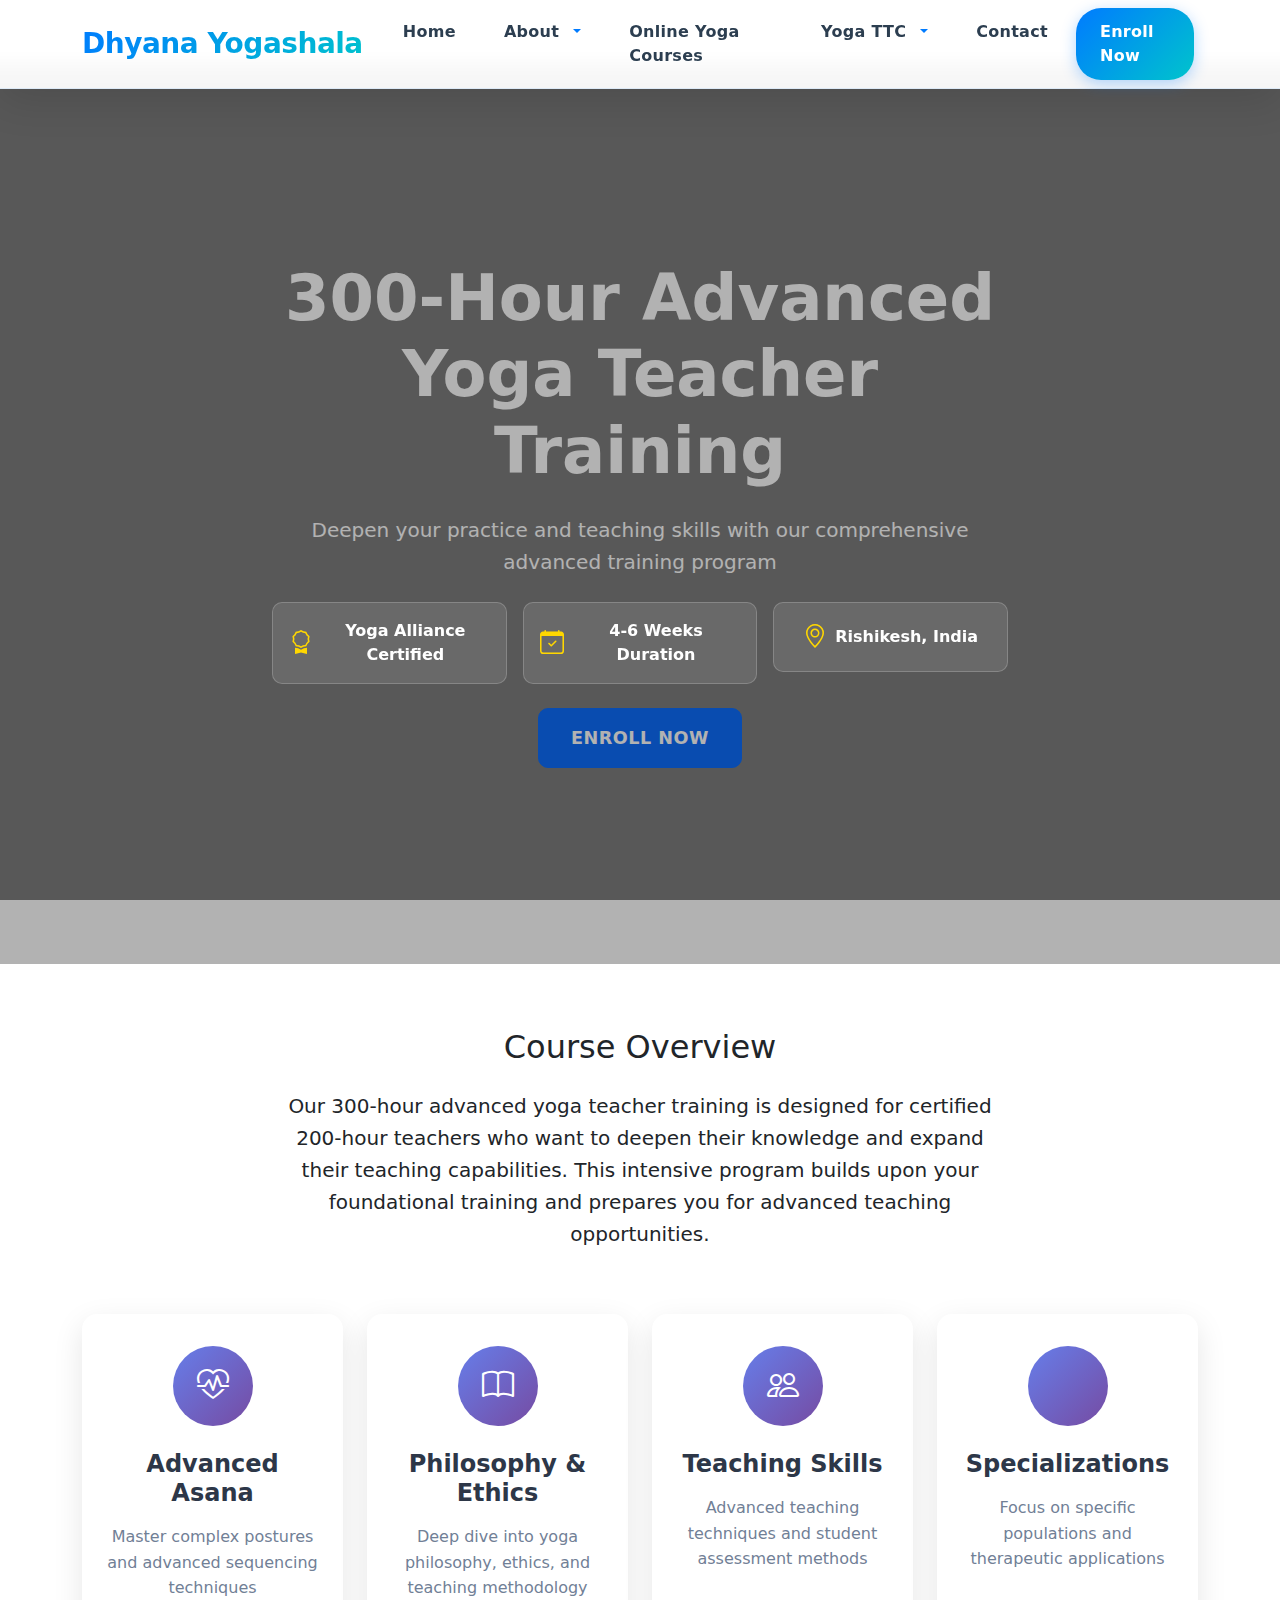
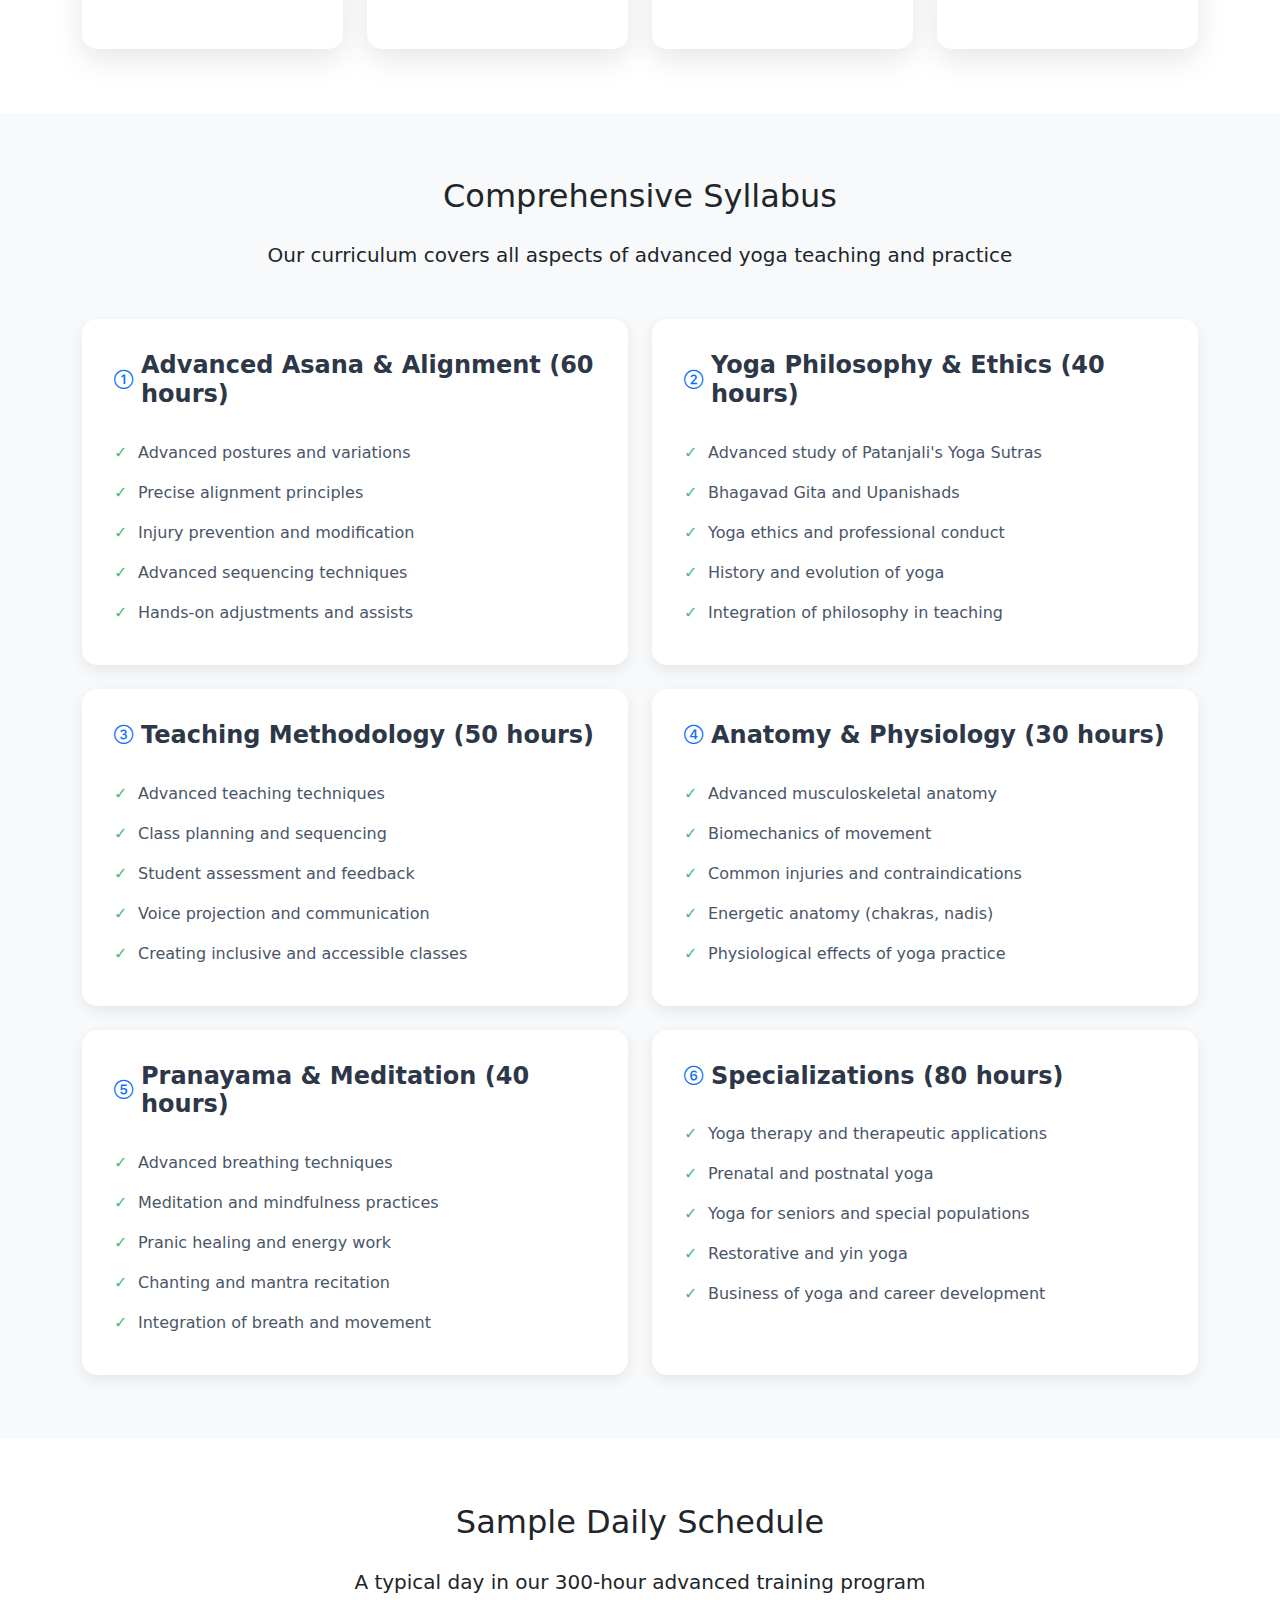
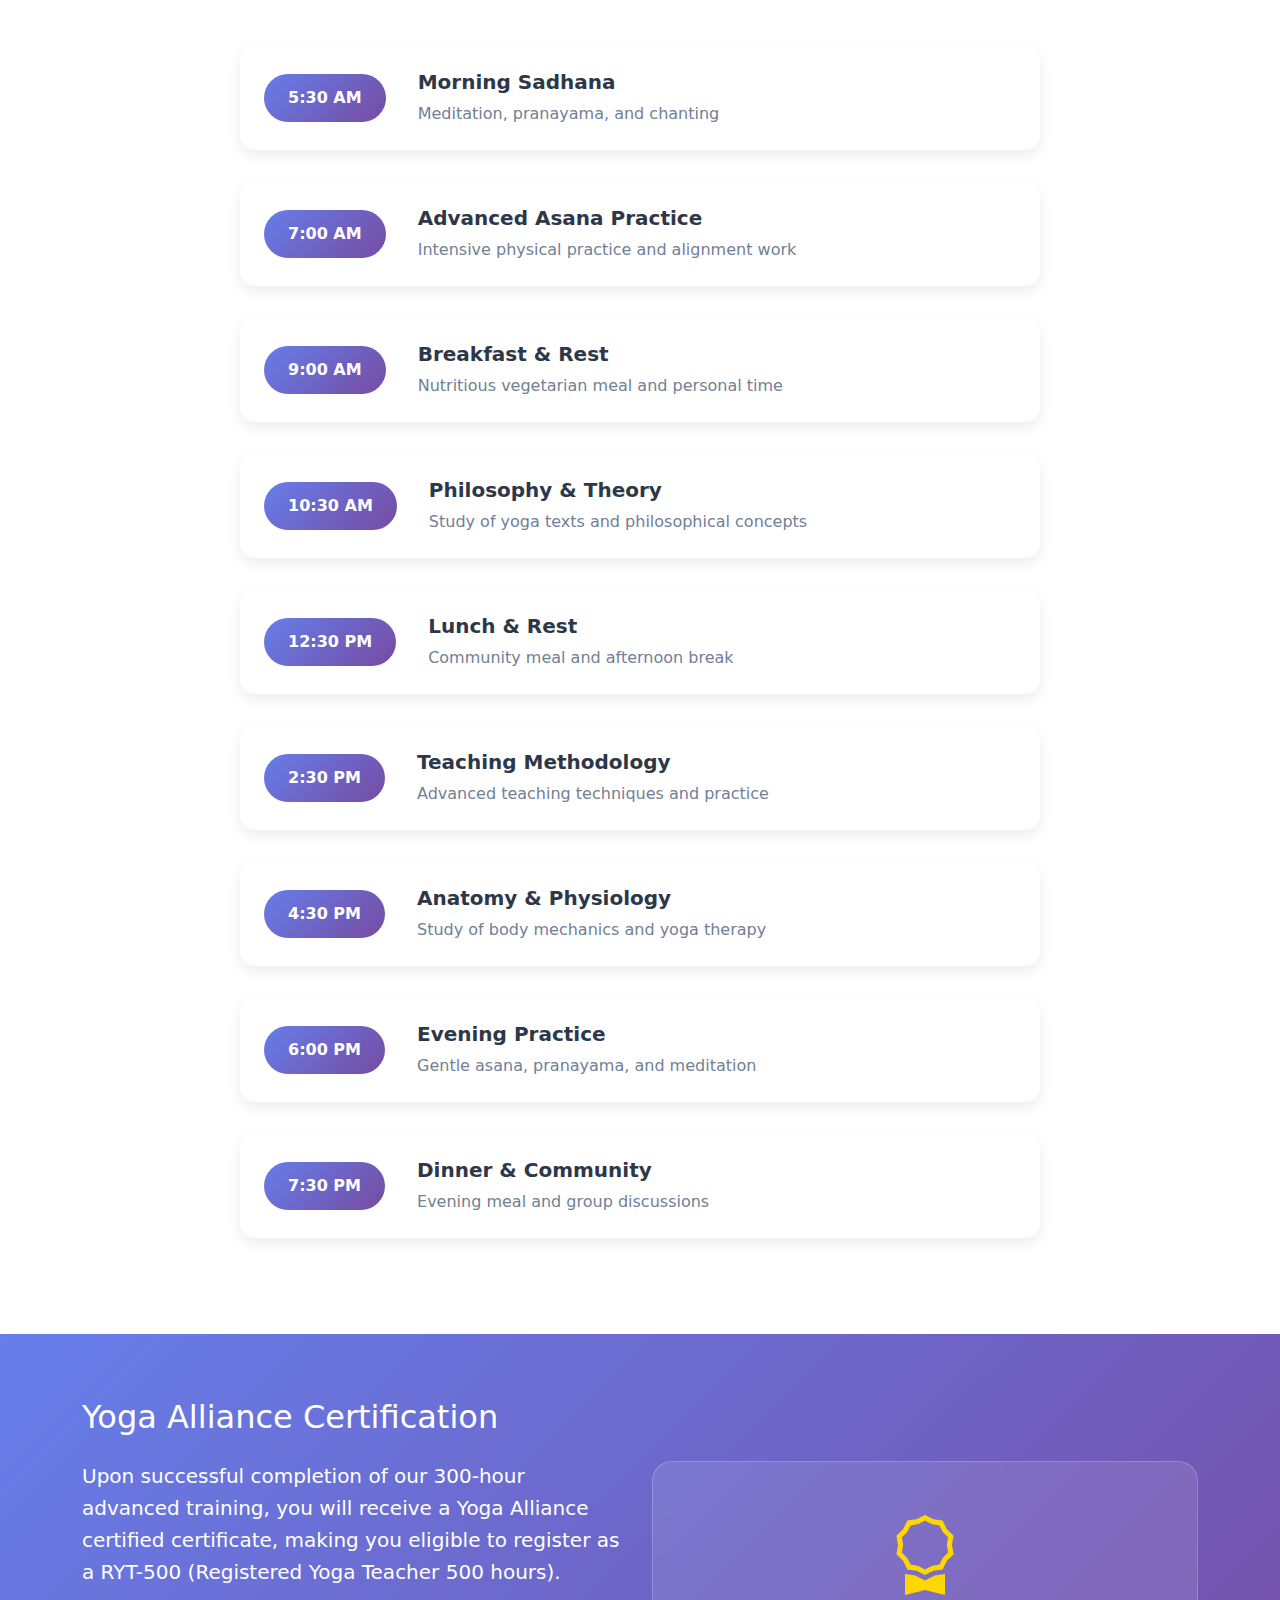
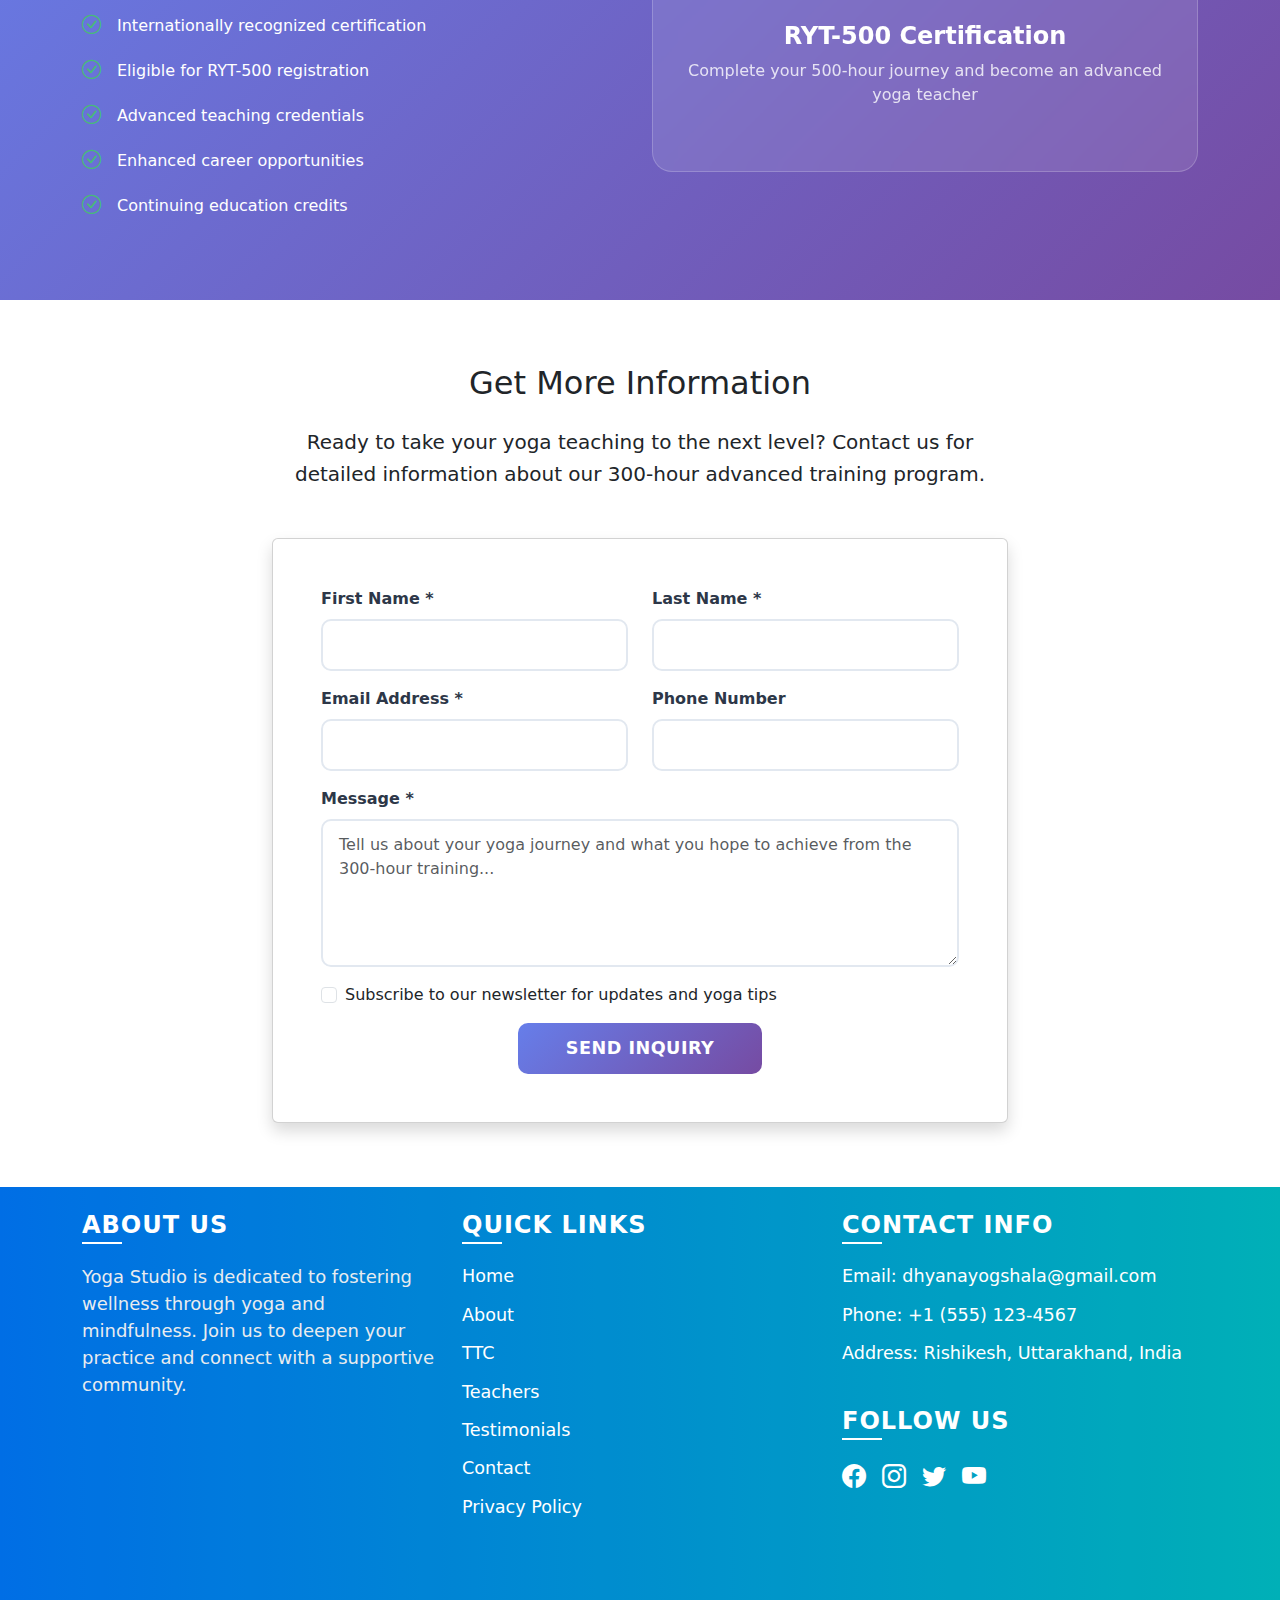
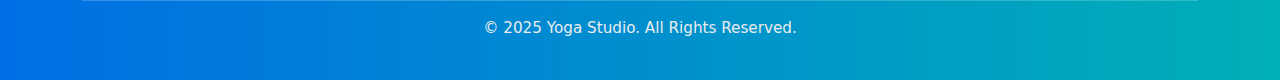
<file: yoga-teacher-training/rishikesh/300-hours-yoga-ttc/index.html>
<!DOCTYPE html><html lang="en" data-critters-container><head>
  <meta charset="utf-8">
  <title>Yoga Studio</title>
  <meta name="description" content>
  <meta name="keywords" content>
  <meta name="robots" content="index, follow">
  <!-- Open Graph -->
  <meta property="og:title" content="Yoga Studio">
  <meta property="og:description" content>
  <meta property="og:url" content="undefined">
  <meta property="og:type" content="website">
  <meta property="og:image" content="https://yourdomain.com/assets/images/og-image.jpg">
  <!-- Twitter Card -->
  <meta name="twitter:card" content="summary">
  <meta name="twitter:title" content="Yoga Studio">
  <meta name="twitter:description" content>
  <meta name="twitter:image" content="https://yourdomain.com/assets/images/og-image.jpg">
  <meta name="twitter:site" content="@YourTwitterHandle"> <!-- Replace with your handle -->
  <!-- Canonical -->
  <!-- <link rel="canonical" href=""> -->
  <link rel="canonical" href="undefined">
  <!-- Structured Data Placeholder -->
  <script type="application/ld+json"></script>
  
  <base href="/">
  <meta name="viewport" content="width=device-width, initial-scale=1">
  <link rel="icon" type="image/x-icon" href="favicon.ico">
  <!-- Bootstrap Icons -->
  <!-- <link rel="stylesheet" href="https://cdn.jsdelivr.net/npm/bootstrap-icons@1.11.1/font/bootstrap-icons.css"> -->
  <!-- Font Awesome -->
  <!-- <link rel="stylesheet" href="https://cdnjs.cloudflare.com/ajax/libs/font-awesome/6.4.0/css/all.min.css"> -->
<style>@charset "UTF-8";body{margin:0;font-family:Arial,sans-serif}html{scroll-behavior:smooth}section{scroll-margin-top:70px}.navbar{background:#fffffff2;backdrop-filter:blur(10px);-webkit-backdrop-filter:blur(10px);box-shadow:0 8px 32px #00000014;padding:1rem 1.5rem;transition:all .3s cubic-bezier(.4,0,.2,1);border-bottom:1px solid rgba(0,123,255,.1)}.navbar.fixed-top{z-index:1030}.navbar:hover{box-shadow:0 12px 40px #0000001f}.navbar .navbar-brand{font-weight:800;font-size:1.75rem;background:linear-gradient(135deg,#007bff,#00c4cc,#007bff);background-size:200% 200%;-webkit-background-clip:text;background-clip:text;-webkit-text-fill-color:transparent;animation:gradientShift 3s ease-in-out infinite;text-decoration:none;letter-spacing:-.5px}.navbar .navbar-brand:hover{animation:gradientShift 1.5s ease-in-out infinite}@keyframes gradientShift{0%,to{background-position:0% 50%}50%{background-position:100% 50%}}.navbar .navbar-toggler{border:none;padding:.75rem;border-radius:8px;transition:all .3s ease}.navbar .navbar-toggler .navbar-toggler-icon{background-image:url("data:image/svg+xml,%3csvg xmlns='http://www.w3.org/2000/svg' viewBox='0 0 30 30'%3e%3cpath stroke='rgba(0, 123, 255, 0.9)' stroke-width='2.5' stroke-linecap='round' stroke-miterlimit='10' d='M4 7h22M4 15h22M4 23h22'/%3e%3c/svg%3e");transition:all .3s ease}.navbar .navbar-toggler:hover{background:#007bff1a;transform:scale(1.05)}.navbar .navbar-toggler:focus{outline:none;box-shadow:0 0 0 3px #007bff33}.navbar .navbar-nav .nav-item{margin:0 .25rem;position:relative}.navbar .navbar-nav .nav-item .nav-link{color:#2c3e50;font-size:1rem;font-weight:600;padding:.75rem 1.25rem;border-radius:12px;transition:all .3s cubic-bezier(.4,0,.2,1);position:relative;text-decoration:none;letter-spacing:.3px}.navbar .navbar-nav .nav-item .nav-link:before{content:"";position:absolute;bottom:0;left:50%;width:0;height:2px;background:linear-gradient(90deg,#007bff,#00c4cc);transition:all .3s ease;transform:translate(-50%)}.navbar .navbar-nav .nav-item .nav-link:hover{color:#007bff;background:#007bff14;transform:translateY(-2px)}.navbar .navbar-nav .nav-item .nav-link:hover:before{width:80%}.navbar .navbar-nav .nav-item .nav-link[href="/enroll-now"]{background:linear-gradient(135deg,#007bff,#00c4cc);color:#fff;font-weight:700;padding:.75rem 1.5rem;border-radius:25px;box-shadow:0 4px 15px #007bff4d;position:relative;overflow:hidden}.navbar .navbar-nav .nav-item .nav-link[href="/enroll-now"]:before{display:none}.navbar .navbar-nav .nav-item .nav-link[href="/enroll-now"]:after{content:"";position:absolute;top:0;left:-100%;width:100%;height:100%;background:linear-gradient(135deg,#0056b3,#009faf);transition:left .3s ease;z-index:-1}.navbar .navbar-nav .nav-item .nav-link[href="/enroll-now"]:hover{color:#fff;transform:translateY(-3px);box-shadow:0 8px 25px #007bff66}.navbar .navbar-nav .nav-item .nav-link[href="/enroll-now"]:hover:after{left:0}.navbar .navbar-nav .nav-item .nav-link[href="/enroll-now"]:active{transform:translateY(-1px);box-shadow:0 4px 15px #007bff4d}.navbar .navbar-nav .nav-item .nav-link.dropdown-toggle:after{border-top-color:#007bff;transition:all .3s ease;margin-left:.5rem}.navbar .navbar-nav .nav-item .nav-link:hover.dropdown-toggle:after{transform:rotate(180deg)}.navbar .navbar-nav .nav-item .dropdown-menu{background:#fffffff2;backdrop-filter:blur(10px);-webkit-backdrop-filter:blur(10px);border:1px solid rgba(0,123,255,.1);border-radius:16px;box-shadow:0 20px 40px #0000001a;margin-top:.5rem;padding:.75rem 0;animation:dropdownFadeIn .3s ease-out;min-width:220px}@keyframes dropdownFadeIn{0%{opacity:0;transform:translateY(-10px)}to{opacity:1;transform:translateY(0)}}.navbar .navbar-nav .nav-item .dropdown-menu .dropdown-item{color:#2c3e50;font-size:.95rem;font-weight:500;padding:.75rem 1.5rem;transition:all .3s ease;border-radius:8px;margin:0 .5rem;position:relative;overflow:hidden}.navbar .navbar-nav .nav-item .dropdown-menu .dropdown-item:before{content:"";position:absolute;left:-100%;top:0;width:100%;height:100%;background:linear-gradient(90deg,#007bff,#00c4cc);transition:left .3s ease;z-index:-1}.navbar .navbar-nav .nav-item .dropdown-menu .dropdown-item:hover{color:#fff;transform:translate(5px)}.navbar .navbar-nav .nav-item .dropdown-menu .dropdown-item:hover:before{left:0}@media (max-width: 991.98px){.navbar .navbar-nav{padding:1.5rem 0;background:#fffffffa;-webkit-backdrop-filter:blur(10px);backdrop-filter:blur(10px);border-radius:0 0 20px 20px;box-shadow:0 10px 30px #0000001a;margin-top:.5rem}.navbar .navbar-nav .nav-item{margin:.75rem 0}.navbar .navbar-nav .nav-item .nav-link{padding:1rem 1.5rem;text-align:center;border-radius:12px;margin:0 1rem}.navbar .navbar-nav .nav-item .nav-link:hover{background:#007bff1a;transform:none}.navbar .navbar-nav .nav-item .nav-link[href="/enroll-now"]{background:linear-gradient(135deg,#007bff,#00c4cc);color:#fff;font-weight:700;padding:1rem 2rem;border-radius:25px;box-shadow:0 4px 15px #007bff4d;margin:1rem}.navbar .navbar-nav .nav-item .nav-link[href="/enroll-now"]:hover{background:linear-gradient(135deg,#0056b3,#009faf);transform:scale(1.05);box-shadow:0 6px 20px #007bff66}.navbar .navbar-nav .nav-item .dropdown-menu{background:#f8f9faf2;text-align:center;box-shadow:none;border:1px solid rgba(0,123,255,.1);margin:.5rem 1rem}.navbar .navbar-nav .nav-item .dropdown-menu .dropdown-item{margin:.25rem .5rem;text-align:center}}@media (max-width: 575.98px){.navbar .navbar-nav{padding:1rem}}:root{--bs-blue:#0d6efd;--bs-indigo:#6610f2;--bs-purple:#6f42c1;--bs-pink:#d63384;--bs-red:#dc3545;--bs-orange:#fd7e14;--bs-yellow:#ffc107;--bs-green:#198754;--bs-teal:#20c997;--bs-cyan:#0dcaf0;--bs-black:#000;--bs-white:#fff;--bs-gray:#6c757d;--bs-gray-dark:#343a40;--bs-gray-100:#f8f9fa;--bs-gray-200:#e9ecef;--bs-gray-300:#dee2e6;--bs-gray-400:#ced4da;--bs-gray-500:#adb5bd;--bs-gray-600:#6c757d;--bs-gray-700:#495057;--bs-gray-800:#343a40;--bs-gray-900:#212529;--bs-primary:#0d6efd;--bs-secondary:#6c757d;--bs-success:#198754;--bs-info:#0dcaf0;--bs-warning:#ffc107;--bs-danger:#dc3545;--bs-light:#f8f9fa;--bs-dark:#212529;--bs-primary-rgb:13,110,253;--bs-secondary-rgb:108,117,125;--bs-success-rgb:25,135,84;--bs-info-rgb:13,202,240;--bs-warning-rgb:255,193,7;--bs-danger-rgb:220,53,69;--bs-light-rgb:248,249,250;--bs-dark-rgb:33,37,41;--bs-primary-text-emphasis:#052c65;--bs-secondary-text-emphasis:#2b2f32;--bs-success-text-emphasis:#0a3622;--bs-info-text-emphasis:#055160;--bs-warning-text-emphasis:#664d03;--bs-danger-text-emphasis:#58151c;--bs-light-text-emphasis:#495057;--bs-dark-text-emphasis:#495057;--bs-primary-bg-subtle:#cfe2ff;--bs-secondary-bg-subtle:#e2e3e5;--bs-success-bg-subtle:#d1e7dd;--bs-info-bg-subtle:#cff4fc;--bs-warning-bg-subtle:#fff3cd;--bs-danger-bg-subtle:#f8d7da;--bs-light-bg-subtle:#fcfcfd;--bs-dark-bg-subtle:#ced4da;--bs-primary-border-subtle:#9ec5fe;--bs-secondary-border-subtle:#c4c8cb;--bs-success-border-subtle:#a3cfbb;--bs-info-border-subtle:#9eeaf9;--bs-warning-border-subtle:#ffe69c;--bs-danger-border-subtle:#f1aeb5;--bs-light-border-subtle:#e9ecef;--bs-dark-border-subtle:#adb5bd;--bs-white-rgb:255,255,255;--bs-black-rgb:0,0,0;--bs-font-sans-serif:system-ui,-apple-system,"Segoe UI",Roboto,"Helvetica Neue","Noto Sans","Liberation Sans",Arial,sans-serif,"Apple Color Emoji","Segoe UI Emoji","Segoe UI Symbol","Noto Color Emoji";--bs-font-monospace:SFMono-Regular,Menlo,Monaco,Consolas,"Liberation Mono","Courier New",monospace;--bs-gradient:linear-gradient(180deg, rgba(255, 255, 255, .15), rgba(255, 255, 255, 0));--bs-body-font-family:var(--bs-font-sans-serif);--bs-body-font-size:1rem;--bs-body-font-weight:400;--bs-body-line-height:1.5;--bs-body-color:#212529;--bs-body-color-rgb:33,37,41;--bs-body-bg:#fff;--bs-body-bg-rgb:255,255,255;--bs-emphasis-color:#000;--bs-emphasis-color-rgb:0,0,0;--bs-secondary-color:rgba(33, 37, 41, .75);--bs-secondary-color-rgb:33,37,41;--bs-secondary-bg:#e9ecef;--bs-secondary-bg-rgb:233,236,239;--bs-tertiary-color:rgba(33, 37, 41, .5);--bs-tertiary-color-rgb:33,37,41;--bs-tertiary-bg:#f8f9fa;--bs-tertiary-bg-rgb:248,249,250;--bs-heading-color:inherit;--bs-link-color:#0d6efd;--bs-link-color-rgb:13,110,253;--bs-link-decoration:underline;--bs-link-hover-color:#0a58ca;--bs-link-hover-color-rgb:10,88,202;--bs-code-color:#d63384;--bs-highlight-color:#212529;--bs-highlight-bg:#fff3cd;--bs-border-width:1px;--bs-border-style:solid;--bs-border-color:#dee2e6;--bs-border-color-translucent:rgba(0, 0, 0, .175);--bs-border-radius:.375rem;--bs-border-radius-sm:.25rem;--bs-border-radius-lg:.5rem;--bs-border-radius-xl:1rem;--bs-border-radius-xxl:2rem;--bs-border-radius-2xl:var(--bs-border-radius-xxl);--bs-border-radius-pill:50rem;--bs-box-shadow:0 .5rem 1rem rgba(0, 0, 0, .15);--bs-box-shadow-sm:0 .125rem .25rem rgba(0, 0, 0, .075);--bs-box-shadow-lg:0 1rem 3rem rgba(0, 0, 0, .175);--bs-box-shadow-inset:inset 0 1px 2px rgba(0, 0, 0, .075);--bs-focus-ring-width:.25rem;--bs-focus-ring-opacity:.25;--bs-focus-ring-color:rgba(13, 110, 253, .25);--bs-form-valid-color:#198754;--bs-form-valid-border-color:#198754;--bs-form-invalid-color:#dc3545;--bs-form-invalid-border-color:#dc3545}*,:after,:before{box-sizing:border-box}@media (prefers-reduced-motion:no-preference){:root{scroll-behavior:smooth}}body{margin:0;font-family:var(--bs-body-font-family);font-size:var(--bs-body-font-size);font-weight:var(--bs-body-font-weight);line-height:var(--bs-body-line-height);color:var(--bs-body-color);text-align:var(--bs-body-text-align);background-color:var(--bs-body-bg);-webkit-text-size-adjust:100%;-webkit-tap-highlight-color:transparent}h1,h2,h4,h5{margin-top:0;margin-bottom:.5rem;font-weight:500;line-height:1.2;color:var(--bs-heading-color)}h1{font-size:calc(1.375rem + 1.5vw)}@media (min-width:1200px){h1{font-size:2.5rem}}h2{font-size:calc(1.325rem + .9vw)}@media (min-width:1200px){h2{font-size:2rem}}h4{font-size:calc(1.275rem + .3vw)}@media (min-width:1200px){h4{font-size:1.5rem}}h5{font-size:1.25rem}p{margin-top:0;margin-bottom:1rem}ul{padding-left:2rem}ul{margin-top:0;margin-bottom:1rem}ul ul{margin-bottom:0}a{color:rgba(var(--bs-link-color-rgb),var(--bs-link-opacity,1));text-decoration:underline}a:hover{--bs-link-color-rgb:var(--bs-link-hover-color-rgb)}label{display:inline-block}button{border-radius:0}button:focus:not(:focus-visible){outline:0}button,input,textarea{margin:0;font-family:inherit;font-size:inherit;line-height:inherit}button{text-transform:none}[role=button]{cursor:pointer}[type=button],[type=submit],button{-webkit-appearance:button}[type=button]:not(:disabled),[type=submit]:not(:disabled),button:not(:disabled){cursor:pointer}textarea{resize:vertical}.lead{font-size:1.25rem;font-weight:300}.display-1{font-size:calc(1.625rem + 4.5vw);font-weight:300;line-height:1.2}@media (min-width:1200px){.display-1{font-size:5rem}}.display-3{font-size:calc(1.525rem + 3.3vw);font-weight:300;line-height:1.2}@media (min-width:1200px){.display-3{font-size:4rem}}.list-unstyled{padding-left:0;list-style:none}.container{--bs-gutter-x:1.5rem;--bs-gutter-y:0;width:100%;padding-right:calc(var(--bs-gutter-x) * .5);padding-left:calc(var(--bs-gutter-x) * .5);margin-right:auto;margin-left:auto}@media (min-width:576px){.container{max-width:540px}}@media (min-width:768px){.container{max-width:720px}}@media (min-width:992px){.container{max-width:960px}}@media (min-width:1200px){.container{max-width:1140px}}@media (min-width:1400px){.container{max-width:1320px}}:root{--bs-breakpoint-xs:0;--bs-breakpoint-sm:576px;--bs-breakpoint-md:768px;--bs-breakpoint-lg:992px;--bs-breakpoint-xl:1200px;--bs-breakpoint-xxl:1400px}.row{--bs-gutter-x:1.5rem;--bs-gutter-y:0;display:flex;flex-wrap:wrap;margin-top:calc(-1 * var(--bs-gutter-y));margin-right:calc(-.5 * var(--bs-gutter-x));margin-left:calc(-.5 * var(--bs-gutter-x))}.row>*{flex-shrink:0;width:100%;max-width:100%;padding-right:calc(var(--bs-gutter-x) * .5);padding-left:calc(var(--bs-gutter-x) * .5);margin-top:var(--bs-gutter-y)}.col-12{flex:0 0 auto;width:100%}.g-3{--bs-gutter-x:1rem}.g-3{--bs-gutter-y:1rem}.g-4{--bs-gutter-x:1.5rem}.g-4{--bs-gutter-y:1.5rem}@media (min-width:768px){.col-md-4{flex:0 0 auto;width:33.33333333%}.col-md-6{flex:0 0 auto;width:50%}}@media (min-width:992px){.col-lg-3{flex:0 0 auto;width:25%}.col-lg-6{flex:0 0 auto;width:50%}.col-lg-8{flex:0 0 auto;width:66.66666667%}}.form-label{margin-bottom:.5rem}.form-control{display:block;width:100%;padding:.375rem .75rem;font-size:1rem;font-weight:400;line-height:1.5;color:var(--bs-body-color);-webkit-appearance:none;-moz-appearance:none;appearance:none;background-color:var(--bs-body-bg);background-clip:padding-box;border:var(--bs-border-width) solid var(--bs-border-color);border-radius:var(--bs-border-radius);transition:border-color .15s ease-in-out,box-shadow .15s ease-in-out}@media (prefers-reduced-motion:reduce){.form-control{transition:none}}.form-control:focus{color:var(--bs-body-color);background-color:var(--bs-body-bg);border-color:#86b7fe;outline:0;box-shadow:0 0 0 .25rem #0d6efd40}.form-control::-webkit-date-and-time-value{min-width:85px;height:1.5em;margin:0}.form-control::-webkit-datetime-edit{display:block;padding:0}.form-control::-moz-placeholder{color:var(--bs-secondary-color);opacity:1}.form-control::placeholder{color:var(--bs-secondary-color);opacity:1}.form-control:disabled{background-color:var(--bs-secondary-bg);opacity:1}.form-control::-webkit-file-upload-button{padding:.375rem .75rem;margin:-.375rem -.75rem;-webkit-margin-end:.75rem;margin-inline-end:.75rem;color:var(--bs-body-color);background-color:var(--bs-tertiary-bg);pointer-events:none;border-color:inherit;border-style:solid;border-width:0;border-inline-end-width:var(--bs-border-width);border-radius:0;-webkit-transition:color .15s ease-in-out,background-color .15s ease-in-out,border-color .15s ease-in-out,box-shadow .15s ease-in-out;transition:color .15s ease-in-out,background-color .15s ease-in-out,border-color .15s ease-in-out,box-shadow .15s ease-in-out}.form-control::file-selector-button{padding:.375rem .75rem;margin:-.375rem -.75rem;-webkit-margin-end:.75rem;margin-inline-end:.75rem;color:var(--bs-body-color);background-color:var(--bs-tertiary-bg);pointer-events:none;border-color:inherit;border-style:solid;border-width:0;border-inline-end-width:var(--bs-border-width);border-radius:0;transition:color .15s ease-in-out,background-color .15s ease-in-out,border-color .15s ease-in-out,box-shadow .15s ease-in-out}@media (prefers-reduced-motion:reduce){.form-control::-webkit-file-upload-button{-webkit-transition:none;transition:none}.form-control::file-selector-button{transition:none}}.form-control:hover:not(:disabled):not([readonly])::-webkit-file-upload-button{background-color:var(--bs-secondary-bg)}.form-control:hover:not(:disabled):not([readonly])::file-selector-button{background-color:var(--bs-secondary-bg)}textarea.form-control{min-height:calc(1.5em + .75rem + calc(var(--bs-border-width) * 2))}.form-check{display:block;min-height:1.5rem;padding-left:1.5em;margin-bottom:.125rem}.form-check .form-check-input{float:left;margin-left:-1.5em}.form-check-input{--bs-form-check-bg:var(--bs-body-bg);flex-shrink:0;width:1em;height:1em;margin-top:.25em;vertical-align:top;-webkit-appearance:none;-moz-appearance:none;appearance:none;background-color:var(--bs-form-check-bg);background-image:var(--bs-form-check-bg-image);background-repeat:no-repeat;background-position:center;background-size:contain;border:var(--bs-border-width) solid var(--bs-border-color);-webkit-print-color-adjust:exact;color-adjust:exact;print-color-adjust:exact}.form-check-input[type=checkbox]{border-radius:.25em}.form-check-input:active{filter:brightness(90%)}.form-check-input:focus{border-color:#86b7fe;outline:0;box-shadow:0 0 0 .25rem #0d6efd40}.form-check-input:checked{background-color:#0d6efd;border-color:#0d6efd}.form-check-input:checked[type=checkbox]{--bs-form-check-bg-image:url("data:image/svg+xml,%3csvg xmlns='http://www.w3.org/2000/svg' viewBox='0 0 20 20'%3e%3cpath fill='none' stroke='%23fff' stroke-linecap='round' stroke-linejoin='round' stroke-width='3' d='m6 10 3 3 6-6'/%3e%3c/svg%3e")}.form-check-input[type=checkbox]:indeterminate{background-color:#0d6efd;border-color:#0d6efd;--bs-form-check-bg-image:url("data:image/svg+xml,%3csvg xmlns='http://www.w3.org/2000/svg' viewBox='0 0 20 20'%3e%3cpath fill='none' stroke='%23fff' stroke-linecap='round' stroke-linejoin='round' stroke-width='3' d='M6 10h8'/%3e%3c/svg%3e")}.form-check-input:disabled{pointer-events:none;filter:none;opacity:.5}.form-check-input:disabled~.form-check-label{cursor:default;opacity:.5}.btn{--bs-btn-padding-x:.75rem;--bs-btn-padding-y:.375rem;--bs-btn-font-family: ;--bs-btn-font-size:1rem;--bs-btn-font-weight:400;--bs-btn-line-height:1.5;--bs-btn-color:var(--bs-body-color);--bs-btn-bg:transparent;--bs-btn-border-width:var(--bs-border-width);--bs-btn-border-color:transparent;--bs-btn-border-radius:var(--bs-border-radius);--bs-btn-hover-border-color:transparent;--bs-btn-box-shadow:inset 0 1px 0 rgba(255, 255, 255, .15),0 1px 1px rgba(0, 0, 0, .075);--bs-btn-disabled-opacity:.65;--bs-btn-focus-box-shadow:0 0 0 .25rem rgba(var(--bs-btn-focus-shadow-rgb), .5);display:inline-block;padding:var(--bs-btn-padding-y) var(--bs-btn-padding-x);font-family:var(--bs-btn-font-family);font-size:var(--bs-btn-font-size);font-weight:var(--bs-btn-font-weight);line-height:var(--bs-btn-line-height);color:var(--bs-btn-color);text-align:center;text-decoration:none;vertical-align:middle;cursor:pointer;-webkit-user-select:none;-moz-user-select:none;user-select:none;border:var(--bs-btn-border-width) solid var(--bs-btn-border-color);border-radius:var(--bs-btn-border-radius);background-color:var(--bs-btn-bg);transition:color .15s ease-in-out,background-color .15s ease-in-out,border-color .15s ease-in-out,box-shadow .15s ease-in-out}@media (prefers-reduced-motion:reduce){.btn{transition:none}}.btn:hover{color:var(--bs-btn-hover-color);background-color:var(--bs-btn-hover-bg);border-color:var(--bs-btn-hover-border-color)}.btn:focus-visible{color:var(--bs-btn-hover-color);background-color:var(--bs-btn-hover-bg);border-color:var(--bs-btn-hover-border-color);outline:0;box-shadow:var(--bs-btn-focus-box-shadow)}.btn:first-child:active,:not(.btn-check)+.btn:active{color:var(--bs-btn-active-color);background-color:var(--bs-btn-active-bg);border-color:var(--bs-btn-active-border-color)}.btn:first-child:active:focus-visible,:not(.btn-check)+.btn:active:focus-visible{box-shadow:var(--bs-btn-focus-box-shadow)}.btn:disabled{color:var(--bs-btn-disabled-color);pointer-events:none;background-color:var(--bs-btn-disabled-bg);border-color:var(--bs-btn-disabled-border-color);opacity:var(--bs-btn-disabled-opacity)}.btn-primary{--bs-btn-color:#fff;--bs-btn-bg:#0d6efd;--bs-btn-border-color:#0d6efd;--bs-btn-hover-color:#fff;--bs-btn-hover-bg:#0b5ed7;--bs-btn-hover-border-color:#0a58ca;--bs-btn-focus-shadow-rgb:49,132,253;--bs-btn-active-color:#fff;--bs-btn-active-bg:#0a58ca;--bs-btn-active-border-color:#0a53be;--bs-btn-active-shadow:inset 0 3px 5px rgba(0, 0, 0, .125);--bs-btn-disabled-color:#fff;--bs-btn-disabled-bg:#0d6efd;--bs-btn-disabled-border-color:#0d6efd}.btn-lg{--bs-btn-padding-y:.5rem;--bs-btn-padding-x:1rem;--bs-btn-font-size:1.25rem;--bs-btn-border-radius:var(--bs-border-radius-lg)}.collapse:not(.show){display:none}.dropdown{position:relative}.dropdown-toggle{white-space:nowrap}.dropdown-toggle:after{display:inline-block;margin-left:.255em;vertical-align:.255em;content:"";border-top:.3em solid;border-right:.3em solid transparent;border-bottom:0;border-left:.3em solid transparent}.dropdown-toggle:empty:after{margin-left:0}.dropdown-menu{--bs-dropdown-zindex:1000;--bs-dropdown-min-width:10rem;--bs-dropdown-padding-x:0;--bs-dropdown-padding-y:.5rem;--bs-dropdown-spacer:.125rem;--bs-dropdown-font-size:1rem;--bs-dropdown-color:var(--bs-body-color);--bs-dropdown-bg:var(--bs-body-bg);--bs-dropdown-border-color:var(--bs-border-color-translucent);--bs-dropdown-border-radius:var(--bs-border-radius);--bs-dropdown-border-width:var(--bs-border-width);--bs-dropdown-inner-border-radius:calc(var(--bs-border-radius) - var(--bs-border-width));--bs-dropdown-divider-bg:var(--bs-border-color-translucent);--bs-dropdown-divider-margin-y:.5rem;--bs-dropdown-box-shadow:var(--bs-box-shadow);--bs-dropdown-link-color:var(--bs-body-color);--bs-dropdown-link-hover-color:var(--bs-body-color);--bs-dropdown-link-hover-bg:var(--bs-tertiary-bg);--bs-dropdown-link-active-color:#fff;--bs-dropdown-link-active-bg:#0d6efd;--bs-dropdown-link-disabled-color:var(--bs-tertiary-color);--bs-dropdown-item-padding-x:1rem;--bs-dropdown-item-padding-y:.25rem;--bs-dropdown-header-color:#6c757d;--bs-dropdown-header-padding-x:1rem;--bs-dropdown-header-padding-y:.5rem;position:absolute;z-index:var(--bs-dropdown-zindex);display:none;min-width:var(--bs-dropdown-min-width);padding:var(--bs-dropdown-padding-y) var(--bs-dropdown-padding-x);margin:0;font-size:var(--bs-dropdown-font-size);color:var(--bs-dropdown-color);text-align:left;list-style:none;background-color:var(--bs-dropdown-bg);background-clip:padding-box;border:var(--bs-dropdown-border-width) solid var(--bs-dropdown-border-color);border-radius:var(--bs-dropdown-border-radius)}.dropdown-item{display:block;width:100%;padding:var(--bs-dropdown-item-padding-y) var(--bs-dropdown-item-padding-x);clear:both;font-weight:400;color:var(--bs-dropdown-link-color);text-align:inherit;text-decoration:none;white-space:nowrap;background-color:transparent;border:0;border-radius:var(--bs-dropdown-item-border-radius,0)}.dropdown-item:focus,.dropdown-item:hover{color:var(--bs-dropdown-link-hover-color);background-color:var(--bs-dropdown-link-hover-bg)}.dropdown-item:active{color:var(--bs-dropdown-link-active-color);text-decoration:none;background-color:var(--bs-dropdown-link-active-bg)}.dropdown-item:disabled{color:var(--bs-dropdown-link-disabled-color);pointer-events:none;background-color:transparent}.nav-link{display:block;padding:var(--bs-nav-link-padding-y) var(--bs-nav-link-padding-x);font-size:var(--bs-nav-link-font-size);font-weight:var(--bs-nav-link-font-weight);color:var(--bs-nav-link-color);text-decoration:none;background:0 0;border:0;transition:color .15s ease-in-out,background-color .15s ease-in-out,border-color .15s ease-in-out}@media (prefers-reduced-motion:reduce){.nav-link{transition:none}}.nav-link:focus,.nav-link:hover{color:var(--bs-nav-link-hover-color)}.nav-link:focus-visible{outline:0;box-shadow:0 0 0 .25rem #0d6efd40}.nav-link:disabled{color:var(--bs-nav-link-disabled-color);pointer-events:none;cursor:default}.navbar{--bs-navbar-padding-x:0;--bs-navbar-padding-y:.5rem;--bs-navbar-color:rgba(var(--bs-emphasis-color-rgb), .65);--bs-navbar-hover-color:rgba(var(--bs-emphasis-color-rgb), .8);--bs-navbar-disabled-color:rgba(var(--bs-emphasis-color-rgb), .3);--bs-navbar-active-color:rgba(var(--bs-emphasis-color-rgb), 1);--bs-navbar-brand-padding-y:.3125rem;--bs-navbar-brand-margin-end:1rem;--bs-navbar-brand-font-size:1.25rem;--bs-navbar-brand-color:rgba(var(--bs-emphasis-color-rgb), 1);--bs-navbar-brand-hover-color:rgba(var(--bs-emphasis-color-rgb), 1);--bs-navbar-nav-link-padding-x:.5rem;--bs-navbar-toggler-padding-y:.25rem;--bs-navbar-toggler-padding-x:.75rem;--bs-navbar-toggler-font-size:1.25rem;--bs-navbar-toggler-icon-bg:url("data:image/svg+xml,%3csvg xmlns='http://www.w3.org/2000/svg' viewBox='0 0 30 30'%3e%3cpath stroke='rgba%2833, 37, 41, 0.75%29' stroke-linecap='round' stroke-miterlimit='10' stroke-width='2' d='M4 7h22M4 15h22M4 23h22'/%3e%3c/svg%3e");--bs-navbar-toggler-border-color:rgba(var(--bs-emphasis-color-rgb), .15);--bs-navbar-toggler-border-radius:var(--bs-border-radius);--bs-navbar-toggler-focus-width:.25rem;--bs-navbar-toggler-transition:box-shadow .15s ease-in-out;position:relative;display:flex;flex-wrap:wrap;align-items:center;justify-content:space-between;padding:var(--bs-navbar-padding-y) var(--bs-navbar-padding-x)}.navbar>.container{display:flex;flex-wrap:inherit;align-items:center;justify-content:space-between}.navbar-brand{padding-top:var(--bs-navbar-brand-padding-y);padding-bottom:var(--bs-navbar-brand-padding-y);margin-right:var(--bs-navbar-brand-margin-end);font-size:var(--bs-navbar-brand-font-size);color:var(--bs-navbar-brand-color);text-decoration:none;white-space:nowrap}.navbar-brand:focus,.navbar-brand:hover{color:var(--bs-navbar-brand-hover-color)}.navbar-nav{--bs-nav-link-padding-x:0;--bs-nav-link-padding-y:.5rem;--bs-nav-link-font-weight: ;--bs-nav-link-color:var(--bs-navbar-color);--bs-nav-link-hover-color:var(--bs-navbar-hover-color);--bs-nav-link-disabled-color:var(--bs-navbar-disabled-color);display:flex;flex-direction:column;padding-left:0;margin-bottom:0;list-style:none}.navbar-nav .dropdown-menu{position:static}.navbar-collapse{flex-basis:100%;flex-grow:1;align-items:center}.navbar-toggler{padding:var(--bs-navbar-toggler-padding-y) var(--bs-navbar-toggler-padding-x);font-size:var(--bs-navbar-toggler-font-size);line-height:1;color:var(--bs-navbar-color);background-color:transparent;border:var(--bs-border-width) solid var(--bs-navbar-toggler-border-color);border-radius:var(--bs-navbar-toggler-border-radius);transition:var(--bs-navbar-toggler-transition)}@media (prefers-reduced-motion:reduce){.navbar-toggler{transition:none}}.navbar-toggler:hover{text-decoration:none}.navbar-toggler:focus{text-decoration:none;outline:0;box-shadow:0 0 0 var(--bs-navbar-toggler-focus-width)}.navbar-toggler-icon{display:inline-block;width:1.5em;height:1.5em;vertical-align:middle;background-image:var(--bs-navbar-toggler-icon-bg);background-repeat:no-repeat;background-position:center;background-size:100%}@media (min-width:992px){.navbar-expand-lg{flex-wrap:nowrap;justify-content:flex-start}.navbar-expand-lg .navbar-nav{flex-direction:row}.navbar-expand-lg .navbar-nav .dropdown-menu{position:absolute}.navbar-expand-lg .navbar-nav .nav-link{padding-right:var(--bs-navbar-nav-link-padding-x);padding-left:var(--bs-navbar-nav-link-padding-x)}.navbar-expand-lg .navbar-collapse{display:flex!important;flex-basis:auto}.navbar-expand-lg .navbar-toggler{display:none}}.card{--bs-card-spacer-y:1rem;--bs-card-spacer-x:1rem;--bs-card-title-spacer-y:.5rem;--bs-card-title-color: ;--bs-card-subtitle-color: ;--bs-card-border-width:var(--bs-border-width);--bs-card-border-color:var(--bs-border-color-translucent);--bs-card-border-radius:var(--bs-border-radius);--bs-card-box-shadow: ;--bs-card-inner-border-radius:calc(var(--bs-border-radius) - (var(--bs-border-width)));--bs-card-cap-padding-y:.5rem;--bs-card-cap-padding-x:1rem;--bs-card-cap-bg:rgba(var(--bs-body-color-rgb), .03);--bs-card-cap-color: ;--bs-card-height: ;--bs-card-color: ;--bs-card-bg:var(--bs-body-bg);--bs-card-img-overlay-padding:1rem;--bs-card-group-margin:.75rem;position:relative;display:flex;flex-direction:column;min-width:0;height:var(--bs-card-height);color:var(--bs-body-color);word-wrap:break-word;background-color:var(--bs-card-bg);background-clip:border-box;border:var(--bs-card-border-width) solid var(--bs-card-border-color);border-radius:var(--bs-card-border-radius)}.card-body{flex:1 1 auto;padding:var(--bs-card-spacer-y) var(--bs-card-spacer-x);color:var(--bs-card-color)}.fixed-top{position:fixed;top:0;right:0;left:0;z-index:1030}.shadow{box-shadow:var(--bs-box-shadow)!important}.min-vh-100{min-height:100vh!important}.align-items-center{align-items:center!important}.mx-auto{margin-right:auto!important;margin-left:auto!important}.mt-3{margin-top:1rem!important}.mt-4{margin-top:1.5rem!important}.me-3{margin-right:1rem!important}.mb-3{margin-bottom:1rem!important}.mb-4{margin-bottom:1.5rem!important}.mb-5{margin-bottom:3rem!important}.ms-auto{margin-left:auto!important}.p-5{padding:3rem!important}.px-5{padding-right:3rem!important;padding-left:3rem!important}.py-4{padding-top:1.5rem!important;padding-bottom:1.5rem!important}.py-5{padding-top:3rem!important;padding-bottom:3rem!important}.fw-bold{font-weight:700!important}.text-center{text-align:center!important}.text-primary{--bs-text-opacity:1;color:rgba(var(--bs-primary-rgb),var(--bs-text-opacity))!important}.text-white{--bs-text-opacity:1;color:rgba(var(--bs-white-rgb),var(--bs-text-opacity))!important}.bg-primary{--bs-bg-opacity:1;background-color:rgba(var(--bs-primary-rgb),var(--bs-bg-opacity))!important}.bg-light{--bs-bg-opacity:1;background-color:rgba(var(--bs-light-rgb),var(--bs-bg-opacity))!important}@font-face{font-display:block;font-family:bootstrap-icons;src:url("./media/bootstrap-icons-X6UQXWUS.woff2?dd67030699838ea613ee6dbda90effa6") format("woff2"),url("./media/bootstrap-icons-OCU552PF.woff?dd67030699838ea613ee6dbda90effa6") format("woff")}.bi:before{display:inline-block;font-family:bootstrap-icons!important;font-style:normal;font-weight:400!important;font-variant:normal;text-transform:none;line-height:1;vertical-align:-.125em;-webkit-font-smoothing:antialiased;-moz-osx-font-smoothing:grayscale}.bi-award:before{content:"\f154"}.bi-book:before{content:"\f194"}.bi-calendar-check:before{content:"\f1e2"}.bi-check-circle:before{content:"\f26b"}.bi-facebook:before{content:"\f344"}.bi-geo-alt:before{content:"\f3e8"}.bi-instagram:before{content:"\f437"}.bi-people:before{content:"\f4d0"}.bi-twitter:before{content:"\f5ef"}.bi-youtube:before{content:"\f62b"}.bi-heart-pulse:before{content:"\f76f"}.bi-1-circle:before{content:"\f797"}.bi-2-circle:before{content:"\f79d"}.bi-3-circle:before{content:"\f7a3"}.bi-4-circle:before{content:"\f7a9"}.bi-5-circle:before{content:"\f7af"}.bi-6-circle:before{content:"\f7b5"}
</style><link rel="stylesheet" href="styles-PFZYTYND.css" media="print" onload="this.media='all'"><noscript><link rel="stylesheet" href="styles-PFZYTYND.css"></noscript><link rel="modulepreload" href="chunk-QPUKBFZN.js"><link rel="modulepreload" href="chunk-A2X6SBJQ.js"><link rel="modulepreload" href="chunk-6WF27LM2.js"><link rel="modulepreload" href="chunk-Y67ZYSQ6.js"><style ng-app-id="ng">#yoga-ttc[_ngcontent-ng-c2800382134]{background:#f8f9fa}#yoga-ttc[_ngcontent-ng-c2800382134]   h2[_ngcontent-ng-c2800382134]{background:linear-gradient(90deg,#007bff,#00c4cc);-webkit-background-clip:text;background-clip:text;-webkit-text-fill-color:transparent;font-size:2.5rem;font-weight:700}#yoga-ttc[_ngcontent-ng-c2800382134]   .ttc-card[_ngcontent-ng-c2800382134]{border:none;border-radius:15px;box-shadow:0 6px 18px #0000001a;background:#fff;overflow:hidden;transition:transform .3s ease,box-shadow .3s ease}#yoga-ttc[_ngcontent-ng-c2800382134]   .ttc-card[_ngcontent-ng-c2800382134]:hover{transform:translateY(-8px);box-shadow:0 12px 24px #00000026}#yoga-ttc[_ngcontent-ng-c2800382134]   .ttc-card[_ngcontent-ng-c2800382134]   .carousel[_ngcontent-ng-c2800382134]   .carousel-inner[_ngcontent-ng-c2800382134]{border-radius:10px 10px 0 0;overflow:hidden}#yoga-ttc[_ngcontent-ng-c2800382134]   .ttc-card[_ngcontent-ng-c2800382134]   .carousel[_ngcontent-ng-c2800382134]   .carousel-item[_ngcontent-ng-c2800382134]   img[_ngcontent-ng-c2800382134]{height:250px;object-fit:cover}#yoga-ttc[_ngcontent-ng-c2800382134]   .ttc-card[_ngcontent-ng-c2800382134]   .carousel[_ngcontent-ng-c2800382134]   .carousel-control-prev[_ngcontent-ng-c2800382134], #yoga-ttc[_ngcontent-ng-c2800382134]   .ttc-card[_ngcontent-ng-c2800382134]   .carousel[_ngcontent-ng-c2800382134]   .carousel-control-next[_ngcontent-ng-c2800382134]{width:10%;opacity:.7}#yoga-ttc[_ngcontent-ng-c2800382134]   .ttc-card[_ngcontent-ng-c2800382134]   .carousel[_ngcontent-ng-c2800382134]   .carousel-control-prev[_ngcontent-ng-c2800382134]:hover, #yoga-ttc[_ngcontent-ng-c2800382134]   .ttc-card[_ngcontent-ng-c2800382134]   .carousel[_ngcontent-ng-c2800382134]   .carousel-control-next[_ngcontent-ng-c2800382134]:hover{opacity:1}#yoga-ttc[_ngcontent-ng-c2800382134]   .ttc-card[_ngcontent-ng-c2800382134]   .card-header[_ngcontent-ng-c2800382134]{background:#fff;padding:1.5rem;border-bottom:2px solid #e9ecef;position:relative;display:flex;justify-content:space-between;align-items:center}#yoga-ttc[_ngcontent-ng-c2800382134]   .ttc-card[_ngcontent-ng-c2800382134]   .card-header[_ngcontent-ng-c2800382134]   .card-title[_ngcontent-ng-c2800382134]{font-size:2rem;background:linear-gradient(90deg,#007bff,#00c4cc);-webkit-background-clip:text;background-clip:text;-webkit-text-fill-color:transparent;margin:0}#yoga-ttc[_ngcontent-ng-c2800382134]   .ttc-card[_ngcontent-ng-c2800382134]   .card-header[_ngcontent-ng-c2800382134]   .early-bird-badge[_ngcontent-ng-c2800382134]{background:linear-gradient(90deg,#007bff,#00c4cc);color:#fff;font-size:1rem;font-weight:700;padding:.5rem 1rem;border-radius:25px;box-shadow:0 2px 6px #0000001a}#yoga-ttc[_ngcontent-ng-c2800382134]   .ttc-card[_ngcontent-ng-c2800382134]   .card-body[_ngcontent-ng-c2800382134]{padding:2rem}#yoga-ttc[_ngcontent-ng-c2800382134]   .ttc-card[_ngcontent-ng-c2800382134]   .card-body[_ngcontent-ng-c2800382134]   .ttc-about[_ngcontent-ng-c2800382134]{font-size:1.1rem;color:#495057;line-height:1.6}#yoga-ttc[_ngcontent-ng-c2800382134]   .ttc-card[_ngcontent-ng-c2800382134]   .card-body[_ngcontent-ng-c2800382134]   .ttc-details[_ngcontent-ng-c2800382134]   li[_ngcontent-ng-c2800382134]{font-size:1.1rem;color:#495057;margin-bottom:.75rem}#yoga-ttc[_ngcontent-ng-c2800382134]   .ttc-card[_ngcontent-ng-c2800382134]   .card-body[_ngcontent-ng-c2800382134]   .ttc-details[_ngcontent-ng-c2800382134]   li[_ngcontent-ng-c2800382134]   strong[_ngcontent-ng-c2800382134]{color:#343a40;font-weight:600}#yoga-ttc[_ngcontent-ng-c2800382134]   .ttc-card[_ngcontent-ng-c2800382134]   .card-body[_ngcontent-ng-c2800382134]   h4[_ngcontent-ng-c2800382134]{font-size:1.5rem;color:#007bff;margin-bottom:1.25rem;position:relative}#yoga-ttc[_ngcontent-ng-c2800382134]   .ttc-card[_ngcontent-ng-c2800382134]   .card-body[_ngcontent-ng-c2800382134]   h4[_ngcontent-ng-c2800382134]:after{content:"";position:absolute;bottom:-5px;left:0;width:50px;height:2px;background:linear-gradient(90deg,#007bff,#00c4cc)}#yoga-ttc[_ngcontent-ng-c2800382134]   .ttc-card[_ngcontent-ng-c2800382134]   .card-body[_ngcontent-ng-c2800382134]   .pricing[_ngcontent-ng-c2800382134]   p[_ngcontent-ng-c2800382134]{font-size:1.2rem;color:#495057;margin-bottom:.75rem}#yoga-ttc[_ngcontent-ng-c2800382134]   .ttc-card[_ngcontent-ng-c2800382134]   .card-body[_ngcontent-ng-c2800382134]   .pricing[_ngcontent-ng-c2800382134]   p[_ngcontent-ng-c2800382134]   strong[_ngcontent-ng-c2800382134]{color:#343a40;font-weight:600}#yoga-ttc[_ngcontent-ng-c2800382134]   .ttc-card[_ngcontent-ng-c2800382134]   .card-body[_ngcontent-ng-c2800382134]   .btn-gradient[_ngcontent-ng-c2800382134]{background:linear-gradient(90deg,#007bff,#00c4cc);color:#fff;border:none;padding:.75rem 2rem;border-radius:30px;font-size:1.1rem;font-weight:500;transition:opacity .3s ease,transform .3s ease}#yoga-ttc[_ngcontent-ng-c2800382134]   .ttc-card[_ngcontent-ng-c2800382134]   .card-body[_ngcontent-ng-c2800382134]   .btn-gradient[_ngcontent-ng-c2800382134]:hover{opacity:.9;transform:scale(1.05);color:#fff}#yoga-ttc[_ngcontent-ng-c2800382134]   .ttc-card[_ngcontent-ng-c2800382134]   .card-body[_ngcontent-ng-c2800382134]   .btn-outline-gradient[_ngcontent-ng-c2800382134]{border:2px solid transparent;border-image:linear-gradient(90deg,#007bff,#00c4cc) 1;color:#007bff;padding:.75rem 2rem;border-radius:30px;font-size:1.1rem;font-weight:500;transition:background .3s ease,color .3s ease,transform .3s ease}#yoga-ttc[_ngcontent-ng-c2800382134]   .ttc-card[_ngcontent-ng-c2800382134]   .card-body[_ngcontent-ng-c2800382134]   .btn-outline-gradient[_ngcontent-ng-c2800382134]:hover{transform:scale(1.05)}@media (max-width: 767.98px){#yoga-ttc[_ngcontent-ng-c2800382134]   h2[_ngcontent-ng-c2800382134]{font-size:2rem}#yoga-ttc[_ngcontent-ng-c2800382134]   .ttc-card[_ngcontent-ng-c2800382134]   .card-header[_ngcontent-ng-c2800382134]{flex-direction:column;text-align:center;padding:1rem}#yoga-ttc[_ngcontent-ng-c2800382134]   .ttc-card[_ngcontent-ng-c2800382134]   .card-header[_ngcontent-ng-c2800382134]   .card-title[_ngcontent-ng-c2800382134]{font-size:1.75rem;margin-bottom:.75rem}#yoga-ttc[_ngcontent-ng-c2800382134]   .ttc-card[_ngcontent-ng-c2800382134]   .card-header[_ngcontent-ng-c2800382134]   .early-bird-badge[_ngcontent-ng-c2800382134]{font-size:.9rem;padding:.4rem .8rem}#yoga-ttc[_ngcontent-ng-c2800382134]   .ttc-card[_ngcontent-ng-c2800382134]   .card-body[_ngcontent-ng-c2800382134]{padding:1.5rem}#yoga-ttc[_ngcontent-ng-c2800382134]   .ttc-card[_ngcontent-ng-c2800382134]   .card-body[_ngcontent-ng-c2800382134]   .ttc-about[_ngcontent-ng-c2800382134], #yoga-ttc[_ngcontent-ng-c2800382134]   .ttc-card[_ngcontent-ng-c2800382134]   .card-body[_ngcontent-ng-c2800382134]   .ttc-details[_ngcontent-ng-c2800382134]   li[_ngcontent-ng-c2800382134]{font-size:1rem}#yoga-ttc[_ngcontent-ng-c2800382134]   .ttc-card[_ngcontent-ng-c2800382134]   .card-body[_ngcontent-ng-c2800382134]   h4[_ngcontent-ng-c2800382134]{font-size:1.25rem}#yoga-ttc[_ngcontent-ng-c2800382134]   .ttc-card[_ngcontent-ng-c2800382134]   .card-body[_ngcontent-ng-c2800382134]   .pricing[_ngcontent-ng-c2800382134]   p[_ngcontent-ng-c2800382134]{font-size:1.1rem}#yoga-ttc[_ngcontent-ng-c2800382134]   .ttc-card[_ngcontent-ng-c2800382134]   .card-body[_ngcontent-ng-c2800382134]   .d-flex[_ngcontent-ng-c2800382134]{flex-direction:column;gap:1rem}#yoga-ttc[_ngcontent-ng-c2800382134]   .ttc-card[_ngcontent-ng-c2800382134]   .card-body[_ngcontent-ng-c2800382134]   .btn-gradient[_ngcontent-ng-c2800382134], #yoga-ttc[_ngcontent-ng-c2800382134]   .ttc-card[_ngcontent-ng-c2800382134]   .card-body[_ngcontent-ng-c2800382134]   .btn-outline-gradient[_ngcontent-ng-c2800382134]{padding:.6rem 1.5rem;font-size:1rem}}.hero-section[_ngcontent-ng-c2800382134]{position:relative;height:100vh;overflow:hidden;display:flex;align-items:center;justify-content:center}.hero-section[_ngcontent-ng-c2800382134]   .video-background[_ngcontent-ng-c2800382134]{position:absolute;top:0;left:0;width:100%;height:100%;z-index:1}.hero-section[_ngcontent-ng-c2800382134]   .video-background[_ngcontent-ng-c2800382134]   iframe[_ngcontent-ng-c2800382134]{width:100%;height:100%;object-fit:cover;pointer-events:none}.hero-section[_ngcontent-ng-c2800382134]   .video-background[_ngcontent-ng-c2800382134]   .video-overlay[_ngcontent-ng-c2800382134]{position:absolute;top:0;left:0;width:100%;height:100%;background:#00000080;z-index:2}.hero-section[_ngcontent-ng-c2800382134]   .hero-content[_ngcontent-ng-c2800382134]{position:relative;z-index:3;text-align:center;color:#fff;padding:0 1rem}.hero-section[_ngcontent-ng-c2800382134]   .hero-content[_ngcontent-ng-c2800382134]   .hero-quote[_ngcontent-ng-c2800382134]{font-size:3rem;font-weight:700;text-shadow:0 2px 6px rgba(0,0,0,.5);margin-bottom:1.5rem}.hero-section[_ngcontent-ng-c2800382134]   .hero-content[_ngcontent-ng-c2800382134]   .hero-subtext[_ngcontent-ng-c2800382134]{font-size:1.5rem;text-shadow:0 1px 4px rgba(0,0,0,.3);margin-bottom:2rem}.hero-section[_ngcontent-ng-c2800382134]   .hero-content[_ngcontent-ng-c2800382134]   .btn-gradient[_ngcontent-ng-c2800382134]{background:linear-gradient(90deg,#007bff,#00c4cc);color:#fff;border:none;padding:.75rem 2rem;border-radius:30px;font-size:1.2rem;font-weight:500;transition:opacity .3s ease,transform .3s ease}.hero-section[_ngcontent-ng-c2800382134]   .hero-content[_ngcontent-ng-c2800382134]   .btn-gradient[_ngcontent-ng-c2800382134]:hover{opacity:.9;transform:scale(1.05);color:#fff}@media (max-width: 991.98px){.hero-section[_ngcontent-ng-c2800382134]   .hero-content[_ngcontent-ng-c2800382134]   .hero-quote[_ngcontent-ng-c2800382134]{font-size:2.5rem}.hero-section[_ngcontent-ng-c2800382134]   .hero-content[_ngcontent-ng-c2800382134]   .hero-subtext[_ngcontent-ng-c2800382134]{font-size:1.25rem}.hero-section[_ngcontent-ng-c2800382134]   .hero-content[_ngcontent-ng-c2800382134]   .btn-gradient[_ngcontent-ng-c2800382134]{padding:.6rem 1.5rem;font-size:1rem}}@media (max-width: 767.98px){.hero-section[_ngcontent-ng-c2800382134]   .hero-content[_ngcontent-ng-c2800382134]   .hero-quote[_ngcontent-ng-c2800382134]{font-size:2rem}.hero-section[_ngcontent-ng-c2800382134]   .hero-content[_ngcontent-ng-c2800382134]   .hero-subtext[_ngcontent-ng-c2800382134]{font-size:1rem}.hero-section[_ngcontent-ng-c2800382134]   .hero-content[_ngcontent-ng-c2800382134]   .btn-gradient[_ngcontent-ng-c2800382134]{padding:.5rem 1.25rem;font-size:.9rem}}#faqs[_ngcontent-ng-c2800382134]{background:#f8f9fa;padding:5rem 0}#faqs[_ngcontent-ng-c2800382134]   h2[_ngcontent-ng-c2800382134]{background:linear-gradient(90deg,#007bff,#00c4cc);-webkit-background-clip:text;background-clip:text;-webkit-text-fill-color:transparent;font-size:2.5rem;font-weight:700;position:relative}#faqs[_ngcontent-ng-c2800382134]   h2[_ngcontent-ng-c2800382134]:after{content:"";position:absolute;bottom:-10px;left:50%;transform:translate(-50%);width:60px;height:3px;background:linear-gradient(90deg,#007bff,#00c4cc)}#faqs[_ngcontent-ng-c2800382134]   .accordion[_ngcontent-ng-c2800382134]   .accordion-item[_ngcontent-ng-c2800382134]{border:none;border-radius:10px;margin-bottom:1rem;box-shadow:0 4px 12px #0000001a;overflow:hidden;background:#fff;transition:box-shadow .3s ease}#faqs[_ngcontent-ng-c2800382134]   .accordion[_ngcontent-ng-c2800382134]   .accordion-item[_ngcontent-ng-c2800382134]:hover{box-shadow:0 6px 16px #00000026}#faqs[_ngcontent-ng-c2800382134]   .accordion[_ngcontent-ng-c2800382134]   .accordion-item[_ngcontent-ng-c2800382134]   .accordion-header[_ngcontent-ng-c2800382134]   .accordion-button[_ngcontent-ng-c2800382134]{background:#fff;color:#343a40;font-size:1.25rem;font-weight:600;padding:1.25rem;border:none;box-shadow:none;transition:background .3s ease}#faqs[_ngcontent-ng-c2800382134]   .accordion[_ngcontent-ng-c2800382134]   .accordion-item[_ngcontent-ng-c2800382134]   .accordion-header[_ngcontent-ng-c2800382134]   .accordion-button[_ngcontent-ng-c2800382134]:not(.collapsed){background:linear-gradient(90deg,#007bff,#00c4cc);color:#fff}#faqs[_ngcontent-ng-c2800382134]   .accordion[_ngcontent-ng-c2800382134]   .accordion-item[_ngcontent-ng-c2800382134]   .accordion-header[_ngcontent-ng-c2800382134]   .accordion-button[_ngcontent-ng-c2800382134]:focus{box-shadow:none;outline:none}#faqs[_ngcontent-ng-c2800382134]   .accordion[_ngcontent-ng-c2800382134]   .accordion-item[_ngcontent-ng-c2800382134]   .accordion-header[_ngcontent-ng-c2800382134]   .accordion-button[_ngcontent-ng-c2800382134]:after{background-image:url("data:image/svg+xml,%3csvg xmlns='http://www.w3.org/2000/svg' viewBox='0 0 16 16' fill='%23007bff'%3e%3cpath fill-rule='evenodd' d='M1.646 4.646a.5.5 0 0 1 .708 0L8 10.293l5.646-5.647a.5.5 0 0 1 .708.708l-6 6a.5.5 0 0 1-.708 0l-6-6a.5.5 0 0 1 0-.708z'/%3e%3c/svg%3e");transition:background-image .3s ease}#faqs[_ngcontent-ng-c2800382134]   .accordion[_ngcontent-ng-c2800382134]   .accordion-item[_ngcontent-ng-c2800382134]   .accordion-header[_ngcontent-ng-c2800382134]   .accordion-button[_ngcontent-ng-c2800382134]:not(.collapsed):after{background-image:url("data:image/svg+xml,%3csvg xmlns='http://www.w3.org/2000/svg' viewBox='0 0 16 16' fill='%23fff'%3e%3cpath fill-rule='evenodd' d='M1.646 4.646a.5.5 0 0 1 .708 0L8 10.293l5.646-5.647a.5.5 0 0 1 .708.708l-6 6a.5.5 0 0 1-.708 0l-6-6a.5.5 0 0 1 0-.708z'/%3e%3c/svg%3e")}#faqs[_ngcontent-ng-c2800382134]   .accordion[_ngcontent-ng-c2800382134]   .accordion-item[_ngcontent-ng-c2800382134]   .accordion-collapse[_ngcontent-ng-c2800382134]   .accordion-body[_ngcontent-ng-c2800382134]{font-size:1.1rem;color:#495057;line-height:1.6;padding:1.5rem}@media (max-width: 767.98px){#faqs[_ngcontent-ng-c2800382134]{padding:3rem 0}#faqs[_ngcontent-ng-c2800382134]   h2[_ngcontent-ng-c2800382134]{font-size:2rem}#faqs[_ngcontent-ng-c2800382134]   .accordion[_ngcontent-ng-c2800382134]   .accordion-item[_ngcontent-ng-c2800382134]   .accordion-header[_ngcontent-ng-c2800382134]   .accordion-button[_ngcontent-ng-c2800382134]{font-size:1.1rem;padding:1rem}#faqs[_ngcontent-ng-c2800382134]   .accordion[_ngcontent-ng-c2800382134]   .accordion-item[_ngcontent-ng-c2800382134]   .accordion-collapse[_ngcontent-ng-c2800382134]   .accordion-body[_ngcontent-ng-c2800382134]{font-size:1rem;padding:1.25rem}}</style><style ng-app-id="ng">footer[_ngcontent-ng-c3282301038]{background:linear-gradient(90deg,#007bff,#00c4cc);color:#fff;padding:4rem 0 2rem;position:relative;overflow:hidden}footer[_ngcontent-ng-c3282301038]:before{content:"";position:absolute;top:0;left:0;width:100%;height:100%;background:#0000001a;z-index:1}footer[_ngcontent-ng-c3282301038]   .container[_ngcontent-ng-c3282301038]{position:relative;z-index:2}footer[_ngcontent-ng-c3282301038]   .footer-text[_ngcontent-ng-c3282301038]{font-size:large;line-height:1.5;margin-bottom:2rem;color:#e9ecef}footer[_ngcontent-ng-c3282301038]   .footer-title[_ngcontent-ng-c3282301038]{font-size:1.5rem;font-weight:600;margin-bottom:1.5rem;position:relative;text-transform:uppercase;letter-spacing:1px}footer[_ngcontent-ng-c3282301038]   .footer-title[_ngcontent-ng-c3282301038]:after{content:"";position:absolute;bottom:-5px;left:0;width:40px;height:2px;background:#fff}footer[_ngcontent-ng-c3282301038]   .list-unstyled[_ngcontent-ng-c3282301038]   li[_ngcontent-ng-c3282301038]{font-size:1.1rem;margin-bottom:.75rem;transition:transform .3s ease}footer[_ngcontent-ng-c3282301038]   .list-unstyled[_ngcontent-ng-c3282301038]   li[_ngcontent-ng-c3282301038]:hover{transform:translate(5px)}footer[_ngcontent-ng-c3282301038]   .list-unstyled[_ngcontent-ng-c3282301038]   li[_ngcontent-ng-c3282301038]   a.footer-link[_ngcontent-ng-c3282301038]{color:#fff;text-decoration:none;transition:color .3s ease}footer[_ngcontent-ng-c3282301038]   .list-unstyled[_ngcontent-ng-c3282301038]   li[_ngcontent-ng-c3282301038]   a.footer-link[_ngcontent-ng-c3282301038]:hover{color:#e9ecef}footer[_ngcontent-ng-c3282301038]   .social-links[_ngcontent-ng-c3282301038]   .social-icon[_ngcontent-ng-c3282301038]{color:#fff;font-size:1.5rem;transition:color .3s ease}footer[_ngcontent-ng-c3282301038]   .social-links[_ngcontent-ng-c3282301038]   .social-icon[_ngcontent-ng-c3282301038]:hover{color:#e0f7fa}footer[_ngcontent-ng-c3282301038]   .footer-copyright[_ngcontent-ng-c3282301038]{font-size:.95rem;margin-top:2rem;padding-top:1rem;border-top:1px solid rgba(255,255,255,.2);color:#e9ecef}@media (max-width: 991.98px){footer[_ngcontent-ng-c3282301038]{padding:3rem 0 1.5rem}footer[_ngcontent-ng-c3282301038]   .footer-title[_ngcontent-ng-c3282301038]{font-size:1.25rem;margin-bottom:1rem}footer[_ngcontent-ng-c3282301038]   .list-unstyled[_ngcontent-ng-c3282301038]   li[_ngcontent-ng-c3282301038]{font-size:1rem}footer[_ngcontent-ng-c3282301038]   .social-links[_ngcontent-ng-c3282301038]{gap:1rem}footer[_ngcontent-ng-c3282301038]   .social-links[_ngcontent-ng-c3282301038]   .social-link[_ngcontent-ng-c3282301038]{font-size:1.25rem}footer[_ngcontent-ng-c3282301038]   .footer-copyright[_ngcontent-ng-c3282301038]{font-size:.9rem}}@media (max-width: 767.98px){footer[_ngcontent-ng-c3282301038]{text-align:center}footer[_ngcontent-ng-c3282301038]   .col-md-4[_ngcontent-ng-c3282301038]{margin-bottom:2rem}footer[_ngcontent-ng-c3282301038]   .social-links[_ngcontent-ng-c3282301038]{justify-content:center}footer[_ngcontent-ng-c3282301038]   .footer-title[_ngcontent-ng-c3282301038]:after{left:50%;transform:translate(-50%)}}</style><style ng-app-id="ng">@charset "UTF-8";.hero-section[_ngcontent-ng-c935489904]{background-image:linear-gradient(#00000080,#00000080),url(https://images.unsplash.com/photo-1544367567-0f2fcb009e0b?ixlib=rb-4.0.3&ixid=M3wxMjA3fDB8MHxwaG90by1wYWdlfHx8fGVufDB8fHx8fA%3D%3D&auto=format&fit=crop&w=2020&q=80);background-size:cover;background-position:center;background-attachment:fixed;position:relative;min-height:100vh;display:flex;align-items:center}.hero-section[_ngcontent-ng-c935489904]   .hero-overlay[_ngcontent-ng-c935489904]{position:absolute;inset:0;background:#0000004d}.hero-section[_ngcontent-ng-c935489904]   .hero-features[_ngcontent-ng-c935489904]   .feature-item[_ngcontent-ng-c935489904]{display:flex;align-items:center;justify-content:center;gap:.5rem;padding:1rem;background:#ffffff1a;border-radius:10px;-webkit-backdrop-filter:blur(10px);backdrop-filter:blur(10px);border:1px solid rgba(255,255,255,.2)}.hero-section[_ngcontent-ng-c935489904]   .hero-features[_ngcontent-ng-c935489904]   .feature-item[_ngcontent-ng-c935489904]   i[_ngcontent-ng-c935489904]{font-size:1.5rem;color:gold}.hero-section[_ngcontent-ng-c935489904]   .hero-features[_ngcontent-ng-c935489904]   .feature-item[_ngcontent-ng-c935489904]   span[_ngcontent-ng-c935489904]{font-weight:600;color:#fff}.overview-card[_ngcontent-ng-c935489904]{background:#fff;padding:2rem 1.5rem;border-radius:15px;box-shadow:0 10px 30px #0000001a;transition:all .3s ease;height:100%}.overview-card[_ngcontent-ng-c935489904]:hover{transform:translateY(-10px);box-shadow:0 20px 40px #00000026}.overview-card[_ngcontent-ng-c935489904]   .icon-wrapper[_ngcontent-ng-c935489904]{width:80px;height:80px;background:linear-gradient(135deg,#667eea,#764ba2);border-radius:50%;display:flex;align-items:center;justify-content:center;margin:0 auto 1.5rem}.overview-card[_ngcontent-ng-c935489904]   .icon-wrapper[_ngcontent-ng-c935489904]   i[_ngcontent-ng-c935489904]{font-size:2rem;color:#fff}.overview-card[_ngcontent-ng-c935489904]   h4[_ngcontent-ng-c935489904]{color:#2d3748;margin-bottom:1rem;font-weight:600}.overview-card[_ngcontent-ng-c935489904]   p[_ngcontent-ng-c935489904]{color:#718096;line-height:1.6}.syllabus-card[_ngcontent-ng-c935489904]{background:#fff;padding:2rem;border-radius:15px;box-shadow:0 5px 15px #00000014;height:100%;transition:all .3s ease}.syllabus-card[_ngcontent-ng-c935489904]:hover{transform:translateY(-5px);box-shadow:0 15px 30px #0000001f}.syllabus-card[_ngcontent-ng-c935489904]   h4[_ngcontent-ng-c935489904]{color:#2d3748;margin-bottom:1.5rem;font-weight:600;display:flex;align-items:center;gap:.5rem}.syllabus-card[_ngcontent-ng-c935489904]   h4[_ngcontent-ng-c935489904]   i[_ngcontent-ng-c935489904]{font-size:1.2rem}.syllabus-card[_ngcontent-ng-c935489904]   ul[_ngcontent-ng-c935489904]{list-style:none;padding:0;margin:0}.syllabus-card[_ngcontent-ng-c935489904]   ul[_ngcontent-ng-c935489904]   li[_ngcontent-ng-c935489904]{color:#4a5568;position:relative;padding:.5rem 0 .5rem 1.5rem}.syllabus-card[_ngcontent-ng-c935489904]   ul[_ngcontent-ng-c935489904]   li[_ngcontent-ng-c935489904]:before{content:"\2713";position:absolute;left:0;color:#48bb78;font-weight:700}.schedule-timeline[_ngcontent-ng-c935489904]{max-width:800px;margin:0 auto}.schedule-timeline[_ngcontent-ng-c935489904]   .timeline-item[_ngcontent-ng-c935489904]{display:flex;align-items:center;margin-bottom:2rem;padding:1.5rem;background:#fff;border-radius:15px;box-shadow:0 5px 15px #00000014;transition:all .3s ease}.schedule-timeline[_ngcontent-ng-c935489904]   .timeline-item[_ngcontent-ng-c935489904]:hover{transform:translate(10px);box-shadow:0 10px 25px #0000001f}.schedule-timeline[_ngcontent-ng-c935489904]   .timeline-item[_ngcontent-ng-c935489904]   .time[_ngcontent-ng-c935489904]{background:linear-gradient(135deg,#667eea,#764ba2);color:#fff;padding:.75rem 1.5rem;border-radius:25px;font-weight:600;min-width:120px;text-align:center;margin-right:2rem}.schedule-timeline[_ngcontent-ng-c935489904]   .timeline-item[_ngcontent-ng-c935489904]   .activity[_ngcontent-ng-c935489904]{flex:1}.schedule-timeline[_ngcontent-ng-c935489904]   .timeline-item[_ngcontent-ng-c935489904]   .activity[_ngcontent-ng-c935489904]   h5[_ngcontent-ng-c935489904]{color:#2d3748;margin-bottom:.5rem;font-weight:600}.schedule-timeline[_ngcontent-ng-c935489904]   .timeline-item[_ngcontent-ng-c935489904]   .activity[_ngcontent-ng-c935489904]   p[_ngcontent-ng-c935489904]{color:#718096;margin:0}.certification-benefits[_ngcontent-ng-c935489904]   .benefit-item[_ngcontent-ng-c935489904]{display:flex;align-items:center;gap:1rem;margin-bottom:1rem}.certification-benefits[_ngcontent-ng-c935489904]   .benefit-item[_ngcontent-ng-c935489904]   i[_ngcontent-ng-c935489904]{color:#48bb78;font-size:1.2rem}.certification-benefits[_ngcontent-ng-c935489904]   .benefit-item[_ngcontent-ng-c935489904]   span[_ngcontent-ng-c935489904]{font-weight:500}.certification-card[_ngcontent-ng-c935489904]{background:#ffffff1a;padding:3rem 2rem;border-radius:20px;-webkit-backdrop-filter:blur(10px);backdrop-filter:blur(10px);border:1px solid rgba(255,255,255,.2)}.certification-card[_ngcontent-ng-c935489904]   i[_ngcontent-ng-c935489904]{color:gold}.certification-card[_ngcontent-ng-c935489904]   h4[_ngcontent-ng-c935489904]{color:#fff;font-weight:600}.certification-card[_ngcontent-ng-c935489904]   p[_ngcontent-ng-c935489904]{color:#fffc}.contact-form[_ngcontent-ng-c935489904]   .form-control[_ngcontent-ng-c935489904], .contact-form[_ngcontent-ng-c935489904]   .form-select[_ngcontent-ng-c935489904]{border:2px solid #e2e8f0;border-radius:10px;padding:.75rem 1rem;transition:all .3s ease}.contact-form[_ngcontent-ng-c935489904]   .form-control[_ngcontent-ng-c935489904]:focus, .contact-form[_ngcontent-ng-c935489904]   .form-select[_ngcontent-ng-c935489904]:focus{border-color:#667eea;box-shadow:0 0 0 3px #667eea1a}.contact-form[_ngcontent-ng-c935489904]   .form-label[_ngcontent-ng-c935489904]{font-weight:600;color:#2d3748;margin-bottom:.5rem}.contact-form[_ngcontent-ng-c935489904]   .btn-primary[_ngcontent-ng-c935489904]{background:linear-gradient(135deg,#667eea,#764ba2);border:none;padding:.75rem 2rem;border-radius:10px;font-weight:600;transition:all .3s ease}.contact-form[_ngcontent-ng-c935489904]   .btn-primary[_ngcontent-ng-c935489904]:hover{transform:translateY(-2px);box-shadow:0 10px 25px #667eea4d}.contact-form[_ngcontent-ng-c935489904]   .form-check-input[_ngcontent-ng-c935489904]:checked{background-color:#667eea;border-color:#667eea}@media (max-width: 768px){.hero-section[_ngcontent-ng-c935489904]{background-attachment:scroll}.hero-section[_ngcontent-ng-c935489904]   .hero-features[_ngcontent-ng-c935489904]   .feature-item[_ngcontent-ng-c935489904]{margin-bottom:1rem}.schedule-timeline[_ngcontent-ng-c935489904]   .timeline-item[_ngcontent-ng-c935489904]{flex-direction:column;text-align:center}.schedule-timeline[_ngcontent-ng-c935489904]   .timeline-item[_ngcontent-ng-c935489904]   .time[_ngcontent-ng-c935489904]{margin-right:0;margin-bottom:1rem}.overview-card[_ngcontent-ng-c935489904], .syllabus-card[_ngcontent-ng-c935489904]{margin-bottom:2rem}}.fade-in[_ngcontent-ng-c935489904]{animation:_ngcontent-ng-c935489904_fadeIn 1s ease-in}@keyframes _ngcontent-ng-c935489904_fadeIn{0%{opacity:0;transform:translateY(20px)}to{opacity:1;transform:translateY(0)}}.card[_ngcontent-ng-c935489904]{transition:all .3s ease}.card[_ngcontent-ng-c935489904]:hover{transform:translateY(-5px);box-shadow:0 15px 35px #0000001a}section[_ngcontent-ng-c935489904]{position:relative}section.py-5[_ngcontent-ng-c935489904]{padding-top:4rem!important;padding-bottom:4rem!important}.display-3[_ngcontent-ng-c935489904]{font-weight:700;line-height:1.2}.lead[_ngcontent-ng-c935489904]{font-size:1.25rem;font-weight:400;line-height:1.6}.btn[_ngcontent-ng-c935489904]{border-radius:10px;font-weight:600;text-transform:uppercase;letter-spacing:.5px;transition:all .3s ease}.btn.btn-lg[_ngcontent-ng-c935489904]{padding:1rem 2rem;font-size:1.1rem}.bg-light[_ngcontent-ng-c935489904]{background-color:#f8f9fa!important}.bg-primary[_ngcontent-ng-c935489904]{background:linear-gradient(135deg,#667eea,#764ba2)!important}</style><script _ngcontent-ng-c2800382134 type="application/ld+json">{}</script></head>
<body><!--nghm-->
  <app-root _nghost-ng-c2800382134 ng-version="17.3.12" ngh="1" ng-server-context="ssg"><nav _ngcontent-ng-c2800382134 class="navbar navbar-expand-lg navbar-light fixed-top"><div _ngcontent-ng-c2800382134 class="container"><a _ngcontent-ng-c2800382134 href class="navbar-brand"> Dhyana Yogashala </a><button _ngcontent-ng-c2800382134 type="button" data-bs-toggle="collapse" data-bs-target="#navbarNav" aria-controls="navbarNav" aria-expanded="false" aria-label="Toggle navigation" class="navbar-toggler"><span _ngcontent-ng-c2800382134 class="navbar-toggler-icon"></span></button><div _ngcontent-ng-c2800382134 id="navbarNav" class="collapse navbar-collapse"><ul _ngcontent-ng-c2800382134 class="navbar-nav ms-auto"><li _ngcontent-ng-c2800382134 class="nav-item"><a _ngcontent-ng-c2800382134 href class="nav-link">Home</a></li><li _ngcontent-ng-c2800382134 class="nav-item dropdown"><a _ngcontent-ng-c2800382134 href="#about" id="aboutDropdown" role="button" data-bs-toggle="dropdown" aria-expanded="false" class="nav-link dropdown-toggle"> About </a><ul _ngcontent-ng-c2800382134 aria-labelledby="aboutDropdown" class="dropdown-menu"><li _ngcontent-ng-c2800382134><a _ngcontent-ng-c2800382134 href="/about" class="dropdown-item">About Dhyana Yogashala</a></li><li _ngcontent-ng-c2800382134><a _ngcontent-ng-c2800382134 href="yoga-teacher-training" class="dropdown-item">Yoga Teacher Training</a></li><li _ngcontent-ng-c2800382134><a _ngcontent-ng-c2800382134 href="yoga-teacher-training/rishikesh" class="dropdown-item">Rishikesh</a></li><li _ngcontent-ng-c2800382134><a _ngcontent-ng-c2800382134 href="#about" class="dropdown-item">Course Payment</a></li><li _ngcontent-ng-c2800382134><a _ngcontent-ng-c2800382134 href="/frequently-asked-questions" class="dropdown-item">FAQ's</a></li><li _ngcontent-ng-c2800382134><a _ngcontent-ng-c2800382134 href="/our-team" class="dropdown-item">Our Team</a></li></ul></li><li _ngcontent-ng-c2800382134 class="nav-item"><a _ngcontent-ng-c2800382134 href="online-yoga-ttc" class="nav-link">Online Yoga Courses</a></li><li _ngcontent-ng-c2800382134 class="nav-item dropdown"><a _ngcontent-ng-c2800382134 id="ttcDropdown" role="button" data-bs-toggle="dropdown" aria-expanded="false" class="nav-link dropdown-toggle"> Yoga TTC </a><ul _ngcontent-ng-c2800382134 aria-labelledby="ttcDropdown" class="dropdown-menu"><li _ngcontent-ng-c2800382134><a _ngcontent-ng-c2800382134 href="yoga-teacher-training/rishikesh/200-hours-yoga-ttc" class="dropdown-item">200-Hour (Multi-Style) Yoga TTC</a></li><li _ngcontent-ng-c2800382134><a _ngcontent-ng-c2800382134 href="yoga-teacher-training/rishikesh/300-hours-yoga-ttc" class="dropdown-item">300-Hour (Multi-Style) Yoga TTC</a></li></ul></li><li _ngcontent-ng-c2800382134 class="nav-item"><a _ngcontent-ng-c2800382134 href="get-in-touch" class="nav-link">Contact</a></li><li _ngcontent-ng-c2800382134 class="nav-item"><a _ngcontent-ng-c2800382134 href="/enroll-now" class="nav-link" style="font-weight: 900;">Enroll Now</a></li></ul></div></div></nav><div _ngcontent-ng-c2800382134 style="margin-top: 5%;"><router-outlet _ngcontent-ng-c2800382134></router-outlet><app-three-hundred-hour-yoga-ttc _nghost-ng-c935489904 ngh="0"><section _ngcontent-ng-c935489904 class="hero-section"><div _ngcontent-ng-c935489904 class="hero-overlay"></div><div _ngcontent-ng-c935489904 class="container"><div _ngcontent-ng-c935489904 class="row align-items-center min-vh-100"><div _ngcontent-ng-c935489904 class="col-lg-8 mx-auto text-center text-white"><h1 _ngcontent-ng-c935489904 class="display-3 fw-bold mb-4">300-Hour Advanced Yoga Teacher Training</h1><p _ngcontent-ng-c935489904 class="lead mb-4">Deepen your practice and teaching skills with our comprehensive advanced training program</p><div _ngcontent-ng-c935489904 class="hero-features"><div _ngcontent-ng-c935489904 class="row g-3"><div _ngcontent-ng-c935489904 class="col-md-4"><div _ngcontent-ng-c935489904 class="feature-item"><i _ngcontent-ng-c935489904 class="bi bi-award"></i><span _ngcontent-ng-c935489904>Yoga Alliance Certified</span></div></div><div _ngcontent-ng-c935489904 class="col-md-4"><div _ngcontent-ng-c935489904 class="feature-item"><i _ngcontent-ng-c935489904 class="bi bi-calendar-check"></i><span _ngcontent-ng-c935489904>4-6 Weeks Duration</span></div></div><div _ngcontent-ng-c935489904 class="col-md-4"><div _ngcontent-ng-c935489904 class="feature-item"><i _ngcontent-ng-c935489904 class="bi bi-geo-alt"></i><span _ngcontent-ng-c935489904>Rishikesh, India</span></div></div></div></div><a _ngcontent-ng-c935489904 href="#contact" class="btn btn-primary btn-lg mt-4">Enroll Now</a></div></div></div></section><section _ngcontent-ng-c935489904 class="py-5"><div _ngcontent-ng-c935489904 class="container"><div _ngcontent-ng-c935489904 class="row"><div _ngcontent-ng-c935489904 class="col-lg-8 mx-auto text-center mb-5"><h2 _ngcontent-ng-c935489904 class="mb-4">Course Overview</h2><p _ngcontent-ng-c935489904 class="lead">Our 300-hour advanced yoga teacher training is designed for certified 200-hour teachers who want to deepen their knowledge and expand their teaching capabilities. This intensive program builds upon your foundational training and prepares you for advanced teaching opportunities.</p></div></div><div _ngcontent-ng-c935489904 class="row g-4"><div _ngcontent-ng-c935489904 class="col-md-6 col-lg-3"><div _ngcontent-ng-c935489904 class="overview-card text-center"><div _ngcontent-ng-c935489904 class="icon-wrapper"><i _ngcontent-ng-c935489904 class="bi bi-heart-pulse"></i></div><h4 _ngcontent-ng-c935489904>Advanced Asana</h4><p _ngcontent-ng-c935489904>Master complex postures and advanced sequencing techniques</p></div></div><div _ngcontent-ng-c935489904 class="col-md-6 col-lg-3"><div _ngcontent-ng-c935489904 class="overview-card text-center"><div _ngcontent-ng-c935489904 class="icon-wrapper"><i _ngcontent-ng-c935489904 class="bi bi-book"></i></div><h4 _ngcontent-ng-c935489904>Philosophy &amp; Ethics</h4><p _ngcontent-ng-c935489904>Deep dive into yoga philosophy, ethics, and teaching methodology</p></div></div><div _ngcontent-ng-c935489904 class="col-md-6 col-lg-3"><div _ngcontent-ng-c935489904 class="overview-card text-center"><div _ngcontent-ng-c935489904 class="icon-wrapper"><i _ngcontent-ng-c935489904 class="bi bi-people"></i></div><h4 _ngcontent-ng-c935489904>Teaching Skills</h4><p _ngcontent-ng-c935489904>Advanced teaching techniques and student assessment methods</p></div></div><div _ngcontent-ng-c935489904 class="col-md-6 col-lg-3"><div _ngcontent-ng-c935489904 class="overview-card text-center"><div _ngcontent-ng-c935489904 class="icon-wrapper"><i _ngcontent-ng-c935489904 class="bi bi-lotus"></i></div><h4 _ngcontent-ng-c935489904>Specializations</h4><p _ngcontent-ng-c935489904>Focus on specific populations and therapeutic applications</p></div></div></div></div></section><section _ngcontent-ng-c935489904 class="py-5 bg-light"><div _ngcontent-ng-c935489904 class="container"><div _ngcontent-ng-c935489904 class="text-center mb-5"><h2 _ngcontent-ng-c935489904 class="mb-4">Comprehensive Syllabus</h2><p _ngcontent-ng-c935489904 class="lead">Our curriculum covers all aspects of advanced yoga teaching and practice</p></div><div _ngcontent-ng-c935489904 class="row g-4"><div _ngcontent-ng-c935489904 class="col-lg-6"><div _ngcontent-ng-c935489904 class="syllabus-card"><h4 _ngcontent-ng-c935489904><i _ngcontent-ng-c935489904 class="bi bi-1-circle text-primary"></i> Advanced Asana &amp; Alignment (60 hours)</h4><ul _ngcontent-ng-c935489904><li _ngcontent-ng-c935489904>Advanced postures and variations</li><li _ngcontent-ng-c935489904>Precise alignment principles</li><li _ngcontent-ng-c935489904>Injury prevention and modification</li><li _ngcontent-ng-c935489904>Advanced sequencing techniques</li><li _ngcontent-ng-c935489904>Hands-on adjustments and assists</li></ul></div></div><div _ngcontent-ng-c935489904 class="col-lg-6"><div _ngcontent-ng-c935489904 class="syllabus-card"><h4 _ngcontent-ng-c935489904><i _ngcontent-ng-c935489904 class="bi bi-2-circle text-primary"></i> Yoga Philosophy &amp; Ethics (40 hours)</h4><ul _ngcontent-ng-c935489904><li _ngcontent-ng-c935489904>Advanced study of Patanjali's Yoga Sutras</li><li _ngcontent-ng-c935489904>Bhagavad Gita and Upanishads</li><li _ngcontent-ng-c935489904>Yoga ethics and professional conduct</li><li _ngcontent-ng-c935489904>History and evolution of yoga</li><li _ngcontent-ng-c935489904>Integration of philosophy in teaching</li></ul></div></div><div _ngcontent-ng-c935489904 class="col-lg-6"><div _ngcontent-ng-c935489904 class="syllabus-card"><h4 _ngcontent-ng-c935489904><i _ngcontent-ng-c935489904 class="bi bi-3-circle text-primary"></i> Teaching Methodology (50 hours)</h4><ul _ngcontent-ng-c935489904><li _ngcontent-ng-c935489904>Advanced teaching techniques</li><li _ngcontent-ng-c935489904>Class planning and sequencing</li><li _ngcontent-ng-c935489904>Student assessment and feedback</li><li _ngcontent-ng-c935489904>Voice projection and communication</li><li _ngcontent-ng-c935489904>Creating inclusive and accessible classes</li></ul></div></div><div _ngcontent-ng-c935489904 class="col-lg-6"><div _ngcontent-ng-c935489904 class="syllabus-card"><h4 _ngcontent-ng-c935489904><i _ngcontent-ng-c935489904 class="bi bi-4-circle text-primary"></i> Anatomy &amp; Physiology (30 hours)</h4><ul _ngcontent-ng-c935489904><li _ngcontent-ng-c935489904>Advanced musculoskeletal anatomy</li><li _ngcontent-ng-c935489904>Biomechanics of movement</li><li _ngcontent-ng-c935489904>Common injuries and contraindications</li><li _ngcontent-ng-c935489904>Energetic anatomy (chakras, nadis)</li><li _ngcontent-ng-c935489904>Physiological effects of yoga practice</li></ul></div></div><div _ngcontent-ng-c935489904 class="col-lg-6"><div _ngcontent-ng-c935489904 class="syllabus-card"><h4 _ngcontent-ng-c935489904><i _ngcontent-ng-c935489904 class="bi bi-5-circle text-primary"></i> Pranayama &amp; Meditation (40 hours)</h4><ul _ngcontent-ng-c935489904><li _ngcontent-ng-c935489904>Advanced breathing techniques</li><li _ngcontent-ng-c935489904>Meditation and mindfulness practices</li><li _ngcontent-ng-c935489904>Pranic healing and energy work</li><li _ngcontent-ng-c935489904>Chanting and mantra recitation</li><li _ngcontent-ng-c935489904>Integration of breath and movement</li></ul></div></div><div _ngcontent-ng-c935489904 class="col-lg-6"><div _ngcontent-ng-c935489904 class="syllabus-card"><h4 _ngcontent-ng-c935489904><i _ngcontent-ng-c935489904 class="bi bi-6-circle text-primary"></i> Specializations (80 hours)</h4><ul _ngcontent-ng-c935489904><li _ngcontent-ng-c935489904>Yoga therapy and therapeutic applications</li><li _ngcontent-ng-c935489904>Prenatal and postnatal yoga</li><li _ngcontent-ng-c935489904>Yoga for seniors and special populations</li><li _ngcontent-ng-c935489904>Restorative and yin yoga</li><li _ngcontent-ng-c935489904>Business of yoga and career development</li></ul></div></div></div></div></section><section _ngcontent-ng-c935489904 class="py-5"><div _ngcontent-ng-c935489904 class="container"><div _ngcontent-ng-c935489904 class="text-center mb-5"><h2 _ngcontent-ng-c935489904 class="mb-4">Sample Daily Schedule</h2><p _ngcontent-ng-c935489904 class="lead">A typical day in our 300-hour advanced training program</p></div><div _ngcontent-ng-c935489904 class="schedule-timeline"><div _ngcontent-ng-c935489904 class="timeline-item"><div _ngcontent-ng-c935489904 class="time">5:30 AM</div><div _ngcontent-ng-c935489904 class="activity"><h5 _ngcontent-ng-c935489904>Morning Sadhana</h5><p _ngcontent-ng-c935489904>Meditation, pranayama, and chanting</p></div></div><div _ngcontent-ng-c935489904 class="timeline-item"><div _ngcontent-ng-c935489904 class="time">7:00 AM</div><div _ngcontent-ng-c935489904 class="activity"><h5 _ngcontent-ng-c935489904>Advanced Asana Practice</h5><p _ngcontent-ng-c935489904>Intensive physical practice and alignment work</p></div></div><div _ngcontent-ng-c935489904 class="timeline-item"><div _ngcontent-ng-c935489904 class="time">9:00 AM</div><div _ngcontent-ng-c935489904 class="activity"><h5 _ngcontent-ng-c935489904>Breakfast &amp; Rest</h5><p _ngcontent-ng-c935489904>Nutritious vegetarian meal and personal time</p></div></div><div _ngcontent-ng-c935489904 class="timeline-item"><div _ngcontent-ng-c935489904 class="time">10:30 AM</div><div _ngcontent-ng-c935489904 class="activity"><h5 _ngcontent-ng-c935489904>Philosophy &amp; Theory</h5><p _ngcontent-ng-c935489904>Study of yoga texts and philosophical concepts</p></div></div><div _ngcontent-ng-c935489904 class="timeline-item"><div _ngcontent-ng-c935489904 class="time">12:30 PM</div><div _ngcontent-ng-c935489904 class="activity"><h5 _ngcontent-ng-c935489904>Lunch &amp; Rest</h5><p _ngcontent-ng-c935489904>Community meal and afternoon break</p></div></div><div _ngcontent-ng-c935489904 class="timeline-item"><div _ngcontent-ng-c935489904 class="time">2:30 PM</div><div _ngcontent-ng-c935489904 class="activity"><h5 _ngcontent-ng-c935489904>Teaching Methodology</h5><p _ngcontent-ng-c935489904>Advanced teaching techniques and practice</p></div></div><div _ngcontent-ng-c935489904 class="timeline-item"><div _ngcontent-ng-c935489904 class="time">4:30 PM</div><div _ngcontent-ng-c935489904 class="activity"><h5 _ngcontent-ng-c935489904>Anatomy &amp; Physiology</h5><p _ngcontent-ng-c935489904>Study of body mechanics and yoga therapy</p></div></div><div _ngcontent-ng-c935489904 class="timeline-item"><div _ngcontent-ng-c935489904 class="time">6:00 PM</div><div _ngcontent-ng-c935489904 class="activity"><h5 _ngcontent-ng-c935489904>Evening Practice</h5><p _ngcontent-ng-c935489904>Gentle asana, pranayama, and meditation</p></div></div><div _ngcontent-ng-c935489904 class="timeline-item"><div _ngcontent-ng-c935489904 class="time">7:30 PM</div><div _ngcontent-ng-c935489904 class="activity"><h5 _ngcontent-ng-c935489904>Dinner &amp; Community</h5><p _ngcontent-ng-c935489904>Evening meal and group discussions</p></div></div></div></div></section><section _ngcontent-ng-c935489904 class="py-5 bg-primary text-white"><div _ngcontent-ng-c935489904 class="container"><div _ngcontent-ng-c935489904 class="row align-items-center"><div _ngcontent-ng-c935489904 class="col-lg-6"><h2 _ngcontent-ng-c935489904 class="mb-4">Yoga Alliance Certification</h2><p _ngcontent-ng-c935489904 class="lead mb-4">Upon successful completion of our 300-hour advanced training, you will receive a Yoga Alliance certified certificate, making you eligible to register as a RYT-500 (Registered Yoga Teacher 500 hours).</p><div _ngcontent-ng-c935489904 class="certification-benefits"><div _ngcontent-ng-c935489904 class="benefit-item"><i _ngcontent-ng-c935489904 class="bi bi-check-circle"></i><span _ngcontent-ng-c935489904>Internationally recognized certification</span></div><div _ngcontent-ng-c935489904 class="benefit-item"><i _ngcontent-ng-c935489904 class="bi bi-check-circle"></i><span _ngcontent-ng-c935489904>Eligible for RYT-500 registration</span></div><div _ngcontent-ng-c935489904 class="benefit-item"><i _ngcontent-ng-c935489904 class="bi bi-check-circle"></i><span _ngcontent-ng-c935489904>Advanced teaching credentials</span></div><div _ngcontent-ng-c935489904 class="benefit-item"><i _ngcontent-ng-c935489904 class="bi bi-check-circle"></i><span _ngcontent-ng-c935489904>Enhanced career opportunities</span></div><div _ngcontent-ng-c935489904 class="benefit-item"><i _ngcontent-ng-c935489904 class="bi bi-check-circle"></i><span _ngcontent-ng-c935489904>Continuing education credits</span></div></div></div><div _ngcontent-ng-c935489904 class="col-lg-6 text-center"><div _ngcontent-ng-c935489904 class="certification-card"><i _ngcontent-ng-c935489904 class="bi bi-award display-1"></i><h4 _ngcontent-ng-c935489904 class="mt-3">RYT-500 Certification</h4><p _ngcontent-ng-c935489904>Complete your 500-hour journey and become an advanced yoga teacher</p></div></div></div></div></section><section _ngcontent-ng-c935489904 id="contact" class="py-5"><div _ngcontent-ng-c935489904 class="container"><div _ngcontent-ng-c935489904 class="row"><div _ngcontent-ng-c935489904 class="col-lg-8 mx-auto"><div _ngcontent-ng-c935489904 class="text-center mb-5"><h2 _ngcontent-ng-c935489904 class="mb-4">Get More Information</h2><p _ngcontent-ng-c935489904 class="lead">Ready to take your yoga teaching to the next level? Contact us for detailed information about our 300-hour advanced training program.</p></div><div _ngcontent-ng-c935489904 class="card shadow"><div _ngcontent-ng-c935489904 class="card-body p-5"><form _ngcontent-ng-c935489904 novalidate class="contact-form ng-untouched ng-pristine ng-invalid"><div _ngcontent-ng-c935489904 class="row"><div _ngcontent-ng-c935489904 class="col-md-6 mb-3"><label _ngcontent-ng-c935489904 for="firstName" class="form-label">First Name *</label><input _ngcontent-ng-c935489904 type="text" id="firstName" name="firstName" required class="form-control ng-untouched ng-pristine ng-invalid" value></div><div _ngcontent-ng-c935489904 class="col-md-6 mb-3"><label _ngcontent-ng-c935489904 for="lastName" class="form-label">Last Name *</label><input _ngcontent-ng-c935489904 type="text" id="lastName" name="lastName" required class="form-control ng-untouched ng-pristine ng-invalid" value></div></div><div _ngcontent-ng-c935489904 class="row"><div _ngcontent-ng-c935489904 class="col-md-6 mb-3"><label _ngcontent-ng-c935489904 for="email" class="form-label">Email Address *</label><input _ngcontent-ng-c935489904 type="email" id="email" name="email" required class="form-control ng-untouched ng-pristine ng-invalid" value></div><div _ngcontent-ng-c935489904 class="col-md-6 mb-3"><label _ngcontent-ng-c935489904 for="phone" class="form-label">Phone Number</label><input _ngcontent-ng-c935489904 type="tel" id="phone" name="phone" class="form-control ng-untouched ng-pristine ng-valid" value></div></div><div _ngcontent-ng-c935489904 class="mb-3"><label _ngcontent-ng-c935489904 for="message" class="form-label">Message *</label><textarea _ngcontent-ng-c935489904 id="message" rows="5" placeholder="Tell us about your yoga journey and what you hope to achieve from the 300-hour training..." name="message" required class="form-control ng-untouched ng-pristine ng-invalid"></textarea></div><div _ngcontent-ng-c935489904 class="mb-3 form-check"><input _ngcontent-ng-c935489904 type="checkbox" id="newsletter" name="newsletter" class="form-check-input ng-untouched ng-pristine ng-valid"><label _ngcontent-ng-c935489904 for="newsletter" class="form-check-label"> Subscribe to our newsletter for updates and yoga tips </label></div><div _ngcontent-ng-c935489904 class="text-center"><button _ngcontent-ng-c935489904 type="submit" class="btn btn-primary btn-lg px-5">Send Inquiry</button></div></form></div></div></div></div></div></section></app-three-hundred-hour-yoga-ttc><!----></div><app-footer _ngcontent-ng-c2800382134 _nghost-ng-c3282301038 ngh="0"><footer _ngcontent-ng-c3282301038 class="text-white py-4"><div _ngcontent-ng-c3282301038 class="container"><div _ngcontent-ng-c3282301038 class="row"><div _ngcontent-ng-c3282301038 class="col-md-4 mb-3"><h5 _ngcontent-ng-c3282301038 class="footer-title">About Us</h5><p _ngcontent-ng-c3282301038 class="footer-text">Yoga Studio is dedicated to fostering wellness through yoga and mindfulness. Join us to deepen your practice and connect with a supportive community.</p></div><div _ngcontent-ng-c3282301038 class="col-md-4 mb-3"><h5 _ngcontent-ng-c3282301038 class="footer-title">Quick Links</h5><ul _ngcontent-ng-c3282301038 class="list-unstyled"><li _ngcontent-ng-c3282301038><a _ngcontent-ng-c3282301038 href="#home" class="footer-link">Home</a></li><li _ngcontent-ng-c3282301038><a _ngcontent-ng-c3282301038 href="#about" class="footer-link">About</a></li><li _ngcontent-ng-c3282301038><a _ngcontent-ng-c3282301038 href="#ttc" class="footer-link">TTC</a></li><li _ngcontent-ng-c3282301038><a _ngcontent-ng-c3282301038 href="#teachers" class="footer-link">Teachers</a></li><li _ngcontent-ng-c3282301038><a _ngcontent-ng-c3282301038 href="#testimonials" class="footer-link">Testimonials</a></li><li _ngcontent-ng-c3282301038><a _ngcontent-ng-c3282301038 href="#get-in-touch" class="footer-link">Contact</a></li><li _ngcontent-ng-c3282301038><a _ngcontent-ng-c3282301038 href="/privacy-policy" class="footer-link">Privacy Policy</a></li></ul></div><div _ngcontent-ng-c3282301038 class="col-md-4 mb-3"><h5 _ngcontent-ng-c3282301038 class="footer-title">Contact Info</h5><ul _ngcontent-ng-c3282301038 class="list-unstyled"><li _ngcontent-ng-c3282301038>Email: <a _ngcontent-ng-c3282301038 href="mailto:dhyanayogshala@gmail.com" class="footer-link">dhyanayogshala@gmail.com</a></li><li _ngcontent-ng-c3282301038>Phone: +1 (555) 123-4567</li><li _ngcontent-ng-c3282301038>Address: Rishikesh, Uttarakhand, India</li></ul><div _ngcontent-ng-c3282301038><br _ngcontent-ng-c3282301038><h5 _ngcontent-ng-c3282301038 class="footer-title">Follow Us</h5><div _ngcontent-ng-c3282301038 class="social-links"><a _ngcontent-ng-c3282301038 href="https://facebook.com" target="_blank" class="social-icon me-3"><i _ngcontent-ng-c3282301038 class="bi bi-facebook"></i></a><a _ngcontent-ng-c3282301038 href="https://instagram.com" target="_blank" class="social-icon me-3"><i _ngcontent-ng-c3282301038 class="bi bi-instagram"></i></a><a _ngcontent-ng-c3282301038 href="https://twitter.com" target="_blank" class="social-icon me-3"><i _ngcontent-ng-c3282301038 class="bi bi-twitter"></i></a><a _ngcontent-ng-c3282301038 href="https://youtube.com" target="_blank" class="social-icon"><i _ngcontent-ng-c3282301038 class="bi bi-youtube"></i></a></div></div></div></div><div _ngcontent-ng-c3282301038 class="row"><div _ngcontent-ng-c3282301038 class="col-12 text-center mt-3"><p _ngcontent-ng-c3282301038 class="footer-copyright">© 2025 Yoga Studio. All Rights Reserved.</p></div></div></div></footer></app-footer></app-root>
<script src="polyfills-FFHMD2TL.js" type="module"></script><script src="scripts-EEEIPNC3.js" defer></script><script src="main-QBW63ZMI.js" type="module"></script>

<script id="ng-state" type="application/json">{"__nghData__":[{},{"c":{"53":[{"i":"c935489904","r":1}]}}]}</script></body></html>
</file>
